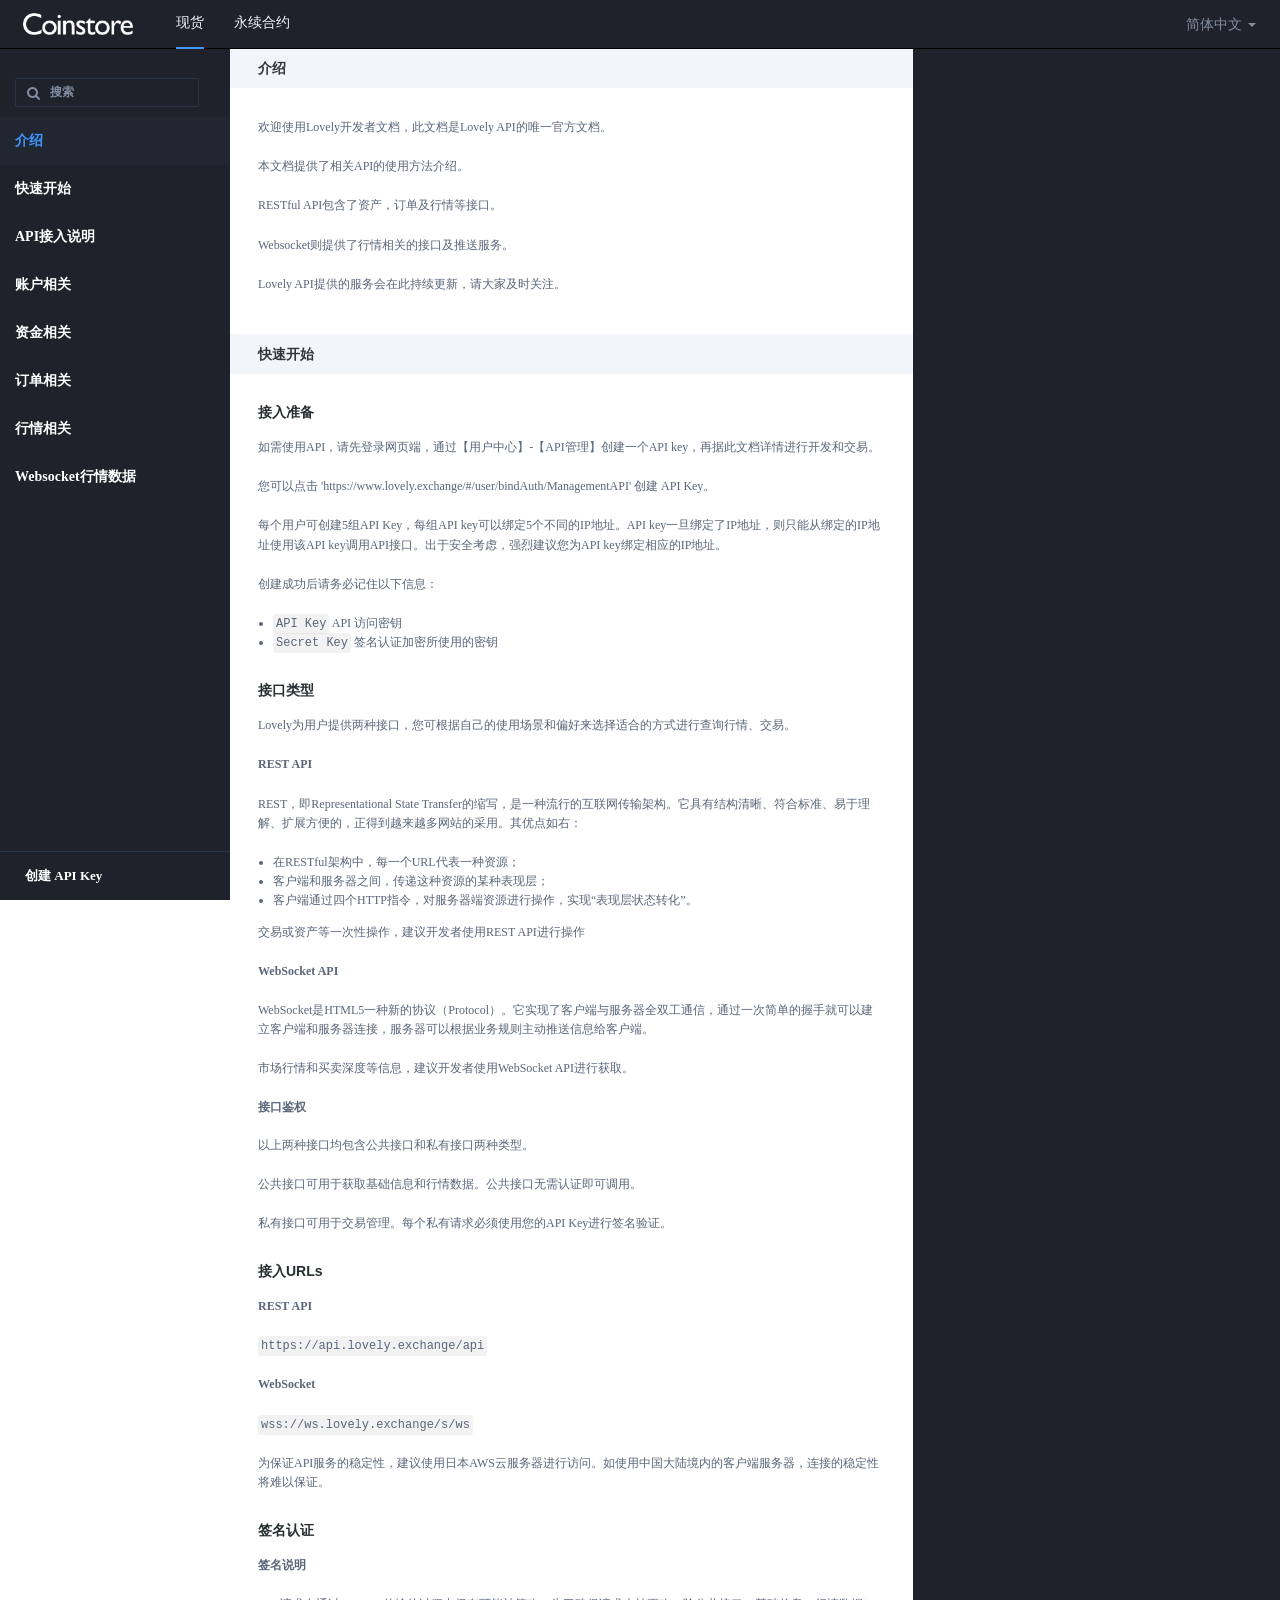
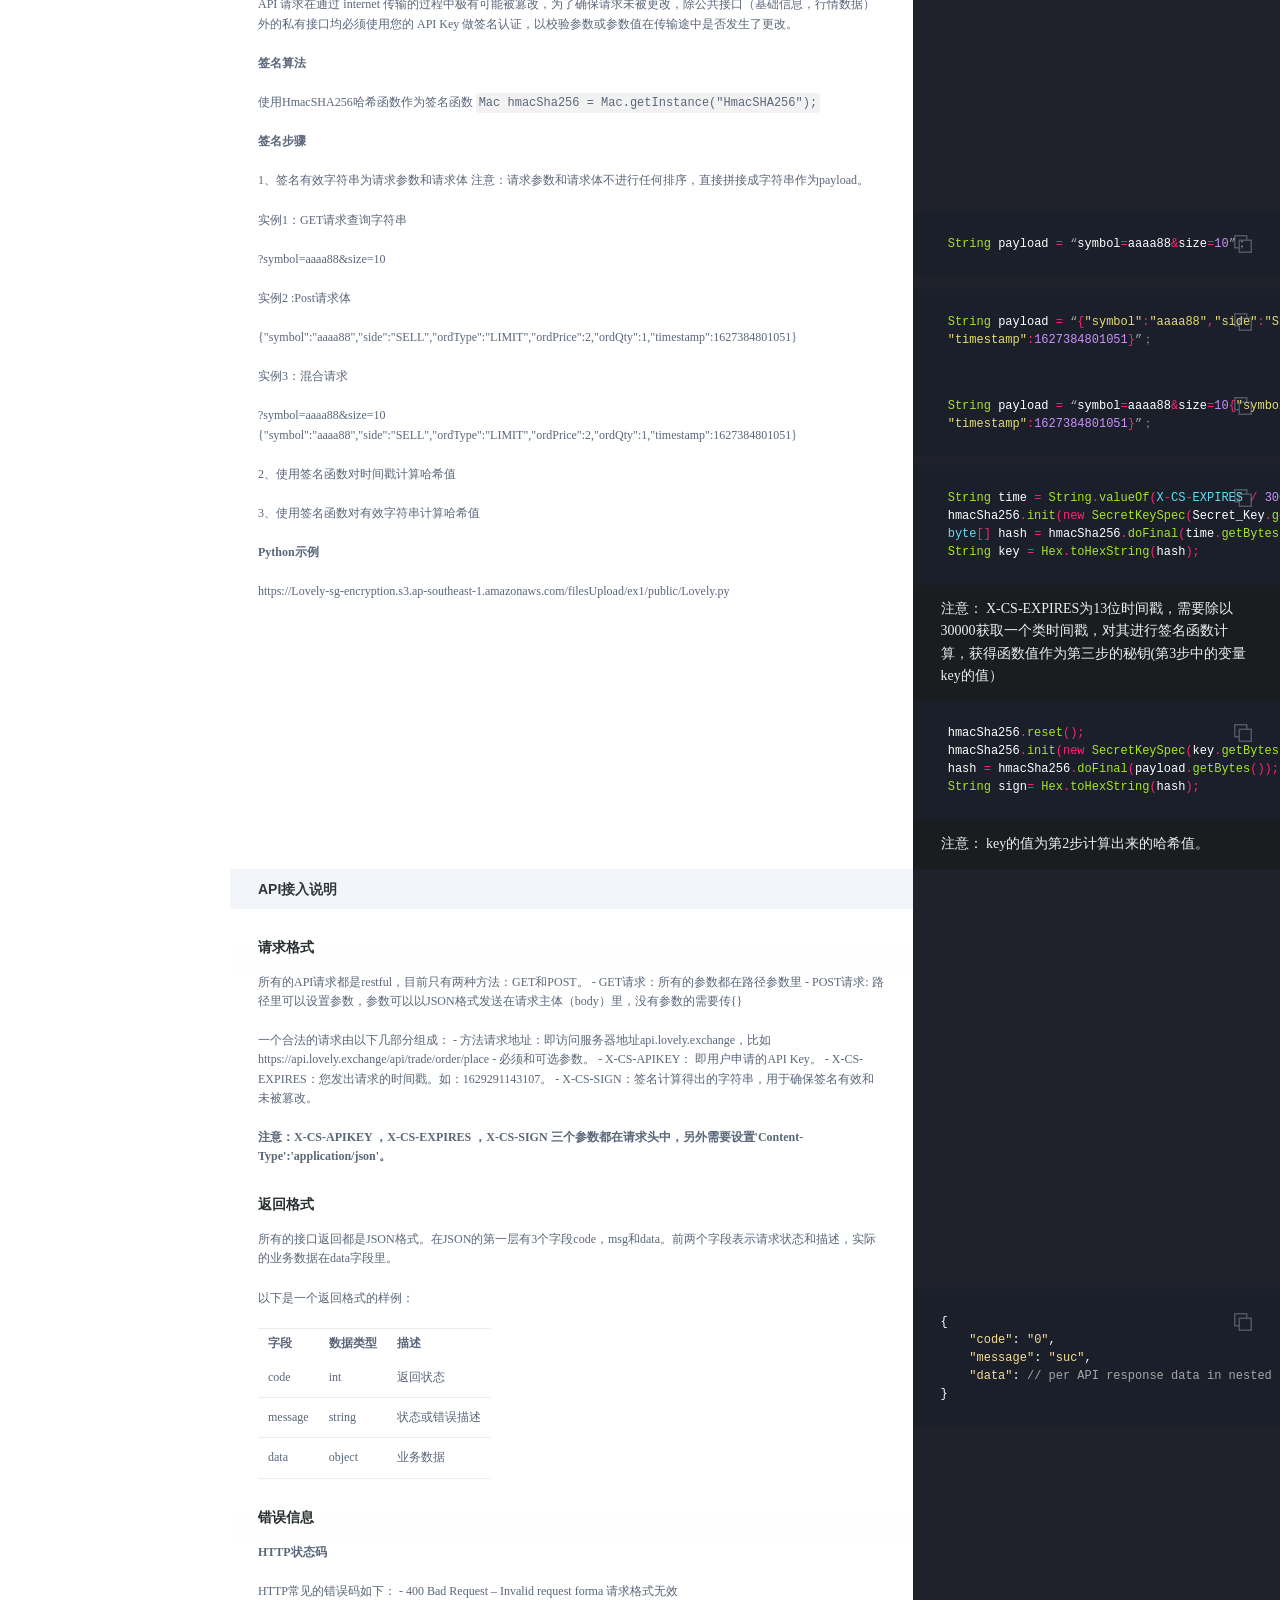
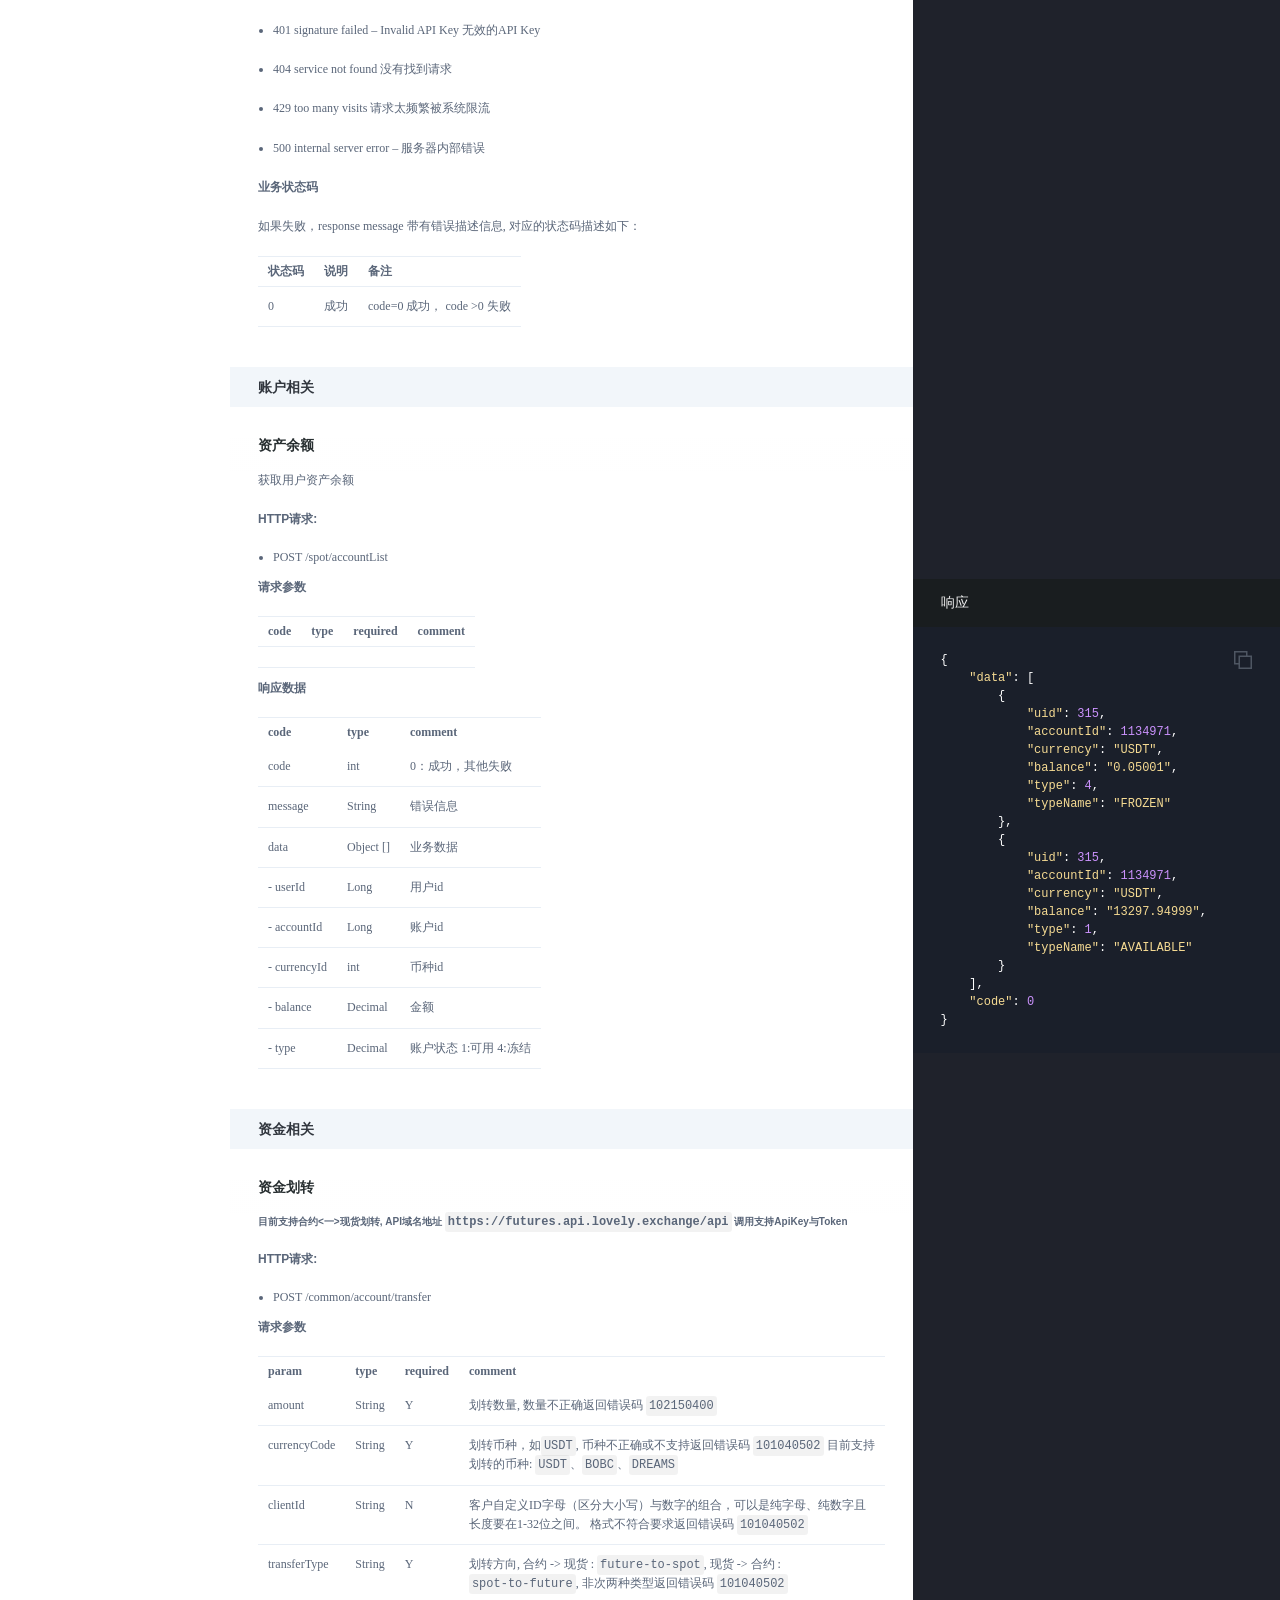
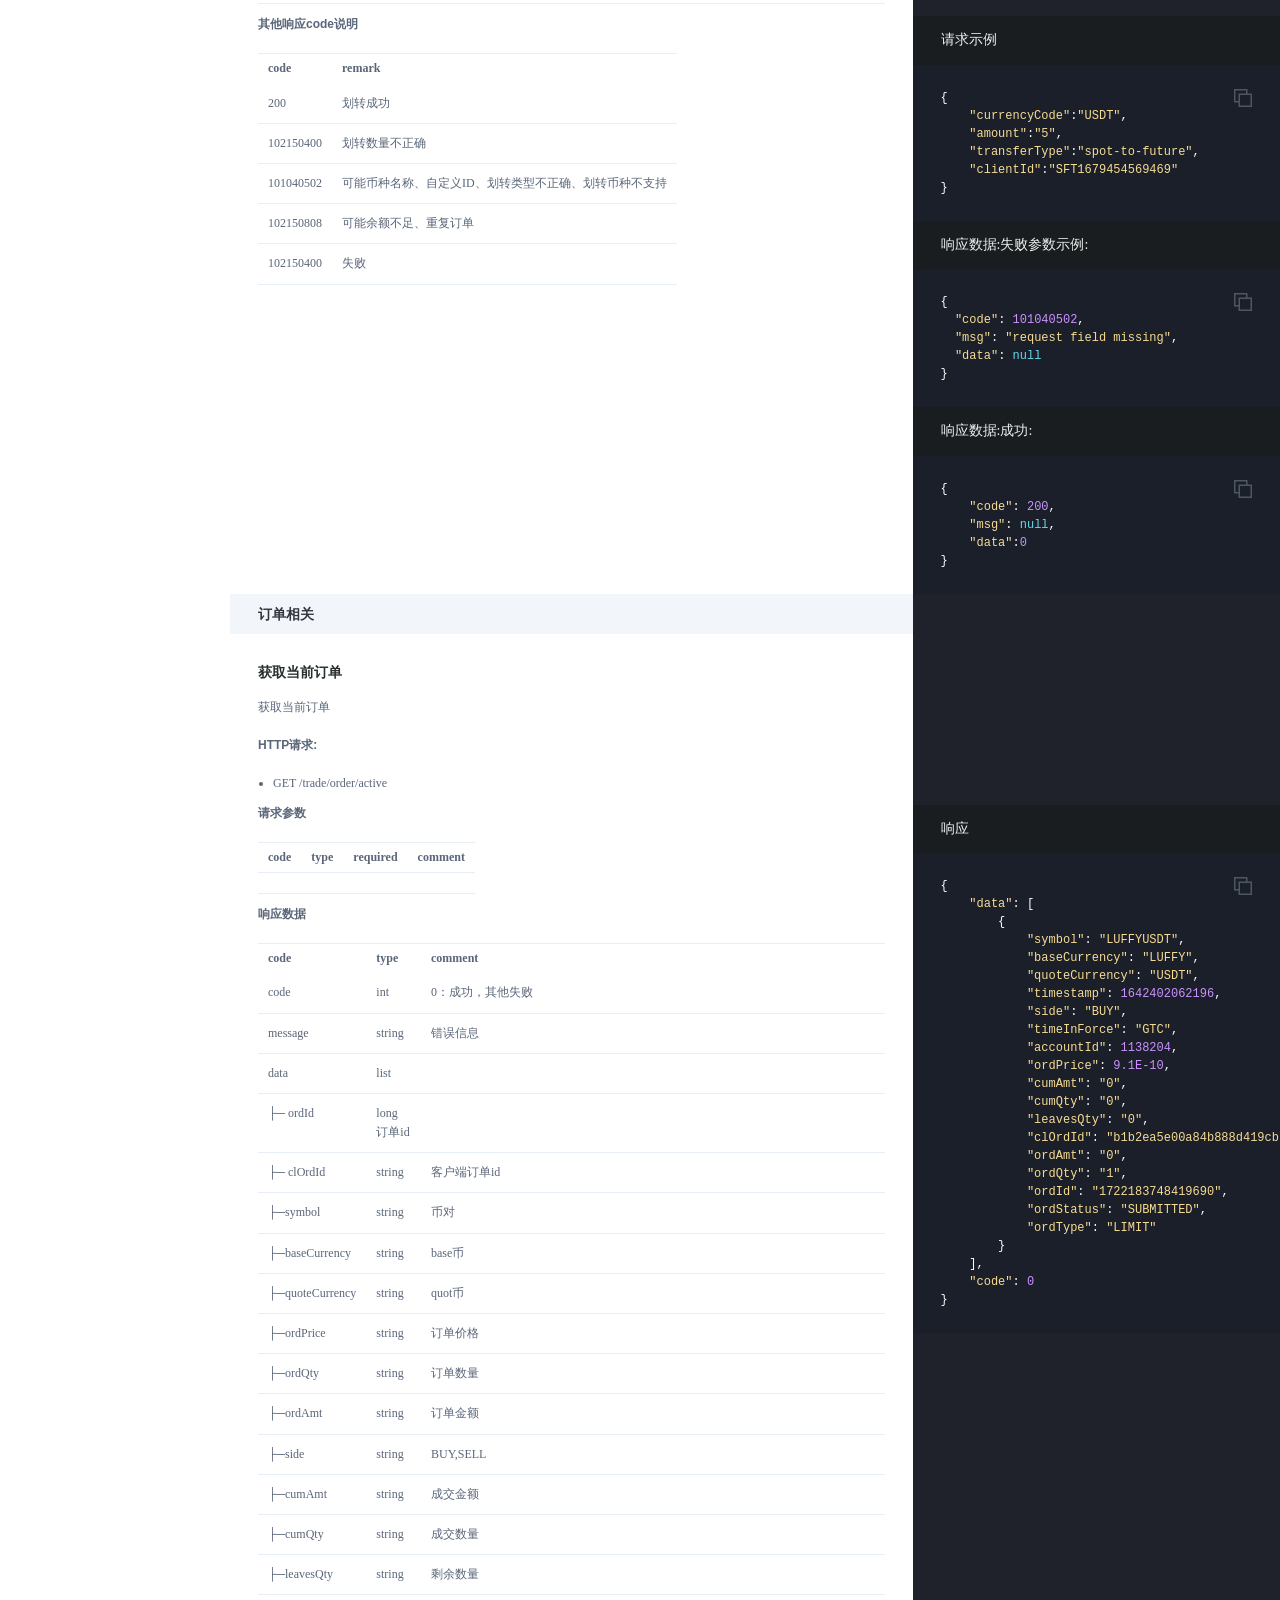
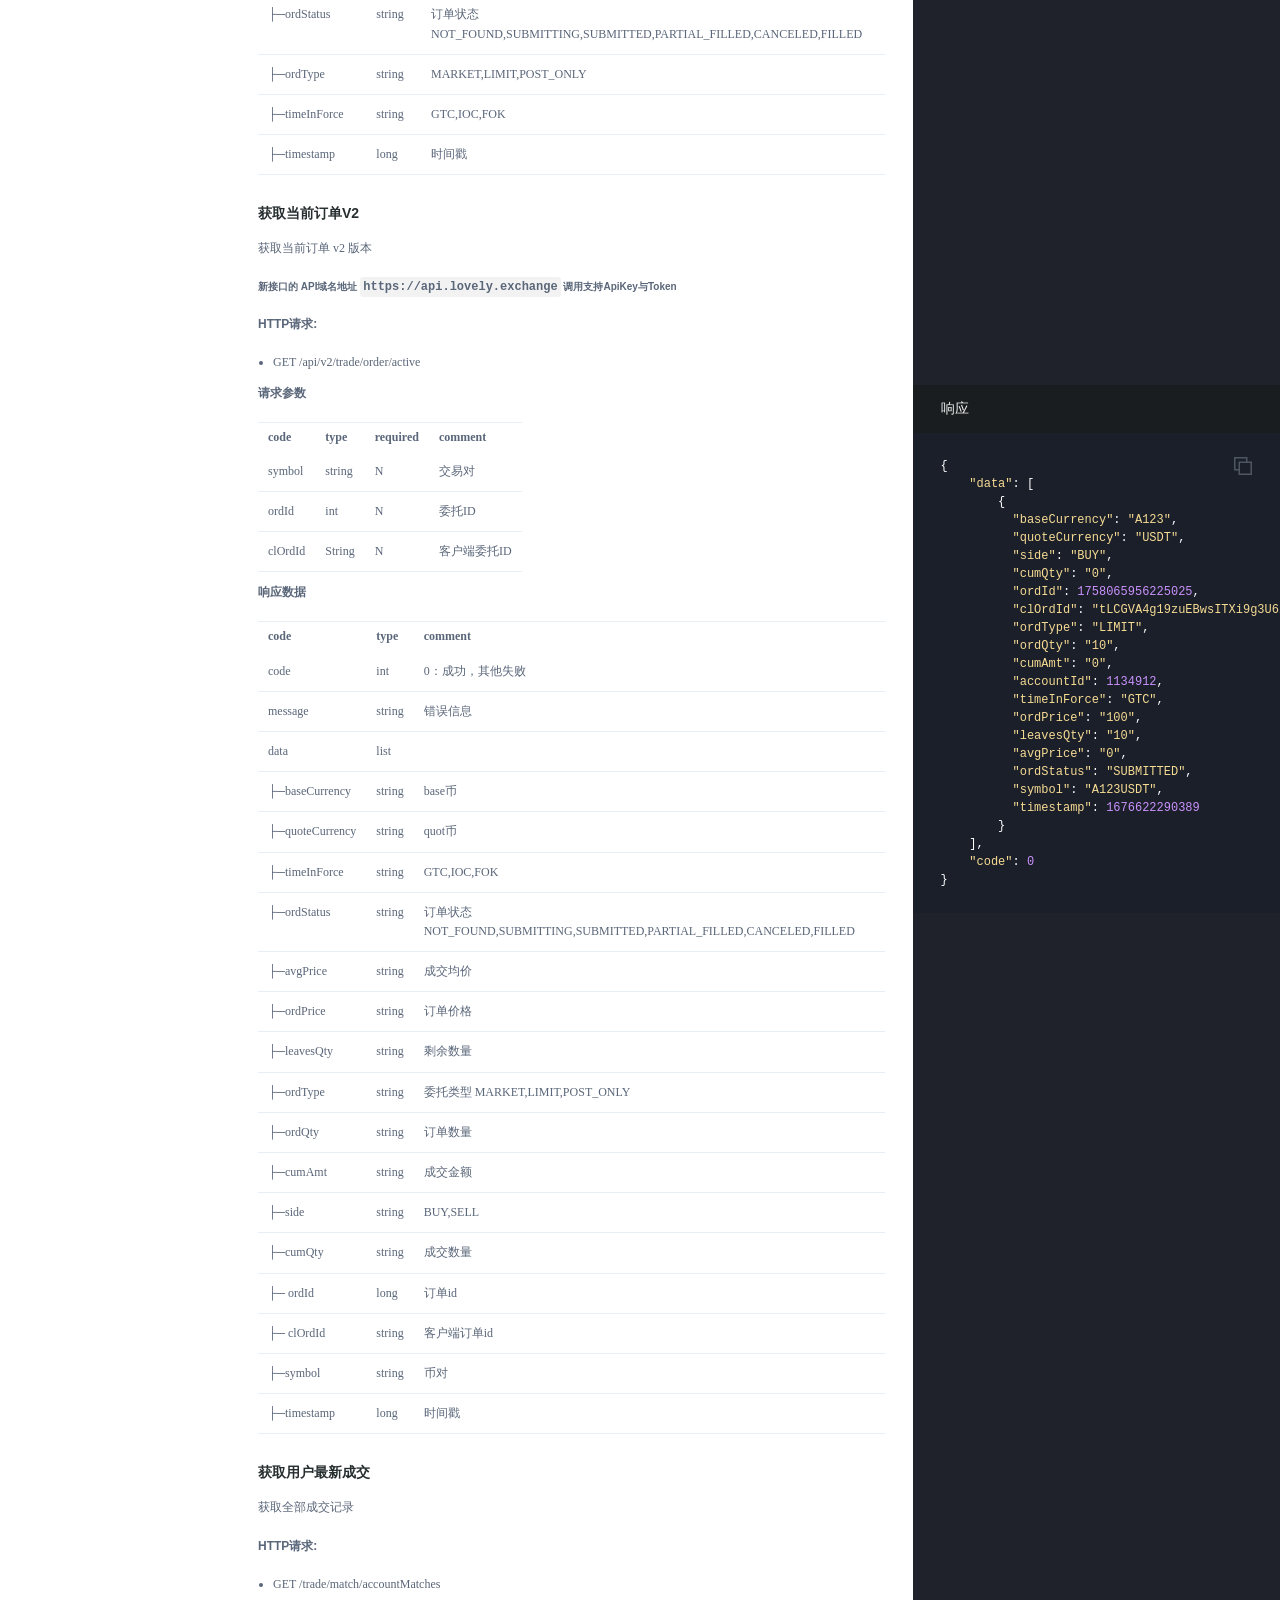
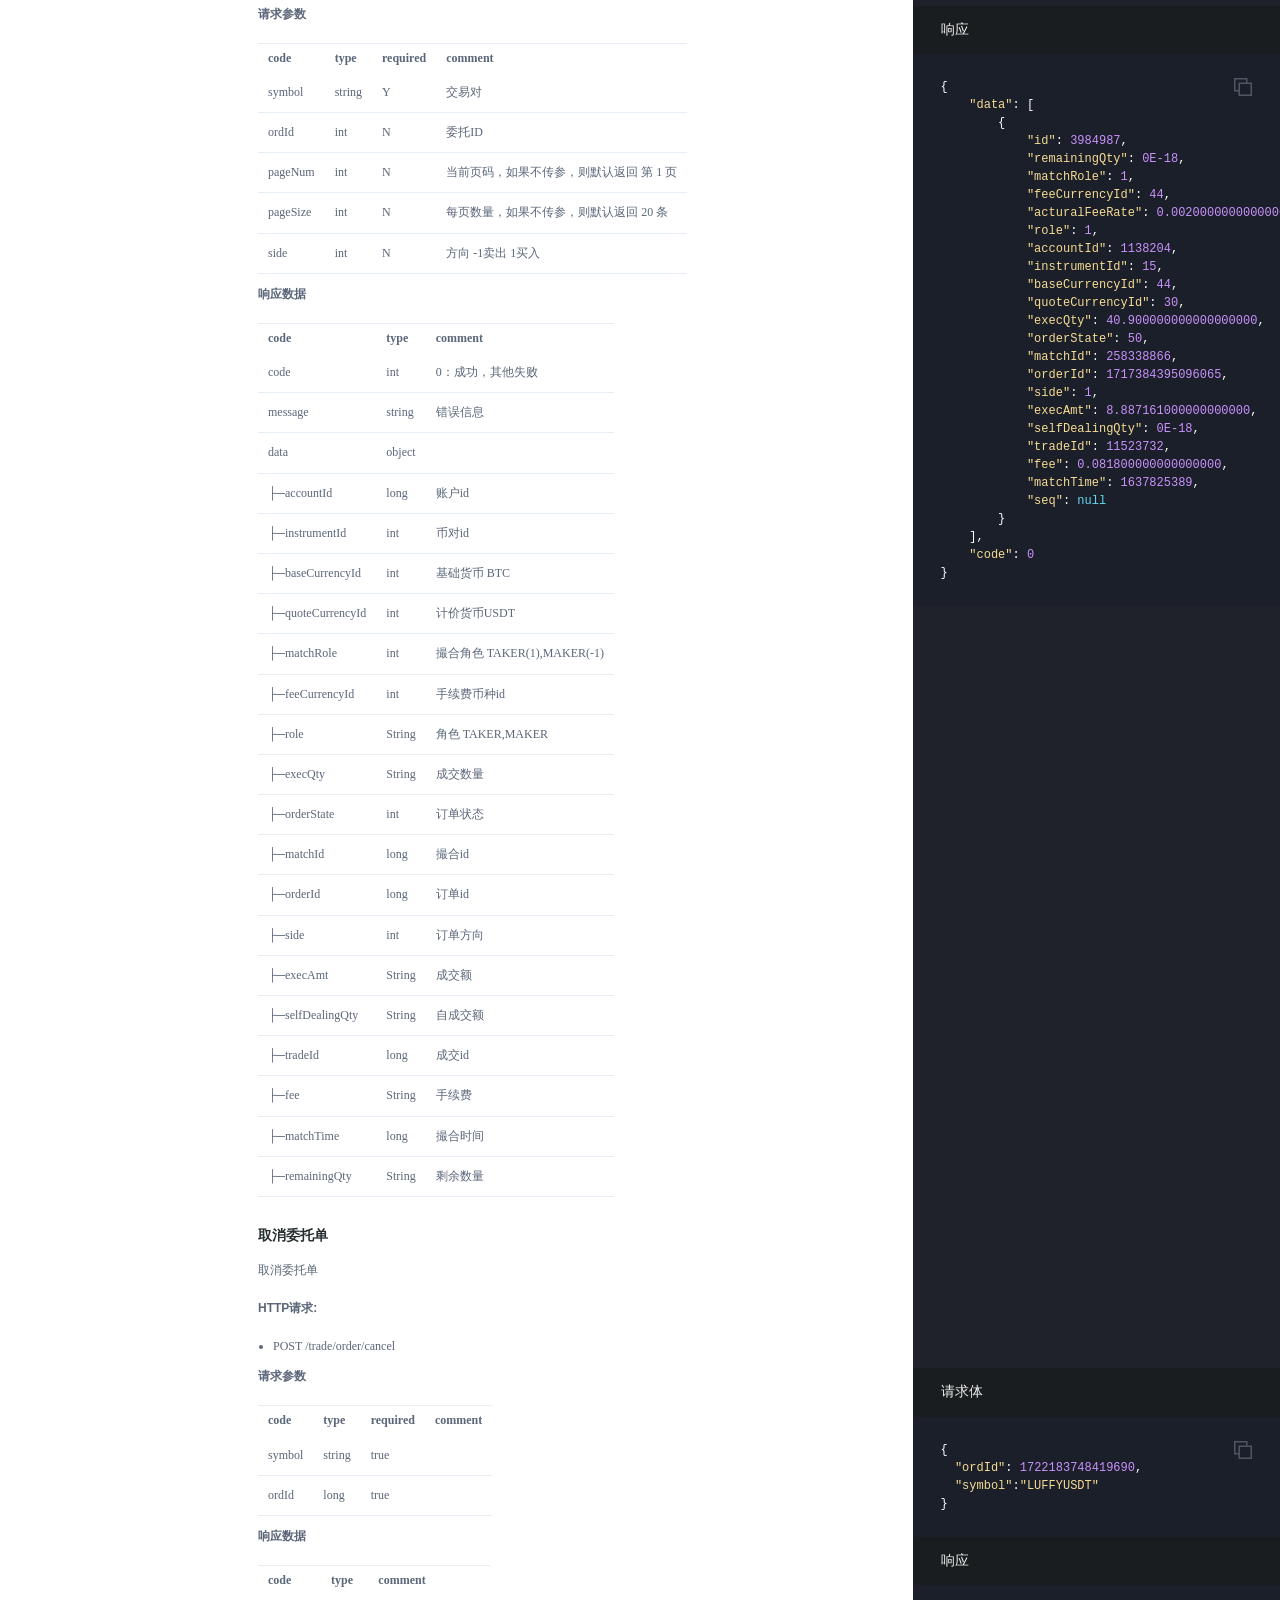
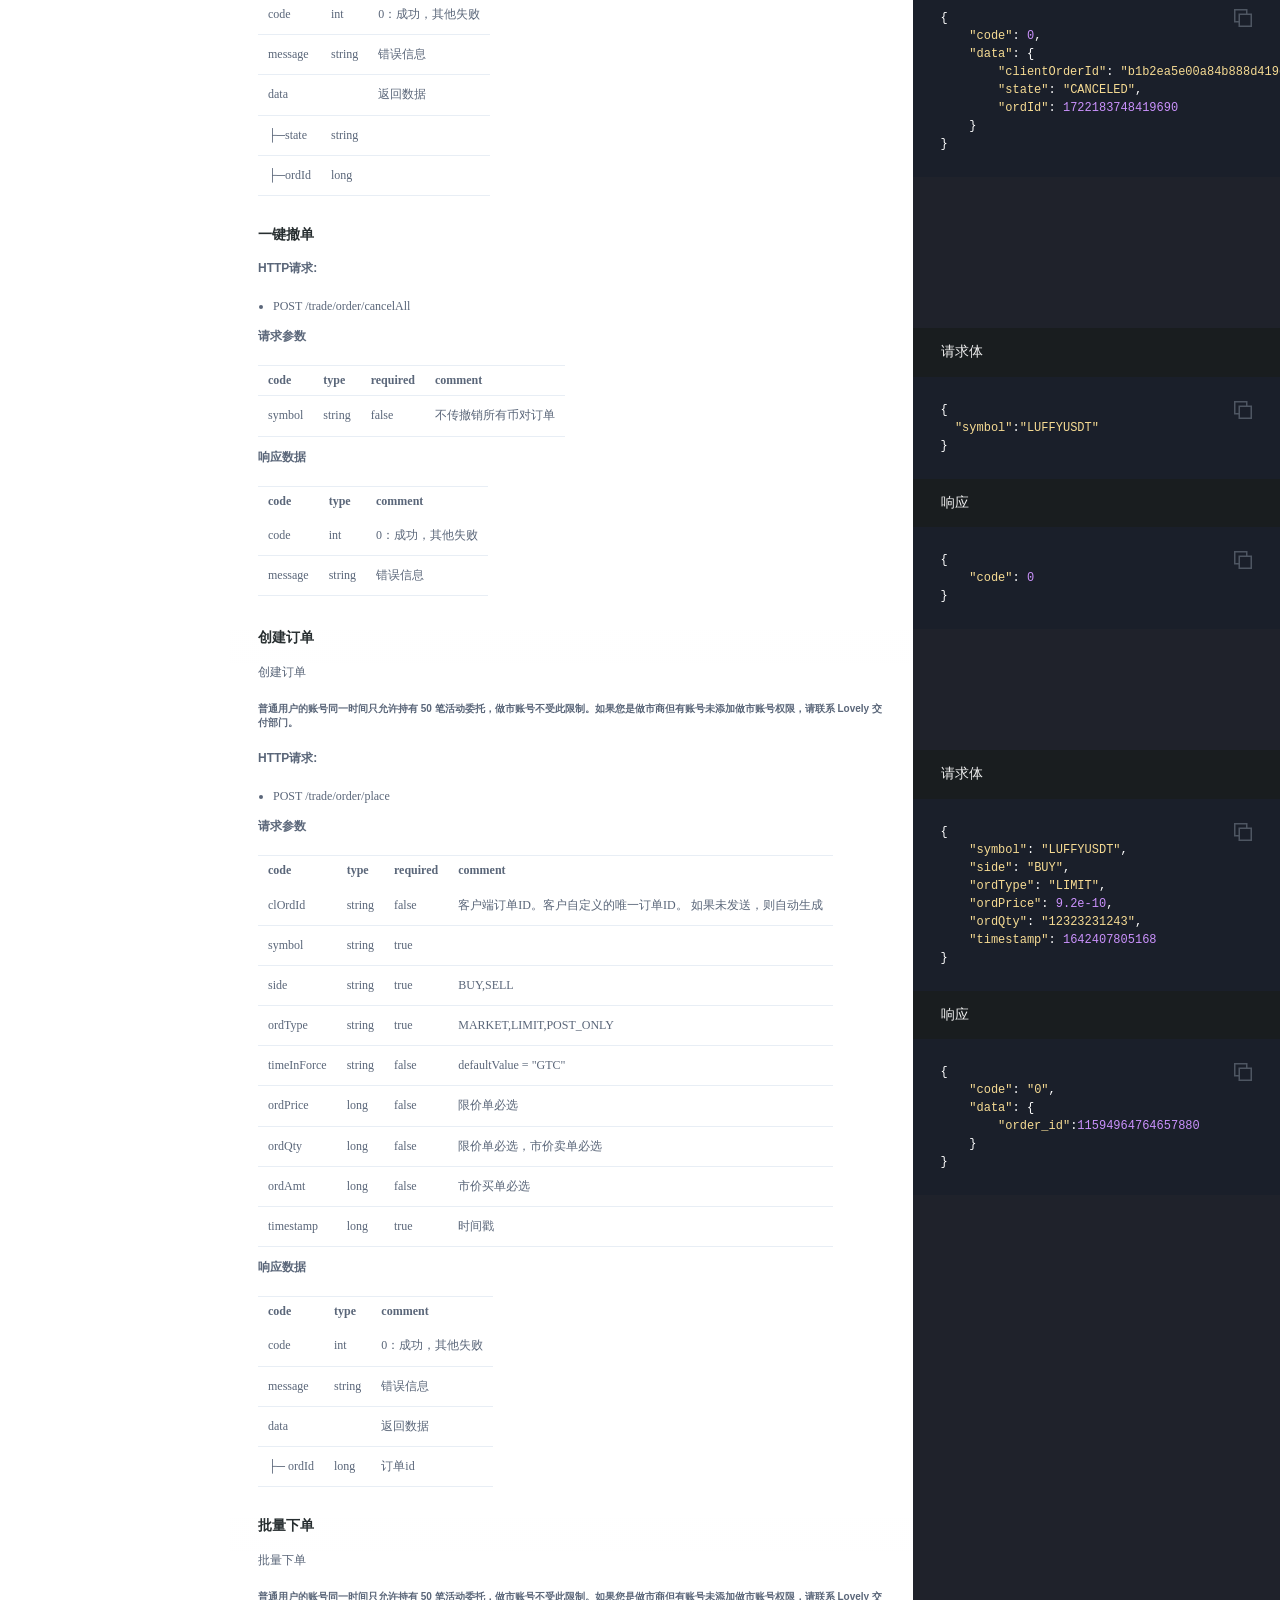
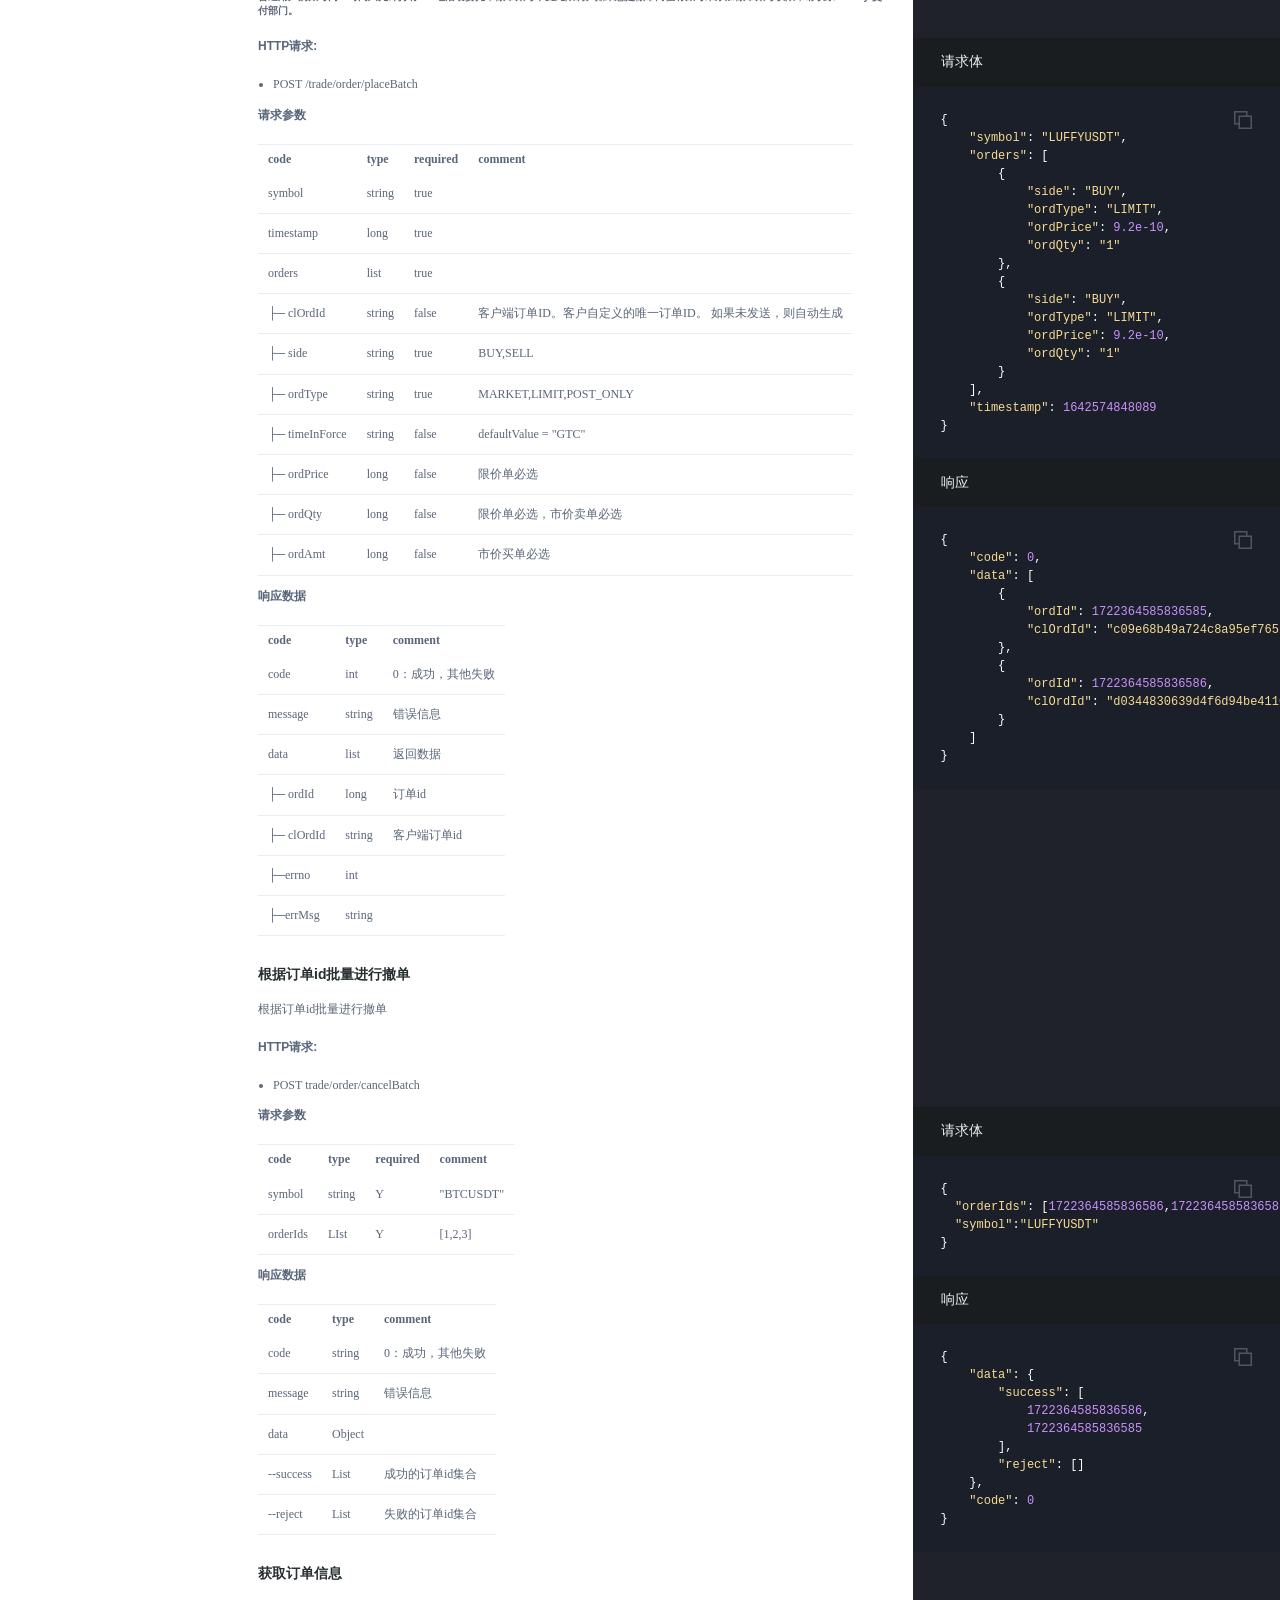
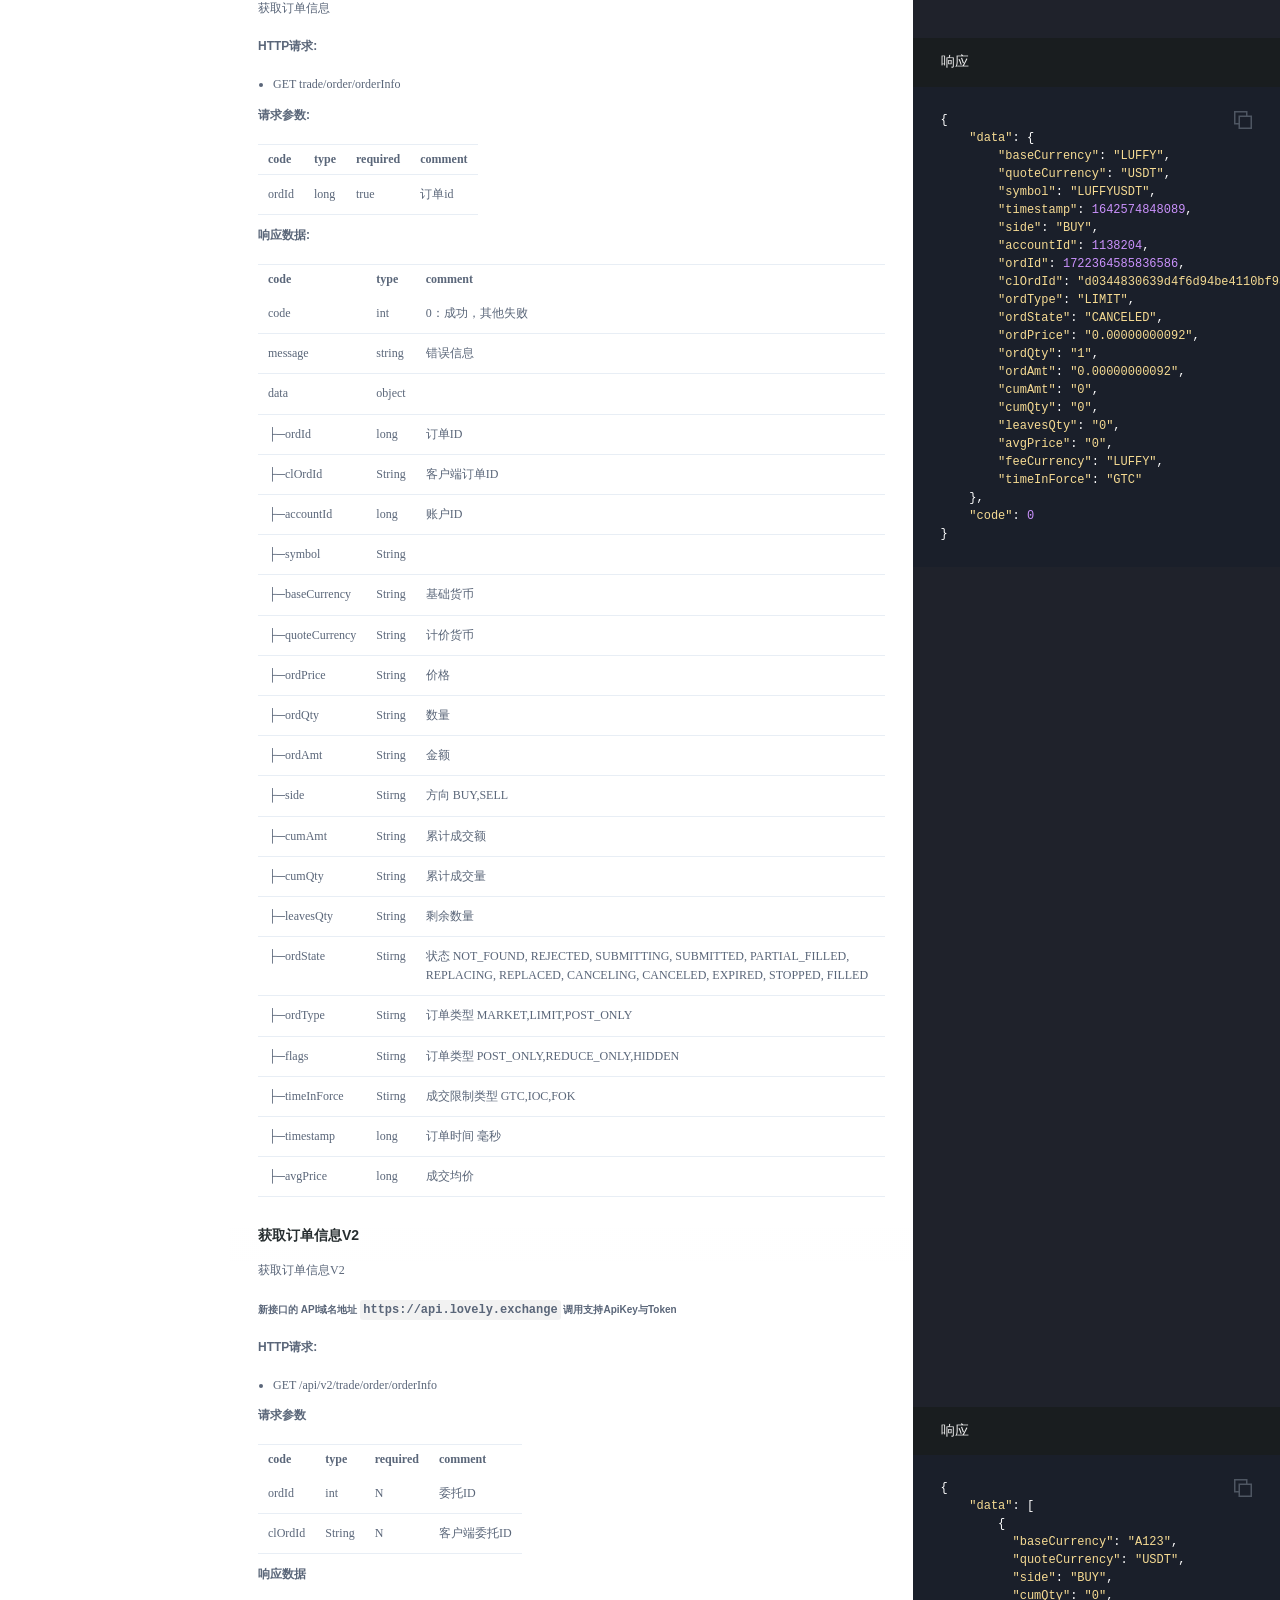
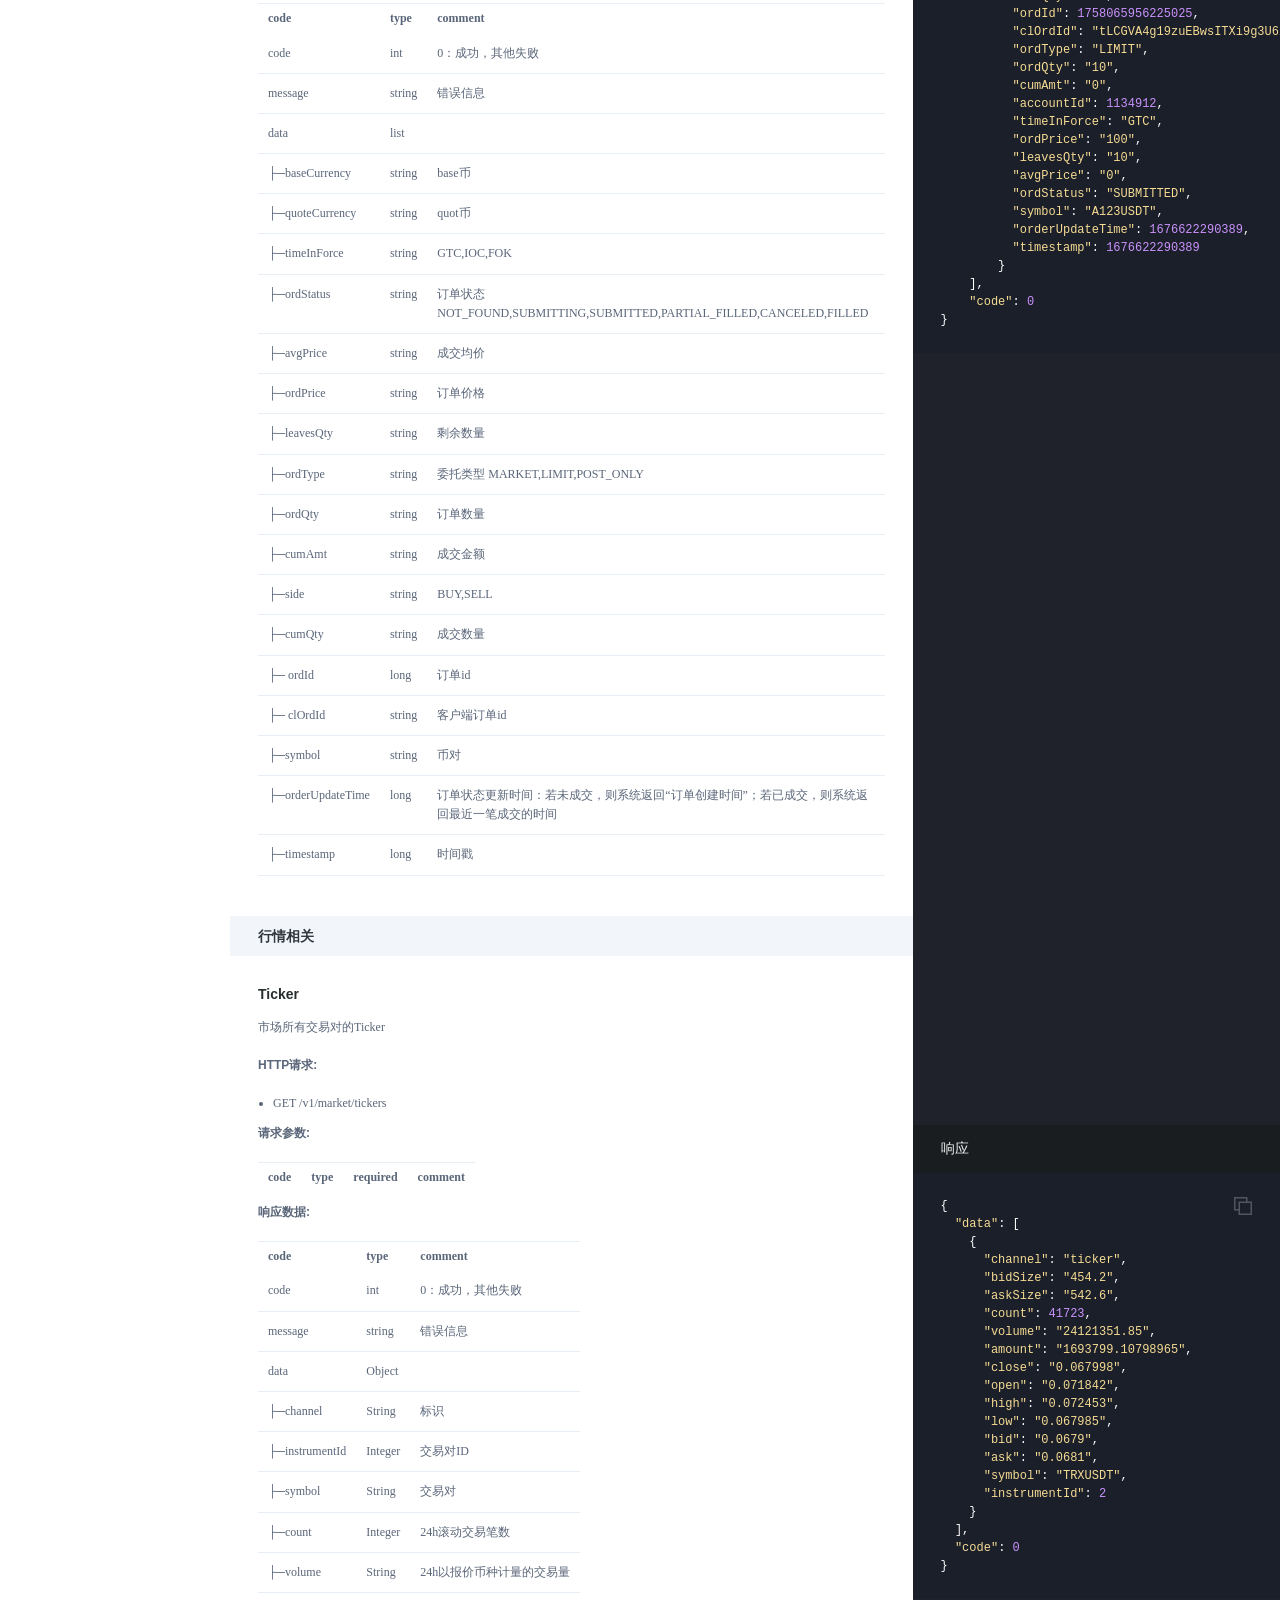
<file: cn/index.html>
<!doctype html>
<html>
  <head>
    <meta charset="utf-8">
    <meta content="IE=edge,chrome=1" http-equiv="X-UA-Compatible">
    <meta name="viewport" content="width=device-width, initial-scale=1, maximum-scale=1">
    <title>Lovely官方API文档</title>
    <link href="../images/favicon-lovely.ico" rel="icon" type="image/ico">
    <style media="screen">
      .highlight table td { padding: 5px; }
.highlight table pre { margin: 0; }
.highlight .gh {
  color: #999999;
}
.highlight .sr {
  color: #f6aa11;
}
.highlight .go {
  color: #888888;
}
.highlight .gp {
  color: #555555;
}
.highlight .gs {
}
.highlight .gu {
  color: #aaaaaa;
}
.highlight .nb {
  color: #f6aa11;
}
.highlight .cm {
  color: #75715e;
}
.highlight .cp {
  color: #75715e;
}
.highlight .c1 {
  color: #75715e;
}
.highlight .cs {
  color: #75715e;
}
.highlight .c, .highlight .ch, .highlight .cd, .highlight .cpf {
  color: #75715e;
}
.highlight .err {
  color: #960050;
}
.highlight .gr {
  color: #960050;
}
.highlight .gt {
  color: #960050;
}
.highlight .gd {
  color: #49483e;
}
.highlight .gi {
  color: #49483e;
}
.highlight .ge {
  color: #49483e;
}
.highlight .kc {
  color: #66d9ef;
}
.highlight .kd {
  color: #66d9ef;
}
.highlight .kr {
  color: #66d9ef;
}
.highlight .no {
  color: #66d9ef;
}
.highlight .kt {
  color: #66d9ef;
}
.highlight .mf {
  color: #ae81ff;
}
.highlight .mh {
  color: #ae81ff;
}
.highlight .il {
  color: #ae81ff;
}
.highlight .mi {
  color: #ae81ff;
}
.highlight .mo {
  color: #ae81ff;
}
.highlight .m, .highlight .mb, .highlight .mx {
  color: #ae81ff;
}
.highlight .sc {
  color: #ae81ff;
}
.highlight .se {
  color: #ae81ff;
}
.highlight .ss {
  color: #ae81ff;
}
.highlight .sd {
  color: #e6db74;
}
.highlight .s2 {
  color: #e6db74;
}
.highlight .sb {
  color: #e6db74;
}
.highlight .sh {
  color: #e6db74;
}
.highlight .si {
  color: #e6db74;
}
.highlight .sx {
  color: #e6db74;
}
.highlight .s1 {
  color: #e6db74;
}
.highlight .s, .highlight .sa, .highlight .dl {
  color: #e6db74;
}
.highlight .na {
  color: #a6e22e;
}
.highlight .nc {
  color: #a6e22e;
}
.highlight .nd {
  color: #a6e22e;
}
.highlight .ne {
  color: #a6e22e;
}
.highlight .nf, .highlight .fm {
  color: #a6e22e;
}
.highlight .vc {
  color: #ffffff;
}
.highlight .nn {
  color: #ffffff;
}
.highlight .ni {
  color: #ffffff;
}
.highlight .bp {
  color: #ffffff;
}
.highlight .vg {
  color: #ffffff;
}
.highlight .vi {
  color: #ffffff;
}
.highlight .nv, .highlight .vm {
  color: #ffffff;
}
.highlight .w {
  color: #ffffff;
}
.highlight {
  color: #ffffff;
}
.highlight .n, .highlight .py, .highlight .nx {
  color: #ffffff;
}
.highlight .nl {
  color: #f92672;
}
.highlight .ow {
  color: #f92672;
}
.highlight .nt {
  color: #f92672;
}
.highlight .k, .highlight .kv {
  color: #f92672;
}
.highlight .kn {
  color: #f92672;
}
.highlight .kp {
  color: #f92672;
}
.highlight .o {
  color: #f92672;
}
    </style>
    <style media="print">
      * {
        -webkit-transition:none!important;
        transition:none!important;
      }
      .highlight table td { padding: 5px; }
.highlight table pre { margin: 0; }
.highlight, .highlight .w {
  color: #586e75;
}
.highlight .err {
  color: #002b36;
  background-color: #dc322f;
}
.highlight .c, .highlight .ch, .highlight .cd, .highlight .cm, .highlight .cpf, .highlight .c1, .highlight .cs {
  color: #657b83;
}
.highlight .cp {
  color: #b58900;
}
.highlight .nt {
  color: #b58900;
}
.highlight .o, .highlight .ow {
  color: #93a1a1;
}
.highlight .p, .highlight .pi {
  color: #93a1a1;
}
.highlight .gi {
  color: #859900;
}
.highlight .gd {
  color: #dc322f;
}
.highlight .gh {
  color: #268bd2;
  background-color: #002b36;
  font-weight: bold;
}
.highlight .k, .highlight .kn, .highlight .kp, .highlight .kr, .highlight .kv {
  color: #6c71c4;
}
.highlight .kc {
  color: #cb4b16;
}
.highlight .kt {
  color: #cb4b16;
}
.highlight .kd {
  color: #cb4b16;
}
.highlight .s, .highlight .sa, .highlight .sb, .highlight .sc, .highlight .dl, .highlight .sd, .highlight .s2, .highlight .sh, .highlight .sx, .highlight .s1 {
  color: #859900;
}
.highlight .sr {
  color: #2aa198;
}
.highlight .si {
  color: #d33682;
}
.highlight .se {
  color: #d33682;
}
.highlight .nn {
  color: #b58900;
}
.highlight .nc {
  color: #b58900;
}
.highlight .no {
  color: #b58900;
}
.highlight .na {
  color: #268bd2;
}
.highlight .m, .highlight .mb, .highlight .mf, .highlight .mh, .highlight .mi, .highlight .il, .highlight .mo, .highlight .mx {
  color: #859900;
}
.highlight .ss {
  color: #859900;
}
    </style>
    <link href="../stylesheets/screen-297dc653.css" rel="stylesheet" media="screen" />
    <link href="../stylesheets/print-62a209d5.css" rel="stylesheet" media="print" />
      <script src="../javascripts/all-1decc47a.js"></script>

    <script>
      $(function() { setupCodeCopy(); });
    </script>
  </head>

  <body class="cn cn_index" data-languages="[]">
    <div class="header">
      <img src="../images/logo-b34a5437.png" class="logo" alt="" />
      <div class="tabs">
        <ul>
          <li class="active">
              <a href="index.html">
                现货
              </a>
          </li>
          <li class="">
            <a href="futures.html">
              永续合约
            </a>
          </li>
        </ul>
      </div>
      <div class="lang">
        <span>简体中文</span>
        <img src="../images/down-c11a96e5.png" class="down" alt="" />
        <ul class="lang-list">
         <li class="active">
            <a href="/cn">
              简体中文
            </a>
         </li>
         <li class="">
            <a href="/en">
              English
            </a>
         </li>
        </ul>
      </div>
    </div>
    <a href="#" id="nav-button">
      <span>
        <img src="../images/navbar-cad8cdcb.png" alt="" />
      </span>
    </a>
    <div class="toc-wrapper">
        <div class="search">
          <input type="text" class="search" id="input-search" placeholder="搜索">
        </div>
        <ul class="search-results"></ul>
      <ul id="toc" class="toc-list-h1">
          <li>
            <a href="#45fa4e00db" class="toc-h1 toc-link" data-title="介绍">介绍</a>
          </li>
          <li>
            <a href="#9e033de16f" class="toc-h1 toc-link" data-title="快速开始">快速开始</a>
              <ul class="toc-list-h2">
                  <li>
                    <a href="#c1ae0a8486" class="toc-h2 toc-link" data-title="接入准备">接入准备</a>
                  </li>
                  <li>
                    <a href="#5076603a3e" class="toc-h2 toc-link" data-title="接口类型">接口类型</a>
                  </li>
                  <li>
                    <a href="#urls" class="toc-h2 toc-link" data-title="接入URLs">接入URLs</a>
                  </li>
                  <li>
                    <a href="#586f3bcbf4" class="toc-h2 toc-link" data-title="签名认证"><span id="a4">签名认证</span></a>
                  </li>
              </ul>
          </li>
          <li>
            <a href="#api" class="toc-h1 toc-link" data-title="API接入说明">API接入说明</a>
              <ul class="toc-list-h2">
                  <li>
                    <a href="#5b7654a66a" class="toc-h2 toc-link" data-title="请求格式"><span id="a3">请求格式</span></a>
                  </li>
                  <li>
                    <a href="#3ee119c599" class="toc-h2 toc-link" data-title="返回格式"><span id="a3">返回格式</span></a>
                  </li>
                  <li>
                    <a href="#a38a81c9d5" class="toc-h2 toc-link" data-title="错误信息">错误信息</a>
                  </li>
              </ul>
          </li>
          <li>
            <a href="#2a0d0be224" class="toc-h1 toc-link" data-title="账户相关">账户相关</a>
              <ul class="toc-list-h2">
                  <li>
                    <a href="#7c2f2901d7" class="toc-h2 toc-link" data-title="资产余额"><span id="1">资产余额</span></a>
                  </li>
              </ul>
          </li>
          <li>
            <a href="#6631e26181" class="toc-h1 toc-link" data-title="资金相关">资金相关</a>
              <ul class="toc-list-h2">
                  <li>
                    <a href="#05cec30dc0" class="toc-h2 toc-link" data-title="资金划转"><span id="2">资金划转</span></a>
                  </li>
              </ul>
          </li>
          <li>
            <a href="#96a5882bf8" class="toc-h1 toc-link" data-title="订单相关">订单相关</a>
              <ul class="toc-list-h2">
                  <li>
                    <a href="#2152241f96" class="toc-h2 toc-link" data-title="获取当前订单"><span id="2">获取当前订单</span></a>
                  </li>
                  <li>
                    <a href="#v2" class="toc-h2 toc-link" data-title="获取当前订单V2"><span id="3">获取当前订单V2</span></a>
                  </li>
                  <li>
                    <a href="#8b3c19df49" class="toc-h2 toc-link" data-title="获取用户最新成交"><span id="3">获取用户最新成交</span></a>
                  </li>
                  <li>
                    <a href="#debd6c0464" class="toc-h2 toc-link" data-title="取消委托单"><span id="4">取消委托单</span></a>
                  </li>
                  <li>
                    <a href="#caef340d80" class="toc-h2 toc-link" data-title="一键撤单"><span id="5">一键撤单</span></a>
                  </li>
                  <li>
                    <a href="#df83685cc8" class="toc-h2 toc-link" data-title="创建订单"><span id="6">创建订单</span></a>
                  </li>
                  <li>
                    <a href="#77aaf08979" class="toc-h2 toc-link" data-title="批量下单"><span id="13">批量下单</span></a>
                  </li>
                  <li>
                    <a href="#id" class="toc-h2 toc-link" data-title="根据订单id批量进行撤单"><span id="27">根据订单id批量进行撤单</span></a>
                  </li>
                  <li>
                    <a href="#8b5706bd64" class="toc-h2 toc-link" data-title="获取订单信息"><span id="14">获取订单信息</span></a>
                  </li>
                  <li>
                    <a href="#v2-2" class="toc-h2 toc-link" data-title="获取订单信息V2"><span id="15">获取订单信息V2</span></a>
                  </li>
              </ul>
          </li>
          <li>
            <a href="#43ee760de5" class="toc-h1 toc-link" data-title="行情相关">行情相关</a>
              <ul class="toc-list-h2">
                  <li>
                    <a href="#ticker" class="toc-h2 toc-link" data-title="Ticker"><span id="7">Ticker</span></a>
                  </li>
                  <li>
                    <a href="#cf51bf082d" class="toc-h2 toc-link" data-title="获取深度"><span id="7">获取深度</span></a>
                  </li>
                  <li>
                    <a href="#k" class="toc-h2 toc-link" data-title="获取K线"><span id="7">获取K线</span></a>
                  </li>
                  <li>
                    <a href="#586cd0d257" class="toc-h2 toc-link" data-title="最新成交"><span id="7">最新成交</span></a>
                  </li>
                  <li>
                    <a href="#1a3223149b" class="toc-h2 toc-link" data-title="获取所有交易对最新价格"><span id="7">获取所有交易对最新价格</span></a>
                  </li>
              </ul>
          </li>
          <li>
            <a href="#websocket" class="toc-h1 toc-link" data-title="Websocket行情数据">Websocket行情数据</a>
              <ul class="toc-list-h2">
                  <li>
                    <a href="#36d1a17821" class="toc-h2 toc-link" data-title="简介"><strong>简介</strong></a>
                  </li>
                  <li>
                    <a href="#61d816b5c6" class="toc-h2 toc-link" data-title="实时订阅/取消数据流"><strong>实时订阅/取消数据流</strong></a>
                  </li>
                  <li>
                    <a href="#04e6f7872c" class="toc-h2 toc-link" data-title="逐笔交易"><strong>逐笔交易</strong></a>
                  </li>
                  <li>
                    <a href="#k-streams" class="toc-h2 toc-link" data-title="K线 Streams"><strong>K线 Streams</strong></a>
                  </li>
                  <li>
                    <a href="#k-request" class="toc-h2 toc-link" data-title="K线 Request"><strong>K线 Request</strong></a>
                  </li>
                  <li>
                    <a href="#symbol-ticker" class="toc-h2 toc-link" data-title="按 Symbol 的 Ticker信息"><strong>按 Symbol 的 Ticker信息</strong></a>
                  </li>
                  <li>
                    <a href="#b98f66bf84" class="toc-h2 toc-link" data-title="深度信息"><strong>深度信息</strong></a>
                  </li>
                  <li>
                    <a href="#0de2270bc5" class="toc-h2 toc-link" data-title="登陆"><strong>登陆</strong></a>
                  </li>
                  <li>
                    <a href="#2f616316f3" class="toc-h2 toc-link" data-title="账户"><strong>账户</strong></a>
                  </li>
                  <li>
                    <a href="#500beb389a" class="toc-h2 toc-link" data-title="成交订单"><strong>成交订单</strong></a>
                  </li>
                  <li>
                    <a href="#42702c21cd" class="toc-h2 toc-link" data-title="字典"><strong>字典</strong></a>
                  </li>
              </ul>
          </li>
        <li class="create_api"><a target="_blank" href="https://www.lovely.exchange/#/user/bindAuth/ManagementAPI">创建 API Key</a></li>
      </ul>
    </div>
    <div class="page-wrapper">
      <div class="dark-box"></div>
      <div class="content">
        <h1 id='45fa4e00db'>介绍</h1>
<p>欢迎使用Lovely开发者文档，此文档是Lovely API的唯一官方文档。</p>

<p>本文档提供了相关API的使用方法介绍。</p>

<p>RESTful API包含了资产，订单及行情等接口。</p>

<p>Websocket则提供了行情相关的接口及推送服务。</p>

<p>Lovely API提供的服务会在此持续更新，请大家及时关注。</p>
<h1 id='9e033de16f'>快速开始</h1><h2 id='c1ae0a8486'>接入准备</h2>
<p>如需使用API，请先登录网页端，通过【用户中心】-【API管理】创建一个API key，再据此文档详情进行开发和交易。</p>

<p>您可以点击 &#39;https://www.lovely.exchange/#/user/bindAuth/ManagementAPI&#39; 创建 API Key。</p>

<p>每个用户可创建5组API Key，每组API key可以绑定5个不同的IP地址。API key一旦绑定了IP地址，则只能从绑定的IP地址使用该API key调用API接口。出于安全考虑，强烈建议您为API key绑定相应的IP地址。</p>

<p>创建成功后请务必记住以下信息：</p>

<ul>
<li><code>API Key</code>  API 访问密钥</li>
<li><code>Secret Key</code> 签名认证加密所使用的密钥</li>
</ul>
<h2 id='5076603a3e'>接口类型</h2>
<p>Lovely为用户提供两种接口，您可根据自己的使用场景和偏好来选择适合的方式进行查询行情、交易。</p>

<p><strong>REST API</strong></p>

<p>REST，即Representational State Transfer的缩写，是一种流行的互联网传输架构。它具有结构清晰、符合标准、易于理解、扩展方便的，正得到越来越多网站的采用。其优点如右：</p>

<ul>
<li>在RESTful架构中，每一个URL代表一种资源；</li>
<li>客户端和服务器之间，传递这种资源的某种表现层；</li>
<li>客户端通过四个HTTP指令，对服务器端资源进行操作，实现“表现层状态转化”。 </li>
</ul>

<p>交易或资产等一次性操作，建议开发者使用REST API进行操作</p>

<p><strong>WebSocket API</strong></p>

<p>WebSocket是HTML5一种新的协议（Protocol）。它实现了客户端与服务器全双工通信，通过一次简单的握手就可以建立客户端和服务器连接，服务器可以根据业务规则主动推送信息给客户端。</p>

<p>市场行情和买卖深度等信息，建议开发者使用WebSocket API进行获取。</p>
<h3 id='2ac5e3c5f6'>接口鉴权</h3>
<p>以上两种接口均包含公共接口和私有接口两种类型。</p>

<p>公共接口可用于获取基础信息和行情数据。公共接口无需认证即可调用。</p>

<p>私有接口可用于交易管理。每个私有请求必须使用您的API Key进行签名验证。</p>
<h2 id='urls'>接入URLs</h2>
<p><strong>REST API</strong></p>

<p><code>https://api.lovely.exchange/api</code></p>

<p><strong>WebSocket</strong></p>

<p><code>wss://ws.lovely.exchange/s/ws</code></p>

<p>为保证API服务的稳定性，建议使用日本AWS云服务器进行访问。如使用中国大陆境内的客户端服务器，连接的稳定性将难以保证。</p>
<h2 id='586f3bcbf4'><span id="a4">签名认证</span></h2>
<p><strong>签名说明</strong></p>

<p>API 请求在通过 internet 传输的过程中极有可能被篡改，为了确保请求未被更改，除公共接口（基础信息，行情数据）外的私有接口均必须使用您的 API Key 做签名认证，以校验参数或参数值在传输途中是否发生了更改。</p>

<p><strong>签名算法</strong></p>

<p>使用HmacSHA256哈希函数作为签名函数
<code>
Mac hmacSha256 = Mac.getInstance(&quot;HmacSHA256&quot;);
</code></p>

<p><strong>签名步骤</strong></p>

<p>1、签名有效字符串为请求参数和请求体
注意：请求参数和请求体不进行任何排序，直接拼接成字符串作为payload。</p>
<div class="highlight"><pre class="highlight java tab-java"><code> <span class="nc">String</span> <span class="n">payload</span> <span class="o">=</span> <span class="err">“</span><span class="n">symbol</span><span class="o">=</span><span class="n">aaaa88</span><span class="o">&amp;</span><span class="n">size</span><span class="o">=</span><span class="mi">10</span><span class="err">”；</span>
</code></pre></div>
<p>实例1：GET请求查询字符串</p>

<p>?symbol=aaaa88&amp;size=10</p>
<div class="highlight"><pre class="highlight java tab-java"><code> <span class="nc">String</span> <span class="n">payload</span> <span class="o">=</span> <span class="err">“</span><span class="o">{</span><span class="s">"symbol"</span><span class="o">:</span><span class="s">"aaaa88"</span><span class="o">,</span><span class="s">"side"</span><span class="o">:</span><span class="s">"SELL"</span><span class="o">,</span><span class="s">"ordType"</span><span class="o">:</span><span class="s">"LIMIT"</span><span class="o">,</span><span class="s">"ordPrice"</span><span class="o">:</span><span class="mi">2</span><span class="o">,</span><span class="s">"ordQty"</span><span class="o">:</span><span class="mi">1</span><span class="o">,</span>
 <span class="s">"timestamp"</span><span class="o">:</span><span class="mi">1627384801051</span><span class="o">}</span><span class="err">”；</span>
</code></pre></div>
<p>实例2 :Post请求体</p>

<p>{&quot;symbol&quot;:&quot;aaaa88&quot;,&quot;side&quot;:&quot;SELL&quot;,&quot;ordType&quot;:&quot;LIMIT&quot;,&quot;ordPrice&quot;:2,&quot;ordQty&quot;:1,&quot;timestamp&quot;:1627384801051}</p>
<div class="highlight"><pre class="highlight java tab-java"><code> <span class="nc">String</span> <span class="n">payload</span> <span class="o">=</span> <span class="err">“</span><span class="n">symbol</span><span class="o">=</span><span class="n">aaaa88</span><span class="o">&amp;</span><span class="n">size</span><span class="o">=</span><span class="mi">10</span><span class="o">{</span><span class="s">"symbol"</span><span class="o">:</span><span class="s">"aaaa88"</span><span class="o">,</span><span class="s">"side"</span><span class="o">:</span><span class="s">"SELL"</span><span class="o">,</span><span class="s">"ordType"</span><span class="o">:</span><span class="s">"LIMIT"</span><span class="o">,</span><span class="s">"ordPrice"</span><span class="o">:</span><span class="mi">2</span><span class="o">,</span><span class="s">"ordQty"</span><span class="o">:</span><span class="mi">1</span><span class="o">,</span>
 <span class="s">"timestamp"</span><span class="o">:</span><span class="mi">1627384801051</span><span class="o">}</span><span class="err">”；</span>
</code></pre></div>
<p>实例3：混合请求</p>

<p>?symbol=aaaa88&amp;size=10
 {&quot;symbol&quot;:&quot;aaaa88&quot;,&quot;side&quot;:&quot;SELL&quot;,&quot;ordType&quot;:&quot;LIMIT&quot;,&quot;ordPrice&quot;:2,&quot;ordQty&quot;:1,&quot;timestamp&quot;:1627384801051}</p>
<div class="highlight"><pre class="highlight java tab-java"><code> <span class="nc">String</span> <span class="n">time</span> <span class="o">=</span> <span class="nc">String</span><span class="o">.</span><span class="na">valueOf</span><span class="o">(</span><span class="no">X</span><span class="o">-</span><span class="no">CS</span><span class="o">-</span><span class="no">EXPIRES</span> <span class="o">/</span> <span class="mi">30000</span><span class="o">);</span>
 <span class="n">hmacSha256</span><span class="o">.</span><span class="na">init</span><span class="o">(</span><span class="k">new</span> <span class="nc">SecretKeySpec</span><span class="o">(</span><span class="n">Secret_Key</span><span class="o">.</span><span class="na">getBytes</span><span class="o">(),</span> <span class="s">"HmacSHA256"</span><span class="o">));</span>
 <span class="kt">byte</span><span class="o">[]</span> <span class="n">hash</span> <span class="o">=</span> <span class="n">hmacSha256</span><span class="o">.</span><span class="na">doFinal</span><span class="o">(</span><span class="n">time</span><span class="o">.</span><span class="na">getBytes</span><span class="o">());</span>
 <span class="nc">String</span> <span class="n">key</span> <span class="o">=</span> <span class="nc">Hex</span><span class="o">.</span><span class="na">toHexString</span><span class="o">(</span><span class="n">hash</span><span class="o">);</span>
</code></pre></div>
<p>2、使用签名函数对时间戳计算哈希值</p>

<blockquote>
<p>注意： X-CS-EXPIRES为13位时间戳，需要除以30000获取一个类时间戳，对其进行签名函数计算，获得函数值作为第三步的秘钥(第3步中的变量key的值）</p>
</blockquote>
<div class="highlight"><pre class="highlight java tab-java"><code> <span class="n">hmacSha256</span><span class="o">.</span><span class="na">reset</span><span class="o">();</span>
 <span class="n">hmacSha256</span><span class="o">.</span><span class="na">init</span><span class="o">(</span><span class="k">new</span> <span class="nc">SecretKeySpec</span><span class="o">(</span><span class="n">key</span><span class="o">.</span><span class="na">getBytes</span><span class="o">(),</span> <span class="s">"HmacSHA256"</span><span class="o">));</span>
 <span class="n">hash</span> <span class="o">=</span> <span class="n">hmacSha256</span><span class="o">.</span><span class="na">doFinal</span><span class="o">(</span><span class="n">payload</span><span class="o">.</span><span class="na">getBytes</span><span class="o">());</span>
 <span class="nc">String</span> <span class="n">sign</span><span class="o">=</span> <span class="nc">Hex</span><span class="o">.</span><span class="na">toHexString</span><span class="o">(</span><span class="n">hash</span><span class="o">);</span>
</code></pre></div>
<p>3、使用签名函数对有效字符串计算哈希值</p>

<blockquote>
<p>注意： key的值为第2步计算出来的哈希值。</p>
</blockquote>

<p><strong>Python示例</strong></p>

<p>https://Lovely-sg-encryption.s3.ap-southeast-1.amazonaws.com/filesUpload/ex1/public/Lovely.py</p>
<h1 id='api'>API接入说明</h1><h2 id='5b7654a66a'><span id="a3">请求格式</span></h2>
<p>所有的API请求都是restful，目前只有两种方法：GET和POST。
- GET请求：所有的参数都在路径参数里
- POST请求: 路径里可以设置参数，参数可以以JSON格式发送在请求主体（body）里，没有参数的需要传{}</p>

<p>一个合法的请求由以下几部分组成：
- 方法请求地址：即访问服务器地址api.lovely.exchange，比如https://api.lovely.exchange/api/trade/order/place
- 必须和可选参数。
- X-CS-APIKEY： 即用户申请的API Key。
- X-CS-EXPIRES：您发出请求的时间戳。如：1629291143107。
- X-CS-SIGN：签名计算得出的字符串，用于确保签名有效和未被篡改。</p>

<p><strong>注意：X-CS-APIKEY ，X-CS-EXPIRES ，X-CS-SIGN 三个参数都在请求头中，另外需要设置&#39;Content-Type&#39;:&#39;application/json&#39;。</strong></p>
<h2 id='3ee119c599'><span id="a3">返回格式</span></h2>
<p>所有的接口返回都是JSON格式。在JSON的第一层有3个字段code，msg和data。前两个字段表示请求状态和描述，实际的业务数据在data字段里。</p>
<div class="highlight"><pre class="highlight json tab-json"><code><span class="p">{</span><span class="w">
    </span><span class="nl">"code"</span><span class="p">:</span><span class="w"> </span><span class="s2">"0"</span><span class="p">,</span><span class="w">
    </span><span class="nl">"message"</span><span class="p">:</span><span class="w"> </span><span class="s2">"suc"</span><span class="p">,</span><span class="w">
    </span><span class="nl">"data"</span><span class="p">:</span><span class="w"> </span><span class="err">//</span><span class="w"> </span><span class="err">per</span><span class="w"> </span><span class="err">API</span><span class="w"> </span><span class="err">response</span><span class="w"> </span><span class="err">data</span><span class="w"> </span><span class="err">in</span><span class="w"> </span><span class="err">nested</span><span class="w"> </span><span class="err">JSON</span><span class="w"> </span><span class="err">object</span><span class="w">
</span><span class="p">}</span><span class="w">
</span></code></pre></div>
<p>以下是一个返回格式的样例：</p>

<table><thead>
<tr>
<th>字段</th>
<th>数据类型</th>
<th>描述</th>
</tr>
</thead><tbody>
<tr>
<td>code</td>
<td>int</td>
<td>返回状态</td>
</tr>
<tr>
<td>message</td>
<td>string</td>
<td>状态或错误描述</td>
</tr>
<tr>
<td>data</td>
<td>object</td>
<td>业务数据</td>
</tr>
</tbody></table>
<h2 id='a38a81c9d5'>错误信息</h2>
<p><strong>HTTP状态码</strong></p>

<p>HTTP常见的错误码如下：
- 400 Bad Request – Invalid request forma 请求格式无效</p>

<ul>
<li><p>401 signature failed – Invalid API Key 无效的API Key</p></li>
<li><p>404 service not found 没有找到请求</p></li>
<li><p>429 too many visits 请求太频繁被系统限流</p></li>
<li><p>500 internal server error – 服务器内部错误</p></li>
</ul>

<p><strong>业务状态码</strong></p>

<p>如果失败，response message 带有错误描述信息, 对应的状态码描述如下：</p>

<table><thead>
<tr>
<th>状态码</th>
<th>说明</th>
<th>备注</th>
</tr>
</thead><tbody>
<tr>
<td>0</td>
<td>成功</td>
<td>code=0 成功， code &gt;0 失败</td>
</tr>
</tbody></table>
<h1 id='2a0d0be224'>账户相关</h1><h2 id='7c2f2901d7'><span id="1">资产余额</span></h2>
<p>获取用户资产余额</p>
<h3 id='http'>HTTP请求:</h3>
<ul>
<li>POST /spot/accountList</li>
</ul>

<blockquote>
<p>响应 </p>
</blockquote>
<div class="highlight"><pre class="highlight json tab-json"><code><span class="p">{</span><span class="w">
    </span><span class="nl">"data"</span><span class="p">:</span><span class="w"> </span><span class="p">[</span><span class="w">
        </span><span class="p">{</span><span class="w">
            </span><span class="nl">"uid"</span><span class="p">:</span><span class="w"> </span><span class="mi">315</span><span class="p">,</span><span class="w">
            </span><span class="nl">"accountId"</span><span class="p">:</span><span class="w"> </span><span class="mi">1134971</span><span class="p">,</span><span class="w">
            </span><span class="nl">"currency"</span><span class="p">:</span><span class="w"> </span><span class="s2">"USDT"</span><span class="p">,</span><span class="w">
            </span><span class="nl">"balance"</span><span class="p">:</span><span class="w"> </span><span class="s2">"0.05001"</span><span class="p">,</span><span class="w">
            </span><span class="nl">"type"</span><span class="p">:</span><span class="w"> </span><span class="mi">4</span><span class="p">,</span><span class="w">
            </span><span class="nl">"typeName"</span><span class="p">:</span><span class="w"> </span><span class="s2">"FROZEN"</span><span class="w">
        </span><span class="p">},</span><span class="w">
        </span><span class="p">{</span><span class="w">
            </span><span class="nl">"uid"</span><span class="p">:</span><span class="w"> </span><span class="mi">315</span><span class="p">,</span><span class="w">
            </span><span class="nl">"accountId"</span><span class="p">:</span><span class="w"> </span><span class="mi">1134971</span><span class="p">,</span><span class="w">
            </span><span class="nl">"currency"</span><span class="p">:</span><span class="w"> </span><span class="s2">"USDT"</span><span class="p">,</span><span class="w">
            </span><span class="nl">"balance"</span><span class="p">:</span><span class="w"> </span><span class="s2">"13297.94999"</span><span class="p">,</span><span class="w">
            </span><span class="nl">"type"</span><span class="p">:</span><span class="w"> </span><span class="mi">1</span><span class="p">,</span><span class="w">
            </span><span class="nl">"typeName"</span><span class="p">:</span><span class="w"> </span><span class="s2">"AVAILABLE"</span><span class="w">
        </span><span class="p">}</span><span class="w">
    </span><span class="p">],</span><span class="w">
    </span><span class="nl">"code"</span><span class="p">:</span><span class="w"> </span><span class="mi">0</span><span class="w">
</span><span class="p">}</span><span class="w">
</span></code></pre></div><h3 id='1f9ac54b15'>请求参数</h3>
<table><thead>
<tr>
<th>code</th>
<th>type</th>
<th>required</th>
<th>comment</th>
</tr>
</thead><tbody>
<tr>
<td></td>
<td></td>
<td></td>
<td></td>
</tr>
</tbody></table>
<h3 id='2213f4c32f'>响应数据</h3>
<table><thead>
<tr>
<th>code</th>
<th>type</th>
<th>comment</th>
</tr>
</thead><tbody>
<tr>
<td>code</td>
<td>int</td>
<td>0：成功，其他失败</td>
</tr>
<tr>
<td>message</td>
<td>String</td>
<td>错误信息</td>
</tr>
<tr>
<td>data</td>
<td>Object []</td>
<td>业务数据</td>
</tr>
<tr>
<td>- userId</td>
<td>Long</td>
<td>用户id</td>
</tr>
<tr>
<td>- accountId</td>
<td>Long</td>
<td>账户id</td>
</tr>
<tr>
<td>- currencyId</td>
<td>int</td>
<td>币种id</td>
</tr>
<tr>
<td>- balance</td>
<td>Decimal</td>
<td>金额</td>
</tr>
<tr>
<td>- type</td>
<td>Decimal</td>
<td>账户状态 1:可用 4:冻结</td>
</tr>
</tbody></table>
<h1 id='6631e26181'>资金相关</h1><h2 id='05cec30dc0'><span id="2">资金划转</span></h2><h4 id='lt-gt-api-https-futures-api-Lovely-com-api-apikey-token'>目前支持合约&lt;一&gt;现货划转, API域名地址 <code>https://futures.api.lovely.exchange/api</code>  调用支持ApiKey与Token</h4><h3 id='http-2'>HTTP请求:</h3>
<ul>
<li>POST /common/account/transfer</li>
</ul>
<h3 id='1f9ac54b15-2'>请求参数</h3>
<table><thead>
<tr>
<th>param</th>
<th>type</th>
<th>required</th>
<th>comment</th>
</tr>
</thead><tbody>
<tr>
<td>amount</td>
<td>String</td>
<td>Y</td>
<td>划转数量, 数量不正确返回错误码 <code>102150400</code></td>
</tr>
<tr>
<td>currencyCode</td>
<td>String</td>
<td>Y</td>
<td>划转币种，如<code>USDT</code>, 币种不正确或不支持返回错误码 <code>101040502</code> 目前支持划转的币种: <code>USDT</code>、<code>BOBC</code>、<code>DREAMS</code></td>
</tr>
<tr>
<td>clientId</td>
<td>String</td>
<td>N</td>
<td>客户自定义ID字母（区分大小写）与数字的组合，可以是纯字母、纯数字且长度要在1-32位之间。 格式不符合要求返回错误码 <code>101040502</code></td>
</tr>
<tr>
<td>transferType</td>
<td>String</td>
<td>Y</td>
<td>划转方向, 合约 -&gt; 现货 : <code>future-to-spot</code>, 现货 -&gt; 合约 : <code>spot-to-future</code>, 非次两种类型返回错误码 <code>101040502</code></td>
</tr>
</tbody></table>

<blockquote>
<p>请求示例</p>
</blockquote>
<div class="highlight"><pre class="highlight json tab-json"><code><span class="p">{</span><span class="w">
    </span><span class="nl">"currencyCode"</span><span class="p">:</span><span class="s2">"USDT"</span><span class="p">,</span><span class="w">
    </span><span class="nl">"amount"</span><span class="p">:</span><span class="s2">"5"</span><span class="p">,</span><span class="w">
    </span><span class="nl">"transferType"</span><span class="p">:</span><span class="s2">"spot-to-future"</span><span class="p">,</span><span class="w">
    </span><span class="nl">"clientId"</span><span class="p">:</span><span class="s2">"SFT1679454569469"</span><span class="w">
</span><span class="p">}</span><span class="w">
</span></code></pre></div>
<blockquote>
<p>响应数据:失败参数示例:</p>
</blockquote>
<div class="highlight"><pre class="highlight json tab-json"><code><span class="p">{</span><span class="w">
  </span><span class="nl">"code"</span><span class="p">:</span><span class="w"> </span><span class="mi">101040502</span><span class="p">,</span><span class="w">
  </span><span class="nl">"msg"</span><span class="p">:</span><span class="w"> </span><span class="s2">"request field missing"</span><span class="p">,</span><span class="w">
  </span><span class="nl">"data"</span><span class="p">:</span><span class="w"> </span><span class="kc">null</span><span class="w">
</span><span class="p">}</span><span class="w">
</span></code></pre></div>
<blockquote>
<p>响应数据:成功:</p>
</blockquote>
<div class="highlight"><pre class="highlight json tab-json"><code><span class="p">{</span><span class="w">
    </span><span class="nl">"code"</span><span class="p">:</span><span class="w"> </span><span class="mi">200</span><span class="p">,</span><span class="w">
    </span><span class="nl">"msg"</span><span class="p">:</span><span class="w"> </span><span class="kc">null</span><span class="p">,</span><span class="w">
    </span><span class="nl">"data"</span><span class="p">:</span><span class="mi">0</span><span class="w">
</span><span class="p">}</span><span class="w">
</span></code></pre></div><h3 id='code'>其他响应code说明</h3>
<table><thead>
<tr>
<th>code</th>
<th>remark</th>
</tr>
</thead><tbody>
<tr>
<td>200</td>
<td>划转成功</td>
</tr>
<tr>
<td>102150400</td>
<td>划转数量不正确</td>
</tr>
<tr>
<td>101040502</td>
<td>可能币种名称、自定义ID、划转类型不正确、划转币种不支持</td>
</tr>
<tr>
<td>102150808</td>
<td>可能余额不足、重复订单</td>
</tr>
<tr>
<td>102150400</td>
<td>失败</td>
</tr>
</tbody></table>
<h1 id='96a5882bf8'>订单相关</h1><h2 id='2152241f96'><span id="2">获取当前订单</span></h2>
<p>获取当前订单</p>
<h3 id='http-3'>HTTP请求:</h3>
<ul>
<li>GET /trade/order/active</li>
</ul>

<blockquote>
<p>响应</p>
</blockquote>
<div class="highlight"><pre class="highlight json tab-json"><code><span class="p">{</span><span class="w">
    </span><span class="nl">"data"</span><span class="p">:</span><span class="w"> </span><span class="p">[</span><span class="w">
        </span><span class="p">{</span><span class="w">
            </span><span class="nl">"symbol"</span><span class="p">:</span><span class="w"> </span><span class="s2">"LUFFYUSDT"</span><span class="p">,</span><span class="w">
            </span><span class="nl">"baseCurrency"</span><span class="p">:</span><span class="w"> </span><span class="s2">"LUFFY"</span><span class="p">,</span><span class="w">
            </span><span class="nl">"quoteCurrency"</span><span class="p">:</span><span class="w"> </span><span class="s2">"USDT"</span><span class="p">,</span><span class="w">
            </span><span class="nl">"timestamp"</span><span class="p">:</span><span class="w"> </span><span class="mi">1642402062196</span><span class="p">,</span><span class="w">
            </span><span class="nl">"side"</span><span class="p">:</span><span class="w"> </span><span class="s2">"BUY"</span><span class="p">,</span><span class="w">
            </span><span class="nl">"timeInForce"</span><span class="p">:</span><span class="w"> </span><span class="s2">"GTC"</span><span class="p">,</span><span class="w">
            </span><span class="nl">"accountId"</span><span class="p">:</span><span class="w"> </span><span class="mi">1138204</span><span class="p">,</span><span class="w">
            </span><span class="nl">"ordPrice"</span><span class="p">:</span><span class="w"> </span><span class="mf">9.1E-10</span><span class="p">,</span><span class="w">
            </span><span class="nl">"cumAmt"</span><span class="p">:</span><span class="w"> </span><span class="s2">"0"</span><span class="p">,</span><span class="w">
            </span><span class="nl">"cumQty"</span><span class="p">:</span><span class="w"> </span><span class="s2">"0"</span><span class="p">,</span><span class="w">
            </span><span class="nl">"leavesQty"</span><span class="p">:</span><span class="w"> </span><span class="s2">"0"</span><span class="p">,</span><span class="w">
            </span><span class="nl">"clOrdId"</span><span class="p">:</span><span class="w"> </span><span class="s2">"b1b2ea5e00a84b888d419cb73f8eb203"</span><span class="p">,</span><span class="w">
            </span><span class="nl">"ordAmt"</span><span class="p">:</span><span class="w"> </span><span class="s2">"0"</span><span class="p">,</span><span class="w">
            </span><span class="nl">"ordQty"</span><span class="p">:</span><span class="w"> </span><span class="s2">"1"</span><span class="p">,</span><span class="w">
            </span><span class="nl">"ordId"</span><span class="p">:</span><span class="w"> </span><span class="s2">"1722183748419690"</span><span class="p">,</span><span class="w">
            </span><span class="nl">"ordStatus"</span><span class="p">:</span><span class="w"> </span><span class="s2">"SUBMITTED"</span><span class="p">,</span><span class="w">
            </span><span class="nl">"ordType"</span><span class="p">:</span><span class="w"> </span><span class="s2">"LIMIT"</span><span class="w">
        </span><span class="p">}</span><span class="w">
    </span><span class="p">],</span><span class="w">
    </span><span class="nl">"code"</span><span class="p">:</span><span class="w"> </span><span class="mi">0</span><span class="w">
</span><span class="p">}</span><span class="w">
</span></code></pre></div><h3 id='1f9ac54b15-3'>请求参数</h3>
<table><thead>
<tr>
<th>code</th>
<th>type</th>
<th>required</th>
<th>comment</th>
</tr>
</thead><tbody>
<tr>
<td></td>
<td></td>
<td></td>
<td></td>
</tr>
</tbody></table>
<h3 id='2213f4c32f-2'>响应数据</h3>
<table><thead>
<tr>
<th>code</th>
<th>type</th>
<th>comment</th>
</tr>
</thead><tbody>
<tr>
<td>code</td>
<td>int</td>
<td>0：成功，其他失败</td>
</tr>
<tr>
<td>message</td>
<td>string</td>
<td>错误信息</td>
</tr>
<tr>
<td>data</td>
<td>list</td>
<td></td>
</tr>
<tr>
<td>├─ ordId</td>
<td>long      订单id</td>
<td></td>
</tr>
<tr>
<td>├─ clOrdId</td>
<td>string</td>
<td>客户端订单id</td>
</tr>
<tr>
<td>├─symbol</td>
<td>string</td>
<td>币对</td>
</tr>
<tr>
<td>├─baseCurrency</td>
<td>string</td>
<td>base币</td>
</tr>
<tr>
<td>├─quoteCurrency</td>
<td>string</td>
<td>quot币</td>
</tr>
<tr>
<td>├─ordPrice</td>
<td>string</td>
<td>订单价格</td>
</tr>
<tr>
<td>├─ordQty</td>
<td>string</td>
<td>订单数量</td>
</tr>
<tr>
<td>├─ordAmt</td>
<td>string</td>
<td>订单金额</td>
</tr>
<tr>
<td>├─side</td>
<td>string</td>
<td>BUY,SELL</td>
</tr>
<tr>
<td>├─cumAmt</td>
<td>string</td>
<td>成交金额</td>
</tr>
<tr>
<td>├─cumQty</td>
<td>string</td>
<td>成交数量</td>
</tr>
<tr>
<td>├─leavesQty</td>
<td>string</td>
<td>剩余数量</td>
</tr>
<tr>
<td>├─ordStatus</td>
<td>string</td>
<td>订单状态 NOT_FOUND,SUBMITTING,SUBMITTED,PARTIAL_FILLED,CANCELED,FILLED</td>
</tr>
<tr>
<td>├─ordType</td>
<td>string</td>
<td>MARKET,LIMIT,POST_ONLY</td>
</tr>
<tr>
<td>├─timeInForce</td>
<td>string</td>
<td>GTC,IOC,FOK</td>
</tr>
<tr>
<td>├─timestamp</td>
<td>long</td>
<td>时间戳</td>
</tr>
</tbody></table>
<h2 id='v2'><span id="3">获取当前订单V2</span></h2>
<p>获取当前订单 v2 版本</p>
<h4 id='api-https-api-Lovely-com-apikey-token'>新接口的 API域名地址 <code>https://api.lovely.exchange</code>  调用支持ApiKey与Token</h4><h3 id='http-4'>HTTP请求:</h3>
<ul>
<li>GET /api/v2/trade/order/active</li>
</ul>

<blockquote>
<p>响应</p>
</blockquote>
<div class="highlight"><pre class="highlight json tab-json"><code><span class="p">{</span><span class="w">
    </span><span class="nl">"data"</span><span class="p">:</span><span class="w"> </span><span class="p">[</span><span class="w">
        </span><span class="p">{</span><span class="w">
          </span><span class="nl">"baseCurrency"</span><span class="p">:</span><span class="w"> </span><span class="s2">"A123"</span><span class="p">,</span><span class="w">
          </span><span class="nl">"quoteCurrency"</span><span class="p">:</span><span class="w"> </span><span class="s2">"USDT"</span><span class="p">,</span><span class="w">
          </span><span class="nl">"side"</span><span class="p">:</span><span class="w"> </span><span class="s2">"BUY"</span><span class="p">,</span><span class="w">
          </span><span class="nl">"cumQty"</span><span class="p">:</span><span class="w"> </span><span class="s2">"0"</span><span class="p">,</span><span class="w">
          </span><span class="nl">"ordId"</span><span class="p">:</span><span class="w"> </span><span class="mi">1758065956225025</span><span class="p">,</span><span class="w">
          </span><span class="nl">"clOrdId"</span><span class="p">:</span><span class="w"> </span><span class="s2">"tLCGVA4g19zuEBwsITXi9g3U624Al0Bw"</span><span class="p">,</span><span class="w">
          </span><span class="nl">"ordType"</span><span class="p">:</span><span class="w"> </span><span class="s2">"LIMIT"</span><span class="p">,</span><span class="w">
          </span><span class="nl">"ordQty"</span><span class="p">:</span><span class="w"> </span><span class="s2">"10"</span><span class="p">,</span><span class="w">
          </span><span class="nl">"cumAmt"</span><span class="p">:</span><span class="w"> </span><span class="s2">"0"</span><span class="p">,</span><span class="w">
          </span><span class="nl">"accountId"</span><span class="p">:</span><span class="w"> </span><span class="mi">1134912</span><span class="p">,</span><span class="w">
          </span><span class="nl">"timeInForce"</span><span class="p">:</span><span class="w"> </span><span class="s2">"GTC"</span><span class="p">,</span><span class="w">
          </span><span class="nl">"ordPrice"</span><span class="p">:</span><span class="w"> </span><span class="s2">"100"</span><span class="p">,</span><span class="w">
          </span><span class="nl">"leavesQty"</span><span class="p">:</span><span class="w"> </span><span class="s2">"10"</span><span class="p">,</span><span class="w">
          </span><span class="nl">"avgPrice"</span><span class="p">:</span><span class="w"> </span><span class="s2">"0"</span><span class="p">,</span><span class="w">
          </span><span class="nl">"ordStatus"</span><span class="p">:</span><span class="w"> </span><span class="s2">"SUBMITTED"</span><span class="p">,</span><span class="w">
          </span><span class="nl">"symbol"</span><span class="p">:</span><span class="w"> </span><span class="s2">"A123USDT"</span><span class="p">,</span><span class="w">
          </span><span class="nl">"timestamp"</span><span class="p">:</span><span class="w"> </span><span class="mi">1676622290389</span><span class="w">
        </span><span class="p">}</span><span class="w">
    </span><span class="p">],</span><span class="w">
    </span><span class="nl">"code"</span><span class="p">:</span><span class="w"> </span><span class="mi">0</span><span class="w">
</span><span class="p">}</span><span class="w">
</span></code></pre></div><h3 id='1f9ac54b15-4'>请求参数</h3>
<table><thead>
<tr>
<th>code</th>
<th>type</th>
<th>required</th>
<th>comment</th>
</tr>
</thead><tbody>
<tr>
<td>symbol</td>
<td>string</td>
<td>N</td>
<td>交易对</td>
</tr>
<tr>
<td>ordId</td>
<td>int</td>
<td>N</td>
<td>委托ID</td>
</tr>
<tr>
<td>clOrdId</td>
<td>String</td>
<td>N</td>
<td>客户端委托ID</td>
</tr>
</tbody></table>
<h3 id='2213f4c32f-3'>响应数据</h3>
<table><thead>
<tr>
<th>code</th>
<th>type</th>
<th>comment</th>
</tr>
</thead><tbody>
<tr>
<td>code</td>
<td>int</td>
<td>0：成功，其他失败</td>
</tr>
<tr>
<td>message</td>
<td>string</td>
<td>错误信息</td>
</tr>
<tr>
<td>data</td>
<td>list</td>
<td></td>
</tr>
<tr>
<td>├─baseCurrency</td>
<td>string</td>
<td>base币</td>
</tr>
<tr>
<td>├─quoteCurrency</td>
<td>string</td>
<td>quot币</td>
</tr>
<tr>
<td>├─timeInForce</td>
<td>string</td>
<td>GTC,IOC,FOK</td>
</tr>
<tr>
<td>├─ordStatus</td>
<td>string</td>
<td>订单状态 NOT_FOUND,SUBMITTING,SUBMITTED,PARTIAL_FILLED,CANCELED,FILLED</td>
</tr>
<tr>
<td>├─avgPrice</td>
<td>string</td>
<td>成交均价</td>
</tr>
<tr>
<td>├─ordPrice</td>
<td>string</td>
<td>订单价格</td>
</tr>
<tr>
<td>├─leavesQty</td>
<td>string</td>
<td>剩余数量</td>
</tr>
<tr>
<td>├─ordType</td>
<td>string</td>
<td>委托类型 MARKET,LIMIT,POST_ONLY</td>
</tr>
<tr>
<td>├─ordQty</td>
<td>string</td>
<td>订单数量</td>
</tr>
<tr>
<td>├─cumAmt</td>
<td>string</td>
<td>成交金额</td>
</tr>
<tr>
<td>├─side</td>
<td>string</td>
<td>BUY,SELL</td>
</tr>
<tr>
<td>├─cumQty</td>
<td>string</td>
<td>成交数量</td>
</tr>
<tr>
<td>├─ ordId</td>
<td>long</td>
<td>订单id</td>
</tr>
<tr>
<td>├─ clOrdId</td>
<td>string</td>
<td>客户端订单id</td>
</tr>
<tr>
<td>├─symbol</td>
<td>string</td>
<td>币对</td>
</tr>
<tr>
<td>├─timestamp</td>
<td>long</td>
<td>时间戳</td>
</tr>
</tbody></table>
<h2 id='8b3c19df49'><span id="3">获取用户最新成交</span></h2>
<p>获取全部成交记录</p>
<h3 id='http-5'>HTTP请求:</h3>
<ul>
<li>GET /trade/match/accountMatches</li>
</ul>

<blockquote>
<p>响应</p>
</blockquote>
<div class="highlight"><pre class="highlight json tab-json"><code><span class="p">{</span><span class="w">
    </span><span class="nl">"data"</span><span class="p">:</span><span class="w"> </span><span class="p">[</span><span class="w">
        </span><span class="p">{</span><span class="w">
            </span><span class="nl">"id"</span><span class="p">:</span><span class="w"> </span><span class="mi">3984987</span><span class="p">,</span><span class="w">
            </span><span class="nl">"remainingQty"</span><span class="p">:</span><span class="w"> </span><span class="mi">0E-18</span><span class="p">,</span><span class="w">
            </span><span class="nl">"matchRole"</span><span class="p">:</span><span class="w"> </span><span class="mi">1</span><span class="p">,</span><span class="w">
            </span><span class="nl">"feeCurrencyId"</span><span class="p">:</span><span class="w"> </span><span class="mi">44</span><span class="p">,</span><span class="w">
            </span><span class="nl">"acturalFeeRate"</span><span class="p">:</span><span class="w"> </span><span class="mf">0.002000000000000000</span><span class="p">,</span><span class="w">
            </span><span class="nl">"role"</span><span class="p">:</span><span class="w"> </span><span class="mi">1</span><span class="p">,</span><span class="w">
            </span><span class="nl">"accountId"</span><span class="p">:</span><span class="w"> </span><span class="mi">1138204</span><span class="p">,</span><span class="w">
            </span><span class="nl">"instrumentId"</span><span class="p">:</span><span class="w"> </span><span class="mi">15</span><span class="p">,</span><span class="w">
            </span><span class="nl">"baseCurrencyId"</span><span class="p">:</span><span class="w"> </span><span class="mi">44</span><span class="p">,</span><span class="w">
            </span><span class="nl">"quoteCurrencyId"</span><span class="p">:</span><span class="w"> </span><span class="mi">30</span><span class="p">,</span><span class="w">
            </span><span class="nl">"execQty"</span><span class="p">:</span><span class="w"> </span><span class="mf">40.900000000000000000</span><span class="p">,</span><span class="w">
            </span><span class="nl">"orderState"</span><span class="p">:</span><span class="w"> </span><span class="mi">50</span><span class="p">,</span><span class="w">
            </span><span class="nl">"matchId"</span><span class="p">:</span><span class="w"> </span><span class="mi">258338866</span><span class="p">,</span><span class="w">
            </span><span class="nl">"orderId"</span><span class="p">:</span><span class="w"> </span><span class="mi">1717384395096065</span><span class="p">,</span><span class="w">
            </span><span class="nl">"side"</span><span class="p">:</span><span class="w"> </span><span class="mi">1</span><span class="p">,</span><span class="w">
            </span><span class="nl">"execAmt"</span><span class="p">:</span><span class="w"> </span><span class="mf">8.887161000000000000</span><span class="p">,</span><span class="w">
            </span><span class="nl">"selfDealingQty"</span><span class="p">:</span><span class="w"> </span><span class="mi">0E-18</span><span class="p">,</span><span class="w">
            </span><span class="nl">"tradeId"</span><span class="p">:</span><span class="w"> </span><span class="mi">11523732</span><span class="p">,</span><span class="w">
            </span><span class="nl">"fee"</span><span class="p">:</span><span class="w"> </span><span class="mf">0.081800000000000000</span><span class="p">,</span><span class="w">
            </span><span class="nl">"matchTime"</span><span class="p">:</span><span class="w"> </span><span class="mi">1637825389</span><span class="p">,</span><span class="w">
            </span><span class="nl">"seq"</span><span class="p">:</span><span class="w"> </span><span class="kc">null</span><span class="w">
        </span><span class="p">}</span><span class="w">
    </span><span class="p">],</span><span class="w">
    </span><span class="nl">"code"</span><span class="p">:</span><span class="w"> </span><span class="mi">0</span><span class="w">
</span><span class="p">}</span><span class="w">
</span></code></pre></div><h3 id='1f9ac54b15-5'>请求参数</h3>
<table><thead>
<tr>
<th>code</th>
<th>type</th>
<th>required</th>
<th>comment</th>
</tr>
</thead><tbody>
<tr>
<td>symbol</td>
<td>string</td>
<td>Y</td>
<td>交易对</td>
</tr>
<tr>
<td>ordId</td>
<td>int</td>
<td>N</td>
<td>委托ID</td>
</tr>
<tr>
<td>pageNum</td>
<td>int</td>
<td>N</td>
<td>当前页码，如果不传参，则默认返回 第 1 页</td>
</tr>
<tr>
<td>pageSize</td>
<td>int</td>
<td>N</td>
<td>每页数量，如果不传参，则默认返回 20 条</td>
</tr>
<tr>
<td>side</td>
<td>int</td>
<td>N</td>
<td>方向 -1卖出 1买入</td>
</tr>
</tbody></table>
<h3 id='2213f4c32f-4'>响应数据</h3>
<table><thead>
<tr>
<th>code</th>
<th>type</th>
<th>comment</th>
</tr>
</thead><tbody>
<tr>
<td>code</td>
<td>int</td>
<td>0：成功，其他失败</td>
</tr>
<tr>
<td>message</td>
<td>string</td>
<td>错误信息</td>
</tr>
<tr>
<td>data</td>
<td>object</td>
<td></td>
</tr>
<tr>
<td>├─accountId</td>
<td>long</td>
<td>账户id</td>
</tr>
<tr>
<td>├─instrumentId</td>
<td>int</td>
<td>币对id</td>
</tr>
<tr>
<td>├─baseCurrencyId</td>
<td>int</td>
<td>基础货币 BTC</td>
</tr>
<tr>
<td>├─quoteCurrencyId</td>
<td>int</td>
<td>计价货币USDT</td>
</tr>
<tr>
<td>├─matchRole</td>
<td>int</td>
<td>撮合角色 TAKER(1),MAKER(-1)</td>
</tr>
<tr>
<td>├─feeCurrencyId</td>
<td>int</td>
<td>手续费币种id</td>
</tr>
<tr>
<td>├─role</td>
<td>String</td>
<td>角色 TAKER,MAKER</td>
</tr>
<tr>
<td>├─execQty</td>
<td>String</td>
<td>成交数量</td>
</tr>
<tr>
<td>├─orderState</td>
<td>int</td>
<td>订单状态</td>
</tr>
<tr>
<td>├─matchId</td>
<td>long</td>
<td>撮合id</td>
</tr>
<tr>
<td>├─orderId</td>
<td>long</td>
<td>订单id</td>
</tr>
<tr>
<td>├─side</td>
<td>int</td>
<td>订单方向</td>
</tr>
<tr>
<td>├─execAmt</td>
<td>String</td>
<td>成交额</td>
</tr>
<tr>
<td>├─selfDealingQty</td>
<td>String</td>
<td>自成交额</td>
</tr>
<tr>
<td>├─tradeId</td>
<td>long</td>
<td>成交id</td>
</tr>
<tr>
<td>├─fee</td>
<td>String</td>
<td>手续费</td>
</tr>
<tr>
<td>├─matchTime</td>
<td>long</td>
<td>撮合时间</td>
</tr>
<tr>
<td>├─remainingQty</td>
<td>String</td>
<td>剩余数量</td>
</tr>
</tbody></table>
<h2 id='debd6c0464'><span id="4">取消委托单</span></h2>
<p>取消委托单</p>
<h3 id='http-6'>HTTP请求:</h3>
<ul>
<li>POST /trade/order/cancel</li>
</ul>

<blockquote>
<p>请求体</p>
</blockquote>
<div class="highlight"><pre class="highlight json tab-json"><code><span class="p">{</span><span class="w">
  </span><span class="nl">"ordId"</span><span class="p">:</span><span class="w"> </span><span class="mi">1722183748419690</span><span class="p">,</span><span class="w">
  </span><span class="nl">"symbol"</span><span class="p">:</span><span class="s2">"LUFFYUSDT"</span><span class="w">
</span><span class="p">}</span><span class="w">
</span></code></pre></div>
<blockquote>
<p>响应</p>
</blockquote>
<div class="highlight"><pre class="highlight json tab-json"><code><span class="p">{</span><span class="w">
    </span><span class="nl">"code"</span><span class="p">:</span><span class="w"> </span><span class="mi">0</span><span class="p">,</span><span class="w">
    </span><span class="nl">"data"</span><span class="p">:</span><span class="w"> </span><span class="p">{</span><span class="w">
        </span><span class="nl">"clientOrderId"</span><span class="p">:</span><span class="w"> </span><span class="s2">"b1b2ea5e00a84b888d419cb73f8eb203"</span><span class="p">,</span><span class="w">
        </span><span class="nl">"state"</span><span class="p">:</span><span class="w"> </span><span class="s2">"CANCELED"</span><span class="p">,</span><span class="w">
        </span><span class="nl">"ordId"</span><span class="p">:</span><span class="w"> </span><span class="mi">1722183748419690</span><span class="w">
    </span><span class="p">}</span><span class="w">
</span><span class="p">}</span><span class="w">
</span></code></pre></div><h3 id='1f9ac54b15-6'>请求参数</h3>
<table><thead>
<tr>
<th>code</th>
<th>type</th>
<th>required</th>
<th>comment</th>
</tr>
</thead><tbody>
<tr>
<td>symbol</td>
<td>string</td>
<td>true</td>
<td></td>
</tr>
<tr>
<td>ordId</td>
<td>long</td>
<td>true</td>
<td></td>
</tr>
</tbody></table>
<h3 id='2213f4c32f-5'>响应数据</h3>
<table><thead>
<tr>
<th>code</th>
<th>type</th>
<th>comment</th>
</tr>
</thead><tbody>
<tr>
<td>code</td>
<td>int</td>
<td>0：成功，其他失败</td>
</tr>
<tr>
<td>message</td>
<td>string</td>
<td>错误信息</td>
</tr>
<tr>
<td>data</td>
<td></td>
<td>返回数据</td>
</tr>
<tr>
<td>├─state</td>
<td>string</td>
<td></td>
</tr>
<tr>
<td>├─ordId</td>
<td>long</td>
<td></td>
</tr>
</tbody></table>
<h2 id='caef340d80'><span id="5">一键撤单</span></h2><h3 id='http-7'>HTTP请求:</h3>
<ul>
<li>POST /trade/order/cancelAll</li>
</ul>

<blockquote>
<p>请求体</p>
</blockquote>
<div class="highlight"><pre class="highlight json tab-json"><code><span class="p">{</span><span class="w">
  </span><span class="nl">"symbol"</span><span class="p">:</span><span class="s2">"LUFFYUSDT"</span><span class="w">
</span><span class="p">}</span><span class="w">
</span></code></pre></div>
<blockquote>
<p>响应</p>
</blockquote>
<div class="highlight"><pre class="highlight json tab-json"><code><span class="p">{</span><span class="w">
    </span><span class="nl">"code"</span><span class="p">:</span><span class="w"> </span><span class="mi">0</span><span class="w">
</span><span class="p">}</span><span class="w">
</span></code></pre></div><h3 id='1f9ac54b15-7'>请求参数</h3>
<table><thead>
<tr>
<th>code</th>
<th>type</th>
<th>required</th>
<th>comment</th>
</tr>
</thead><tbody>
<tr>
<td>symbol</td>
<td>string</td>
<td>false</td>
<td>不传撤销所有币对订单</td>
</tr>
</tbody></table>
<h3 id='2213f4c32f-6'>响应数据</h3>
<table><thead>
<tr>
<th>code</th>
<th>type</th>
<th>comment</th>
</tr>
</thead><tbody>
<tr>
<td>code</td>
<td>int</td>
<td>0：成功，其他失败</td>
</tr>
<tr>
<td>message</td>
<td>string</td>
<td>错误信息</td>
</tr>
</tbody></table>
<h2 id='df83685cc8'><span id="6">创建订单</span></h2>
<p>创建订单</p>
<h4 id='50-Lovely'>普通用户的账号同一时间只允许持有 50 笔活动委托，做市账号不受此限制。如果您是做市商但有账号未添加做市账号权限，请联系 Lovely 交付部门。</h4>
<blockquote>
<p>请求体</p>
</blockquote>
<div class="highlight"><pre class="highlight json tab-json"><code><span class="p">{</span><span class="w">
    </span><span class="nl">"symbol"</span><span class="p">:</span><span class="w"> </span><span class="s2">"LUFFYUSDT"</span><span class="p">,</span><span class="w">
    </span><span class="nl">"side"</span><span class="p">:</span><span class="w"> </span><span class="s2">"BUY"</span><span class="p">,</span><span class="w">
    </span><span class="nl">"ordType"</span><span class="p">:</span><span class="w"> </span><span class="s2">"LIMIT"</span><span class="p">,</span><span class="w">
    </span><span class="nl">"ordPrice"</span><span class="p">:</span><span class="w"> </span><span class="mf">9.2e-10</span><span class="p">,</span><span class="w">
    </span><span class="nl">"ordQty"</span><span class="p">:</span><span class="w"> </span><span class="s2">"12323231243"</span><span class="p">,</span><span class="w">
    </span><span class="nl">"timestamp"</span><span class="p">:</span><span class="w"> </span><span class="mi">1642407805168</span><span class="w">
</span><span class="p">}</span><span class="w">
</span></code></pre></div>
<blockquote>
<p>响应</p>
</blockquote>
<div class="highlight"><pre class="highlight json tab-json"><code><span class="p">{</span><span class="w">
    </span><span class="nl">"code"</span><span class="p">:</span><span class="w"> </span><span class="s2">"0"</span><span class="p">,</span><span class="w">
    </span><span class="nl">"data"</span><span class="p">:</span><span class="w"> </span><span class="p">{</span><span class="w">
        </span><span class="nl">"order_id"</span><span class="p">:</span><span class="mi">11594964764657880</span><span class="w">
    </span><span class="p">}</span><span class="w">
</span><span class="p">}</span><span class="w">
</span></code></pre></div><h3 id='http-8'>HTTP请求:</h3>
<ul>
<li>POST /trade/order/place</li>
</ul>
<h3 id='1f9ac54b15-8'>请求参数</h3>
<table><thead>
<tr>
<th>code</th>
<th>type</th>
<th>required</th>
<th>comment</th>
</tr>
</thead><tbody>
<tr>
<td>clOrdId</td>
<td>string</td>
<td>false</td>
<td>客户端订单ID。客户自定义的唯一订单ID。 如果未发送，则自动生成</td>
</tr>
<tr>
<td>symbol</td>
<td>string</td>
<td>true</td>
<td></td>
</tr>
<tr>
<td>side</td>
<td>string</td>
<td>true</td>
<td>BUY,SELL</td>
</tr>
<tr>
<td>ordType</td>
<td>string</td>
<td>true</td>
<td>MARKET,LIMIT,POST_ONLY</td>
</tr>
<tr>
<td>timeInForce</td>
<td>string</td>
<td>false</td>
<td>defaultValue = &quot;GTC&quot;</td>
</tr>
<tr>
<td>ordPrice</td>
<td>long</td>
<td>false</td>
<td>限价单必选</td>
</tr>
<tr>
<td>ordQty</td>
<td>long</td>
<td>false</td>
<td>限价单必选，市价卖单必选</td>
</tr>
<tr>
<td>ordAmt</td>
<td>long</td>
<td>false</td>
<td>市价买单必选</td>
</tr>
<tr>
<td>timestamp</td>
<td>long</td>
<td>true</td>
<td>时间戳</td>
</tr>
</tbody></table>
<h3 id='2213f4c32f-7'>响应数据</h3>
<table><thead>
<tr>
<th>code</th>
<th>type</th>
<th>comment</th>
</tr>
</thead><tbody>
<tr>
<td>code</td>
<td>int</td>
<td>0：成功，其他失败</td>
</tr>
<tr>
<td>message</td>
<td>string</td>
<td>错误信息</td>
</tr>
<tr>
<td>data</td>
<td></td>
<td>返回数据</td>
</tr>
<tr>
<td>├─ ordId</td>
<td>long</td>
<td>订单id</td>
</tr>
</tbody></table>
<h2 id='77aaf08979'><span id="13">批量下单</span></h2>
<p>批量下单</p>
<h4 id='50-Lovely-2'>普通用户的账号同一时间只允许持有 50 笔活动委托，做市账号不受此限制。如果您是做市商但有账号未添加做市账号权限，请联系 Lovely 交付部门。</h4>
<blockquote>
<p>请求体</p>
</blockquote>
<div class="highlight"><pre class="highlight json tab-json"><code><span class="p">{</span><span class="w">
    </span><span class="nl">"symbol"</span><span class="p">:</span><span class="w"> </span><span class="s2">"LUFFYUSDT"</span><span class="p">,</span><span class="w">
    </span><span class="nl">"orders"</span><span class="p">:</span><span class="w"> </span><span class="p">[</span><span class="w">
        </span><span class="p">{</span><span class="w">
            </span><span class="nl">"side"</span><span class="p">:</span><span class="w"> </span><span class="s2">"BUY"</span><span class="p">,</span><span class="w">
            </span><span class="nl">"ordType"</span><span class="p">:</span><span class="w"> </span><span class="s2">"LIMIT"</span><span class="p">,</span><span class="w">
            </span><span class="nl">"ordPrice"</span><span class="p">:</span><span class="w"> </span><span class="mf">9.2e-10</span><span class="p">,</span><span class="w">
            </span><span class="nl">"ordQty"</span><span class="p">:</span><span class="w"> </span><span class="s2">"1"</span><span class="w">
        </span><span class="p">},</span><span class="w">
        </span><span class="p">{</span><span class="w">
            </span><span class="nl">"side"</span><span class="p">:</span><span class="w"> </span><span class="s2">"BUY"</span><span class="p">,</span><span class="w">
            </span><span class="nl">"ordType"</span><span class="p">:</span><span class="w"> </span><span class="s2">"LIMIT"</span><span class="p">,</span><span class="w">
            </span><span class="nl">"ordPrice"</span><span class="p">:</span><span class="w"> </span><span class="mf">9.2e-10</span><span class="p">,</span><span class="w">
            </span><span class="nl">"ordQty"</span><span class="p">:</span><span class="w"> </span><span class="s2">"1"</span><span class="w">
        </span><span class="p">}</span><span class="w">
    </span><span class="p">],</span><span class="w">
    </span><span class="nl">"timestamp"</span><span class="p">:</span><span class="w"> </span><span class="mi">1642574848089</span><span class="w">
</span><span class="p">}</span><span class="w">
</span></code></pre></div>
<blockquote>
<p>响应</p>
</blockquote>
<div class="highlight"><pre class="highlight json tab-json"><code><span class="p">{</span><span class="w">
    </span><span class="nl">"code"</span><span class="p">:</span><span class="w"> </span><span class="mi">0</span><span class="p">,</span><span class="w">
    </span><span class="nl">"data"</span><span class="p">:</span><span class="w"> </span><span class="p">[</span><span class="w">
        </span><span class="p">{</span><span class="w">
            </span><span class="nl">"ordId"</span><span class="p">:</span><span class="w"> </span><span class="mi">1722364585836585</span><span class="p">,</span><span class="w">
            </span><span class="nl">"clOrdId"</span><span class="p">:</span><span class="w"> </span><span class="s2">"c09e68b49a724c8a95ef76526bf6bc05"</span><span class="w">
        </span><span class="p">},</span><span class="w">
        </span><span class="p">{</span><span class="w">
            </span><span class="nl">"ordId"</span><span class="p">:</span><span class="w"> </span><span class="mi">1722364585836586</span><span class="p">,</span><span class="w">
            </span><span class="nl">"clOrdId"</span><span class="p">:</span><span class="w"> </span><span class="s2">"d0344830639d4f6d94be4110bf98c759"</span><span class="w">
        </span><span class="p">}</span><span class="w">
    </span><span class="p">]</span><span class="w">
</span><span class="p">}</span><span class="w">
</span></code></pre></div><h3 id='http-9'>HTTP请求:</h3>
<ul>
<li>POST /trade/order/placeBatch</li>
</ul>
<h3 id='1f9ac54b15-9'>请求参数</h3>
<table><thead>
<tr>
<th>code</th>
<th>type</th>
<th>required</th>
<th>comment</th>
</tr>
</thead><tbody>
<tr>
<td>symbol</td>
<td>string</td>
<td>true</td>
<td></td>
</tr>
<tr>
<td>timestamp</td>
<td>long</td>
<td>true</td>
<td></td>
</tr>
<tr>
<td>orders</td>
<td>list</td>
<td>true</td>
<td></td>
</tr>
<tr>
<td>├─ clOrdId</td>
<td>string</td>
<td>false</td>
<td>客户端订单ID。客户自定义的唯一订单ID。 如果未发送，则自动生成</td>
</tr>
<tr>
<td>├─ side</td>
<td>string</td>
<td>true</td>
<td>BUY,SELL</td>
</tr>
<tr>
<td>├─ ordType</td>
<td>string</td>
<td>true</td>
<td>MARKET,LIMIT,POST_ONLY</td>
</tr>
<tr>
<td>├─ timeInForce</td>
<td>string</td>
<td>false</td>
<td>defaultValue = &quot;GTC&quot;</td>
</tr>
<tr>
<td>├─ ordPrice</td>
<td>long</td>
<td>false</td>
<td>限价单必选</td>
</tr>
<tr>
<td>├─ ordQty</td>
<td>long</td>
<td>false</td>
<td>限价单必选，市价卖单必选</td>
</tr>
<tr>
<td>├─ ordAmt</td>
<td>long</td>
<td>false</td>
<td>市价买单必选</td>
</tr>
</tbody></table>
<h3 id='2213f4c32f-8'>响应数据</h3>
<table><thead>
<tr>
<th>code</th>
<th>type</th>
<th>comment</th>
</tr>
</thead><tbody>
<tr>
<td>code</td>
<td>int</td>
<td>0：成功，其他失败</td>
</tr>
<tr>
<td>message</td>
<td>string</td>
<td>错误信息</td>
</tr>
<tr>
<td>data</td>
<td>list</td>
<td>返回数据</td>
</tr>
<tr>
<td>├─ ordId</td>
<td>long</td>
<td>订单id</td>
</tr>
<tr>
<td>├─ clOrdId</td>
<td>string</td>
<td>客户端订单id</td>
</tr>
<tr>
<td>├─errno</td>
<td>int</td>
<td></td>
</tr>
<tr>
<td>├─errMsg</td>
<td>string</td>
<td></td>
</tr>
</tbody></table>
<h2 id='id'><span id="27">根据订单id批量进行撤单</span></h2>
<p>根据订单id批量进行撤单</p>
<h3 id='http-10'>HTTP请求:</h3>
<ul>
<li>POST trade/order/cancelBatch</li>
</ul>

<blockquote>
<p>请求体</p>
</blockquote>
<div class="highlight"><pre class="highlight json tab-json"><code><span class="p">{</span><span class="w">
  </span><span class="nl">"orderIds"</span><span class="p">:</span><span class="w"> </span><span class="p">[</span><span class="mi">1722364585836586</span><span class="p">,</span><span class="mi">1722364585836585</span><span class="p">],</span><span class="w">
  </span><span class="nl">"symbol"</span><span class="p">:</span><span class="s2">"LUFFYUSDT"</span><span class="w">
</span><span class="p">}</span><span class="w">
</span></code></pre></div>
<blockquote>
<p>响应</p>
</blockquote>
<div class="highlight"><pre class="highlight json tab-json"><code><span class="p">{</span><span class="w">
    </span><span class="nl">"data"</span><span class="p">:</span><span class="w"> </span><span class="p">{</span><span class="w">
        </span><span class="nl">"success"</span><span class="p">:</span><span class="w"> </span><span class="p">[</span><span class="w">
            </span><span class="mi">1722364585836586</span><span class="p">,</span><span class="w">
            </span><span class="mi">1722364585836585</span><span class="w">
        </span><span class="p">],</span><span class="w">
        </span><span class="nl">"reject"</span><span class="p">:</span><span class="w"> </span><span class="p">[]</span><span class="w">
    </span><span class="p">},</span><span class="w">
    </span><span class="nl">"code"</span><span class="p">:</span><span class="w"> </span><span class="mi">0</span><span class="w">
</span><span class="p">}</span><span class="w">
</span></code></pre></div><h3 id='1f9ac54b15-10'>请求参数</h3>
<table><thead>
<tr>
<th>code</th>
<th>type</th>
<th>required</th>
<th>comment</th>
</tr>
</thead><tbody>
<tr>
<td>symbol</td>
<td>string</td>
<td>Y</td>
<td>&quot;BTCUSDT&quot;</td>
</tr>
<tr>
<td>orderIds</td>
<td>LIst</td>
<td>Y</td>
<td>[1,2,3]</td>
</tr>
</tbody></table>
<h3 id='2213f4c32f-9'>响应数据</h3>
<table><thead>
<tr>
<th>code</th>
<th>type</th>
<th>comment</th>
</tr>
</thead><tbody>
<tr>
<td>code</td>
<td>string</td>
<td>0：成功，其他失败</td>
</tr>
<tr>
<td>message</td>
<td>string</td>
<td>错误信息</td>
</tr>
<tr>
<td>data</td>
<td>Object</td>
<td></td>
</tr>
<tr>
<td>--success</td>
<td>List</td>
<td>成功的订单id集合</td>
</tr>
<tr>
<td>--reject</td>
<td>List</td>
<td>失败的订单id集合</td>
</tr>
</tbody></table>
<h2 id='8b5706bd64'><span id="14">获取订单信息</span></h2>
<p>获取订单信息</p>

<blockquote>
<p>响应</p>
</blockquote>
<div class="highlight"><pre class="highlight json tab-json"><code><span class="p">{</span><span class="w">
    </span><span class="nl">"data"</span><span class="p">:</span><span class="w"> </span><span class="p">{</span><span class="w">
        </span><span class="nl">"baseCurrency"</span><span class="p">:</span><span class="w"> </span><span class="s2">"LUFFY"</span><span class="p">,</span><span class="w">
        </span><span class="nl">"quoteCurrency"</span><span class="p">:</span><span class="w"> </span><span class="s2">"USDT"</span><span class="p">,</span><span class="w">
        </span><span class="nl">"symbol"</span><span class="p">:</span><span class="w"> </span><span class="s2">"LUFFYUSDT"</span><span class="p">,</span><span class="w">
        </span><span class="nl">"timestamp"</span><span class="p">:</span><span class="w"> </span><span class="mi">1642574848089</span><span class="p">,</span><span class="w">
        </span><span class="nl">"side"</span><span class="p">:</span><span class="w"> </span><span class="s2">"BUY"</span><span class="p">,</span><span class="w">
        </span><span class="nl">"accountId"</span><span class="p">:</span><span class="w"> </span><span class="mi">1138204</span><span class="p">,</span><span class="w">
        </span><span class="nl">"ordId"</span><span class="p">:</span><span class="w"> </span><span class="mi">1722364585836586</span><span class="p">,</span><span class="w">
        </span><span class="nl">"clOrdId"</span><span class="p">:</span><span class="w"> </span><span class="s2">"d0344830639d4f6d94be4110bf98c759"</span><span class="p">,</span><span class="w">
        </span><span class="nl">"ordType"</span><span class="p">:</span><span class="w"> </span><span class="s2">"LIMIT"</span><span class="p">,</span><span class="w">
        </span><span class="nl">"ordState"</span><span class="p">:</span><span class="w"> </span><span class="s2">"CANCELED"</span><span class="p">,</span><span class="w">
        </span><span class="nl">"ordPrice"</span><span class="p">:</span><span class="w"> </span><span class="s2">"0.00000000092"</span><span class="p">,</span><span class="w">
        </span><span class="nl">"ordQty"</span><span class="p">:</span><span class="w"> </span><span class="s2">"1"</span><span class="p">,</span><span class="w">
        </span><span class="nl">"ordAmt"</span><span class="p">:</span><span class="w"> </span><span class="s2">"0.00000000092"</span><span class="p">,</span><span class="w">
        </span><span class="nl">"cumAmt"</span><span class="p">:</span><span class="w"> </span><span class="s2">"0"</span><span class="p">,</span><span class="w">
        </span><span class="nl">"cumQty"</span><span class="p">:</span><span class="w"> </span><span class="s2">"0"</span><span class="p">,</span><span class="w">
        </span><span class="nl">"leavesQty"</span><span class="p">:</span><span class="w"> </span><span class="s2">"0"</span><span class="p">,</span><span class="w">
        </span><span class="nl">"avgPrice"</span><span class="p">:</span><span class="w"> </span><span class="s2">"0"</span><span class="p">,</span><span class="w">
        </span><span class="nl">"feeCurrency"</span><span class="p">:</span><span class="w"> </span><span class="s2">"LUFFY"</span><span class="p">,</span><span class="w">
        </span><span class="nl">"timeInForce"</span><span class="p">:</span><span class="w"> </span><span class="s2">"GTC"</span><span class="w">
    </span><span class="p">},</span><span class="w">
    </span><span class="nl">"code"</span><span class="p">:</span><span class="w"> </span><span class="mi">0</span><span class="w">
</span><span class="p">}</span><span class="w">
</span></code></pre></div><h3 id='http-11'>HTTP请求:</h3>
<ul>
<li>GET trade/order/orderInfo</li>
</ul>
<h3 id='2eb6f47757'>请求参数:</h3>
<table><thead>
<tr>
<th>code</th>
<th>type</th>
<th>required</th>
<th>comment</th>
</tr>
</thead><tbody>
<tr>
<td>ordId</td>
<td>long</td>
<td>true</td>
<td>订单id</td>
</tr>
</tbody></table>
<h3 id='f3324f4e0c'>响应数据:</h3>
<table><thead>
<tr>
<th>code</th>
<th>type</th>
<th>comment</th>
</tr>
</thead><tbody>
<tr>
<td>code</td>
<td>int</td>
<td>0：成功，其他失败</td>
</tr>
<tr>
<td>message</td>
<td>string</td>
<td>错误信息</td>
</tr>
<tr>
<td>data</td>
<td>object</td>
<td></td>
</tr>
<tr>
<td>├─ordId</td>
<td>long</td>
<td>订单ID</td>
</tr>
<tr>
<td>├─clOrdId</td>
<td>String</td>
<td>客户端订单ID</td>
</tr>
<tr>
<td>├─accountId</td>
<td>long</td>
<td>账户ID</td>
</tr>
<tr>
<td>├─symbol</td>
<td>String</td>
<td></td>
</tr>
<tr>
<td>├─baseCurrency</td>
<td>String</td>
<td>基础货币</td>
</tr>
<tr>
<td>├─quoteCurrency</td>
<td>String</td>
<td>计价货币</td>
</tr>
<tr>
<td>├─ordPrice</td>
<td>String</td>
<td>价格</td>
</tr>
<tr>
<td>├─ordQty</td>
<td>String</td>
<td>数量</td>
</tr>
<tr>
<td>├─ordAmt</td>
<td>String</td>
<td>金额</td>
</tr>
<tr>
<td>├─side</td>
<td>Stirng</td>
<td>方向 BUY,SELL</td>
</tr>
<tr>
<td>├─cumAmt</td>
<td>String</td>
<td>累计成交额</td>
</tr>
<tr>
<td>├─cumQty</td>
<td>String</td>
<td>累计成交量</td>
</tr>
<tr>
<td>├─leavesQty</td>
<td>String</td>
<td>剩余数量</td>
</tr>
<tr>
<td>├─ordState</td>
<td>Stirng</td>
<td>状态 NOT_FOUND, REJECTED, SUBMITTING, SUBMITTED, PARTIAL_FILLED, REPLACING, REPLACED, CANCELING, CANCELED, EXPIRED, STOPPED, FILLED</td>
</tr>
<tr>
<td>├─ordType</td>
<td>Stirng</td>
<td>订单类型 MARKET,LIMIT,POST_ONLY</td>
</tr>
<tr>
<td>├─flags</td>
<td>Stirng</td>
<td>订单类型 POST_ONLY,REDUCE_ONLY,HIDDEN</td>
</tr>
<tr>
<td>├─timeInForce</td>
<td>Stirng</td>
<td>成交限制类型 GTC,IOC,FOK</td>
</tr>
<tr>
<td>├─timestamp</td>
<td>long</td>
<td>订单时间 毫秒</td>
</tr>
<tr>
<td>├─avgPrice</td>
<td>long</td>
<td>成交均价</td>
</tr>
</tbody></table>
<h2 id='v2-2'><span id="15">获取订单信息V2</span></h2>
<p>获取订单信息V2</p>
<h4 id='api-https-api-Lovely-com-apikey-token-2'>新接口的 API域名地址 <code>https://api.lovely.exchange</code>  调用支持ApiKey与Token</h4><h3 id='http-12'>HTTP请求:</h3>
<ul>
<li>GET /api/v2/trade/order/orderInfo</li>
</ul>

<blockquote>
<p>响应</p>
</blockquote>
<div class="highlight"><pre class="highlight json tab-json"><code><span class="p">{</span><span class="w">
    </span><span class="nl">"data"</span><span class="p">:</span><span class="w"> </span><span class="p">[</span><span class="w">
        </span><span class="p">{</span><span class="w">
          </span><span class="nl">"baseCurrency"</span><span class="p">:</span><span class="w"> </span><span class="s2">"A123"</span><span class="p">,</span><span class="w">
          </span><span class="nl">"quoteCurrency"</span><span class="p">:</span><span class="w"> </span><span class="s2">"USDT"</span><span class="p">,</span><span class="w">
          </span><span class="nl">"side"</span><span class="p">:</span><span class="w"> </span><span class="s2">"BUY"</span><span class="p">,</span><span class="w">
          </span><span class="nl">"cumQty"</span><span class="p">:</span><span class="w"> </span><span class="s2">"0"</span><span class="p">,</span><span class="w">
          </span><span class="nl">"ordId"</span><span class="p">:</span><span class="w"> </span><span class="mi">1758065956225025</span><span class="p">,</span><span class="w">
          </span><span class="nl">"clOrdId"</span><span class="p">:</span><span class="w"> </span><span class="s2">"tLCGVA4g19zuEBwsITXi9g3U624Al0Bw"</span><span class="p">,</span><span class="w">
          </span><span class="nl">"ordType"</span><span class="p">:</span><span class="w"> </span><span class="s2">"LIMIT"</span><span class="p">,</span><span class="w">
          </span><span class="nl">"ordQty"</span><span class="p">:</span><span class="w"> </span><span class="s2">"10"</span><span class="p">,</span><span class="w">
          </span><span class="nl">"cumAmt"</span><span class="p">:</span><span class="w"> </span><span class="s2">"0"</span><span class="p">,</span><span class="w">
          </span><span class="nl">"accountId"</span><span class="p">:</span><span class="w"> </span><span class="mi">1134912</span><span class="p">,</span><span class="w">
          </span><span class="nl">"timeInForce"</span><span class="p">:</span><span class="w"> </span><span class="s2">"GTC"</span><span class="p">,</span><span class="w">
          </span><span class="nl">"ordPrice"</span><span class="p">:</span><span class="w"> </span><span class="s2">"100"</span><span class="p">,</span><span class="w">
          </span><span class="nl">"leavesQty"</span><span class="p">:</span><span class="w"> </span><span class="s2">"10"</span><span class="p">,</span><span class="w">
          </span><span class="nl">"avgPrice"</span><span class="p">:</span><span class="w"> </span><span class="s2">"0"</span><span class="p">,</span><span class="w">
          </span><span class="nl">"ordStatus"</span><span class="p">:</span><span class="w"> </span><span class="s2">"SUBMITTED"</span><span class="p">,</span><span class="w">
          </span><span class="nl">"symbol"</span><span class="p">:</span><span class="w"> </span><span class="s2">"A123USDT"</span><span class="p">,</span><span class="w">
          </span><span class="nl">"orderUpdateTime"</span><span class="p">:</span><span class="w"> </span><span class="mi">1676622290389</span><span class="p">,</span><span class="w">
          </span><span class="nl">"timestamp"</span><span class="p">:</span><span class="w"> </span><span class="mi">1676622290389</span><span class="w">
        </span><span class="p">}</span><span class="w">
    </span><span class="p">],</span><span class="w">
    </span><span class="nl">"code"</span><span class="p">:</span><span class="w"> </span><span class="mi">0</span><span class="w">
</span><span class="p">}</span><span class="w">
</span></code></pre></div><h3 id='1f9ac54b15-11'>请求参数</h3>
<table><thead>
<tr>
<th>code</th>
<th>type</th>
<th>required</th>
<th>comment</th>
</tr>
</thead><tbody>
<tr>
<td>ordId</td>
<td>int</td>
<td>N</td>
<td>委托ID</td>
</tr>
<tr>
<td>clOrdId</td>
<td>String</td>
<td>N</td>
<td>客户端委托ID</td>
</tr>
</tbody></table>
<h3 id='2213f4c32f-10'>响应数据</h3>
<table><thead>
<tr>
<th>code</th>
<th>type</th>
<th>comment</th>
</tr>
</thead><tbody>
<tr>
<td>code</td>
<td>int</td>
<td>0：成功，其他失败</td>
</tr>
<tr>
<td>message</td>
<td>string</td>
<td>错误信息</td>
</tr>
<tr>
<td>data</td>
<td>list</td>
<td></td>
</tr>
<tr>
<td>├─baseCurrency</td>
<td>string</td>
<td>base币</td>
</tr>
<tr>
<td>├─quoteCurrency</td>
<td>string</td>
<td>quot币</td>
</tr>
<tr>
<td>├─timeInForce</td>
<td>string</td>
<td>GTC,IOC,FOK</td>
</tr>
<tr>
<td>├─ordStatus</td>
<td>string</td>
<td>订单状态 NOT_FOUND,SUBMITTING,SUBMITTED,PARTIAL_FILLED,CANCELED,FILLED</td>
</tr>
<tr>
<td>├─avgPrice</td>
<td>string</td>
<td>成交均价</td>
</tr>
<tr>
<td>├─ordPrice</td>
<td>string</td>
<td>订单价格</td>
</tr>
<tr>
<td>├─leavesQty</td>
<td>string</td>
<td>剩余数量</td>
</tr>
<tr>
<td>├─ordType</td>
<td>string</td>
<td>委托类型 MARKET,LIMIT,POST_ONLY</td>
</tr>
<tr>
<td>├─ordQty</td>
<td>string</td>
<td>订单数量</td>
</tr>
<tr>
<td>├─cumAmt</td>
<td>string</td>
<td>成交金额</td>
</tr>
<tr>
<td>├─side</td>
<td>string</td>
<td>BUY,SELL</td>
</tr>
<tr>
<td>├─cumQty</td>
<td>string</td>
<td>成交数量</td>
</tr>
<tr>
<td>├─ ordId</td>
<td>long</td>
<td>订单id</td>
</tr>
<tr>
<td>├─ clOrdId</td>
<td>string</td>
<td>客户端订单id</td>
</tr>
<tr>
<td>├─symbol</td>
<td>string</td>
<td>币对</td>
</tr>
<tr>
<td>├─orderUpdateTime</td>
<td>long</td>
<td>订单状态更新时间：若未成交，则系统返回“订单创建时间”；若已成交，则系统返回最近一笔成交的时间</td>
</tr>
<tr>
<td>├─timestamp</td>
<td>long</td>
<td>时间戳</td>
</tr>
</tbody></table>
<h1 id='43ee760de5'>行情相关</h1><h2 id='ticker'><span id="7">Ticker</span></h2>
<p>市场所有交易对的Ticker</p>
<h3 id='http-13'>HTTP请求:</h3>
<ul>
<li>GET /v1/market/tickers</li>
</ul>

<blockquote>
<p>响应</p>
</blockquote>
<div class="highlight"><pre class="highlight json tab-json"><code><span class="p">{</span><span class="w">
  </span><span class="nl">"data"</span><span class="p">:</span><span class="w"> </span><span class="p">[</span><span class="w">
    </span><span class="p">{</span><span class="w">
      </span><span class="nl">"channel"</span><span class="p">:</span><span class="w"> </span><span class="s2">"ticker"</span><span class="p">,</span><span class="w">
      </span><span class="nl">"bidSize"</span><span class="p">:</span><span class="w"> </span><span class="s2">"454.2"</span><span class="p">,</span><span class="w">
      </span><span class="nl">"askSize"</span><span class="p">:</span><span class="w"> </span><span class="s2">"542.6"</span><span class="p">,</span><span class="w">
      </span><span class="nl">"count"</span><span class="p">:</span><span class="w"> </span><span class="mi">41723</span><span class="p">,</span><span class="w">
      </span><span class="nl">"volume"</span><span class="p">:</span><span class="w"> </span><span class="s2">"24121351.85"</span><span class="p">,</span><span class="w">
      </span><span class="nl">"amount"</span><span class="p">:</span><span class="w"> </span><span class="s2">"1693799.10798965"</span><span class="p">,</span><span class="w">
      </span><span class="nl">"close"</span><span class="p">:</span><span class="w"> </span><span class="s2">"0.067998"</span><span class="p">,</span><span class="w">
      </span><span class="nl">"open"</span><span class="p">:</span><span class="w"> </span><span class="s2">"0.071842"</span><span class="p">,</span><span class="w">
      </span><span class="nl">"high"</span><span class="p">:</span><span class="w"> </span><span class="s2">"0.072453"</span><span class="p">,</span><span class="w">
      </span><span class="nl">"low"</span><span class="p">:</span><span class="w"> </span><span class="s2">"0.067985"</span><span class="p">,</span><span class="w">
      </span><span class="nl">"bid"</span><span class="p">:</span><span class="w"> </span><span class="s2">"0.0679"</span><span class="p">,</span><span class="w">
      </span><span class="nl">"ask"</span><span class="p">:</span><span class="w"> </span><span class="s2">"0.0681"</span><span class="p">,</span><span class="w">
      </span><span class="nl">"symbol"</span><span class="p">:</span><span class="w"> </span><span class="s2">"TRXUSDT"</span><span class="p">,</span><span class="w">
      </span><span class="nl">"instrumentId"</span><span class="p">:</span><span class="w"> </span><span class="mi">2</span><span class="w">
    </span><span class="p">}</span><span class="w">
  </span><span class="p">],</span><span class="w">
  </span><span class="nl">"code"</span><span class="p">:</span><span class="w"> </span><span class="mi">0</span><span class="w">
</span><span class="p">}</span><span class="w">
</span></code></pre></div><h3 id='2eb6f47757-2'>请求参数:</h3>
<table><thead>
<tr>
<th>code</th>
<th>type</th>
<th>required</th>
<th>comment</th>
</tr>
</thead><tbody>
</tbody></table>
<h3 id='f3324f4e0c-2'>响应数据:</h3>
<table><thead>
<tr>
<th>code</th>
<th>type</th>
<th>comment</th>
</tr>
</thead><tbody>
<tr>
<td>code</td>
<td>int</td>
<td>0：成功，其他失败</td>
</tr>
<tr>
<td>message</td>
<td>string</td>
<td>错误信息</td>
</tr>
<tr>
<td>data</td>
<td>Object</td>
<td></td>
</tr>
<tr>
<td>├─channel</td>
<td>String</td>
<td>标识</td>
</tr>
<tr>
<td>├─instrumentId</td>
<td>Integer</td>
<td>交易对ID</td>
</tr>
<tr>
<td>├─symbol</td>
<td>String</td>
<td>交易对</td>
</tr>
<tr>
<td>├─count</td>
<td>Integer</td>
<td>24h滚动交易笔数</td>
</tr>
<tr>
<td>├─volume</td>
<td>String</td>
<td>24h以报价币种计量的交易量</td>
</tr>
<tr>
<td>├─amount</td>
<td>String</td>
<td>24h以基础币种计量的交易量</td>
</tr>
<tr>
<td>├─close</td>
<td>String</td>
<td>末一笔成交价</td>
</tr>
<tr>
<td>├─open</td>
<td>String</td>
<td>第一笔成交价</td>
</tr>
<tr>
<td>├─high</td>
<td>String</td>
<td>最高一笔成交价</td>
</tr>
<tr>
<td>├─low</td>
<td>String</td>
<td>最低一笔成交价</td>
</tr>
<tr>
<td>├─bid</td>
<td>String</td>
<td>买一价</td>
</tr>
<tr>
<td>├─bidSize</td>
<td>String</td>
<td>买一量</td>
</tr>
<tr>
<td>├─ask</td>
<td>String</td>
<td>卖一价</td>
</tr>
<tr>
<td>├─askSize</td>
<td>String</td>
<td>卖一量</td>
</tr>
</tbody></table>
<h2 id='cf51bf082d'><span id="7">获取深度</span></h2>
<p>获取深度数据</p>

<blockquote>
<p>响应</p>
</blockquote>
<div class="highlight"><pre class="highlight json tab-json"><code><span class="p">{</span><span class="w">
    </span><span class="nl">"data"</span><span class="p">:</span><span class="w"> </span><span class="p">{</span><span class="w">
        </span><span class="nl">"channel"</span><span class="p">:</span><span class="w"> </span><span class="s2">"4@depth@5"</span><span class="p">,</span><span class="w">
        </span><span class="nl">"level"</span><span class="p">:</span><span class="w"> </span><span class="mi">5</span><span class="p">,</span><span class="w">
        </span><span class="nl">"a"</span><span class="p">:</span><span class="w"> </span><span class="p">[</span><span class="w">
            </span><span class="p">[</span><span class="w">
                </span><span class="s2">"41995"</span><span class="p">,</span><span class="w">
                </span><span class="s2">"0.018144"</span><span class="p">,</span><span class="w">
                </span><span class="mi">-1</span><span class="w">
            </span><span class="p">],</span><span class="w">
            </span><span class="p">[</span><span class="w">
                </span><span class="s2">"41995.5"</span><span class="p">,</span><span class="w">
                </span><span class="s2">"0.008279"</span><span class="p">,</span><span class="w">
                </span><span class="mi">-1</span><span class="w">
            </span><span class="p">]</span><span class="w">
        </span><span class="p">],</span><span class="w">
        </span><span class="nl">"b"</span><span class="p">:</span><span class="w"> </span><span class="p">[</span><span class="w">
            </span><span class="p">[</span><span class="w">
                </span><span class="s2">"41991.5"</span><span class="p">,</span><span class="w">
                </span><span class="s2">"0.548567"</span><span class="p">,</span><span class="w">
                </span><span class="mi">1</span><span class="w">
            </span><span class="p">],</span><span class="w">
            </span><span class="p">[</span><span class="w">
                </span><span class="s2">"41991"</span><span class="p">,</span><span class="w">
                </span><span class="s2">"0.013168"</span><span class="p">,</span><span class="w">
                </span><span class="mi">1</span><span class="w">
            </span><span class="p">]</span><span class="w">
        </span><span class="p">],</span><span class="w">
        </span><span class="nl">"symbol"</span><span class="p">:</span><span class="w"> </span><span class="s2">"BTCUSDT"</span><span class="p">,</span><span class="w">
        </span><span class="nl">"instrumentId"</span><span class="p">:</span><span class="w"> </span><span class="mi">4</span><span class="w">
    </span><span class="p">},</span><span class="w">
    </span><span class="nl">"code"</span><span class="p">:</span><span class="w"> </span><span class="mi">0</span><span class="w">
</span><span class="p">}</span><span class="w">
</span></code></pre></div><h3 id='http-14'>HTTP请求:</h3>
<ul>
<li>GET /v1/market/depth/{symbol}</li>
</ul>
<h3 id='2eb6f47757-3'>请求参数:</h3>
<table><thead>
<tr>
<th>code</th>
<th>type</th>
<th>required</th>
<th>comment</th>
</tr>
</thead><tbody>
<tr>
<td>symbol</td>
<td>string</td>
<td>true</td>
<td>交易对，如“BTCUSDT”</td>
</tr>
<tr>
<td>depth</td>
<td>int</td>
<td>false</td>
<td>深度的数量，如“5, 10, 20, 50, 100”,默认20</td>
</tr>
</tbody></table>
<h3 id='f3324f4e0c-3'>响应数据:</h3>
<table><thead>
<tr>
<th>code</th>
<th>type</th>
<th>comment</th>
</tr>
</thead><tbody>
<tr>
<td>code</td>
<td>int</td>
<td>0：成功，其他失败</td>
</tr>
<tr>
<td>message</td>
<td>string</td>
<td>错误信息</td>
</tr>
<tr>
<td>data</td>
<td>Object</td>
<td></td>
</tr>
<tr>
<td>├─channel</td>
<td>String</td>
<td>标识</td>
</tr>
<tr>
<td>├─level</td>
<td>Integer</td>
<td>数量</td>
</tr>
<tr>
<td>├─instrumentId</td>
<td>Integer</td>
<td>交易对ID</td>
</tr>
<tr>
<td>├─symbol</td>
<td>string</td>
<td>交易对</td>
</tr>
<tr>
<td>├─a</td>
<td>List</td>
<td>卖盘，[${价格}, ${数量}, ${方向}] ]</td>
</tr>
<tr>
<td>├─b</td>
<td>List</td>
<td>买盘，[${价格}, ${数量}, ${方向}] ]</td>
</tr>
</tbody></table>
<h2 id='k'><span id="7">获取K线</span></h2>
<p>获取交易K线</p>

<blockquote>
<p>响应</p>
</blockquote>
<div class="highlight"><pre class="highlight json tab-json"><code><span class="p">{</span><span class="w">
    </span><span class="nl">"data"</span><span class="p">:</span><span class="w"> </span><span class="p">{</span><span class="w">
        </span><span class="nl">"channel"</span><span class="p">:</span><span class="w"> </span><span class="s2">"4@kline@week_1"</span><span class="p">,</span><span class="w">
        </span><span class="nl">"item"</span><span class="p">:</span><span class="w"> </span><span class="p">[</span><span class="w">
            </span><span class="p">{</span><span class="w">
                </span><span class="nl">"endTime"</span><span class="p">:</span><span class="w"> </span><span class="mi">1641744059</span><span class="p">,</span><span class="w">
                </span><span class="nl">"amount"</span><span class="p">:</span><span class="w"> </span><span class="s2">"98630624.103511453"</span><span class="p">,</span><span class="w">
                </span><span class="nl">"interval"</span><span class="p">:</span><span class="w"> </span><span class="s2">"week_1"</span><span class="p">,</span><span class="w">
                </span><span class="nl">"startTime"</span><span class="p">:</span><span class="w"> </span><span class="mi">1641744000</span><span class="p">,</span><span class="w">
                </span><span class="nl">"firstTradeId"</span><span class="p">:</span><span class="w"> </span><span class="mi">14547884</span><span class="p">,</span><span class="w">
                </span><span class="nl">"lastTradeId"</span><span class="p">:</span><span class="w"> </span><span class="mi">14799534</span><span class="p">,</span><span class="w">
                </span><span class="nl">"volume"</span><span class="p">:</span><span class="w"> </span><span class="s2">"2307.742209"</span><span class="p">,</span><span class="w">
                </span><span class="nl">"close"</span><span class="p">:</span><span class="w"> </span><span class="s2">"43196.0002"</span><span class="p">,</span><span class="w">
                </span><span class="nl">"open"</span><span class="p">:</span><span class="w"> </span><span class="s2">"41628.2582"</span><span class="p">,</span><span class="w">
                </span><span class="nl">"high"</span><span class="p">:</span><span class="w"> </span><span class="s2">"52250.3884"</span><span class="p">,</span><span class="w">
                </span><span class="nl">"low"</span><span class="p">:</span><span class="w"> </span><span class="s2">"39654.039"</span><span class="w">
            </span><span class="p">}</span><span class="w">
        </span><span class="p">],</span><span class="w">
        </span><span class="nl">"symbol"</span><span class="p">:</span><span class="w"> </span><span class="s2">"BTCUSDT"</span><span class="p">,</span><span class="w">
        </span><span class="nl">"instrumentId"</span><span class="p">:</span><span class="w"> </span><span class="mi">4</span><span class="w">
    </span><span class="p">},</span><span class="w">
    </span><span class="nl">"code"</span><span class="p">:</span><span class="w"> </span><span class="mi">0</span><span class="w">
</span><span class="p">}</span><span class="w">
</span></code></pre></div><h3 id='http-15'>HTTP请求:</h3>
<ul>
<li>GET /v1/market/kline/{symbol}</li>
</ul>
<h3 id='2eb6f47757-4'>请求参数:</h3>
<table><thead>
<tr>
<th>code</th>
<th>type</th>
<th>required</th>
<th>comment</th>
</tr>
</thead><tbody>
<tr>
<td>symbol</td>
<td>string</td>
<td>true</td>
<td>交易对，如“BTCUSDT”</td>
</tr>
<tr>
<td>period</td>
<td>String</td>
<td>false</td>
<td>数据粒度，如“1min, 5min, 15min, 30min, 60min, 4hour,12hour, 1day, 1week”,默认20</td>
</tr>
<tr>
<td>size</td>
<td>Integer</td>
<td>false</td>
<td>数据条数，[1,2000]</td>
</tr>
</tbody></table>
<h3 id='f3324f4e0c-4'>响应数据:</h3>
<table><thead>
<tr>
<th>code</th>
<th>type</th>
<th>comment</th>
</tr>
</thead><tbody>
<tr>
<td>code</td>
<td>int</td>
<td>0：成功，其他失败</td>
</tr>
<tr>
<td>message</td>
<td>string</td>
<td>错误信息</td>
</tr>
<tr>
<td>data</td>
<td>Object</td>
<td></td>
</tr>
<tr>
<td>├─channel</td>
<td>String</td>
<td>标识</td>
</tr>
<tr>
<td>├─instrumentId</td>
<td>Integer</td>
<td>交易对ID</td>
</tr>
<tr>
<td>├─symbol</td>
<td>String</td>
<td>交易对</td>
</tr>
<tr>
<td>├─item</td>
<td>List</td>
<td>K 线集合</td>
</tr>
<tr>
<td>├─├─interval</td>
<td>String</td>
<td>K线间隔</td>
</tr>
<tr>
<td>├─├─endTime</td>
<td>Long</td>
<td>结束时间，单位 s</td>
</tr>
<tr>
<td>├─├─amount</td>
<td>String</td>
<td>成交额</td>
</tr>
<tr>
<td>├─├─startTime</td>
<td>Long</td>
<td>开始时间，单位 s</td>
</tr>
<tr>
<td>├─├─firstTradeId</td>
<td>Long</td>
<td>第一笔成交ID</td>
</tr>
<tr>
<td>├─├─lastTradeId</td>
<td>Long</td>
<td>末一笔成交ID</td>
</tr>
<tr>
<td>├─├─volume</td>
<td>String</td>
<td>成交量</td>
</tr>
<tr>
<td>├─├─close</td>
<td>String</td>
<td>末一笔成交价</td>
</tr>
<tr>
<td>├─├─open</td>
<td>String</td>
<td>第一笔成交价</td>
</tr>
<tr>
<td>├─├─high</td>
<td>String</td>
<td>最高成交价</td>
</tr>
<tr>
<td>├─├─low</td>
<td>String</td>
<td>最低成交价</td>
</tr>
</tbody></table>
<h2 id='586cd0d257'><span id="7">最新成交</span></h2>
<p>获取最新成交记录</p>
<h3 id='http-16'>HTTP请求:</h3>
<ul>
<li>GET /v1/market/trade/{symbol}</li>
</ul>

<blockquote>
<p>响应</p>
</blockquote>
<div class="highlight"><pre class="highlight json tab-json"><code><span class="w"> </span><span class="p">{</span><span class="w">
    </span><span class="nl">"data"</span><span class="p">:</span><span class="w"> </span><span class="p">[</span><span class="w">
        </span><span class="p">{</span><span class="w">
            </span><span class="nl">"channel"</span><span class="p">:</span><span class="w"> </span><span class="s2">"4@trade"</span><span class="p">,</span><span class="w">
            </span><span class="nl">"time"</span><span class="p">:</span><span class="w"> </span><span class="mi">1642495112</span><span class="p">,</span><span class="w">
            </span><span class="nl">"volume"</span><span class="p">:</span><span class="w"> </span><span class="s2">"0.011102"</span><span class="p">,</span><span class="w">
            </span><span class="nl">"price"</span><span class="p">:</span><span class="w"> </span><span class="s2">"41732.3305"</span><span class="p">,</span><span class="w">
            </span><span class="nl">"tradeId"</span><span class="p">:</span><span class="w"> </span><span class="mi">14867136</span><span class="p">,</span><span class="w">
            </span><span class="nl">"takerSide"</span><span class="p">:</span><span class="w"> </span><span class="s2">"BUY"</span><span class="p">,</span><span class="w">
            </span><span class="nl">"seq"</span><span class="p">:</span><span class="w"> </span><span class="mi">14867136</span><span class="p">,</span><span class="w">
            </span><span class="nl">"ts"</span><span class="p">:</span><span class="w"> </span><span class="mi">1642495112000</span><span class="p">,</span><span class="w">
            </span><span class="nl">"symbol"</span><span class="p">:</span><span class="w"> </span><span class="s2">"BTCUSDT"</span><span class="p">,</span><span class="w">
            </span><span class="nl">"instrumentId"</span><span class="p">:</span><span class="w"> </span><span class="mi">4</span><span class="w">
        </span><span class="p">}</span><span class="w">
    </span><span class="p">],</span><span class="w">
    </span><span class="nl">"code"</span><span class="p">:</span><span class="w"> </span><span class="mi">0</span><span class="w">
 </span><span class="p">}</span><span class="w">
</span></code></pre></div><h3 id='2eb6f47757-5'>请求参数:</h3>
<table><thead>
<tr>
<th>code</th>
<th>type</th>
<th>required</th>
<th>comment</th>
</tr>
</thead><tbody>
<tr>
<td>symbol</td>
<td>string</td>
<td>true</td>
<td>交易对，如“BTCUSDT”</td>
</tr>
<tr>
<td>size</td>
<td>Integer</td>
<td>false</td>
<td>数据条数，[1,100]</td>
</tr>
</tbody></table>
<h3 id='f3324f4e0c-5'>响应数据:</h3>
<table><thead>
<tr>
<th>code</th>
<th>type</th>
<th>comment</th>
</tr>
</thead><tbody>
<tr>
<td>code</td>
<td>int</td>
<td>0：成功，其他失败</td>
</tr>
<tr>
<td>message</td>
<td>string</td>
<td>错误信息</td>
</tr>
<tr>
<td>data</td>
<td>Object</td>
<td></td>
</tr>
<tr>
<td>├─channel</td>
<td>String</td>
<td>标识</td>
</tr>
<tr>
<td>├─instrumentId</td>
<td>Integer</td>
<td>交易对ID</td>
</tr>
<tr>
<td>├─symbol</td>
<td>String</td>
<td>交易对</td>
</tr>
<tr>
<td>├─interval</td>
<td>String</td>
<td>K线间隔</td>
</tr>
<tr>
<td>├─time</td>
<td>Long</td>
<td>时间，单位 s</td>
</tr>
<tr>
<td>├─ts</td>
<td>Long</td>
<td>时间，单位 ms</td>
</tr>
<tr>
<td>├─tradeId</td>
<td>Long</td>
<td>第一笔成交ID</td>
</tr>
<tr>
<td>├─takerSide</td>
<td>String</td>
<td>方向 &quot;BUY&quot;，&quot;SELL&quot;</td>
</tr>
<tr>
<td>├─volume</td>
<td>String</td>
<td>成交量</td>
</tr>
<tr>
<td>├─price</td>
<td>String</td>
<td>末一笔成交价</td>
</tr>
</tbody></table>
<h2 id='1a3223149b'><span id="7">获取所有交易对最新价格</span></h2>
<p>获取所有交易对最新价格</p>

<blockquote>
<p>响应</p>
</blockquote>
<div class="highlight"><pre class="highlight json tab-json"><code><span class="p">{</span><span class="w">
  </span><span class="nl">"code"</span><span class="p">:</span><span class="w"> </span><span class="mi">0</span><span class="p">,</span><span class="w">
  </span><span class="nl">"message"</span><span class="p">:</span><span class="w"> </span><span class="s2">""</span><span class="p">,</span><span class="w">
  </span><span class="nl">"data"</span><span class="p">:</span><span class="w"> </span><span class="p">[</span><span class="w">
    </span><span class="p">{</span><span class="w">
      </span><span class="nl">"id"</span><span class="p">:</span><span class="w"> </span><span class="mi">1</span><span class="p">,</span><span class="w">
      </span><span class="nl">"symbol"</span><span class="p">:</span><span class="w"> </span><span class="s2">"BTCUSDT"</span><span class="p">,</span><span class="w">
      </span><span class="nl">"price"</span><span class="p">:</span><span class="w"> </span><span class="s2">"400"</span><span class="w">
    </span><span class="p">},</span><span class="w">
    </span><span class="p">{</span><span class="w">
      </span><span class="nl">"id"</span><span class="p">:</span><span class="w"> </span><span class="mi">4</span><span class="p">,</span><span class="w">
      </span><span class="nl">"symbol"</span><span class="p">:</span><span class="w"> </span><span class="s2">"AUTUSDT"</span><span class="p">,</span><span class="w">
      </span><span class="nl">"price"</span><span class="p">:</span><span class="w"> </span><span class="s2">"1"</span><span class="w">
    </span><span class="p">}</span><span class="w">
  </span><span class="p">]</span><span class="w">
</span><span class="p">}</span><span class="w">
</span></code></pre></div><h3 id='http-17'>HTTP请求:</h3>
<ul>
<li>GET /v1/ticker/price</li>
</ul>
<h3 id='2eb6f47757-6'>请求参数:</h3>
<table><thead>
<tr>
<th>code</th>
<th>type</th>
<th>required</th>
<th>comment</th>
</tr>
</thead><tbody>
<tr>
<td>symbol</td>
<td>string</td>
<td>true</td>
<td>交易对，区分大小写，逗号分割</td>
</tr>
</tbody></table>

<p><strong>默认：查询所有交易对</strong>
<strong>查询指定交易对: /v1/ticker/price;symbol=BTCUSDT,EOSUSDT,AUTUSDT</strong></p>
<h3 id='f3324f4e0c-6'>响应数据:</h3>
<table><thead>
<tr>
<th>code</th>
<th>type</th>
<th>comment</th>
</tr>
</thead><tbody>
<tr>
<td>code</td>
<td>int</td>
<td>0：成功，其他失败</td>
</tr>
<tr>
<td>message</td>
<td>string</td>
<td>错误信息</td>
</tr>
<tr>
<td>data</td>
<td>List[]</td>
<td></td>
</tr>
<tr>
<td>├─id</td>
<td>long</td>
<td></td>
</tr>
<tr>
<td>├─symbol</td>
<td>string</td>
<td>交易对</td>
</tr>
<tr>
<td>├─price</td>
<td>string</td>
<td>价格</td>
</tr>
</tbody></table>
<h1 id='websocket'>Websocket行情数据</h1><h2 id='36d1a17821'><strong>简介</strong></h2><h3 id='url'>接入URL</h3>
<p>wss://ws.lovely.exchange/s/ws</p>

<ol>
<li><p>所有wss接口的 baseurl为: wss://<a href="host:port">host:port</a>/s/ws</p></li>
<li><p>stream名称中所有交易对均为 小写</p></li>
<li><p>每个链接有效期不超过24小时，请妥善处理断线重连。</p></li>
<li><p>每3分钟，服务端会发送ping帧，客户端应当在10分钟内回复pong帧，否则服务端会主动断开链接。允许客户端发送不成对的pong帧(即客户端可以以高于10分钟每次的频率发送pong帧保持链接)。</p></li>
</ol>
<h3 id='e3b4b1b9ec'>服务端推送数据类型说明</h3>
<blockquote>
<p>Format Schema</p>
</blockquote>
<div class="highlight"><pre class="highlight plaintext"><code>{
    "S": 1, // session 级别的 response 消息序号，session 重连后重置，可用来判断是否漏消息
    "T": "echo|resp", // 响应类型，详见 `Types` 部分
    "C": 200,  // code
    "M": "sub.channel.success",  // meaning of this code
    "sid": "3ae985ff-cadd-9c96-7a42-4ed29e77f83b",
    "echo": {},  // client request command
    "payload": "external msg"
}
</code></pre></div><h4 id='types'>Types</h4><h5 id='request-response'>request-response 类型的消息</h5>
<ul>
<li><code>echo</code>: 服务器接受到到每一个消息都会以该种形式返回一个message，确认消息已经被接收</li>
<li><code>resp</code>: 服务器接受到到每一个消息都会以该种形式返回一个处理结果的message，标记消息处理，返回信息中包含处理结果信息</li>
</ul>
<h5 id='subscribe'>subscribe 消息类型</h5>
<p>以下类型的消息，从执行对应 channel 的 <code>SUB</code> 命令开始，到执行 <code>UNSUB</code> 结束，如果服务器端数据发生变化则推送，最小推送间隔 100ms
<code>lang=json
{
    &quot;S&quot;: 1,
    &quot;T&quot;: &quot;kline|ticker|depth|trade|account&quot;,
    ...:  // 详细见下面到每种数据订阅格式 
}
</code>
* <code>kline</code></p>

<ul>
<li><p><code>ticker</code></p></li>
<li><p><code>depth</code></p></li>
<li><p><code>trade</code></p></li>
<li><p><code>account</code></p></li>
<li><p><code>order</code></p></li>
</ul>
<h3 id='pong'>Pong</h3>
<p>服务器端支持 websocket pong frame 和 pong message 两种形式端 pong 响应</p>

<blockquote>
<p>Pong message format</p>
</blockquote>
<div class="highlight"><pre class="highlight plaintext"><code>{
  "op": "pong",
  "epochMillis": 1604040975
}
</code></pre></div><h4 id='websocket-pong-frame'>Websocket Pong frame</h4>
<ol>
<li><p>https://tools.ietf.org/html/rfc6455#section-5.5.3 </p></li>
<li><p>https://developer.mozilla.org/zh-CN/docs/Web/API/WebSockets_API/Writing_WebSocket_servers#Pings%E5%92%8CPongs%EF%BC%9AWebSockets%E7%9A%84%E5%BF%83%E8%B7%B3 </p></li>
</ol>

<blockquote>
<p>Example</p>
</blockquote>
<div class="highlight"><pre class="highlight plaintext"><code>$&gt;wscat -c 'ws://127.0.0.1:8080/s/ws'
&lt; {"S":1,"T":"resp","sid":"3ae985ff-cadd-9c96-7a42-4ed29e77f83b","C":200,"M":"established"}
&gt; {"op":"SUB","channel":["80004@trade"],"id":1}
&lt; {"S":2,"T":"echo","sid":"3ae985ff-cadd-9c96-7a42-4ed29e77f83b","C":200,"M":"command.received","echo":{"op":"SUB","channel":[{"name":"80004@trade","type":{"name":"trade","auth":"PUB"},"instrumentId":"80004","lifeStartTime":1604040964,"msgCount":0,"pub":true}],"id":1}}
&lt; {"S":3,"T":"resp","sid":"3ae985ff-cadd-9c96-7a42-4ed29e77f83b","C":200,"M":"sub.channel.success"}
&lt; {"S":4,"T":"trade","channel":"80004@trade","time":1604040975,"price":"9811.7494086","takerSide":"SELL","tradeId":26461,"volume":"7.505","symbol":"EOSUSD","instrumentId":80004}
</code></pre></div><h2 id='61d816b5c6'><strong>实时订阅/取消数据流</strong></h2>
<blockquote>
<p>订阅一个信息流</p>
</blockquote>
<div class="highlight"><pre class="highlight plaintext"><code>{
    "op": "SUB",
    "channel": [
        "btcusdt@ticker",
        "btcusdt@depth"
    ],
    "id": 1
}
</code></pre></div>
<blockquote>
<p>取消订阅一个信息流</p>
</blockquote>
<div class="highlight"><pre class="highlight plaintext"><code>{
    "op": "UNSUB",
    "channel": [
        "btcusdt@depth"
    ],
    "id": 312
}
</code></pre></div>
<blockquote>
<p>已订阅信息流</p>
</blockquote>
<div class="highlight"><pre class="highlight plaintext"><code>{
    "op": "LIST",
    "channel":[],
    "id": 3
}
</code></pre></div>
<ul>
<li>以下数据可以通过websocket发送以实现订阅或取消订阅数据流。示例如下。</li>
<li>响应内容中的id是无符号整数，作为往来信息的唯一标识。</li>
<li>如果相应内容中的 result 为 null，表示请求发送成功。</li>
</ul>
<h3 id='client-op-types'>Client <code>op</code> Types</h3>
<ol>
<li><code>SUB</code></li>
<li><code>UNSUB</code></li>
<li><code>LOGIN</code></li>
<li><code>REQ</code></li>
<li><code>LIST</code></li>
</ol>

<blockquote>
<p>Respon</p>
</blockquote>
<div class="highlight"><pre class="highlight plaintext"><code>{
    "S": 12,
    "T": "resp",
    "subs": [
        {
            "name": "80004@trade",
            "type": {
                "name": "trade",
                "auth": "PUB"
            },
            "instrumentId": "80004",
            "lifeStartTime": 1604043594,
            "msgCount": 212
        }
    ],
    "sid": "b1beeb73-7c84-862f-3d03-619de1e1a5dc"
}
</code></pre></div>
<blockquote>
<p>NOTE: <code>&lt;symbol&gt;</code> 参数暂时请使用 交易对的id，后续支持使用交易对的名称</p>

<p>IMPORTANT:  请优先使用  <code>symbol</code> 字段，<code>instrumentId</code> 标记为 <code>Deprecated</code></p>

<p>NOTE:  所有返回数据的时间，单位都是 <code>秒</code></p>
</blockquote>
<h2 id='04e6f7872c'><strong>逐笔交易</strong></h2>
<blockquote>
<p>Send</p>
</blockquote>
<div class="highlight"><pre class="highlight plaintext"><code> {
    "op": "SUB",
    "channel": [
        "28@trade"
    ],
    "param": {
        "size": 2
    },
    "id": 1
 }
</code></pre></div>
<blockquote>
<p>Receive全量数据：</p>
</blockquote>
<div class="highlight"><pre class="highlight plaintext"><code> {
   "S": 15,
   "T": "trade",
   "data": [
     {
       "channel": "28@trade",
       "price": "384.32",
       "tradeId": 21704,
       "seq": 10157,
       "ts": 1612685697087,
       "takerSide": "BULL",
       "time": 1612685697,
       "volume": "2",
       "symbol": "BTCJJ",
       "instrumentId": 28
     },
     {
       "channel": "28@trade",
       "price": "644.96",
       "tradeId": 21705,
       "seq": 10158,
       "ts": 1612685698157,
       "takerSide": "SELL",
       "time": 1612685698,
       "volume": "1.1932988",
       "symbol": "BTCJJ",
       "instrumentId": 28
     }
   ]
 }
</code></pre></div>
<blockquote>
<p>Receive增量数据：</p>
</blockquote>
<div class="highlight"><pre class="highlight plaintext"><code>{
  "instrumentId": 88066,
  "symbol": "USDTBTC",    // 交易对
  "tradeId": 12345,       // 交易ID
  "takerSide": "BUY",    // taker side
  "price": "0.001",     // 成交价格
  "volume": "100",       // 成交数量
  "time": 123456785,   // 成交时间 单位 s
  "ts": 1612685313400, // 单位 ms
  "seq": 9935         // 唯一自增序号
}
</code></pre></div><h3 id='stream-name'>Stream Name</h3>
<p><code>&lt;symbol&gt;@trade</code></p>

<p>eg: <code>88066@trade</code></p>
<h3 id='param'>param</h3>
<p><code>param&quot;:{&quot;size&quot;:2}</code></p>
<h2 id='k-streams'><strong>K线 Streams</strong></h2>
<p>K线stream逐秒推送所请求的K线种类(最新一根K线)的更新。</p>

<blockquote>
<p>Send</p>
</blockquote>
<div class="highlight"><pre class="highlight plaintext"><code> {"op":"SUB","channel":["4@kline@min_1"],"id":1}
</code></pre></div>
<blockquote>
<p>Receive</p>
</blockquote>
<div class="highlight"><pre class="highlight plaintext"><code>{
   "instrumentId": 88066, 
   "startTime": 1603732500,  // 这根 k线的开始时间，单位 s
    "endTime": 1603732559,  // 这根 k线的开始时间，单位 s
    "symbol": "USDTBTC",  // 交易对
    "interval": "1m",      // K线间隔
    "firstTradeId": 100,       // 这根K线期间第一笔成交ID
    "lastTradeId": 200,       // 这根K线期间末一笔成交ID
    "open": "0.0010",  // 这根K线期间第一笔成交价
    "close": "0.0020",  // 这根K线期间末一笔成交价
    "high": "0.0025",  // 这根K线期间最高成交价
    "low": "0.0015",  // 这根K线期间最低成交价
    "volume": "1000",    // 这根K线期间成交量
    "amount": "1.0000",  // 这根K线期间成交额
}
</code></pre></div><h3 id='stream-name-2'>Stream Name</h3>
<p><code>&lt;symbol&gt;@kline@&lt;interval&gt;</code></p>

<p>eg: <code>88066@kline@min_1</code></p>
<h3 id='interval'>interval 可选值</h3>
<ul>
<li>min_1</li>
<li>min_5</li>
<li>min_15</li>
<li>min_30</li>
<li>hour_1</li>
<li>hour_4</li>
<li>hour_12</li>
<li>day_1</li>
<li>week_1</li>
</ul>
<h2 id='k-request'><strong>K线 Request</strong></h2>
<p>请求历史k线</p>

<blockquote>
<p>Send</p>
</blockquote>
<div class="highlight"><pre class="highlight plaintext"><code> {
    "op": "REQ",
    "param": {
        "channel": "4@kline@min_1",
        "endTime": null,
        "limit": 200
    },
    "id": 1
 }
</code></pre></div>
<blockquote>
<p>Receive</p>
</blockquote>
<div class="highlight"><pre class="highlight plaintext"><code>{
    "channel": "88066@kline@min_1",
    "symbol": "USDTBTC",
    "instrumentId": 88066,
    "item": [
        {
            "interval": "min_1",
            "startTime": 1603766280,
            "endTime": 1603766339,
            "lastTradeId": 4739656,
            "firstTradeId": 4739656,
            "close": "4.91",
            "open": "4.91",
            "high": "4.91",
            "low": "4.91",
            "volume": "8.488",
            "amount": "41.67608"
        },
        ...
    ]
}
</code></pre></div><h3 id='param-2'>param</h3>
<ul>
<li><code>channel</code>: <code>&lt;symbol&gt;@kline@&lt;interval&gt;</code> ,eg:88066@kline@min_1</li>
<li><code>limit</code>: 最大不超过 200</li>
<li><code>endTime</code>: 可选，exclusive</li>
</ul>
<h2 id='symbol-ticker'><strong>按 Symbol 的 Ticker信息</strong></h2>
<p>按Symbol刷新的最近24小时精简 ticker 信息</p>

<blockquote>
<p>Send</p>
</blockquote>
<div class="highlight"><pre class="highlight plaintext"><code> {"op":"SUB","channel":["4@ticker"],"id":1}
</code></pre></div>
<blockquote>
<p>Receive</p>
</blockquote>
<div class="highlight"><pre class="highlight plaintext"><code>{
  "instrumentId": 88066,
  "symbol": "USDTBTC",      // 交易对
  "open": "0.0010",      // 整整24小时前，向后数的第一次成交价格
  "high": "0.0025",      // 24小时内最高成交价
  "low": "0.0010",      // 24小时内最低成交加
  "close": "0.0025",      // 最新成交价格
  "volume": "10000",       // 24小时内成交量
  "amount": "18"          // 24小时内成交额
}
</code></pre></div><h3 id='stream'>Stream 名称</h3>
<p><code>&lt;symbol&gt;@ticker</code>, eg:  <code>88066@ticker</code></p>
<h2 id='b98f66bf84'><strong>深度信息</strong></h2>
<p>每秒或每100毫秒推送有限档深度信息。</p>

<blockquote>
<p>Send</p>
</blockquote>
<div class="highlight"><pre class="highlight plaintext"><code> {"op":"SUB","channel":["4@depth@20"],"id":1}
</code></pre></div>
<blockquote>
<p>Receive</p>
</blockquote>
<div class="highlight"><pre class="highlight plaintext"><code>{
  "level": 5,
  "instrumentId": 88066,
  "symbol": "BTCUSDT"
  "b": [             // Bids to be updated
    [
      "0.0024",         // Price level to be updated
      "10"              // Quantity
    ]
  ],
  "a": [             // Asks to be updated
    [
      "0.0026",         // Price level to be updated
      "100"            // Quantity
    ]
  ]
}
</code></pre></div><h3 id='stream-names'>Stream Names</h3>
<p><code>&lt;symbol&gt;@depth@&lt;levels&gt;</code> </p>

<p>eg:  <code>88066@depth@50</code></p>
<h3 id='levels'>levels 可选值</h3>
<p>levels表示几档买卖单信息, 可选 5/10/20/50/100档</p>
<h2 id='0de2270bc5'><strong>登陆</strong></h2>
<p>登陆时可以同时指定订阅数据</p>
<div class="highlight"><pre class="highlight plaintext"><code>{
    "op": "LOGIN",
    "channel": [
        "7@account",
        "80002@order"
    ],
    "auth": {
        "user-id":4930,     // 用户登陆账号的 user id 或者子账号的 user id
        "token": "eb737c84862f3d"  // 登陆之后的 token； 端上登陆用户使用登陆后的token， api 用户填写  api-key
        "type": "token"      // 可选值范围：token | api , 默认为 token， api 用户填写 api
    }
    "id": 2
}
</code></pre></div><h2 id='2f616316f3'><strong>账户</strong></h2>
<p>Stream Name: <code>&lt;currency&gt;@account</code>, or <code>!@account</code> all currency</p>
<div class="highlight"><pre class="highlight plaintext"><code>{
    "accountId": 12,
    "currency": "BTC",
    "frozen": "21.03",
    "available": "3128.29",
    "timestamp": 1602493840  // 单位 s
}

</code></pre></div><h2 id='500beb389a'><strong>成交订单</strong></h2>
<p>Stream Name: <code>&lt;symbol&gt;@order</code>, or <code>!@order</code> all symbol&#39;s</p>
<div class="highlight"><pre class="highlight plaintext"><code>{
    // increment

    "version": 12,

    // order base info, never change

    "accountId": 1,
    "ordId": 12,
    "symbol": "BTCUSDT",
    "side": "BUY",
    "ordType": "LIMIT",
    "timeInForce": "GTC",
    "ordPrice": "128.21",
    "ordQty": "11.21",
    "ordAmt": "231.2",

    // order state
    "ordState": "PARTIAL_FILLED",

    // sum every trade time

    "execQty": "12.2",
    "execAmt": "312.12",
    "remainingQty": "1.2",

    // current trade info,  present meaning values when `matchQty` is bigger than 0

    "matchId": 12,
    "tradeId": 123,
    "matchRole": "TAKER",
    "matchQty": "1.9",
    "matchAmt": "390.29",
    "selfDealingQty": "1.9",
    "actualFeeRate": "0.002",
    "feeCurrencyId": 12,
    "fee": 0.21,

    "timestamp": 1602493840 // 单位 s
}
</code></pre></div><h2 id='42702c21cd'><strong>字典</strong></h2><h3 id='orderstate'>OrderState</h3>
<ul>
<li>REJECTED</li>
<li>SUBMITTING</li>
<li>SUBMITTED</li>
<li>PARTIAL_FILLED</li>
<li>CANCELING</li>
<li>CANCELED</li>
<li>EXPIRED</li>
<li>STOPPED</li>
<li>FILLED</li>
</ul>
<h3 id='ordertype'>OrderType</h3>
<ul>
<li>MARKET </li>
<li>LIMIT </li>
<li>POST_ONLY</li>
</ul>
<h3 id='timeinforce'>TimeInForce</h3>
<ul>
<li>IOC</li>
<li>GTC</li>
</ul>
<h3 id='matchrole'>MatchRole</h3>
<ul>
<li>TAKER</li>
<li>MAKER</li>
</ul>
<h3 id='side'>Side</h3>
<ul>
<li>BUY</li>
<li>SELL</li>
</ul>

      </div>
      <div class="dark-box">
      </div>
    </div>
  </body>
</html>
</file>
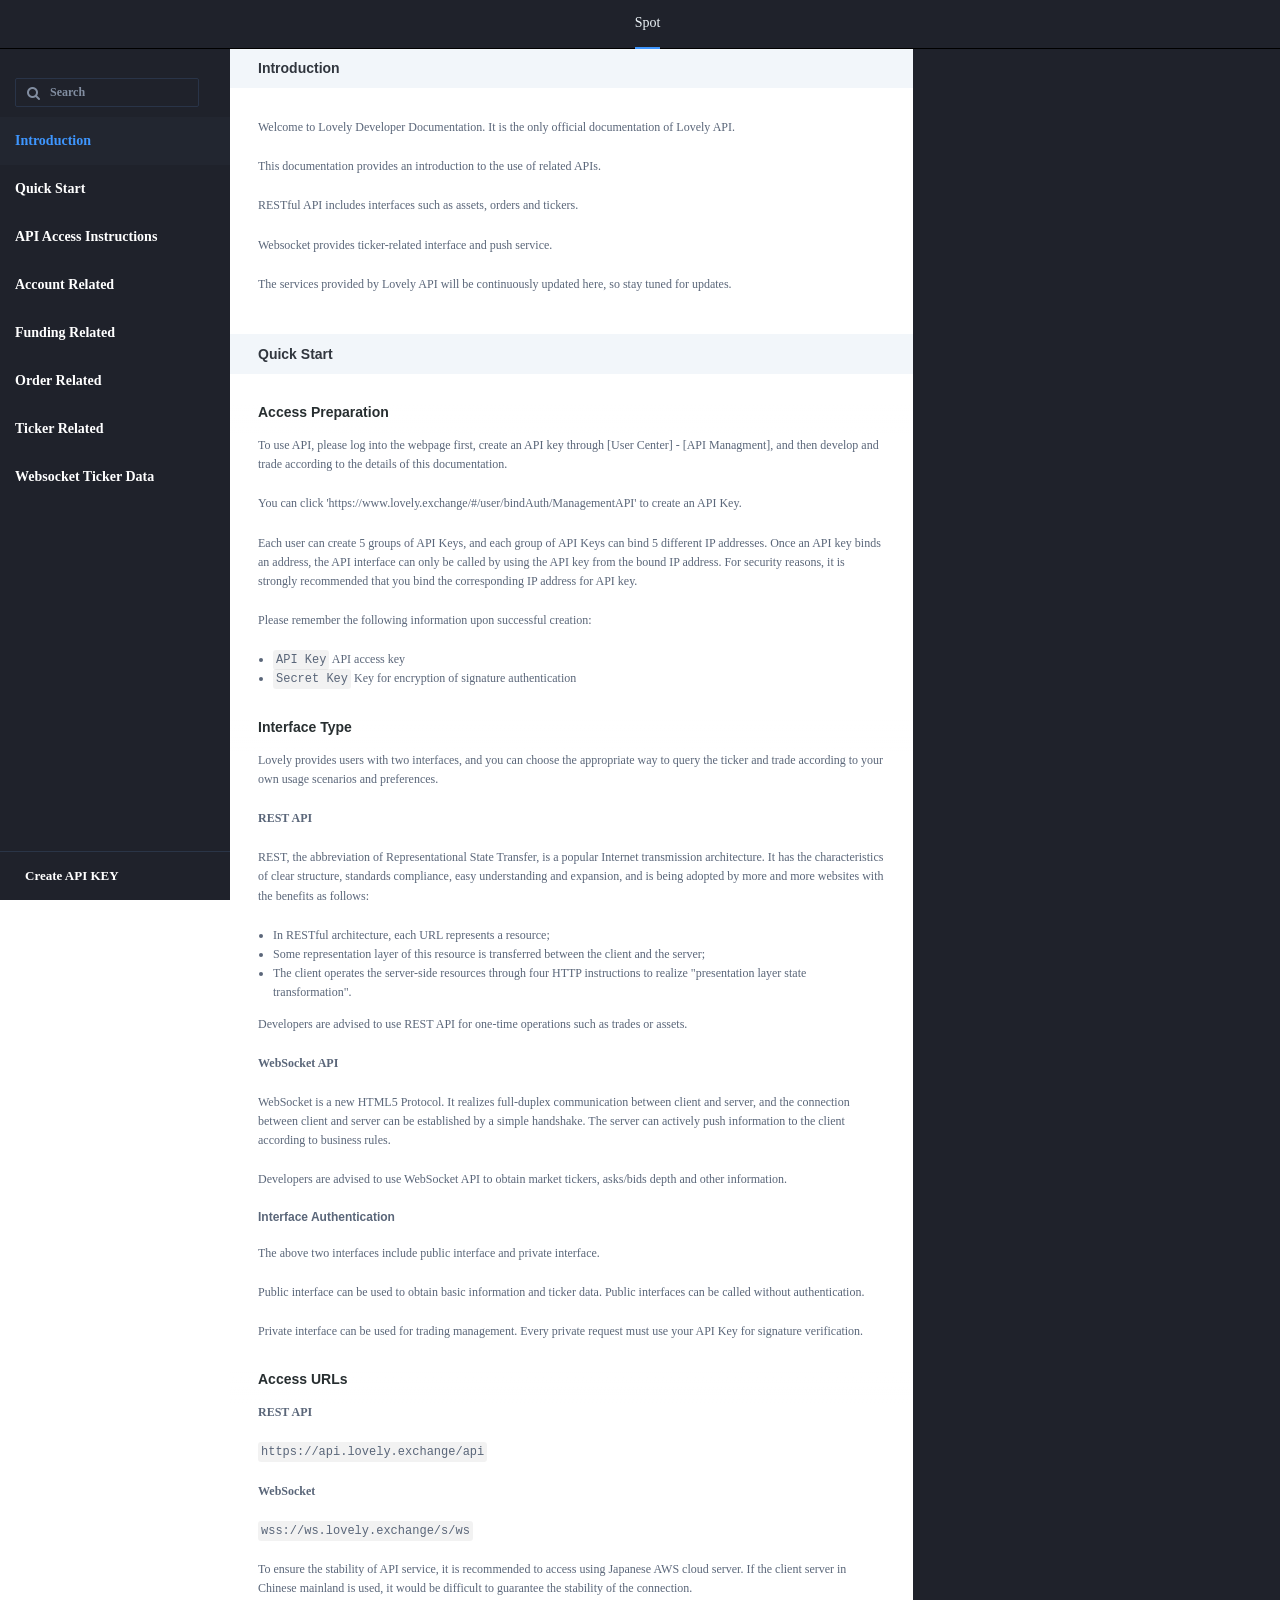
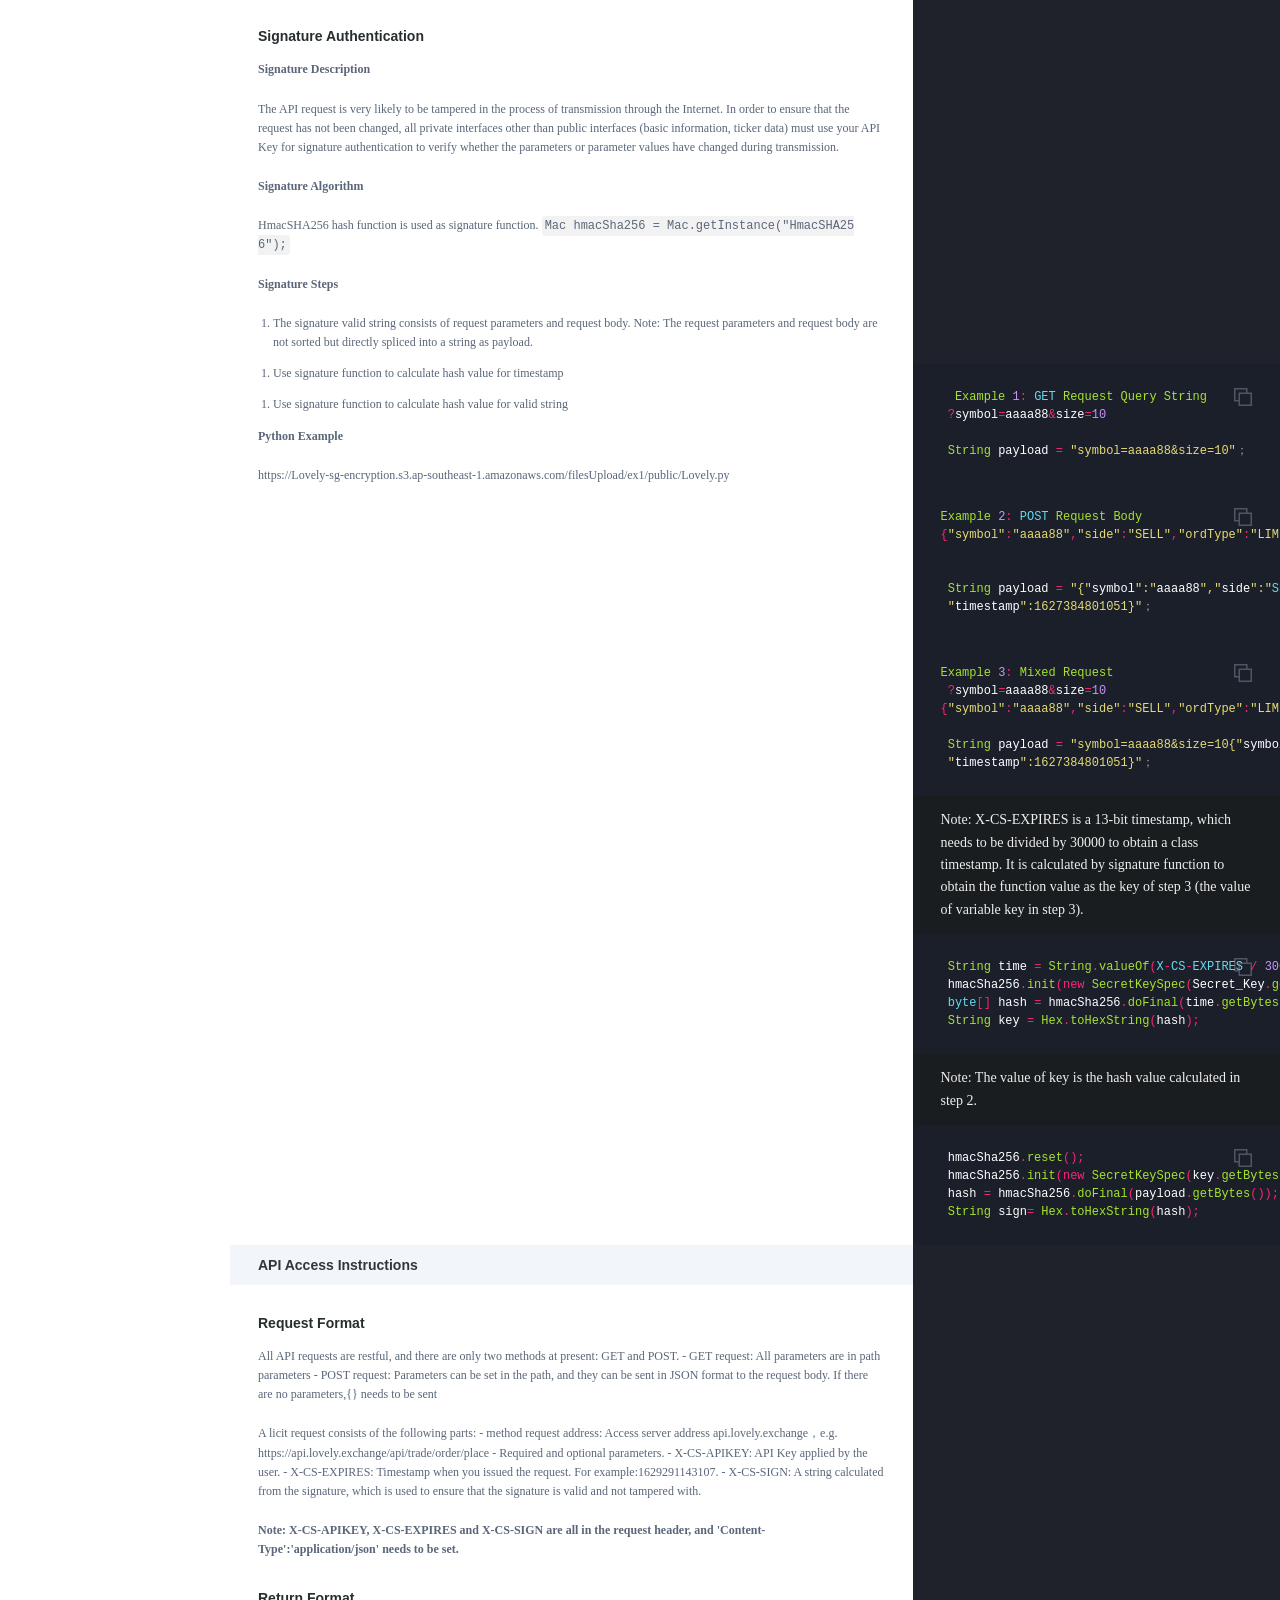
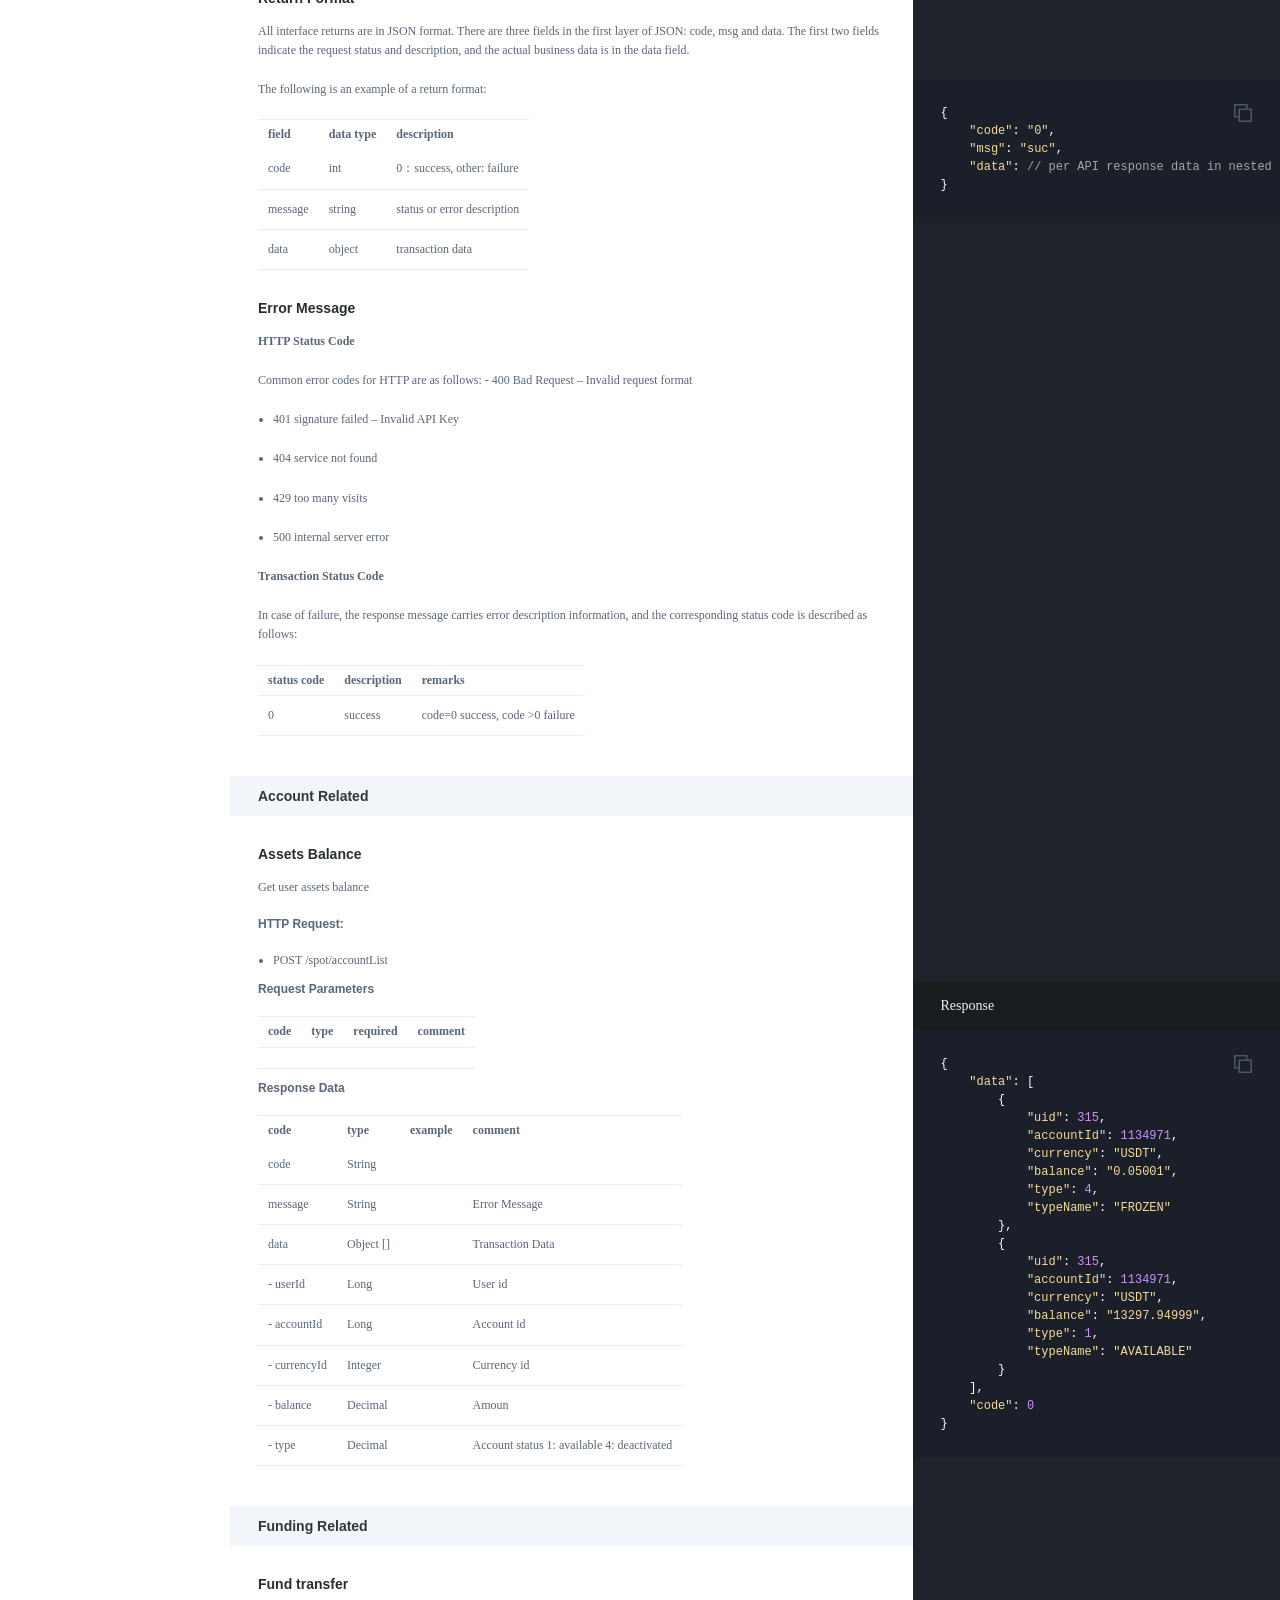
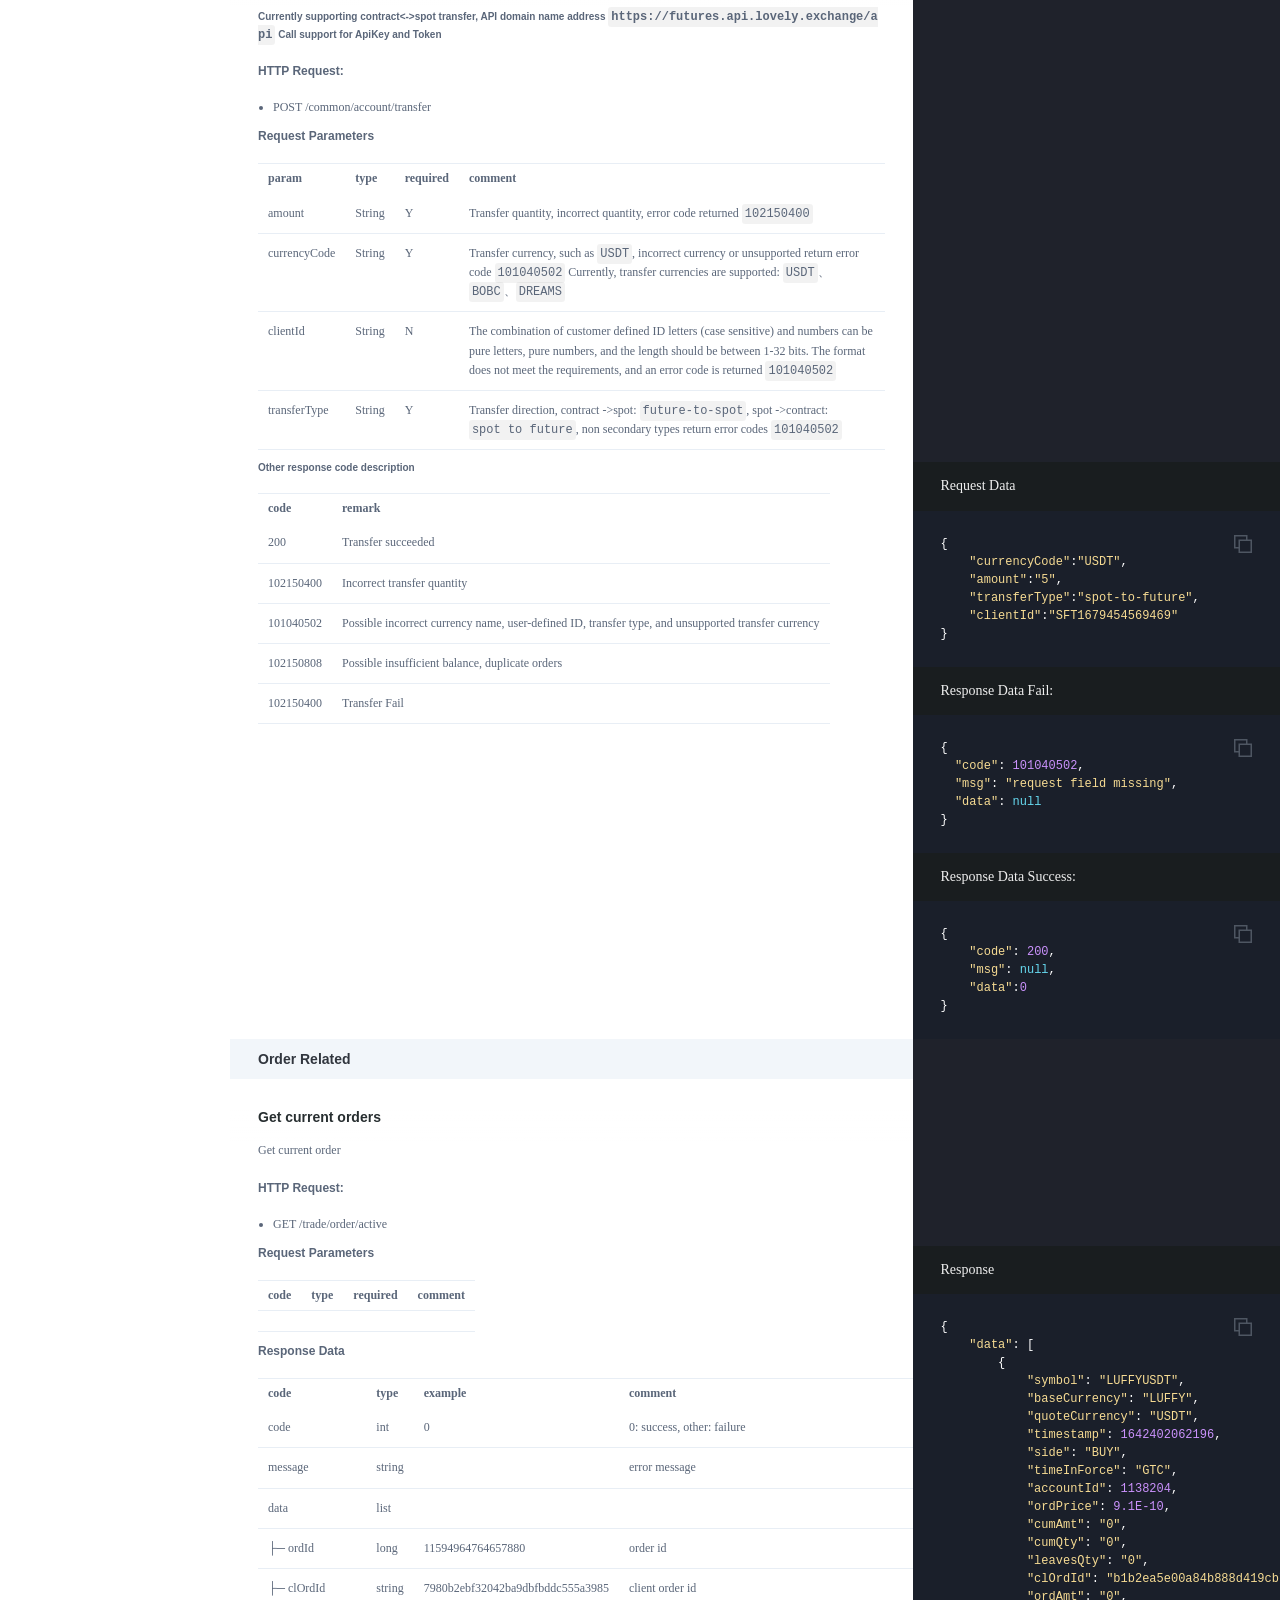
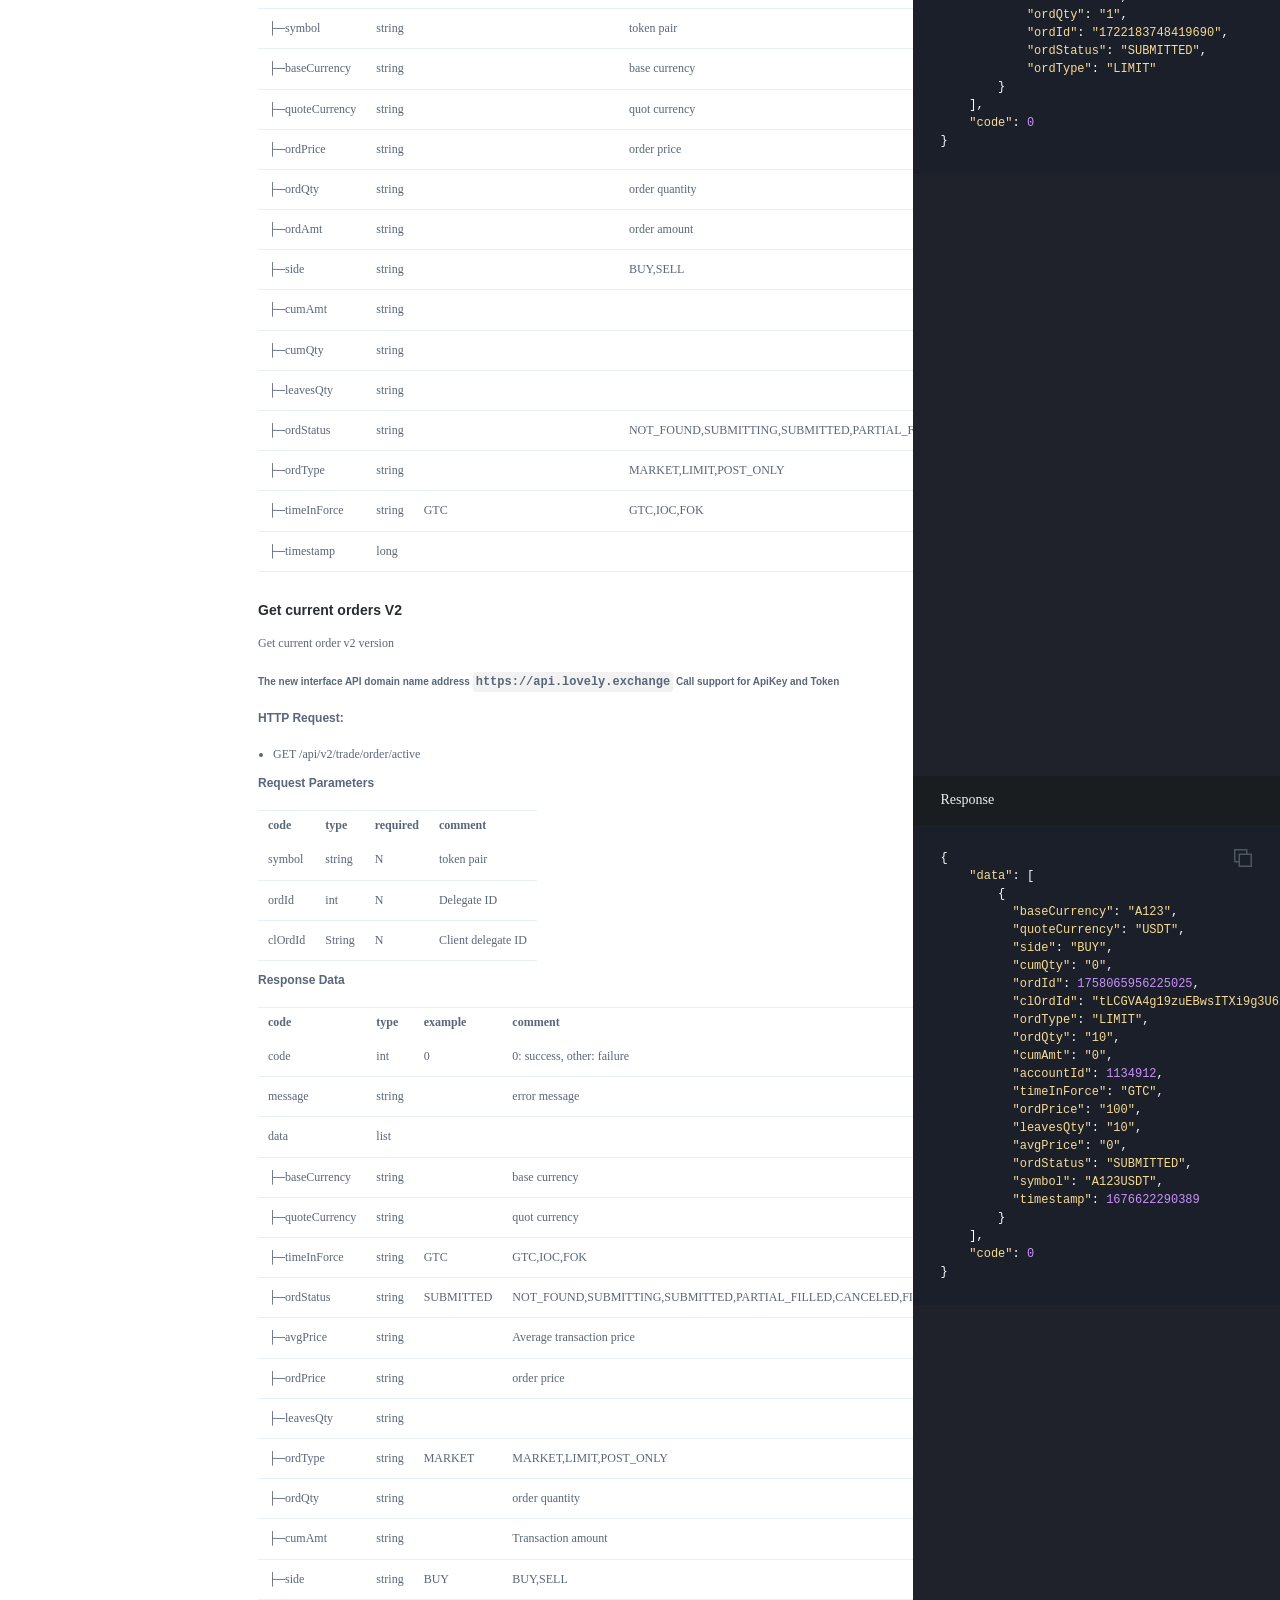
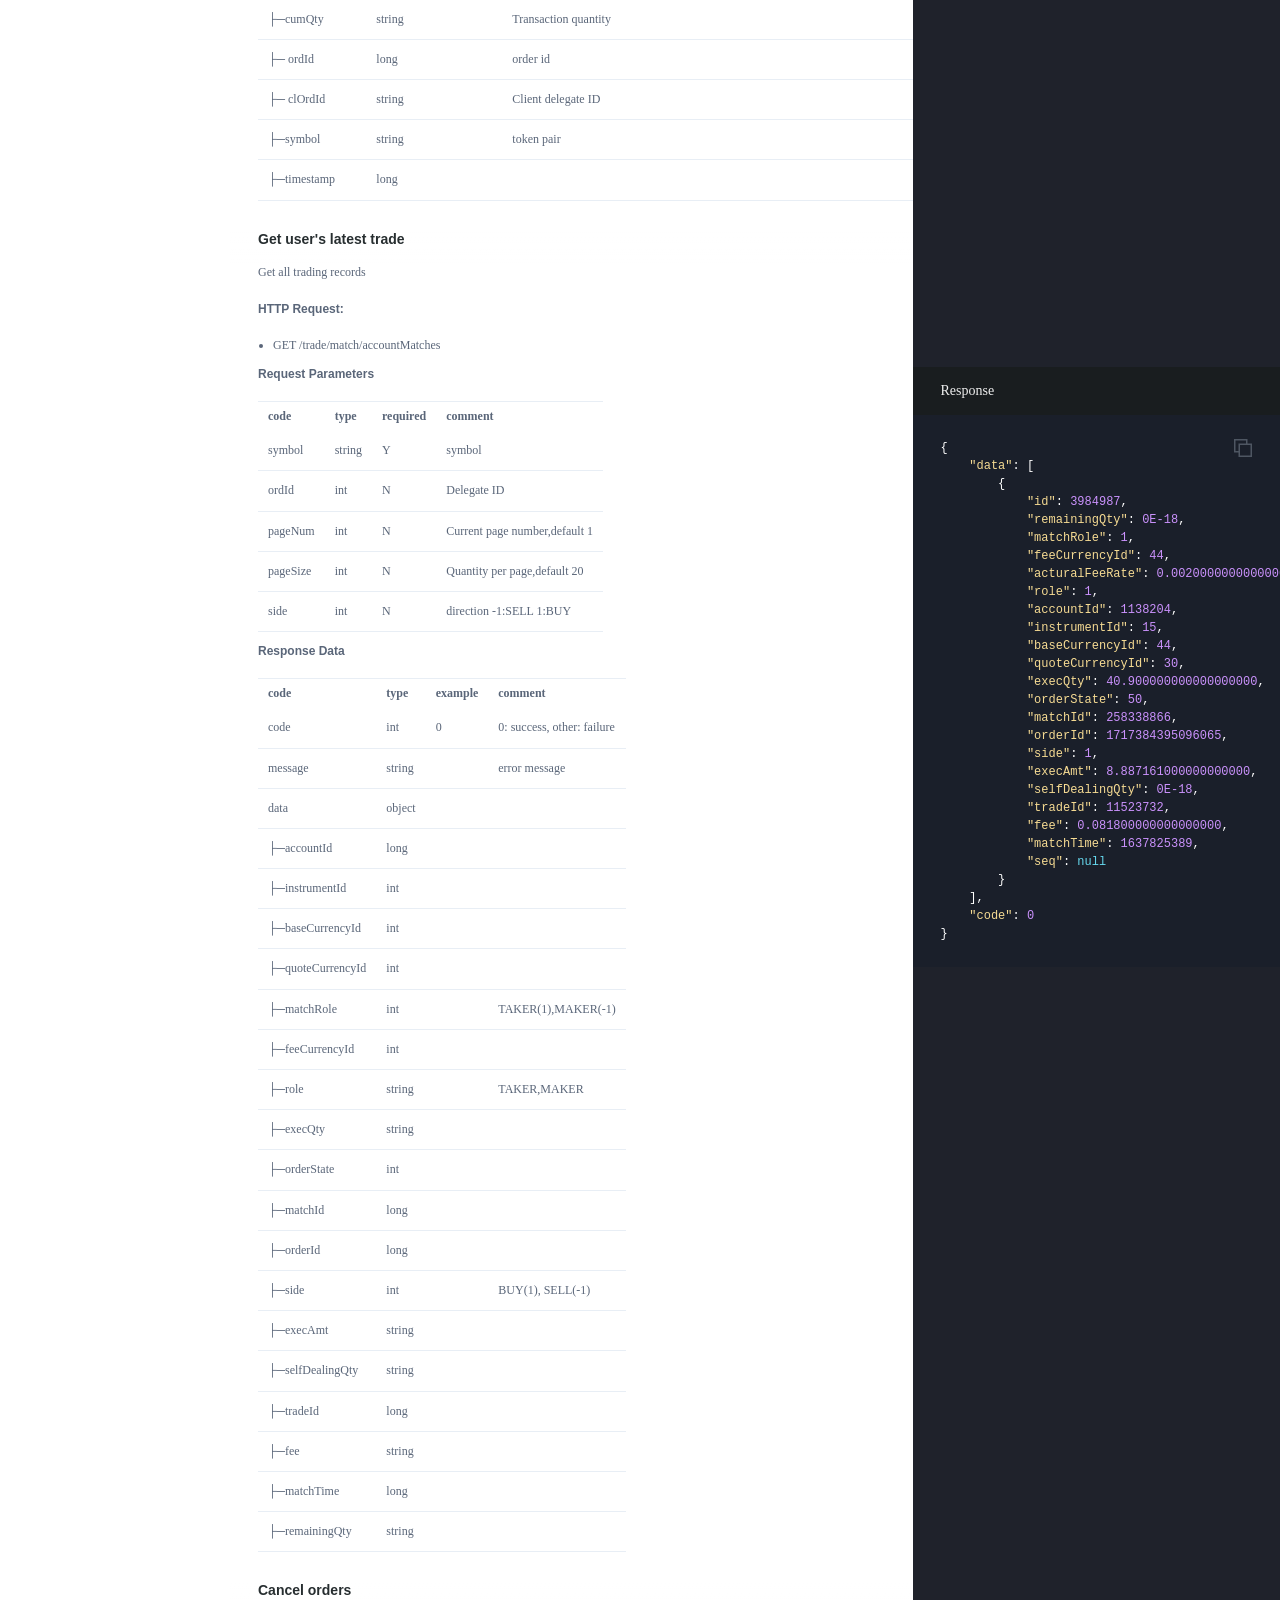
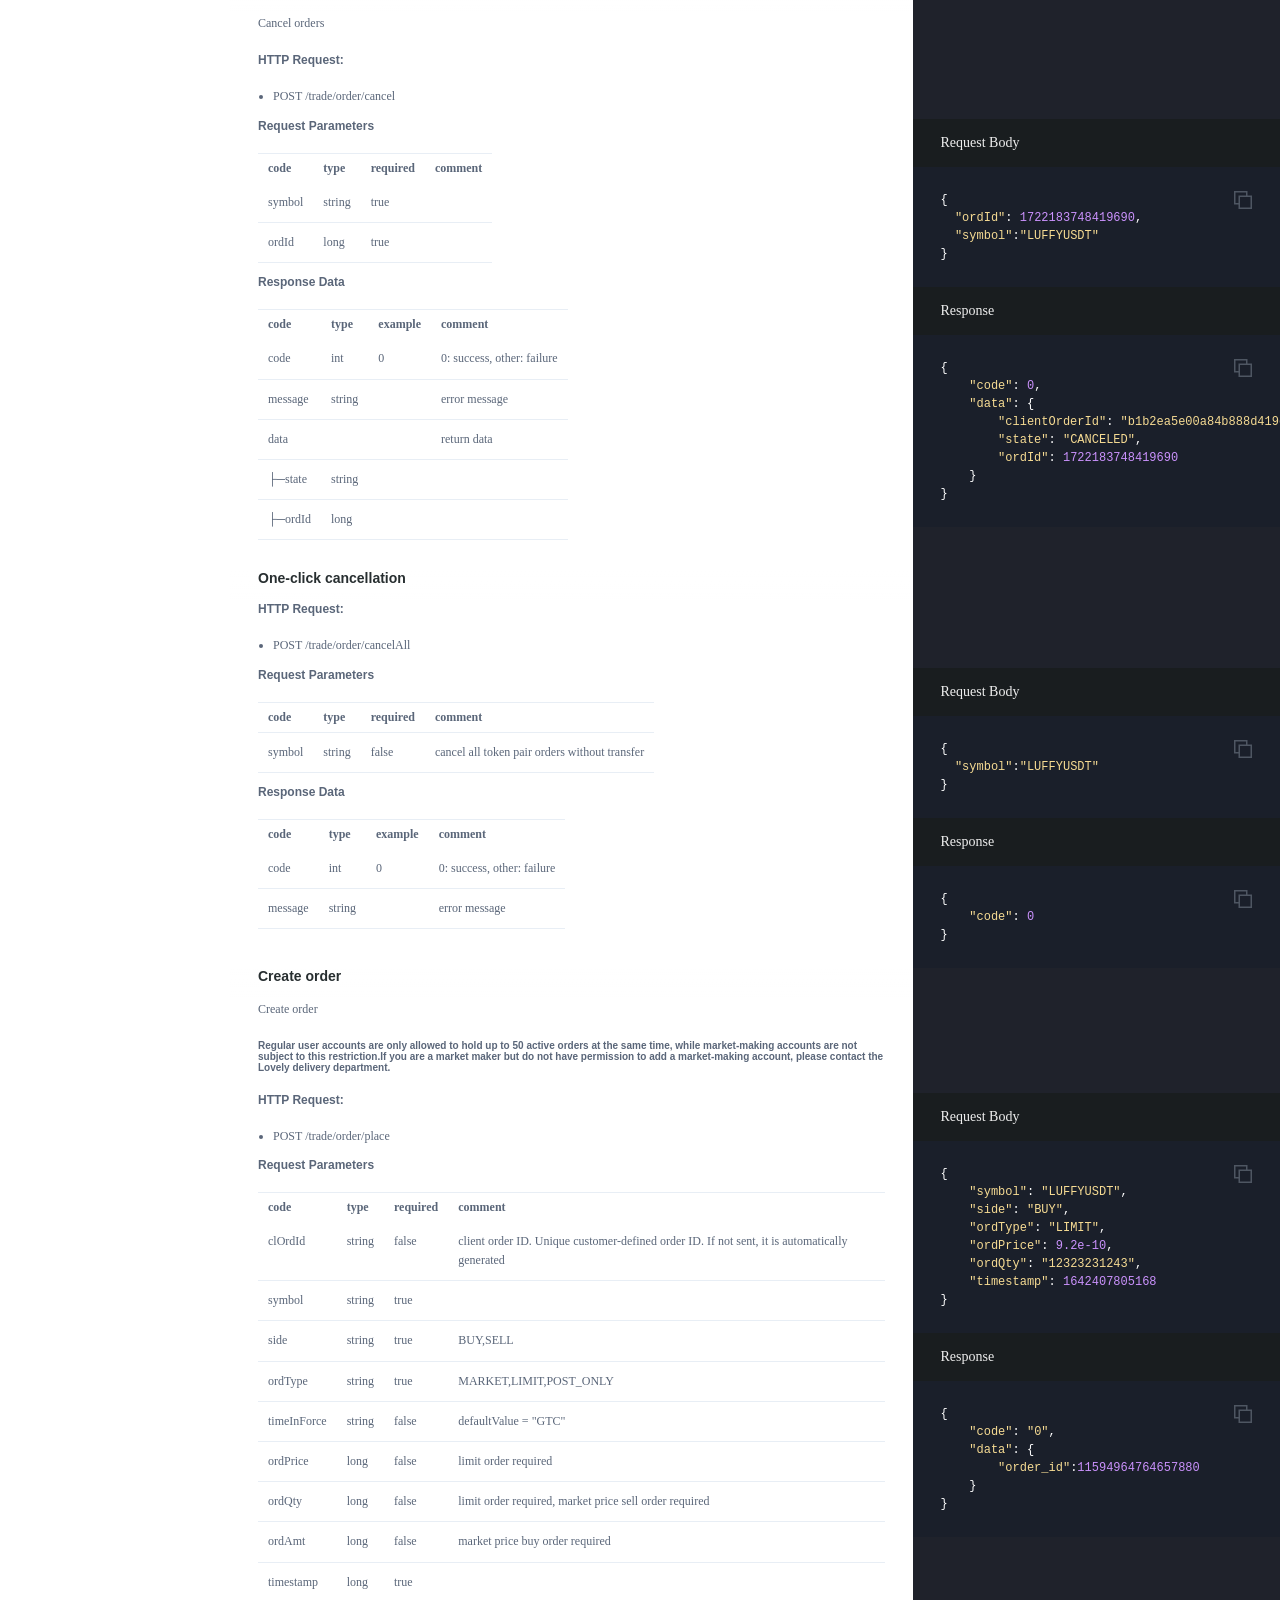
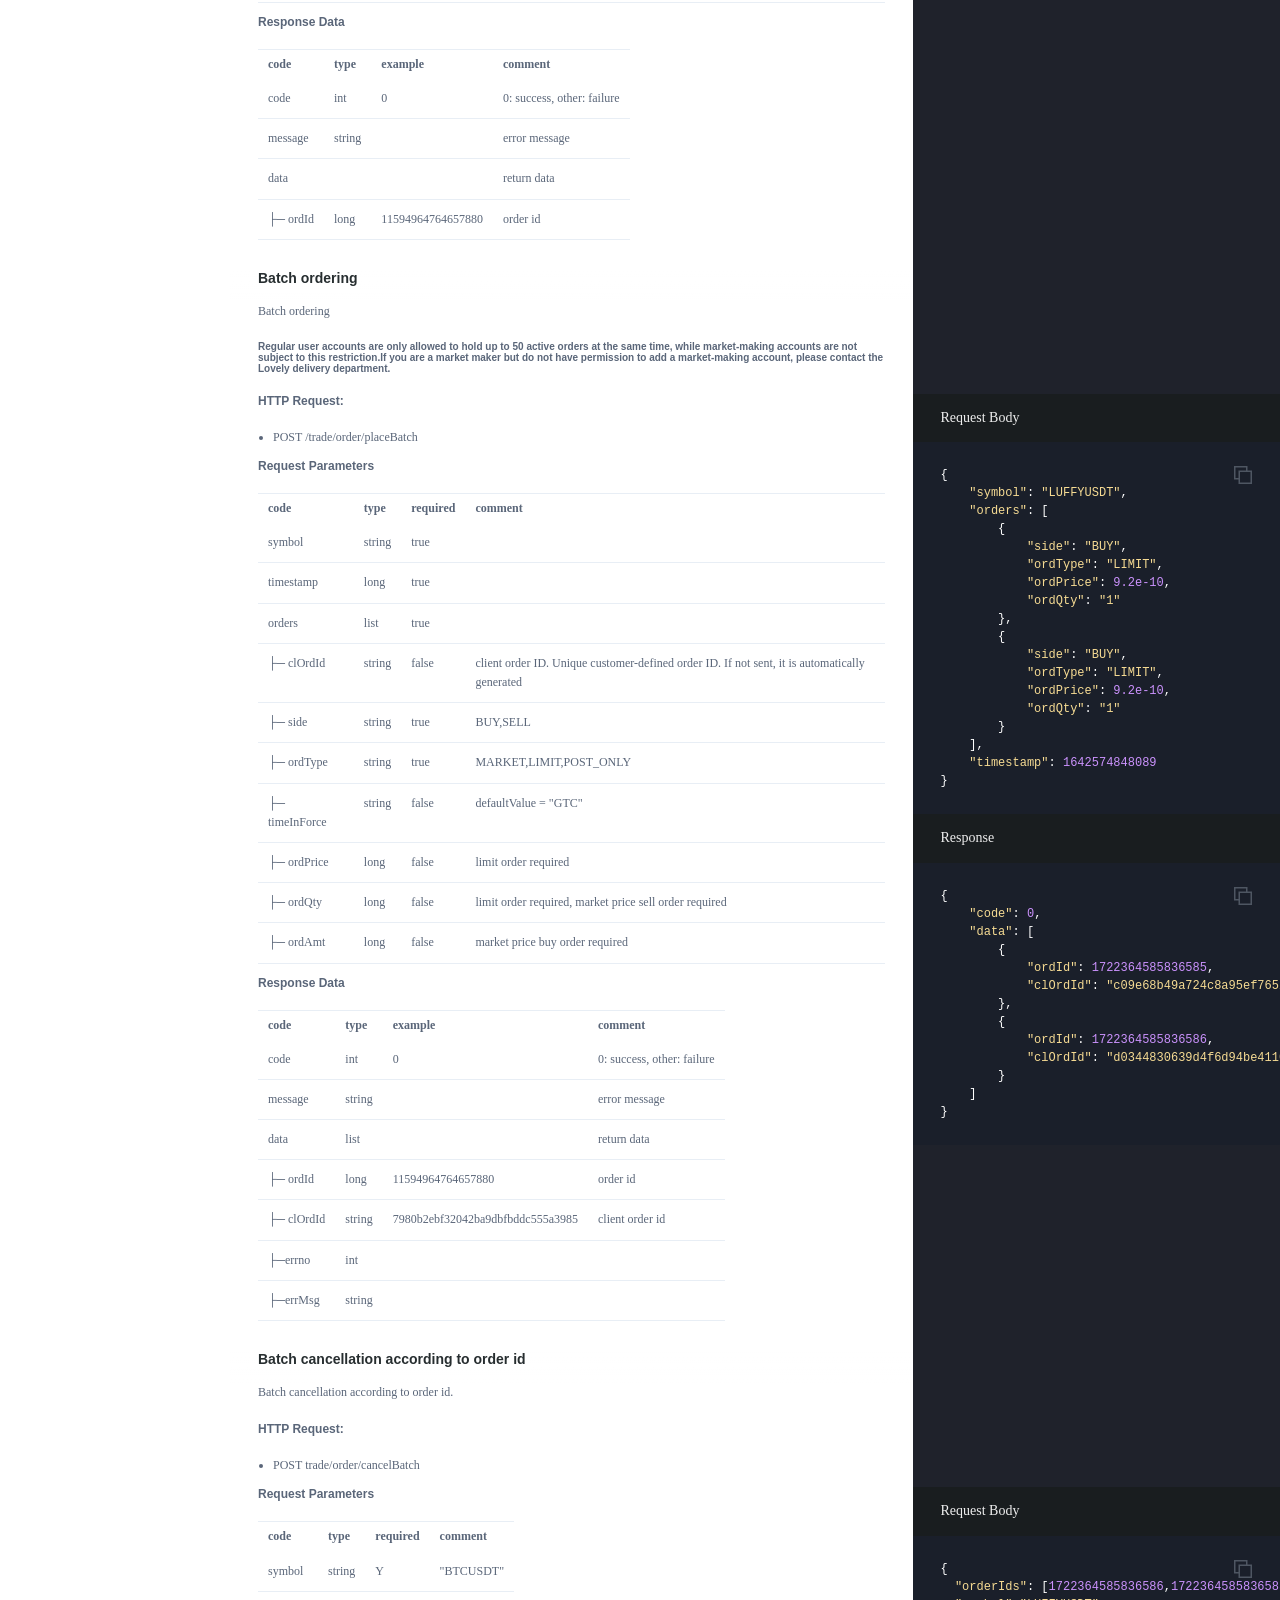
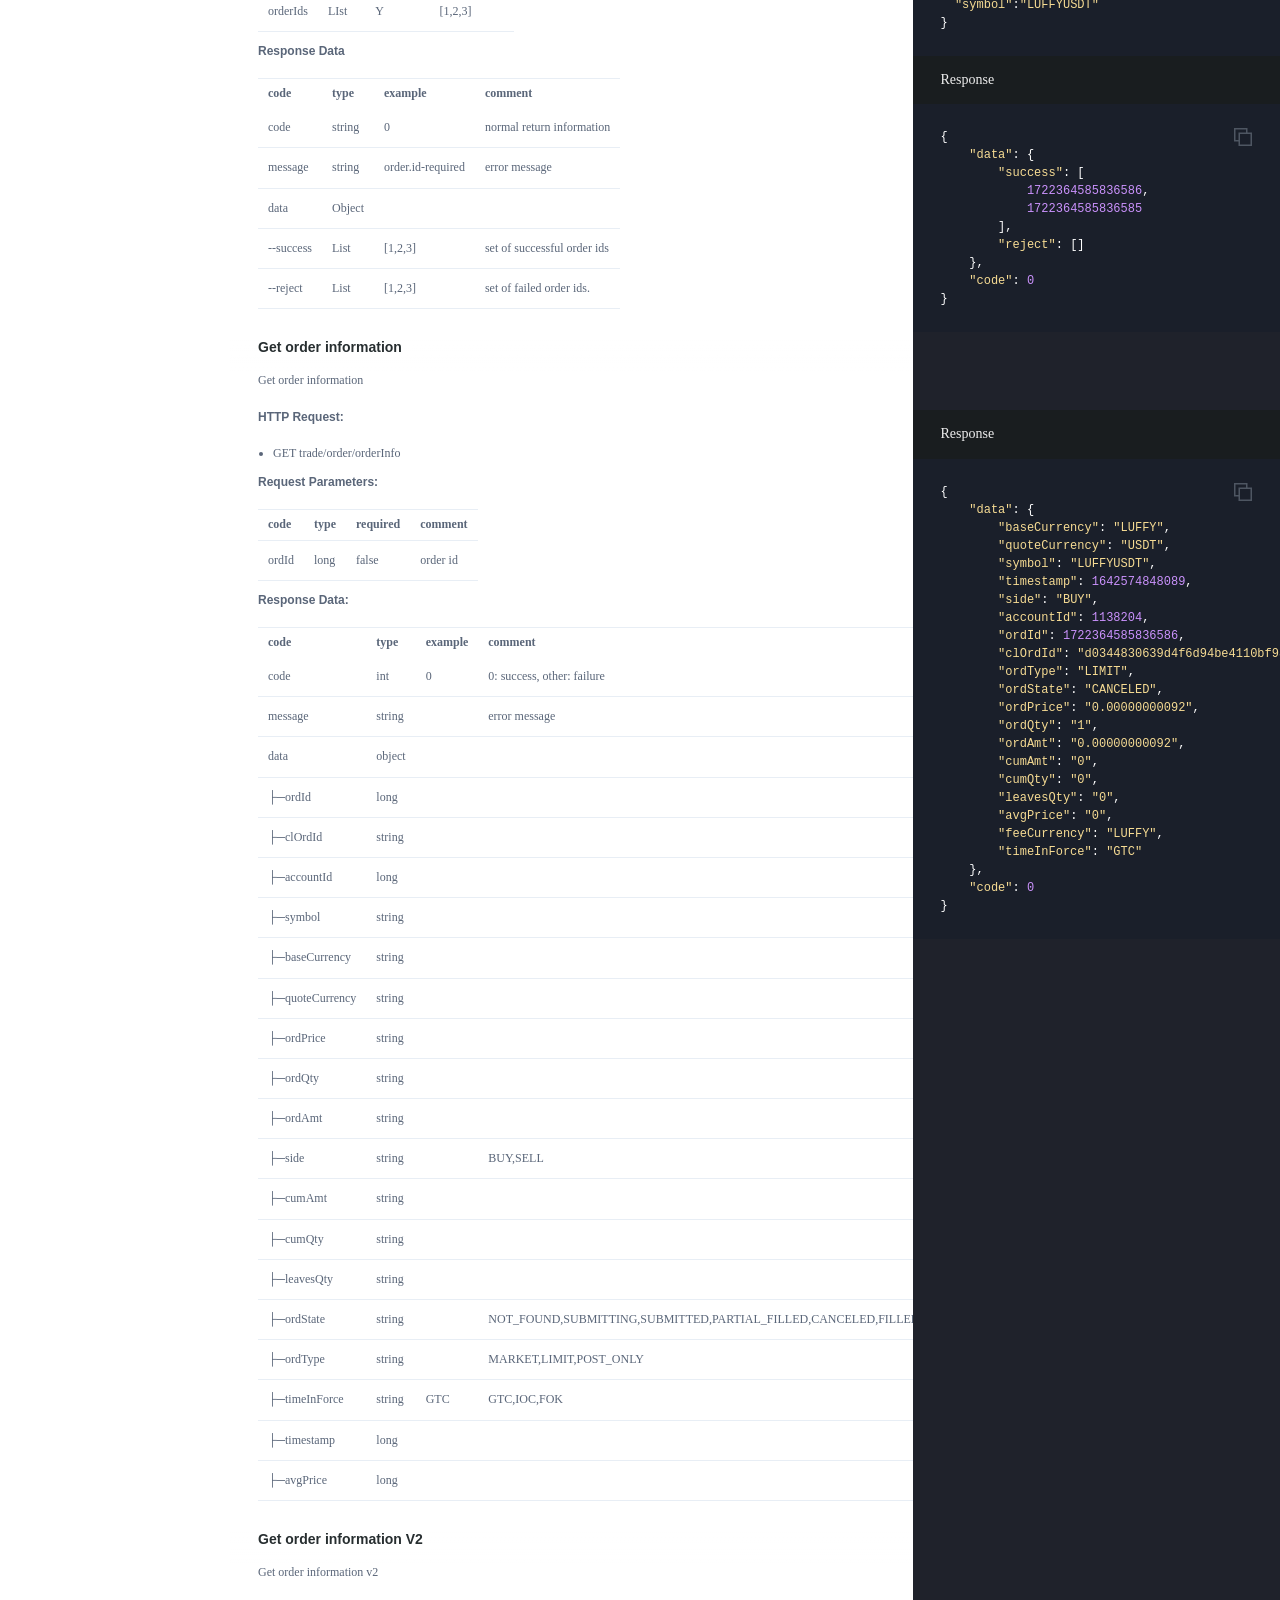
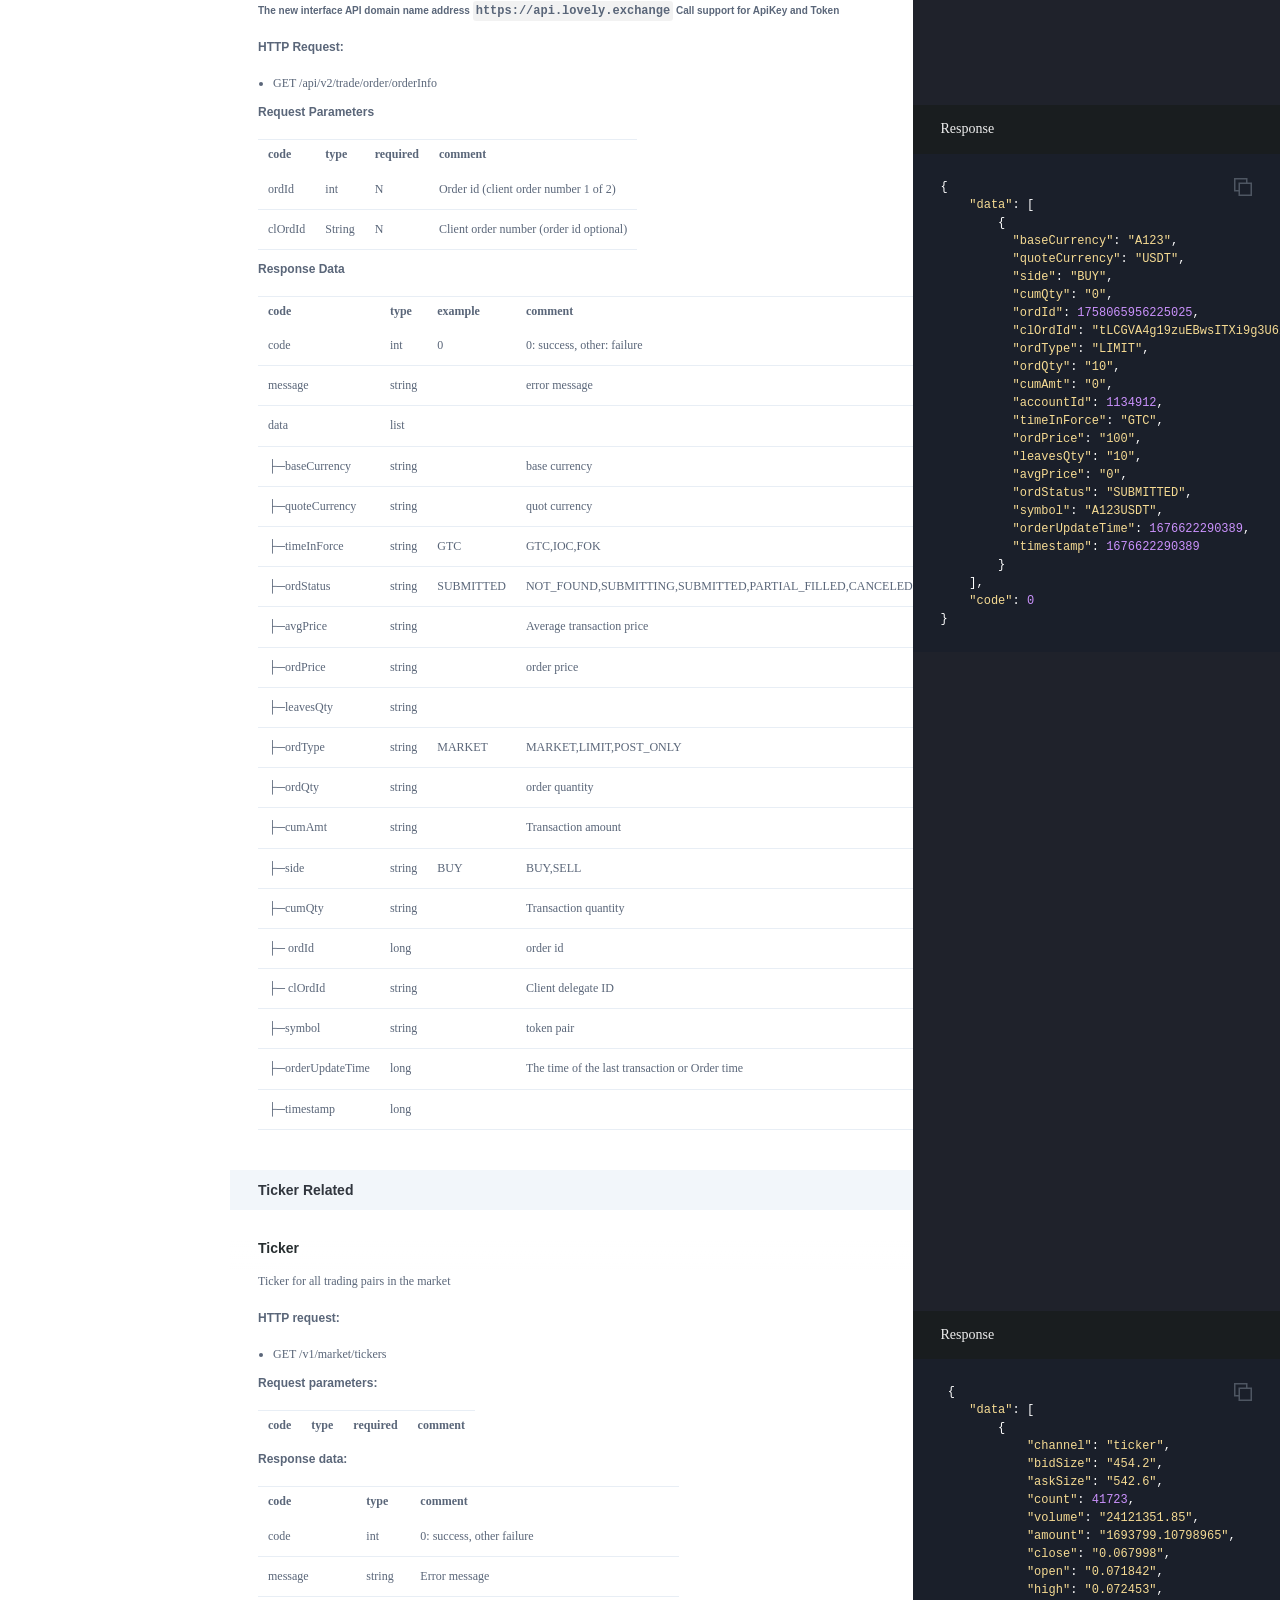
<file: en/index.html>
<!doctype html>
<html>
  <head>
    <meta charset="utf-8">
    <meta content="IE=edge,chrome=1" http-equiv="X-UA-Compatible">
    <meta name="viewport" content="width=device-width, initial-scale=1, maximum-scale=1">
    <title>Official API Document Of Lovely</title>
    <link href="../images/favicon-lovely.ico" rel="icon" type="image/ico">
    <style media="screen">
      .highlight table td { padding: 5px; }
.highlight table pre { margin: 0; }
.highlight .gh {
  color: #999999;
}
.highlight .sr {
  color: #f6aa11;
}
.highlight .go {
  color: #888888;
}
.highlight .gp {
  color: #555555;
}
.highlight .gs {
}
.highlight .gu {
  color: #aaaaaa;
}
.highlight .nb {
  color: #f6aa11;
}
.highlight .cm {
  color: #75715e;
}
.highlight .cp {
  color: #75715e;
}
.highlight .c1 {
  color: #75715e;
}
.highlight .cs {
  color: #75715e;
}
.highlight .c, .highlight .ch, .highlight .cd, .highlight .cpf {
  color: #75715e;
}
.highlight .err {
  color: #960050;
}
.highlight .gr {
  color: #960050;
}
.highlight .gt {
  color: #960050;
}
.highlight .gd {
  color: #49483e;
}
.highlight .gi {
  color: #49483e;
}
.highlight .ge {
  color: #49483e;
}
.highlight .kc {
  color: #66d9ef;
}
.highlight .kd {
  color: #66d9ef;
}
.highlight .kr {
  color: #66d9ef;
}
.highlight .no {
  color: #66d9ef;
}
.highlight .kt {
  color: #66d9ef;
}
.highlight .mf {
  color: #ae81ff;
}
.highlight .mh {
  color: #ae81ff;
}
.highlight .il {
  color: #ae81ff;
}
.highlight .mi {
  color: #ae81ff;
}
.highlight .mo {
  color: #ae81ff;
}
.highlight .m, .highlight .mb, .highlight .mx {
  color: #ae81ff;
}
.highlight .sc {
  color: #ae81ff;
}
.highlight .se {
  color: #ae81ff;
}
.highlight .ss {
  color: #ae81ff;
}
.highlight .sd {
  color: #e6db74;
}
.highlight .s2 {
  color: #e6db74;
}
.highlight .sb {
  color: #e6db74;
}
.highlight .sh {
  color: #e6db74;
}
.highlight .si {
  color: #e6db74;
}
.highlight .sx {
  color: #e6db74;
}
.highlight .s1 {
  color: #e6db74;
}
.highlight .s, .highlight .sa, .highlight .dl {
  color: #e6db74;
}
.highlight .na {
  color: #a6e22e;
}
.highlight .nc {
  color: #a6e22e;
}
.highlight .nd {
  color: #a6e22e;
}
.highlight .ne {
  color: #a6e22e;
}
.highlight .nf, .highlight .fm {
  color: #a6e22e;
}
.highlight .vc {
  color: #ffffff;
}
.highlight .nn {
  color: #ffffff;
}
.highlight .ni {
  color: #ffffff;
}
.highlight .bp {
  color: #ffffff;
}
.highlight .vg {
  color: #ffffff;
}
.highlight .vi {
  color: #ffffff;
}
.highlight .nv, .highlight .vm {
  color: #ffffff;
}
.highlight .w {
  color: #ffffff;
}
.highlight {
  color: #ffffff;
}
.highlight .n, .highlight .py, .highlight .nx {
  color: #ffffff;
}
.highlight .nl {
  color: #f92672;
}
.highlight .ow {
  color: #f92672;
}
.highlight .nt {
  color: #f92672;
}
.highlight .k, .highlight .kv {
  color: #f92672;
}
.highlight .kn {
  color: #f92672;
}
.highlight .kp {
  color: #f92672;
}
.highlight .o {
  color: #f92672;
}
    </style>
    <style media="print">
      * {
        -webkit-transition:none!important;
        transition:none!important;
      }
      .highlight table td { padding: 5px; }
.highlight table pre { margin: 0; }
.highlight, .highlight .w {
  color: #586e75;
}
.highlight .err {
  color: #002b36;
  background-color: #dc322f;
}
.highlight .c, .highlight .ch, .highlight .cd, .highlight .cm, .highlight .cpf, .highlight .c1, .highlight .cs {
  color: #657b83;
}
.highlight .cp {
  color: #b58900;
}
.highlight .nt {
  color: #b58900;
}
.highlight .o, .highlight .ow {
  color: #93a1a1;
}
.highlight .p, .highlight .pi {
  color: #93a1a1;
}
.highlight .gi {
  color: #859900;
}
.highlight .gd {
  color: #dc322f;
}
.highlight .gh {
  color: #268bd2;
  background-color: #002b36;
  font-weight: bold;
}
.highlight .k, .highlight .kn, .highlight .kp, .highlight .kr, .highlight .kv {
  color: #6c71c4;
}
.highlight .kc {
  color: #cb4b16;
}
.highlight .kt {
  color: #cb4b16;
}
.highlight .kd {
  color: #cb4b16;
}
.highlight .s, .highlight .sa, .highlight .sb, .highlight .sc, .highlight .dl, .highlight .sd, .highlight .s2, .highlight .sh, .highlight .sx, .highlight .s1 {
  color: #859900;
}
.highlight .sr {
  color: #2aa198;
}
.highlight .si {
  color: #d33682;
}
.highlight .se {
  color: #d33682;
}
.highlight .nn {
  color: #b58900;
}
.highlight .nc {
  color: #b58900;
}
.highlight .no {
  color: #b58900;
}
.highlight .na {
  color: #268bd2;
}
.highlight .m, .highlight .mb, .highlight .mf, .highlight .mh, .highlight .mi, .highlight .il, .highlight .mo, .highlight .mx {
  color: #859900;
}
.highlight .ss {
  color: #859900;
}
    </style>
    <link href="../stylesheets/screen-297dc653.css" rel="stylesheet" media="screen" />
    <link href="../stylesheets/print-62a209d5.css" rel="stylesheet" media="print" />
      <script src="../javascripts/all-1decc47a.js"></script>

    <script>
      $(function() { setupCodeCopy(); });
    </script>
  </head>

  <body class="en en_index" data-languages="[]">
    <div class="header">
      <!--<img src="../images/logo-b34a5437.png" class="logo" alt="" />-->
      <div class="tabs">
        <ul>
          <li class="active">
              <a href="index.html">
                Spot
              </a>
          </li>
<!--          <li class="">-->
<!--            <a href="futures.html">-->
<!--              Perpetual Swap-->
<!--            </a>-->
<!--          </li>-->
        </ul>
      </div>
<!--      <div class="lang">-->
<!--        <span>English</span>-->
<!--        <img src="../images/down-c11a96e5.png" class="down" alt="" />-->
<!--        <ul class="lang-list">-->
<!--         <li class="active">-->
<!--            <a href="/en">-->
<!--              English-->
<!--            </a>-->
<!--         </li>-->
<!--         <li class="">-->
<!--            <a href="/cn">-->
<!--              简体中文-->
<!--            </a>-->
<!--         </li>-->
<!--        </ul>-->
<!--      </div>-->
    </div>
    <a href="#" id="nav-button">
      <span>
        <img src="../images/navbar-cad8cdcb.png" alt="" />
      </span>
    </a>
    <div class="toc-wrapper">
        <div class="search">
          <input type="text" class="search" id="input-search" placeholder="Search">
        </div>
        <ul class="search-results"></ul>
      <ul id="toc" class="toc-list-h1">
          <li>
            <a href="#introduction" class="toc-h1 toc-link" data-title="Introduction">Introduction</a>
          </li>
          <li>
            <a href="#quick-start" class="toc-h1 toc-link" data-title="Quick Start">Quick Start</a>
              <ul class="toc-list-h2">
                  <li>
                    <a href="#access-preparation" class="toc-h2 toc-link" data-title="Access Preparation">Access Preparation</a>
                  </li>
                  <li>
                    <a href="#interface-type" class="toc-h2 toc-link" data-title="Interface Type">Interface Type</a>
                  </li>
                  <li>
                    <a href="#access-urls" class="toc-h2 toc-link" data-title="Access URLs">Access URLs</a>
                  </li>
                  <li>
                    <a href="#signature-authentication" class="toc-h2 toc-link" data-title=" Signature Authentication "><span id="a4"> Signature Authentication </span></a>
                  </li>
              </ul>
          </li>
          <li>
            <a href="#api-access-instructions" class="toc-h1 toc-link" data-title="API Access Instructions">API Access Instructions</a>
              <ul class="toc-list-h2">
                  <li>
                    <a href="#request-format" class="toc-h2 toc-link" data-title=" Request Format "><span id="a3"> Request Format </span></a>
                  </li>
                  <li>
                    <a href="#return-format" class="toc-h2 toc-link" data-title="Return Format"><span id="a3">Return Format</span></a>
                  </li>
                  <li>
                    <a href="#error-message" class="toc-h2 toc-link" data-title="Error Message">Error Message</a>
                  </li>
              </ul>
          </li>
          <li>
            <a href="#account-related" class="toc-h1 toc-link" data-title="Account Related">Account Related</a>
              <ul class="toc-list-h2">
                  <li>
                    <a href="#assets-balance" class="toc-h2 toc-link" data-title=" Assets Balance "><span id="1"> Assets Balance </span></a>
                  </li>
              </ul>
          </li>
          <li>
            <a href="#funding-related" class="toc-h1 toc-link" data-title="Funding Related">Funding Related</a>
              <ul class="toc-list-h2">
                  <li>
                    <a href="#fund-transfer" class="toc-h2 toc-link" data-title="Fund transfer"><span id="2">Fund transfer</span></a>
                  </li>
              </ul>
          </li>
          <li>
            <a href="#order-related" class="toc-h1 toc-link" data-title="Order Related">Order Related</a>
              <ul class="toc-list-h2">
                  <li>
                    <a href="#get-current-orders" class="toc-h2 toc-link" data-title=" Get current orders "><span id="2"> Get current orders </span></a>
                  </li>
                  <li>
                    <a href="#get-current-orders-v2" class="toc-h2 toc-link" data-title=" Get current orders V2 "><span id="2"> Get current orders V2 </span></a>
                  </li>
                  <li>
                    <a href="#get-user-39-s-latest-trade" class="toc-h2 toc-link" data-title=" Get user's latest trade "><span id="3"> Get user's latest trade </span></a>
                  </li>
                  <li>
                    <a href="#cancel-orders" class="toc-h2 toc-link" data-title=" Cancel orders "><span id="4"> Cancel orders </span></a>
                  </li>
                  <li>
                    <a href="#one-click-cancellation" class="toc-h2 toc-link" data-title=" One-click cancellation "><span id="5"> One-click cancellation </span></a>
                  </li>
                  <li>
                    <a href="#create-order" class="toc-h2 toc-link" data-title=" Create order "><span id="6"> Create order </span></a>
                  </li>
                  <li>
                    <a href="#batch-ordering" class="toc-h2 toc-link" data-title=" Batch ordering "><span id="13"> Batch ordering </span></a>
                  </li>
                  <li>
                    <a href="#batch-cancellation-according-to-order-id" class="toc-h2 toc-link" data-title=" Batch cancellation according to order id "><span id="27"> Batch cancellation according to order id </span></a>
                  </li>
                  <li>
                    <a href="#get-order-information" class="toc-h2 toc-link" data-title="Get order information "><span id="14">Get order information </span></a>
                  </li>
                  <li>
                    <a href="#get-order-information-v2" class="toc-h2 toc-link" data-title="Get order information V2 "><span id="14">Get order information V2 </span></a>
                  </li>
              </ul>
          </li>
          <li>
            <a href="#ticker-related" class="toc-h1 toc-link" data-title="Ticker Related">Ticker Related</a>
              <ul class="toc-list-h2">
                  <li>
                    <a href="#ticker" class="toc-h2 toc-link" data-title="Ticker"><span id="7">Ticker</span></a>
                  </li>
                  <li>
                    <a href="#get-depth" class="toc-h2 toc-link" data-title="Get depth"><span id="7">Get depth</span></a>
                  </li>
                  <li>
                    <a href="#get-k-line" class="toc-h2 toc-link" data-title="Get K line"><span id="7">Get K line</span></a>
                  </li>
                  <li>
                    <a href="#latest-trades" class="toc-h2 toc-link" data-title="Latest trades"><span id="7">Latest trades</span></a>
                  </li>
                  <li>
                    <a href="#get-the-latest-price-of-all-symbols" class="toc-h2 toc-link" data-title=" Get the latest price of all symbols "><span id="7"> Get the latest price of all symbols </span></a>
                  </li>
              </ul>
          </li>
          <li>
            <a href="#websocket-ticker-data" class="toc-h1 toc-link" data-title="Websocket Ticker Data">Websocket Ticker Data</a>
              <ul class="toc-list-h2">
                  <li>
                    <a href="#introduction-2" class="toc-h2 toc-link" data-title="Introduction"><strong>Introduction</strong></a>
                  </li>
                  <li>
                    <a href="#subscribe-unsubscribe-data-stream-in-real-time" class="toc-h2 toc-link" data-title="Subscribe/unsubscribe data stream in real time"><strong>Subscribe/unsubscribe data stream in real time</strong></a>
                  </li>
                  <li>
                    <a href="#trade-by-trade" class="toc-h2 toc-link" data-title="Trade by Trade"><strong>Trade by Trade</strong></a>
                  </li>
                  <li>
                    <a href="#k-line-streams" class="toc-h2 toc-link" data-title="K-line Streams"><strong>K-line Streams</strong></a>
                  </li>
                  <li>
                    <a href="#k-line-request" class="toc-h2 toc-link" data-title="K-line Request"><strong>K-line Request</strong></a>
                  </li>
                  <li>
                    <a href="#ticker-information-by-symbol" class="toc-h2 toc-link" data-title="Ticker Information by Symbol"><strong>Ticker Information by Symbol</strong></a>
                  </li>
                  <li>
                    <a href="#ticker-information-of-all-symbols-in-the-whole-market" class="toc-h2 toc-link" data-title="Ticker information of all symbols in the whole market"><strong>Ticker information of all symbols in the whole market</strong></a>
                  </li>
                  <li>
                    <a href="#depth-information" class="toc-h2 toc-link" data-title="Depth information"><strong>Depth information</strong></a>
                  </li>
                  <li>
                    <a href="#login" class="toc-h2 toc-link" data-title="Login"><strong>Login</strong></a>
                  </li>
                  <li>
                    <a href="#account" class="toc-h2 toc-link" data-title="Account"><strong>Account</strong></a>
                  </li>
                  <li>
                    <a href="#closing-order" class="toc-h2 toc-link" data-title="Closing order"><strong>Closing order</strong></a>
                  </li>
                  <li>
                    <a href="#dictionary" class="toc-h2 toc-link" data-title="Dictionary"><strong>Dictionary</strong></a>
                  </li>
              </ul>
          </li>
        <li class="create_api"><a target="_blank" href="https://www.lovely.exchange/#/user/bindAuth/ManagementAPI">Create API KEY</a></li>
      </ul>
    </div>
    <div class="page-wrapper">
      <div class="dark-box"></div>
      <div class="content">
        <h1 id='introduction'>Introduction</h1>
<p>Welcome to Lovely Developer Documentation. It is the only official documentation of Lovely API.</p>

<p>This documentation provides an introduction to the use of related APIs.</p>

<p>RESTful API includes interfaces such as assets, orders and tickers.</p>

<p>Websocket provides ticker-related interface and push service.</p>

<p>The services provided by Lovely API will be continuously updated here, so stay tuned for updates.</p>
<h1 id='quick-start'>Quick Start</h1><h2 id='access-preparation'>Access Preparation</h2>
<p>To use API, please log into the webpage first, create an API key through [User Center] - [API Managment], and then develop and trade according to the details of this documentation.</p>

<p>You can click &#39;https://www.lovely.exchange/#/user/bindAuth/ManagementAPI&#39; to create an API Key.</p>

<p>Each user can create 5 groups of API Keys, and each group of API Keys can bind 5 different IP addresses. Once an API key binds an address, the API interface can only be called by using the API key from the bound IP address. For security reasons, it is strongly recommended that you bind the corresponding IP address for API key.</p>

<p>Please remember the following information upon successful creation:</p>

<ul>
<li><code>API Key</code>  API access key</li>
<li><code>Secret Key</code> Key for encryption of signature authentication</li>
</ul>
<h2 id='interface-type'>Interface Type</h2>
<p>Lovely provides users with two interfaces, and you can choose the appropriate way to query the ticker and trade according to your own usage scenarios and preferences.</p>

<p><strong>REST API</strong></p>

<p>REST, the abbreviation of Representational State Transfer, is a popular Internet transmission architecture. It has the characteristics of clear structure, standards compliance, easy understanding and expansion, and is being adopted by more and more websites with the benefits as follows:</p>

<ul>
<li>In RESTful architecture, each URL represents a resource;</li>
<li>Some representation layer of this resource is transferred between the client and the server;</li>
<li>The client operates the server-side resources through four HTTP instructions to realize &quot;presentation layer state transformation&quot;. </li>
</ul>

<p>Developers are advised to use REST API for one-time operations such as trades or assets.</p>

<p><strong>WebSocket API</strong></p>

<p>WebSocket is a new HTML5 Protocol. It realizes full-duplex communication between client and server, and the connection between client and server can be established by a simple handshake. The server can actively push information to the client according to business rules.</p>

<p>Developers are advised to use WebSocket API to obtain market tickers, asks/bids depth and other information.</p>
<h3 id='interface-authentication'>Interface Authentication</h3>
<p>The above two interfaces include public interface and private interface.</p>

<p>Public interface can be used to obtain basic information and ticker data. Public interfaces can be called without authentication.</p>

<p>Private interface can be used for trading management. Every private request must use your API Key for signature verification.</p>
<h2 id='access-urls'>Access URLs</h2>
<p><strong>REST API</strong></p>

<p><code>https://api.lovely.exchange/api</code></p>

<p><strong>WebSocket</strong></p>

<p><code>wss://ws.lovely.exchange/s/ws</code></p>

<p>To ensure the stability of API service, it is recommended to access using Japanese AWS cloud server. If the client server in Chinese mainland is used, it would be difficult to guarantee the stability of the connection.</p>
<h2 id='signature-authentication'><span id="a4"> Signature Authentication </span></h2>
<p><strong>Signature Description</strong></p>

<p>The API request is very likely to be tampered in the process of transmission through the Internet. In order to ensure that the request has not been changed, all private interfaces other than public interfaces (basic information, ticker data) must use your API Key for signature authentication to verify whether the parameters or parameter values have changed during transmission.</p>

<p><strong>Signature Algorithm</strong></p>

<p>HmacSHA256 hash function is used as signature function.
<code>
Mac hmacSha256 = Mac.getInstance(&quot;HmacSHA256&quot;);
</code></p>

<p><strong>Signature Steps</strong></p>

<ol>
<li>The signature valid string consists of request parameters and request body.
Note: The request parameters and request body are not sorted but directly spliced into a string as payload.</li>
</ol>
<div class="highlight"><pre class="highlight java tab-java"><code>  <span class="nc">Example</span> <span class="mi">1</span><span class="o">:</span> <span class="no">GET</span> <span class="nc">Request</span> <span class="nc">Query</span> <span class="nc">String</span>
 <span class="o">?</span><span class="n">symbol</span><span class="o">=</span><span class="n">aaaa88</span><span class="o">&amp;</span><span class="n">size</span><span class="o">=</span><span class="mi">10</span>

 <span class="nc">String</span> <span class="n">payload</span> <span class="o">=</span> <span class="s">"symbol=aaaa88&amp;size=10"</span><span class="err">；</span>
</code></pre></div><div class="highlight"><pre class="highlight java tab-java"><code><span class="nc">Example</span> <span class="mi">2</span><span class="o">:</span> <span class="no">POST</span> <span class="nc">Request</span> <span class="nc">Body</span>
<span class="o">{</span><span class="s">"symbol"</span><span class="o">:</span><span class="s">"aaaa88"</span><span class="o">,</span><span class="s">"side"</span><span class="o">:</span><span class="s">"SELL"</span><span class="o">,</span><span class="s">"ordType"</span><span class="o">:</span><span class="s">"LIMIT"</span><span class="o">,</span><span class="s">"ordPrice"</span><span class="o">:</span><span class="mi">2</span><span class="o">,</span><span class="s">"ordQty"</span><span class="o">:</span><span class="mi">1</span><span class="o">,</span><span class="s">"timestamp"</span><span class="o">:</span><span class="mi">1627384801051</span><span class="o">}</span>


 <span class="nc">String</span> <span class="n">payload</span> <span class="o">=</span> <span class="s">"{"</span><span class="n">symbol</span><span class="s">":"</span><span class="n">aaaa88</span><span class="s">","</span><span class="n">side</span><span class="s">":"</span><span class="no">SELL</span><span class="s">","</span><span class="n">ordType</span><span class="s">":"</span><span class="no">LIMIT</span><span class="s">","</span><span class="n">ordPrice</span><span class="s">":2,"</span><span class="n">ordQty</span><span class="s">":1,
 "</span><span class="n">timestamp</span><span class="s">":1627384801051}"</span><span class="err">；</span>
</code></pre></div><div class="highlight"><pre class="highlight java tab-java"><code><span class="nc">Example</span> <span class="mi">3</span><span class="o">:</span> <span class="nc">Mixed</span> <span class="nc">Request</span>
 <span class="o">?</span><span class="n">symbol</span><span class="o">=</span><span class="n">aaaa88</span><span class="o">&amp;</span><span class="n">size</span><span class="o">=</span><span class="mi">10</span>
<span class="o">{</span><span class="s">"symbol"</span><span class="o">:</span><span class="s">"aaaa88"</span><span class="o">,</span><span class="s">"side"</span><span class="o">:</span><span class="s">"SELL"</span><span class="o">,</span><span class="s">"ordType"</span><span class="o">:</span><span class="s">"LIMIT"</span><span class="o">,</span><span class="s">"ordPrice"</span><span class="o">:</span><span class="mi">2</span><span class="o">,</span><span class="s">"ordQty"</span><span class="o">:</span><span class="mi">1</span><span class="o">,</span><span class="s">"timestamp"</span><span class="o">:</span><span class="mi">1627384801051</span><span class="o">}</span>

 <span class="nc">String</span> <span class="n">payload</span> <span class="o">=</span> <span class="s">"symbol=aaaa88&amp;size=10{"</span><span class="n">symbol</span><span class="s">":"</span> <span class="n">aaaa88</span><span class="s">","</span><span class="n">side</span><span class="s">":"</span> <span class="no">SELL</span><span class="s">","</span><span class="n">ordType</span><span class="s">":"</span> <span class="no">LIMIT</span><span class="s">","</span><span class="n">ordPrice</span><span class="s">":2,"</span><span class="n">ordQty</span><span class="s">":1,
 "</span><span class="n">timestamp</span><span class="s">":1627384801051}"</span><span class="err">；</span>
</code></pre></div>
<ol>
<li>Use signature function to calculate hash value for timestamp</li>
</ol>

<blockquote>
<p>Note: X-CS-EXPIRES is a 13-bit timestamp, which needs to be divided by 30000 to obtain a class timestamp. It is calculated by signature function to obtain the function value as the key of step 3 (the value of variable key in step 3).</p>
</blockquote>
<div class="highlight"><pre class="highlight java tab-java"><code> <span class="nc">String</span> <span class="n">time</span> <span class="o">=</span> <span class="nc">String</span><span class="o">.</span><span class="na">valueOf</span><span class="o">(</span><span class="no">X</span><span class="o">-</span><span class="no">CS</span><span class="o">-</span><span class="no">EXPIRES</span> <span class="o">/</span> <span class="mi">30000</span><span class="o">);</span>
 <span class="n">hmacSha256</span><span class="o">.</span><span class="na">init</span><span class="o">(</span><span class="k">new</span> <span class="nc">SecretKeySpec</span><span class="o">(</span><span class="n">Secret_Key</span><span class="o">.</span><span class="na">getBytes</span><span class="o">(),</span> <span class="s">"HmacSHA256"</span><span class="o">));</span>
 <span class="kt">byte</span><span class="o">[]</span> <span class="n">hash</span> <span class="o">=</span> <span class="n">hmacSha256</span><span class="o">.</span><span class="na">doFinal</span><span class="o">(</span><span class="n">time</span><span class="o">.</span><span class="na">getBytes</span><span class="o">());</span>
 <span class="nc">String</span> <span class="n">key</span> <span class="o">=</span> <span class="nc">Hex</span><span class="o">.</span><span class="na">toHexString</span><span class="o">(</span><span class="n">hash</span><span class="o">);</span>
</code></pre></div>
<ol>
<li>Use signature function to calculate hash value for valid string</li>
</ol>

<blockquote>
<p>Note: The value of key is the hash value calculated in step 2.</p>
</blockquote>
<div class="highlight"><pre class="highlight java tab-java"><code> <span class="n">hmacSha256</span><span class="o">.</span><span class="na">reset</span><span class="o">();</span>
 <span class="n">hmacSha256</span><span class="o">.</span><span class="na">init</span><span class="o">(</span><span class="k">new</span> <span class="nc">SecretKeySpec</span><span class="o">(</span><span class="n">key</span><span class="o">.</span><span class="na">getBytes</span><span class="o">(),</span> <span class="s">"HmacSHA256"</span><span class="o">));</span>
 <span class="n">hash</span> <span class="o">=</span> <span class="n">hmacSha256</span><span class="o">.</span><span class="na">doFinal</span><span class="o">(</span><span class="n">payload</span><span class="o">.</span><span class="na">getBytes</span><span class="o">());</span>
 <span class="nc">String</span> <span class="n">sign</span><span class="o">=</span> <span class="nc">Hex</span><span class="o">.</span><span class="na">toHexString</span><span class="o">(</span><span class="n">hash</span><span class="o">);</span>
</code></pre></div>
<p><strong>Python Example</strong></p>

<p>https://Lovely-sg-encryption.s3.ap-southeast-1.amazonaws.com/filesUpload/ex1/public/Lovely.py</p>
<h1 id='api-access-instructions'>API Access Instructions</h1><h2 id='request-format'><span id="a3"> Request Format </span></h2>
<p>All API requests are restful, and there are only two methods at present: GET and POST.
- GET request: All parameters are in path parameters
- POST request: Parameters can be set in the path, and they can be sent in JSON format to the request body. If there are no parameters,{} needs to be sent</p>

<p>A licit request consists of the following parts:
- method request address: Access server address api.lovely.exchange，e.g. https://api.lovely.exchange/api/trade/order/place
- Required and optional parameters.
- X-CS-APIKEY: API Key applied by the user.
- X-CS-EXPIRES: Timestamp when you issued the request. For example:1629291143107.
- X-CS-SIGN: A string calculated from the signature, which is used to ensure that the signature is valid and not tampered with.</p>

<p><strong>Note: X-CS-APIKEY, X-CS-EXPIRES and X-CS-SIGN are all in the request header, and &#39;Content-Type&#39;:&#39;application/json&#39; 
needs to be set.</strong></p>
<h2 id='return-format'><span id="a3">Return Format</span></h2>
<p>All interface returns are in JSON format. There are three fields in the first layer of JSON: code, msg and data. The first two fields indicate the request status and description, and the actual business data is in the data field.</p>
<div class="highlight"><pre class="highlight json tab-json"><code><span class="p">{</span><span class="w">
    </span><span class="nl">"code"</span><span class="p">:</span><span class="w"> </span><span class="s2">"0"</span><span class="p">,</span><span class="w">
    </span><span class="nl">"msg"</span><span class="p">:</span><span class="w"> </span><span class="s2">"suc"</span><span class="p">,</span><span class="w">
    </span><span class="nl">"data"</span><span class="p">:</span><span class="w"> </span><span class="err">//</span><span class="w"> </span><span class="err">per</span><span class="w"> </span><span class="err">API</span><span class="w"> </span><span class="err">response</span><span class="w"> </span><span class="err">data</span><span class="w"> </span><span class="err">in</span><span class="w"> </span><span class="err">nested</span><span class="w"> </span><span class="err">JSON</span><span class="w"> </span><span class="err">object</span><span class="w">
</span><span class="p">}</span><span class="w">
</span></code></pre></div>
<p>The following is an example of a return format:</p>

<table><thead>
<tr>
<th>field</th>
<th>data type</th>
<th>description</th>
</tr>
</thead><tbody>
<tr>
<td>code</td>
<td>int</td>
<td>0：success, other: failure</td>
</tr>
<tr>
<td>message</td>
<td>string</td>
<td>status or error description</td>
</tr>
<tr>
<td>data</td>
<td>object</td>
<td>transaction data</td>
</tr>
</tbody></table>
<h2 id='error-message'>Error Message</h2>
<p><strong>HTTP Status Code</strong></p>

<p>Common error codes for HTTP are as follows:
- 400 Bad Request – Invalid request format</p>

<ul>
<li><p>401 signature failed – Invalid API Key</p></li>
<li><p>404 service not found</p></li>
<li><p>429 too many visits</p></li>
<li><p>500 internal server error</p></li>
</ul>

<p><strong>Transaction Status Code</strong></p>

<p>In case of failure, the response message carries error description information, and the corresponding status code is described as follows:</p>

<table><thead>
<tr>
<th>status code</th>
<th>description</th>
<th>remarks</th>
</tr>
</thead><tbody>
<tr>
<td>0</td>
<td>success</td>
<td>code=0 success, code &gt;0 failure</td>
</tr>
</tbody></table>
<h1 id='account-related'>Account Related</h1><h2 id='assets-balance'><span id="1"> Assets Balance </span></h2>
<p>Get user assets balance</p>
<h3 id='http-request'>HTTP Request:</h3>
<ul>
<li>POST /spot/accountList</li>
</ul>

<blockquote>
<p>Response </p>
</blockquote>
<div class="highlight"><pre class="highlight json tab-json"><code><span class="p">{</span><span class="w">
    </span><span class="nl">"data"</span><span class="p">:</span><span class="w"> </span><span class="p">[</span><span class="w">
        </span><span class="p">{</span><span class="w">
            </span><span class="nl">"uid"</span><span class="p">:</span><span class="w"> </span><span class="mi">315</span><span class="p">,</span><span class="w">
            </span><span class="nl">"accountId"</span><span class="p">:</span><span class="w"> </span><span class="mi">1134971</span><span class="p">,</span><span class="w">
            </span><span class="nl">"currency"</span><span class="p">:</span><span class="w"> </span><span class="s2">"USDT"</span><span class="p">,</span><span class="w">
            </span><span class="nl">"balance"</span><span class="p">:</span><span class="w"> </span><span class="s2">"0.05001"</span><span class="p">,</span><span class="w">
            </span><span class="nl">"type"</span><span class="p">:</span><span class="w"> </span><span class="mi">4</span><span class="p">,</span><span class="w">
            </span><span class="nl">"typeName"</span><span class="p">:</span><span class="w"> </span><span class="s2">"FROZEN"</span><span class="w">
        </span><span class="p">},</span><span class="w">
        </span><span class="p">{</span><span class="w">
            </span><span class="nl">"uid"</span><span class="p">:</span><span class="w"> </span><span class="mi">315</span><span class="p">,</span><span class="w">
            </span><span class="nl">"accountId"</span><span class="p">:</span><span class="w"> </span><span class="mi">1134971</span><span class="p">,</span><span class="w">
            </span><span class="nl">"currency"</span><span class="p">:</span><span class="w"> </span><span class="s2">"USDT"</span><span class="p">,</span><span class="w">
            </span><span class="nl">"balance"</span><span class="p">:</span><span class="w"> </span><span class="s2">"13297.94999"</span><span class="p">,</span><span class="w">
            </span><span class="nl">"type"</span><span class="p">:</span><span class="w"> </span><span class="mi">1</span><span class="p">,</span><span class="w">
            </span><span class="nl">"typeName"</span><span class="p">:</span><span class="w"> </span><span class="s2">"AVAILABLE"</span><span class="w">
        </span><span class="p">}</span><span class="w">
    </span><span class="p">],</span><span class="w">
    </span><span class="nl">"code"</span><span class="p">:</span><span class="w"> </span><span class="mi">0</span><span class="w">
</span><span class="p">}</span><span class="w">
</span></code></pre></div><h3 id='request-parameters'>Request Parameters</h3>
<table><thead>
<tr>
<th>code</th>
<th>type</th>
<th>required</th>
<th>comment</th>
</tr>
</thead><tbody>
<tr>
<td></td>
<td></td>
<td></td>
<td></td>
</tr>
</tbody></table>
<h3 id='response-data'>Response Data</h3>
<table><thead>
<tr>
<th>code</th>
<th>type</th>
<th>example</th>
<th>comment</th>
</tr>
</thead><tbody>
<tr>
<td>code</td>
<td>String</td>
<td></td>
<td></td>
</tr>
<tr>
<td>message</td>
<td>String</td>
<td></td>
<td>Error Message</td>
</tr>
<tr>
<td>data</td>
<td>Object []</td>
<td></td>
<td>Transaction Data</td>
</tr>
<tr>
<td>- userId</td>
<td>Long</td>
<td></td>
<td>User id</td>
</tr>
<tr>
<td>- accountId</td>
<td>Long</td>
<td></td>
<td>Account id</td>
</tr>
<tr>
<td>- currencyId</td>
<td>Integer</td>
<td></td>
<td>Currency id</td>
</tr>
<tr>
<td>- balance</td>
<td>Decimal</td>
<td></td>
<td>Amoun</td>
</tr>
<tr>
<td>- type</td>
<td>Decimal</td>
<td></td>
<td>Account status 1: available 4: deactivated</td>
</tr>
</tbody></table>
<h1 id='funding-related'>Funding Related</h1><h2 id='fund-transfer'><span id="2">Fund transfer</span></h2><h4 id='currently-supporting-contract-lt-gt-spot-transfer-api-domain-name-address-https-futures-api-Lovely-com-api-call-support-for-apikey-and-token'>Currently supporting contract&lt;-&gt;spot transfer, API domain name address <code>https://futures.api.lovely.exchange/api</code>  Call support for ApiKey and Token</h4><h3 id='http-request-2'>HTTP Request:</h3>
<ul>
<li>POST /common/account/transfer</li>
</ul>
<h3 id='request-parameters-2'>Request Parameters</h3>
<table><thead>
<tr>
<th>param</th>
<th>type</th>
<th>required</th>
<th>comment</th>
</tr>
</thead><tbody>
<tr>
<td>amount</td>
<td>String</td>
<td>Y</td>
<td>Transfer quantity, incorrect quantity, error code returned <code>102150400</code></td>
</tr>
<tr>
<td>currencyCode</td>
<td>String</td>
<td>Y</td>
<td>Transfer currency, such as <code>USDT</code>, incorrect currency or unsupported return error code <code>101040502</code> Currently, transfer currencies are supported: <code>USDT</code>、<code>BOBC</code>、<code>DREAMS</code></td>
</tr>
<tr>
<td>clientId</td>
<td>String</td>
<td>N</td>
<td>The combination of customer defined ID letters (case sensitive) and numbers can be pure letters, pure numbers, and the length should be between 1-32 bits. The format does not meet the requirements, and an error code is returned <code>101040502</code></td>
</tr>
<tr>
<td>transferType</td>
<td>String</td>
<td>Y</td>
<td>Transfer direction, contract -&gt;spot: <code>future-to-spot</code>, spot -&gt;contract: <code>spot to future</code>, non secondary types return error codes <code>101040502</code></td>
</tr>
</tbody></table>

<blockquote>
<p>Request Data</p>
</blockquote>
<div class="highlight"><pre class="highlight json tab-json"><code><span class="p">{</span><span class="w">
    </span><span class="nl">"currencyCode"</span><span class="p">:</span><span class="s2">"USDT"</span><span class="p">,</span><span class="w">
    </span><span class="nl">"amount"</span><span class="p">:</span><span class="s2">"5"</span><span class="p">,</span><span class="w">
    </span><span class="nl">"transferType"</span><span class="p">:</span><span class="s2">"spot-to-future"</span><span class="p">,</span><span class="w">
    </span><span class="nl">"clientId"</span><span class="p">:</span><span class="s2">"SFT1679454569469"</span><span class="w">
</span><span class="p">}</span><span class="w">
</span></code></pre></div>
<blockquote>
<p>Response Data Fail:</p>
</blockquote>
<div class="highlight"><pre class="highlight json tab-json"><code><span class="p">{</span><span class="w">
  </span><span class="nl">"code"</span><span class="p">:</span><span class="w"> </span><span class="mi">101040502</span><span class="p">,</span><span class="w">
  </span><span class="nl">"msg"</span><span class="p">:</span><span class="w"> </span><span class="s2">"request field missing"</span><span class="p">,</span><span class="w">
  </span><span class="nl">"data"</span><span class="p">:</span><span class="w"> </span><span class="kc">null</span><span class="w">
</span><span class="p">}</span><span class="w">
</span></code></pre></div>
<blockquote>
<p>Response Data Success:</p>
</blockquote>
<div class="highlight"><pre class="highlight json tab-json"><code><span class="p">{</span><span class="w">
    </span><span class="nl">"code"</span><span class="p">:</span><span class="w"> </span><span class="mi">200</span><span class="p">,</span><span class="w">
    </span><span class="nl">"msg"</span><span class="p">:</span><span class="w"> </span><span class="kc">null</span><span class="p">,</span><span class="w">
    </span><span class="nl">"data"</span><span class="p">:</span><span class="mi">0</span><span class="w">
</span><span class="p">}</span><span class="w">
</span></code></pre></div><h4 id='other-response-code-description'>Other response code description</h4>
<table><thead>
<tr>
<th>code</th>
<th>remark</th>
</tr>
</thead><tbody>
<tr>
<td>200</td>
<td>Transfer succeeded</td>
</tr>
<tr>
<td>102150400</td>
<td>Incorrect transfer quantity</td>
</tr>
<tr>
<td>101040502</td>
<td>Possible incorrect currency name, user-defined ID, transfer type, and unsupported transfer currency</td>
</tr>
<tr>
<td>102150808</td>
<td>Possible insufficient balance, duplicate orders</td>
</tr>
<tr>
<td>102150400</td>
<td>Transfer Fail</td>
</tr>
</tbody></table>
<h1 id='order-related'>Order Related</h1><h2 id='get-current-orders'><span id="2"> Get current orders </span></h2>
<p>Get current order</p>
<h3 id='http-request-3'>HTTP Request:</h3>
<ul>
<li>GET /trade/order/active</li>
</ul>

<blockquote>
<p>Response</p>
</blockquote>
<div class="highlight"><pre class="highlight json tab-json"><code><span class="p">{</span><span class="w">
    </span><span class="nl">"data"</span><span class="p">:</span><span class="w"> </span><span class="p">[</span><span class="w">
        </span><span class="p">{</span><span class="w">
            </span><span class="nl">"symbol"</span><span class="p">:</span><span class="w"> </span><span class="s2">"LUFFYUSDT"</span><span class="p">,</span><span class="w">
            </span><span class="nl">"baseCurrency"</span><span class="p">:</span><span class="w"> </span><span class="s2">"LUFFY"</span><span class="p">,</span><span class="w">
            </span><span class="nl">"quoteCurrency"</span><span class="p">:</span><span class="w"> </span><span class="s2">"USDT"</span><span class="p">,</span><span class="w">
            </span><span class="nl">"timestamp"</span><span class="p">:</span><span class="w"> </span><span class="mi">1642402062196</span><span class="p">,</span><span class="w">
            </span><span class="nl">"side"</span><span class="p">:</span><span class="w"> </span><span class="s2">"BUY"</span><span class="p">,</span><span class="w">
            </span><span class="nl">"timeInForce"</span><span class="p">:</span><span class="w"> </span><span class="s2">"GTC"</span><span class="p">,</span><span class="w">
            </span><span class="nl">"accountId"</span><span class="p">:</span><span class="w"> </span><span class="mi">1138204</span><span class="p">,</span><span class="w">
            </span><span class="nl">"ordPrice"</span><span class="p">:</span><span class="w"> </span><span class="mf">9.1E-10</span><span class="p">,</span><span class="w">
            </span><span class="nl">"cumAmt"</span><span class="p">:</span><span class="w"> </span><span class="s2">"0"</span><span class="p">,</span><span class="w">
            </span><span class="nl">"cumQty"</span><span class="p">:</span><span class="w"> </span><span class="s2">"0"</span><span class="p">,</span><span class="w">
            </span><span class="nl">"leavesQty"</span><span class="p">:</span><span class="w"> </span><span class="s2">"0"</span><span class="p">,</span><span class="w">
            </span><span class="nl">"clOrdId"</span><span class="p">:</span><span class="w"> </span><span class="s2">"b1b2ea5e00a84b888d419cb73f8eb203"</span><span class="p">,</span><span class="w">
            </span><span class="nl">"ordAmt"</span><span class="p">:</span><span class="w"> </span><span class="s2">"0"</span><span class="p">,</span><span class="w">
            </span><span class="nl">"ordQty"</span><span class="p">:</span><span class="w"> </span><span class="s2">"1"</span><span class="p">,</span><span class="w">
            </span><span class="nl">"ordId"</span><span class="p">:</span><span class="w"> </span><span class="s2">"1722183748419690"</span><span class="p">,</span><span class="w">
            </span><span class="nl">"ordStatus"</span><span class="p">:</span><span class="w"> </span><span class="s2">"SUBMITTED"</span><span class="p">,</span><span class="w">
            </span><span class="nl">"ordType"</span><span class="p">:</span><span class="w"> </span><span class="s2">"LIMIT"</span><span class="w">
        </span><span class="p">}</span><span class="w">
    </span><span class="p">],</span><span class="w">
    </span><span class="nl">"code"</span><span class="p">:</span><span class="w"> </span><span class="mi">0</span><span class="w">
</span><span class="p">}</span><span class="w">
</span></code></pre></div><h3 id='request-parameters-3'>Request Parameters</h3>
<table><thead>
<tr>
<th>code</th>
<th>type</th>
<th>required</th>
<th>comment</th>
</tr>
</thead><tbody>
<tr>
<td></td>
<td></td>
<td></td>
<td></td>
</tr>
</tbody></table>
<h3 id='response-data-2'>Response Data</h3>
<table><thead>
<tr>
<th>code</th>
<th>type</th>
<th>example</th>
<th>comment</th>
</tr>
</thead><tbody>
<tr>
<td>code</td>
<td>int</td>
<td>0</td>
<td>0: success, other: failure</td>
</tr>
<tr>
<td>message</td>
<td>string</td>
<td></td>
<td>error message</td>
</tr>
<tr>
<td>data</td>
<td>list</td>
<td></td>
<td></td>
</tr>
<tr>
<td>├─ ordId</td>
<td>long</td>
<td>11594964764657880</td>
<td>order id</td>
</tr>
<tr>
<td>├─ clOrdId</td>
<td>string</td>
<td>7980b2ebf32042ba9dbfbddc555a3985</td>
<td>client order id</td>
</tr>
<tr>
<td>├─symbol</td>
<td>string</td>
<td></td>
<td>token pair</td>
</tr>
<tr>
<td>├─baseCurrency</td>
<td>string</td>
<td></td>
<td>base currency</td>
</tr>
<tr>
<td>├─quoteCurrency</td>
<td>string</td>
<td></td>
<td>quot currency</td>
</tr>
<tr>
<td>├─ordPrice</td>
<td>string</td>
<td></td>
<td>order price</td>
</tr>
<tr>
<td>├─ordQty</td>
<td>string</td>
<td></td>
<td>order quantity</td>
</tr>
<tr>
<td>├─ordAmt</td>
<td>string</td>
<td></td>
<td>order amount</td>
</tr>
<tr>
<td>├─side</td>
<td>string</td>
<td></td>
<td>BUY,SELL</td>
</tr>
<tr>
<td>├─cumAmt</td>
<td>string</td>
<td></td>
<td></td>
</tr>
<tr>
<td>├─cumQty</td>
<td>string</td>
<td></td>
<td></td>
</tr>
<tr>
<td>├─leavesQty</td>
<td>string</td>
<td></td>
<td></td>
</tr>
<tr>
<td>├─ordStatus</td>
<td>string</td>
<td></td>
<td>NOT_FOUND,SUBMITTING,SUBMITTED,PARTIAL_FILLED,CANCELED,FILLED</td>
</tr>
<tr>
<td>├─ordType</td>
<td>string</td>
<td></td>
<td>MARKET,LIMIT,POST_ONLY</td>
</tr>
<tr>
<td>├─timeInForce</td>
<td>string</td>
<td>GTC</td>
<td>GTC,IOC,FOK</td>
</tr>
<tr>
<td>├─timestamp</td>
<td>long</td>
<td></td>
<td></td>
</tr>
</tbody></table>
<h2 id='get-current-orders-v2'><span id="2"> Get current orders V2 </span></h2>
<p>Get current order v2 version</p>
<h4 id='the-new-interface-api-domain-name-address-https-api-Lovely-com-call-support-for-apikey-and-token'>The new interface API domain name address <code>https://api.lovely.exchange</code>  Call support for ApiKey and Token</h4><h3 id='http-request-4'>HTTP Request:</h3>
<ul>
<li>GET /api/v2/trade/order/active</li>
</ul>

<blockquote>
<p>Response</p>
</blockquote>
<div class="highlight"><pre class="highlight json tab-json"><code><span class="p">{</span><span class="w">
    </span><span class="nl">"data"</span><span class="p">:</span><span class="w"> </span><span class="p">[</span><span class="w">
        </span><span class="p">{</span><span class="w">
          </span><span class="nl">"baseCurrency"</span><span class="p">:</span><span class="w"> </span><span class="s2">"A123"</span><span class="p">,</span><span class="w">
          </span><span class="nl">"quoteCurrency"</span><span class="p">:</span><span class="w"> </span><span class="s2">"USDT"</span><span class="p">,</span><span class="w">
          </span><span class="nl">"side"</span><span class="p">:</span><span class="w"> </span><span class="s2">"BUY"</span><span class="p">,</span><span class="w">
          </span><span class="nl">"cumQty"</span><span class="p">:</span><span class="w"> </span><span class="s2">"0"</span><span class="p">,</span><span class="w">
          </span><span class="nl">"ordId"</span><span class="p">:</span><span class="w"> </span><span class="mi">1758065956225025</span><span class="p">,</span><span class="w">
          </span><span class="nl">"clOrdId"</span><span class="p">:</span><span class="w"> </span><span class="s2">"tLCGVA4g19zuEBwsITXi9g3U624Al0Bw"</span><span class="p">,</span><span class="w">
          </span><span class="nl">"ordType"</span><span class="p">:</span><span class="w"> </span><span class="s2">"LIMIT"</span><span class="p">,</span><span class="w">
          </span><span class="nl">"ordQty"</span><span class="p">:</span><span class="w"> </span><span class="s2">"10"</span><span class="p">,</span><span class="w">
          </span><span class="nl">"cumAmt"</span><span class="p">:</span><span class="w"> </span><span class="s2">"0"</span><span class="p">,</span><span class="w">
          </span><span class="nl">"accountId"</span><span class="p">:</span><span class="w"> </span><span class="mi">1134912</span><span class="p">,</span><span class="w">
          </span><span class="nl">"timeInForce"</span><span class="p">:</span><span class="w"> </span><span class="s2">"GTC"</span><span class="p">,</span><span class="w">
          </span><span class="nl">"ordPrice"</span><span class="p">:</span><span class="w"> </span><span class="s2">"100"</span><span class="p">,</span><span class="w">
          </span><span class="nl">"leavesQty"</span><span class="p">:</span><span class="w"> </span><span class="s2">"10"</span><span class="p">,</span><span class="w">
          </span><span class="nl">"avgPrice"</span><span class="p">:</span><span class="w"> </span><span class="s2">"0"</span><span class="p">,</span><span class="w">
          </span><span class="nl">"ordStatus"</span><span class="p">:</span><span class="w"> </span><span class="s2">"SUBMITTED"</span><span class="p">,</span><span class="w">
          </span><span class="nl">"symbol"</span><span class="p">:</span><span class="w"> </span><span class="s2">"A123USDT"</span><span class="p">,</span><span class="w">
          </span><span class="nl">"timestamp"</span><span class="p">:</span><span class="w"> </span><span class="mi">1676622290389</span><span class="w">
        </span><span class="p">}</span><span class="w">
    </span><span class="p">],</span><span class="w">
    </span><span class="nl">"code"</span><span class="p">:</span><span class="w"> </span><span class="mi">0</span><span class="w">
</span><span class="p">}</span><span class="w">
</span></code></pre></div><h3 id='request-parameters-4'>Request Parameters</h3>
<table><thead>
<tr>
<th>code</th>
<th>type</th>
<th>required</th>
<th>comment</th>
</tr>
</thead><tbody>
<tr>
<td>symbol</td>
<td>string</td>
<td>N</td>
<td>token pair</td>
</tr>
<tr>
<td>ordId</td>
<td>int</td>
<td>N</td>
<td>Delegate ID</td>
</tr>
<tr>
<td>clOrdId</td>
<td>String</td>
<td>N</td>
<td>Client delegate ID</td>
</tr>
</tbody></table>
<h3 id='response-data-3'>Response Data</h3>
<table><thead>
<tr>
<th>code</th>
<th>type</th>
<th>example</th>
<th>comment</th>
</tr>
</thead><tbody>
<tr>
<td>code</td>
<td>int</td>
<td>0</td>
<td>0: success, other: failure</td>
</tr>
<tr>
<td>message</td>
<td>string</td>
<td></td>
<td>error message</td>
</tr>
<tr>
<td>data</td>
<td>list</td>
<td></td>
<td></td>
</tr>
<tr>
<td>├─baseCurrency</td>
<td>string</td>
<td></td>
<td>base currency</td>
</tr>
<tr>
<td>├─quoteCurrency</td>
<td>string</td>
<td></td>
<td>quot currency</td>
</tr>
<tr>
<td>├─timeInForce</td>
<td>string</td>
<td>GTC</td>
<td>GTC,IOC,FOK</td>
</tr>
<tr>
<td>├─ordStatus</td>
<td>string</td>
<td>SUBMITTED</td>
<td>NOT_FOUND,SUBMITTING,SUBMITTED,PARTIAL_FILLED,CANCELED,FILLED</td>
</tr>
<tr>
<td>├─avgPrice</td>
<td>string</td>
<td></td>
<td>Average transaction price</td>
</tr>
<tr>
<td>├─ordPrice</td>
<td>string</td>
<td></td>
<td>order price</td>
</tr>
<tr>
<td>├─leavesQty</td>
<td>string</td>
<td></td>
<td></td>
</tr>
<tr>
<td>├─ordType</td>
<td>string</td>
<td>MARKET</td>
<td>MARKET,LIMIT,POST_ONLY</td>
</tr>
<tr>
<td>├─ordQty</td>
<td>string</td>
<td></td>
<td>order quantity</td>
</tr>
<tr>
<td>├─cumAmt</td>
<td>string</td>
<td></td>
<td>Transaction amount</td>
</tr>
<tr>
<td>├─side</td>
<td>string</td>
<td>BUY</td>
<td>BUY,SELL</td>
</tr>
<tr>
<td>├─cumQty</td>
<td>string</td>
<td></td>
<td>Transaction quantity</td>
</tr>
<tr>
<td>├─ ordId</td>
<td>long</td>
<td></td>
<td>order id</td>
</tr>
<tr>
<td>├─ clOrdId</td>
<td>string</td>
<td></td>
<td>Client delegate ID</td>
</tr>
<tr>
<td>├─symbol</td>
<td>string</td>
<td></td>
<td>token pair</td>
</tr>
<tr>
<td>├─timestamp</td>
<td>long</td>
<td></td>
<td></td>
</tr>
</tbody></table>
<h2 id='get-user-39-s-latest-trade'><span id="3"> Get user&#39;s latest trade </span></h2>
<p>Get all trading records</p>
<h3 id='http-request-5'>HTTP Request:</h3>
<ul>
<li>GET /trade/match/accountMatches</li>
</ul>

<blockquote>
<p>Response</p>
</blockquote>
<div class="highlight"><pre class="highlight json tab-json"><code><span class="p">{</span><span class="w">
    </span><span class="nl">"data"</span><span class="p">:</span><span class="w"> </span><span class="p">[</span><span class="w">
        </span><span class="p">{</span><span class="w">
            </span><span class="nl">"id"</span><span class="p">:</span><span class="w"> </span><span class="mi">3984987</span><span class="p">,</span><span class="w">
            </span><span class="nl">"remainingQty"</span><span class="p">:</span><span class="w"> </span><span class="mi">0E-18</span><span class="p">,</span><span class="w">
            </span><span class="nl">"matchRole"</span><span class="p">:</span><span class="w"> </span><span class="mi">1</span><span class="p">,</span><span class="w">
            </span><span class="nl">"feeCurrencyId"</span><span class="p">:</span><span class="w"> </span><span class="mi">44</span><span class="p">,</span><span class="w">
            </span><span class="nl">"acturalFeeRate"</span><span class="p">:</span><span class="w"> </span><span class="mf">0.002000000000000000</span><span class="p">,</span><span class="w">
            </span><span class="nl">"role"</span><span class="p">:</span><span class="w"> </span><span class="mi">1</span><span class="p">,</span><span class="w">
            </span><span class="nl">"accountId"</span><span class="p">:</span><span class="w"> </span><span class="mi">1138204</span><span class="p">,</span><span class="w">
            </span><span class="nl">"instrumentId"</span><span class="p">:</span><span class="w"> </span><span class="mi">15</span><span class="p">,</span><span class="w">
            </span><span class="nl">"baseCurrencyId"</span><span class="p">:</span><span class="w"> </span><span class="mi">44</span><span class="p">,</span><span class="w">
            </span><span class="nl">"quoteCurrencyId"</span><span class="p">:</span><span class="w"> </span><span class="mi">30</span><span class="p">,</span><span class="w">
            </span><span class="nl">"execQty"</span><span class="p">:</span><span class="w"> </span><span class="mf">40.900000000000000000</span><span class="p">,</span><span class="w">
            </span><span class="nl">"orderState"</span><span class="p">:</span><span class="w"> </span><span class="mi">50</span><span class="p">,</span><span class="w">
            </span><span class="nl">"matchId"</span><span class="p">:</span><span class="w"> </span><span class="mi">258338866</span><span class="p">,</span><span class="w">
            </span><span class="nl">"orderId"</span><span class="p">:</span><span class="w"> </span><span class="mi">1717384395096065</span><span class="p">,</span><span class="w">
            </span><span class="nl">"side"</span><span class="p">:</span><span class="w"> </span><span class="mi">1</span><span class="p">,</span><span class="w">
            </span><span class="nl">"execAmt"</span><span class="p">:</span><span class="w"> </span><span class="mf">8.887161000000000000</span><span class="p">,</span><span class="w">
            </span><span class="nl">"selfDealingQty"</span><span class="p">:</span><span class="w"> </span><span class="mi">0E-18</span><span class="p">,</span><span class="w">
            </span><span class="nl">"tradeId"</span><span class="p">:</span><span class="w"> </span><span class="mi">11523732</span><span class="p">,</span><span class="w">
            </span><span class="nl">"fee"</span><span class="p">:</span><span class="w"> </span><span class="mf">0.081800000000000000</span><span class="p">,</span><span class="w">
            </span><span class="nl">"matchTime"</span><span class="p">:</span><span class="w"> </span><span class="mi">1637825389</span><span class="p">,</span><span class="w">
            </span><span class="nl">"seq"</span><span class="p">:</span><span class="w"> </span><span class="kc">null</span><span class="w">
        </span><span class="p">}</span><span class="w">
    </span><span class="p">],</span><span class="w">
    </span><span class="nl">"code"</span><span class="p">:</span><span class="w"> </span><span class="mi">0</span><span class="w">
</span><span class="p">}</span><span class="w">
</span></code></pre></div><h3 id='request-parameters-5'>Request Parameters</h3>
<table><thead>
<tr>
<th>code</th>
<th>type</th>
<th>required</th>
<th>comment</th>
</tr>
</thead><tbody>
<tr>
<td>symbol</td>
<td>string</td>
<td>Y</td>
<td>symbol</td>
</tr>
<tr>
<td>ordId</td>
<td>int</td>
<td>N</td>
<td>Delegate ID</td>
</tr>
<tr>
<td>pageNum</td>
<td>int</td>
<td>N</td>
<td>Current page number,default 1</td>
</tr>
<tr>
<td>pageSize</td>
<td>int</td>
<td>N</td>
<td>Quantity per page,default  20</td>
</tr>
<tr>
<td>side</td>
<td>int</td>
<td>N</td>
<td>direction -1:SELL 1:BUY</td>
</tr>
</tbody></table>
<h3 id='response-data-4'>Response Data</h3>
<table><thead>
<tr>
<th>code</th>
<th>type</th>
<th>example</th>
<th>comment</th>
</tr>
</thead><tbody>
<tr>
<td>code</td>
<td>int</td>
<td>0</td>
<td>0: success, other: failure</td>
</tr>
<tr>
<td>message</td>
<td>string</td>
<td></td>
<td>error message</td>
</tr>
<tr>
<td>data</td>
<td>object</td>
<td></td>
<td></td>
</tr>
<tr>
<td>├─accountId</td>
<td>long</td>
<td></td>
<td></td>
</tr>
<tr>
<td>├─instrumentId</td>
<td>int</td>
<td></td>
<td></td>
</tr>
<tr>
<td>├─baseCurrencyId</td>
<td>int</td>
<td></td>
<td></td>
</tr>
<tr>
<td>├─quoteCurrencyId</td>
<td>int</td>
<td></td>
<td></td>
</tr>
<tr>
<td>├─matchRole</td>
<td>int</td>
<td></td>
<td>TAKER(1),MAKER(-1)</td>
</tr>
<tr>
<td>├─feeCurrencyId</td>
<td>int</td>
<td></td>
<td></td>
</tr>
<tr>
<td>├─role</td>
<td>string</td>
<td></td>
<td>TAKER,MAKER</td>
</tr>
<tr>
<td>├─execQty</td>
<td>string</td>
<td></td>
<td></td>
</tr>
<tr>
<td>├─orderState</td>
<td>int</td>
<td></td>
<td></td>
</tr>
<tr>
<td>├─matchId</td>
<td>long</td>
<td></td>
<td></td>
</tr>
<tr>
<td>├─orderId</td>
<td>long</td>
<td></td>
<td></td>
</tr>
<tr>
<td>├─side</td>
<td>int</td>
<td></td>
<td>BUY(1), SELL(-1)</td>
</tr>
<tr>
<td>├─execAmt</td>
<td>string</td>
<td></td>
<td></td>
</tr>
<tr>
<td>├─selfDealingQty</td>
<td>string</td>
<td></td>
<td></td>
</tr>
<tr>
<td>├─tradeId</td>
<td>long</td>
<td></td>
<td></td>
</tr>
<tr>
<td>├─fee</td>
<td>string</td>
<td></td>
<td></td>
</tr>
<tr>
<td>├─matchTime</td>
<td>long</td>
<td></td>
<td></td>
</tr>
<tr>
<td>├─remainingQty</td>
<td>string</td>
<td></td>
<td></td>
</tr>
</tbody></table>
<h2 id='cancel-orders'><span id="4"> Cancel orders </span></h2>
<p>Cancel orders</p>
<h3 id='http-request-6'>HTTP Request:</h3>
<ul>
<li>POST /trade/order/cancel</li>
</ul>

<blockquote>
<p>Request Body</p>
</blockquote>
<div class="highlight"><pre class="highlight json tab-json"><code><span class="p">{</span><span class="w">
  </span><span class="nl">"ordId"</span><span class="p">:</span><span class="w"> </span><span class="mi">1722183748419690</span><span class="p">,</span><span class="w">
  </span><span class="nl">"symbol"</span><span class="p">:</span><span class="s2">"LUFFYUSDT"</span><span class="w">
</span><span class="p">}</span><span class="w">
</span></code></pre></div>
<blockquote>
<p>Response</p>
</blockquote>
<div class="highlight"><pre class="highlight json tab-json"><code><span class="p">{</span><span class="w">
    </span><span class="nl">"code"</span><span class="p">:</span><span class="w"> </span><span class="mi">0</span><span class="p">,</span><span class="w">
    </span><span class="nl">"data"</span><span class="p">:</span><span class="w"> </span><span class="p">{</span><span class="w">
        </span><span class="nl">"clientOrderId"</span><span class="p">:</span><span class="w"> </span><span class="s2">"b1b2ea5e00a84b888d419cb73f8eb203"</span><span class="p">,</span><span class="w">
        </span><span class="nl">"state"</span><span class="p">:</span><span class="w"> </span><span class="s2">"CANCELED"</span><span class="p">,</span><span class="w">
        </span><span class="nl">"ordId"</span><span class="p">:</span><span class="w"> </span><span class="mi">1722183748419690</span><span class="w">
    </span><span class="p">}</span><span class="w">
</span><span class="p">}</span><span class="w">
</span></code></pre></div><h3 id='request-parameters-6'>Request Parameters</h3>
<table><thead>
<tr>
<th>code</th>
<th>type</th>
<th>required</th>
<th>comment</th>
</tr>
</thead><tbody>
<tr>
<td>symbol</td>
<td>string</td>
<td>true</td>
<td></td>
</tr>
<tr>
<td>ordId</td>
<td>long</td>
<td>true</td>
<td></td>
</tr>
</tbody></table>
<h3 id='response-data-5'>Response Data</h3>
<table><thead>
<tr>
<th>code</th>
<th>type</th>
<th>example</th>
<th>comment</th>
</tr>
</thead><tbody>
<tr>
<td>code</td>
<td>int</td>
<td>0</td>
<td>0: success, other: failure</td>
</tr>
<tr>
<td>message</td>
<td>string</td>
<td></td>
<td>error message</td>
</tr>
<tr>
<td>data</td>
<td></td>
<td></td>
<td>return data</td>
</tr>
<tr>
<td>├─state</td>
<td>string</td>
<td></td>
<td></td>
</tr>
<tr>
<td>├─ordId</td>
<td>long</td>
<td></td>
<td></td>
</tr>
</tbody></table>
<h2 id='one-click-cancellation'><span id="5"> One-click cancellation </span></h2><h3 id='http-request-7'>HTTP Request:</h3>
<ul>
<li>POST /trade/order/cancelAll</li>
</ul>

<blockquote>
<p>Request Body</p>
</blockquote>
<div class="highlight"><pre class="highlight json tab-json"><code><span class="p">{</span><span class="w">
  </span><span class="nl">"symbol"</span><span class="p">:</span><span class="s2">"LUFFYUSDT"</span><span class="w">
</span><span class="p">}</span><span class="w">
</span></code></pre></div>
<blockquote>
<p>Response</p>
</blockquote>
<div class="highlight"><pre class="highlight json tab-json"><code><span class="p">{</span><span class="w">
    </span><span class="nl">"code"</span><span class="p">:</span><span class="w"> </span><span class="mi">0</span><span class="w">
</span><span class="p">}</span><span class="w">
</span></code></pre></div><h3 id='request-parameters-7'>Request Parameters</h3>
<table><thead>
<tr>
<th>code</th>
<th>type</th>
<th>required</th>
<th>comment</th>
</tr>
</thead><tbody>
<tr>
<td>symbol</td>
<td>string</td>
<td>false</td>
<td>cancel all token pair orders without transfer</td>
</tr>
</tbody></table>
<h3 id='response-data-6'>Response Data</h3>
<table><thead>
<tr>
<th>code</th>
<th>type</th>
<th>example</th>
<th>comment</th>
</tr>
</thead><tbody>
<tr>
<td>code</td>
<td>int</td>
<td>0</td>
<td>0: success, other: failure</td>
</tr>
<tr>
<td>message</td>
<td>string</td>
<td></td>
<td>error message</td>
</tr>
</tbody></table>
<h2 id='create-order'><span id="6"> Create order </span></h2>
<p>Create order</p>
<h4 id='[base64]'>Regular user accounts are only allowed to hold up to 50 active orders at the same time, while market-making accounts are not subject to this restriction.If you are a market maker but do not have permission to add a market-making account, please contact the Lovely delivery department.</h4>
<blockquote>
<p>Request Body</p>
</blockquote>
<div class="highlight"><pre class="highlight json tab-json"><code><span class="p">{</span><span class="w">
    </span><span class="nl">"symbol"</span><span class="p">:</span><span class="w"> </span><span class="s2">"LUFFYUSDT"</span><span class="p">,</span><span class="w">
    </span><span class="nl">"side"</span><span class="p">:</span><span class="w"> </span><span class="s2">"BUY"</span><span class="p">,</span><span class="w">
    </span><span class="nl">"ordType"</span><span class="p">:</span><span class="w"> </span><span class="s2">"LIMIT"</span><span class="p">,</span><span class="w">
    </span><span class="nl">"ordPrice"</span><span class="p">:</span><span class="w"> </span><span class="mf">9.2e-10</span><span class="p">,</span><span class="w">
    </span><span class="nl">"ordQty"</span><span class="p">:</span><span class="w"> </span><span class="s2">"12323231243"</span><span class="p">,</span><span class="w">
    </span><span class="nl">"timestamp"</span><span class="p">:</span><span class="w"> </span><span class="mi">1642407805168</span><span class="w">
</span><span class="p">}</span><span class="w">
</span></code></pre></div>
<blockquote>
<p>Response</p>
</blockquote>
<div class="highlight"><pre class="highlight json tab-json"><code><span class="p">{</span><span class="w">
    </span><span class="nl">"code"</span><span class="p">:</span><span class="w"> </span><span class="s2">"0"</span><span class="p">,</span><span class="w">
    </span><span class="nl">"data"</span><span class="p">:</span><span class="w"> </span><span class="p">{</span><span class="w">
        </span><span class="nl">"order_id"</span><span class="p">:</span><span class="mi">11594964764657880</span><span class="w">
    </span><span class="p">}</span><span class="w">
</span><span class="p">}</span><span class="w">
</span></code></pre></div><h3 id='http-request-8'>HTTP Request:</h3>
<ul>
<li>POST /trade/order/place</li>
</ul>
<h3 id='request-parameters-8'>Request Parameters</h3>
<table><thead>
<tr>
<th>code</th>
<th>type</th>
<th>required</th>
<th>comment</th>
</tr>
</thead><tbody>
<tr>
<td>clOrdId</td>
<td>string</td>
<td>false</td>
<td>client order ID. Unique customer-defined order ID. If not sent, it is automatically generated</td>
</tr>
<tr>
<td>symbol</td>
<td>string</td>
<td>true</td>
<td></td>
</tr>
<tr>
<td>side</td>
<td>string</td>
<td>true</td>
<td>BUY,SELL</td>
</tr>
<tr>
<td>ordType</td>
<td>string</td>
<td>true</td>
<td>MARKET,LIMIT,POST_ONLY</td>
</tr>
<tr>
<td>timeInForce</td>
<td>string</td>
<td>false</td>
<td>defaultValue = &quot;GTC&quot;</td>
</tr>
<tr>
<td>ordPrice</td>
<td>long</td>
<td>false</td>
<td>limit order required</td>
</tr>
<tr>
<td>ordQty</td>
<td>long</td>
<td>false</td>
<td>limit order required, market price sell order required</td>
</tr>
<tr>
<td>ordAmt</td>
<td>long</td>
<td>false</td>
<td>market price buy order required</td>
</tr>
<tr>
<td>timestamp</td>
<td>long</td>
<td>true</td>
<td></td>
</tr>
</tbody></table>
<h3 id='response-data-7'>Response Data</h3>
<table><thead>
<tr>
<th>code</th>
<th>type</th>
<th>example</th>
<th>comment</th>
</tr>
</thead><tbody>
<tr>
<td>code</td>
<td>int</td>
<td>0</td>
<td>0: success, other: failure</td>
</tr>
<tr>
<td>message</td>
<td>string</td>
<td></td>
<td>error message</td>
</tr>
<tr>
<td>data</td>
<td></td>
<td></td>
<td>return data</td>
</tr>
<tr>
<td>├─ ordId</td>
<td>long</td>
<td>11594964764657880</td>
<td>order id</td>
</tr>
</tbody></table>
<h2 id='batch-ordering'><span id="13"> Batch ordering </span></h2>
<p>Batch ordering</p>
<h4 id='[base64]'>Regular user accounts are only allowed to hold up to 50 active orders at the same time, while market-making accounts are not subject to this restriction.If you are a market maker but do not have permission to add a market-making account, please contact the Lovely delivery department.</h4>
<blockquote>
<p>Request Body</p>
</blockquote>
<div class="highlight"><pre class="highlight json tab-json"><code><span class="p">{</span><span class="w">
    </span><span class="nl">"symbol"</span><span class="p">:</span><span class="w"> </span><span class="s2">"LUFFYUSDT"</span><span class="p">,</span><span class="w">
    </span><span class="nl">"orders"</span><span class="p">:</span><span class="w"> </span><span class="p">[</span><span class="w">
        </span><span class="p">{</span><span class="w">
            </span><span class="nl">"side"</span><span class="p">:</span><span class="w"> </span><span class="s2">"BUY"</span><span class="p">,</span><span class="w">
            </span><span class="nl">"ordType"</span><span class="p">:</span><span class="w"> </span><span class="s2">"LIMIT"</span><span class="p">,</span><span class="w">
            </span><span class="nl">"ordPrice"</span><span class="p">:</span><span class="w"> </span><span class="mf">9.2e-10</span><span class="p">,</span><span class="w">
            </span><span class="nl">"ordQty"</span><span class="p">:</span><span class="w"> </span><span class="s2">"1"</span><span class="w">
        </span><span class="p">},</span><span class="w">
        </span><span class="p">{</span><span class="w">
            </span><span class="nl">"side"</span><span class="p">:</span><span class="w"> </span><span class="s2">"BUY"</span><span class="p">,</span><span class="w">
            </span><span class="nl">"ordType"</span><span class="p">:</span><span class="w"> </span><span class="s2">"LIMIT"</span><span class="p">,</span><span class="w">
            </span><span class="nl">"ordPrice"</span><span class="p">:</span><span class="w"> </span><span class="mf">9.2e-10</span><span class="p">,</span><span class="w">
            </span><span class="nl">"ordQty"</span><span class="p">:</span><span class="w"> </span><span class="s2">"1"</span><span class="w">
        </span><span class="p">}</span><span class="w">
    </span><span class="p">],</span><span class="w">
    </span><span class="nl">"timestamp"</span><span class="p">:</span><span class="w"> </span><span class="mi">1642574848089</span><span class="w">
</span><span class="p">}</span><span class="w">
</span></code></pre></div>
<blockquote>
<p>Response</p>
</blockquote>
<div class="highlight"><pre class="highlight json tab-json"><code><span class="p">{</span><span class="w">
    </span><span class="nl">"code"</span><span class="p">:</span><span class="w"> </span><span class="mi">0</span><span class="p">,</span><span class="w">
    </span><span class="nl">"data"</span><span class="p">:</span><span class="w"> </span><span class="p">[</span><span class="w">
        </span><span class="p">{</span><span class="w">
            </span><span class="nl">"ordId"</span><span class="p">:</span><span class="w"> </span><span class="mi">1722364585836585</span><span class="p">,</span><span class="w">
            </span><span class="nl">"clOrdId"</span><span class="p">:</span><span class="w"> </span><span class="s2">"c09e68b49a724c8a95ef76526bf6bc05"</span><span class="w">
        </span><span class="p">},</span><span class="w">
        </span><span class="p">{</span><span class="w">
            </span><span class="nl">"ordId"</span><span class="p">:</span><span class="w"> </span><span class="mi">1722364585836586</span><span class="p">,</span><span class="w">
            </span><span class="nl">"clOrdId"</span><span class="p">:</span><span class="w"> </span><span class="s2">"d0344830639d4f6d94be4110bf98c759"</span><span class="w">
        </span><span class="p">}</span><span class="w">
    </span><span class="p">]</span><span class="w">
</span><span class="p">}</span><span class="w">
</span></code></pre></div><h3 id='http-request-9'>HTTP Request:</h3>
<ul>
<li>POST /trade/order/placeBatch</li>
</ul>
<h3 id='request-parameters-9'>Request Parameters</h3>
<table><thead>
<tr>
<th>code</th>
<th>type</th>
<th>required</th>
<th>comment</th>
</tr>
</thead><tbody>
<tr>
<td>symbol</td>
<td>string</td>
<td>true</td>
<td></td>
</tr>
<tr>
<td>timestamp</td>
<td>long</td>
<td>true</td>
<td></td>
</tr>
<tr>
<td>orders</td>
<td>list</td>
<td>true</td>
<td></td>
</tr>
<tr>
<td>├─ clOrdId</td>
<td>string</td>
<td>false</td>
<td>client order ID. Unique customer-defined order ID. If not sent, it is automatically generated</td>
</tr>
<tr>
<td>├─ side</td>
<td>string</td>
<td>true</td>
<td>BUY,SELL</td>
</tr>
<tr>
<td>├─ ordType</td>
<td>string</td>
<td>true</td>
<td>MARKET,LIMIT,POST_ONLY</td>
</tr>
<tr>
<td>├─ timeInForce</td>
<td>string</td>
<td>false</td>
<td>defaultValue = &quot;GTC&quot;</td>
</tr>
<tr>
<td>├─ ordPrice</td>
<td>long</td>
<td>false</td>
<td>limit order required</td>
</tr>
<tr>
<td>├─ ordQty</td>
<td>long</td>
<td>false</td>
<td>limit order required, market price sell order required</td>
</tr>
<tr>
<td>├─ ordAmt</td>
<td>long</td>
<td>false</td>
<td>market price buy order required</td>
</tr>
</tbody></table>
<h3 id='response-data-8'>Response Data</h3>
<table><thead>
<tr>
<th>code</th>
<th>type</th>
<th>example</th>
<th>comment</th>
</tr>
</thead><tbody>
<tr>
<td>code</td>
<td>int</td>
<td>0</td>
<td>0: success, other: failure</td>
</tr>
<tr>
<td>message</td>
<td>string</td>
<td></td>
<td>error message</td>
</tr>
<tr>
<td>data</td>
<td>list</td>
<td></td>
<td>return data</td>
</tr>
<tr>
<td>├─ ordId</td>
<td>long</td>
<td>11594964764657880</td>
<td>order id</td>
</tr>
<tr>
<td>├─ clOrdId</td>
<td>string</td>
<td>7980b2ebf32042ba9dbfbddc555a3985</td>
<td>client order id</td>
</tr>
<tr>
<td>├─errno</td>
<td>int</td>
<td></td>
<td></td>
</tr>
<tr>
<td>├─errMsg</td>
<td>string</td>
<td></td>
<td></td>
</tr>
</tbody></table>
<h2 id='batch-cancellation-according-to-order-id'><span id="27"> Batch cancellation according to order id </span></h2>
<p>Batch cancellation according to order id.</p>
<h3 id='http-request-10'>HTTP Request:</h3>
<ul>
<li>POST trade/order/cancelBatch</li>
</ul>

<blockquote>
<p>Request Body</p>
</blockquote>
<div class="highlight"><pre class="highlight json tab-json"><code><span class="p">{</span><span class="w">
  </span><span class="nl">"orderIds"</span><span class="p">:</span><span class="w"> </span><span class="p">[</span><span class="mi">1722364585836586</span><span class="p">,</span><span class="mi">1722364585836585</span><span class="p">],</span><span class="w">
  </span><span class="nl">"symbol"</span><span class="p">:</span><span class="s2">"LUFFYUSDT"</span><span class="w">
</span><span class="p">}</span><span class="w">
</span></code></pre></div>
<blockquote>
<p>Response</p>
</blockquote>
<div class="highlight"><pre class="highlight json tab-json"><code><span class="p">{</span><span class="w">
    </span><span class="nl">"data"</span><span class="p">:</span><span class="w"> </span><span class="p">{</span><span class="w">
        </span><span class="nl">"success"</span><span class="p">:</span><span class="w"> </span><span class="p">[</span><span class="w">
            </span><span class="mi">1722364585836586</span><span class="p">,</span><span class="w">
            </span><span class="mi">1722364585836585</span><span class="w">
        </span><span class="p">],</span><span class="w">
        </span><span class="nl">"reject"</span><span class="p">:</span><span class="w"> </span><span class="p">[]</span><span class="w">
    </span><span class="p">},</span><span class="w">
    </span><span class="nl">"code"</span><span class="p">:</span><span class="w"> </span><span class="mi">0</span><span class="w">
</span><span class="p">}</span><span class="w">
</span></code></pre></div><h3 id='request-parameters-10'>Request Parameters</h3>
<table><thead>
<tr>
<th>code</th>
<th>type</th>
<th>required</th>
<th>comment</th>
</tr>
</thead><tbody>
<tr>
<td>symbol</td>
<td>string</td>
<td>Y</td>
<td>&quot;BTCUSDT&quot;</td>
</tr>
<tr>
<td>orderIds</td>
<td>LIst</td>
<td>Y</td>
<td>[1,2,3]</td>
</tr>
</tbody></table>
<h3 id='response-data-9'>Response Data</h3>
<table><thead>
<tr>
<th>code</th>
<th>type</th>
<th>example</th>
<th>comment</th>
</tr>
</thead><tbody>
<tr>
<td>code</td>
<td>string</td>
<td>0</td>
<td>normal return information</td>
</tr>
<tr>
<td>message</td>
<td>string</td>
<td>order.id-required</td>
<td>error message</td>
</tr>
<tr>
<td>data</td>
<td>Object</td>
<td></td>
<td></td>
</tr>
<tr>
<td>--success</td>
<td>List</td>
<td>[1,2,3]</td>
<td>set of successful order ids</td>
</tr>
<tr>
<td>--reject</td>
<td>List</td>
<td>[1,2,3]</td>
<td>set of failed order ids.</td>
</tr>
</tbody></table>
<h2 id='get-order-information'><span id="14">Get order information </span></h2>
<p>Get order information</p>

<blockquote>
<p>Response</p>
</blockquote>
<div class="highlight"><pre class="highlight json tab-json"><code><span class="p">{</span><span class="w">
    </span><span class="nl">"data"</span><span class="p">:</span><span class="w"> </span><span class="p">{</span><span class="w">
        </span><span class="nl">"baseCurrency"</span><span class="p">:</span><span class="w"> </span><span class="s2">"LUFFY"</span><span class="p">,</span><span class="w">
        </span><span class="nl">"quoteCurrency"</span><span class="p">:</span><span class="w"> </span><span class="s2">"USDT"</span><span class="p">,</span><span class="w">
        </span><span class="nl">"symbol"</span><span class="p">:</span><span class="w"> </span><span class="s2">"LUFFYUSDT"</span><span class="p">,</span><span class="w">
        </span><span class="nl">"timestamp"</span><span class="p">:</span><span class="w"> </span><span class="mi">1642574848089</span><span class="p">,</span><span class="w">
        </span><span class="nl">"side"</span><span class="p">:</span><span class="w"> </span><span class="s2">"BUY"</span><span class="p">,</span><span class="w">
        </span><span class="nl">"accountId"</span><span class="p">:</span><span class="w"> </span><span class="mi">1138204</span><span class="p">,</span><span class="w">
        </span><span class="nl">"ordId"</span><span class="p">:</span><span class="w"> </span><span class="mi">1722364585836586</span><span class="p">,</span><span class="w">
        </span><span class="nl">"clOrdId"</span><span class="p">:</span><span class="w"> </span><span class="s2">"d0344830639d4f6d94be4110bf98c759"</span><span class="p">,</span><span class="w">
        </span><span class="nl">"ordType"</span><span class="p">:</span><span class="w"> </span><span class="s2">"LIMIT"</span><span class="p">,</span><span class="w">
        </span><span class="nl">"ordState"</span><span class="p">:</span><span class="w"> </span><span class="s2">"CANCELED"</span><span class="p">,</span><span class="w">
        </span><span class="nl">"ordPrice"</span><span class="p">:</span><span class="w"> </span><span class="s2">"0.00000000092"</span><span class="p">,</span><span class="w">
        </span><span class="nl">"ordQty"</span><span class="p">:</span><span class="w"> </span><span class="s2">"1"</span><span class="p">,</span><span class="w">
        </span><span class="nl">"ordAmt"</span><span class="p">:</span><span class="w"> </span><span class="s2">"0.00000000092"</span><span class="p">,</span><span class="w">
        </span><span class="nl">"cumAmt"</span><span class="p">:</span><span class="w"> </span><span class="s2">"0"</span><span class="p">,</span><span class="w">
        </span><span class="nl">"cumQty"</span><span class="p">:</span><span class="w"> </span><span class="s2">"0"</span><span class="p">,</span><span class="w">
        </span><span class="nl">"leavesQty"</span><span class="p">:</span><span class="w"> </span><span class="s2">"0"</span><span class="p">,</span><span class="w">
        </span><span class="nl">"avgPrice"</span><span class="p">:</span><span class="w"> </span><span class="s2">"0"</span><span class="p">,</span><span class="w">
        </span><span class="nl">"feeCurrency"</span><span class="p">:</span><span class="w"> </span><span class="s2">"LUFFY"</span><span class="p">,</span><span class="w">
        </span><span class="nl">"timeInForce"</span><span class="p">:</span><span class="w"> </span><span class="s2">"GTC"</span><span class="w">
    </span><span class="p">},</span><span class="w">
    </span><span class="nl">"code"</span><span class="p">:</span><span class="w"> </span><span class="mi">0</span><span class="w">
</span><span class="p">}</span><span class="w">
</span></code></pre></div><h3 id='http-request-11'>HTTP Request:</h3>
<ul>
<li>GET trade/order/orderInfo</li>
</ul>
<h3 id='request-parameters-11'>Request Parameters:</h3>
<table><thead>
<tr>
<th>code</th>
<th>type</th>
<th>required</th>
<th>comment</th>
</tr>
</thead><tbody>
<tr>
<td>ordId</td>
<td>long</td>
<td>false</td>
<td>order id</td>
</tr>
</tbody></table>
<h3 id='response-data-10'>Response Data:</h3>
<table><thead>
<tr>
<th>code</th>
<th>type</th>
<th>example</th>
<th>comment</th>
</tr>
</thead><tbody>
<tr>
<td>code</td>
<td>int</td>
<td>0</td>
<td>0: success, other: failure</td>
</tr>
<tr>
<td>message</td>
<td>string</td>
<td></td>
<td>error message</td>
</tr>
<tr>
<td>data</td>
<td>object</td>
<td></td>
<td></td>
</tr>
<tr>
<td>├─ordId</td>
<td>long</td>
<td></td>
<td></td>
</tr>
<tr>
<td>├─clOrdId</td>
<td>string</td>
<td></td>
<td></td>
</tr>
<tr>
<td>├─accountId</td>
<td>long</td>
<td></td>
<td></td>
</tr>
<tr>
<td>├─symbol</td>
<td>string</td>
<td></td>
<td></td>
</tr>
<tr>
<td>├─baseCurrency</td>
<td>string</td>
<td></td>
<td></td>
</tr>
<tr>
<td>├─quoteCurrency</td>
<td>string</td>
<td></td>
<td></td>
</tr>
<tr>
<td>├─ordPrice</td>
<td>string</td>
<td></td>
<td></td>
</tr>
<tr>
<td>├─ordQty</td>
<td>string</td>
<td></td>
<td></td>
</tr>
<tr>
<td>├─ordAmt</td>
<td>string</td>
<td></td>
<td></td>
</tr>
<tr>
<td>├─side</td>
<td>string</td>
<td></td>
<td>BUY,SELL</td>
</tr>
<tr>
<td>├─cumAmt</td>
<td>string</td>
<td></td>
<td></td>
</tr>
<tr>
<td>├─cumQty</td>
<td>string</td>
<td></td>
<td></td>
</tr>
<tr>
<td>├─leavesQty</td>
<td>string</td>
<td></td>
<td></td>
</tr>
<tr>
<td>├─ordState</td>
<td>string</td>
<td></td>
<td>NOT_FOUND,SUBMITTING,SUBMITTED,PARTIAL_FILLED,CANCELED,FILLED</td>
</tr>
<tr>
<td>├─ordType</td>
<td>string</td>
<td></td>
<td>MARKET,LIMIT,POST_ONLY</td>
</tr>
<tr>
<td>├─timeInForce</td>
<td>string</td>
<td>GTC</td>
<td>GTC,IOC,FOK</td>
</tr>
<tr>
<td>├─timestamp</td>
<td>long</td>
<td></td>
<td></td>
</tr>
<tr>
<td>├─avgPrice</td>
<td>long</td>
<td></td>
<td></td>
</tr>
</tbody></table>
<h2 id='get-order-information-v2'><span id="14">Get order information V2 </span></h2>
<p>Get order information v2</p>
<h4 id='the-new-interface-api-domain-name-address-https-api-Lovely-com-call-support-for-apikey-and-token-2'>The new interface API domain name address <code>https://api.lovely.exchange</code>  Call support for ApiKey and Token</h4><h3 id='http-request-12'>HTTP Request:</h3>
<ul>
<li>GET /api/v2/trade/order/orderInfo</li>
</ul>

<blockquote>
<p>Response</p>
</blockquote>
<div class="highlight"><pre class="highlight json tab-json"><code><span class="p">{</span><span class="w">
    </span><span class="nl">"data"</span><span class="p">:</span><span class="w"> </span><span class="p">[</span><span class="w">
        </span><span class="p">{</span><span class="w">
          </span><span class="nl">"baseCurrency"</span><span class="p">:</span><span class="w"> </span><span class="s2">"A123"</span><span class="p">,</span><span class="w">
          </span><span class="nl">"quoteCurrency"</span><span class="p">:</span><span class="w"> </span><span class="s2">"USDT"</span><span class="p">,</span><span class="w">
          </span><span class="nl">"side"</span><span class="p">:</span><span class="w"> </span><span class="s2">"BUY"</span><span class="p">,</span><span class="w">
          </span><span class="nl">"cumQty"</span><span class="p">:</span><span class="w"> </span><span class="s2">"0"</span><span class="p">,</span><span class="w">
          </span><span class="nl">"ordId"</span><span class="p">:</span><span class="w"> </span><span class="mi">1758065956225025</span><span class="p">,</span><span class="w">
          </span><span class="nl">"clOrdId"</span><span class="p">:</span><span class="w"> </span><span class="s2">"tLCGVA4g19zuEBwsITXi9g3U624Al0Bw"</span><span class="p">,</span><span class="w">
          </span><span class="nl">"ordType"</span><span class="p">:</span><span class="w"> </span><span class="s2">"LIMIT"</span><span class="p">,</span><span class="w">
          </span><span class="nl">"ordQty"</span><span class="p">:</span><span class="w"> </span><span class="s2">"10"</span><span class="p">,</span><span class="w">
          </span><span class="nl">"cumAmt"</span><span class="p">:</span><span class="w"> </span><span class="s2">"0"</span><span class="p">,</span><span class="w">
          </span><span class="nl">"accountId"</span><span class="p">:</span><span class="w"> </span><span class="mi">1134912</span><span class="p">,</span><span class="w">
          </span><span class="nl">"timeInForce"</span><span class="p">:</span><span class="w"> </span><span class="s2">"GTC"</span><span class="p">,</span><span class="w">
          </span><span class="nl">"ordPrice"</span><span class="p">:</span><span class="w"> </span><span class="s2">"100"</span><span class="p">,</span><span class="w">
          </span><span class="nl">"leavesQty"</span><span class="p">:</span><span class="w"> </span><span class="s2">"10"</span><span class="p">,</span><span class="w">
          </span><span class="nl">"avgPrice"</span><span class="p">:</span><span class="w"> </span><span class="s2">"0"</span><span class="p">,</span><span class="w">
          </span><span class="nl">"ordStatus"</span><span class="p">:</span><span class="w"> </span><span class="s2">"SUBMITTED"</span><span class="p">,</span><span class="w">
          </span><span class="nl">"symbol"</span><span class="p">:</span><span class="w"> </span><span class="s2">"A123USDT"</span><span class="p">,</span><span class="w">
          </span><span class="nl">"orderUpdateTime"</span><span class="p">:</span><span class="w"> </span><span class="mi">1676622290389</span><span class="p">,</span><span class="w">
          </span><span class="nl">"timestamp"</span><span class="p">:</span><span class="w"> </span><span class="mi">1676622290389</span><span class="w">
        </span><span class="p">}</span><span class="w">
    </span><span class="p">],</span><span class="w">
    </span><span class="nl">"code"</span><span class="p">:</span><span class="w"> </span><span class="mi">0</span><span class="w">
</span><span class="p">}</span><span class="w">
</span></code></pre></div><h3 id='request-parameters-12'>Request Parameters</h3>
<table><thead>
<tr>
<th>code</th>
<th>type</th>
<th>required</th>
<th>comment</th>
</tr>
</thead><tbody>
<tr>
<td>ordId</td>
<td>int</td>
<td>N</td>
<td>Order id (client order number 1 of 2)</td>
</tr>
<tr>
<td>clOrdId</td>
<td>String</td>
<td>N</td>
<td>Client order number (order id optional)</td>
</tr>
</tbody></table>
<h3 id='response-data-11'>Response Data</h3>
<table><thead>
<tr>
<th>code</th>
<th>type</th>
<th>example</th>
<th>comment</th>
</tr>
</thead><tbody>
<tr>
<td>code</td>
<td>int</td>
<td>0</td>
<td>0: success, other: failure</td>
</tr>
<tr>
<td>message</td>
<td>string</td>
<td></td>
<td>error message</td>
</tr>
<tr>
<td>data</td>
<td>list</td>
<td></td>
<td></td>
</tr>
<tr>
<td>├─baseCurrency</td>
<td>string</td>
<td></td>
<td>base currency</td>
</tr>
<tr>
<td>├─quoteCurrency</td>
<td>string</td>
<td></td>
<td>quot currency</td>
</tr>
<tr>
<td>├─timeInForce</td>
<td>string</td>
<td>GTC</td>
<td>GTC,IOC,FOK</td>
</tr>
<tr>
<td>├─ordStatus</td>
<td>string</td>
<td>SUBMITTED</td>
<td>NOT_FOUND,SUBMITTING,SUBMITTED,PARTIAL_FILLED,CANCELED,FILLED</td>
</tr>
<tr>
<td>├─avgPrice</td>
<td>string</td>
<td></td>
<td>Average transaction price</td>
</tr>
<tr>
<td>├─ordPrice</td>
<td>string</td>
<td></td>
<td>order price</td>
</tr>
<tr>
<td>├─leavesQty</td>
<td>string</td>
<td></td>
<td></td>
</tr>
<tr>
<td>├─ordType</td>
<td>string</td>
<td>MARKET</td>
<td>MARKET,LIMIT,POST_ONLY</td>
</tr>
<tr>
<td>├─ordQty</td>
<td>string</td>
<td></td>
<td>order quantity</td>
</tr>
<tr>
<td>├─cumAmt</td>
<td>string</td>
<td></td>
<td>Transaction amount</td>
</tr>
<tr>
<td>├─side</td>
<td>string</td>
<td>BUY</td>
<td>BUY,SELL</td>
</tr>
<tr>
<td>├─cumQty</td>
<td>string</td>
<td></td>
<td>Transaction quantity</td>
</tr>
<tr>
<td>├─ ordId</td>
<td>long</td>
<td></td>
<td>order id</td>
</tr>
<tr>
<td>├─ clOrdId</td>
<td>string</td>
<td></td>
<td>Client delegate ID</td>
</tr>
<tr>
<td>├─symbol</td>
<td>string</td>
<td></td>
<td>token pair</td>
</tr>
<tr>
<td>├─orderUpdateTime</td>
<td>long</td>
<td></td>
<td>The time of the last transaction or Order time</td>
</tr>
<tr>
<td>├─timestamp</td>
<td>long</td>
<td></td>
<td></td>
</tr>
</tbody></table>
<h1 id='ticker-related'>Ticker Related</h1><h2 id='ticker'><span id="7">Ticker</span></h2>
<p>Ticker for all trading pairs in the market</p>

<blockquote>
<p>Response</p>
</blockquote>
<div class="highlight"><pre class="highlight json tab-json"><code><span class="w"> </span><span class="p">{</span><span class="w">
    </span><span class="nl">"data"</span><span class="p">:</span><span class="w"> </span><span class="p">[</span><span class="w">
        </span><span class="p">{</span><span class="w">
            </span><span class="nl">"channel"</span><span class="p">:</span><span class="w"> </span><span class="s2">"ticker"</span><span class="p">,</span><span class="w">
            </span><span class="nl">"bidSize"</span><span class="p">:</span><span class="w"> </span><span class="s2">"454.2"</span><span class="p">,</span><span class="w">
            </span><span class="nl">"askSize"</span><span class="p">:</span><span class="w"> </span><span class="s2">"542.6"</span><span class="p">,</span><span class="w">
            </span><span class="nl">"count"</span><span class="p">:</span><span class="w"> </span><span class="mi">41723</span><span class="p">,</span><span class="w">
            </span><span class="nl">"volume"</span><span class="p">:</span><span class="w"> </span><span class="s2">"24121351.85"</span><span class="p">,</span><span class="w">
            </span><span class="nl">"amount"</span><span class="p">:</span><span class="w"> </span><span class="s2">"1693799.10798965"</span><span class="p">,</span><span class="w">
            </span><span class="nl">"close"</span><span class="p">:</span><span class="w"> </span><span class="s2">"0.067998"</span><span class="p">,</span><span class="w">
            </span><span class="nl">"open"</span><span class="p">:</span><span class="w"> </span><span class="s2">"0.071842"</span><span class="p">,</span><span class="w">
            </span><span class="nl">"high"</span><span class="p">:</span><span class="w"> </span><span class="s2">"0.072453"</span><span class="p">,</span><span class="w">
            </span><span class="nl">"low"</span><span class="p">:</span><span class="w"> </span><span class="s2">"0.067985"</span><span class="p">,</span><span class="w">
            </span><span class="nl">"bid"</span><span class="p">:</span><span class="w"> </span><span class="s2">"0.0679"</span><span class="p">,</span><span class="w">
            </span><span class="nl">"ask"</span><span class="p">:</span><span class="w"> </span><span class="s2">"0.0681"</span><span class="p">,</span><span class="w">
            </span><span class="nl">"symbol"</span><span class="p">:</span><span class="w"> </span><span class="s2">"TRXUSDT"</span><span class="p">,</span><span class="w">
            </span><span class="nl">"instrumentId"</span><span class="p">:</span><span class="w"> </span><span class="mi">2</span><span class="w">
        </span><span class="p">}</span><span class="w">
    </span><span class="p">],</span><span class="w">
    </span><span class="nl">"code"</span><span class="p">:</span><span class="w"> </span><span class="mi">0</span><span class="w">
 </span><span class="p">}</span><span class="w">
</span></code></pre></div><h3 id='http-request-13'>HTTP request:</h3>
<ul>
<li>GET /v1/market/tickers</li>
</ul>
<h3 id='request-parameters-13'>Request parameters:</h3>
<table><thead>
<tr>
<th>code</th>
<th>type</th>
<th>required</th>
<th>comment</th>
</tr>
</thead><tbody>
</tbody></table>
<h3 id='response-data-12'>Response data:</h3>
<table><thead>
<tr>
<th>code</th>
<th>type</th>
<th>comment</th>
</tr>
</thead><tbody>
<tr>
<td>code</td>
<td>int</td>
<td>0: success, other failure</td>
</tr>
<tr>
<td>message</td>
<td>string</td>
<td>Error message</td>
</tr>
<tr>
<td>data</td>
<td>Object</td>
<td></td>
</tr>
<tr>
<td>├─channel</td>
<td>String</td>
<td>Identifier</td>
</tr>
<tr>
<td>├─instrumentId</td>
<td>Integer</td>
<td>Pair ID</td>
</tr>
<tr>
<td>├─symbol</td>
<td>String</td>
<td>Trading pair</td>
</tr>
<tr>
<td>├─count</td>
<td>Integer</td>
<td>24h rolling transaction count</td>
</tr>
<tr>
<td>├─volume</td>
<td>String</td>
<td>24h transaction volume measured in quote currency</td>
</tr>
<tr>
<td>├─amount</td>
<td>String</td>
<td>24h transaction volume measured in base currency</td>
</tr>
<tr>
<td>├─close</td>
<td>String</td>
<td>Last transaction price</td>
</tr>
<tr>
<td>├─open</td>
<td>String</td>
<td>First transaction price</td>
</tr>
<tr>
<td>├─high</td>
<td>String</td>
<td>The highest transaction price</td>
</tr>
<tr>
<td>├─low</td>
<td>String</td>
<td>The lowest transaction price</td>
</tr>
<tr>
<td>├─bid</td>
<td>String</td>
<td>Buy one price</td>
</tr>
<tr>
<td>├─bidSize</td>
<td>String</td>
<td>Buy a quantity</td>
</tr>
<tr>
<td>├─ask</td>
<td>String</td>
<td>Sell one price</td>
</tr>
<tr>
<td>├─askSize</td>
<td>String</td>
<td>Amount to sell</td>
</tr>
</tbody></table>
<h2 id='get-depth'><span id="7">Get depth</span></h2>
<p>Get depth data</p>

<blockquote>
<p>Response</p>
</blockquote>
<div class="highlight"><pre class="highlight json tab-json"><code><span class="p">{</span><span class="w">
    </span><span class="nl">"data"</span><span class="p">:</span><span class="w"> </span><span class="p">{</span><span class="w">
        </span><span class="nl">"channel"</span><span class="p">:</span><span class="w"> </span><span class="s2">"4@depth@5"</span><span class="p">,</span><span class="w">
        </span><span class="nl">"level"</span><span class="p">:</span><span class="w"> </span><span class="mi">5</span><span class="p">,</span><span class="w">
        </span><span class="nl">"a"</span><span class="p">:</span><span class="w"> </span><span class="p">[</span><span class="w">
            </span><span class="p">[</span><span class="w">
                </span><span class="s2">"41995"</span><span class="p">,</span><span class="w">
                </span><span class="s2">"0.018144"</span><span class="p">,</span><span class="w">
                </span><span class="mi">-1</span><span class="w">
            </span><span class="p">],</span><span class="w">
            </span><span class="p">[</span><span class="w">
                </span><span class="s2">"41995.5"</span><span class="p">,</span><span class="w">
                </span><span class="s2">"0.008279"</span><span class="p">,</span><span class="w">
                </span><span class="mi">-1</span><span class="w">
            </span><span class="p">]</span><span class="w">
        </span><span class="p">],</span><span class="w">
        </span><span class="nl">"b"</span><span class="p">:</span><span class="w"> </span><span class="p">[</span><span class="w">
            </span><span class="p">[</span><span class="w">
                </span><span class="s2">"41991.5"</span><span class="p">,</span><span class="w">
                </span><span class="s2">"0.548567"</span><span class="p">,</span><span class="w">
                </span><span class="mi">1</span><span class="w">
            </span><span class="p">],</span><span class="w">
            </span><span class="p">[</span><span class="w">
                </span><span class="s2">"41991"</span><span class="p">,</span><span class="w">
                </span><span class="s2">"0.013168"</span><span class="p">,</span><span class="w">
                </span><span class="mi">1</span><span class="w">
            </span><span class="p">]</span><span class="w">
        </span><span class="p">],</span><span class="w">
        </span><span class="nl">"symbol"</span><span class="p">:</span><span class="w"> </span><span class="s2">"BTCUSDT"</span><span class="p">,</span><span class="w">
        </span><span class="nl">"instrumentId"</span><span class="p">:</span><span class="w"> </span><span class="mi">4</span><span class="w">
    </span><span class="p">},</span><span class="w">
    </span><span class="nl">"code"</span><span class="p">:</span><span class="w"> </span><span class="mi">0</span><span class="w">
</span><span class="p">}</span><span class="w">
</span></code></pre></div><h3 id='http-request-14'>HTTP request:</h3>
<ul>
<li>GET /v1/market/depth/{symbol}</li>
</ul>
<h3 id='request-parameters-14'>Request parameters:</h3>
<table><thead>
<tr>
<th>code</th>
<th>type</th>
<th>required</th>
<th>comment</th>
</tr>
</thead><tbody>
<tr>
<td>symbol</td>
<td>string</td>
<td>true</td>
<td>trading pair, such as &quot;BTCUSDT&quot;</td>
</tr>
<tr>
<td>depth</td>
<td>int</td>
<td>false</td>
<td>The number of depths, such as &quot;5, 10, 20, 50, 100&quot;, default 20</td>
</tr>
</tbody></table>
<h3 id='response-data-13'>Response data:</h3>
<table><thead>
<tr>
<th>code</th>
<th>type</th>
<th>comment</th>
</tr>
</thead><tbody>
<tr>
<td>code</td>
<td>int</td>
<td>0: success, other failure</td>
</tr>
<tr>
<td>message</td>
<td>string</td>
<td>Error message</td>
</tr>
<tr>
<td>data</td>
<td>Object</td>
<td></td>
</tr>
<tr>
<td>├─channel</td>
<td>String</td>
<td>Identifier</td>
</tr>
<tr>
<td>├─level</td>
<td>Integer</td>
<td>Quantity</td>
</tr>
<tr>
<td>├─instrumentId</td>
<td>Integer</td>
<td>Pair ID</td>
</tr>
<tr>
<td>├─symbol</td>
<td>string</td>
<td>Trading pair</td>
</tr>
<tr>
<td>├─a</td>
<td>List</td>
<td>Sell order, [${price}, ${quantity}, ${direction}] ]</td>
</tr>
<tr>
<td>├─b</td>
<td>List</td>
<td>Buy order, [${price}, ${quantity}, ${direction}] ]</td>
</tr>
</tbody></table>
<h2 id='get-k-line'><span id="7">Get K line</span></h2>
<p>Get trading K line</p>

<blockquote>
<p>Response</p>
</blockquote>
<div class="highlight"><pre class="highlight json tab-json"><code><span class="p">{</span><span class="w">
    </span><span class="nl">"data"</span><span class="p">:</span><span class="w"> </span><span class="p">{</span><span class="w">
        </span><span class="nl">"channel"</span><span class="p">:</span><span class="w"> </span><span class="s2">"4@kline@week_1"</span><span class="p">,</span><span class="w">
        </span><span class="nl">"item"</span><span class="p">:</span><span class="w"> </span><span class="p">[</span><span class="w">
            </span><span class="p">{</span><span class="w">
                </span><span class="nl">"endTime"</span><span class="p">:</span><span class="w"> </span><span class="mi">1641744059</span><span class="p">,</span><span class="w">
                </span><span class="nl">"amount"</span><span class="p">:</span><span class="w"> </span><span class="s2">"98630624.103511453"</span><span class="p">,</span><span class="w">
                </span><span class="nl">"interval"</span><span class="p">:</span><span class="w"> </span><span class="s2">"week_1"</span><span class="p">,</span><span class="w">
                </span><span class="nl">"startTime"</span><span class="p">:</span><span class="w"> </span><span class="mi">1641744000</span><span class="p">,</span><span class="w">
                </span><span class="nl">"firstTradeId"</span><span class="p">:</span><span class="w"> </span><span class="mi">14547884</span><span class="p">,</span><span class="w">
                </span><span class="nl">"lastTradeId"</span><span class="p">:</span><span class="w"> </span><span class="mi">14799534</span><span class="p">,</span><span class="w">
                </span><span class="nl">"volume"</span><span class="p">:</span><span class="w"> </span><span class="s2">"2307.742209"</span><span class="p">,</span><span class="w">
                </span><span class="nl">"close"</span><span class="p">:</span><span class="w"> </span><span class="s2">"43196.0002"</span><span class="p">,</span><span class="w">
                </span><span class="nl">"open"</span><span class="p">:</span><span class="w"> </span><span class="s2">"41628.2582"</span><span class="p">,</span><span class="w">
                </span><span class="nl">"high"</span><span class="p">:</span><span class="w"> </span><span class="s2">"52250.3884"</span><span class="p">,</span><span class="w">
                </span><span class="nl">"low"</span><span class="p">:</span><span class="w"> </span><span class="s2">"39654.039"</span><span class="w">
            </span><span class="p">}</span><span class="w">
        </span><span class="p">],</span><span class="w">
        </span><span class="nl">"symbol"</span><span class="p">:</span><span class="w"> </span><span class="s2">"BTCUSDT"</span><span class="p">,</span><span class="w">
        </span><span class="nl">"instrumentId"</span><span class="p">:</span><span class="w"> </span><span class="mi">4</span><span class="w">
    </span><span class="p">},</span><span class="w">
    </span><span class="nl">"code"</span><span class="p">:</span><span class="w"> </span><span class="mi">0</span><span class="w">
</span><span class="p">}</span><span class="w">
</span></code></pre></div><h3 id='http-request-15'>HTTP request:</h3>
<ul>
<li>GET /v1/market/kline/{symbol}</li>
</ul>
<h3 id='request-parameters-15'>Request parameters:</h3>
<table><thead>
<tr>
<th>code</th>
<th>type</th>
<th>required</th>
<th>comment</th>
</tr>
</thead><tbody>
<tr>
<td>symbol</td>
<td>string</td>
<td>true</td>
<td>trading pair, such as &quot;BTCUSDT&quot;</td>
</tr>
<tr>
<td>period</td>
<td>String</td>
<td>false</td>
<td>Data granularity, such as &quot;1min, 5min, 15min, 30min, 60min, 4hour, 12hour, 1day, 1week&quot;, the default is 20</td>
</tr>
<tr>
<td>size</td>
<td>Integer</td>
<td>false</td>
<td>Number of data bars, [1,2000]</td>
</tr>
</tbody></table>
<h3 id='response-data-14'>Response data:</h3>
<table><thead>
<tr>
<th>code</th>
<th>type</th>
<th>comment</th>
</tr>
</thead><tbody>
<tr>
<td>code</td>
<td>int</td>
<td>0: success, other failure</td>
</tr>
<tr>
<td>message</td>
<td>string</td>
<td>Error message</td>
</tr>
<tr>
<td>data</td>
<td>Object</td>
<td></td>
</tr>
<tr>
<td>├─channel</td>
<td>String</td>
<td>Identifier</td>
</tr>
<tr>
<td>├─instrumentId</td>
<td>Integer</td>
<td>Pair ID</td>
</tr>
<tr>
<td>├─symbol</td>
<td>String</td>
<td>Trading pair</td>
</tr>
<tr>
<td>├─item</td>
<td>List</td>
<td>K-line collection</td>
</tr>
<tr>
<td>├─├─interval</td>
<td>String</td>
<td>K line interval</td>
</tr>
<tr>
<td>├─├─endTime</td>
<td>Long</td>
<td>End time, unit s</td>
</tr>
<tr>
<td>├─├─amount</td>
<td>String</td>
<td>Amount</td>
</tr>
<tr>
<td>├─├─startTime</td>
<td>Long</td>
<td>Start time, unit s</td>
</tr>
<tr>
<td>├─├─firstTradeId</td>
<td>Long</td>
<td>First Trade ID</td>
</tr>
<tr>
<td>├─├─lastTradeId</td>
<td>Long</td>
<td>Last Trade ID</td>
</tr>
<tr>
<td>├─├─volume</td>
<td>String</td>
<td>Volume</td>
</tr>
<tr>
<td>├─├─close</td>
<td>String</td>
<td>Last transaction price</td>
</tr>
<tr>
<td>├─├─open</td>
<td>String</td>
<td>First transaction price</td>
</tr>
<tr>
<td>├─├─high</td>
<td>String</td>
<td>Highest transaction price</td>
</tr>
<tr>
<td>├─├─low</td>
<td>String</td>
<td>Lowest transaction price</td>
</tr>
</tbody></table>
<h2 id='latest-trades'><span id="7">Latest trades</span></h2>
<p>Get the latest trades record</p>

<blockquote>
<p>Response</p>
</blockquote>
<div class="highlight"><pre class="highlight json tab-json"><code><span class="w"> </span><span class="p">{</span><span class="w">
    </span><span class="nl">"data"</span><span class="p">:</span><span class="w"> </span><span class="p">[</span><span class="w">
        </span><span class="p">{</span><span class="w">
            </span><span class="nl">"channel"</span><span class="p">:</span><span class="w"> </span><span class="s2">"4@trade"</span><span class="p">,</span><span class="w">
            </span><span class="nl">"time"</span><span class="p">:</span><span class="w"> </span><span class="mi">1642495112</span><span class="p">,</span><span class="w">
            </span><span class="nl">"volume"</span><span class="p">:</span><span class="w"> </span><span class="s2">"0.011102"</span><span class="p">,</span><span class="w">
            </span><span class="nl">"price"</span><span class="p">:</span><span class="w"> </span><span class="s2">"41732.3305"</span><span class="p">,</span><span class="w">
            </span><span class="nl">"tradeId"</span><span class="p">:</span><span class="w"> </span><span class="mi">14867136</span><span class="p">,</span><span class="w">
            </span><span class="nl">"takerSide"</span><span class="p">:</span><span class="w"> </span><span class="s2">"BUY"</span><span class="p">,</span><span class="w">
            </span><span class="nl">"seq"</span><span class="p">:</span><span class="w"> </span><span class="mi">14867136</span><span class="p">,</span><span class="w">
            </span><span class="nl">"ts"</span><span class="p">:</span><span class="w"> </span><span class="mi">1642495112000</span><span class="p">,</span><span class="w">
            </span><span class="nl">"symbol"</span><span class="p">:</span><span class="w"> </span><span class="s2">"BTCUSDT"</span><span class="p">,</span><span class="w">
            </span><span class="nl">"instrumentId"</span><span class="p">:</span><span class="w"> </span><span class="mi">4</span><span class="w">
        </span><span class="p">}</span><span class="w">
    </span><span class="p">],</span><span class="w">
    </span><span class="nl">"code"</span><span class="p">:</span><span class="w"> </span><span class="mi">0</span><span class="w">
 </span><span class="p">}</span><span class="w">
</span></code></pre></div><h3 id='http-request-16'>HTTP request:</h3>
<ul>
<li>GET /v1/market/trade/{symbol}</li>
</ul>
<h3 id='request-parameters-16'>Request parameters:</h3>
<table><thead>
<tr>
<th>code</th>
<th>type</th>
<th>required</th>
<th>comment</th>
</tr>
</thead><tbody>
<tr>
<td>symbol</td>
<td>string</td>
<td>true</td>
<td>trading pair, such as &quot;BTCUSDT&quot;</td>
</tr>
<tr>
<td>size</td>
<td>Integer</td>
<td>false</td>
<td>Number of data bars, [1,100]</td>
</tr>
</tbody></table>
<h3 id='response-data-15'>Response data:</h3>
<table><thead>
<tr>
<th>code</th>
<th>type</th>
<th>comment</th>
</tr>
</thead><tbody>
<tr>
<td>code</td>
<td>int</td>
<td>0: success, other failure</td>
</tr>
<tr>
<td>message</td>
<td>string</td>
<td>Error message</td>
</tr>
<tr>
<td>data</td>
<td>Object</td>
<td></td>
</tr>
<tr>
<td>├─channel</td>
<td>String</td>
<td>Identifier</td>
</tr>
<tr>
<td>├─instrumentId</td>
<td>Integer</td>
<td>Pair ID</td>
</tr>
<tr>
<td>├─symbol</td>
<td>String</td>
<td>Trading pair</td>
</tr>
<tr>
<td>├─interval</td>
<td>String</td>
<td>K line interval</td>
</tr>
<tr>
<td>├─time</td>
<td>Long</td>
<td>Time, unit s</td>
</tr>
<tr>
<td>├─ts</td>
<td>Long</td>
<td>Time, unit ms</td>
</tr>
<tr>
<td>├─tradeId</td>
<td>Long</td>
<td>The ID of the first transaction</td>
</tr>
<tr>
<td>├─takerSide</td>
<td>String</td>
<td>Direction &quot;BUY&quot;, &quot;SELL&quot;</td>
</tr>
<tr>
<td>├─volume</td>
<td>String</td>
<td>Volume</td>
</tr>
<tr>
<td>├─price</td>
<td>String</td>
<td>Last transaction price</td>
</tr>
</tbody></table>
<h2 id='get-the-latest-price-of-all-symbols'><span id="7"> Get the latest price of all symbols </span></h2>
<p>Get the latest price of all symbols</p>
<h3 id='http-request-17'>HTTP Request:</h3>
<ul>
<li>GET /v1/ticker/price</li>
</ul>

<blockquote>
<p>Response</p>
</blockquote>
<div class="highlight"><pre class="highlight json tab-json"><code><span class="p">{</span><span class="w">
  </span><span class="nl">"code"</span><span class="p">:</span><span class="w"> </span><span class="mi">0</span><span class="p">,</span><span class="w">
  </span><span class="nl">"message"</span><span class="p">:</span><span class="w"> </span><span class="s2">""</span><span class="p">,</span><span class="w">
  </span><span class="nl">"data"</span><span class="p">:</span><span class="w"> </span><span class="p">[</span><span class="w">
    </span><span class="p">{</span><span class="w">
      </span><span class="nl">"id"</span><span class="p">:</span><span class="w"> </span><span class="mi">1</span><span class="p">,</span><span class="w">
      </span><span class="nl">"symbol"</span><span class="p">:</span><span class="w"> </span><span class="s2">"btcusdt"</span><span class="p">,</span><span class="w">
      </span><span class="nl">"price"</span><span class="p">:</span><span class="w"> </span><span class="s2">"400"</span><span class="w">
    </span><span class="p">},</span><span class="w">
    </span><span class="p">{</span><span class="w">
      </span><span class="nl">"id"</span><span class="p">:</span><span class="w"> </span><span class="mi">4</span><span class="p">,</span><span class="w">
      </span><span class="nl">"symbol"</span><span class="p">:</span><span class="w"> </span><span class="s2">"autusdt"</span><span class="p">,</span><span class="w">
      </span><span class="nl">"price"</span><span class="p">:</span><span class="w"> </span><span class="s2">"1"</span><span class="w">
    </span><span class="p">}</span><span class="w">
  </span><span class="p">]</span><span class="w">
</span><span class="p">}</span><span class="w">
</span></code></pre></div><h3 id='request-parameters-17'>Request Parameters:</h3>
<table><thead>
<tr>
<th>code</th>
<th>type</th>
<th>required</th>
<th>comment</th>
</tr>
</thead><tbody>
<tr>
<td>symbol</td>
<td>string</td>
<td>true</td>
<td>Trading pairs, case-sensitive, comma-separated</td>
</tr>
</tbody></table>

<p><strong>default: Query all symbols</strong></p>

<p><strong>query the specified symbol: /v1/ticker/price;symbol=btcusdt,eosusdt,autusdt</strong></p>
<h3 id='response-data-16'>Response Data:</h3>
<table><thead>
<tr>
<th>code</th>
<th>type</th>
<th>example</th>
<th>comment</th>
</tr>
</thead><tbody>
<tr>
<td>code</td>
<td>int</td>
<td>0</td>
<td>0: success, other: failure</td>
</tr>
<tr>
<td>message</td>
<td>string</td>
<td></td>
<td>error message</td>
</tr>
<tr>
<td>data</td>
<td>List[]</td>
<td></td>
<td></td>
</tr>
<tr>
<td>├─id</td>
<td>long</td>
<td></td>
<td></td>
</tr>
<tr>
<td>├─symbol</td>
<td>string</td>
<td></td>
<td>symbol</td>
</tr>
<tr>
<td>├─price</td>
<td>string</td>
<td></td>
<td>price</td>
</tr>
</tbody></table>
<h1 id='websocket-ticker-data'>Websocket Ticker Data</h1><h2 id='introduction-2'><strong>Introduction</strong></h2><h3 id='access-url'>Access URL</h3>
<p>wss://ws.lovely.exchange/s/ws</p>

<ol>
<li><p>The baseurl of all wss interfaces is: wss://<a href="host:port">host:port</a>/s/ws</p></li>
<li><p>All symbols in stream name are lowercase</p></li>
<li><p>Each link is valid for no more than 24 hours. Please handle the disconnection and reconnection properly.</p></li>
<li><p>The server will send a ping frame every 3 minutes, and the clients should reply to the pong frame within 10 minutes, otherwise, the server will actively disconnect the link. Clients are allowed to send unpaired pong frames (that is, clients can send pong frames at a frequency higher than 10 minutes each time to maintain the link).</p></li>
</ol>
<h3 id='description-of-server-push-data-type'>Description of Server Push Data Type</h3>
<blockquote>
<p>Format Schema</p>
</blockquote>
<div class="highlight"><pre class="highlight plaintext"><code>{
    "S": 1, // session 级别的 response 消息序号，session 重连后重置，可用来判断是否漏消息
    "T": "echo|resp", // 响应类型，详见 `Types` 部分
    "C": 200,  // code
    "M": "sub.channel.success",  // meaning of this code
    "sid": "3ae985ff-cadd-9c96-7a42-4ed29e77f83b",
    "echo": {},  // client request command
    "payload": "external msg"
}
</code></pre></div><h4 id='types'>Types</h4><h5 id='request-response-message-type'>Request-response message type</h5>
<ul>
<li><code>echo</code>: The server will return a message for each message received in the same form to confirm that the message has been received.</li>
<li><code>resp</code>: The server will return a message of processing result for each message received in the same form, marking the message processing. The return message includes the processing result.</li>
</ul>
<h5 id='subscribe-message-type'>subscribe message type</h5>
<p>the following types of messages start from executing the <code>SUB</code> command of the corresponding channel and end with executing the <code>UNSUB</code> command, and the messages are pushed if the data on the server side changes, with a minimum push interval of 100ms.
<code>lang=json
{
    &quot;S&quot;: 1,
    &quot;T&quot;: &quot;kline|ticker|depth|trade|account&quot;,
    ...:  // see below for details on each data subscription format 
}
</code>
* <code>kline</code></p>

<ul>
<li><p><code>ticker</code></p></li>
<li><p><code>depth</code></p></li>
<li><p><code>trade</code></p></li>
<li><p><code>account</code></p></li>
<li><p><code>order</code></p></li>
</ul>
<h3 id='pong'>Pong</h3>
<p>the server supports two forms of end pong response, namely websocket pong frame and pong message.</p>

<blockquote>
<p>Pong message format</p>
</blockquote>
<div class="highlight"><pre class="highlight plaintext"><code>{
  "op": "pong",
  "epochMillis": 1604040975
}
</code></pre></div><h4 id='websocket-pong-frame'>Websocket Pong frame</h4>
<ol>
<li><p>https://tools.ietf.org/html/rfc6455#section-5.5.3 </p></li>
<li><p>https://developer.mozilla.org/zh-CN/docs/Web/API/WebSockets_API/Writing_WebSocket_servers#Pings%E5%92%8CPongs%EF%BC%9AWebSockets%E7%9A%84%E5%BF%83%E8%B7%B3 </p></li>
</ol>

<blockquote>
<p>Example</p>
</blockquote>
<div class="highlight"><pre class="highlight plaintext"><code>$&gt;wscat -c 'ws://127.0.0.1:8080/s/ws'
&lt; {"S":1,"T":"resp","sid":"3ae985ff-cadd-9c96-7a42-4ed29e77f83b","C":200,"M":"established"}
&gt; {"op":"SUB","channel":["80004@trade"],"id":1}
&lt; {"S":2,"T":"echo","sid":"3ae985ff-cadd-9c96-7a42-4ed29e77f83b","C":200,"M":"command.received","echo":{"op":"SUB","channel":[{"name":"80004@trade","type":{"name":"trade","auth":"PUB"},"instrumentId":"80004","lifeStartTime":1604040964,"msgCount":0,"pub":true}],"id":1}}
&lt; {"S":3,"T":"resp","sid":"3ae985ff-cadd-9c96-7a42-4ed29e77f83b","C":200,"M":"sub.channel.success"}
&lt; {"S":4,"T":"trade","channel":"80004@trade","time":1604040975,"price":"9811.7494086","takerSide":"SELL","tradeId":26461,"volume":"7.505","symbol":"EOSUSD","instrumentId":80004}
</code></pre></div><h2 id='subscribe-unsubscribe-data-stream-in-real-time'><strong>Subscribe/unsubscribe data stream in real time</strong></h2>
<blockquote>
<p>Subscribe an information stream</p>
</blockquote>
<div class="highlight"><pre class="highlight plaintext"><code>{
    "op": "SUB",
    "channel": [
        "btcusdt@ticker",
        "btcusdt@depth"
    ],
    "id": 1
}
</code></pre></div>
<blockquote>
<p>Unsubscribe an information stream</p>
</blockquote>
<div class="highlight"><pre class="highlight plaintext"><code>{
    "op": "UNSUB",
    "channel": [
        "btcusdt@depth"
    ],
    "id": 312
}
</code></pre></div>
<blockquote>
<p>Subscribed information stream</p>
</blockquote>
<div class="highlight"><pre class="highlight plaintext"><code>{
    "op": "LIST",
    "channel": [],
    "id": 3
}
</code></pre></div>
<ul>
<li>The following data can be sent via websocket to subscribe or unsubscribe the data stream. Examples are as follows.</li>
<li>The id in the response content is an unsigned integer, which is the unique identifier of the current information.</li>
<li>If the result in the corresponding content is null, it means that the request was sent successfully.</li>
</ul>
<h3 id='client-op-types'>Client <code>op</code> Types</h3>
<ol>
<li><code>SUB</code></li>
<li><code>UNSUB</code></li>
<li><code>LOGIN</code></li>
<li><code>REQ</code></li>
<li><code>LIST</code></li>
</ol>

<blockquote>
<p>Respon</p>
</blockquote>
<div class="highlight"><pre class="highlight plaintext"><code>{
    "S": 12,
    "T": "resp",
    "subs": [
        {
            "name": "80004@trade",
            "type": {
                "name": "trade",
                "auth": "PUB"
            },
            "instrumentId": "80004",
            "lifeStartTime": 1604043594,
            "msgCount": 212
        }
    ],
    "sid": "b1beeb73-7c84-862f-3d03-619de1e1a5dc"
}
</code></pre></div>
<blockquote>
<p>NOTE: <code>&lt;symbol&gt;</code> Please use the id of the symbol for the parameter temporarily, and the name of the symbol can be used later.</p>

<p>IMPORTANT:  Please use the symbol&#39; field first, and the instrumentId&#39; is marked as Deprecated&#39;.</p>

<p>NOTE:  All the time to return data is in `seconds&#39;.</p>
</blockquote>
<h2 id='trade-by-trade'><strong>Trade by Trade</strong></h2>
<blockquote>
<p>Send</p>
</blockquote>
<div class="highlight"><pre class="highlight plaintext"><code> {
    "op": "SUB",
    "channel": [
        "28@trade"
    ],
    "param": {
        "size": 2
    },
    "id": 1
 }
</code></pre></div>
<blockquote>
<p>full-volume data:</p>
</blockquote>
<div class="highlight"><pre class="highlight plaintext"><code> {
   "S": 15,
   "T": "trade",
   "data": [
     {
       "channel": "28@trade",
       "price": "384.32",
       "tradeId": 21704,
       "seq": 10157,
       "ts": 1612685697087,
       "takerSide": "BULL",
       "time": 1612685697,
       "volume": "2",
       "symbol": "BTCJJ",
       "instrumentId": 28
     },
     {
       "channel": "28@trade",
       "price": "644.96",
       "tradeId": 21705,
       "seq": 10158,
       "ts": 1612685698157,
       "takerSide": "SELL",
       "time": 1612685698,
       "volume": "1.1932988",
       "symbol": "BTCJJ",
       "instrumentId": 28
     }
   ]
 }
</code></pre></div>
<blockquote>
<p>incremental data:</p>
</blockquote>
<div class="highlight"><pre class="highlight plaintext"><code>{
  "instrumentId": 88066,
  "symbol": "USDTBTC",    // symbol
  "tradeId": 12345,       // trading ID
  "takerSide": "BUY",    // taker side
  "price": "0.001",     // strike price
  "volume": "100",       // trading volume
  "time": 123456785,   // trading time unit: s
  "ts": 1612685313400, // unit: ms
  "seq": 9935         // unique auto-increment serial number
}
</code></pre></div><h3 id='stream-name'>Stream Name</h3>
<p><code>&lt;symbol&gt;@trade</code></p>

<p>eg: <code>88066@trade</code></p>
<h3 id='param'>param</h3>
<p><code>param&quot;: {&quot;size&quot;:2}</code></p>
<h2 id='k-line-streams'><strong>K-line Streams</strong></h2>
<p>K-line stream pushes the requested k-line type (the latest k-line) every second.</p>

<blockquote>
<p>Send</p>
</blockquote>
<div class="highlight"><pre class="highlight plaintext"><code> {"op":"SUB","channel":["4@kline@min_1"],"id":1}
</code></pre></div>
<blockquote>
<p>Receive</p>
</blockquote>
<div class="highlight"><pre class="highlight plaintext"><code>{
   "instrumentId": 88066, 
   "startTime": 1603732500,  // start time of this k-line, unit: s
    "endTime": 1603732559,  // start time of this k-line, unit: s
    "symbol": "USDTBTC",  // symbol
    "interval": "1m",      // K-line interval
    "firstTradeId": 100,       // first trade ID during this k-line period
    "lastTradeId": 200,       // last trade ID during this k-line period
    "open": "0.0010",  // first strike price during this k-line period
    "close": "0.0020",  // last strike price during this K-line period
    "high": "0.0025",  // highest strike price during this K line period
    "low": "0.0015",  // lowest strike price during this K line period
    "volume": "1000",    // trading volume during this K line period
    "amount": "1.0000",  // trading amount during this k-line period
}
</code></pre></div><h3 id='stream-name-2'>Stream Name</h3>
<p><code>&lt;symbol&gt;@kline@&lt;interval&gt;</code></p>

<p>eg: <code>88066@kline@min_1</code></p>
<h3 id='interval-optional-values'>interval optional values</h3>
<ul>
<li>min_1</li>
<li>min_5</li>
<li>min_15</li>
<li>min_30</li>
<li>hour_1</li>
<li>hour_4</li>
<li>hour_12</li>
<li>day_1</li>
<li>week_1</li>
<li>mon_1</li>
</ul>
<h2 id='k-line-request'><strong>K-line Request</strong></h2>
<p>request historical k-line</p>

<blockquote>
<p>Send</p>
</blockquote>
<div class="highlight"><pre class="highlight plaintext"><code> {
    "op": "REQ",
    "param": {
        "channel": "4@kline@min_1",
        "endTime": null,
        "limit": 200
    },
    "id": 1
 }
</code></pre></div>
<blockquote>
<p>Receive</p>
</blockquote>
<div class="highlight"><pre class="highlight plaintext"><code>{
    "channel": "88066@kline@min_1",
    "symbol": "USDTBTC",
    "instrumentId": 88066,
    "item": [
        {
            "interval": "min_1",
            "startTime": 1603766280,
            "endTime": 1603766339,
            "lastTradeId": 4739656,
            "firstTradeId": 4739656,
            "close": "4.91",
            "open": "4.91",
            "high": "4.91",
            "low": "4.91",
            "volume": "8.488",
            "amount": "41.67608"
        },
        ...
    ]
}
</code></pre></div><h3 id='param-2'>param</h3>
<ul>
<li><code>channel</code>: <code>&lt;symbol&gt;@kline@&lt;interval&gt;</code> ,eg:88066@kline@min_1</li>
<li><code>limit</code>: No more than 200</li>
<li><code>endTime</code>: Optional, exclusive</li>
</ul>
<h2 id='ticker-information-by-symbol'><strong>Ticker Information by Symbol</strong></h2>
<p>Streamlined ticker information in the last 24 hours refreshed by Symbol</p>

<blockquote>
<p>Send</p>
</blockquote>
<div class="highlight"><pre class="highlight plaintext"><code> {"op":"SUB","channel":["4@ticker"],"id":1}
</code></pre></div>
<blockquote>
<p>Receive</p>
</blockquote>
<div class="highlight"><pre class="highlight plaintext"><code>{
  "instrumentId": 88066,
  "symbol": "USDTBTC",      // symbol
  "open": "0.0010",      // first strike price counted backwards 24 hours ago
  "high": "0.0025",      // highest strike price within 24 hours
  "low": "0.0010",      // lowest strike price within 24 hours
  "close": "0.0025",      // latest strike price
  "volume": "10000",       // trading volume within 24 hours
  "amount": "18"          // trading amount within 24 hours
}
</code></pre></div><h3 id='stream-name-3'>Stream Name</h3>
<p><code>&lt;symbol&gt;@ticker</code>, eg:  <code>88066@ticker</code></p>
<h2 id='ticker-information-of-all-symbols-in-the-whole-market'><strong>Ticker information of all symbols in the whole market</strong></h2>
<p>Streamlined ticker information in the last 24 hours refreshed by Symbol</p>
<h3 id='stream-name-4'>Stream Name</h3>
<p><code>!@ticker</code></p>

<blockquote>
<p>Send</p>
</blockquote>
<div class="highlight"><pre class="highlight plaintext"><code> {"op":"SUB","channel":["!@ticker"],"id":1}
</code></pre></div>
<blockquote>
<p>Receive</p>
</blockquote>
<div class="highlight"><pre class="highlight plaintext"><code>{
    "data": [
        {
            "channel": "80002@ticker",
            "open": "9996.24",
            "high": "10048.6601",
            "low": "9768.90178",
            "close": "9833.12538",
            "volume": "3362.405",
            "amount": "33212664.57170620732",
            "symbol": "BTCUSD", 
            "instrumentId": 80002
        },
        {
            "channel": "80001@ticker",
            "open": "10001.57",
            "high": "10053.9441",
            "low": "9816.23078",
            "close": "9832.91038",
            "volume": "3138.93361771",
            "amount": "31040843.0757471861414",
            "symbol": "ETHUSD",
            "instrumentId": 80001
        },
        ...
    ]
}
</code></pre></div><h2 id='depth-information'><strong>Depth information</strong></h2>
<p>Push limited level depth information every second or every 100ms. </p>

<blockquote>
<p>Send</p>
</blockquote>
<div class="highlight"><pre class="highlight plaintext"><code> {"op":"SUB","channel":["4@depth@20"],"id":1}
</code></pre></div>
<blockquote>
<p>Receive</p>
</blockquote>
<div class="highlight"><pre class="highlight plaintext"><code>{
  "level": 5,
  "instrumentId": 88066,
  "symbol": "BTCUSDT"
  "b": [             // Bids to be updated
    [
      "0.0024",         // Price level to be updated
      "10"              // Quantity
    ]
  ],
  "a": [             // Asks to be updated
    [
      "0.0026",         // Price level to be updated
      "100"            // Quantity
    ]
  ]
}
</code></pre></div><h3 id='stream-names'>Stream Names</h3>
<p><code>&lt;symbol&gt;@depth@&lt;levels&gt;</code></p>

<p>eg:  <code>88066@depth@50</code></p>
<h3 id='levels-optional-values'>levels optional values</h3>
<p>Levels indicates the levels of the buy or sell orders, and 5/10/20/50/100 level can be selected.</p>
<h2 id='login'><strong>Login</strong></h2>
<p>Specify subscription data when logging in</p>
<div class="highlight"><pre class="highlight plaintext"><code>{
    "op": "LOGIN",
    "channel": [
        "7@account",
        "80002@order"
    ],
    "auth": {
        "user-id":4930,     // user id of user login account or user id of sub-account
        "token": "eb737c84862f3d"  // token after login; the client user uses the token after login, and the api user fills in the api-key
        "type": "token"      // optional values: token | api; default value is token; api users fill in api
    }
    "id": 2
}
</code></pre></div><h2 id='account'><strong>Account</strong></h2>
<p>Stream Name: <code>&lt;currency&gt;@account</code>, or <code>!@account</code> all currency</p>
<div class="highlight"><pre class="highlight plaintext"><code>{
    "accountId": 12,
    "currency": "BTC",
    "frozen": "21.03",
    "available": "3128.29",
    "timestamp": 1602493840  // unit: s
}

</code></pre></div><h2 id='closing-order'><strong>Closing order</strong></h2>
<p>Stream Name: <code>&lt;symbol&gt;@order</code>, or <code>!@order</code> all symbol&#39;s</p>
<div class="highlight"><pre class="highlight plaintext"><code>{
    // increment

    "version": 12,

    // order base info, never change

    "accountId": 1,
    "ordId": 12,
    "symbol": "BTCUSDT",
    "side": "BUY",
    "ordType": "LIMIT",
    "timeInForce": "GTC",
    "ordPrice": "128.21",
    "ordQty": "11.21",
    "ordAmt": "231.2",

    // order state
    "ordState": "PARTIAL_FILLED",

    // sum every trade time

    "execQty": "12.2",
    "execAmt": "312.12",
    "remainingQty": "1.2",

    // current trade info,  present meaning values when `matchQty` is bigger than 0

    "matchId": 12,
    "tradeId": 123,
    "matchRole": "TAKER",
    "matchQty": "1.9",
    "matchAmt": "390.29",
    "selfDealingQty": "1.9",
    "actualFeeRate": "0.002",
    "feeCurrencyId": 12,
    "fee": 0.21,

    "timestamp": 1602493840 // unit: s
}
</code></pre></div><h2 id='dictionary'><strong>Dictionary</strong></h2><h3 id='orderstate'>OrderState</h3>
<ul>
<li>REJECTED</li>
<li>SUBMITTING</li>
<li>SUBMITTED</li>
<li>PARTIAL_FILLED</li>
<li>CANCELING</li>
<li>CANCELED</li>
<li>EXPIRED</li>
<li>STOPPED</li>
<li>FILLED</li>
</ul>
<h3 id='ordertype'>OrderType</h3>
<ul>
<li>MARKET </li>
<li>LIMIT </li>
<li>POST_ONLY</li>
</ul>
<h3 id='timeinforce'>TimeInForce</h3>
<ul>
<li>IOC</li>
<li>GTC</li>
</ul>
<h3 id='matchrole'>MatchRole</h3>
<ul>
<li>TAKER</li>
<li>MAKER</li>
</ul>
<h3 id='side'>Side</h3>
<ul>
<li>BUY</li>
<li>SELL</li>
</ul>

      </div>
      <div class="dark-box">
      </div>
    </div>
  </body>
</html>
</file>
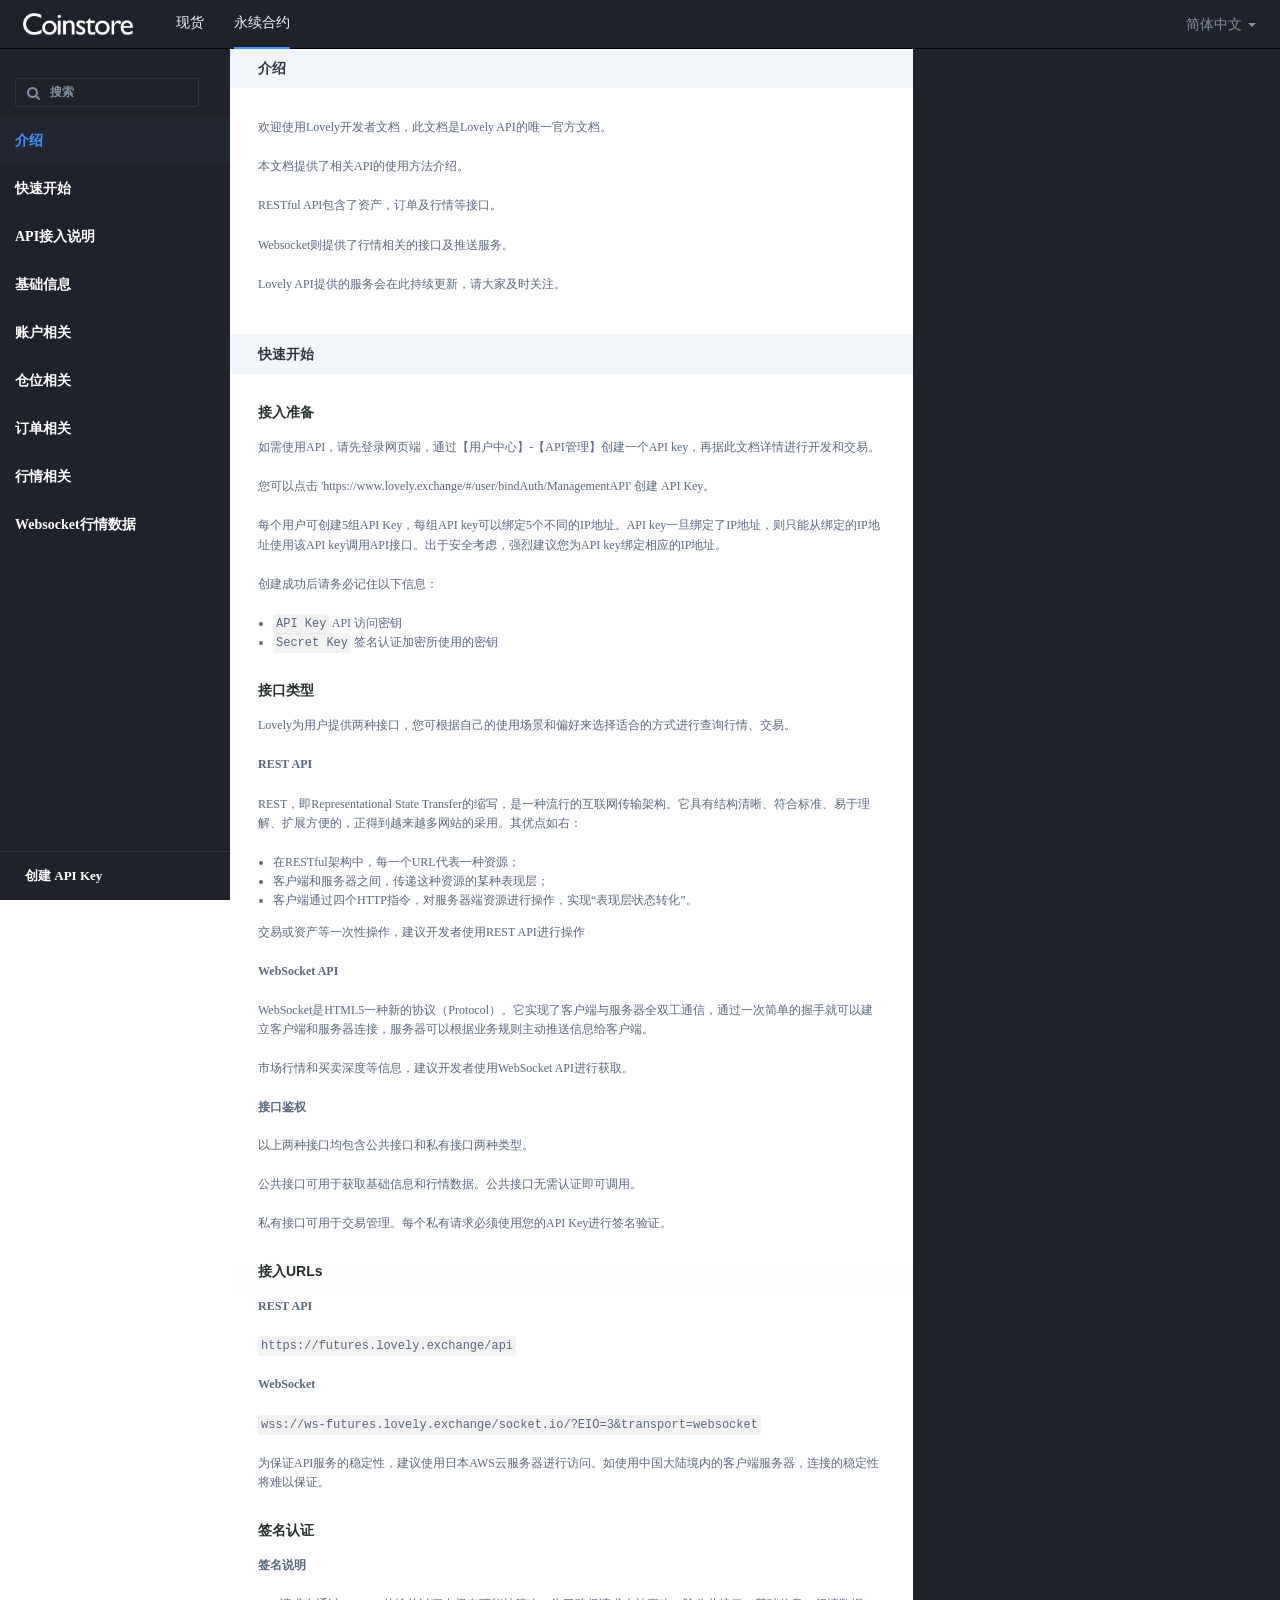
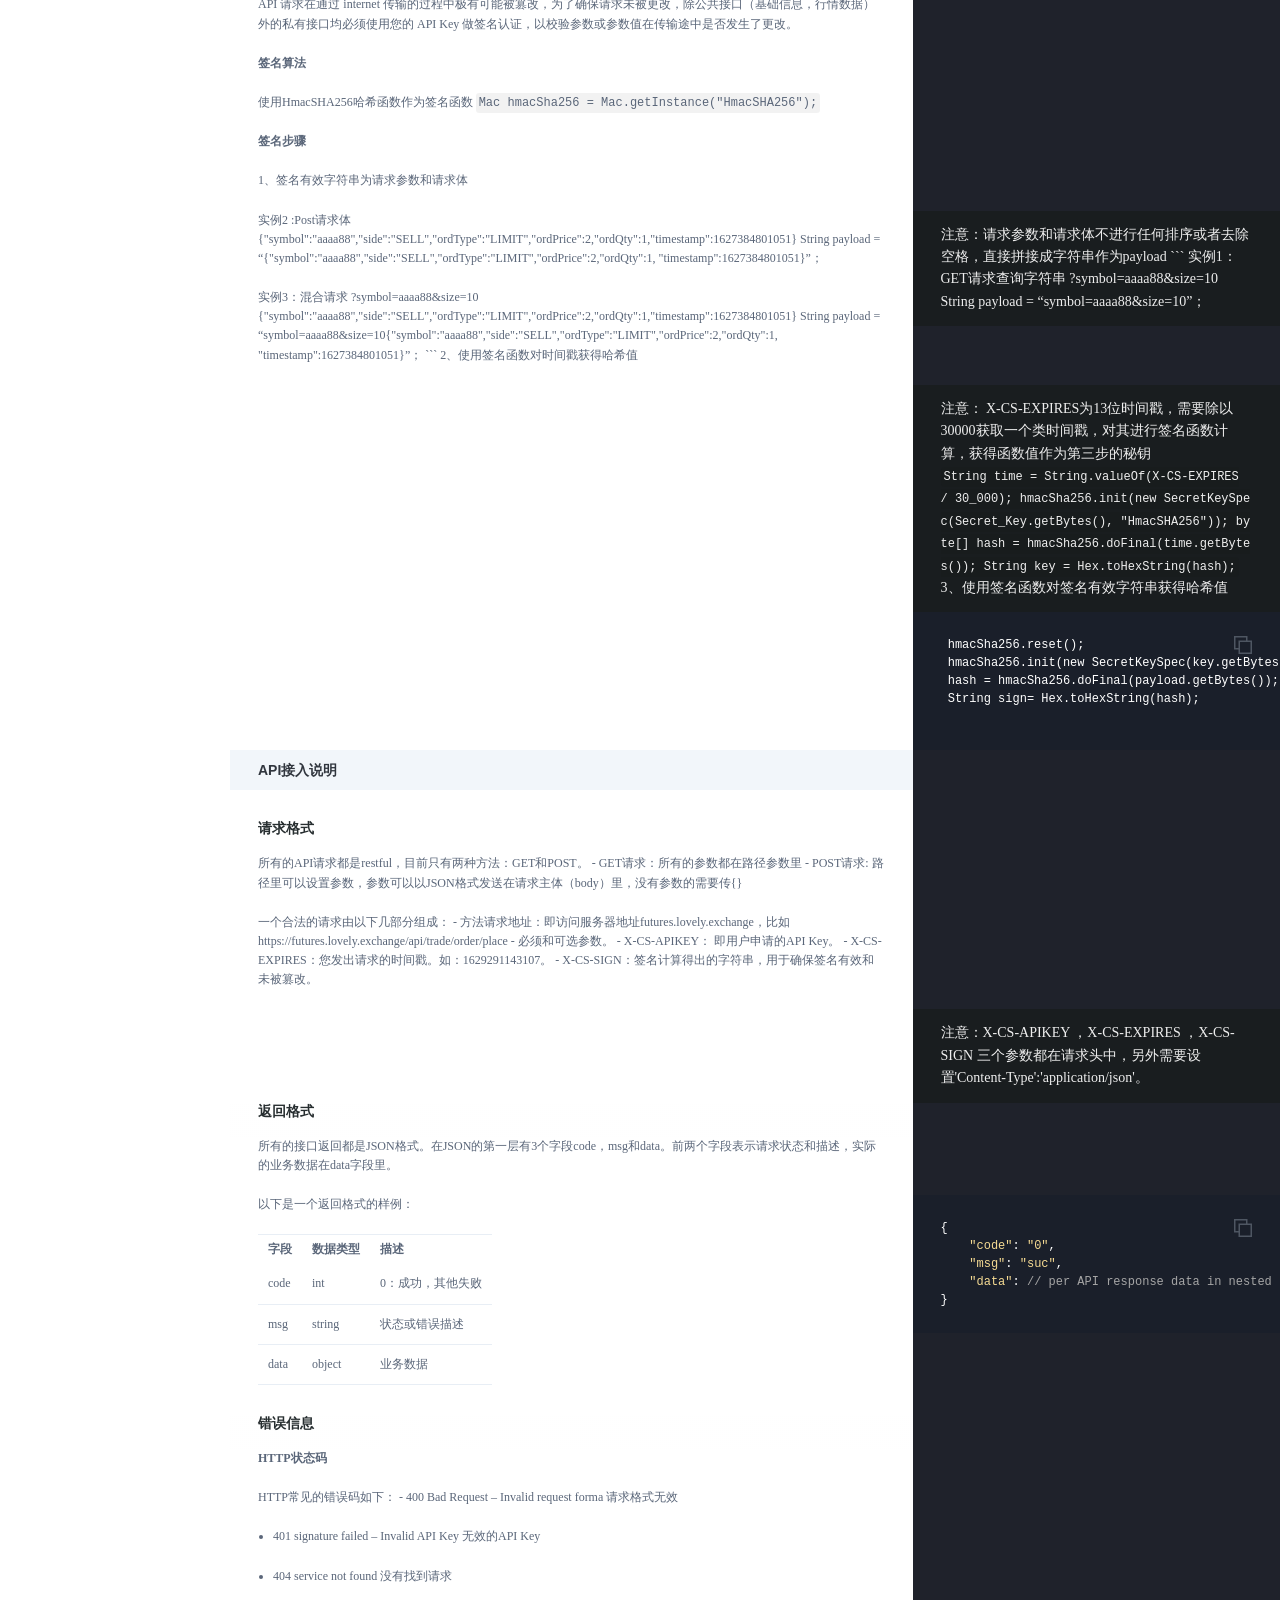
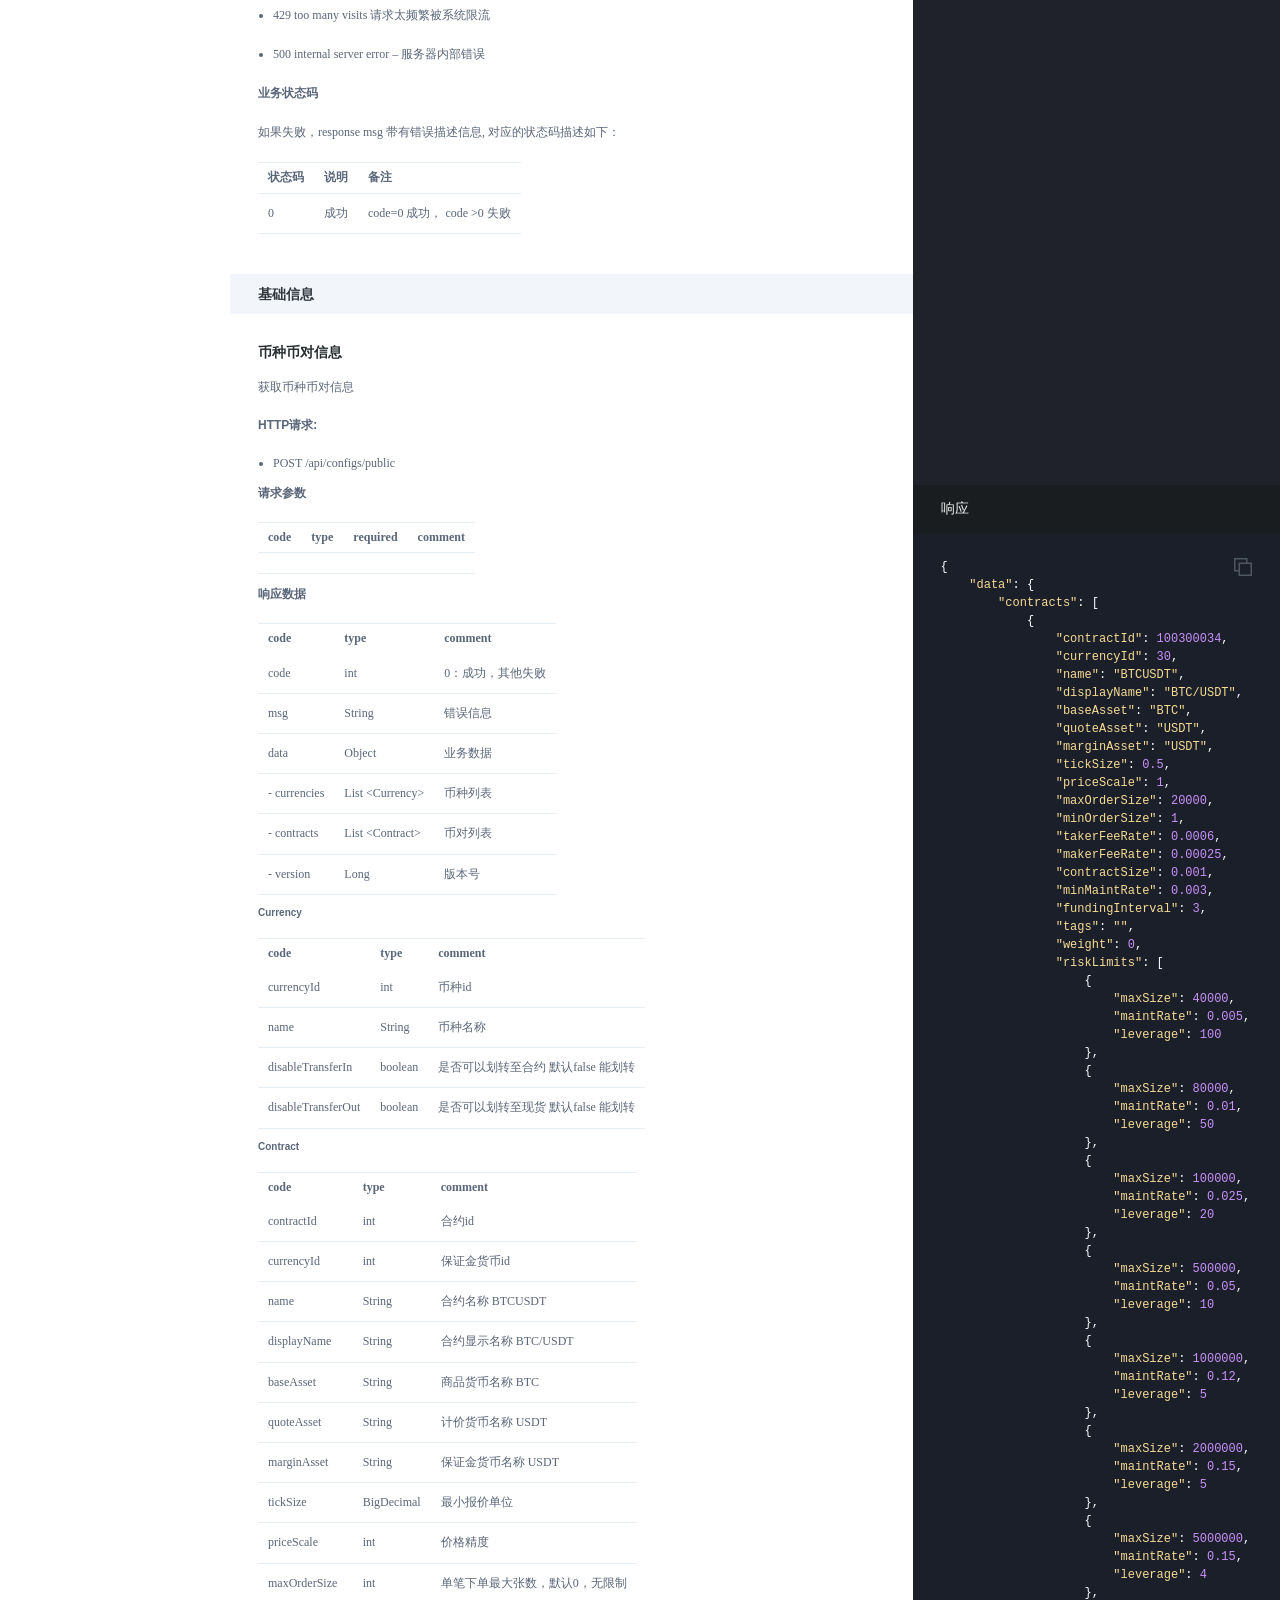
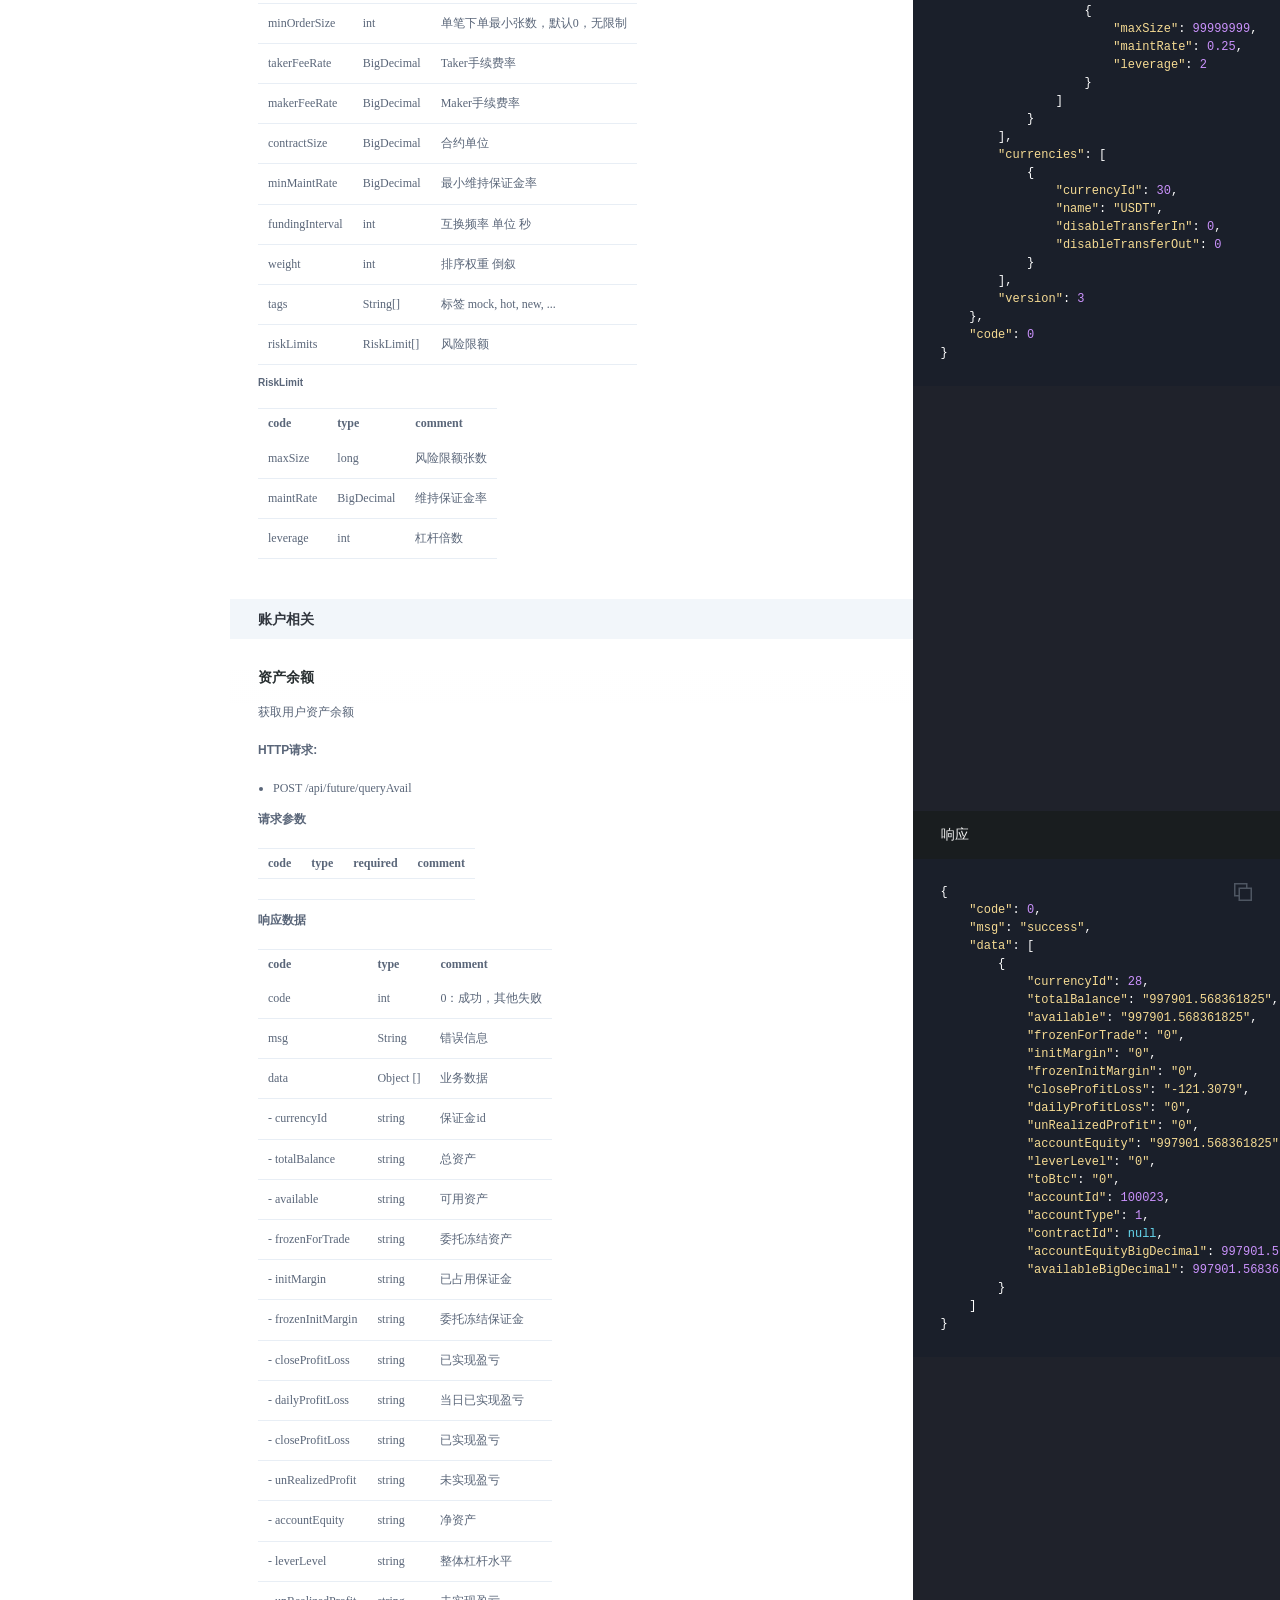
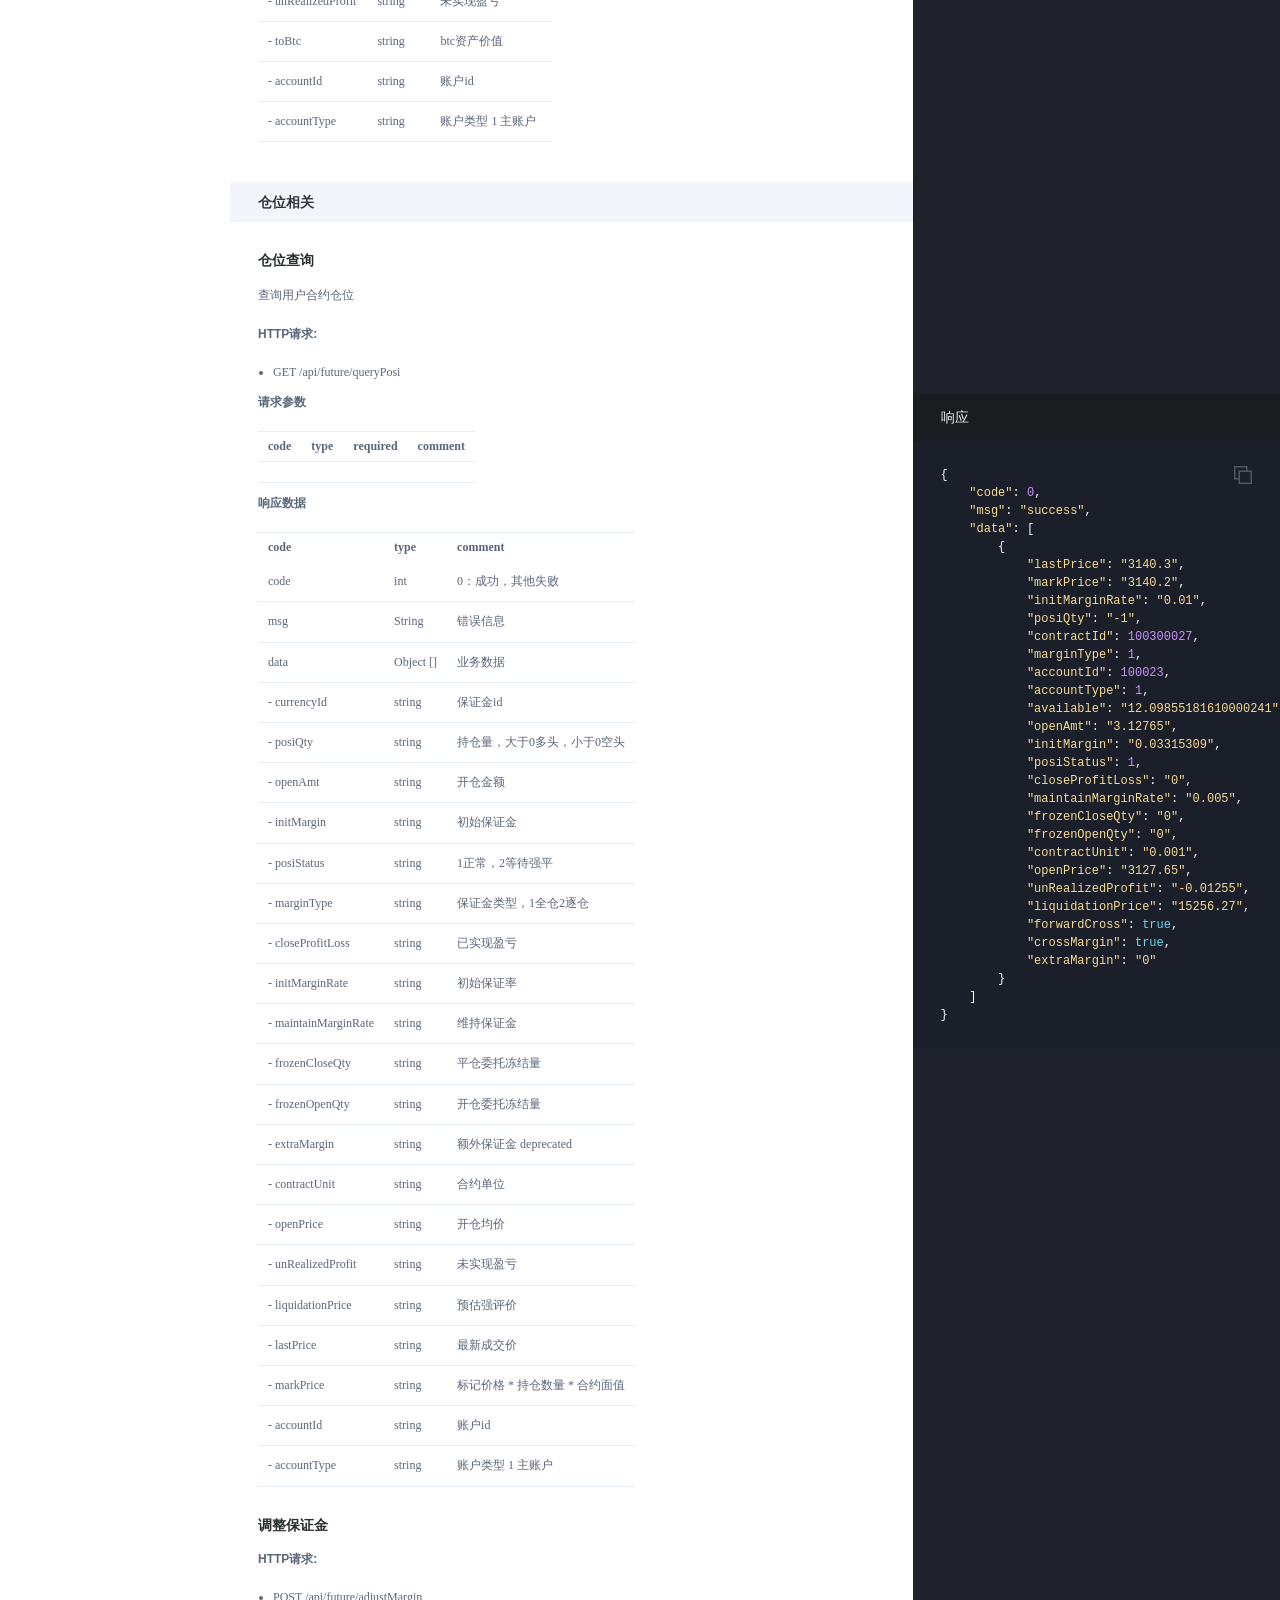
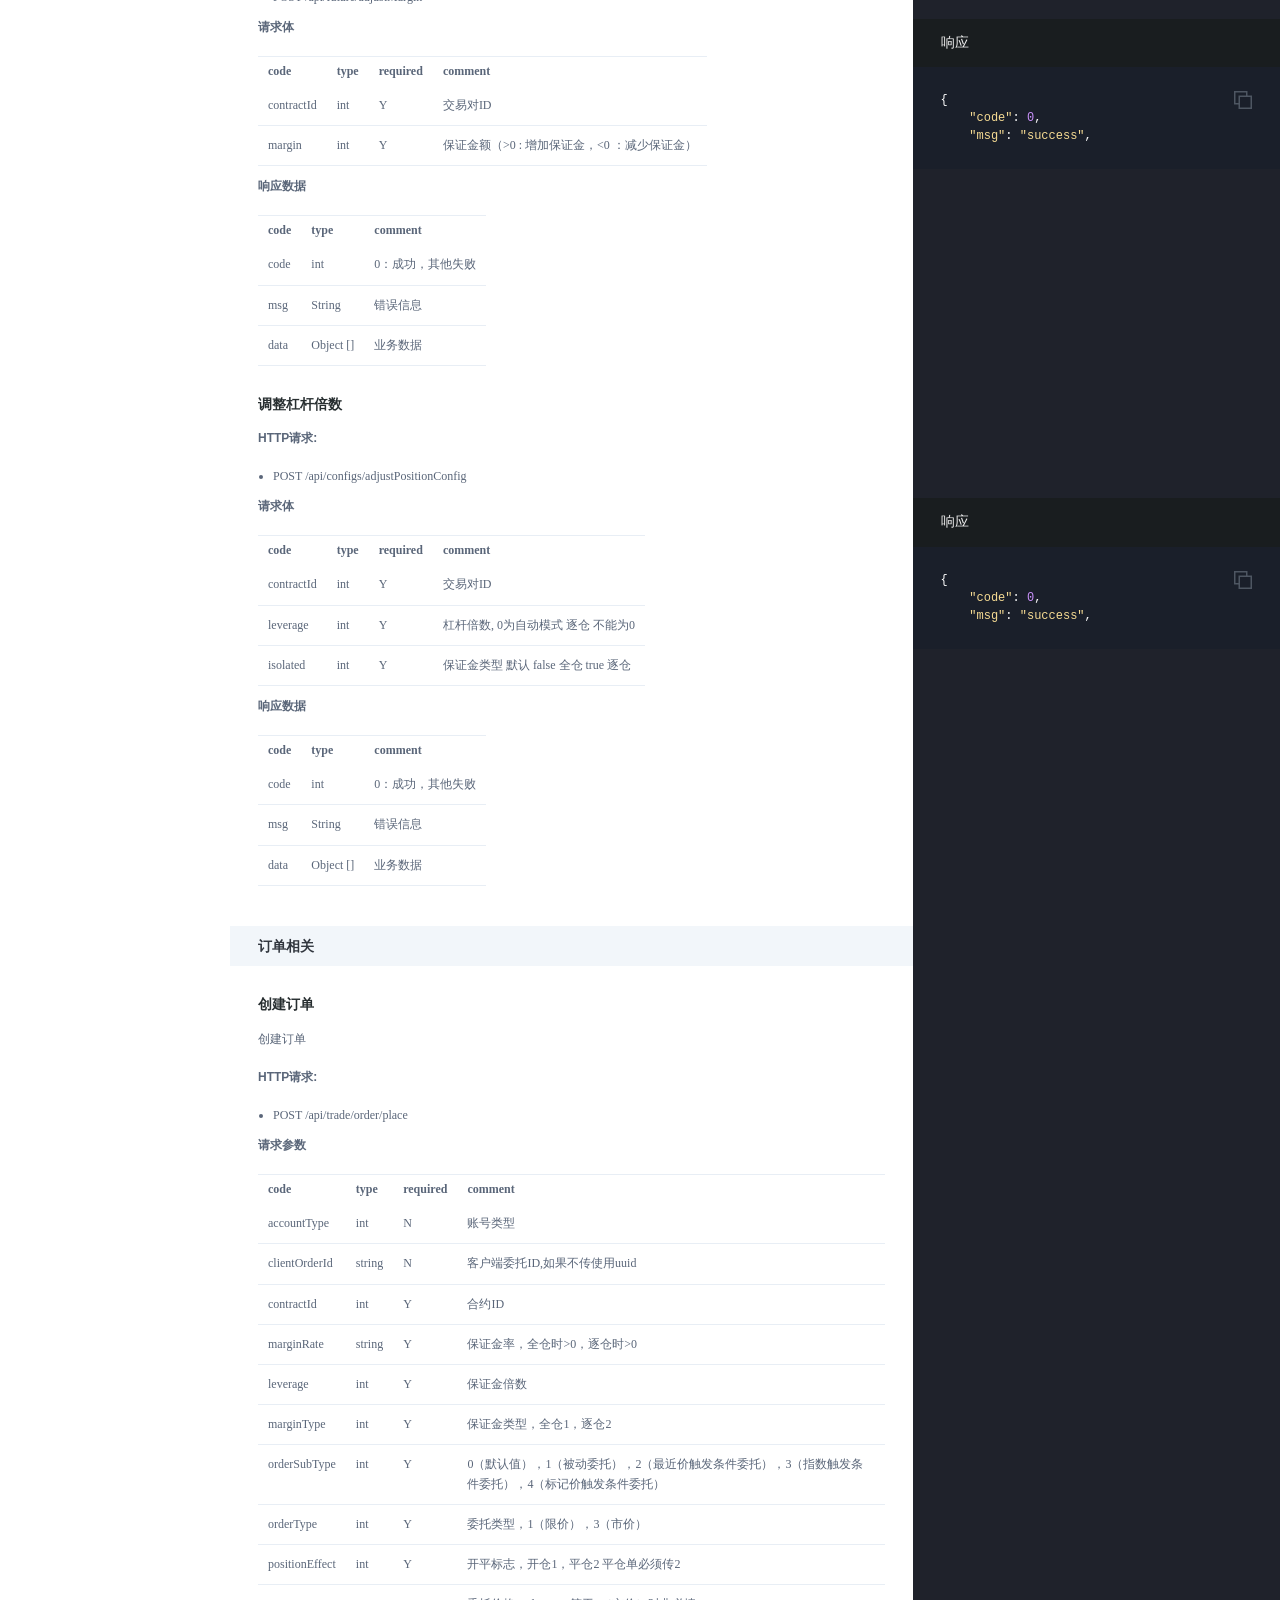
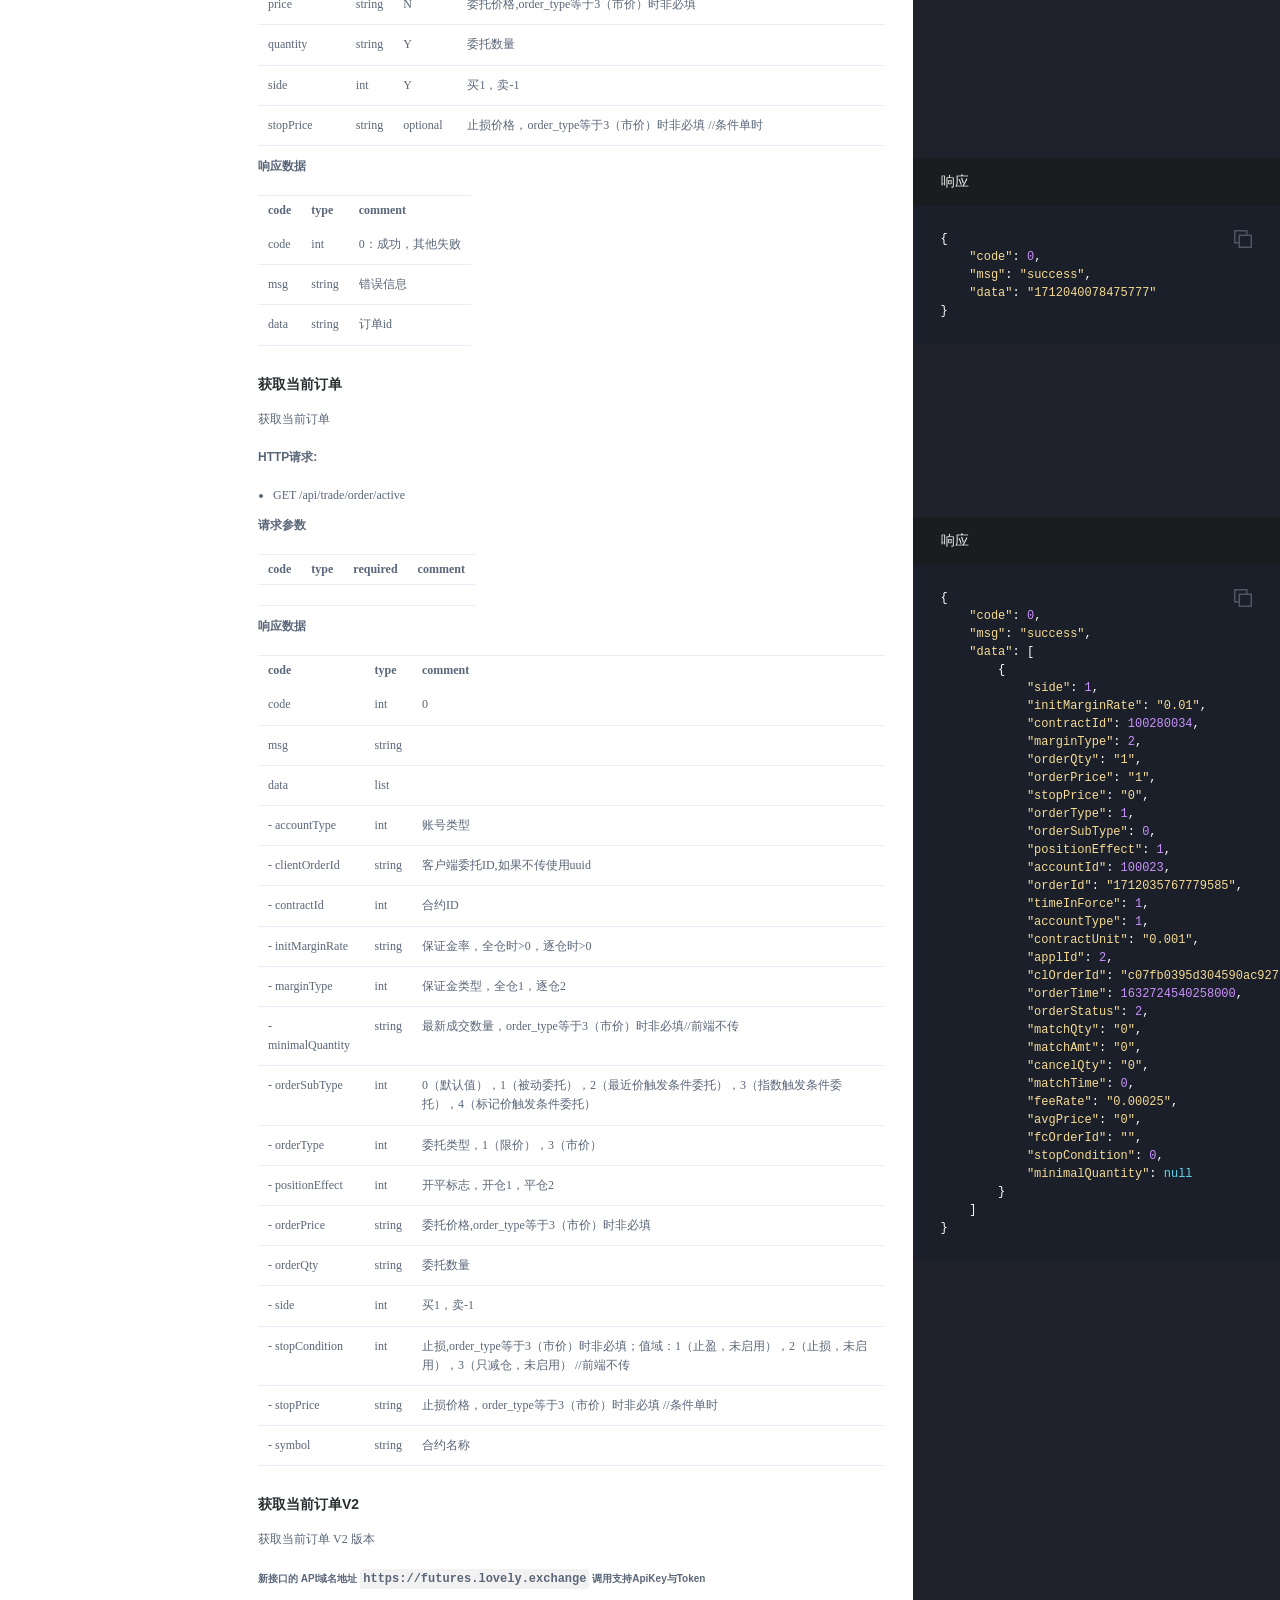
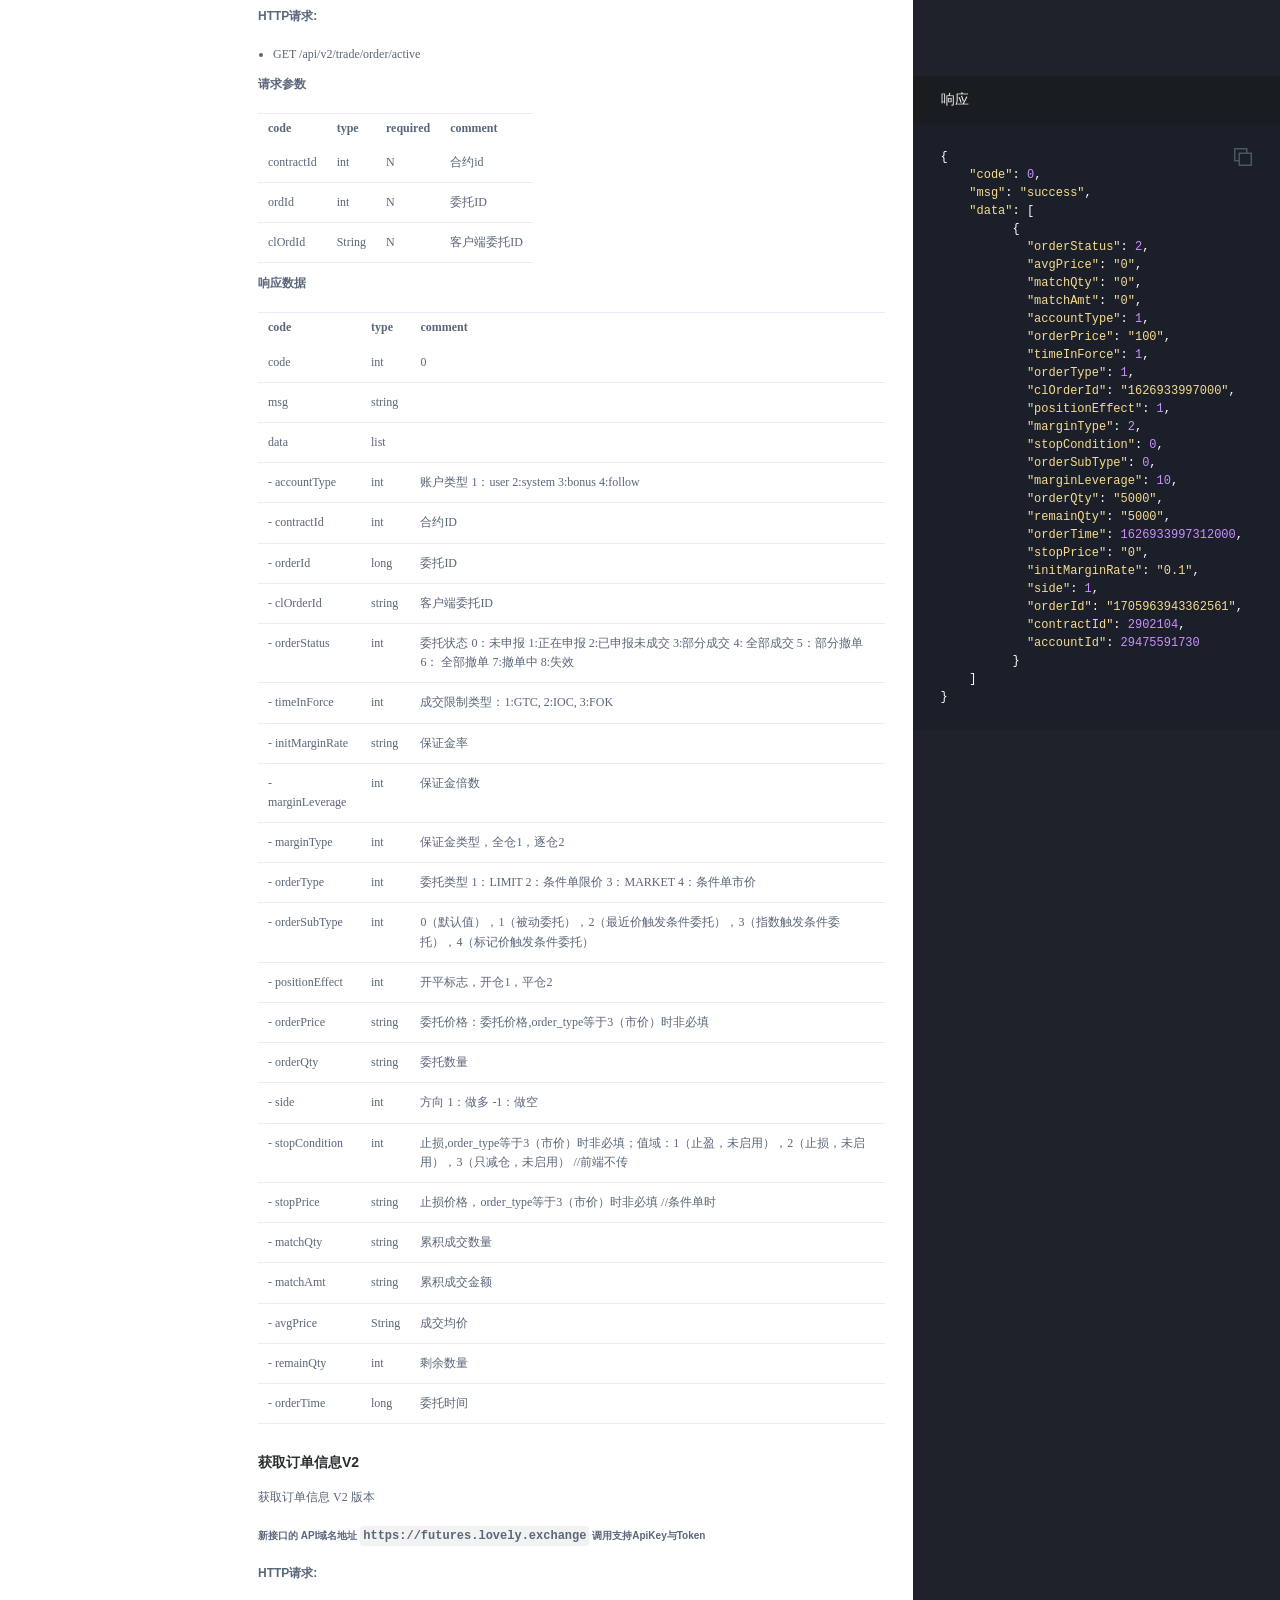
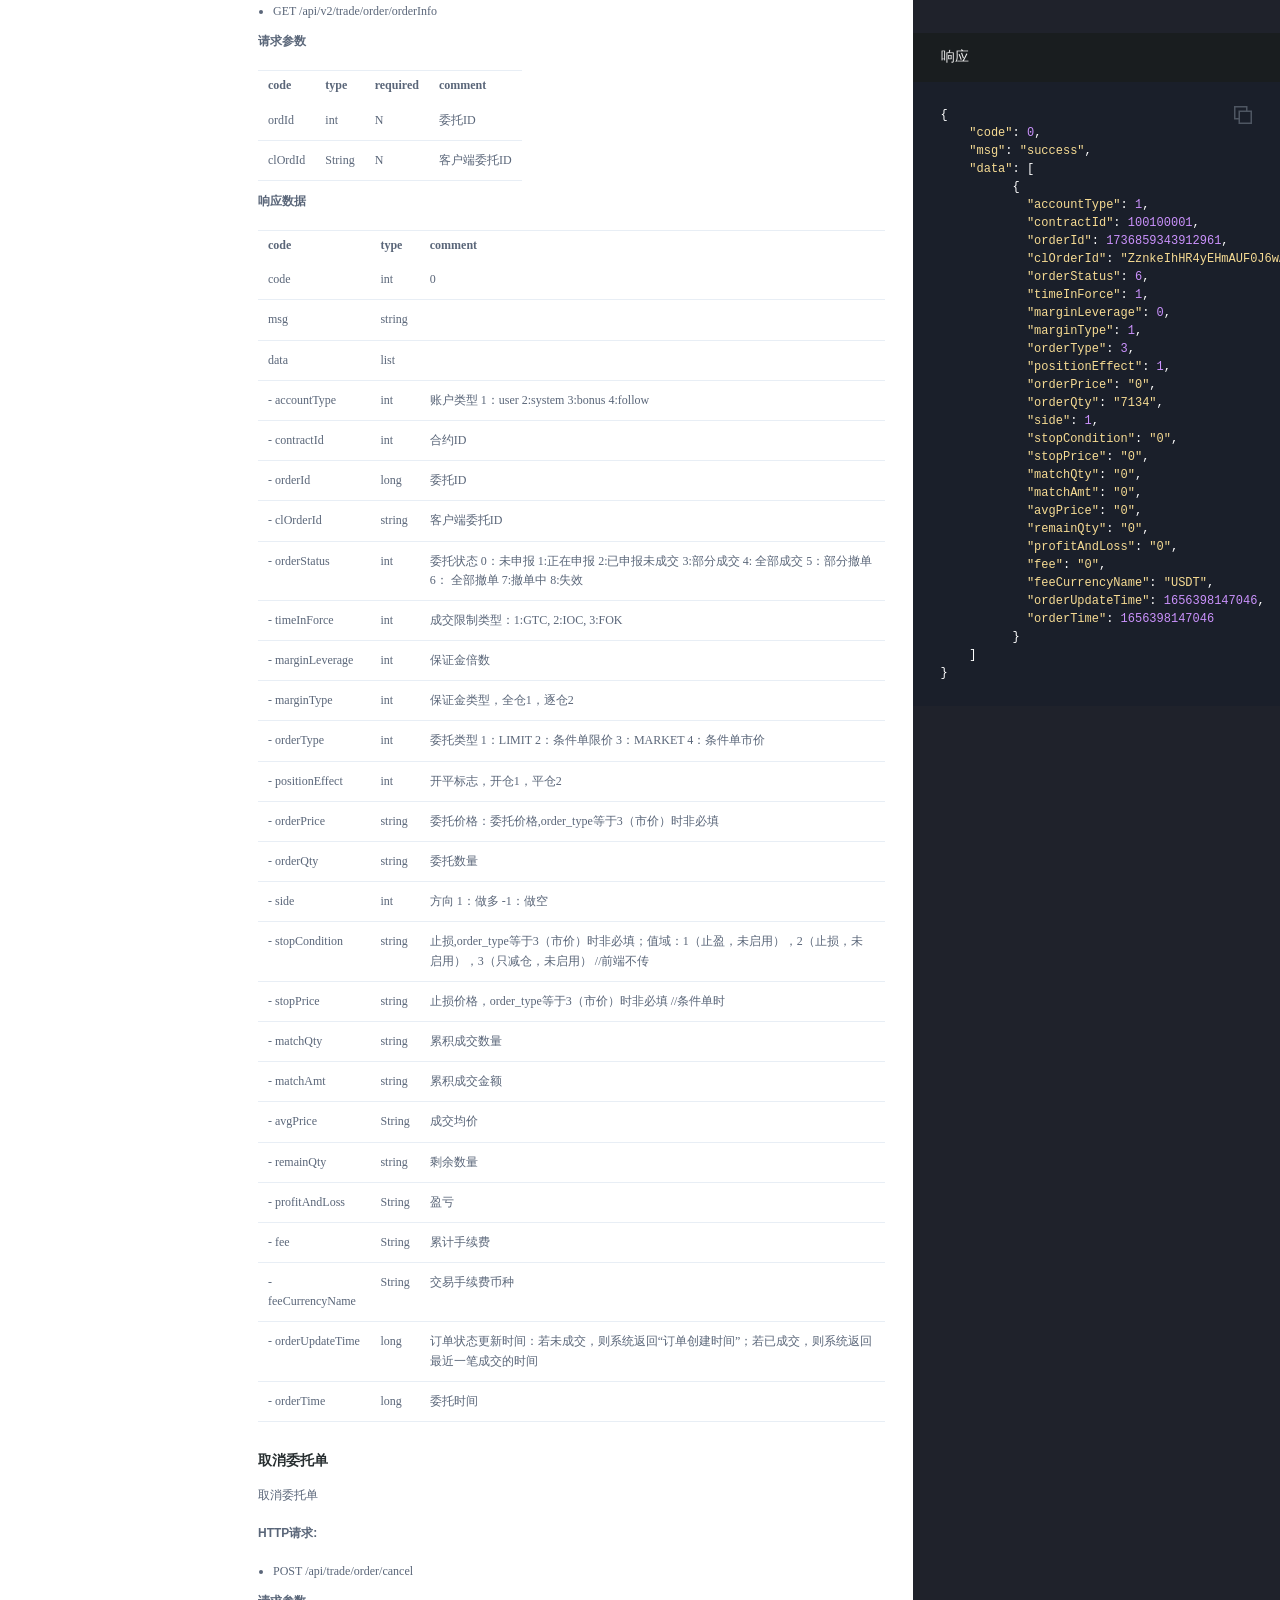
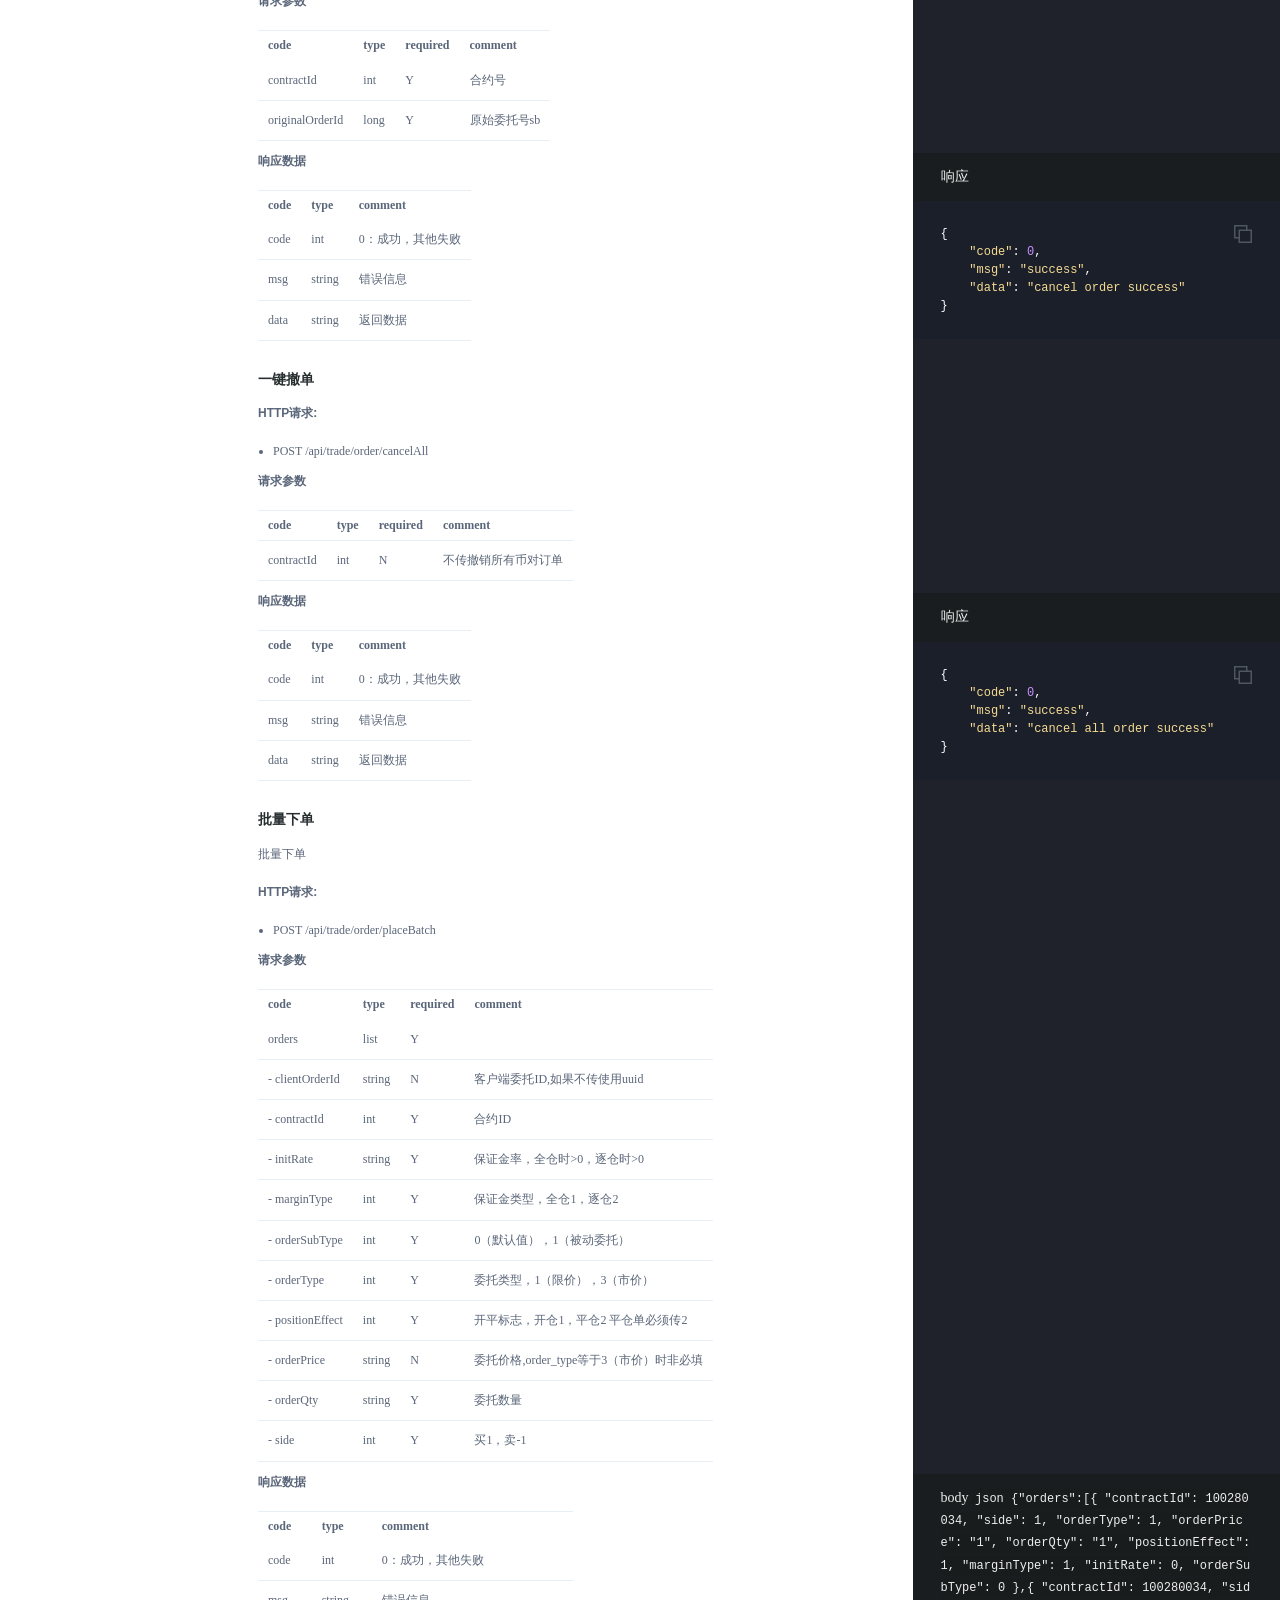
<file: cn/futures.html>
<!doctype html>
<html>
  <head>
    <meta charset="utf-8">
    <meta content="IE=edge,chrome=1" http-equiv="X-UA-Compatible">
    <meta name="viewport" content="width=device-width, initial-scale=1, maximum-scale=1">
    <title>Lovely官方API文档</title>
    <link href="../images/favicon-lovely.ico" rel="icon" type="image/ico">
    <style media="screen">
      .highlight table td { padding: 5px; }
.highlight table pre { margin: 0; }
.highlight .gh {
  color: #999999;
}
.highlight .sr {
  color: #f6aa11;
}
.highlight .go {
  color: #888888;
}
.highlight .gp {
  color: #555555;
}
.highlight .gs {
}
.highlight .gu {
  color: #aaaaaa;
}
.highlight .nb {
  color: #f6aa11;
}
.highlight .cm {
  color: #75715e;
}
.highlight .cp {
  color: #75715e;
}
.highlight .c1 {
  color: #75715e;
}
.highlight .cs {
  color: #75715e;
}
.highlight .c, .highlight .ch, .highlight .cd, .highlight .cpf {
  color: #75715e;
}
.highlight .err {
  color: #960050;
}
.highlight .gr {
  color: #960050;
}
.highlight .gt {
  color: #960050;
}
.highlight .gd {
  color: #49483e;
}
.highlight .gi {
  color: #49483e;
}
.highlight .ge {
  color: #49483e;
}
.highlight .kc {
  color: #66d9ef;
}
.highlight .kd {
  color: #66d9ef;
}
.highlight .kr {
  color: #66d9ef;
}
.highlight .no {
  color: #66d9ef;
}
.highlight .kt {
  color: #66d9ef;
}
.highlight .mf {
  color: #ae81ff;
}
.highlight .mh {
  color: #ae81ff;
}
.highlight .il {
  color: #ae81ff;
}
.highlight .mi {
  color: #ae81ff;
}
.highlight .mo {
  color: #ae81ff;
}
.highlight .m, .highlight .mb, .highlight .mx {
  color: #ae81ff;
}
.highlight .sc {
  color: #ae81ff;
}
.highlight .se {
  color: #ae81ff;
}
.highlight .ss {
  color: #ae81ff;
}
.highlight .sd {
  color: #e6db74;
}
.highlight .s2 {
  color: #e6db74;
}
.highlight .sb {
  color: #e6db74;
}
.highlight .sh {
  color: #e6db74;
}
.highlight .si {
  color: #e6db74;
}
.highlight .sx {
  color: #e6db74;
}
.highlight .s1 {
  color: #e6db74;
}
.highlight .s, .highlight .sa, .highlight .dl {
  color: #e6db74;
}
.highlight .na {
  color: #a6e22e;
}
.highlight .nc {
  color: #a6e22e;
}
.highlight .nd {
  color: #a6e22e;
}
.highlight .ne {
  color: #a6e22e;
}
.highlight .nf, .highlight .fm {
  color: #a6e22e;
}
.highlight .vc {
  color: #ffffff;
}
.highlight .nn {
  color: #ffffff;
}
.highlight .ni {
  color: #ffffff;
}
.highlight .bp {
  color: #ffffff;
}
.highlight .vg {
  color: #ffffff;
}
.highlight .vi {
  color: #ffffff;
}
.highlight .nv, .highlight .vm {
  color: #ffffff;
}
.highlight .w {
  color: #ffffff;
}
.highlight {
  color: #ffffff;
}
.highlight .n, .highlight .py, .highlight .nx {
  color: #ffffff;
}
.highlight .nl {
  color: #f92672;
}
.highlight .ow {
  color: #f92672;
}
.highlight .nt {
  color: #f92672;
}
.highlight .k, .highlight .kv {
  color: #f92672;
}
.highlight .kn {
  color: #f92672;
}
.highlight .kp {
  color: #f92672;
}
.highlight .o {
  color: #f92672;
}
    </style>
    <style media="print">
      * {
        -webkit-transition:none!important;
        transition:none!important;
      }
      .highlight table td { padding: 5px; }
.highlight table pre { margin: 0; }
.highlight, .highlight .w {
  color: #586e75;
}
.highlight .err {
  color: #002b36;
  background-color: #dc322f;
}
.highlight .c, .highlight .ch, .highlight .cd, .highlight .cm, .highlight .cpf, .highlight .c1, .highlight .cs {
  color: #657b83;
}
.highlight .cp {
  color: #b58900;
}
.highlight .nt {
  color: #b58900;
}
.highlight .o, .highlight .ow {
  color: #93a1a1;
}
.highlight .p, .highlight .pi {
  color: #93a1a1;
}
.highlight .gi {
  color: #859900;
}
.highlight .gd {
  color: #dc322f;
}
.highlight .gh {
  color: #268bd2;
  background-color: #002b36;
  font-weight: bold;
}
.highlight .k, .highlight .kn, .highlight .kp, .highlight .kr, .highlight .kv {
  color: #6c71c4;
}
.highlight .kc {
  color: #cb4b16;
}
.highlight .kt {
  color: #cb4b16;
}
.highlight .kd {
  color: #cb4b16;
}
.highlight .s, .highlight .sa, .highlight .sb, .highlight .sc, .highlight .dl, .highlight .sd, .highlight .s2, .highlight .sh, .highlight .sx, .highlight .s1 {
  color: #859900;
}
.highlight .sr {
  color: #2aa198;
}
.highlight .si {
  color: #d33682;
}
.highlight .se {
  color: #d33682;
}
.highlight .nn {
  color: #b58900;
}
.highlight .nc {
  color: #b58900;
}
.highlight .no {
  color: #b58900;
}
.highlight .na {
  color: #268bd2;
}
.highlight .m, .highlight .mb, .highlight .mf, .highlight .mh, .highlight .mi, .highlight .il, .highlight .mo, .highlight .mx {
  color: #859900;
}
.highlight .ss {
  color: #859900;
}
    </style>
    <link href="../stylesheets/screen-297dc653.css" rel="stylesheet" media="screen" />
    <link href="../stylesheets/print-62a209d5.css" rel="stylesheet" media="print" />
      <script src="../javascripts/all-1decc47a.js"></script>

    <script>
      $(function() { setupCodeCopy(); });
    </script>
  </head>

  <body class="cn cn_futures" data-languages="[]">
    <div class="header">
      <img src="../images/logo-b34a5437.png" class="logo" alt="" />
      <div class="tabs">
        <ul>
          <li class="">
              <a href="index.html">
                现货
              </a>
          </li>
          <li class="active">
            <a href="futures.html">
              永续合约
            </a>
          </li>
        </ul>
      </div>
      <div class="lang">
        <span>简体中文</span>
        <img src="../images/down-c11a96e5.png" class="down" alt="" />
        <ul class="lang-list">
         <li class="active">
            <a href="/cn">
              简体中文
            </a>
         </li>
         <li class="">
            <a href="/en">
              English
            </a>
         </li>
        </ul>
      </div>
    </div>
    <a href="#" id="nav-button">
      <span>
        <img src="../images/navbar-cad8cdcb.png" alt="" />
      </span>
    </a>
    <div class="toc-wrapper">
        <div class="search">
          <input type="text" class="search" id="input-search" placeholder="搜索">
        </div>
        <ul class="search-results"></ul>
      <ul id="toc" class="toc-list-h1">
          <li>
            <a href="#45fa4e00db" class="toc-h1 toc-link" data-title="介绍">介绍</a>
          </li>
          <li>
            <a href="#9e033de16f" class="toc-h1 toc-link" data-title="快速开始">快速开始</a>
              <ul class="toc-list-h2">
                  <li>
                    <a href="#c1ae0a8486" class="toc-h2 toc-link" data-title="接入准备">接入准备</a>
                  </li>
                  <li>
                    <a href="#5076603a3e" class="toc-h2 toc-link" data-title="接口类型">接口类型</a>
                  </li>
                  <li>
                    <a href="#urls" class="toc-h2 toc-link" data-title="接入URLs">接入URLs</a>
                  </li>
                  <li>
                    <a href="#586f3bcbf4" class="toc-h2 toc-link" data-title="签名认证"><span id="a4">签名认证</span></a>
                  </li>
              </ul>
          </li>
          <li>
            <a href="#api" class="toc-h1 toc-link" data-title="API接入说明">API接入说明</a>
              <ul class="toc-list-h2">
                  <li>
                    <a href="#5b7654a66a" class="toc-h2 toc-link" data-title="请求格式"><span id="a3">请求格式</span></a>
                  </li>
                  <li>
                    <a href="#3ee119c599" class="toc-h2 toc-link" data-title="返回格式"><span id="a3">返回格式</span></a>
                  </li>
                  <li>
                    <a href="#a38a81c9d5" class="toc-h2 toc-link" data-title="错误信息">错误信息</a>
                  </li>
              </ul>
          </li>
          <li>
            <a href="#41654e0268" class="toc-h1 toc-link" data-title="基础信息">基础信息</a>
              <ul class="toc-list-h2">
                  <li>
                    <a href="#f7ef3ab8ca" class="toc-h2 toc-link" data-title="币种币对信息"><span id="1">币种币对信息</span></a>
                  </li>
              </ul>
          </li>
          <li>
            <a href="#2a0d0be224" class="toc-h1 toc-link" data-title="账户相关">账户相关</a>
              <ul class="toc-list-h2">
                  <li>
                    <a href="#7c2f2901d7" class="toc-h2 toc-link" data-title="资产余额"><span id="1">资产余额</span></a>
                  </li>
              </ul>
          </li>
          <li>
            <a href="#7985d3eb44" class="toc-h1 toc-link" data-title="仓位相关">仓位相关</a>
              <ul class="toc-list-h2">
                  <li>
                    <a href="#716dfaa4eb" class="toc-h2 toc-link" data-title="仓位查询"><span id="1">仓位查询</span></a>
                  </li>
                  <li>
                    <a href="#b773f9957e" class="toc-h2 toc-link" data-title="调整保证金"><span id="1">调整保证金</span></a>
                  </li>
                  <li>
                    <a href="#2e01aa3e57" class="toc-h2 toc-link" data-title="调整杠杆倍数"><span id="1">调整杠杆倍数</span></a>
                  </li>
              </ul>
          </li>
          <li>
            <a href="#96a5882bf8" class="toc-h1 toc-link" data-title="订单相关">订单相关</a>
              <ul class="toc-list-h2">
                  <li>
                    <a href="#d92f5192e4" class="toc-h2 toc-link" data-title="创建订单"><span id="1">创建订单</span></a>
                  </li>
                  <li>
                    <a href="#2152241f96" class="toc-h2 toc-link" data-title="获取当前订单"><span id="2">获取当前订单</span></a>
                  </li>
                  <li>
                    <a href="#v2" class="toc-h2 toc-link" data-title="获取当前订单V2"><span id="2">获取当前订单V2</span></a>
                  </li>
                  <li>
                    <a href="#v2-2" class="toc-h2 toc-link" data-title="获取订单信息V2"><span id="2">获取订单信息V2</span></a>
                  </li>
                  <li>
                    <a href="#08819af8ba" class="toc-h2 toc-link" data-title="取消委托单"><span id="3">取消委托单</span></a>
                  </li>
                  <li>
                    <a href="#caef340d80" class="toc-h2 toc-link" data-title="一键撤单"><span id="5">一键撤单</span></a>
                  </li>
                  <li>
                    <a href="#77aaf08979" class="toc-h2 toc-link" data-title="批量下单"><span id="13">批量下单</span></a>
                  </li>
                  <li>
                    <a href="#id" class="toc-h2 toc-link" data-title="根据订单id批量进行撤单"><span id="27">根据订单id批量进行撤单</span></a>
                  </li>
                  <li>
                    <a href="#a14949562d" class="toc-h2 toc-link" data-title="获取用户全部成交"><span id="3">获取用户全部成交</span></a>
                  </li>
                  <li>
                    <a href="#v2-3" class="toc-h2 toc-link" data-title="获取用户全部成交V2"><span id="4">获取用户全部成交V2</span></a>
                  </li>
                  <li>
                    <a href="#274ba04bb9" class="toc-h2 toc-link" data-title="用户强减记录"><span id="3">用户强减记录</span></a>
                  </li>
                  <li>
                    <a href="#db55aab9f9" class="toc-h2 toc-link" data-title="用户强平记录"><span id="3">用户强平记录</span></a>
                  </li>
              </ul>
          </li>
          <li>
            <a href="#43ee760de5" class="toc-h1 toc-link" data-title="行情相关">行情相关</a>
              <ul class="toc-list-h2">
                  <li>
                    <a href="#k" class="toc-h2 toc-link" data-title="获取历史K线"><span id="7">获取历史K线</span></a>
                  </li>
                  <li>
                    <a href="#0a8d744c83" class="toc-h2 toc-link" data-title="查询行情快照"><span id="7">查询行情快照</span></a>
                  </li>
                  <li>
                    <a href="#1690314e40" class="toc-h2 toc-link" data-title="获取最新成交"><span id="7">获取最新成交</span></a>
                  </li>
              </ul>
          </li>
          <li>
            <a href="#websocket" class="toc-h1 toc-link" data-title="Websocket行情数据">Websocket行情数据</a>
              <ul class="toc-list-h2">
                  <li>
                    <a href="#5ea2e0cde2" class="toc-h2 toc-link" data-title="简介">简介</a>
                  </li>
                  <li>
                    <a href="#k-2" class="toc-h2 toc-link" data-title="获取K线">获取K线</a>
                  </li>
                  <li>
                    <a href="#d07a7e664f" class="toc-h2 toc-link" data-title="获取逐笔成交">获取逐笔成交</a>
                  </li>
                  <li>
                    <a href="#707972a6ed" class="toc-h2 toc-link" data-title="获取行情快照买卖档位">获取行情快照买卖档位</a>
                  </li>
                  <li>
                    <a href="#e601062c77" class="toc-h2 toc-link" data-title="获取行情快照基础数据">获取行情快照基础数据</a>
                  </li>
                  <li>
                    <a href="#8340d3206e" class="toc-h2 toc-link" data-title="获取私有数据">获取私有数据</a>
                  </li>
              </ul>
          </li>
        <li class="create_api"><a target="_blank" href="https://www.lovely.exchange/#/user/bindAuth/ManagementAPI">创建 API Key</a></li>
      </ul>
    </div>
    <div class="page-wrapper">
      <div class="dark-box"></div>
      <div class="content">
        <h1 id='45fa4e00db'>介绍</h1>
<p>欢迎使用Lovely开发者文档，此文档是Lovely API的唯一官方文档。</p>

<p>本文档提供了相关API的使用方法介绍。</p>

<p>RESTful API包含了资产，订单及行情等接口。</p>

<p>Websocket则提供了行情相关的接口及推送服务。</p>

<p>Lovely API提供的服务会在此持续更新，请大家及时关注。</p>
<h1 id='9e033de16f'>快速开始</h1><h2 id='c1ae0a8486'>接入准备</h2>
<p>如需使用API，请先登录网页端，通过【用户中心】-【API管理】创建一个API key，再据此文档详情进行开发和交易。</p>

<p>您可以点击 &#39;https://www.lovely.exchange/#/user/bindAuth/ManagementAPI&#39; 创建 API Key。</p>

<p>每个用户可创建5组API Key，每组API key可以绑定5个不同的IP地址。API key一旦绑定了IP地址，则只能从绑定的IP地址使用该API key调用API接口。出于安全考虑，强烈建议您为API key绑定相应的IP地址。</p>

<p>创建成功后请务必记住以下信息：</p>

<ul>
<li><code>API Key</code>  API 访问密钥</li>
<li><code>Secret Key</code> 签名认证加密所使用的密钥</li>
</ul>
<h2 id='5076603a3e'>接口类型</h2>
<p>Lovely为用户提供两种接口，您可根据自己的使用场景和偏好来选择适合的方式进行查询行情、交易。</p>

<p><strong>REST API</strong></p>

<p>REST，即Representational State Transfer的缩写，是一种流行的互联网传输架构。它具有结构清晰、符合标准、易于理解、扩展方便的，正得到越来越多网站的采用。其优点如右：</p>

<ul>
<li>在RESTful架构中，每一个URL代表一种资源；</li>
<li>客户端和服务器之间，传递这种资源的某种表现层；</li>
<li>客户端通过四个HTTP指令，对服务器端资源进行操作，实现“表现层状态转化”。 </li>
</ul>

<p>交易或资产等一次性操作，建议开发者使用REST API进行操作</p>

<p><strong>WebSocket API</strong></p>

<p>WebSocket是HTML5一种新的协议（Protocol）。它实现了客户端与服务器全双工通信，通过一次简单的握手就可以建立客户端和服务器连接，服务器可以根据业务规则主动推送信息给客户端。</p>

<p>市场行情和买卖深度等信息，建议开发者使用WebSocket API进行获取。</p>
<h3 id='2ac5e3c5f6'>接口鉴权</h3>
<p>以上两种接口均包含公共接口和私有接口两种类型。</p>

<p>公共接口可用于获取基础信息和行情数据。公共接口无需认证即可调用。</p>

<p>私有接口可用于交易管理。每个私有请求必须使用您的API Key进行签名验证。</p>
<h2 id='urls'>接入URLs</h2>
<p><strong>REST API</strong></p>

<p><code>https://futures.lovely.exchange/api</code></p>

<p><strong>WebSocket</strong></p>

<p><code>wss://ws-futures.lovely.exchange/socket.io/?EIO=3&amp;transport=websocket</code></p>

<p>为保证API服务的稳定性，建议使用日本AWS云服务器进行访问。如使用中国大陆境内的客户端服务器，连接的稳定性将难以保证。</p>
<h2 id='586f3bcbf4'><span id="a4">签名认证</span></h2>
<p><strong>签名说明</strong></p>

<p>API 请求在通过 internet 传输的过程中极有可能被篡改，为了确保请求未被更改，除公共接口（基础信息，行情数据）外的私有接口均必须使用您的 API Key 做签名认证，以校验参数或参数值在传输途中是否发生了更改。</p>

<p><strong>签名算法</strong></p>

<p>使用HmacSHA256哈希函数作为签名函数
<code>
Mac hmacSha256 = Mac.getInstance(&quot;HmacSHA256&quot;);
</code></p>

<p><strong>签名步骤</strong></p>

<p>1、签名有效字符串为请求参数和请求体</p>

<blockquote>
<p>注意：请求参数和请求体不进行任何排序或者去除空格，直接拼接成字符串作为payload
```
实例1：GET请求查询字符串
 ?symbol=aaaa88&amp;size=10
 String payload = “symbol=aaaa88&amp;size=10”；</p>
</blockquote>

<p>实例2 :Post请求体
 {&quot;symbol&quot;:&quot;aaaa88&quot;,&quot;side&quot;:&quot;SELL&quot;,&quot;ordType&quot;:&quot;LIMIT&quot;,&quot;ordPrice&quot;:2,&quot;ordQty&quot;:1,&quot;timestamp&quot;:1627384801051}
 String payload = “{&quot;symbol&quot;:&quot;aaaa88&quot;,&quot;side&quot;:&quot;SELL&quot;,&quot;ordType&quot;:&quot;LIMIT&quot;,&quot;ordPrice&quot;:2,&quot;ordQty&quot;:1,
 &quot;timestamp&quot;:1627384801051}”；</p>

<p>实例3：混合请求
 ?symbol=aaaa88&amp;size=10
 {&quot;symbol&quot;:&quot;aaaa88&quot;,&quot;side&quot;:&quot;SELL&quot;,&quot;ordType&quot;:&quot;LIMIT&quot;,&quot;ordPrice&quot;:2,&quot;ordQty&quot;:1,&quot;timestamp&quot;:1627384801051}
 String payload = “symbol=aaaa88&amp;size=10{&quot;symbol&quot;:&quot;aaaa88&quot;,&quot;side&quot;:&quot;SELL&quot;,&quot;ordType&quot;:&quot;LIMIT&quot;,&quot;ordPrice&quot;:2,&quot;ordQty&quot;:1,
 &quot;timestamp&quot;:1627384801051}”；
```
2、使用签名函数对时间戳获得哈希值</p>

<blockquote>
<p>注意： X-CS-EXPIRES为13位时间戳，需要除以30000获取一个类时间戳，对其进行签名函数计算，获得函数值作为第三步的秘钥<br>
<code>
 String time = String.valueOf(X-CS-EXPIRES / 30_000);
 hmacSha256.init(new SecretKeySpec(Secret_Key.getBytes(), &quot;HmacSHA256&quot;));
 byte[] hash = hmacSha256.doFinal(time.getBytes());
 String key = Hex.toHexString(hash);
</code>
3、使用签名函数对签名有效字符串获得哈希值</p>
</blockquote>
<div class="highlight"><pre class="highlight plaintext"><code> hmacSha256.reset();
 hmacSha256.init(new SecretKeySpec(key.getBytes(), "HmacSHA256"));
 hash = hmacSha256.doFinal(payload.getBytes());
 String sign= Hex.toHexString(hash);

</code></pre></div><h1 id='api'>API接入说明</h1><h2 id='5b7654a66a'><span id="a3">请求格式</span></h2>
<p>所有的API请求都是restful，目前只有两种方法：GET和POST。
- GET请求：所有的参数都在路径参数里
- POST请求: 路径里可以设置参数，参数可以以JSON格式发送在请求主体（body）里，没有参数的需要传{}</p>

<p>一个合法的请求由以下几部分组成：
- 方法请求地址：即访问服务器地址futures.lovely.exchange，比如https://futures.lovely.exchange/api/trade/order/place
- 必须和可选参数。
- X-CS-APIKEY： 即用户申请的API Key。
- X-CS-EXPIRES：您发出请求的时间戳。如：1629291143107。
- X-CS-SIGN：签名计算得出的字符串，用于确保签名有效和未被篡改。</p>

<blockquote>
<p>注意：X-CS-APIKEY ，X-CS-EXPIRES ，X-CS-SIGN 三个参数都在请求头中，另外需要设置&#39;Content-Type&#39;:&#39;application/json&#39;。</p>
</blockquote>
<h2 id='3ee119c599'><span id="a3">返回格式</span></h2>
<p>所有的接口返回都是JSON格式。在JSON的第一层有3个字段code，msg和data。前两个字段表示请求状态和描述，实际的业务数据在data字段里。</p>
<div class="highlight"><pre class="highlight json tab-json"><code><span class="p">{</span><span class="w">
    </span><span class="nl">"code"</span><span class="p">:</span><span class="w"> </span><span class="s2">"0"</span><span class="p">,</span><span class="w">
    </span><span class="nl">"msg"</span><span class="p">:</span><span class="w"> </span><span class="s2">"suc"</span><span class="p">,</span><span class="w">
    </span><span class="nl">"data"</span><span class="p">:</span><span class="w"> </span><span class="err">//</span><span class="w"> </span><span class="err">per</span><span class="w"> </span><span class="err">API</span><span class="w"> </span><span class="err">response</span><span class="w"> </span><span class="err">data</span><span class="w"> </span><span class="err">in</span><span class="w"> </span><span class="err">nested</span><span class="w"> </span><span class="err">JSON</span><span class="w"> </span><span class="err">object</span><span class="w">
</span><span class="p">}</span><span class="w">
</span></code></pre></div>
<p>以下是一个返回格式的样例：</p>

<table><thead>
<tr>
<th>字段</th>
<th>数据类型</th>
<th>描述</th>
</tr>
</thead><tbody>
<tr>
<td>code</td>
<td>int</td>
<td>0：成功，其他失败</td>
</tr>
<tr>
<td>msg</td>
<td>string</td>
<td>状态或错误描述</td>
</tr>
<tr>
<td>data</td>
<td>object</td>
<td>业务数据</td>
</tr>
</tbody></table>
<h2 id='a38a81c9d5'>错误信息</h2>
<p><strong>HTTP状态码</strong></p>

<p>HTTP常见的错误码如下：
- 400 Bad Request – Invalid request forma 请求格式无效</p>

<ul>
<li><p>401 signature failed – Invalid API Key 无效的API Key</p></li>
<li><p>404 service not found 没有找到请求</p></li>
<li><p>429 too many visits 请求太频繁被系统限流</p></li>
<li><p>500 internal server error – 服务器内部错误</p></li>
</ul>

<p><strong>业务状态码</strong></p>

<p>如果失败，response msg 带有错误描述信息, 对应的状态码描述如下：</p>

<table><thead>
<tr>
<th>状态码</th>
<th>说明</th>
<th>备注</th>
</tr>
</thead><tbody>
<tr>
<td>0</td>
<td>成功</td>
<td>code=0 成功， code &gt;0 失败</td>
</tr>
</tbody></table>
<h1 id='41654e0268'>基础信息</h1><h2 id='f7ef3ab8ca'><span id="1">币种币对信息</span></h2>
<p>获取币种币对信息</p>
<h3 id='http'>HTTP请求:</h3>
<ul>
<li>POST  /api/configs/public</li>
</ul>

<blockquote>
<p>响应 </p>
</blockquote>
<div class="highlight"><pre class="highlight json tab-json"><code><span class="p">{</span><span class="w">
    </span><span class="nl">"data"</span><span class="p">:</span><span class="w"> </span><span class="p">{</span><span class="w">
        </span><span class="nl">"contracts"</span><span class="p">:</span><span class="w"> </span><span class="p">[</span><span class="w">
            </span><span class="p">{</span><span class="w">
                </span><span class="nl">"contractId"</span><span class="p">:</span><span class="w"> </span><span class="mi">100300034</span><span class="p">,</span><span class="w">
                </span><span class="nl">"currencyId"</span><span class="p">:</span><span class="w"> </span><span class="mi">30</span><span class="p">,</span><span class="w">
                </span><span class="nl">"name"</span><span class="p">:</span><span class="w"> </span><span class="s2">"BTCUSDT"</span><span class="p">,</span><span class="w">
                </span><span class="nl">"displayName"</span><span class="p">:</span><span class="w"> </span><span class="s2">"BTC/USDT"</span><span class="p">,</span><span class="w">
                </span><span class="nl">"baseAsset"</span><span class="p">:</span><span class="w"> </span><span class="s2">"BTC"</span><span class="p">,</span><span class="w">
                </span><span class="nl">"quoteAsset"</span><span class="p">:</span><span class="w"> </span><span class="s2">"USDT"</span><span class="p">,</span><span class="w">
                </span><span class="nl">"marginAsset"</span><span class="p">:</span><span class="w"> </span><span class="s2">"USDT"</span><span class="p">,</span><span class="w">
                </span><span class="nl">"tickSize"</span><span class="p">:</span><span class="w"> </span><span class="mf">0.5</span><span class="p">,</span><span class="w">
                </span><span class="nl">"priceScale"</span><span class="p">:</span><span class="w"> </span><span class="mi">1</span><span class="p">,</span><span class="w">
                </span><span class="nl">"maxOrderSize"</span><span class="p">:</span><span class="w"> </span><span class="mi">20000</span><span class="p">,</span><span class="w">
                </span><span class="nl">"minOrderSize"</span><span class="p">:</span><span class="w"> </span><span class="mi">1</span><span class="p">,</span><span class="w">
                </span><span class="nl">"takerFeeRate"</span><span class="p">:</span><span class="w"> </span><span class="mf">0.0006</span><span class="p">,</span><span class="w">
                </span><span class="nl">"makerFeeRate"</span><span class="p">:</span><span class="w"> </span><span class="mf">0.00025</span><span class="p">,</span><span class="w">
                </span><span class="nl">"contractSize"</span><span class="p">:</span><span class="w"> </span><span class="mf">0.001</span><span class="p">,</span><span class="w">
                </span><span class="nl">"minMaintRate"</span><span class="p">:</span><span class="w"> </span><span class="mf">0.003</span><span class="p">,</span><span class="w">
                </span><span class="nl">"fundingInterval"</span><span class="p">:</span><span class="w"> </span><span class="mi">3</span><span class="p">,</span><span class="w">
                </span><span class="nl">"tags"</span><span class="p">:</span><span class="w"> </span><span class="s2">""</span><span class="p">,</span><span class="w">
                </span><span class="nl">"weight"</span><span class="p">:</span><span class="w"> </span><span class="mi">0</span><span class="p">,</span><span class="w">
                </span><span class="nl">"riskLimits"</span><span class="p">:</span><span class="w"> </span><span class="p">[</span><span class="w">
                    </span><span class="p">{</span><span class="w">
                        </span><span class="nl">"maxSize"</span><span class="p">:</span><span class="w"> </span><span class="mi">40000</span><span class="p">,</span><span class="w">
                        </span><span class="nl">"maintRate"</span><span class="p">:</span><span class="w"> </span><span class="mf">0.005</span><span class="p">,</span><span class="w">
                        </span><span class="nl">"leverage"</span><span class="p">:</span><span class="w"> </span><span class="mi">100</span><span class="w">
                    </span><span class="p">},</span><span class="w">
                    </span><span class="p">{</span><span class="w">
                        </span><span class="nl">"maxSize"</span><span class="p">:</span><span class="w"> </span><span class="mi">80000</span><span class="p">,</span><span class="w">
                        </span><span class="nl">"maintRate"</span><span class="p">:</span><span class="w"> </span><span class="mf">0.01</span><span class="p">,</span><span class="w">
                        </span><span class="nl">"leverage"</span><span class="p">:</span><span class="w"> </span><span class="mi">50</span><span class="w">
                    </span><span class="p">},</span><span class="w">
                    </span><span class="p">{</span><span class="w">
                        </span><span class="nl">"maxSize"</span><span class="p">:</span><span class="w"> </span><span class="mi">100000</span><span class="p">,</span><span class="w">
                        </span><span class="nl">"maintRate"</span><span class="p">:</span><span class="w"> </span><span class="mf">0.025</span><span class="p">,</span><span class="w">
                        </span><span class="nl">"leverage"</span><span class="p">:</span><span class="w"> </span><span class="mi">20</span><span class="w">
                    </span><span class="p">},</span><span class="w">
                    </span><span class="p">{</span><span class="w">
                        </span><span class="nl">"maxSize"</span><span class="p">:</span><span class="w"> </span><span class="mi">500000</span><span class="p">,</span><span class="w">
                        </span><span class="nl">"maintRate"</span><span class="p">:</span><span class="w"> </span><span class="mf">0.05</span><span class="p">,</span><span class="w">
                        </span><span class="nl">"leverage"</span><span class="p">:</span><span class="w"> </span><span class="mi">10</span><span class="w">
                    </span><span class="p">},</span><span class="w">
                    </span><span class="p">{</span><span class="w">
                        </span><span class="nl">"maxSize"</span><span class="p">:</span><span class="w"> </span><span class="mi">1000000</span><span class="p">,</span><span class="w">
                        </span><span class="nl">"maintRate"</span><span class="p">:</span><span class="w"> </span><span class="mf">0.12</span><span class="p">,</span><span class="w">
                        </span><span class="nl">"leverage"</span><span class="p">:</span><span class="w"> </span><span class="mi">5</span><span class="w">
                    </span><span class="p">},</span><span class="w">
                    </span><span class="p">{</span><span class="w">
                        </span><span class="nl">"maxSize"</span><span class="p">:</span><span class="w"> </span><span class="mi">2000000</span><span class="p">,</span><span class="w">
                        </span><span class="nl">"maintRate"</span><span class="p">:</span><span class="w"> </span><span class="mf">0.15</span><span class="p">,</span><span class="w">
                        </span><span class="nl">"leverage"</span><span class="p">:</span><span class="w"> </span><span class="mi">5</span><span class="w">
                    </span><span class="p">},</span><span class="w">
                    </span><span class="p">{</span><span class="w">
                        </span><span class="nl">"maxSize"</span><span class="p">:</span><span class="w"> </span><span class="mi">5000000</span><span class="p">,</span><span class="w">
                        </span><span class="nl">"maintRate"</span><span class="p">:</span><span class="w"> </span><span class="mf">0.15</span><span class="p">,</span><span class="w">
                        </span><span class="nl">"leverage"</span><span class="p">:</span><span class="w"> </span><span class="mi">4</span><span class="w">
                    </span><span class="p">},</span><span class="w">
                    </span><span class="p">{</span><span class="w">
                        </span><span class="nl">"maxSize"</span><span class="p">:</span><span class="w"> </span><span class="mi">99999999</span><span class="p">,</span><span class="w">
                        </span><span class="nl">"maintRate"</span><span class="p">:</span><span class="w"> </span><span class="mf">0.25</span><span class="p">,</span><span class="w">
                        </span><span class="nl">"leverage"</span><span class="p">:</span><span class="w"> </span><span class="mi">2</span><span class="w">
                    </span><span class="p">}</span><span class="w">
                </span><span class="p">]</span><span class="w">
            </span><span class="p">}</span><span class="w">
        </span><span class="p">],</span><span class="w">
        </span><span class="nl">"currencies"</span><span class="p">:</span><span class="w"> </span><span class="p">[</span><span class="w">
            </span><span class="p">{</span><span class="w">
                </span><span class="nl">"currencyId"</span><span class="p">:</span><span class="w"> </span><span class="mi">30</span><span class="p">,</span><span class="w">
                </span><span class="nl">"name"</span><span class="p">:</span><span class="w"> </span><span class="s2">"USDT"</span><span class="p">,</span><span class="w">
                </span><span class="nl">"disableTransferIn"</span><span class="p">:</span><span class="w"> </span><span class="mi">0</span><span class="p">,</span><span class="w">
                </span><span class="nl">"disableTransferOut"</span><span class="p">:</span><span class="w"> </span><span class="mi">0</span><span class="w">
            </span><span class="p">}</span><span class="w">
        </span><span class="p">],</span><span class="w">
        </span><span class="nl">"version"</span><span class="p">:</span><span class="w"> </span><span class="mi">3</span><span class="w">
    </span><span class="p">},</span><span class="w">
    </span><span class="nl">"code"</span><span class="p">:</span><span class="w"> </span><span class="mi">0</span><span class="w">
</span><span class="p">}</span><span class="w">
</span></code></pre></div><h3 id='1f9ac54b15'>请求参数</h3>
<table><thead>
<tr>
<th>code</th>
<th>type</th>
<th>required</th>
<th>comment</th>
</tr>
</thead><tbody>
<tr>
<td></td>
<td></td>
<td></td>
<td></td>
</tr>
</tbody></table>
<h3 id='2213f4c32f'>响应数据</h3>
<table><thead>
<tr>
<th>code</th>
<th>type</th>
<th>comment</th>
</tr>
</thead><tbody>
<tr>
<td>code</td>
<td>int</td>
<td>0：成功，其他失败</td>
</tr>
<tr>
<td>msg</td>
<td>String</td>
<td>错误信息</td>
</tr>
<tr>
<td>data</td>
<td>Object</td>
<td>业务数据</td>
</tr>
<tr>
<td>- currencies</td>
<td>List &lt;Currency&gt;</td>
<td>币种列表</td>
</tr>
<tr>
<td>- contracts</td>
<td>List &lt;Contract&gt;</td>
<td>币对列表</td>
</tr>
<tr>
<td>- version</td>
<td>Long</td>
<td>版本号</td>
</tr>
</tbody></table>
<h4 id='currency'>Currency</h4>
<table><thead>
<tr>
<th>code</th>
<th>type</th>
<th>comment</th>
</tr>
</thead><tbody>
<tr>
<td>currencyId</td>
<td>int</td>
<td>币种id</td>
</tr>
<tr>
<td>name</td>
<td>String</td>
<td>币种名称</td>
</tr>
<tr>
<td>disableTransferIn</td>
<td>boolean</td>
<td>是否可以划转至合约  默认false 能划转</td>
</tr>
<tr>
<td>disableTransferOut</td>
<td>boolean</td>
<td>是否可以划转至现货  默认false 能划转</td>
</tr>
</tbody></table>
<h4 id='contract'>Contract</h4>
<table><thead>
<tr>
<th>code</th>
<th>type</th>
<th>comment</th>
</tr>
</thead><tbody>
<tr>
<td>contractId</td>
<td>int</td>
<td>合约id</td>
</tr>
<tr>
<td>currencyId</td>
<td>int</td>
<td>保证金货币id</td>
</tr>
<tr>
<td>name</td>
<td>String</td>
<td>合约名称 BTCUSDT</td>
</tr>
<tr>
<td>displayName</td>
<td>String</td>
<td>合约显示名称 BTC/USDT</td>
</tr>
<tr>
<td>baseAsset</td>
<td>String</td>
<td>商品货币名称 BTC</td>
</tr>
<tr>
<td>quoteAsset</td>
<td>String</td>
<td>计价货币名称 USDT</td>
</tr>
<tr>
<td>marginAsset</td>
<td>String</td>
<td>保证金货币名称 USDT</td>
</tr>
<tr>
<td>tickSize</td>
<td>BigDecimal</td>
<td>最小报价单位</td>
</tr>
<tr>
<td>priceScale</td>
<td>int</td>
<td>价格精度</td>
</tr>
<tr>
<td>maxOrderSize</td>
<td>int</td>
<td>单笔下单最大张数，默认0，无限制</td>
</tr>
<tr>
<td>minOrderSize</td>
<td>int</td>
<td>单笔下单最小张数，默认0，无限制</td>
</tr>
<tr>
<td>takerFeeRate</td>
<td>BigDecimal</td>
<td>Taker手续费率</td>
</tr>
<tr>
<td>makerFeeRate</td>
<td>BigDecimal</td>
<td>Maker手续费率</td>
</tr>
<tr>
<td>contractSize</td>
<td>BigDecimal</td>
<td>合约单位</td>
</tr>
<tr>
<td>minMaintRate</td>
<td>BigDecimal</td>
<td>最小维持保证金率</td>
</tr>
<tr>
<td>fundingInterval</td>
<td>int</td>
<td>互换频率 单位 秒</td>
</tr>
<tr>
<td>weight</td>
<td>int</td>
<td>排序权重  倒叙</td>
</tr>
<tr>
<td>tags</td>
<td>String[]</td>
<td>标签    mock, hot, new, ...</td>
</tr>
<tr>
<td>riskLimits</td>
<td>RiskLimit[]</td>
<td>风险限额</td>
</tr>
</tbody></table>
<h4 id='risklimit'>RiskLimit</h4>
<table><thead>
<tr>
<th>code</th>
<th>type</th>
<th>comment</th>
</tr>
</thead><tbody>
<tr>
<td>maxSize</td>
<td>long</td>
<td>风险限额张数</td>
</tr>
<tr>
<td>maintRate</td>
<td>BigDecimal</td>
<td>维持保证金率</td>
</tr>
<tr>
<td>leverage</td>
<td>int</td>
<td>杠杆倍数</td>
</tr>
</tbody></table>
<h1 id='2a0d0be224'>账户相关</h1><h2 id='7c2f2901d7'><span id="1">资产余额</span></h2>
<p>获取用户资产余额</p>
<h3 id='http-2'>HTTP请求:</h3>
<ul>
<li>POST  /api/future/queryAvail</li>
</ul>

<blockquote>
<p>响应 </p>
</blockquote>
<div class="highlight"><pre class="highlight json tab-json"><code><span class="p">{</span><span class="w">
    </span><span class="nl">"code"</span><span class="p">:</span><span class="w"> </span><span class="mi">0</span><span class="p">,</span><span class="w">
    </span><span class="nl">"msg"</span><span class="p">:</span><span class="w"> </span><span class="s2">"success"</span><span class="p">,</span><span class="w">
    </span><span class="nl">"data"</span><span class="p">:</span><span class="w"> </span><span class="p">[</span><span class="w">
        </span><span class="p">{</span><span class="w">
            </span><span class="nl">"currencyId"</span><span class="p">:</span><span class="w"> </span><span class="mi">28</span><span class="p">,</span><span class="w">
            </span><span class="nl">"totalBalance"</span><span class="p">:</span><span class="w"> </span><span class="s2">"997901.568361825"</span><span class="p">,</span><span class="w">
            </span><span class="nl">"available"</span><span class="p">:</span><span class="w"> </span><span class="s2">"997901.568361825"</span><span class="p">,</span><span class="w">
            </span><span class="nl">"frozenForTrade"</span><span class="p">:</span><span class="w"> </span><span class="s2">"0"</span><span class="p">,</span><span class="w">
            </span><span class="nl">"initMargin"</span><span class="p">:</span><span class="w"> </span><span class="s2">"0"</span><span class="p">,</span><span class="w">
            </span><span class="nl">"frozenInitMargin"</span><span class="p">:</span><span class="w"> </span><span class="s2">"0"</span><span class="p">,</span><span class="w">
            </span><span class="nl">"closeProfitLoss"</span><span class="p">:</span><span class="w"> </span><span class="s2">"-121.3079"</span><span class="p">,</span><span class="w">
            </span><span class="nl">"dailyProfitLoss"</span><span class="p">:</span><span class="w"> </span><span class="s2">"0"</span><span class="p">,</span><span class="w">
            </span><span class="nl">"unRealizedProfit"</span><span class="p">:</span><span class="w"> </span><span class="s2">"0"</span><span class="p">,</span><span class="w">
            </span><span class="nl">"accountEquity"</span><span class="p">:</span><span class="w"> </span><span class="s2">"997901.568361825"</span><span class="p">,</span><span class="w">
            </span><span class="nl">"leverLevel"</span><span class="p">:</span><span class="w"> </span><span class="s2">"0"</span><span class="p">,</span><span class="w">
            </span><span class="nl">"toBtc"</span><span class="p">:</span><span class="w"> </span><span class="s2">"0"</span><span class="p">,</span><span class="w">
            </span><span class="nl">"accountId"</span><span class="p">:</span><span class="w"> </span><span class="mi">100023</span><span class="p">,</span><span class="w">
            </span><span class="nl">"accountType"</span><span class="p">:</span><span class="w"> </span><span class="mi">1</span><span class="p">,</span><span class="w">
            </span><span class="nl">"contractId"</span><span class="p">:</span><span class="w"> </span><span class="kc">null</span><span class="p">,</span><span class="w">
            </span><span class="nl">"accountEquityBigDecimal"</span><span class="p">:</span><span class="w"> </span><span class="mf">997901.568361825</span><span class="p">,</span><span class="w">
            </span><span class="nl">"availableBigDecimal"</span><span class="p">:</span><span class="w"> </span><span class="mf">997901.568361825</span><span class="w">
        </span><span class="p">}</span><span class="w">
    </span><span class="p">]</span><span class="w">
</span><span class="p">}</span><span class="w">
</span></code></pre></div><h3 id='1f9ac54b15-2'>请求参数</h3>
<table><thead>
<tr>
<th>code</th>
<th>type</th>
<th>required</th>
<th>comment</th>
</tr>
</thead><tbody>
<tr>
<td></td>
<td></td>
<td></td>
<td></td>
</tr>
</tbody></table>
<h3 id='2213f4c32f-2'>响应数据</h3>
<table><thead>
<tr>
<th>code</th>
<th>type</th>
<th>comment</th>
</tr>
</thead><tbody>
<tr>
<td>code</td>
<td>int</td>
<td>0：成功，其他失败</td>
</tr>
<tr>
<td>msg</td>
<td>String</td>
<td>错误信息</td>
</tr>
<tr>
<td>data</td>
<td>Object []</td>
<td>业务数据</td>
</tr>
<tr>
<td>- currencyId</td>
<td>string</td>
<td>保证金id</td>
</tr>
<tr>
<td>- totalBalance</td>
<td>string</td>
<td>总资产</td>
</tr>
<tr>
<td>- available</td>
<td>string</td>
<td>可用资产</td>
</tr>
<tr>
<td>- frozenForTrade</td>
<td>string</td>
<td>委托冻结资产</td>
</tr>
<tr>
<td>- initMargin</td>
<td>string</td>
<td>已占用保证金</td>
</tr>
<tr>
<td>- frozenInitMargin</td>
<td>string</td>
<td>委托冻结保证金</td>
</tr>
<tr>
<td>- closeProfitLoss</td>
<td>string</td>
<td>已实现盈亏</td>
</tr>
<tr>
<td>- dailyProfitLoss</td>
<td>string</td>
<td>当日已实现盈亏</td>
</tr>
<tr>
<td>- closeProfitLoss</td>
<td>string</td>
<td>已实现盈亏</td>
</tr>
<tr>
<td>- unRealizedProfit</td>
<td>string</td>
<td>未实现盈亏</td>
</tr>
<tr>
<td>- accountEquity</td>
<td>string</td>
<td>净资产</td>
</tr>
<tr>
<td>- leverLevel</td>
<td>string</td>
<td>整体杠杆水平</td>
</tr>
<tr>
<td>- unRealizedProfit</td>
<td>string</td>
<td>未实现盈亏</td>
</tr>
<tr>
<td>- toBtc</td>
<td>string</td>
<td>btc资产价值</td>
</tr>
<tr>
<td>- accountId</td>
<td>string</td>
<td>账户id</td>
</tr>
<tr>
<td>- accountType</td>
<td>string</td>
<td>账户类型  1  主账户</td>
</tr>
</tbody></table>
<h1 id='7985d3eb44'>仓位相关</h1><h2 id='716dfaa4eb'><span id="1">仓位查询</span></h2>
<p>查询用户合约仓位</p>
<h3 id='http-3'>HTTP请求:</h3>
<ul>
<li>GET  /api/future/queryPosi</li>
</ul>

<blockquote>
<p>响应 </p>
</blockquote>
<div class="highlight"><pre class="highlight json tab-json"><code><span class="p">{</span><span class="w">
    </span><span class="nl">"code"</span><span class="p">:</span><span class="w"> </span><span class="mi">0</span><span class="p">,</span><span class="w">
    </span><span class="nl">"msg"</span><span class="p">:</span><span class="w"> </span><span class="s2">"success"</span><span class="p">,</span><span class="w">
    </span><span class="nl">"data"</span><span class="p">:</span><span class="w"> </span><span class="p">[</span><span class="w">
        </span><span class="p">{</span><span class="w">
            </span><span class="nl">"lastPrice"</span><span class="p">:</span><span class="w"> </span><span class="s2">"3140.3"</span><span class="p">,</span><span class="w">
            </span><span class="nl">"markPrice"</span><span class="p">:</span><span class="w"> </span><span class="s2">"3140.2"</span><span class="p">,</span><span class="w">
            </span><span class="nl">"initMarginRate"</span><span class="p">:</span><span class="w"> </span><span class="s2">"0.01"</span><span class="p">,</span><span class="w">
            </span><span class="nl">"posiQty"</span><span class="p">:</span><span class="w"> </span><span class="s2">"-1"</span><span class="p">,</span><span class="w">
            </span><span class="nl">"contractId"</span><span class="p">:</span><span class="w"> </span><span class="mi">100300027</span><span class="p">,</span><span class="w">
            </span><span class="nl">"marginType"</span><span class="p">:</span><span class="w"> </span><span class="mi">1</span><span class="p">,</span><span class="w">
            </span><span class="nl">"accountId"</span><span class="p">:</span><span class="w"> </span><span class="mi">100023</span><span class="p">,</span><span class="w">
            </span><span class="nl">"accountType"</span><span class="p">:</span><span class="w"> </span><span class="mi">1</span><span class="p">,</span><span class="w">
            </span><span class="nl">"available"</span><span class="p">:</span><span class="w"> </span><span class="s2">"12.09855181610000241"</span><span class="p">,</span><span class="w">
            </span><span class="nl">"openAmt"</span><span class="p">:</span><span class="w"> </span><span class="s2">"3.12765"</span><span class="p">,</span><span class="w">
            </span><span class="nl">"initMargin"</span><span class="p">:</span><span class="w"> </span><span class="s2">"0.03315309"</span><span class="p">,</span><span class="w">
            </span><span class="nl">"posiStatus"</span><span class="p">:</span><span class="w"> </span><span class="mi">1</span><span class="p">,</span><span class="w">
            </span><span class="nl">"closeProfitLoss"</span><span class="p">:</span><span class="w"> </span><span class="s2">"0"</span><span class="p">,</span><span class="w">
            </span><span class="nl">"maintainMarginRate"</span><span class="p">:</span><span class="w"> </span><span class="s2">"0.005"</span><span class="p">,</span><span class="w">
            </span><span class="nl">"frozenCloseQty"</span><span class="p">:</span><span class="w"> </span><span class="s2">"0"</span><span class="p">,</span><span class="w">
            </span><span class="nl">"frozenOpenQty"</span><span class="p">:</span><span class="w"> </span><span class="s2">"0"</span><span class="p">,</span><span class="w">
            </span><span class="nl">"contractUnit"</span><span class="p">:</span><span class="w"> </span><span class="s2">"0.001"</span><span class="p">,</span><span class="w">
            </span><span class="nl">"openPrice"</span><span class="p">:</span><span class="w"> </span><span class="s2">"3127.65"</span><span class="p">,</span><span class="w">
            </span><span class="nl">"unRealizedProfit"</span><span class="p">:</span><span class="w"> </span><span class="s2">"-0.01255"</span><span class="p">,</span><span class="w">
            </span><span class="nl">"liquidationPrice"</span><span class="p">:</span><span class="w"> </span><span class="s2">"15256.27"</span><span class="p">,</span><span class="w">
            </span><span class="nl">"forwardCross"</span><span class="p">:</span><span class="w"> </span><span class="kc">true</span><span class="p">,</span><span class="w">
            </span><span class="nl">"crossMargin"</span><span class="p">:</span><span class="w"> </span><span class="kc">true</span><span class="p">,</span><span class="w">
            </span><span class="nl">"extraMargin"</span><span class="p">:</span><span class="w"> </span><span class="s2">"0"</span><span class="w">
        </span><span class="p">}</span><span class="w">
    </span><span class="p">]</span><span class="w">
</span><span class="p">}</span><span class="w">
</span></code></pre></div><h3 id='1f9ac54b15-3'>请求参数</h3>
<table><thead>
<tr>
<th>code</th>
<th>type</th>
<th>required</th>
<th>comment</th>
</tr>
</thead><tbody>
<tr>
<td></td>
<td></td>
<td></td>
<td></td>
</tr>
</tbody></table>
<h3 id='2213f4c32f-3'>响应数据</h3>
<table><thead>
<tr>
<th>code</th>
<th>type</th>
<th>comment</th>
</tr>
</thead><tbody>
<tr>
<td>code</td>
<td>int</td>
<td>0：成功，其他失败</td>
</tr>
<tr>
<td>msg</td>
<td>String</td>
<td>错误信息</td>
</tr>
<tr>
<td>data</td>
<td>Object []</td>
<td>业务数据</td>
</tr>
<tr>
<td>- currencyId</td>
<td>string</td>
<td>保证金id</td>
</tr>
<tr>
<td>- posiQty</td>
<td>string</td>
<td>持仓量，大于0多头，小于0空头</td>
</tr>
<tr>
<td>- openAmt</td>
<td>string</td>
<td>开仓金额</td>
</tr>
<tr>
<td>- initMargin</td>
<td>string</td>
<td>初始保证金</td>
</tr>
<tr>
<td>- posiStatus</td>
<td>string</td>
<td>1正常，2等待强平</td>
</tr>
<tr>
<td>- marginType</td>
<td>string</td>
<td>保证金类型，1全仓2逐仓</td>
</tr>
<tr>
<td>- closeProfitLoss</td>
<td>string</td>
<td>已实现盈亏</td>
</tr>
<tr>
<td>- initMarginRate</td>
<td>string</td>
<td>初始保证率</td>
</tr>
<tr>
<td>- maintainMarginRate</td>
<td>string</td>
<td>维持保证金</td>
</tr>
<tr>
<td>- frozenCloseQty</td>
<td>string</td>
<td>平仓委托冻结量</td>
</tr>
<tr>
<td>- frozenOpenQty</td>
<td>string</td>
<td>开仓委托冻结量</td>
</tr>
<tr>
<td>- extraMargin</td>
<td>string</td>
<td>额外保证金   deprecated</td>
</tr>
<tr>
<td>- contractUnit</td>
<td>string</td>
<td>合约单位</td>
</tr>
<tr>
<td>- openPrice</td>
<td>string</td>
<td>开仓均价</td>
</tr>
<tr>
<td>- unRealizedProfit</td>
<td>string</td>
<td>未实现盈亏</td>
</tr>
<tr>
<td>- liquidationPrice</td>
<td>string</td>
<td>预估强评价</td>
</tr>
<tr>
<td>- lastPrice</td>
<td>string</td>
<td>最新成交价</td>
</tr>
<tr>
<td>- markPrice</td>
<td>string</td>
<td>标记价格 * 持仓数量 * 合约面值</td>
</tr>
<tr>
<td>- accountId</td>
<td>string</td>
<td>账户id</td>
</tr>
<tr>
<td>- accountType</td>
<td>string</td>
<td>账户类型  1  主账户</td>
</tr>
</tbody></table>
<h2 id='b773f9957e'><span id="1">调整保证金</span></h2><h3 id='http-4'>HTTP请求:</h3>
<ul>
<li>POST  /api/future/adjustMargin</li>
</ul>

<blockquote>
<p>响应 </p>
</blockquote>
<div class="highlight"><pre class="highlight json tab-json"><code><span class="p">{</span><span class="w">
    </span><span class="nl">"code"</span><span class="p">:</span><span class="w"> </span><span class="mi">0</span><span class="p">,</span><span class="w">
    </span><span class="nl">"msg"</span><span class="p">:</span><span class="w"> </span><span class="s2">"success"</span><span class="p">,</span><span class="w">
</span></code></pre></div><h3 id='a526db39fb'>请求体</h3>
<table><thead>
<tr>
<th>code</th>
<th>type</th>
<th>required</th>
<th>comment</th>
</tr>
</thead><tbody>
<tr>
<td>contractId</td>
<td>int</td>
<td>Y</td>
<td>交易对ID</td>
</tr>
<tr>
<td>margin</td>
<td>int</td>
<td>Y</td>
<td>保证金额（&gt;0 : 增加保证金，&lt;0 ：减少保证金）</td>
</tr>
</tbody></table>
<h3 id='2213f4c32f-4'>响应数据</h3>
<table><thead>
<tr>
<th>code</th>
<th>type</th>
<th>comment</th>
</tr>
</thead><tbody>
<tr>
<td>code</td>
<td>int</td>
<td>0：成功，其他失败</td>
</tr>
<tr>
<td>msg</td>
<td>String</td>
<td>错误信息</td>
</tr>
<tr>
<td>data</td>
<td>Object []</td>
<td>业务数据</td>
</tr>
</tbody></table>
<h2 id='2e01aa3e57'><span id="1">调整杠杆倍数</span></h2><h3 id='http-5'>HTTP请求:</h3>
<ul>
<li>POST  /api/configs/adjustPositionConfig</li>
</ul>

<blockquote>
<p>响应 </p>
</blockquote>
<div class="highlight"><pre class="highlight json tab-json"><code><span class="p">{</span><span class="w">
    </span><span class="nl">"code"</span><span class="p">:</span><span class="w"> </span><span class="mi">0</span><span class="p">,</span><span class="w">
    </span><span class="nl">"msg"</span><span class="p">:</span><span class="w"> </span><span class="s2">"success"</span><span class="p">,</span><span class="w">
</span></code></pre></div><h3 id='a526db39fb-2'>请求体</h3>
<table><thead>
<tr>
<th>code</th>
<th>type</th>
<th>required</th>
<th>comment</th>
</tr>
</thead><tbody>
<tr>
<td>contractId</td>
<td>int</td>
<td>Y</td>
<td>交易对ID</td>
</tr>
<tr>
<td>leverage</td>
<td>int</td>
<td>Y</td>
<td>杠杆倍数, 0为自动模式  逐仓 不能为0</td>
</tr>
<tr>
<td>isolated</td>
<td>int</td>
<td>Y</td>
<td>保证金类型 默认 false 全仓  true 逐仓</td>
</tr>
</tbody></table>
<h3 id='2213f4c32f-5'>响应数据</h3>
<table><thead>
<tr>
<th>code</th>
<th>type</th>
<th>comment</th>
</tr>
</thead><tbody>
<tr>
<td>code</td>
<td>int</td>
<td>0：成功，其他失败</td>
</tr>
<tr>
<td>msg</td>
<td>String</td>
<td>错误信息</td>
</tr>
<tr>
<td>data</td>
<td>Object []</td>
<td>业务数据</td>
</tr>
</tbody></table>
<h1 id='96a5882bf8'>订单相关</h1><h2 id='d92f5192e4'><span id="1">创建订单</span></h2>
<p>创建订单</p>
<h3 id='http-6'>HTTP请求:</h3>
<ul>
<li>POST /api/trade/order/place</li>
</ul>
<h3 id='1f9ac54b15-4'>请求参数</h3>
<table><thead>
<tr>
<th>code</th>
<th>type</th>
<th>required</th>
<th>comment</th>
</tr>
</thead><tbody>
<tr>
<td>accountType</td>
<td>int</td>
<td>N</td>
<td>账号类型</td>
</tr>
<tr>
<td>clientOrderId</td>
<td>string</td>
<td>N</td>
<td>客户端委托ID,如果不传使用uuid</td>
</tr>
<tr>
<td>contractId</td>
<td>int</td>
<td>Y</td>
<td>合约ID</td>
</tr>
<tr>
<td>marginRate</td>
<td>string</td>
<td>Y</td>
<td>保证金率，全仓时&gt;0，逐仓时&gt;0</td>
</tr>
<tr>
<td>leverage</td>
<td>int</td>
<td>Y</td>
<td>保证金倍数</td>
</tr>
<tr>
<td>marginType</td>
<td>int</td>
<td>Y</td>
<td>保证金类型，全仓1，逐仓2</td>
</tr>
<tr>
<td>orderSubType</td>
<td>int</td>
<td>Y</td>
<td>0（默认值），1（被动委托），2（最近价触发条件委托），3（指数触发条件委托），4（标记价触发条件委托）</td>
</tr>
<tr>
<td>orderType</td>
<td>int</td>
<td>Y</td>
<td>委托类型，1（限价），3（市价）</td>
</tr>
<tr>
<td>positionEffect</td>
<td>int</td>
<td>Y</td>
<td>开平标志，开仓1，平仓2  平仓单必须传2</td>
</tr>
<tr>
<td>price</td>
<td>string</td>
<td>N</td>
<td>委托价格,order_type等于3（市价）时非必填</td>
</tr>
<tr>
<td>quantity</td>
<td>string</td>
<td>Y</td>
<td>委托数量</td>
</tr>
<tr>
<td>side</td>
<td>int</td>
<td>Y</td>
<td>买1，卖-1</td>
</tr>
<tr>
<td>stopPrice</td>
<td>string</td>
<td>optional</td>
<td>止损价格，order_type等于3（市价）时非必填 //条件单时</td>
</tr>
</tbody></table>

<blockquote>
<p>响应</p>
</blockquote>
<div class="highlight"><pre class="highlight json tab-json"><code><span class="p">{</span><span class="w">
    </span><span class="nl">"code"</span><span class="p">:</span><span class="w"> </span><span class="mi">0</span><span class="p">,</span><span class="w">
    </span><span class="nl">"msg"</span><span class="p">:</span><span class="w"> </span><span class="s2">"success"</span><span class="p">,</span><span class="w">
    </span><span class="nl">"data"</span><span class="p">:</span><span class="w"> </span><span class="s2">"1712040078475777"</span><span class="w">
</span><span class="p">}</span><span class="w">
</span></code></pre></div><h3 id='2213f4c32f-6'>响应数据</h3>
<table><thead>
<tr>
<th>code</th>
<th>type</th>
<th>comment</th>
</tr>
</thead><tbody>
<tr>
<td>code</td>
<td>int</td>
<td>0：成功，其他失败</td>
</tr>
<tr>
<td>msg</td>
<td>string</td>
<td>错误信息</td>
</tr>
<tr>
<td>data</td>
<td>string</td>
<td>订单id</td>
</tr>
</tbody></table>
<h2 id='2152241f96'><span id="2">获取当前订单</span></h2>
<p>获取当前订单</p>
<h3 id='http-7'>HTTP请求:</h3>
<ul>
<li>GET /api/trade/order/active</li>
</ul>

<blockquote>
<p>响应</p>
</blockquote>
<div class="highlight"><pre class="highlight json tab-json"><code><span class="p">{</span><span class="w">
    </span><span class="nl">"code"</span><span class="p">:</span><span class="w"> </span><span class="mi">0</span><span class="p">,</span><span class="w">
    </span><span class="nl">"msg"</span><span class="p">:</span><span class="w"> </span><span class="s2">"success"</span><span class="p">,</span><span class="w">
    </span><span class="nl">"data"</span><span class="p">:</span><span class="w"> </span><span class="p">[</span><span class="w">
        </span><span class="p">{</span><span class="w">
            </span><span class="nl">"side"</span><span class="p">:</span><span class="w"> </span><span class="mi">1</span><span class="p">,</span><span class="w">
            </span><span class="nl">"initMarginRate"</span><span class="p">:</span><span class="w"> </span><span class="s2">"0.01"</span><span class="p">,</span><span class="w">
            </span><span class="nl">"contractId"</span><span class="p">:</span><span class="w"> </span><span class="mi">100280034</span><span class="p">,</span><span class="w">
            </span><span class="nl">"marginType"</span><span class="p">:</span><span class="w"> </span><span class="mi">2</span><span class="p">,</span><span class="w">
            </span><span class="nl">"orderQty"</span><span class="p">:</span><span class="w"> </span><span class="s2">"1"</span><span class="p">,</span><span class="w">
            </span><span class="nl">"orderPrice"</span><span class="p">:</span><span class="w"> </span><span class="s2">"1"</span><span class="p">,</span><span class="w">
            </span><span class="nl">"stopPrice"</span><span class="p">:</span><span class="w"> </span><span class="s2">"0"</span><span class="p">,</span><span class="w">
            </span><span class="nl">"orderType"</span><span class="p">:</span><span class="w"> </span><span class="mi">1</span><span class="p">,</span><span class="w">
            </span><span class="nl">"orderSubType"</span><span class="p">:</span><span class="w"> </span><span class="mi">0</span><span class="p">,</span><span class="w">
            </span><span class="nl">"positionEffect"</span><span class="p">:</span><span class="w"> </span><span class="mi">1</span><span class="p">,</span><span class="w">
            </span><span class="nl">"accountId"</span><span class="p">:</span><span class="w"> </span><span class="mi">100023</span><span class="p">,</span><span class="w">
            </span><span class="nl">"orderId"</span><span class="p">:</span><span class="w"> </span><span class="s2">"1712035767779585"</span><span class="p">,</span><span class="w">
            </span><span class="nl">"timeInForce"</span><span class="p">:</span><span class="w"> </span><span class="mi">1</span><span class="p">,</span><span class="w">
            </span><span class="nl">"accountType"</span><span class="p">:</span><span class="w"> </span><span class="mi">1</span><span class="p">,</span><span class="w">
            </span><span class="nl">"contractUnit"</span><span class="p">:</span><span class="w"> </span><span class="s2">"0.001"</span><span class="p">,</span><span class="w">
            </span><span class="nl">"applId"</span><span class="p">:</span><span class="w"> </span><span class="mi">2</span><span class="p">,</span><span class="w">
            </span><span class="nl">"clOrderId"</span><span class="p">:</span><span class="w"> </span><span class="s2">"c07fb0395d304590ac9277b71741aeaf"</span><span class="p">,</span><span class="w">
            </span><span class="nl">"orderTime"</span><span class="p">:</span><span class="w"> </span><span class="mi">1632724540258000</span><span class="p">,</span><span class="w">
            </span><span class="nl">"orderStatus"</span><span class="p">:</span><span class="w"> </span><span class="mi">2</span><span class="p">,</span><span class="w">
            </span><span class="nl">"matchQty"</span><span class="p">:</span><span class="w"> </span><span class="s2">"0"</span><span class="p">,</span><span class="w">
            </span><span class="nl">"matchAmt"</span><span class="p">:</span><span class="w"> </span><span class="s2">"0"</span><span class="p">,</span><span class="w">
            </span><span class="nl">"cancelQty"</span><span class="p">:</span><span class="w"> </span><span class="s2">"0"</span><span class="p">,</span><span class="w">
            </span><span class="nl">"matchTime"</span><span class="p">:</span><span class="w"> </span><span class="mi">0</span><span class="p">,</span><span class="w">
            </span><span class="nl">"feeRate"</span><span class="p">:</span><span class="w"> </span><span class="s2">"0.00025"</span><span class="p">,</span><span class="w">
            </span><span class="nl">"avgPrice"</span><span class="p">:</span><span class="w"> </span><span class="s2">"0"</span><span class="p">,</span><span class="w">
            </span><span class="nl">"fcOrderId"</span><span class="p">:</span><span class="w"> </span><span class="s2">""</span><span class="p">,</span><span class="w">
            </span><span class="nl">"stopCondition"</span><span class="p">:</span><span class="w"> </span><span class="mi">0</span><span class="p">,</span><span class="w">
            </span><span class="nl">"minimalQuantity"</span><span class="p">:</span><span class="w"> </span><span class="kc">null</span><span class="w">
        </span><span class="p">}</span><span class="w">
    </span><span class="p">]</span><span class="w">
</span><span class="p">}</span><span class="w">
</span></code></pre></div><h3 id='1f9ac54b15-5'>请求参数</h3>
<table><thead>
<tr>
<th>code</th>
<th>type</th>
<th>required</th>
<th>comment</th>
</tr>
</thead><tbody>
<tr>
<td></td>
<td></td>
<td></td>
<td></td>
</tr>
</tbody></table>
<h3 id='2213f4c32f-7'>响应数据</h3>
<table><thead>
<tr>
<th>code</th>
<th>type</th>
<th>comment</th>
</tr>
</thead><tbody>
<tr>
<td>code</td>
<td>int</td>
<td>0</td>
</tr>
<tr>
<td>msg</td>
<td>string</td>
<td></td>
</tr>
<tr>
<td>data</td>
<td>list</td>
<td></td>
</tr>
<tr>
<td>- accountType</td>
<td>int</td>
<td>账号类型</td>
</tr>
<tr>
<td>- clientOrderId</td>
<td>string</td>
<td>客户端委托ID,如果不传使用uuid</td>
</tr>
<tr>
<td>- contractId</td>
<td>int</td>
<td>合约ID</td>
</tr>
<tr>
<td>- initMarginRate</td>
<td>string</td>
<td>保证金率，全仓时&gt;0，逐仓时&gt;0</td>
</tr>
<tr>
<td>- marginType</td>
<td>int</td>
<td>保证金类型，全仓1，逐仓2</td>
</tr>
<tr>
<td>- minimalQuantity</td>
<td>string</td>
<td>最新成交数量，order_type等于3（市价）时非必填//前端不传</td>
</tr>
<tr>
<td>- orderSubType</td>
<td>int</td>
<td>0（默认值），1（被动委托），2（最近价触发条件委托），3（指数触发条件委托），4（标记价触发条件委托）</td>
</tr>
<tr>
<td>- orderType</td>
<td>int</td>
<td>委托类型，1（限价），3（市价）</td>
</tr>
<tr>
<td>- positionEffect</td>
<td>int</td>
<td>开平标志，开仓1，平仓2</td>
</tr>
<tr>
<td>- orderPrice</td>
<td>string</td>
<td>委托价格,order_type等于3（市价）时非必填</td>
</tr>
<tr>
<td>- orderQty</td>
<td>string</td>
<td>委托数量</td>
</tr>
<tr>
<td>- side</td>
<td>int</td>
<td>买1，卖-1</td>
</tr>
<tr>
<td>- stopCondition</td>
<td>int</td>
<td>止损,order_type等于3（市价）时非必填；值域：1（止盈，未启用），2（止损，未启用），3（只减仓，未启用） //前端不传</td>
</tr>
<tr>
<td>- stopPrice</td>
<td>string</td>
<td>止损价格，order_type等于3（市价）时非必填 //条件单时</td>
</tr>
<tr>
<td>- symbol</td>
<td>string</td>
<td>合约名称</td>
</tr>
</tbody></table>
<h2 id='v2'><span id="2">获取当前订单V2</span></h2>
<p>获取当前订单 V2 版本</p>
<h4 id='api-https-futures-Lovely-com-apikey-token'>新接口的 API域名地址 <code>https://futures.lovely.exchange</code>  调用支持ApiKey与Token</h4><h3 id='http-8'>HTTP请求:</h3>
<ul>
<li>GET /api/v2/trade/order/active</li>
</ul>

<blockquote>
<p>响应</p>
</blockquote>
<div class="highlight"><pre class="highlight json tab-json"><code><span class="p">{</span><span class="w">
    </span><span class="nl">"code"</span><span class="p">:</span><span class="w"> </span><span class="mi">0</span><span class="p">,</span><span class="w">
    </span><span class="nl">"msg"</span><span class="p">:</span><span class="w"> </span><span class="s2">"success"</span><span class="p">,</span><span class="w">
    </span><span class="nl">"data"</span><span class="p">:</span><span class="w"> </span><span class="p">[</span><span class="w">
          </span><span class="p">{</span><span class="w">
            </span><span class="nl">"orderStatus"</span><span class="p">:</span><span class="w"> </span><span class="mi">2</span><span class="p">,</span><span class="w">
            </span><span class="nl">"avgPrice"</span><span class="p">:</span><span class="w"> </span><span class="s2">"0"</span><span class="p">,</span><span class="w">
            </span><span class="nl">"matchQty"</span><span class="p">:</span><span class="w"> </span><span class="s2">"0"</span><span class="p">,</span><span class="w">
            </span><span class="nl">"matchAmt"</span><span class="p">:</span><span class="w"> </span><span class="s2">"0"</span><span class="p">,</span><span class="w">
            </span><span class="nl">"accountType"</span><span class="p">:</span><span class="w"> </span><span class="mi">1</span><span class="p">,</span><span class="w">
            </span><span class="nl">"orderPrice"</span><span class="p">:</span><span class="w"> </span><span class="s2">"100"</span><span class="p">,</span><span class="w">
            </span><span class="nl">"timeInForce"</span><span class="p">:</span><span class="w"> </span><span class="mi">1</span><span class="p">,</span><span class="w">
            </span><span class="nl">"orderType"</span><span class="p">:</span><span class="w"> </span><span class="mi">1</span><span class="p">,</span><span class="w">
            </span><span class="nl">"clOrderId"</span><span class="p">:</span><span class="w"> </span><span class="s2">"1626933997000"</span><span class="p">,</span><span class="w">
            </span><span class="nl">"positionEffect"</span><span class="p">:</span><span class="w"> </span><span class="mi">1</span><span class="p">,</span><span class="w">
            </span><span class="nl">"marginType"</span><span class="p">:</span><span class="w"> </span><span class="mi">2</span><span class="p">,</span><span class="w">
            </span><span class="nl">"stopCondition"</span><span class="p">:</span><span class="w"> </span><span class="mi">0</span><span class="p">,</span><span class="w">
            </span><span class="nl">"orderSubType"</span><span class="p">:</span><span class="w"> </span><span class="mi">0</span><span class="p">,</span><span class="w">
            </span><span class="nl">"marginLeverage"</span><span class="p">:</span><span class="w"> </span><span class="mi">10</span><span class="p">,</span><span class="w">
            </span><span class="nl">"orderQty"</span><span class="p">:</span><span class="w"> </span><span class="s2">"5000"</span><span class="p">,</span><span class="w">
            </span><span class="nl">"remainQty"</span><span class="p">:</span><span class="w"> </span><span class="s2">"5000"</span><span class="p">,</span><span class="w">
            </span><span class="nl">"orderTime"</span><span class="p">:</span><span class="w"> </span><span class="mi">1626933997312000</span><span class="p">,</span><span class="w">
            </span><span class="nl">"stopPrice"</span><span class="p">:</span><span class="w"> </span><span class="s2">"0"</span><span class="p">,</span><span class="w">
            </span><span class="nl">"initMarginRate"</span><span class="p">:</span><span class="w"> </span><span class="s2">"0.1"</span><span class="p">,</span><span class="w">
            </span><span class="nl">"side"</span><span class="p">:</span><span class="w"> </span><span class="mi">1</span><span class="p">,</span><span class="w">
            </span><span class="nl">"orderId"</span><span class="p">:</span><span class="w"> </span><span class="s2">"1705963943362561"</span><span class="p">,</span><span class="w">
            </span><span class="nl">"contractId"</span><span class="p">:</span><span class="w"> </span><span class="mi">2902104</span><span class="p">,</span><span class="w">
            </span><span class="nl">"accountId"</span><span class="p">:</span><span class="w"> </span><span class="mi">29475591730</span><span class="w">
          </span><span class="p">}</span><span class="w">
    </span><span class="p">]</span><span class="w">
</span><span class="p">}</span><span class="w">
</span></code></pre></div><h3 id='1f9ac54b15-6'>请求参数</h3>
<table><thead>
<tr>
<th>code</th>
<th>type</th>
<th>required</th>
<th>comment</th>
</tr>
</thead><tbody>
<tr>
<td>contractId</td>
<td>int</td>
<td>N</td>
<td>合约id</td>
</tr>
<tr>
<td>ordId</td>
<td>int</td>
<td>N</td>
<td>委托ID</td>
</tr>
<tr>
<td>clOrdId</td>
<td>String</td>
<td>N</td>
<td>客户端委托ID</td>
</tr>
</tbody></table>
<h3 id='2213f4c32f-8'>响应数据</h3>
<table><thead>
<tr>
<th>code</th>
<th>type</th>
<th>comment</th>
</tr>
</thead><tbody>
<tr>
<td>code</td>
<td>int</td>
<td>0</td>
</tr>
<tr>
<td>msg</td>
<td>string</td>
<td></td>
</tr>
<tr>
<td>data</td>
<td>list</td>
<td></td>
</tr>
<tr>
<td>- accountType</td>
<td>int</td>
<td>账户类型 1：user 2:system 3:bonus  4:follow</td>
</tr>
<tr>
<td>- contractId</td>
<td>int</td>
<td>合约ID</td>
</tr>
<tr>
<td>- orderId</td>
<td>long</td>
<td>委托ID</td>
</tr>
<tr>
<td>- clOrderId</td>
<td>string</td>
<td>客户端委托ID</td>
</tr>
<tr>
<td>- orderStatus</td>
<td>int</td>
<td>委托状态 0：未申报 1:正在申报 2:已申报未成交 3:部分成交 4: 全部成交 5：部分撤单 6： 全部撤单 7:撤单中 8:失效</td>
</tr>
<tr>
<td>- timeInForce</td>
<td>int</td>
<td>成交限制类型：1:GTC, 2:IOC, 3:FOK</td>
</tr>
<tr>
<td>- initMarginRate</td>
<td>string</td>
<td>保证金率</td>
</tr>
<tr>
<td>- marginLeverage</td>
<td>int</td>
<td>保证金倍数</td>
</tr>
<tr>
<td>- marginType</td>
<td>int</td>
<td>保证金类型，全仓1，逐仓2</td>
</tr>
<tr>
<td>- orderType</td>
<td>int</td>
<td>委托类型 1：LIMIT  2：条件单限价  3：MARKET  4：条件单市价</td>
</tr>
<tr>
<td>- orderSubType</td>
<td>int</td>
<td>0（默认值），1（被动委托），2（最近价触发条件委托），3（指数触发条件委托），4（标记价触发条件委托）</td>
</tr>
<tr>
<td>- positionEffect</td>
<td>int</td>
<td>开平标志，开仓1，平仓2</td>
</tr>
<tr>
<td>- orderPrice</td>
<td>string</td>
<td>委托价格：委托价格,order_type等于3（市价）时非必填</td>
</tr>
<tr>
<td>- orderQty</td>
<td>string</td>
<td>委托数量</td>
</tr>
<tr>
<td>- side</td>
<td>int</td>
<td>方向 1：做多  -1：做空</td>
</tr>
<tr>
<td>- stopCondition</td>
<td>int</td>
<td>止损,order_type等于3（市价）时非必填；值域：1（止盈，未启用），2（止损，未启用），3（只减仓，未启用） //前端不传</td>
</tr>
<tr>
<td>- stopPrice</td>
<td>string</td>
<td>止损价格，order_type等于3（市价）时非必填 //条件单时</td>
</tr>
<tr>
<td>- matchQty</td>
<td>string</td>
<td>累积成交数量</td>
</tr>
<tr>
<td>- matchAmt</td>
<td>string</td>
<td>累积成交金额</td>
</tr>
<tr>
<td>- avgPrice</td>
<td>String</td>
<td>成交均价</td>
</tr>
<tr>
<td>- remainQty</td>
<td>int</td>
<td>剩余数量</td>
</tr>
<tr>
<td>- orderTime</td>
<td>long</td>
<td>委托时间</td>
</tr>
</tbody></table>
<h2 id='v2-2'><span id="2">获取订单信息V2</span></h2>
<p>获取订单信息 V2 版本</p>
<h4 id='api-https-futures-Lovely-com-apikey-token-2'>新接口的 API域名地址 <code>https://futures.lovely.exchange</code>  调用支持ApiKey与Token</h4><h3 id='http-9'>HTTP请求:</h3>
<ul>
<li>GET /api/v2/trade/order/orderInfo</li>
</ul>

<blockquote>
<p>响应</p>
</blockquote>
<div class="highlight"><pre class="highlight json tab-json"><code><span class="p">{</span><span class="w">
    </span><span class="nl">"code"</span><span class="p">:</span><span class="w"> </span><span class="mi">0</span><span class="p">,</span><span class="w">
    </span><span class="nl">"msg"</span><span class="p">:</span><span class="w"> </span><span class="s2">"success"</span><span class="p">,</span><span class="w">
    </span><span class="nl">"data"</span><span class="p">:</span><span class="w"> </span><span class="p">[</span><span class="w">
          </span><span class="p">{</span><span class="w">
            </span><span class="nl">"accountType"</span><span class="p">:</span><span class="w"> </span><span class="mi">1</span><span class="p">,</span><span class="w">
            </span><span class="nl">"contractId"</span><span class="p">:</span><span class="w"> </span><span class="mi">100100001</span><span class="p">,</span><span class="w">
            </span><span class="nl">"orderId"</span><span class="p">:</span><span class="w"> </span><span class="mi">1736859343912961</span><span class="p">,</span><span class="w">
            </span><span class="nl">"clOrderId"</span><span class="p">:</span><span class="w"> </span><span class="s2">"ZznkeIhHR4yEHmAUF0J6wA#1018"</span><span class="p">,</span><span class="w">
            </span><span class="nl">"orderStatus"</span><span class="p">:</span><span class="w"> </span><span class="mi">6</span><span class="p">,</span><span class="w">
            </span><span class="nl">"timeInForce"</span><span class="p">:</span><span class="w"> </span><span class="mi">1</span><span class="p">,</span><span class="w">
            </span><span class="nl">"marginLeverage"</span><span class="p">:</span><span class="w"> </span><span class="mi">0</span><span class="p">,</span><span class="w">
            </span><span class="nl">"marginType"</span><span class="p">:</span><span class="w"> </span><span class="mi">1</span><span class="p">,</span><span class="w">
            </span><span class="nl">"orderType"</span><span class="p">:</span><span class="w"> </span><span class="mi">3</span><span class="p">,</span><span class="w">
            </span><span class="nl">"positionEffect"</span><span class="p">:</span><span class="w"> </span><span class="mi">1</span><span class="p">,</span><span class="w">
            </span><span class="nl">"orderPrice"</span><span class="p">:</span><span class="w"> </span><span class="s2">"0"</span><span class="p">,</span><span class="w">
            </span><span class="nl">"orderQty"</span><span class="p">:</span><span class="w"> </span><span class="s2">"7134"</span><span class="p">,</span><span class="w">
            </span><span class="nl">"side"</span><span class="p">:</span><span class="w"> </span><span class="mi">1</span><span class="p">,</span><span class="w">
            </span><span class="nl">"stopCondition"</span><span class="p">:</span><span class="w"> </span><span class="s2">"0"</span><span class="p">,</span><span class="w">
            </span><span class="nl">"stopPrice"</span><span class="p">:</span><span class="w"> </span><span class="s2">"0"</span><span class="p">,</span><span class="w">
            </span><span class="nl">"matchQty"</span><span class="p">:</span><span class="w"> </span><span class="s2">"0"</span><span class="p">,</span><span class="w">
            </span><span class="nl">"matchAmt"</span><span class="p">:</span><span class="w"> </span><span class="s2">"0"</span><span class="p">,</span><span class="w">
            </span><span class="nl">"avgPrice"</span><span class="p">:</span><span class="w"> </span><span class="s2">"0"</span><span class="p">,</span><span class="w">
            </span><span class="nl">"remainQty"</span><span class="p">:</span><span class="w"> </span><span class="s2">"0"</span><span class="p">,</span><span class="w">
            </span><span class="nl">"profitAndLoss"</span><span class="p">:</span><span class="w"> </span><span class="s2">"0"</span><span class="p">,</span><span class="w">
            </span><span class="nl">"fee"</span><span class="p">:</span><span class="w"> </span><span class="s2">"0"</span><span class="p">,</span><span class="w">
            </span><span class="nl">"feeCurrencyName"</span><span class="p">:</span><span class="w"> </span><span class="s2">"USDT"</span><span class="p">,</span><span class="w">
            </span><span class="nl">"orderUpdateTime"</span><span class="p">:</span><span class="w"> </span><span class="mi">1656398147046</span><span class="p">,</span><span class="w">
            </span><span class="nl">"orderTime"</span><span class="p">:</span><span class="w"> </span><span class="mi">1656398147046</span><span class="w">
          </span><span class="p">}</span><span class="w">
    </span><span class="p">]</span><span class="w">
</span><span class="p">}</span><span class="w">
</span></code></pre></div><h3 id='1f9ac54b15-7'>请求参数</h3>
<table><thead>
<tr>
<th>code</th>
<th>type</th>
<th>required</th>
<th>comment</th>
</tr>
</thead><tbody>
<tr>
<td>ordId</td>
<td>int</td>
<td>N</td>
<td>委托ID</td>
</tr>
<tr>
<td>clOrdId</td>
<td>String</td>
<td>N</td>
<td>客户端委托ID</td>
</tr>
</tbody></table>
<h3 id='2213f4c32f-9'>响应数据</h3>
<table><thead>
<tr>
<th>code</th>
<th>type</th>
<th>comment</th>
</tr>
</thead><tbody>
<tr>
<td>code</td>
<td>int</td>
<td>0</td>
</tr>
<tr>
<td>msg</td>
<td>string</td>
<td></td>
</tr>
<tr>
<td>data</td>
<td>list</td>
<td></td>
</tr>
<tr>
<td>- accountType</td>
<td>int</td>
<td>账户类型 1：user 2:system 3:bonus  4:follow</td>
</tr>
<tr>
<td>- contractId</td>
<td>int</td>
<td>合约ID</td>
</tr>
<tr>
<td>- orderId</td>
<td>long</td>
<td>委托ID</td>
</tr>
<tr>
<td>- clOrderId</td>
<td>string</td>
<td>客户端委托ID</td>
</tr>
<tr>
<td>- orderStatus</td>
<td>int</td>
<td>委托状态 0：未申报 1:正在申报 2:已申报未成交 3:部分成交 4: 全部成交 5：部分撤单 6： 全部撤单 7:撤单中 8:失效</td>
</tr>
<tr>
<td>- timeInForce</td>
<td>int</td>
<td>成交限制类型：1:GTC, 2:IOC, 3:FOK</td>
</tr>
<tr>
<td>- marginLeverage</td>
<td>int</td>
<td>保证金倍数</td>
</tr>
<tr>
<td>- marginType</td>
<td>int</td>
<td>保证金类型，全仓1，逐仓2</td>
</tr>
<tr>
<td>- orderType</td>
<td>int</td>
<td>委托类型 1：LIMIT  2：条件单限价  3：MARKET  4：条件单市价</td>
</tr>
<tr>
<td>- positionEffect</td>
<td>int</td>
<td>开平标志，开仓1，平仓2</td>
</tr>
<tr>
<td>- orderPrice</td>
<td>string</td>
<td>委托价格：委托价格,order_type等于3（市价）时非必填</td>
</tr>
<tr>
<td>- orderQty</td>
<td>string</td>
<td>委托数量</td>
</tr>
<tr>
<td>- side</td>
<td>int</td>
<td>方向 1：做多  -1：做空</td>
</tr>
<tr>
<td>- stopCondition</td>
<td>string</td>
<td>止损,order_type等于3（市价）时非必填；值域：1（止盈，未启用），2（止损，未启用），3（只减仓，未启用） //前端不传</td>
</tr>
<tr>
<td>- stopPrice</td>
<td>string</td>
<td>止损价格，order_type等于3（市价）时非必填 //条件单时</td>
</tr>
<tr>
<td>- matchQty</td>
<td>string</td>
<td>累积成交数量</td>
</tr>
<tr>
<td>- matchAmt</td>
<td>string</td>
<td>累积成交金额</td>
</tr>
<tr>
<td>- avgPrice</td>
<td>String</td>
<td>成交均价</td>
</tr>
<tr>
<td>- remainQty</td>
<td>string</td>
<td>剩余数量</td>
</tr>
<tr>
<td>- profitAndLoss</td>
<td>String</td>
<td>盈亏</td>
</tr>
<tr>
<td>- fee</td>
<td>String</td>
<td>累计手续费</td>
</tr>
<tr>
<td>- feeCurrencyName</td>
<td>String</td>
<td>交易手续费币种</td>
</tr>
<tr>
<td>- orderUpdateTime</td>
<td>long</td>
<td>订单状态更新时间：若未成交，则系统返回“订单创建时间”；若已成交，则系统返回最近一笔成交的时间</td>
</tr>
<tr>
<td>- orderTime</td>
<td>long</td>
<td>委托时间</td>
</tr>
</tbody></table>
<h2 id='08819af8ba'><span id="3">取消委托单</span></h2>
<p>取消委托单</p>
<h3 id='http-10'>HTTP请求:</h3>
<ul>
<li>POST /api/trade/order/cancel</li>
</ul>
<h3 id='1f9ac54b15-8'>请求参数</h3>
<table><thead>
<tr>
<th>code</th>
<th>type</th>
<th>required</th>
<th>comment</th>
</tr>
</thead><tbody>
<tr>
<td>contractId</td>
<td>int</td>
<td>Y</td>
<td>合约号</td>
</tr>
<tr>
<td>originalOrderId</td>
<td>long</td>
<td>Y</td>
<td>原始委托号sb</td>
</tr>
</tbody></table>

<blockquote>
<p>响应</p>
</blockquote>
<div class="highlight"><pre class="highlight json tab-json"><code><span class="p">{</span><span class="w">
    </span><span class="nl">"code"</span><span class="p">:</span><span class="w"> </span><span class="mi">0</span><span class="p">,</span><span class="w">
    </span><span class="nl">"msg"</span><span class="p">:</span><span class="w"> </span><span class="s2">"success"</span><span class="p">,</span><span class="w">
    </span><span class="nl">"data"</span><span class="p">:</span><span class="w"> </span><span class="s2">"cancel order success"</span><span class="w">
</span><span class="p">}</span><span class="w">
</span></code></pre></div><h3 id='2213f4c32f-10'>响应数据</h3>
<table><thead>
<tr>
<th>code</th>
<th>type</th>
<th>comment</th>
</tr>
</thead><tbody>
<tr>
<td>code</td>
<td>int</td>
<td>0：成功，其他失败</td>
</tr>
<tr>
<td>msg</td>
<td>string</td>
<td>错误信息</td>
</tr>
<tr>
<td>data</td>
<td>string</td>
<td>返回数据</td>
</tr>
</tbody></table>
<h2 id='caef340d80'><span id="5">一键撤单</span></h2><h3 id='http-11'>HTTP请求:</h3>
<ul>
<li>POST /api/trade/order/cancelAll</li>
</ul>
<h3 id='1f9ac54b15-9'>请求参数</h3>
<table><thead>
<tr>
<th>code</th>
<th>type</th>
<th>required</th>
<th>comment</th>
</tr>
</thead><tbody>
<tr>
<td>contractId</td>
<td>int</td>
<td>N</td>
<td>不传撤销所有币对订单</td>
</tr>
</tbody></table>

<blockquote>
<p>响应</p>
</blockquote>
<div class="highlight"><pre class="highlight json tab-json"><code><span class="p">{</span><span class="w">
    </span><span class="nl">"code"</span><span class="p">:</span><span class="w"> </span><span class="mi">0</span><span class="p">,</span><span class="w">
    </span><span class="nl">"msg"</span><span class="p">:</span><span class="w"> </span><span class="s2">"success"</span><span class="p">,</span><span class="w">
    </span><span class="nl">"data"</span><span class="p">:</span><span class="w"> </span><span class="s2">"cancel all order success"</span><span class="w">
</span><span class="p">}</span><span class="w">
</span></code></pre></div><h3 id='2213f4c32f-11'>响应数据</h3>
<table><thead>
<tr>
<th>code</th>
<th>type</th>
<th>comment</th>
</tr>
</thead><tbody>
<tr>
<td>code</td>
<td>int</td>
<td>0：成功，其他失败</td>
</tr>
<tr>
<td>msg</td>
<td>string</td>
<td>错误信息</td>
</tr>
<tr>
<td>data</td>
<td>string</td>
<td>返回数据</td>
</tr>
</tbody></table>
<h2 id='77aaf08979'><span id="13">批量下单</span></h2>
<p>批量下单</p>
<h3 id='http-12'>HTTP请求:</h3>
<ul>
<li>POST /api/trade/order/placeBatch</li>
</ul>
<h3 id='1f9ac54b15-10'>请求参数</h3>
<table><thead>
<tr>
<th>code</th>
<th>type</th>
<th>required</th>
<th>comment</th>
</tr>
</thead><tbody>
<tr>
<td>orders</td>
<td>list</td>
<td>Y</td>
<td></td>
</tr>
<tr>
<td>- clientOrderId</td>
<td>string</td>
<td>N</td>
<td>客户端委托ID,如果不传使用uuid</td>
</tr>
<tr>
<td>- contractId</td>
<td>int</td>
<td>Y</td>
<td>合约ID</td>
</tr>
<tr>
<td>- initRate</td>
<td>string</td>
<td>Y</td>
<td>保证金率，全仓时&gt;0，逐仓时&gt;0</td>
</tr>
<tr>
<td>- marginType</td>
<td>int</td>
<td>Y</td>
<td>保证金类型，全仓1，逐仓2</td>
</tr>
<tr>
<td>- orderSubType</td>
<td>int</td>
<td>Y</td>
<td>0（默认值），1（被动委托）</td>
</tr>
<tr>
<td>- orderType</td>
<td>int</td>
<td>Y</td>
<td>委托类型，1（限价），3（市价）</td>
</tr>
<tr>
<td>- positionEffect</td>
<td>int</td>
<td>Y</td>
<td>开平标志，开仓1，平仓2  平仓单必须传2</td>
</tr>
<tr>
<td>- orderPrice</td>
<td>string</td>
<td>N</td>
<td>委托价格,order_type等于3（市价）时非必填</td>
</tr>
<tr>
<td>- orderQty</td>
<td>string</td>
<td>Y</td>
<td>委托数量</td>
</tr>
<tr>
<td>- side</td>
<td>int</td>
<td>Y</td>
<td>买1，卖-1</td>
</tr>
</tbody></table>

<blockquote>
<p>body
<code>json
{&quot;orders&quot;:[{
  &quot;contractId&quot;: 100280034,
  &quot;side&quot;: 1,
  &quot;orderType&quot;: 1,
  &quot;orderPrice&quot;: &quot;1&quot;,
  &quot;orderQty&quot;: &quot;1&quot;,
  &quot;positionEffect&quot;: 1,
  &quot;marginType&quot;: 1,
  &quot;initRate&quot;: 0,
  &quot;orderSubType&quot;: 0
},{
  &quot;contractId&quot;: 100280034,
  &quot;side&quot;: 1,
  &quot;orderType&quot;: 1,
  &quot;orderPrice&quot;: &quot;1&quot;,
  &quot;orderQty&quot;: &quot;1&quot;,
  &quot;positionEffect&quot;: 1,
  &quot;marginType&quot;: 1,
  &quot;initRate&quot;: 0,
  &quot;orderSubType&quot;: 0
}]}
</code></p>

<p>响应</p>
</blockquote>
<div class="highlight"><pre class="highlight json tab-json"><code><span class="p">{</span><span class="w">
    </span><span class="nl">"code"</span><span class="p">:</span><span class="w"> </span><span class="mi">0</span><span class="p">,</span><span class="w">
    </span><span class="nl">"msg"</span><span class="p">:</span><span class="w"> </span><span class="s2">"success"</span><span class="p">,</span><span class="w">
    </span><span class="nl">"data"</span><span class="p">:</span><span class="w"> </span><span class="p">{</span><span class="w">
        </span><span class="nl">"reject"</span><span class="p">:</span><span class="w"> </span><span class="p">[],</span><span class="w">
        </span><span class="nl">"succ"</span><span class="p">:</span><span class="w"> </span><span class="p">[</span><span class="w">
            </span><span class="p">[</span><span class="w">
                </span><span class="s2">"91642986-bccd-4980-9946-326c509f9715"</span><span class="p">,</span><span class="w">
                </span><span class="s2">"1712125158883589"</span><span class="w">
            </span><span class="p">],</span><span class="w">
            </span><span class="p">[</span><span class="w">
                </span><span class="s2">"eb83d3b4-dd6a-4699-be1c-8a5403a8a884"</span><span class="p">,</span><span class="w">
                </span><span class="s2">"1712125158883590"</span><span class="w">
            </span><span class="p">]</span><span class="w">
        </span><span class="p">]</span><span class="w">
    </span><span class="p">}</span><span class="w">
</span><span class="p">}</span><span class="w">

</span></code></pre></div><h3 id='2213f4c32f-12'>响应数据</h3>
<table><thead>
<tr>
<th>code</th>
<th>type</th>
<th>comment</th>
</tr>
</thead><tbody>
<tr>
<td>code</td>
<td>int</td>
<td>0：成功，其他失败</td>
</tr>
<tr>
<td>msg</td>
<td>string</td>
<td>错误信息</td>
</tr>
<tr>
<td>data</td>
<td>Object</td>
<td>返回数据</td>
</tr>
<tr>
<td>- reject</td>
<td>Object[]</td>
<td>失败订单  [客户端委托ID,错误code]</td>
</tr>
<tr>
<td>- succ</td>
<td>Object[]</td>
<td>成功订单     [客户端委托ID,订单id]</td>
</tr>
</tbody></table>
<h2 id='id'><span id="27">根据订单id批量进行撤单</span></h2>
<p>根据订单id批量进行撤单</p>
<h3 id='http-13'>HTTP请求:</h3>
<ul>
<li>POST /api/trade/orders/del</li>
</ul>
<h3 id='1f9ac54b15-11'>请求参数</h3>
<table><thead>
<tr>
<th>code</th>
<th>type</th>
<th>required</th>
<th>comment</th>
</tr>
</thead><tbody>
<tr>
<td>cancels</td>
<td>list</td>
<td>Y</td>
<td></td>
</tr>
<tr>
<td>- originalOrderId</td>
<td>string</td>
<td>Y</td>
<td>客户端委托ID,如果不传使用uuid</td>
</tr>
<tr>
<td>- contractId</td>
<td>int</td>
<td>Y</td>
<td>合约ID</td>
</tr>
</tbody></table>

<blockquote>
<p>body
<code>json
{&quot;cancels&quot;:[{
  &quot;contractId&quot;: 100280034,
  &quot;originalOrderId&quot;: 1712125303587721
},{
  &quot;contractId&quot;: 100280034,
  &quot;originalOrderId&quot;: 1712125303587722
}
]}
</code></p>

<p>响应</p>
</blockquote>
<div class="highlight"><pre class="highlight json tab-json"><code><span class="p">{</span><span class="w">
    </span><span class="nl">"code"</span><span class="p">:</span><span class="w"> </span><span class="mi">0</span><span class="p">,</span><span class="w">
    </span><span class="nl">"msg"</span><span class="p">:</span><span class="w"> </span><span class="s2">"success"</span><span class="p">,</span><span class="w">
    </span><span class="nl">"data"</span><span class="p">:</span><span class="w"> </span><span class="p">{</span><span class="w">
        </span><span class="nl">"reject"</span><span class="p">:</span><span class="w"> </span><span class="p">[</span><span class="w">
                    </span><span class="p">[</span><span class="w">
                        </span><span class="s2">""</span><span class="p">,</span><span class="w">
                        </span><span class="s2">"1019"</span><span class="p">,</span><span class="w">
                        </span><span class="s2">"1712125303587721"</span><span class="w">
                    </span><span class="p">],</span><span class="w">
                    </span><span class="p">[</span><span class="w">
                        </span><span class="s2">""</span><span class="p">,</span><span class="w">
                        </span><span class="s2">"1019"</span><span class="p">,</span><span class="w">
                        </span><span class="s2">"1712125303587722"</span><span class="w">
                    </span><span class="p">]</span><span class="w">
                </span><span class="p">],</span><span class="w">
        </span><span class="nl">"succ"</span><span class="p">:</span><span class="w"> </span><span class="p">[</span><span class="w">
            </span><span class="p">[</span><span class="w">
                </span><span class="s2">""</span><span class="p">,</span><span class="w">
                </span><span class="s2">"1712125303587722"</span><span class="w">
            </span><span class="p">],</span><span class="w">
            </span><span class="p">[</span><span class="w">
                </span><span class="s2">""</span><span class="p">,</span><span class="w">
                </span><span class="s2">"1712125303587721"</span><span class="w">
            </span><span class="p">]</span><span class="w">
        </span><span class="p">]</span><span class="w">
    </span><span class="p">}</span><span class="w">
</span><span class="p">}</span><span class="w">
</span></code></pre></div><h3 id='2213f4c32f-13'>响应数据</h3>
<table><thead>
<tr>
<th>code</th>
<th>type</th>
<th>comment</th>
</tr>
</thead><tbody>
<tr>
<td>code</td>
<td>string</td>
<td>正常返回信息</td>
</tr>
<tr>
<td>msg</td>
<td>string</td>
<td>错误信息</td>
</tr>
<tr>
<td>data</td>
<td>Object</td>
<td></td>
</tr>
<tr>
<td>-succ</td>
<td>Object[]</td>
<td>成功的订单id集合         [客户端委托ID,订单id]</td>
</tr>
<tr>
<td>-reject</td>
<td>Object[]</td>
<td>失败的订单id集合        [客户端委托ID,错误code,订单id]</td>
</tr>
</tbody></table>
<h2 id='a14949562d'><span id="3">获取用户全部成交</span></h2>
<p>获取全部成交记录</p>
<h3 id='http-14'>HTTP请求:</h3>
<ul>
<li>GET /api/future/queryHisMatch</li>
</ul>

<blockquote>
<p>响应</p>
</blockquote>
<div class="highlight"><pre class="highlight json tab-json"><code><span class="p">{</span><span class="w">
  </span><span class="nl">"code"</span><span class="w"> </span><span class="p">:</span><span class="w"> </span><span class="mi">0</span><span class="p">,</span><span class="w">
  </span><span class="nl">"data"</span><span class="w"> </span><span class="p">:</span><span class="w"> </span><span class="p">[</span><span class="w"> </span><span class="p">{</span><span class="w">
    </span><span class="nl">"applId"</span><span class="w"> </span><span class="p">:</span><span class="w"> </span><span class="mi">0</span><span class="p">,</span><span class="w">
    </span><span class="nl">"askFee"</span><span class="w"> </span><span class="p">:</span><span class="w"> </span><span class="s2">"string"</span><span class="p">,</span><span class="w">
    </span><span class="nl">"askInitRate"</span><span class="w"> </span><span class="p">:</span><span class="w"> </span><span class="s2">"string"</span><span class="p">,</span><span class="w">
    </span><span class="nl">"askMarginType"</span><span class="w"> </span><span class="p">:</span><span class="w"> </span><span class="mi">0</span><span class="p">,</span><span class="w">
    </span><span class="nl">"askMatchType"</span><span class="w"> </span><span class="p">:</span><span class="w"> </span><span class="mi">0</span><span class="p">,</span><span class="w">
    </span><span class="nl">"askOrderId"</span><span class="w"> </span><span class="p">:</span><span class="w"> </span><span class="s2">"string"</span><span class="p">,</span><span class="w">
    </span><span class="nl">"askPnl"</span><span class="w"> </span><span class="p">:</span><span class="w"> </span><span class="s2">"string"</span><span class="p">,</span><span class="w">
    </span><span class="nl">"askPnlType"</span><span class="w"> </span><span class="p">:</span><span class="w"> </span><span class="mi">0</span><span class="p">,</span><span class="w">
    </span><span class="nl">"askPositionEffect"</span><span class="w"> </span><span class="p">:</span><span class="w"> </span><span class="mi">0</span><span class="p">,</span><span class="w">
    </span><span class="nl">"askUserId"</span><span class="w"> </span><span class="p">:</span><span class="w"> </span><span class="mi">0</span><span class="p">,</span><span class="w">
    </span><span class="nl">"bidFee"</span><span class="w"> </span><span class="p">:</span><span class="w"> </span><span class="s2">"string"</span><span class="p">,</span><span class="w">
    </span><span class="nl">"bidInitRate"</span><span class="w"> </span><span class="p">:</span><span class="w"> </span><span class="s2">"string"</span><span class="p">,</span><span class="w">
    </span><span class="nl">"bidMarginType"</span><span class="w"> </span><span class="p">:</span><span class="w"> </span><span class="mi">0</span><span class="p">,</span><span class="w">
    </span><span class="nl">"bidMatchType"</span><span class="w"> </span><span class="p">:</span><span class="w"> </span><span class="mi">0</span><span class="p">,</span><span class="w">
    </span><span class="nl">"bidOrderId"</span><span class="w"> </span><span class="p">:</span><span class="w"> </span><span class="s2">"string"</span><span class="p">,</span><span class="w">
    </span><span class="nl">"bidPnl"</span><span class="w"> </span><span class="p">:</span><span class="w"> </span><span class="s2">"string"</span><span class="p">,</span><span class="w">
    </span><span class="nl">"bidPnlType"</span><span class="w"> </span><span class="p">:</span><span class="w"> </span><span class="mi">0</span><span class="p">,</span><span class="w">
    </span><span class="nl">"bidPositionEffect"</span><span class="w"> </span><span class="p">:</span><span class="w"> </span><span class="mi">0</span><span class="p">,</span><span class="w">
    </span><span class="nl">"bidUserId"</span><span class="w"> </span><span class="p">:</span><span class="w"> </span><span class="mi">0</span><span class="p">,</span><span class="w">
    </span><span class="nl">"bonusAccountType"</span><span class="w"> </span><span class="p">:</span><span class="w"> </span><span class="mi">0</span><span class="p">,</span><span class="w">
    </span><span class="nl">"contractId"</span><span class="w"> </span><span class="p">:</span><span class="w"> </span><span class="mi">0</span><span class="p">,</span><span class="w">
    </span><span class="nl">"execId"</span><span class="w"> </span><span class="p">:</span><span class="w"> </span><span class="s2">"string"</span><span class="p">,</span><span class="w">
    </span><span class="nl">"matchAmt"</span><span class="w"> </span><span class="p">:</span><span class="w"> </span><span class="s2">"string"</span><span class="p">,</span><span class="w">
    </span><span class="nl">"matchPrice"</span><span class="w"> </span><span class="p">:</span><span class="w"> </span><span class="s2">"string"</span><span class="p">,</span><span class="w">
    </span><span class="nl">"matchQty"</span><span class="w"> </span><span class="p">:</span><span class="w"> </span><span class="s2">"string"</span><span class="p">,</span><span class="w">
    </span><span class="nl">"matchTime"</span><span class="w"> </span><span class="p">:</span><span class="w"> </span><span class="mi">0</span><span class="p">,</span><span class="w">
    </span><span class="nl">"side"</span><span class="w"> </span><span class="p">:</span><span class="w"> </span><span class="mi">0</span><span class="p">,</span><span class="w">
    </span><span class="nl">"takerSide"</span><span class="w"> </span><span class="p">:</span><span class="w"> </span><span class="mi">0</span><span class="p">,</span><span class="w">
    </span><span class="nl">"updateTime"</span><span class="w"> </span><span class="p">:</span><span class="w"> </span><span class="mi">0</span><span class="w">
  </span><span class="p">}</span><span class="w"> </span><span class="p">],</span><span class="w">
  </span><span class="nl">"msg"</span><span class="w"> </span><span class="p">:</span><span class="w"> </span><span class="s2">"string"</span><span class="w">
</span><span class="p">}</span><span class="w">
</span></code></pre></div><h3 id='1f9ac54b15-12'>请求参数</h3>
<table><thead>
<tr>
<th>code</th>
<th>type</th>
<th>required</th>
<th>comment</th>
</tr>
</thead><tbody>
<tr>
<td>contractId</td>
<td>int</td>
<td>N</td>
<td>合约id</td>
</tr>
<tr>
<td>endTime</td>
<td>string</td>
<td>N</td>
<td>结束时间</td>
</tr>
<tr>
<td>startTime</td>
<td>string</td>
<td>N</td>
<td>开始时间</td>
</tr>
<tr>
<td>pageNum</td>
<td>string</td>
<td>N</td>
<td>页数</td>
</tr>
<tr>
<td>pageSize</td>
<td>string</td>
<td>N</td>
<td>每页数量</td>
</tr>
<tr>
<td>side</td>
<td>string</td>
<td>N</td>
<td>方向 -1上一页 1下一页</td>
</tr>
</tbody></table>
<h3 id='2213f4c32f-14'>响应数据</h3>
<table><thead>
<tr>
<th>code</th>
<th>type</th>
<th>comment</th>
</tr>
</thead><tbody>
<tr>
<td>code</td>
<td>int</td>
<td>0</td>
</tr>
<tr>
<td>msg</td>
<td>string</td>
<td></td>
</tr>
<tr>
<td>data</td>
<td>object</td>
<td></td>
</tr>
<tr>
<td>- applId</td>
<td>int</td>
<td>期货ID,2</td>
</tr>
<tr>
<td>- matchTime</td>
<td>Long</td>
<td>成交时间</td>
</tr>
<tr>
<td>- contractId</td>
<td>Long</td>
<td>交易对ID、合约号</td>
</tr>
<tr>
<td>- execId</td>
<td>Long</td>
<td>成交编号</td>
</tr>
<tr>
<td>- bidUserId</td>
<td>Long</td>
<td>买方账号ID</td>
</tr>
<tr>
<td>- askUserId</td>
<td>Long</td>
<td>卖方账号ID</td>
</tr>
<tr>
<td>- bidOrderId</td>
<td>Long</td>
<td>买方委托号</td>
</tr>
<tr>
<td>- askOrderId</td>
<td>Long</td>
<td>卖方委托号</td>
</tr>
<tr>
<td>- matchPrice</td>
<td>Double</td>
<td>成交价</td>
</tr>
<tr>
<td>- matchQty</td>
<td>int</td>
<td>成交数量</td>
</tr>
<tr>
<td>- matchAmt</td>
<td>Double</td>
<td>成交金额</td>
</tr>
<tr>
<td>- bidFee</td>
<td>Double</td>
<td>买方手续费</td>
</tr>
<tr>
<td>- askFee</td>
<td>Double</td>
<td>卖方手续费</td>
</tr>
<tr>
<td>- takerSide</td>
<td>int</td>
<td>Taker方向,1: 买方吃单，-1：卖方吃单</td>
</tr>
<tr>
<td>- side</td>
<td>int</td>
<td>买卖方向</td>
</tr>
<tr>
<td>- updateTime</td>
<td>Long</td>
<td>最近更新时间</td>
</tr>
<tr>
<td>- bidPositionEffect</td>
<td>int</td>
<td>买方开平标志</td>
</tr>
<tr>
<td>- askPositionEffect</td>
<td>int</td>
<td>卖方开平标志</td>
</tr>
<tr>
<td>- bidMarginType</td>
<td>int</td>
<td>买方保证金类型</td>
</tr>
<tr>
<td>- askMarginType</td>
<td>int</td>
<td>卖方保证金类型</td>
</tr>
<tr>
<td>- bidInitRate</td>
<td>Double</td>
<td>买方初始保证金率</td>
</tr>
<tr>
<td>- askInitRate</td>
<td>Double</td>
<td>卖方初始保证金率</td>
</tr>
<tr>
<td>- bidMatchType</td>
<td>int</td>
<td>买方成交类型：0普通成交1强平成交2强减成交（破产方）3强减</td>
</tr>
<tr>
<td>- askMatchType</td>
<td>int</td>
<td>卖方成交类型：0普通成交1强平成交2强减成交（破产方）3强减</td>
</tr>
<tr>
<td>- bidPnlType</td>
<td>int</td>
<td>买方盈亏类型：0正常成交1正常平仓2强平3强减</td>
</tr>
<tr>
<td>- bidPnl</td>
<td>Double</td>
<td>买方平仓盈亏</td>
</tr>
<tr>
<td>- askPnlType</td>
<td>int</td>
<td>卖方盈亏类型：0正常成交1正常平仓2强平3强减</td>
</tr>
<tr>
<td>- askPnl</td>
<td>Double</td>
<td>卖方平仓盈亏</td>
</tr>
</tbody></table>
<h2 id='v2-3'><span id="4">获取用户全部成交V2</span></h2>
<p>获取全部成交记录 V2 版本</p>
<h4 id='api-https-futures-Lovely-com-apikey-token-3'>新接口的 API域名地址 <code>https://futures.lovely.exchange</code>  调用支持ApiKey与Token</h4><h3 id='http-15'>HTTP请求:</h3>
<ul>
<li>GET /api/v2/trade/order/queryHisMatch</li>
</ul>

<blockquote>
<p>响应</p>
</blockquote>
<div class="highlight"><pre class="highlight json tab-json"><code><span class="p">{</span><span class="w">
  </span><span class="nl">"code"</span><span class="w"> </span><span class="p">:</span><span class="w"> </span><span class="mi">0</span><span class="p">,</span><span class="w">
  </span><span class="nl">"data"</span><span class="w"> </span><span class="p">:</span><span class="w"> </span><span class="p">[</span><span class="w"> </span><span class="p">{</span><span class="w">
      </span><span class="nl">"accountId"</span><span class="p">:</span><span class="w"> </span><span class="mi">3431</span><span class="p">,</span><span class="w">
      </span><span class="nl">"contractId"</span><span class="p">:</span><span class="w"> </span><span class="mi">100300144</span><span class="p">,</span><span class="w">
      </span><span class="nl">"orderId"</span><span class="p">:</span><span class="w"> </span><span class="mi">1762426675003393</span><span class="p">,</span><span class="w">
      </span><span class="nl">"clOrdId"</span><span class="p">:</span><span class="w"> </span><span class="s2">"c819f4d2282f486d9ed4711327d6381e"</span><span class="p">,</span><span class="w">
      </span><span class="nl">"matchId"</span><span class="p">:</span><span class="w"> </span><span class="mi">10763</span><span class="p">,</span><span class="w">
      </span><span class="nl">"tradeId"</span><span class="p">:</span><span class="w"> </span><span class="mi">2177</span><span class="p">,</span><span class="w">
      </span><span class="nl">"execSize"</span><span class="p">:</span><span class="w"> </span><span class="mi">6</span><span class="p">,</span><span class="w">
      </span><span class="nl">"matchAmt"</span><span class="p">:</span><span class="w"> </span><span class="mf">-0.672000000000000000</span><span class="p">,</span><span class="w">
      </span><span class="nl">"avgPrice"</span><span class="p">:</span><span class="w"> </span><span class="mf">112.000000000000000000</span><span class="p">,</span><span class="w">
      </span><span class="nl">"orderStatus"</span><span class="p">:</span><span class="w"> </span><span class="mi">4</span><span class="p">,</span><span class="w">
      </span><span class="nl">"orderRole"</span><span class="p">:</span><span class="w"> </span><span class="s2">"MAKER"</span><span class="p">,</span><span class="w">
      </span><span class="nl">"remainingSize"</span><span class="p">:</span><span class="w"> </span><span class="mi">0</span><span class="p">,</span><span class="w">
      </span><span class="nl">"pnl"</span><span class="p">:</span><span class="w"> </span><span class="mf">0.0</span><span class="p">,</span><span class="w">
      </span><span class="nl">"fee"</span><span class="p">:</span><span class="w"> </span><span class="mf">0.000168</span><span class="p">,</span><span class="w">
      </span><span class="nl">"matchTime"</span><span class="p">:</span><span class="w"> </span><span class="mi">1680781089260</span><span class="w">
  </span><span class="p">}</span><span class="w"> </span><span class="p">],</span><span class="w">
  </span><span class="nl">"msg"</span><span class="w"> </span><span class="p">:</span><span class="w"> </span><span class="s2">"string"</span><span class="w">
</span><span class="p">}</span><span class="w">
</span></code></pre></div><h3 id='1f9ac54b15-13'>请求参数</h3>
<table><thead>
<tr>
<th>code</th>
<th>type</th>
<th>required</th>
<th>comment</th>
</tr>
</thead><tbody>
<tr>
<td>contractId</td>
<td>int</td>
<td>N</td>
<td>合约id</td>
</tr>
<tr>
<td>ordId</td>
<td>int</td>
<td>N</td>
<td>委托ID</td>
</tr>
<tr>
<td>pageNum</td>
<td>string</td>
<td>N</td>
<td>页数，如果不传参，则默认返回 1 页</td>
</tr>
<tr>
<td>pageSize</td>
<td>string</td>
<td>N</td>
<td>每页数量，默认20</td>
</tr>
<tr>
<td>side</td>
<td>string</td>
<td>N</td>
<td>方向 -1做空 1做多</td>
</tr>
</tbody></table>
<h3 id='2213f4c32f-15'>响应数据</h3>
<table><thead>
<tr>
<th>code</th>
<th>type</th>
<th>comment</th>
</tr>
</thead><tbody>
<tr>
<td>code</td>
<td>int</td>
<td>0</td>
</tr>
<tr>
<td>msg</td>
<td>string</td>
<td></td>
</tr>
<tr>
<td>data</td>
<td>object</td>
<td></td>
</tr>
<tr>
<td>- accountId</td>
<td>int</td>
<td>账户id</td>
</tr>
<tr>
<td>- contractId</td>
<td>long</td>
<td>交易对ID、合约号</td>
</tr>
<tr>
<td>- orderId</td>
<td>Long</td>
<td>委托ID</td>
</tr>
<tr>
<td>- clOrdId</td>
<td>string</td>
<td>客户端委托ID</td>
</tr>
<tr>
<td>- matchId</td>
<td>Long</td>
<td>撮合ID</td>
</tr>
<tr>
<td>- tradeId</td>
<td>Long</td>
<td>成交ID</td>
</tr>
<tr>
<td>- execSize</td>
<td>int</td>
<td>成交数量</td>
</tr>
<tr>
<td>- matchAmt</td>
<td>Double</td>
<td>成交金额</td>
</tr>
<tr>
<td>- avgPrice</td>
<td>Double</td>
<td>成交均价</td>
</tr>
<tr>
<td>- orderStatus</td>
<td>int</td>
<td>委托状态 0：未申报 1:正在申报 2:已申报未成交 3:部分成交 4: 全部成交 5：部分撤单 6： 全部撤单 7:撤单中 8:失效</td>
</tr>
<tr>
<td>- orderRole</td>
<td>string</td>
<td>角色：Taker,Maker</td>
</tr>
<tr>
<td>- remainingSize</td>
<td>int</td>
<td>剩余数量</td>
</tr>
<tr>
<td>- pnl</td>
<td>Double</td>
<td>盈亏</td>
</tr>
<tr>
<td>- fee</td>
<td>Double</td>
<td>累积手续费</td>
</tr>
<tr>
<td>- matchTime</td>
<td>Long</td>
<td>成交时间</td>
</tr>
</tbody></table>
<h2 id='274ba04bb9'><span id="3">用户强减记录</span></h2>
<p>获取全部成交记录</p>
<h3 id='http-16'>HTTP请求:</h3>
<ul>
<li>GET /api/future/queryFlOrders</li>
</ul>

<blockquote>
<p>响应</p>
</blockquote>
<div class="highlight"><pre class="highlight json tab-json"><code><span class="p">{</span><span class="w">
    </span><span class="nl">"data"</span><span class="p">:</span><span class="w"> </span><span class="p">{</span><span class="w">
        </span><span class="nl">"list"</span><span class="p">:</span><span class="w"> </span><span class="p">[</span><span class="w">
            </span><span class="p">{</span><span class="w">
                </span><span class="nl">"timestamp"</span><span class="p">:</span><span class="w"> </span><span class="mi">1624882627001000</span><span class="p">,</span><span class="w">
                </span><span class="nl">"accountType"</span><span class="p">:</span><span class="w"> </span><span class="mi">1</span><span class="p">,</span><span class="w">
                </span><span class="nl">"userId"</span><span class="p">:</span><span class="w"> </span><span class="mi">100023</span><span class="p">,</span><span class="w">
                </span><span class="nl">"contractId"</span><span class="p">:</span><span class="w"> </span><span class="mi">100280034</span><span class="p">,</span><span class="w">
                </span><span class="nl">"uuid"</span><span class="p">:</span><span class="w"> </span><span class="s2">"1703812925489153"</span><span class="p">,</span><span class="w">
                </span><span class="nl">"applId"</span><span class="p">:</span><span class="w"> </span><span class="mi">2</span><span class="p">,</span><span class="w">
                </span><span class="nl">"side"</span><span class="p">:</span><span class="w"> </span><span class="mi">-1</span><span class="p">,</span><span class="w">
                </span><span class="nl">"bankruptcyPrice"</span><span class="p">:</span><span class="w"> </span><span class="mi">0</span><span class="p">,</span><span class="w">
                </span><span class="nl">"closeQty"</span><span class="p">:</span><span class="w"> </span><span class="mi">799</span><span class="p">,</span><span class="w">
                </span><span class="nl">"filledCurrency"</span><span class="p">:</span><span class="w"> </span><span class="mf">27509.410200000000000000</span><span class="p">,</span><span class="w">
                </span><span class="nl">"filledQuantity"</span><span class="p">:</span><span class="w"> </span><span class="mi">799</span><span class="p">,</span><span class="w">
                </span><span class="nl">"canceledQuantity"</span><span class="p">:</span><span class="w"> </span><span class="mi">0</span><span class="p">,</span><span class="w">
                </span><span class="nl">"orderStatus"</span><span class="p">:</span><span class="w"> </span><span class="mi">4</span><span class="p">,</span><span class="w">
                </span><span class="nl">"feeRatio"</span><span class="p">:</span><span class="w"> </span><span class="kc">null</span><span class="p">,</span><span class="w">
                </span><span class="nl">"marginType"</span><span class="p">:</span><span class="w"> </span><span class="mi">1</span><span class="p">,</span><span class="w">
                </span><span class="nl">"bonusAccountType"</span><span class="p">:</span><span class="w"> </span><span class="kc">null</span><span class="p">,</span><span class="w">
                </span><span class="nl">"lossUserId"</span><span class="p">:</span><span class="w"> </span><span class="mi">100023</span><span class="p">,</span><span class="w">
                </span><span class="nl">"profitUserId"</span><span class="p">:</span><span class="w"> </span><span class="kc">null</span><span class="p">,</span><span class="w">
                </span><span class="nl">"execId"</span><span class="p">:</span><span class="w"> </span><span class="kc">null</span><span class="p">,</span><span class="w">
                </span><span class="nl">"lossMarginType"</span><span class="p">:</span><span class="w"> </span><span class="mi">1</span><span class="p">,</span><span class="w">
                </span><span class="nl">"profitMarginType"</span><span class="p">:</span><span class="w"> </span><span class="kc">null</span><span class="p">,</span><span class="w">
                </span><span class="nl">"closePrice"</span><span class="p">:</span><span class="w"> </span><span class="mf">34429.800000000000000000</span><span class="p">,</span><span class="w">
                </span><span class="nl">"closeAmt"</span><span class="p">:</span><span class="w"> </span><span class="mf">34429.800000000000000000</span><span class="p">,</span><span class="w">
                </span><span class="nl">"lossSubsidy"</span><span class="p">:</span><span class="w"> </span><span class="kc">null</span><span class="p">,</span><span class="w">
                </span><span class="nl">"profitSubsidy"</span><span class="p">:</span><span class="w"> </span><span class="kc">null</span><span class="p">,</span><span class="w">
                </span><span class="nl">"takerSide"</span><span class="p">:</span><span class="w"> </span><span class="mi">-1</span><span class="w">
            </span><span class="p">}</span><span class="w">
        </span><span class="p">]</span><span class="w">
    </span><span class="p">},</span><span class="w">
    </span><span class="nl">"code"</span><span class="p">:</span><span class="w"> </span><span class="mi">0</span><span class="w">
</span><span class="p">}</span><span class="w">
</span></code></pre></div><h3 id='1f9ac54b15-14'>请求参数</h3>
<table><thead>
<tr>
<th>code</th>
<th>type</th>
<th>required</th>
<th>comment</th>
</tr>
</thead><tbody>
<tr>
<td>contractId</td>
<td>int</td>
<td>N</td>
<td>合约id</td>
</tr>
<tr>
<td>endTime</td>
<td>string</td>
<td>N</td>
<td>结束时间</td>
</tr>
<tr>
<td>startTime</td>
<td>string</td>
<td>N</td>
<td>开始时间</td>
</tr>
<tr>
<td>pageNum</td>
<td>string</td>
<td>N</td>
<td>页数</td>
</tr>
<tr>
<td>pageSize</td>
<td>string</td>
<td>N</td>
<td>每页数量</td>
</tr>
<tr>
<td>side</td>
<td>string</td>
<td>N</td>
<td>方向 -1上一页 1下一页</td>
</tr>
</tbody></table>
<h3 id='2213f4c32f-16'>响应数据</h3>
<table><thead>
<tr>
<th>code</th>
<th>type</th>
<th>comment</th>
</tr>
</thead><tbody>
<tr>
<td>code</td>
<td>int</td>
<td>0</td>
</tr>
<tr>
<td>msg</td>
<td>string</td>
<td></td>
</tr>
<tr>
<td>data</td>
<td>object</td>
<td></td>
</tr>
<tr>
<td>- applId</td>
<td>int</td>
<td>期货ID,2</td>
</tr>
<tr>
<td>- timestamp</td>
<td>Long</td>
<td>委托时间</td>
</tr>
<tr>
<td>- contractId</td>
<td>Long</td>
<td>交易对ID、合约号</td>
</tr>
<tr>
<td>- userId</td>
<td>Long</td>
<td>用户ID</td>
</tr>
<tr>
<td>- uuid</td>
<td>String</td>
<td>委托编号</td>
</tr>
<tr>
<td>- side</td>
<td>int</td>
<td>买卖方向</td>
</tr>
<tr>
<td>- closeQty</td>
<td>int</td>
<td>委托量</td>
</tr>
<tr>
<td>- closePrice</td>
<td>Double</td>
<td>委托量</td>
</tr>
<tr>
<td>- closeAmt</td>
<td>Double</td>
<td>委托量</td>
</tr>
<tr>
<td>- filledCurrency</td>
<td>Double</td>
<td>成交金额</td>
</tr>
<tr>
<td>- filledQuantity</td>
<td>int</td>
<td>成交量</td>
</tr>
<tr>
<td>- canceledQuantity</td>
<td>int</td>
<td>撤单数量</td>
</tr>
<tr>
<td>- orderStatus</td>
<td>int</td>
<td>委托状态 4 成交</td>
</tr>
<tr>
<td>- feeRatio</td>
<td>Double</td>
<td>手续费</td>
</tr>
<tr>
<td>- marginType</td>
<td>int</td>
<td>保证金类型</td>
</tr>
<tr>
<td>- lossUserId</td>
<td>int</td>
<td>强减用户（亏损方）</td>
</tr>
<tr>
<td>- profitUserId</td>
<td>int</td>
<td>被强减用户（盈利方）</td>
</tr>
<tr>
<td>- execId</td>
<td>int</td>
<td>成交编号</td>
</tr>
<tr>
<td>- lossMarginType</td>
<td>int</td>
<td>强减用户（亏损方）保证金类型</td>
</tr>
<tr>
<td>- profitMarginType</td>
<td>int</td>
<td>被强减用户（盈利方）保证金类型</td>
</tr>
</tbody></table>
<h2 id='db55aab9f9'><span id="3">用户强平记录</span></h2>
<p>获取全部成交记录</p>
<h3 id='http-17'>HTTP请求:</h3>
<ul>
<li>GET /api/future/queryFcOrders</li>
</ul>

<blockquote>
<p>响应</p>
</blockquote>
<div class="highlight"><pre class="highlight json tab-json"><code><span class="p">{</span><span class="w">
    </span><span class="nl">"data"</span><span class="p">:</span><span class="w"> </span><span class="p">{</span><span class="w">
        </span><span class="nl">"list"</span><span class="p">:</span><span class="w"> </span><span class="p">[</span><span class="w">
            </span><span class="p">{</span><span class="w">
                </span><span class="nl">"timestamp"</span><span class="p">:</span><span class="w"> </span><span class="mi">1625043178024000</span><span class="p">,</span><span class="w">
                </span><span class="nl">"accountType"</span><span class="p">:</span><span class="w"> </span><span class="mi">1</span><span class="p">,</span><span class="w">
                </span><span class="nl">"userId"</span><span class="p">:</span><span class="w"> </span><span class="mi">100023</span><span class="p">,</span><span class="w">
                </span><span class="nl">"contractId"</span><span class="p">:</span><span class="w"> </span><span class="mi">100280034</span><span class="p">,</span><span class="w">
                </span><span class="nl">"uuid"</span><span class="p">:</span><span class="w"> </span><span class="s2">"1703981275414529"</span><span class="p">,</span><span class="w">
                </span><span class="nl">"applId"</span><span class="p">:</span><span class="w"> </span><span class="mi">2</span><span class="p">,</span><span class="w">
                </span><span class="nl">"side"</span><span class="p">:</span><span class="w"> </span><span class="mi">-1</span><span class="p">,</span><span class="w">
                </span><span class="nl">"bankruptcyPrice"</span><span class="p">:</span><span class="w"> </span><span class="mi">0</span><span class="p">,</span><span class="w">
                </span><span class="nl">"closeQty"</span><span class="p">:</span><span class="w"> </span><span class="mi">1</span><span class="p">,</span><span class="w">
                </span><span class="nl">"filledCurrency"</span><span class="p">:</span><span class="w"> </span><span class="mf">35.108000000000000000</span><span class="p">,</span><span class="w">
                </span><span class="nl">"filledQuantity"</span><span class="p">:</span><span class="w"> </span><span class="mi">1</span><span class="p">,</span><span class="w">
                </span><span class="nl">"canceledQuantity"</span><span class="p">:</span><span class="w"> </span><span class="mi">0</span><span class="p">,</span><span class="w">
                </span><span class="nl">"orderStatus"</span><span class="p">:</span><span class="w"> </span><span class="mi">4</span><span class="p">,</span><span class="w">
                </span><span class="nl">"feeRatio"</span><span class="p">:</span><span class="w"> </span><span class="kc">null</span><span class="p">,</span><span class="w">
                </span><span class="nl">"marginType"</span><span class="p">:</span><span class="w"> </span><span class="mi">2</span><span class="p">,</span><span class="w">
                </span><span class="nl">"bonusAccountType"</span><span class="p">:</span><span class="w"> </span><span class="kc">null</span><span class="p">,</span><span class="w">
                </span><span class="nl">"lossUserId"</span><span class="p">:</span><span class="w"> </span><span class="mi">100023</span><span class="p">,</span><span class="w">
                </span><span class="nl">"profitUserId"</span><span class="p">:</span><span class="w"> </span><span class="kc">null</span><span class="p">,</span><span class="w">
                </span><span class="nl">"execId"</span><span class="p">:</span><span class="w"> </span><span class="kc">null</span><span class="p">,</span><span class="w">
                </span><span class="nl">"lossMarginType"</span><span class="p">:</span><span class="w"> </span><span class="mi">2</span><span class="p">,</span><span class="w">
                </span><span class="nl">"profitMarginType"</span><span class="p">:</span><span class="w"> </span><span class="kc">null</span><span class="p">,</span><span class="w">
                </span><span class="nl">"closePrice"</span><span class="p">:</span><span class="w"> </span><span class="mf">34789.200000000000000000</span><span class="p">,</span><span class="w">
                </span><span class="nl">"closeAmt"</span><span class="p">:</span><span class="w"> </span><span class="mf">34789.200000000000000000</span><span class="p">,</span><span class="w">
                </span><span class="nl">"lossSubsidy"</span><span class="p">:</span><span class="w"> </span><span class="kc">null</span><span class="p">,</span><span class="w">
                </span><span class="nl">"profitSubsidy"</span><span class="p">:</span><span class="w"> </span><span class="kc">null</span><span class="p">,</span><span class="w">
                </span><span class="nl">"takerSide"</span><span class="p">:</span><span class="w"> </span><span class="mi">-1</span><span class="w">
            </span><span class="p">}</span><span class="w">
        </span><span class="p">]</span><span class="w">
    </span><span class="p">},</span><span class="w">
    </span><span class="nl">"code"</span><span class="p">:</span><span class="w"> </span><span class="mi">0</span><span class="w">
</span><span class="p">}</span><span class="w">
</span></code></pre></div><h3 id='1f9ac54b15-15'>请求参数</h3>
<table><thead>
<tr>
<th>code</th>
<th>type</th>
<th>required</th>
<th>comment</th>
</tr>
</thead><tbody>
<tr>
<td>contractId</td>
<td>int</td>
<td>N</td>
<td>合约id</td>
</tr>
<tr>
<td>endTime</td>
<td>string</td>
<td>N</td>
<td>结束时间</td>
</tr>
<tr>
<td>startTime</td>
<td>string</td>
<td>N</td>
<td>开始时间</td>
</tr>
<tr>
<td>pageNum</td>
<td>string</td>
<td>N</td>
<td>页数</td>
</tr>
<tr>
<td>pageSize</td>
<td>string</td>
<td>N</td>
<td>每页数量</td>
</tr>
<tr>
<td>side</td>
<td>string</td>
<td>N</td>
<td>方向 -1上一页 1下一页</td>
</tr>
</tbody></table>
<h3 id='2213f4c32f-17'>响应数据</h3>
<table><thead>
<tr>
<th>code</th>
<th>type</th>
<th>comment</th>
</tr>
</thead><tbody>
<tr>
<td>code</td>
<td>int</td>
<td>0</td>
</tr>
<tr>
<td>msg</td>
<td>string</td>
<td></td>
</tr>
<tr>
<td>data</td>
<td>object</td>
<td></td>
</tr>
<tr>
<td>- applId</td>
<td>int</td>
<td>期货ID,2</td>
</tr>
<tr>
<td>- timestamp</td>
<td>Long</td>
<td>委托时间</td>
</tr>
<tr>
<td>- contractId</td>
<td>Long</td>
<td>交易对ID、合约号</td>
</tr>
<tr>
<td>- userId</td>
<td>Long</td>
<td>用户ID</td>
</tr>
<tr>
<td>- uuid</td>
<td>String</td>
<td>委托编号</td>
</tr>
<tr>
<td>- side</td>
<td>int</td>
<td>买卖方向</td>
</tr>
<tr>
<td>- closeQty</td>
<td>int</td>
<td>委托量</td>
</tr>
<tr>
<td>- closePrice</td>
<td>Double</td>
<td>委托量</td>
</tr>
<tr>
<td>- closeAmt</td>
<td>Double</td>
<td>委托量</td>
</tr>
<tr>
<td>- filledCurrency</td>
<td>Double</td>
<td>成交金额</td>
</tr>
<tr>
<td>- filledQuantity</td>
<td>int</td>
<td>成交量</td>
</tr>
<tr>
<td>- canceledQuantity</td>
<td>int</td>
<td>撤单数量</td>
</tr>
<tr>
<td>- orderStatus</td>
<td>int</td>
<td>委托状态 4 成交</td>
</tr>
<tr>
<td>- feeRatio</td>
<td>Double</td>
<td>手续费</td>
</tr>
<tr>
<td>- marginType</td>
<td>int</td>
<td>保证金类型</td>
</tr>
<tr>
<td>- lossUserId</td>
<td>int</td>
<td>强减用户（亏损方）</td>
</tr>
<tr>
<td>- profitUserId</td>
<td>int</td>
<td>被强减用户（盈利方）</td>
</tr>
<tr>
<td>- execId</td>
<td>int</td>
<td>成交编号</td>
</tr>
<tr>
<td>- lossMarginType</td>
<td>int</td>
<td>强减用户（亏损方）保证金类型</td>
</tr>
<tr>
<td>- profitMarginType</td>
<td>int</td>
<td>被强减用户（盈利方）保证金类型</td>
</tr>
</tbody></table>
<h1 id='43ee760de5'>行情相关</h1><h2 id='k'><span id="7">获取历史K线</span></h2><h3 id='http-18'>HTTP请求:</h3>
<ul>
<li>GET /v1/futureQuot/queryCandlestick</li>
</ul>

<blockquote>
<p>注意：返回结果是按时间正序</p>

<p>响应</p>
</blockquote>
<div class="highlight"><pre class="highlight json tab-json"><code><span class="p">{</span><span class="w">
    </span><span class="nl">"success"</span><span class="p">:</span><span class="w"> </span><span class="kc">true</span><span class="p">,</span><span class="w">
    </span><span class="nl">"data"</span><span class="p">:</span><span class="w"> </span><span class="p">{</span><span class="w">
        </span><span class="nl">"lines"</span><span class="p">:</span><span class="w"> </span><span class="p">[</span><span class="w">
            </span><span class="p">[</span><span class="w">
                </span><span class="mi">1632794100000</span><span class="p">,</span><span class="w">
                </span><span class="s2">"43762"</span><span class="p">,</span><span class="w">
                </span><span class="s2">"43762"</span><span class="p">,</span><span class="w">
                </span><span class="s2">"43762"</span><span class="p">,</span><span class="w">
                </span><span class="s2">"43762"</span><span class="p">,</span><span class="w">
                </span><span class="s2">"0"</span><span class="w">
            </span><span class="p">]</span><span class="w">
        </span><span class="p">],</span><span class="w">
        </span><span class="nl">"contractId"</span><span class="p">:</span><span class="w"> </span><span class="mi">100280034</span><span class="w">
    </span><span class="p">}</span><span class="w">
</span><span class="p">}</span><span class="w">
</span></code></pre></div><h3 id='1f9ac54b15-16'>请求参数</h3>
<table><thead>
<tr>
<th>code</th>
<th>type</th>
<th>required</th>
<th>comment</th>
</tr>
</thead><tbody>
<tr>
<td>contractId</td>
<td>int</td>
<td>Y</td>
<td>合约id</td>
</tr>
<tr>
<td>range</td>
<td>string</td>
<td>Y</td>
<td>K线类型      1Min : 60000  3Min : 180000  5Min : 300000  15Min : 900000  30Min : 1800000  1Hour : 3600000  2Hour : 7200000  4Hour : 14400000  6Hour : 21600000  12Hour : 43200000  1Day : 86400000  1Week : 604800000</td>
</tr>
<tr>
<td>end</td>
<td>string</td>
<td>N</td>
<td>截止时间 默认当前时间，传第一条记录的时间，可以实现滚动翻页</td>
</tr>
<tr>
<td>limit</td>
<td>string</td>
<td>N</td>
<td>查询记录条数  默认 1440</td>
</tr>
</tbody></table>
<h3 id='f3324f4e0c'>响应数据:</h3>
<table><thead>
<tr>
<th>code</th>
<th>type</th>
<th>comment</th>
</tr>
</thead><tbody>
<tr>
<td>code</td>
<td>int</td>
<td>0：成功，其他失败</td>
</tr>
<tr>
<td>msg</td>
<td>string</td>
<td>错误信息</td>
</tr>
<tr>
<td>data</td>
<td>object</td>
<td></td>
</tr>
<tr>
<td>├─lines</td>
<td>List[]</td>
<td>[时间戳，开仓价，最高价格，最低价格，收盘价，成交张数]</td>
</tr>
</tbody></table>
<h2 id='0a8d744c83'><span id="7">查询行情快照</span></h2><h3 id='http-19'>HTTP请求:</h3>
<ul>
<li>GET /v1/futureQuot/querySnapshot</li>
</ul>

<blockquote>
<p>响应</p>
</blockquote>
<div class="highlight"><pre class="highlight json tab-json"><code><span class="p">{</span><span class="w">
    </span><span class="nl">"contractId"</span><span class="p">:</span><span class="w"> </span><span class="mi">100100000</span><span class="p">,</span><span class="w">
    </span><span class="nl">"result"</span><span class="p">:</span><span class="w"> </span><span class="p">{</span><span class="w">
        </span><span class="nl">"bids"</span><span class="p">:</span><span class="w"> </span><span class="p">[</span><span class="w">
            </span><span class="p">[</span><span class="w">
                </span><span class="s2">"50999"</span><span class="p">,</span><span class="w">
                </span><span class="s2">"112"</span><span class="w">
            </span><span class="p">]</span><span class="w">
        </span><span class="p">],</span><span class="w">
        </span><span class="nl">"asks"</span><span class="p">:</span><span class="w"> </span><span class="p">[</span><span class="w">
            </span><span class="p">[</span><span class="w">
                </span><span class="s2">"51001"</span><span class="p">,</span><span class="w">
                </span><span class="s2">"67"</span><span class="w">
            </span><span class="p">]</span><span class="w">
        </span><span class="p">],</span><span class="w">
        </span><span class="nl">"fr"</span><span class="p">:</span><span class="w"> </span><span class="s2">"0.000033"</span><span class="p">,</span><span class="w">
        </span><span class="nl">"mp"</span><span class="p">:</span><span class="w"> </span><span class="s2">"56673.9"</span><span class="p">,</span><span class="w">
        </span><span class="nl">"cid"</span><span class="p">:</span><span class="w"> </span><span class="mi">100100000</span><span class="p">,</span><span class="w">
        </span><span class="nl">"pv"</span><span class="p">:</span><span class="w"> </span><span class="mi">2158</span><span class="p">,</span><span class="w">
        </span><span class="nl">"ph"</span><span class="p">:</span><span class="w"> </span><span class="s2">"51001"</span><span class="p">,</span><span class="w">
        </span><span class="nl">"tv"</span><span class="p">:</span><span class="w"> </span><span class="s2">"116"</span><span class="p">,</span><span class="w">
        </span><span class="nl">"tt"</span><span class="p">:</span><span class="w"> </span><span class="s2">"5916.096"</span><span class="p">,</span><span class="w">
        </span><span class="nl">"pl"</span><span class="p">:</span><span class="w"> </span><span class="s2">"50999"</span><span class="p">,</span><span class="w">
        </span><span class="nl">"ip"</span><span class="p">:</span><span class="w"> </span><span class="s2">"56673.8"</span><span class="p">,</span><span class="w">
        </span><span class="nl">"pfr"</span><span class="p">:</span><span class="w"> </span><span class="s2">"0.000033"</span><span class="p">,</span><span class="w">
        </span><span class="nl">"pcr"</span><span class="p">:</span><span class="w"> </span><span class="s2">"0.00003922"</span><span class="p">,</span><span class="w">
        </span><span class="nl">"lp"</span><span class="p">:</span><span class="w"> </span><span class="s2">"51001"</span><span class="w">
    </span><span class="p">}</span><span class="w">
</span><span class="p">}</span><span class="w">
</span></code></pre></div><h3 id='1f9ac54b15-17'>请求参数</h3>
<table><thead>
<tr>
<th>code</th>
<th>type</th>
<th>required</th>
<th>comment</th>
</tr>
</thead><tbody>
<tr>
<td>contractId</td>
<td>int</td>
<td>Y</td>
<td>合约id</td>
</tr>
</tbody></table>
<h3 id='f3324f4e0c-2'>响应数据:</h3>
<table><thead>
<tr>
<th>code</th>
<th>type</th>
<th>comment</th>
</tr>
</thead><tbody>
<tr>
<td>code</td>
<td>int</td>
<td>0：成功，其他失败</td>
</tr>
<tr>
<td>msg</td>
<td>string</td>
<td>错误信息</td>
</tr>
<tr>
<td>data</td>
<td>object</td>
<td></td>
</tr>
<tr>
<td>├─cid</td>
<td>Long</td>
<td>交易对id</td>
</tr>
<tr>
<td>├─ip</td>
<td>Double</td>
<td>指数价</td>
</tr>
<tr>
<td>├─mp</td>
<td>Double</td>
<td>标记价</td>
</tr>
<tr>
<td>├─lp</td>
<td>Double</td>
<td>最新价</td>
</tr>
<tr>
<td>├─pv</td>
<td>Long</td>
<td>持仓量</td>
</tr>
<tr>
<td>├─tv</td>
<td>Long</td>
<td>24小时成交量</td>
</tr>
<tr>
<td>├─tt</td>
<td>Long</td>
<td>24小时成交额</td>
</tr>
<tr>
<td>├─ph</td>
<td>Double</td>
<td>24小时最高价</td>
</tr>
<tr>
<td>├─pl</td>
<td>Double</td>
<td>24小时最低价</td>
</tr>
<tr>
<td>├─pcr</td>
<td>Double</td>
<td>24小时涨跌幅率</td>
</tr>
<tr>
<td>├─fr</td>
<td>Double</td>
<td>资金费率</td>
</tr>
<tr>
<td>├─pfr</td>
<td>Double</td>
<td>预测资金费率</td>
</tr>
<tr>
<td>├─bids</td>
<td>List</td>
<td>买盘 [价格，张数]</td>
</tr>
<tr>
<td>├─asks</td>
<td>List</td>
<td>买盘 [价格，张数]</td>
</tr>
</tbody></table>
<h2 id='1690314e40'><span id="7">获取最新成交</span></h2><h3 id='http-20'>HTTP请求:</h3>
<ul>
<li>GET /v1/futureQuot/queryTickTrade</li>
</ul>

<blockquote>
<p>注意：返回结果是按时间正序</p>

<p>响应</p>
</blockquote>
<div class="highlight"><pre class="highlight json tab-json"><code><span class="p">{</span><span class="w">
    </span><span class="nl">"success"</span><span class="p">:</span><span class="w"> </span><span class="kc">true</span><span class="p">,</span><span class="w">
    </span><span class="nl">"data"</span><span class="p">:</span><span class="w"> </span><span class="p">{</span><span class="w">
        </span><span class="nl">"trades"</span><span class="p">:</span><span class="w"> </span><span class="p">[</span><span class="w">
            </span><span class="p">[</span><span class="w">
                </span><span class="mi">1631779278982000</span><span class="p">,</span><span class="w">
                </span><span class="s2">"51000"</span><span class="p">,</span><span class="w">
                </span><span class="s2">"1"</span><span class="p">,</span><span class="w">
                </span><span class="mi">1</span><span class="w">
            </span><span class="p">],</span><span class="w">
            </span><span class="p">[</span><span class="w">
                </span><span class="mi">1631779329355000</span><span class="p">,</span><span class="w">
                </span><span class="s2">"50000"</span><span class="p">,</span><span class="w">
                </span><span class="s2">"1"</span><span class="p">,</span><span class="w">
                </span><span class="mi">-1</span><span class="w">
            </span><span class="p">]</span><span class="w">
        </span><span class="p">]</span><span class="w">
    </span><span class="p">}</span><span class="w">
</span><span class="p">}</span><span class="w">
</span></code></pre></div><h3 id='1f9ac54b15-18'>请求参数</h3>
<table><thead>
<tr>
<th>code</th>
<th>type</th>
<th>required</th>
<th>comment</th>
</tr>
</thead><tbody>
<tr>
<td>contractId</td>
<td>int</td>
<td>Y</td>
<td>合约id</td>
</tr>
</tbody></table>
<h3 id='f3324f4e0c-3'>响应数据:</h3>
<table><thead>
<tr>
<th>code</th>
<th>type</th>
<th>comment</th>
</tr>
</thead><tbody>
<tr>
<td>code</td>
<td>int</td>
<td>0：成功，其他失败</td>
</tr>
<tr>
<td>msg</td>
<td>string</td>
<td>错误信息</td>
</tr>
<tr>
<td>data</td>
<td>object</td>
<td></td>
</tr>
<tr>
<td>├─trades</td>
<td>List[]</td>
<td>[时间戳，成交价，成交张数，成交方向（1多 -1空）]</td>
</tr>
</tbody></table>
<h1 id='websocket'>Websocket行情数据</h1><h2 id='5ea2e0cde2'>简介</h2><h3 id='url'>接入URL</h3>
<p><code>
wss://ws-futures.lovely.exchange/socket.io/?EIO=3&amp;transport=websocket
</code></p>
<h3 id='1da6708ecc'>鉴权</h3>
<p>注：signature: 签名方式同restful</p>
<div class="highlight"><pre class="highlight plaintext"><code>[
    "auth",
    {
        "header": {
            "type": 1001
        },
        "body": {
            "apiKey": "AccessKey",
            "expires": "expires",
            "signature": "signature"
        }
    }
]
</code></pre></div><h3 id='5319af762d'>订阅</h3>
<p>根据是否需要鉴权之后来进行业务topic的订阅，下面式是订阅的标准格式，在相关ws接口说明里有详细的说明</p>
<div class="highlight"><pre class="highlight plaintext"><code>[
    "subscribe",
    {
        "header": {
            "type": 1003
        },
        "body": {
            "topics": [
                {
                    "topic": "indicator",
                    "params": {
                        "symbols": [
                            {
                                "symbol": 0
                            }
                        ]
                    }
                },
                {
                    "topic": "future_snapshot_depth",
                    "params": {
                        "symbols": [
                            {
                                "symbol": 0
                            }
                        ]
                    }
                },
                {
                    "topic": "future_tick",
                    "params": {
                        "symbols": [
                            {
                                "symbol": 0
                            }
                        ]
                    }
                },
                {
                    "topic": "match"
                },
                {
                    "topic": "future_kline",
                    "params": {
                        "symbols": [
                            {
                                "symbol": 0,
                                "ranges": [
                                    "60000"
                                ]
                            }
                        ]
                    }
                }
            ]
        }
    }
]
</code></pre></div><h3 id='topic'>订阅 Topic 列表</h3>
<table><thead>
<tr>
<th>topic</th>
<th>类型</th>
<th>描述</th>
<th>需要验签</th>
</tr>
</thead><tbody>
<tr>
<td>future_tick</td>
<td>SUB</td>
<td>获取逐笔成交</td>
<td>否</td>
</tr>
<tr>
<td>future_kline</td>
<td>SUB</td>
<td>获取K线</td>
<td>否</td>
</tr>
<tr>
<td>future_snapshot_depth</td>
<td>SUB</td>
<td>获取行情快照买卖档位</td>
<td>否</td>
</tr>
<tr>
<td>indicator</td>
<td>SUB</td>
<td>获取行情数据</td>
<td>否</td>
</tr>
<tr>
<td>match</td>
<td>SUB</td>
<td>获取当前委托、持仓、资产</td>
<td>是</td>
</tr>
</tbody></table>
<h2 id='k-2'>获取K线</h2><h3 id='topic-future_kline'>订阅topic: future_kline</h3>
<p>数据格式中的symbol值为：合约ID</p>
<h3 id='ranges'>ranges的取值范围：</h3>
<ul>
<li>1Min = 60000</li>
<li>5Min = 300000</li>
<li>15Min = 900000</li>
<li>30Min = 1800000</li>
<li>1Hour = 3600000</li>
<li>4Hour = 14400000</li>
<li>12Hour = 43200000</li>
<li>1Day = 86400000</li>
<li>1Week = 604800000</li>
</ul>

<blockquote>
<p>消息订阅格式如下所示：</p>
</blockquote>
<div class="highlight"><pre class="highlight plaintext"><code>{
    "header": {
        "type": 1003
    },
    "body": {
        "topics": [
            {
                "topic": "future_kline",
                "params": {
                    "symbols": [
                        {
                            "symbol": 100,
                            "ranges": [
                                "60000"
                            ]
                        }
                    ]
                }
            }
        ]
    }
}
</code></pre></div><h3 id='4ea192405d'>返回结构</h3>
<table><thead>
<tr>
<th>code</th>
<th>type</th>
<th>comment</th>
</tr>
</thead><tbody>
<tr>
<td>contractId</td>
<td>long</td>
<td>合约ID</td>
</tr>
<tr>
<td>range</td>
<td>String</td>
<td>范围</td>
</tr>
<tr>
<td>lines</td>
<td>object []</td>
<td>[ [${时间戳}, ${开市价格}, ${最高价格}, ${最低价格}, ${闭市价格}, ${成交量}] ]</td>
</tr>
</tbody></table>
<h2 id='d07a7e664f'>获取逐笔成交</h2><h4 id='topic-future_tick'>订阅topic: future_tick</h4>
<p>数据格式中的symbol值为：合约ID</p>

<blockquote>
<p>消息订阅格式如下所示：</p>
</blockquote>
<div class="highlight"><pre class="highlight plaintext"><code>{
    "header": {
        "type": 1003
    },
    "body": {
        "topics": [
            {
                "topic": "future_tick",
                "params": {
                    "symbols": [
                        {
                            "symbol": 100
                        }
                    ]
                }
            }
        ]
    }
}
</code></pre></div><h3 id='4ea192405d-2'>返回结构</h3>
<table><thead>
<tr>
<th>code</th>
<th>type</th>
<th>comment</th>
</tr>
</thead><tbody>
<tr>
<td>contractId</td>
<td>long</td>
<td>合约ID</td>
</tr>
<tr>
<td>trades</td>
<td>object []</td>
<td>[ [${时间戳}, ${成交价格}, ${成交数量}, ${方向(1 多； 2 空)}] ] ]</td>
</tr>
</tbody></table>
<h2 id='707972a6ed'>获取行情快照买卖档位</h2><h3 id='topic-future_snapshot_depth'>订阅topic: future_snapshot_depth</h3>
<p>数据格式中的symbol值为：合约ID</p>

<blockquote>
<p>消息订阅格式如下所示：</p>
</blockquote>
<div class="highlight"><pre class="highlight plaintext"><code>{
    "header": {
        "type": 1003
    },
    "body": {
        "topics": [
            {
                "topic": "future_snapshot_depth",
                "params": {
                    "symbols": [
                        {
                            "symbol": 100
                        }
                    ]
                }
            }
        ]
    }
}
</code></pre></div><h3 id='4ea192405d-3'>返回结构</h3>
<table><thead>
<tr>
<th>code</th>
<th>type</th>
<th>comment</th>
</tr>
</thead><tbody>
<tr>
<td>contractId</td>
<td>long</td>
<td>合约ID</td>
</tr>
<tr>
<td>bids</td>
<td>object []</td>
<td>买档位数据列表   [ [${价格}, ${数量}] ] ]</td>
</tr>
<tr>
<td>asks</td>
<td>object []</td>
<td>卖档位数据列表  [ [${价格}, ${数量}] ] ]</td>
</tr>
</tbody></table>
<h2 id='e601062c77'>获取行情快照基础数据</h2><h3 id='topic-indicator'>订阅topic: indicator</h3>
<p>数据格式中的symbol值为：合约ID</p>

<blockquote>
<p>消息订阅格式如下所示：</p>
</blockquote>
<div class="highlight"><pre class="highlight plaintext"><code>{
    "header": {
        "type": 1003
    },
    "body": {
        "topics": [
            {
                "topic": "indicator",
                 "params": {
                       "symbols": [
                           {
                               "symbol": 100
                            }
                        ]
                 }
            }
        ]
    }
}
</code></pre></div><h3 id='4ea192405d-4'>返回结构</h3>
<table><thead>
<tr>
<th>code</th>
<th>type</th>
<th>comment</th>
</tr>
</thead><tbody>
<tr>
<td>indicators</td>
<td>List<Indicator></td>
<td>交易对行情</td>
</tr>
<tr>
<td>markets</td>
<td>List<Market></td>
<td>行情概况</td>
</tr>
<tr>
<td>account</td>
<td>List<Account></td>
<td>私有数据</td>
</tr>
</tbody></table>

<p><strong>注意：未登录时 accounts为null</strong>
<strong>注意：订阅时 params.symbols 为空，则 indicators 为 null</strong>
<strong>注意：topic默认频率 1s, markets 默认频率 3s，即每3秒有2次推送消息 markets 为null</strong></p>
<h4 id='indicator'>Indicator</h4>
<table><thead>
<tr>
<th>code</th>
<th>type</th>
<th>comment</th>
</tr>
</thead><tbody>
<tr>
<td>cid</td>
<td>Long</td>
<td>交易对id</td>
</tr>
<tr>
<td>ip</td>
<td>BigDecimal</td>
<td>指数价</td>
</tr>
<tr>
<td>mp</td>
<td>BigDecimal</td>
<td>标记价</td>
</tr>
<tr>
<td>lp</td>
<td>BigDecimal</td>
<td>最新价</td>
</tr>
<tr>
<td>pv</td>
<td>Long</td>
<td>持仓量</td>
</tr>
<tr>
<td>tv</td>
<td>Long</td>
<td>24小时成交量</td>
</tr>
<tr>
<td>tt</td>
<td>Long</td>
<td>24小时成交额</td>
</tr>
<tr>
<td>ph</td>
<td>BigDecimal</td>
<td>24小时最高价</td>
</tr>
<tr>
<td>pl</td>
<td>BigDecimal</td>
<td>24小时最低价</td>
</tr>
<tr>
<td>pcr</td>
<td>BigDecimal</td>
<td>24小时涨跌幅率</td>
</tr>
<tr>
<td>fr</td>
<td>BigDecimal</td>
<td>资金费率</td>
</tr>
<tr>
<td>pfr</td>
<td>BigDecimal</td>
<td>预测资金费率</td>
</tr>
</tbody></table>
<h4 id='market'>Market</h4>
<table><thead>
<tr>
<th>code</th>
<th>type</th>
<th>comment</th>
</tr>
</thead><tbody>
<tr>
<td>cid</td>
<td>Long</td>
<td>交易对id</td>
</tr>
<tr>
<td>lp</td>
<td>BigDecimal</td>
<td>最新价</td>
</tr>
<tr>
<td>pcr</td>
<td>BigDecimal</td>
<td>24小时涨跌幅率</td>
</tr>
<tr>
<td>tv</td>
<td>Long</td>
<td>24小时成交量</td>
</tr>
<tr>
<td>tt</td>
<td>Long</td>
<td>24小时成交额</td>
</tr>
</tbody></table>
<h4 id='account'>Account</h4>
<table><thead>
<tr>
<th>code</th>
<th>type</th>
<th>comment</th>
</tr>
</thead><tbody>
<tr>
<td>aid</td>
<td>Long</td>
<td>账号id 主账号或者子账号</td>
</tr>
<tr>
<td>at</td>
<td>int</td>
<td>账号类型  1 主账号  10 体验金账号</td>
</tr>
<tr>
<td>assets</td>
<td>List<Asset></td>
<td>资产信息</td>
</tr>
<tr>
<td>posis</td>
<td>List<Posi></td>
<td>仓位信息</td>
</tr>
</tbody></table>
<h4 id='asset'>Asset</h4>
<table><thead>
<tr>
<th>code</th>
<th>type</th>
<th>comment</th>
</tr>
</thead><tbody>
<tr>
<td>cid</td>
<td>Long</td>
<td>币种ID</td>
</tr>
<tr>
<td>avail</td>
<td>BigDecimal</td>
<td>可用余额</td>
</tr>
<tr>
<td>upnl</td>
<td>BigDecimal</td>
<td>全仓未实现盈亏</td>
</tr>
</tbody></table>
<h4 id='posi'>Posi</h4>
<table><thead>
<tr>
<th>code</th>
<th>type</th>
<th>comment</th>
</tr>
</thead><tbody>
<tr>
<td>pid</td>
<td>Long</td>
<td>仓位ID</td>
</tr>
<tr>
<td>flp</td>
<td>BigDecimal</td>
<td>强平价格</td>
</tr>
<tr>
<td>upnl</td>
<td>BigDecimal</td>
<td>未实现盈亏</td>
</tr>
<tr>
<td>adl</td>
<td>int</td>
<td>ADL等级</td>
</tr>
<tr>
<td>mp</td>
<td>BigDecimal</td>
<td>标记价</td>
</tr>
</tbody></table>

<p><strong>注意：pid为 3012推送仓位的id</strong></p>
<h2 id='8340d3206e'>获取私有数据</h2><h3 id='topic-match'>订阅topic: match</h3>
<blockquote>
<p>消息订阅格式如下所示：</p>
</blockquote>
<div class="highlight"><pre class="highlight plaintext"><code>{
    "header": {
        "type": 1003
    },
    "body": {
        "topics": [
            {
                "topic": "match"
            }
        ]
    }
}
</code></pre></div><h3 id='4ea192405d-5'>返回结构</h3><h4 id='713fd96fb2'>资产</h4>
<table><thead>
<tr>
<th>code</th>
<th>type</th>
<th>comment</th>
</tr>
</thead><tbody>
<tr>
<td>messageType</td>
<td>int</td>
<td>消息类型 3002</td>
</tr>
<tr>
<td>accountId</td>
<td>long</td>
<td>用户ID</td>
</tr>
<tr>
<td>currencyId</td>
<td>long</td>
<td>币种ID</td>
</tr>
<tr>
<td>totalBalance</td>
<td>double</td>
<td>总资产</td>
</tr>
<tr>
<td>available</td>
<td>double</td>
<td>可用资产</td>
</tr>
<tr>
<td>frozenInitMargin</td>
<td>double</td>
<td>委托冻结保证金</td>
</tr>
<tr>
<td>initMargin</td>
<td>double</td>
<td>已占用保证金</td>
</tr>
<tr>
<td>closeProfitLoss</td>
<td>double</td>
<td>已实现盈亏</td>
</tr>
</tbody></table>
<h4 id='c4b496308a'>持仓</h4>
<table><thead>
<tr>
<th>code</th>
<th>type</th>
<th>comment</th>
</tr>
</thead><tbody>
<tr>
<td>messageType</td>
<td>int</td>
<td>消息类型 3012</td>
</tr>
<tr>
<td>accountId</td>
<td>long</td>
<td>用户ID</td>
</tr>
<tr>
<td>posis</td>
<td>object[]</td>
<td>持仓列表</td>
</tr>
<tr>
<td>├─contractId</td>
<td>long</td>
<td>合约ID</td>
</tr>
<tr>
<td>├─marginType</td>
<td>int</td>
<td>保证金类型，1全仓2逐仓</td>
</tr>
<tr>
<td>├─initMarginRate</td>
<td>String</td>
<td>初始保证率</td>
</tr>
<tr>
<td>├─maintainMarginRate</td>
<td>String</td>
<td>维持保证金</td>
</tr>
<tr>
<td>├─initMargin</td>
<td>String</td>
<td>初始保证金</td>
</tr>
<tr>
<td>├─extraMargin</td>
<td>String</td>
<td>额外保证金</td>
</tr>
<tr>
<td>├─openAmt</td>
<td>String</td>
<td>开仓金额</td>
</tr>
<tr>
<td>├─openPrice</td>
<td>String</td>
<td>开仓均价</td>
</tr>
<tr>
<td>├─posiQty</td>
<td>String</td>
<td>持仓量，大于0多头，小于0空头</td>
</tr>
<tr>
<td>├─contractUnit</td>
<td>String</td>
<td>合约单位</td>
</tr>
<tr>
<td>├─closeProfitLoss</td>
<td>String</td>
<td>已实现盈亏</td>
</tr>
<tr>
<td>├─liquidationPrice</td>
<td>double</td>
<td>预估强平价</td>
</tr>
<tr>
<td>├─unRealizedProfit</td>
<td>double</td>
<td>未实现盈亏</td>
</tr>
</tbody></table>
<h4 id='7f435f378c'>持仓配置</h4>
<table><thead>
<tr>
<th>code</th>
<th>type</th>
<th>comment</th>
</tr>
</thead><tbody>
<tr>
<td>messageType</td>
<td>int</td>
<td>消息类型 3022</td>
</tr>
<tr>
<td>accountId</td>
<td>long</td>
<td>用户ID</td>
</tr>
<tr>
<td>positionConfgs</td>
<td>object[]</td>
<td>持仓配置列表</td>
</tr>
<tr>
<td>├─contractId</td>
<td>long</td>
<td>合约ID</td>
</tr>
<tr>
<td>├─leverage</td>
<td>int</td>
<td>杠杆倍数, 0为自动模式</td>
</tr>
<tr>
<td>├─isolated</td>
<td>boolean</td>
<td>保证金类型 默认 false 全仓</td>
</tr>
</tbody></table>
<h4 id='7454c3387f'>当前委托</h4>
<table><thead>
<tr>
<th>code</th>
<th>type</th>
<th>comment</th>
</tr>
</thead><tbody>
<tr>
<td>messageType</td>
<td>int</td>
<td>消息类型 3004</td>
</tr>
<tr>
<td>accountId</td>
<td>long</td>
<td>用户ID</td>
</tr>
<tr>
<td>contractId</td>
<td>long</td>
<td>合约ID</td>
</tr>
<tr>
<td>orderId</td>
<td>string</td>
<td>委托号</td>
</tr>
<tr>
<td>clientOrderId</td>
<td>string</td>
<td>客户订单编号</td>
</tr>
<tr>
<td>price</td>
<td>string</td>
<td>委托价格</td>
</tr>
<tr>
<td>quantity</td>
<td>string</td>
<td>委托数量</td>
</tr>
<tr>
<td>leftQuantity</td>
<td>string</td>
<td>剩余数量</td>
</tr>
<tr>
<td>side</td>
<td>number</td>
<td>买卖方向（1：买，-1：卖）</td>
</tr>
<tr>
<td>placeTimestamp</td>
<td>number</td>
<td>委托时间</td>
</tr>
<tr>
<td>matchAmt</td>
<td>string</td>
<td>成交金额</td>
</tr>
<tr>
<td>matchQty</td>
<td>string</td>
<td>成交张数</td>
</tr>
<tr>
<td>orderType</td>
<td>number</td>
<td>合约委托类型（1：限价，3：市价）</td>
</tr>
<tr>
<td>positionEffect</td>
<td>number</td>
<td>开平标志（1：开仓，2：平仓）</td>
</tr>
<tr>
<td>marginType</td>
<td>number</td>
<td>保证金类型（1、全仓，2：逐仓）</td>
</tr>
<tr>
<td>initMarginRate</td>
<td>string</td>
<td>初始保证金率</td>
</tr>
<tr>
<td>fcOrderId</td>
<td>string</td>
<td>强平委托号，空时为强平委托</td>
</tr>
<tr>
<td>markPrice</td>
<td>string</td>
<td>标记价格</td>
</tr>
<tr>
<td>feeRate</td>
<td>string</td>
<td>手续费率</td>
</tr>
<tr>
<td>contractUnit</td>
<td>string</td>
<td>合约单位</td>
</tr>
<tr>
<td>orderStatus</td>
<td>int</td>
<td>委托状态 0-未申报,1-正在申报,2-已申报未成交,3-部分成交,4-全部成交,5-部分撤单,6-全部撤单,7-撤单中,8-失效,11-缓存高于条件的委托,12-缓存低于条件的委托</td>
</tr>
</tbody></table>

      </div>
      <div class="dark-box">
      </div>
    </div>
  </body>
</html>
</file>
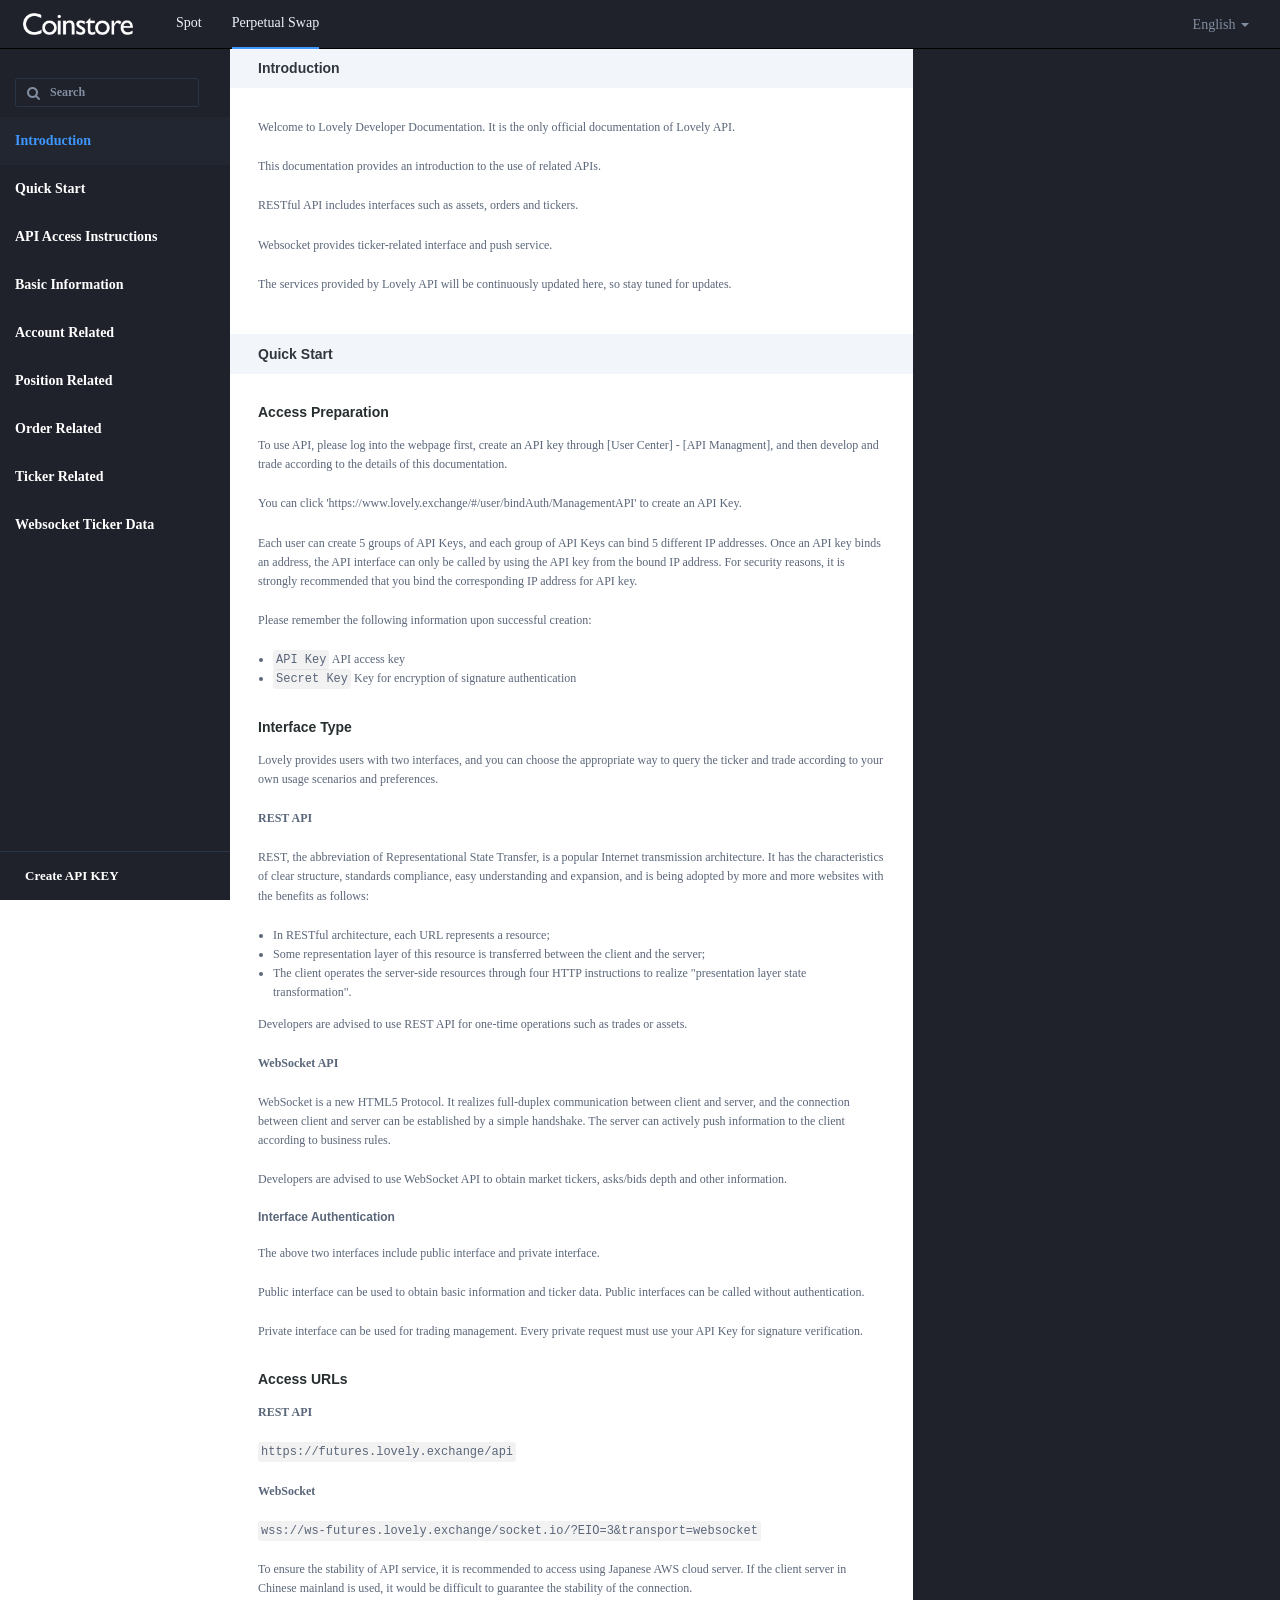
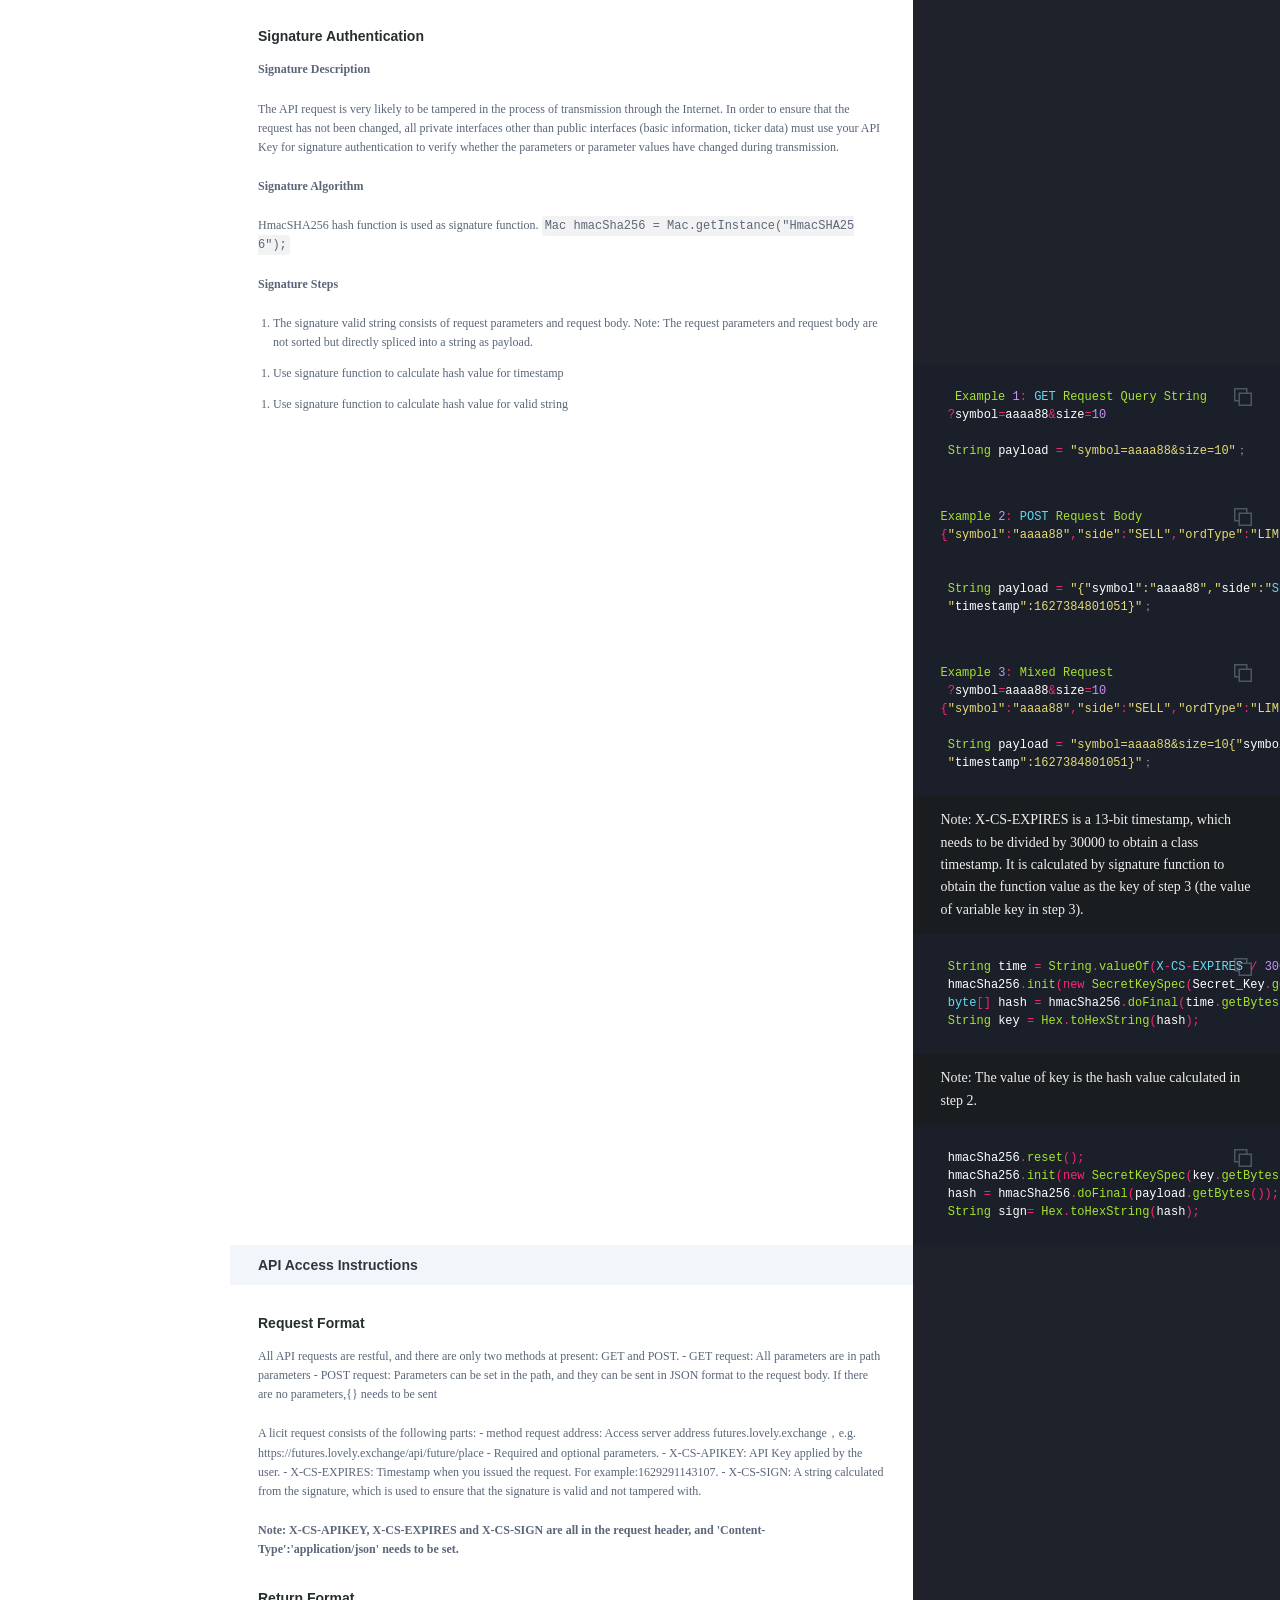
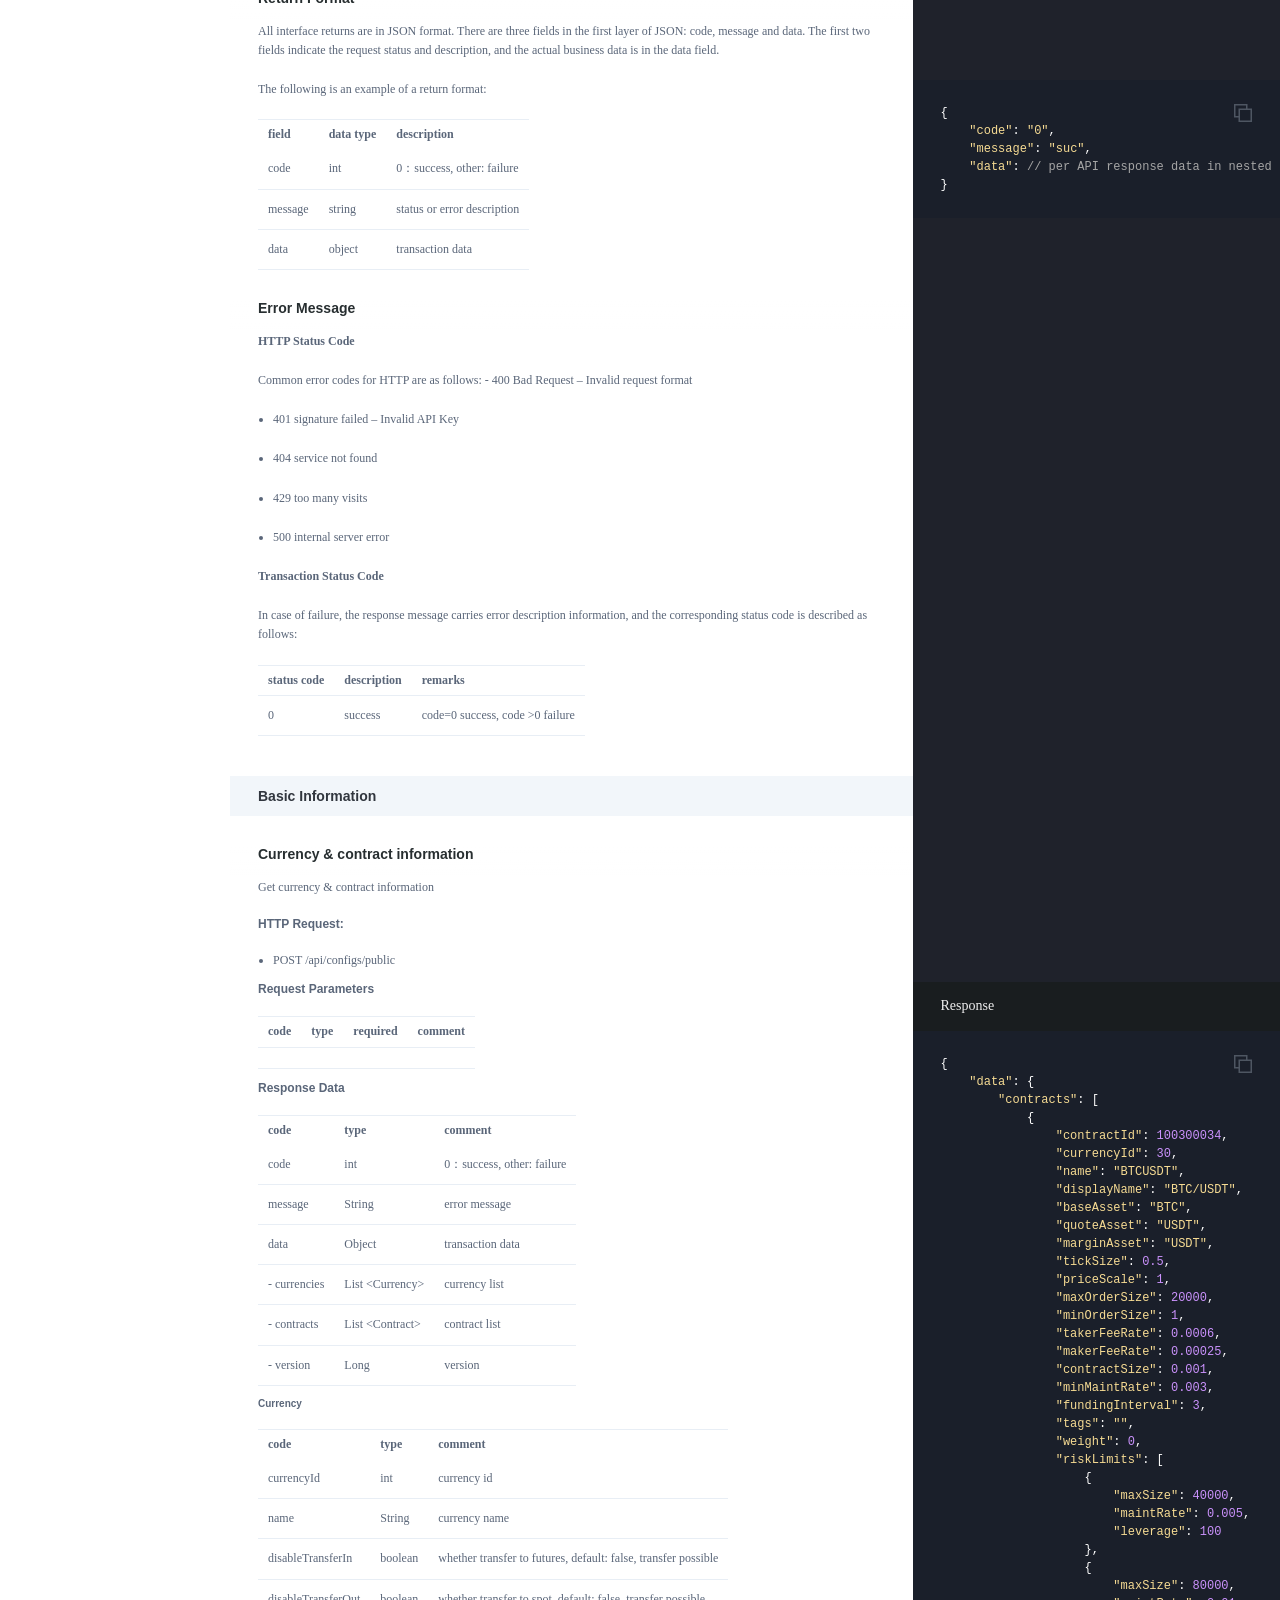
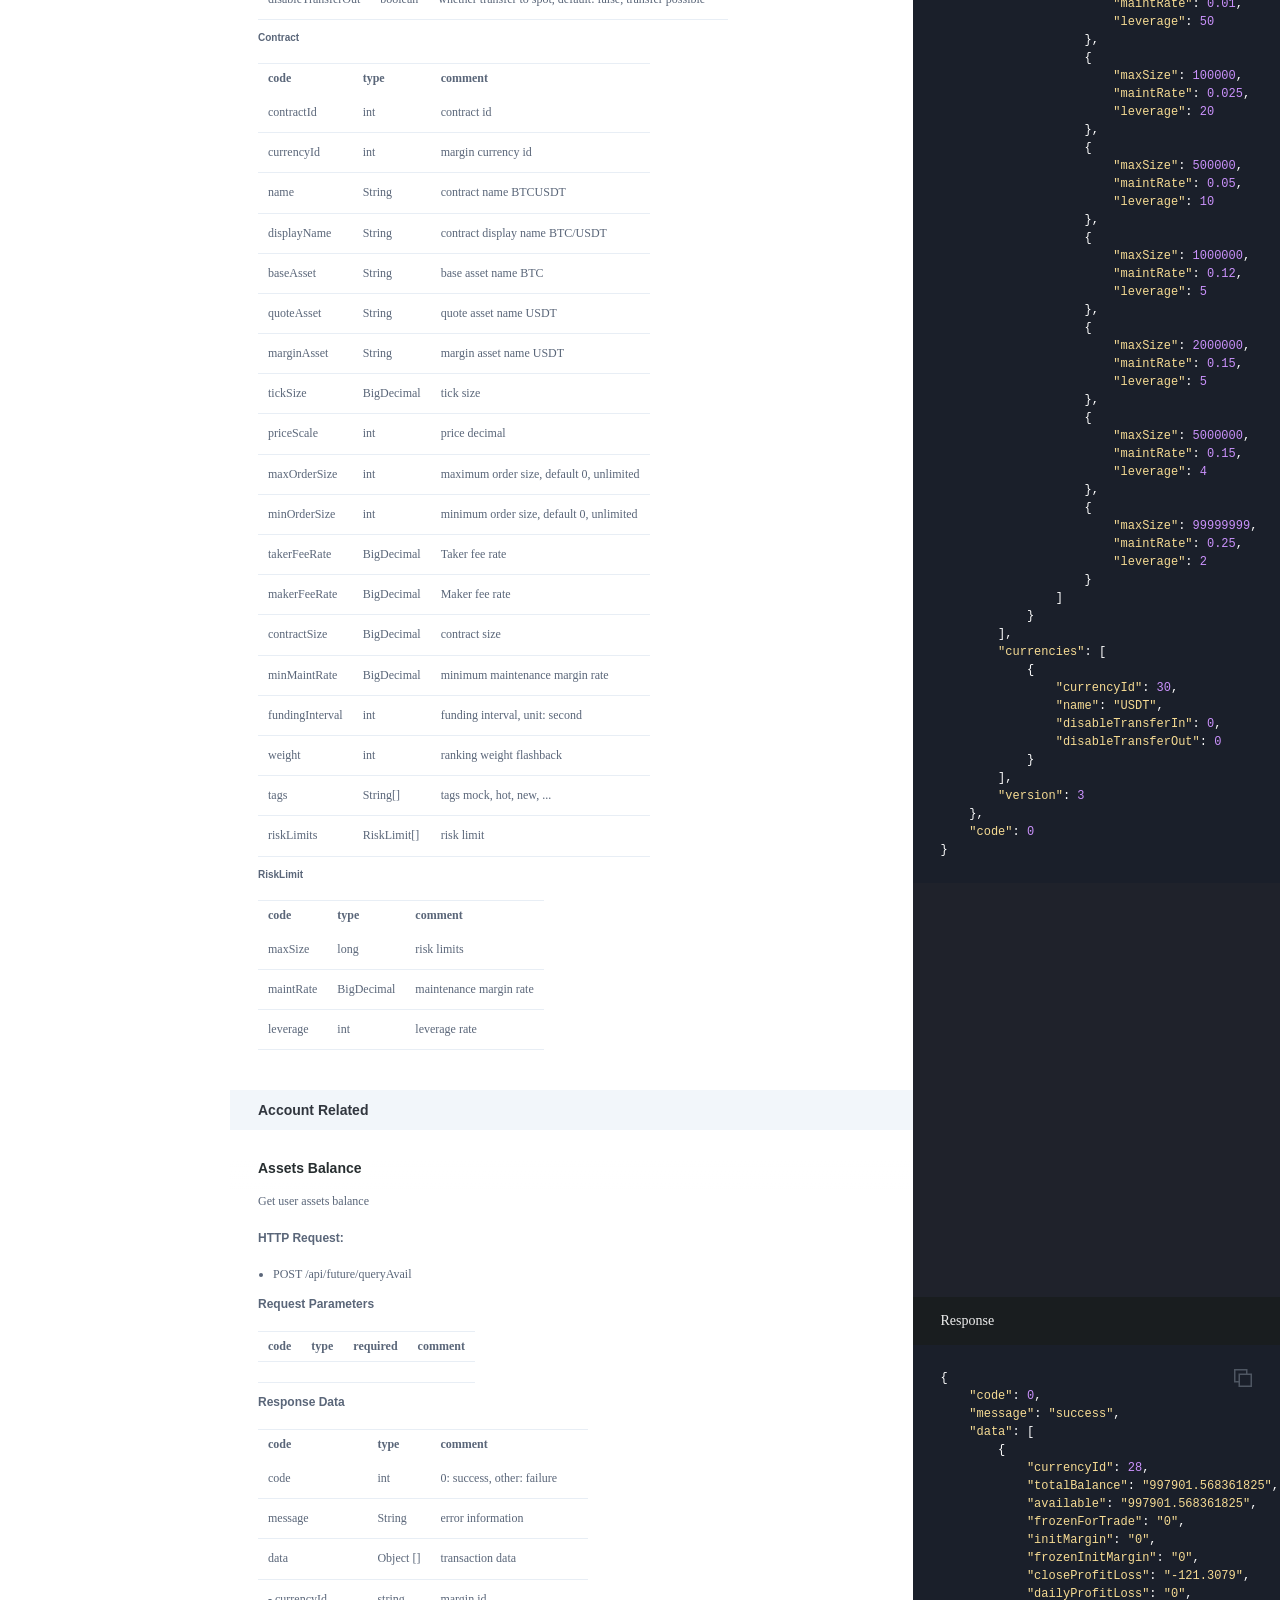
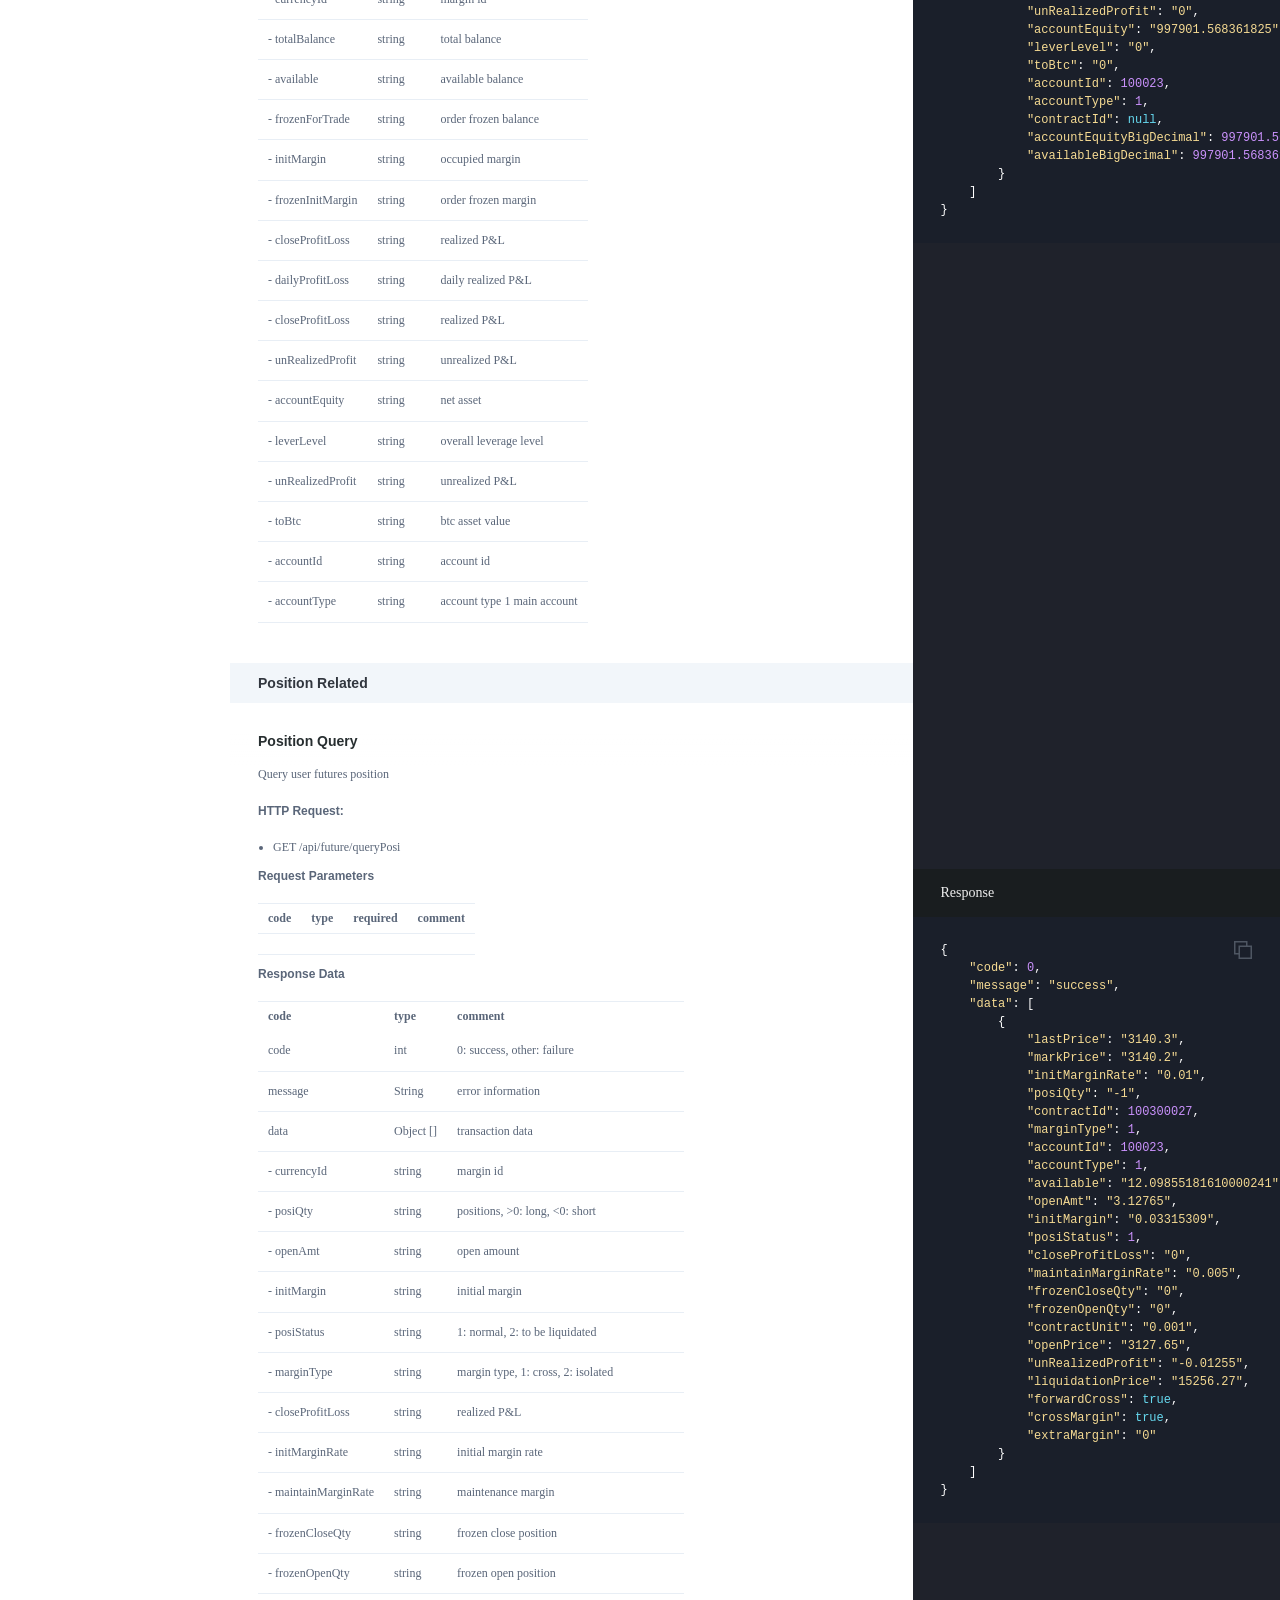
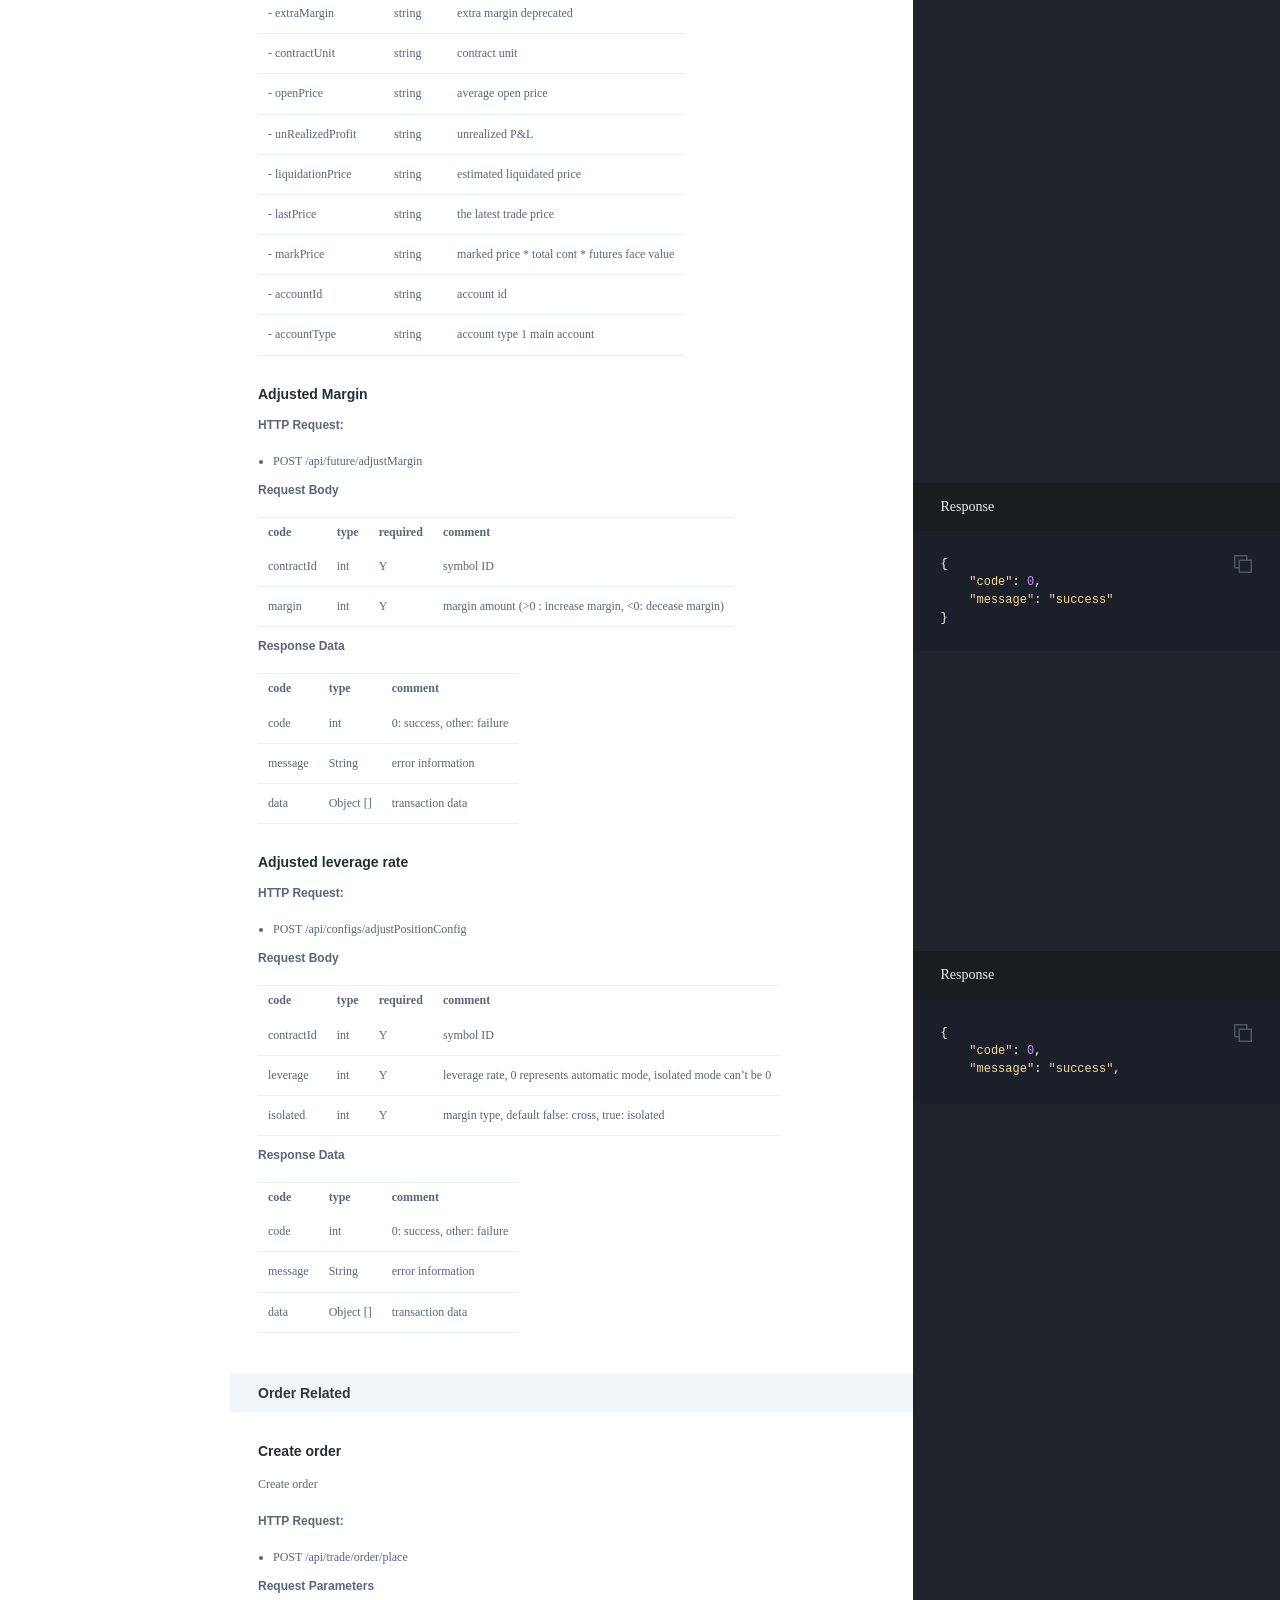
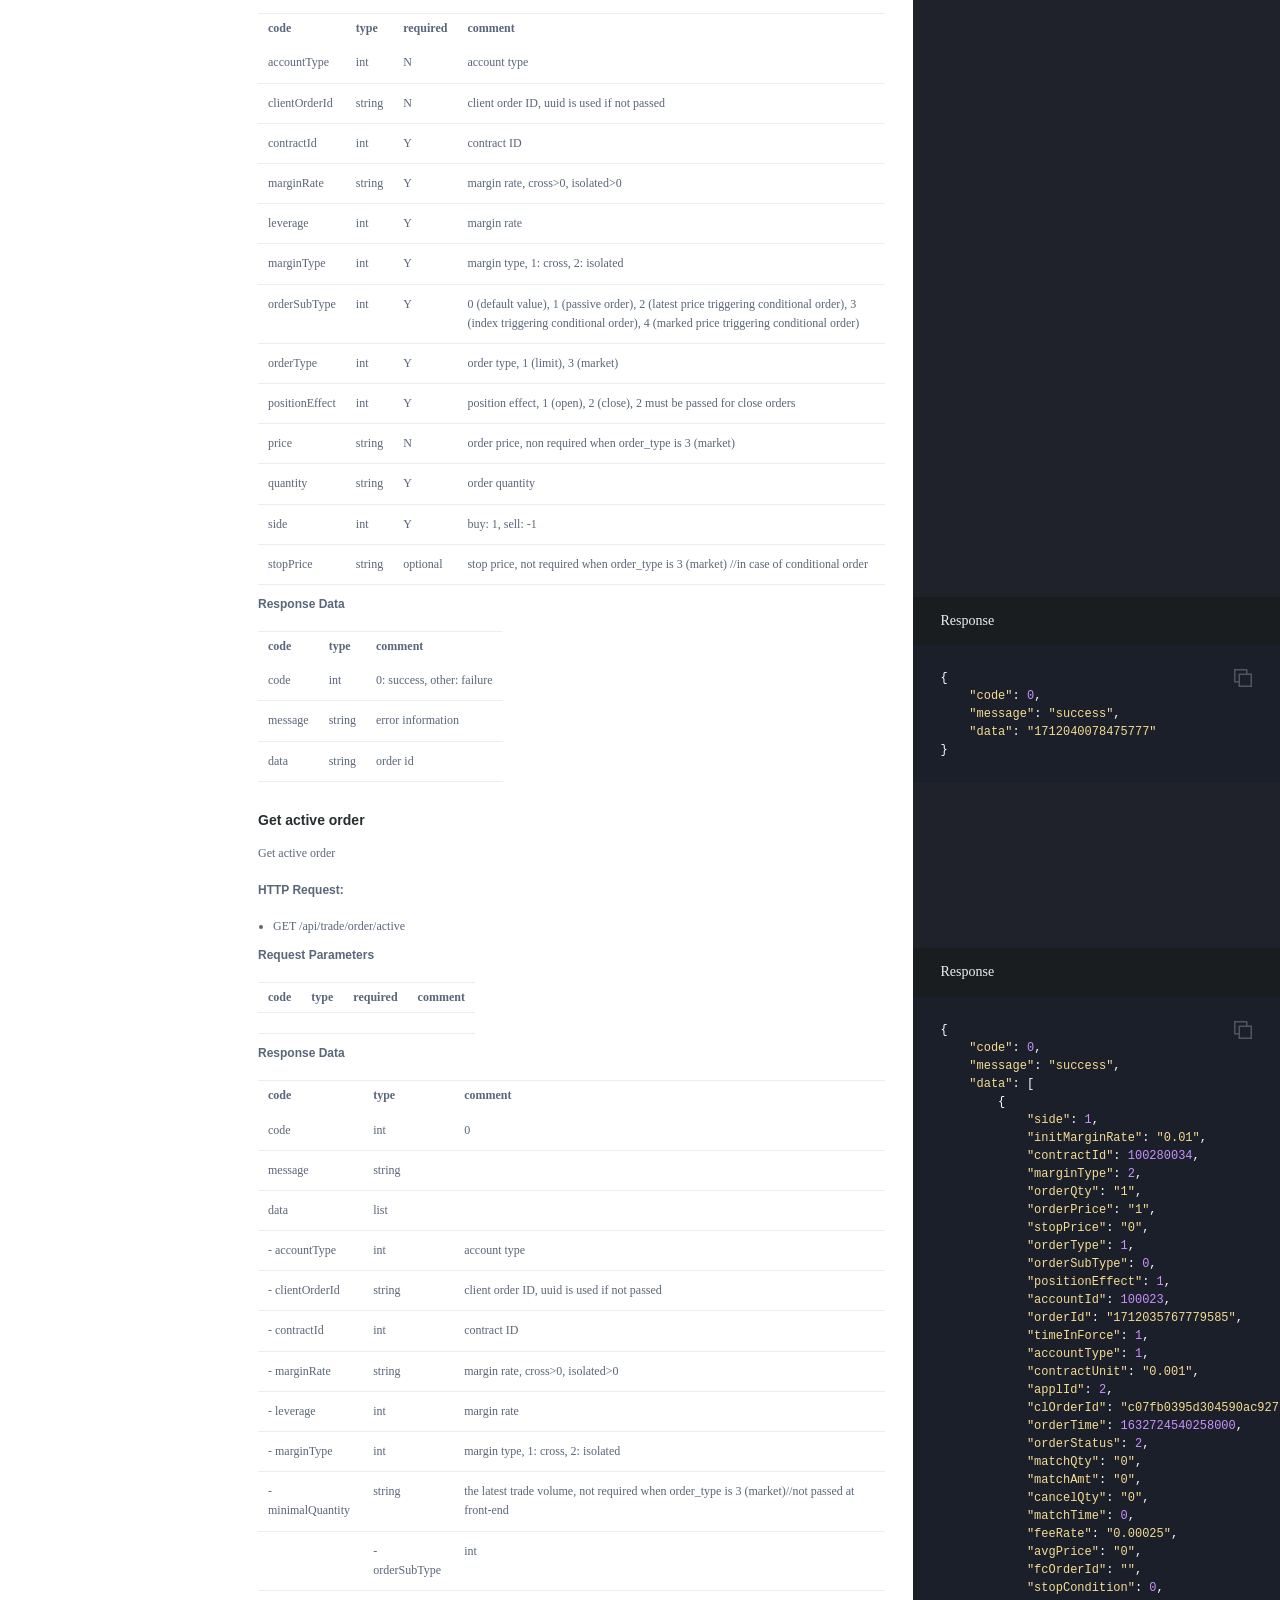
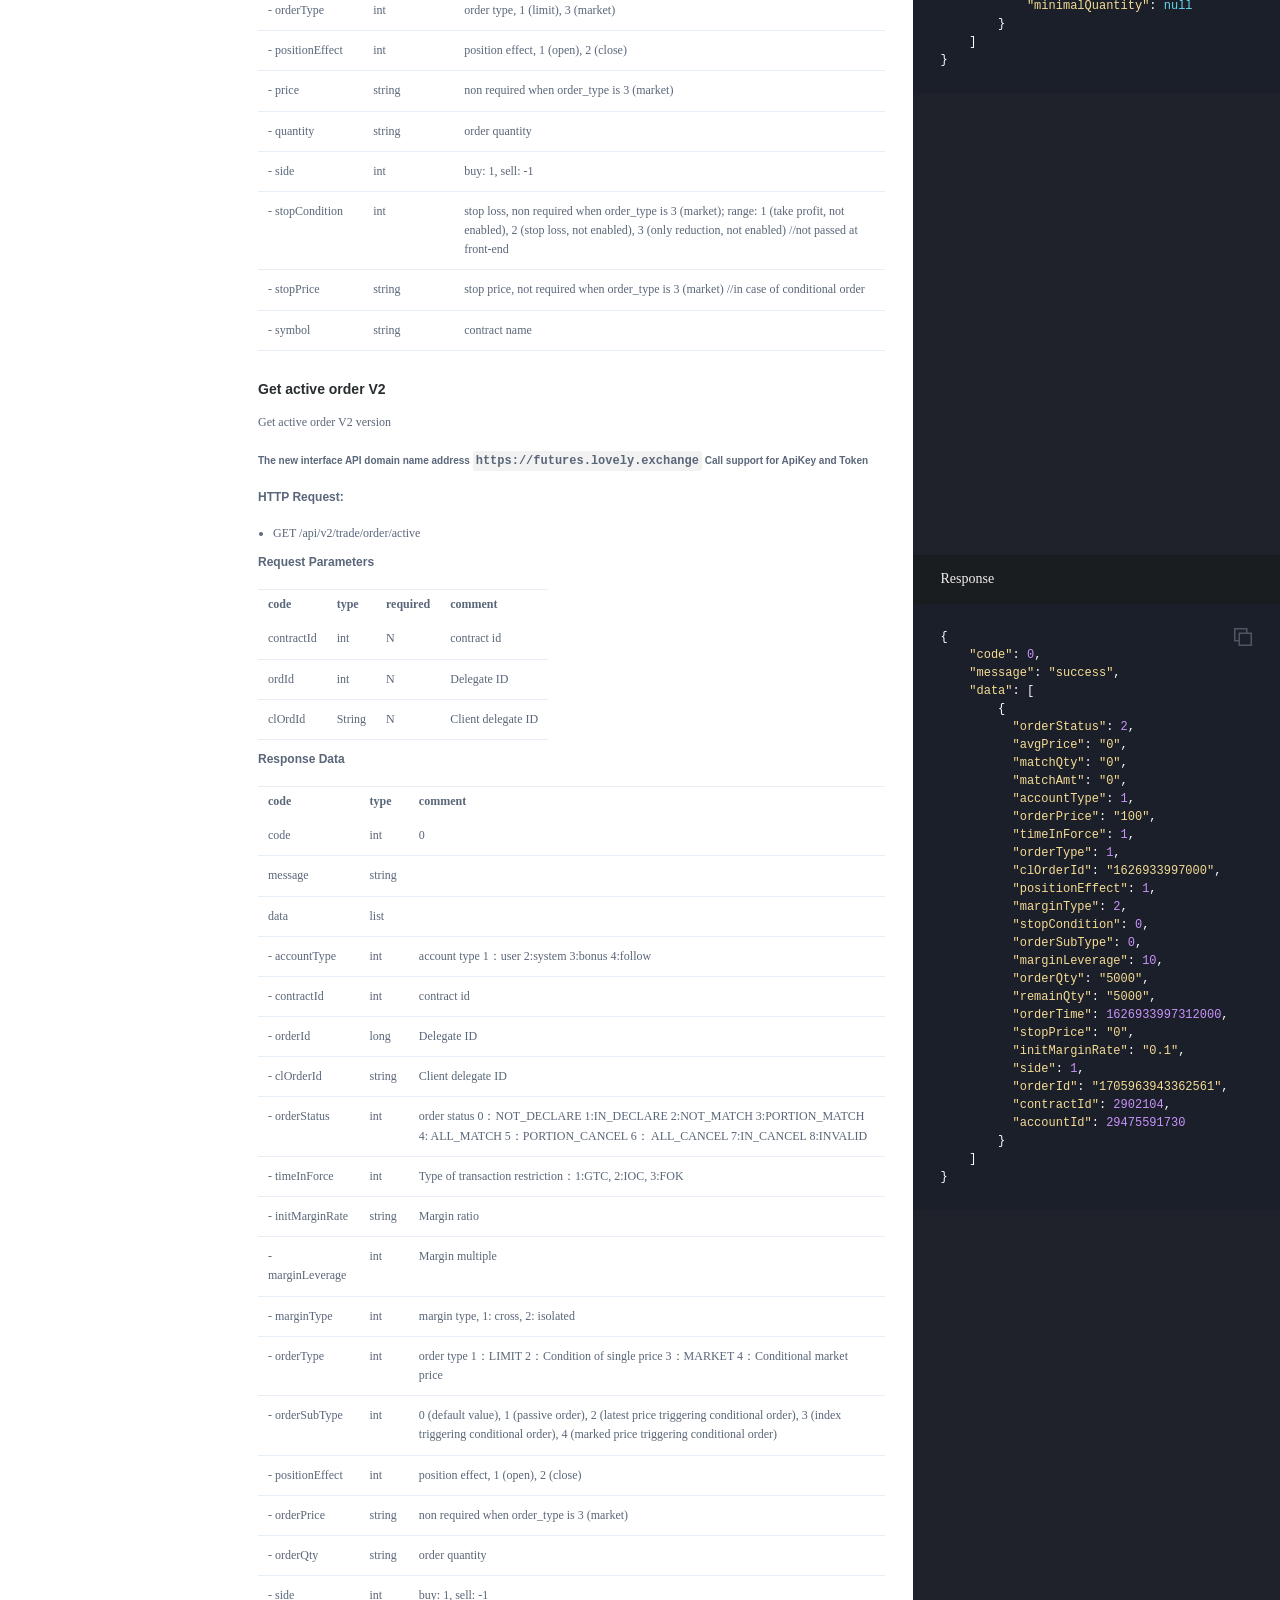
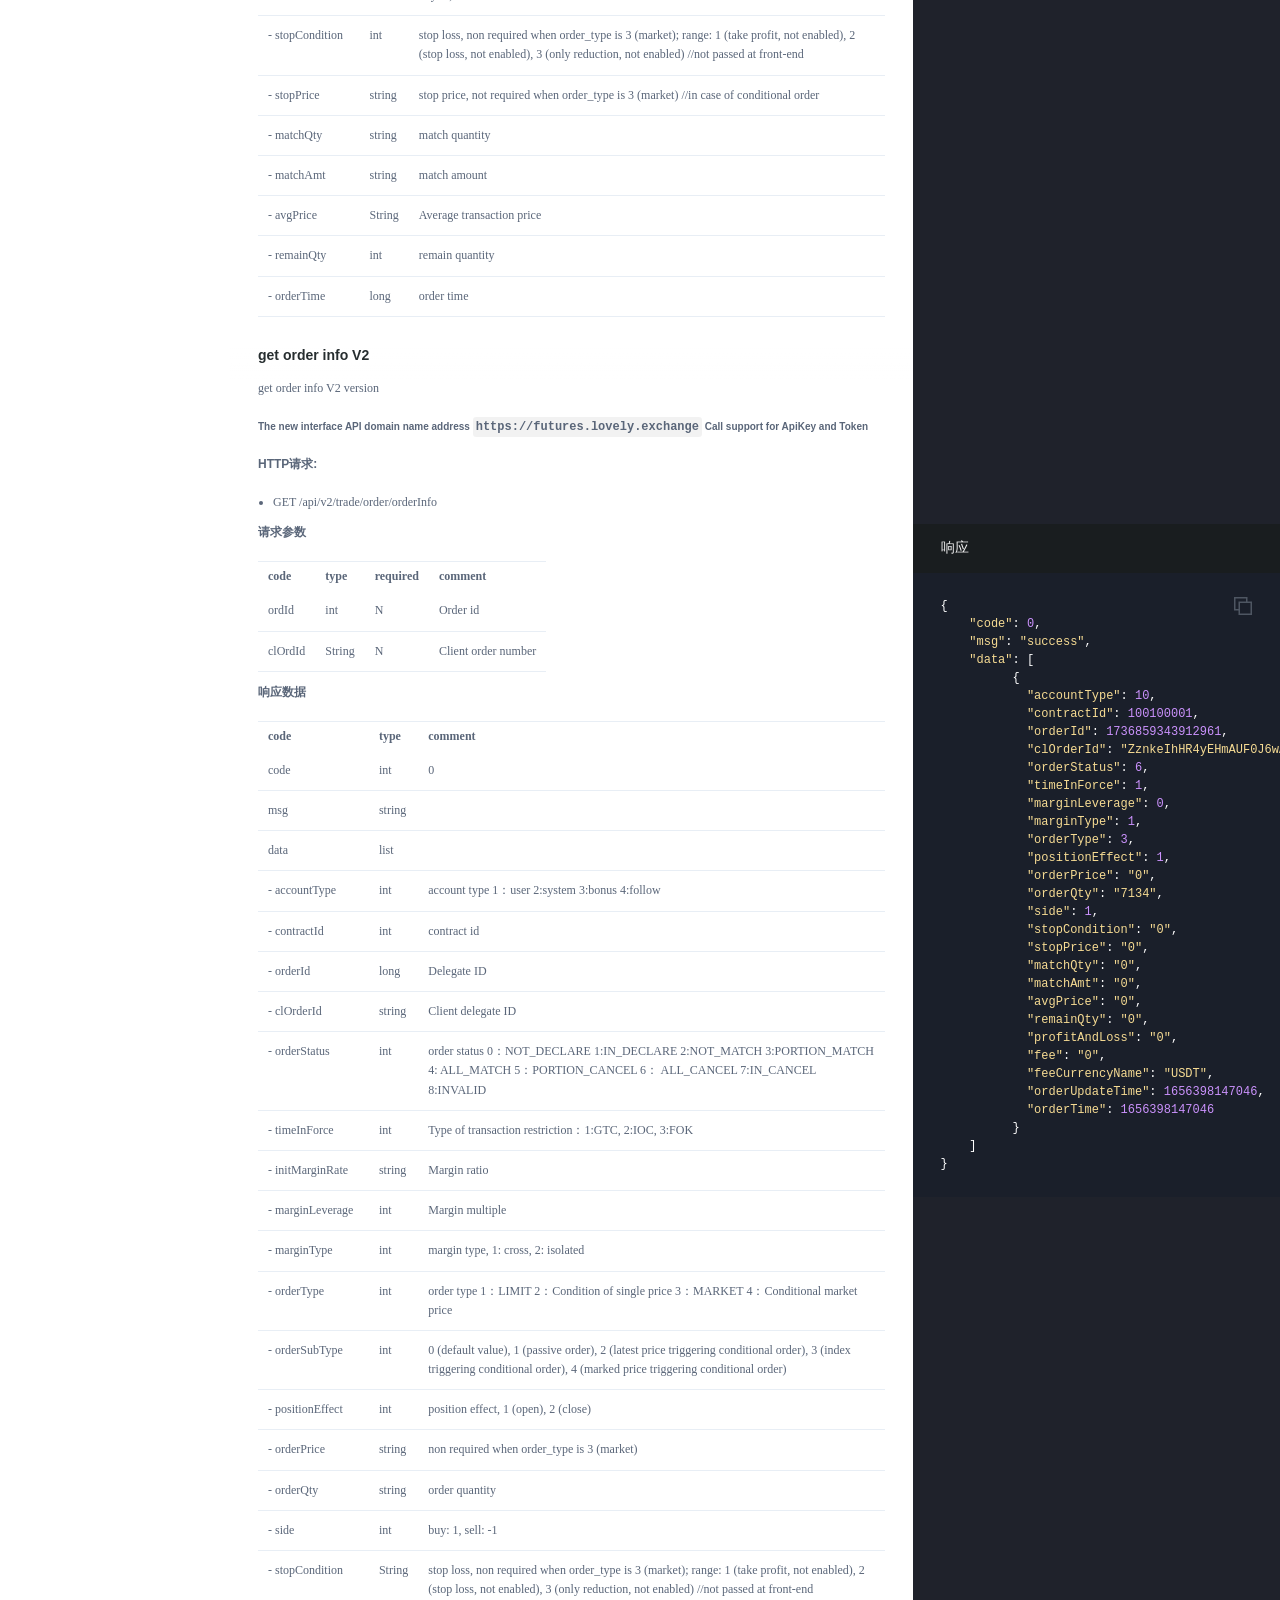
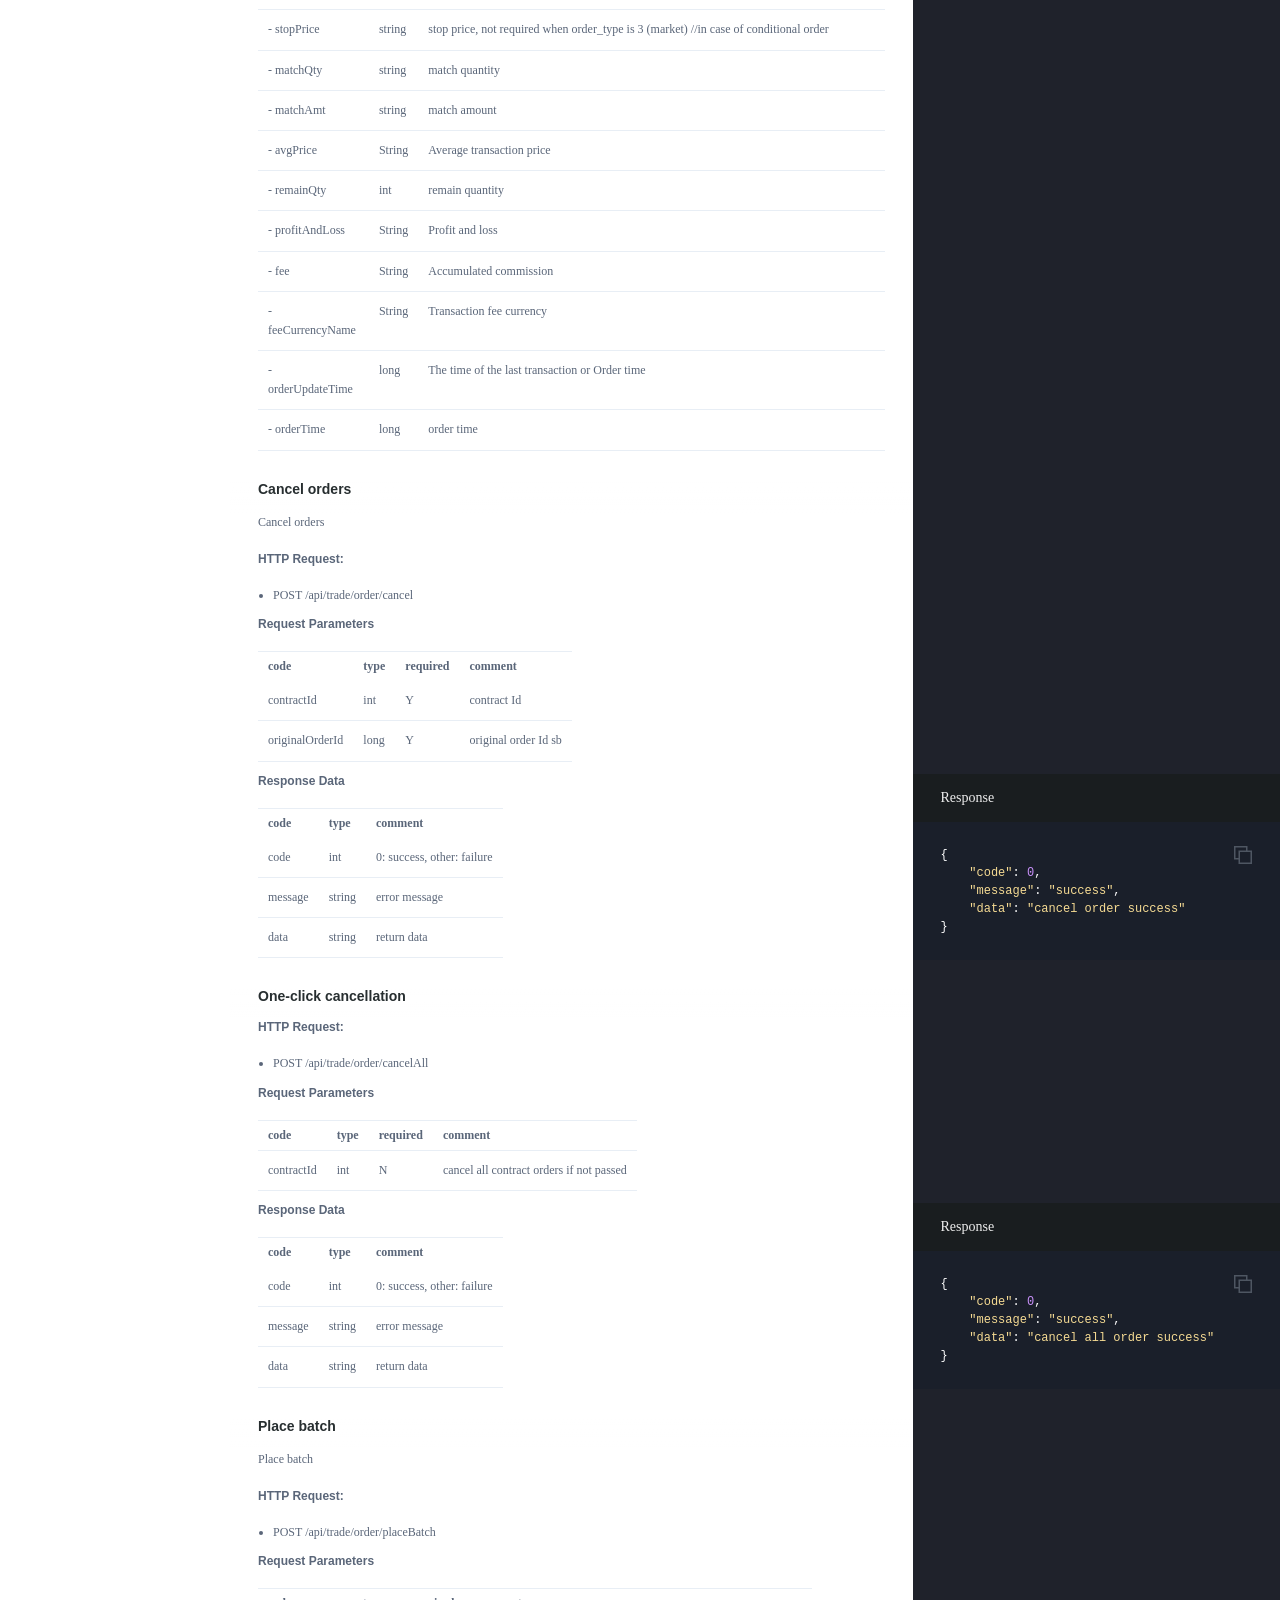
<file: en/futures.html>
<!doctype html>
<html>
  <head>
    <meta charset="utf-8">
    <meta content="IE=edge,chrome=1" http-equiv="X-UA-Compatible">
    <meta name="viewport" content="width=device-width, initial-scale=1, maximum-scale=1">
    <title>Lovely official API document</title>
    <link href="../images/favicon-lovely.ico" rel="icon" type="image/ico">
    <style media="screen">
      .highlight table td { padding: 5px; }
.highlight table pre { margin: 0; }
.highlight .gh {
  color: #999999;
}
.highlight .sr {
  color: #f6aa11;
}
.highlight .go {
  color: #888888;
}
.highlight .gp {
  color: #555555;
}
.highlight .gs {
}
.highlight .gu {
  color: #aaaaaa;
}
.highlight .nb {
  color: #f6aa11;
}
.highlight .cm {
  color: #75715e;
}
.highlight .cp {
  color: #75715e;
}
.highlight .c1 {
  color: #75715e;
}
.highlight .cs {
  color: #75715e;
}
.highlight .c, .highlight .ch, .highlight .cd, .highlight .cpf {
  color: #75715e;
}
.highlight .err {
  color: #960050;
}
.highlight .gr {
  color: #960050;
}
.highlight .gt {
  color: #960050;
}
.highlight .gd {
  color: #49483e;
}
.highlight .gi {
  color: #49483e;
}
.highlight .ge {
  color: #49483e;
}
.highlight .kc {
  color: #66d9ef;
}
.highlight .kd {
  color: #66d9ef;
}
.highlight .kr {
  color: #66d9ef;
}
.highlight .no {
  color: #66d9ef;
}
.highlight .kt {
  color: #66d9ef;
}
.highlight .mf {
  color: #ae81ff;
}
.highlight .mh {
  color: #ae81ff;
}
.highlight .il {
  color: #ae81ff;
}
.highlight .mi {
  color: #ae81ff;
}
.highlight .mo {
  color: #ae81ff;
}
.highlight .m, .highlight .mb, .highlight .mx {
  color: #ae81ff;
}
.highlight .sc {
  color: #ae81ff;
}
.highlight .se {
  color: #ae81ff;
}
.highlight .ss {
  color: #ae81ff;
}
.highlight .sd {
  color: #e6db74;
}
.highlight .s2 {
  color: #e6db74;
}
.highlight .sb {
  color: #e6db74;
}
.highlight .sh {
  color: #e6db74;
}
.highlight .si {
  color: #e6db74;
}
.highlight .sx {
  color: #e6db74;
}
.highlight .s1 {
  color: #e6db74;
}
.highlight .s, .highlight .sa, .highlight .dl {
  color: #e6db74;
}
.highlight .na {
  color: #a6e22e;
}
.highlight .nc {
  color: #a6e22e;
}
.highlight .nd {
  color: #a6e22e;
}
.highlight .ne {
  color: #a6e22e;
}
.highlight .nf, .highlight .fm {
  color: #a6e22e;
}
.highlight .vc {
  color: #ffffff;
}
.highlight .nn {
  color: #ffffff;
}
.highlight .ni {
  color: #ffffff;
}
.highlight .bp {
  color: #ffffff;
}
.highlight .vg {
  color: #ffffff;
}
.highlight .vi {
  color: #ffffff;
}
.highlight .nv, .highlight .vm {
  color: #ffffff;
}
.highlight .w {
  color: #ffffff;
}
.highlight {
  color: #ffffff;
}
.highlight .n, .highlight .py, .highlight .nx {
  color: #ffffff;
}
.highlight .nl {
  color: #f92672;
}
.highlight .ow {
  color: #f92672;
}
.highlight .nt {
  color: #f92672;
}
.highlight .k, .highlight .kv {
  color: #f92672;
}
.highlight .kn {
  color: #f92672;
}
.highlight .kp {
  color: #f92672;
}
.highlight .o {
  color: #f92672;
}
    </style>
    <style media="print">
      * {
        -webkit-transition:none!important;
        transition:none!important;
      }
      .highlight table td { padding: 5px; }
.highlight table pre { margin: 0; }
.highlight, .highlight .w {
  color: #586e75;
}
.highlight .err {
  color: #002b36;
  background-color: #dc322f;
}
.highlight .c, .highlight .ch, .highlight .cd, .highlight .cm, .highlight .cpf, .highlight .c1, .highlight .cs {
  color: #657b83;
}
.highlight .cp {
  color: #b58900;
}
.highlight .nt {
  color: #b58900;
}
.highlight .o, .highlight .ow {
  color: #93a1a1;
}
.highlight .p, .highlight .pi {
  color: #93a1a1;
}
.highlight .gi {
  color: #859900;
}
.highlight .gd {
  color: #dc322f;
}
.highlight .gh {
  color: #268bd2;
  background-color: #002b36;
  font-weight: bold;
}
.highlight .k, .highlight .kn, .highlight .kp, .highlight .kr, .highlight .kv {
  color: #6c71c4;
}
.highlight .kc {
  color: #cb4b16;
}
.highlight .kt {
  color: #cb4b16;
}
.highlight .kd {
  color: #cb4b16;
}
.highlight .s, .highlight .sa, .highlight .sb, .highlight .sc, .highlight .dl, .highlight .sd, .highlight .s2, .highlight .sh, .highlight .sx, .highlight .s1 {
  color: #859900;
}
.highlight .sr {
  color: #2aa198;
}
.highlight .si {
  color: #d33682;
}
.highlight .se {
  color: #d33682;
}
.highlight .nn {
  color: #b58900;
}
.highlight .nc {
  color: #b58900;
}
.highlight .no {
  color: #b58900;
}
.highlight .na {
  color: #268bd2;
}
.highlight .m, .highlight .mb, .highlight .mf, .highlight .mh, .highlight .mi, .highlight .il, .highlight .mo, .highlight .mx {
  color: #859900;
}
.highlight .ss {
  color: #859900;
}
    </style>
    <link href="../stylesheets/screen-297dc653.css" rel="stylesheet" media="screen" />
    <link href="../stylesheets/print-62a209d5.css" rel="stylesheet" media="print" />
      <script src="../javascripts/all-1decc47a.js"></script>

    <script>
      $(function() { setupCodeCopy(); });
    </script>
  </head>

  <body class="en en_futures" data-languages="[]">
    <div class="header">
      <img src="../images/logo-b34a5437.png" class="logo" alt="" />
      <div class="tabs">
        <ul>
          <li class="">
              <a href="index.html">
                Spot
              </a>
          </li>
          <li class="active">
            <a href="futures.html">
              Perpetual Swap
            </a>
          </li>
        </ul>
      </div>
      <div class="lang">
        <span>English</span>
        <img src="../images/down-c11a96e5.png" class="down" alt="" />
        <ul class="lang-list">
         <li class="active">
            <a href="/en">
              English
            </a>
         </li>
         <li class="">
            <a href="/cn">
              简体中文
            </a>
         </li>
        </ul>
      </div>
    </div>
    <a href="#" id="nav-button">
      <span>
        <img src="../images/navbar-cad8cdcb.png" alt="" />
      </span>
    </a>
    <div class="toc-wrapper">
        <div class="search">
          <input type="text" class="search" id="input-search" placeholder="Search">
        </div>
        <ul class="search-results"></ul>
      <ul id="toc" class="toc-list-h1">
          <li>
            <a href="#introduction" class="toc-h1 toc-link" data-title="Introduction">Introduction</a>
          </li>
          <li>
            <a href="#quick-start" class="toc-h1 toc-link" data-title="Quick Start">Quick Start</a>
              <ul class="toc-list-h2">
                  <li>
                    <a href="#access-preparation" class="toc-h2 toc-link" data-title="Access Preparation">Access Preparation</a>
                  </li>
                  <li>
                    <a href="#interface-type" class="toc-h2 toc-link" data-title="Interface Type">Interface Type</a>
                  </li>
                  <li>
                    <a href="#access-urls" class="toc-h2 toc-link" data-title="Access URLs">Access URLs</a>
                  </li>
                  <li>
                    <a href="#signature-authentication" class="toc-h2 toc-link" data-title=" Signature Authentication "><span id="a4"> Signature Authentication </span></a>
                  </li>
              </ul>
          </li>
          <li>
            <a href="#api-access-instructions" class="toc-h1 toc-link" data-title="API Access Instructions">API Access Instructions</a>
              <ul class="toc-list-h2">
                  <li>
                    <a href="#request-format" class="toc-h2 toc-link" data-title=" Request Format "><span id="a3"> Request Format </span></a>
                  </li>
                  <li>
                    <a href="#return-format" class="toc-h2 toc-link" data-title="Return Format"><span id="a3">Return Format</span></a>
                  </li>
                  <li>
                    <a href="#error-message" class="toc-h2 toc-link" data-title="Error Message">Error Message</a>
                  </li>
              </ul>
          </li>
          <li>
            <a href="#basic-information" class="toc-h1 toc-link" data-title="Basic Information">Basic Information</a>
              <ul class="toc-list-h2">
                  <li>
                    <a href="#currency-amp-contract-information" class="toc-h2 toc-link" data-title="Currency &amp; contract information"><span id="1">Currency &amp; contract information</span></a>
                  </li>
              </ul>
          </li>
          <li>
            <a href="#account-related" class="toc-h1 toc-link" data-title="Account Related">Account Related</a>
              <ul class="toc-list-h2">
                  <li>
                    <a href="#assets-balance" class="toc-h2 toc-link" data-title="Assets Balance"><span id="1">Assets Balance</span></a>
                  </li>
              </ul>
          </li>
          <li>
            <a href="#position-related" class="toc-h1 toc-link" data-title="Position Related">Position Related</a>
              <ul class="toc-list-h2">
                  <li>
                    <a href="#position-query" class="toc-h2 toc-link" data-title="Position Query"><span id="1">Position Query</span></a>
                  </li>
                  <li>
                    <a href="#adjusted-margin" class="toc-h2 toc-link" data-title="Adjusted Margin"><span id="1">Adjusted Margin</span></a>
                  </li>
                  <li>
                    <a href="#adjusted-leverage-rate" class="toc-h2 toc-link" data-title="Adjusted leverage rate"><span id="1">Adjusted leverage rate</span></a>
                  </li>
              </ul>
          </li>
          <li>
            <a href="#order-related" class="toc-h1 toc-link" data-title="Order Related">Order Related</a>
              <ul class="toc-list-h2">
                  <li>
                    <a href="#create-order" class="toc-h2 toc-link" data-title="Create order"><span id="1">Create order</span></a>
                  </li>
                  <li>
                    <a href="#get-active-order" class="toc-h2 toc-link" data-title="Get active order"><span id="2">Get active order</span></a>
                  </li>
                  <li>
                    <a href="#get-active-order-v2" class="toc-h2 toc-link" data-title="Get active order V2"><span id="2">Get active order V2</span></a>
                  </li>
                  <li>
                    <a href="#get-order-info-v2" class="toc-h2 toc-link" data-title="get order info V2"><span id="2">get order info V2</span></a>
                  </li>
                  <li>
                    <a href="#cancel-orders" class="toc-h2 toc-link" data-title="Cancel orders"><span id="3">Cancel orders</span></a>
                  </li>
                  <li>
                    <a href="#one-click-cancellation" class="toc-h2 toc-link" data-title="One-click cancellation"><span id="5">One-click cancellation</span></a>
                  </li>
                  <li>
                    <a href="#place-batch" class="toc-h2 toc-link" data-title="Place batch"><span id="13">Place batch</span></a>
                  </li>
                  <li>
                    <a href="#batch-cancellation-according-to-order-id" class="toc-h2 toc-link" data-title="Batch cancellation according to order id"><span id="27">Batch cancellation according to order id</span></a>
                  </li>
                  <li>
                    <a href="#get-user-39-s-all-trade-records" class="toc-h2 toc-link" data-title="Get user's all trade records"><span id="3">Get user's all trade records</span></a>
                  </li>
                  <li>
                    <a href="#get-user-39-s-all-trade-records-v2" class="toc-h2 toc-link" data-title="Get user's all trade records V2"><span id="3">Get user's all trade records V2</span></a>
                  </li>
                  <li>
                    <a href="#user-forced-reduction" class="toc-h2 toc-link" data-title="User forced reduction"><span id="3">User forced reduction</span></a>
                  </li>
                  <li>
                    <a href="#user-liquidation-record" class="toc-h2 toc-link" data-title="User liquidation record"><span id="3">User liquidation record</span></a>
                  </li>
              </ul>
          </li>
          <li>
            <a href="#ticker-related" class="toc-h1 toc-link" data-title="Ticker Related">Ticker Related</a>
              <ul class="toc-list-h2">
                  <li>
                    <a href="#get-historical-k-line" class="toc-h2 toc-link" data-title="Get historical K-line"><span id="7">Get historical K-line</span></a>
                  </li>
                  <li>
                    <a href="#query-ticker-snapshot" class="toc-h2 toc-link" data-title="Query ticker snapshot"><span id="7">Query ticker snapshot</span></a>
                  </li>
                  <li>
                    <a href="#get-latest-trade" class="toc-h2 toc-link" data-title="Get latest trade"><span id="7">Get latest trade</span></a>
                  </li>
              </ul>
          </li>
          <li>
            <a href="#websocket-ticker-data" class="toc-h1 toc-link" data-title="Websocket Ticker Data">Websocket Ticker Data</a>
              <ul class="toc-list-h2">
                  <li>
                    <a href="#introduction-2" class="toc-h2 toc-link" data-title="Introduction">Introduction</a>
                  </li>
                  <li>
                    <a href="#get-k-line" class="toc-h2 toc-link" data-title="Get K-line">Get K-line</a>
                  </li>
                  <li>
                    <a href="#get-trade-data-by-transaction" class="toc-h2 toc-link" data-title="Get trade data by transaction">Get trade data by transaction</a>
                  </li>
                  <li>
                    <a href="#get-ticker-snapshot-and-bid-ask-level" class="toc-h2 toc-link" data-title="Get ticker snapshot and bid/ask level">Get ticker snapshot and bid/ask level</a>
                  </li>
                  <li>
                    <a href="#get-basic-data-of-ticker-snapshot" class="toc-h2 toc-link" data-title="Get basic data of ticker snapshot">Get basic data of ticker snapshot</a>
                  </li>
                  <li>
                    <a href="#get-private-data" class="toc-h2 toc-link" data-title="Get private data">Get private data</a>
                  </li>
              </ul>
          </li>
        <li class="create_api"><a target="_blank" href="https://www.lovely.exchange/#/user/bindAuth/ManagementAPI">Create API KEY</a></li>
      </ul>
    </div>
    <div class="page-wrapper">
      <div class="dark-box"></div>
      <div class="content">
        <h1 id='introduction'>Introduction</h1>
<p>Welcome to Lovely Developer Documentation. It is the only official documentation of Lovely API.</p>

<p>This documentation provides an introduction to the use of related APIs.</p>

<p>RESTful API includes interfaces such as assets, orders and tickers.</p>

<p>Websocket provides ticker-related interface and push service.</p>

<p>The services provided by Lovely API will be continuously updated here, so stay tuned for updates.</p>
<h1 id='quick-start'>Quick Start</h1><h2 id='access-preparation'>Access Preparation</h2>
<p>To use API, please log into the webpage first, create an API key through [User Center] - [API Managment], and then develop and trade according to the details of this documentation.</p>

<p>You can click &#39;https://www.lovely.exchange/#/user/bindAuth/ManagementAPI&#39; to create an API Key.</p>

<p>Each user can create 5 groups of API Keys, and each group of API Keys can bind 5 different IP addresses. Once an API key binds an address, the API interface can only be called by using the API key from the bound IP address. For security reasons, it is strongly recommended that you bind the corresponding IP address for API key.</p>

<p>Please remember the following information upon successful creation:</p>

<ul>
<li><code>API Key</code>  API access key</li>
<li><code>Secret Key</code> Key for encryption of signature authentication</li>
</ul>
<h2 id='interface-type'>Interface Type</h2>
<p>Lovely provides users with two interfaces, and you can choose the appropriate way to query the ticker and trade according to your own usage scenarios and preferences.</p>

<p><strong>REST API</strong></p>

<p>REST, the abbreviation of Representational State Transfer, is a popular Internet transmission architecture. It has the characteristics of clear structure, standards compliance, easy understanding and expansion, and is being adopted by more and more websites with the benefits as follows:</p>

<ul>
<li>In RESTful architecture, each URL represents a resource;</li>
<li>Some representation layer of this resource is transferred between the client and the server;</li>
<li>The client operates the server-side resources through four HTTP instructions to realize &quot;presentation layer state transformation&quot;. </li>
</ul>

<p>Developers are advised to use REST API for one-time operations such as trades or assets.</p>

<p><strong>WebSocket API</strong></p>

<p>WebSocket is a new HTML5 Protocol. It realizes full-duplex communication between client and server, and the connection between client and server can be established by a simple handshake. The server can actively push information to the client according to business rules.</p>

<p>Developers are advised to use WebSocket API to obtain market tickers, asks/bids depth and other information.</p>
<h3 id='interface-authentication'>Interface Authentication</h3>
<p>The above two interfaces include public interface and private interface.</p>

<p>Public interface can be used to obtain basic information and ticker data. Public interfaces can be called without authentication.</p>

<p>Private interface can be used for trading management. Every private request must use your API Key for signature verification.</p>
<h2 id='access-urls'>Access URLs</h2>
<p><strong>REST API</strong></p>

<p><code>https://futures.lovely.exchange/api</code></p>

<p><strong>WebSocket</strong></p>

<p><code>wss://ws-futures.lovely.exchange/socket.io/?EIO=3&amp;transport=websocket</code></p>

<p>To ensure the stability of API service, it is recommended to access using Japanese AWS cloud server. If the client server in Chinese mainland is used, it would be difficult to guarantee the stability of the connection.</p>
<h2 id='signature-authentication'><span id="a4"> Signature Authentication </span></h2>
<p><strong>Signature Description</strong></p>

<p>The API request is very likely to be tampered in the process of transmission through the Internet. In order to ensure that the request has not been changed, all private interfaces other than public interfaces (basic information, ticker data) must use your API Key for signature authentication to verify whether the parameters or parameter values have changed during transmission.</p>

<p><strong>Signature Algorithm</strong></p>

<p>HmacSHA256 hash function is used as signature function.
<code>
Mac hmacSha256 = Mac.getInstance(&quot;HmacSHA256&quot;);
</code></p>

<p><strong>Signature Steps</strong></p>

<ol>
<li>The signature valid string consists of request parameters and request body.
Note: The request parameters and request body are not sorted but directly spliced into a string as payload.</li>
</ol>
<div class="highlight"><pre class="highlight java tab-java"><code>  <span class="nc">Example</span> <span class="mi">1</span><span class="o">:</span> <span class="no">GET</span> <span class="nc">Request</span> <span class="nc">Query</span> <span class="nc">String</span>
 <span class="o">?</span><span class="n">symbol</span><span class="o">=</span><span class="n">aaaa88</span><span class="o">&amp;</span><span class="n">size</span><span class="o">=</span><span class="mi">10</span>

 <span class="nc">String</span> <span class="n">payload</span> <span class="o">=</span> <span class="s">"symbol=aaaa88&amp;size=10"</span><span class="err">；</span>
</code></pre></div><div class="highlight"><pre class="highlight java tab-java"><code><span class="nc">Example</span> <span class="mi">2</span><span class="o">:</span> <span class="no">POST</span> <span class="nc">Request</span> <span class="nc">Body</span>
<span class="o">{</span><span class="s">"symbol"</span><span class="o">:</span><span class="s">"aaaa88"</span><span class="o">,</span><span class="s">"side"</span><span class="o">:</span><span class="s">"SELL"</span><span class="o">,</span><span class="s">"ordType"</span><span class="o">:</span><span class="s">"LIMIT"</span><span class="o">,</span><span class="s">"ordPrice"</span><span class="o">:</span><span class="mi">2</span><span class="o">,</span><span class="s">"ordQty"</span><span class="o">:</span><span class="mi">1</span><span class="o">,</span><span class="s">"timestamp"</span><span class="o">:</span><span class="mi">1627384801051</span><span class="o">}</span>


 <span class="nc">String</span> <span class="n">payload</span> <span class="o">=</span> <span class="s">"{"</span><span class="n">symbol</span><span class="s">":"</span><span class="n">aaaa88</span><span class="s">","</span><span class="n">side</span><span class="s">":"</span><span class="no">SELL</span><span class="s">","</span><span class="n">ordType</span><span class="s">":"</span><span class="no">LIMIT</span><span class="s">","</span><span class="n">ordPrice</span><span class="s">":2,"</span><span class="n">ordQty</span><span class="s">":1,
 "</span><span class="n">timestamp</span><span class="s">":1627384801051}"</span><span class="err">；</span>
</code></pre></div><div class="highlight"><pre class="highlight java tab-java"><code><span class="nc">Example</span> <span class="mi">3</span><span class="o">:</span> <span class="nc">Mixed</span> <span class="nc">Request</span>
 <span class="o">?</span><span class="n">symbol</span><span class="o">=</span><span class="n">aaaa88</span><span class="o">&amp;</span><span class="n">size</span><span class="o">=</span><span class="mi">10</span>
<span class="o">{</span><span class="s">"symbol"</span><span class="o">:</span><span class="s">"aaaa88"</span><span class="o">,</span><span class="s">"side"</span><span class="o">:</span><span class="s">"SELL"</span><span class="o">,</span><span class="s">"ordType"</span><span class="o">:</span><span class="s">"LIMIT"</span><span class="o">,</span><span class="s">"ordPrice"</span><span class="o">:</span><span class="mi">2</span><span class="o">,</span><span class="s">"ordQty"</span><span class="o">:</span><span class="mi">1</span><span class="o">,</span><span class="s">"timestamp"</span><span class="o">:</span><span class="mi">1627384801051</span><span class="o">}</span>

 <span class="nc">String</span> <span class="n">payload</span> <span class="o">=</span> <span class="s">"symbol=aaaa88&amp;size=10{"</span><span class="n">symbol</span><span class="s">":"</span> <span class="n">aaaa88</span><span class="s">","</span><span class="n">side</span><span class="s">":"</span> <span class="no">SELL</span><span class="s">","</span><span class="n">ordType</span><span class="s">":"</span> <span class="no">LIMIT</span><span class="s">","</span><span class="n">ordPrice</span><span class="s">":2,"</span><span class="n">ordQty</span><span class="s">":1,
 "</span><span class="n">timestamp</span><span class="s">":1627384801051}"</span><span class="err">；</span>
</code></pre></div>
<ol>
<li>Use signature function to calculate hash value for timestamp</li>
</ol>

<blockquote>
<p>Note: X-CS-EXPIRES is a 13-bit timestamp, which needs to be divided by 30000 to obtain a class timestamp. It is calculated by signature function to obtain the function value as the key of step 3 (the value of variable key in step 3).</p>
</blockquote>
<div class="highlight"><pre class="highlight java tab-java"><code> <span class="nc">String</span> <span class="n">time</span> <span class="o">=</span> <span class="nc">String</span><span class="o">.</span><span class="na">valueOf</span><span class="o">(</span><span class="no">X</span><span class="o">-</span><span class="no">CS</span><span class="o">-</span><span class="no">EXPIRES</span> <span class="o">/</span> <span class="mi">30000</span><span class="o">);</span>
 <span class="n">hmacSha256</span><span class="o">.</span><span class="na">init</span><span class="o">(</span><span class="k">new</span> <span class="nc">SecretKeySpec</span><span class="o">(</span><span class="n">Secret_Key</span><span class="o">.</span><span class="na">getBytes</span><span class="o">(),</span> <span class="s">"HmacSHA256"</span><span class="o">));</span>
 <span class="kt">byte</span><span class="o">[]</span> <span class="n">hash</span> <span class="o">=</span> <span class="n">hmacSha256</span><span class="o">.</span><span class="na">doFinal</span><span class="o">(</span><span class="n">time</span><span class="o">.</span><span class="na">getBytes</span><span class="o">());</span>
 <span class="nc">String</span> <span class="n">key</span> <span class="o">=</span> <span class="nc">Hex</span><span class="o">.</span><span class="na">toHexString</span><span class="o">(</span><span class="n">hash</span><span class="o">);</span>
</code></pre></div>
<ol>
<li>Use signature function to calculate hash value for valid string</li>
</ol>

<blockquote>
<p>Note: The value of key is the hash value calculated in step 2.</p>
</blockquote>
<div class="highlight"><pre class="highlight java tab-java"><code> <span class="n">hmacSha256</span><span class="o">.</span><span class="na">reset</span><span class="o">();</span>
 <span class="n">hmacSha256</span><span class="o">.</span><span class="na">init</span><span class="o">(</span><span class="k">new</span> <span class="nc">SecretKeySpec</span><span class="o">(</span><span class="n">key</span><span class="o">.</span><span class="na">getBytes</span><span class="o">(),</span> <span class="s">"HmacSHA256"</span><span class="o">));</span>
 <span class="n">hash</span> <span class="o">=</span> <span class="n">hmacSha256</span><span class="o">.</span><span class="na">doFinal</span><span class="o">(</span><span class="n">payload</span><span class="o">.</span><span class="na">getBytes</span><span class="o">());</span>
 <span class="nc">String</span> <span class="n">sign</span><span class="o">=</span> <span class="nc">Hex</span><span class="o">.</span><span class="na">toHexString</span><span class="o">(</span><span class="n">hash</span><span class="o">);</span>
</code></pre></div><h1 id='api-access-instructions'>API Access Instructions</h1><h2 id='request-format'><span id="a3"> Request Format </span></h2>
<p>All API requests are restful, and there are only two methods at present: GET and POST.
- GET request: All parameters are in path parameters
- POST request: Parameters can be set in the path, and they can be sent in JSON format to the request body. If there are no parameters,{} needs to be sent</p>

<p>A licit request consists of the following parts:
- method request address: Access server address futures.lovely.exchange，e.g. https://futures.lovely.exchange/api/future/place
- Required and optional parameters.
- X-CS-APIKEY: API Key applied by the user.
- X-CS-EXPIRES: Timestamp when you issued the request. For example:1629291143107.
- X-CS-SIGN: A string calculated from the signature, which is used to ensure that the signature is valid and not tampered with.</p>

<p><strong>Note: X-CS-APIKEY, X-CS-EXPIRES and X-CS-SIGN are all in the request header, and &#39;Content-Type&#39;:&#39;application/json&#39; 
needs to be set.</strong></p>
<h2 id='return-format'><span id="a3">Return Format</span></h2>
<p>All interface returns are in JSON format. There are three fields in the first layer of JSON: code, message and data. The first two fields indicate the request status and description, and the actual business data is in the data field.</p>
<div class="highlight"><pre class="highlight json tab-json"><code><span class="p">{</span><span class="w">
    </span><span class="nl">"code"</span><span class="p">:</span><span class="w"> </span><span class="s2">"0"</span><span class="p">,</span><span class="w">
    </span><span class="nl">"message"</span><span class="p">:</span><span class="w"> </span><span class="s2">"suc"</span><span class="p">,</span><span class="w">
    </span><span class="nl">"data"</span><span class="p">:</span><span class="w"> </span><span class="err">//</span><span class="w"> </span><span class="err">per</span><span class="w"> </span><span class="err">API</span><span class="w"> </span><span class="err">response</span><span class="w"> </span><span class="err">data</span><span class="w"> </span><span class="err">in</span><span class="w"> </span><span class="err">nested</span><span class="w"> </span><span class="err">JSON</span><span class="w"> </span><span class="err">object</span><span class="w">
</span><span class="p">}</span><span class="w">
</span></code></pre></div>
<p>The following is an example of a return format:</p>

<table><thead>
<tr>
<th>field</th>
<th>data type</th>
<th>description</th>
</tr>
</thead><tbody>
<tr>
<td>code</td>
<td>int</td>
<td>0：success, other: failure</td>
</tr>
<tr>
<td>message</td>
<td>string</td>
<td>status or error description</td>
</tr>
<tr>
<td>data</td>
<td>object</td>
<td>transaction data</td>
</tr>
</tbody></table>
<h2 id='error-message'>Error Message</h2>
<p><strong>HTTP Status Code</strong></p>

<p>Common error codes for HTTP are as follows:
- 400 Bad Request – Invalid request format</p>

<ul>
<li><p>401 signature failed – Invalid API Key</p></li>
<li><p>404 service not found</p></li>
<li><p>429 too many visits</p></li>
<li><p>500 internal server error</p></li>
</ul>

<p><strong>Transaction Status Code</strong></p>

<p>In case of failure, the response message carries error description information, and the corresponding status code is described as follows:</p>

<table><thead>
<tr>
<th>status code</th>
<th>description</th>
<th>remarks</th>
</tr>
</thead><tbody>
<tr>
<td>0</td>
<td>success</td>
<td>code=0 success, code &gt;0 failure</td>
</tr>
</tbody></table>
<h1 id='basic-information'>Basic Information</h1><h2 id='currency-amp-contract-information'><span id="1">Currency &amp; contract information</span></h2>
<p>Get currency &amp; contract information</p>
<h3 id='http-request'>HTTP Request:</h3>
<ul>
<li>POST  /api/configs/public</li>
</ul>

<blockquote>
<p>Response </p>
</blockquote>
<div class="highlight"><pre class="highlight json tab-json"><code><span class="p">{</span><span class="w">
    </span><span class="nl">"data"</span><span class="p">:</span><span class="w"> </span><span class="p">{</span><span class="w">
        </span><span class="nl">"contracts"</span><span class="p">:</span><span class="w"> </span><span class="p">[</span><span class="w">
            </span><span class="p">{</span><span class="w">
                </span><span class="nl">"contractId"</span><span class="p">:</span><span class="w"> </span><span class="mi">100300034</span><span class="p">,</span><span class="w">
                </span><span class="nl">"currencyId"</span><span class="p">:</span><span class="w"> </span><span class="mi">30</span><span class="p">,</span><span class="w">
                </span><span class="nl">"name"</span><span class="p">:</span><span class="w"> </span><span class="s2">"BTCUSDT"</span><span class="p">,</span><span class="w">
                </span><span class="nl">"displayName"</span><span class="p">:</span><span class="w"> </span><span class="s2">"BTC/USDT"</span><span class="p">,</span><span class="w">
                </span><span class="nl">"baseAsset"</span><span class="p">:</span><span class="w"> </span><span class="s2">"BTC"</span><span class="p">,</span><span class="w">
                </span><span class="nl">"quoteAsset"</span><span class="p">:</span><span class="w"> </span><span class="s2">"USDT"</span><span class="p">,</span><span class="w">
                </span><span class="nl">"marginAsset"</span><span class="p">:</span><span class="w"> </span><span class="s2">"USDT"</span><span class="p">,</span><span class="w">
                </span><span class="nl">"tickSize"</span><span class="p">:</span><span class="w"> </span><span class="mf">0.5</span><span class="p">,</span><span class="w">
                </span><span class="nl">"priceScale"</span><span class="p">:</span><span class="w"> </span><span class="mi">1</span><span class="p">,</span><span class="w">
                </span><span class="nl">"maxOrderSize"</span><span class="p">:</span><span class="w"> </span><span class="mi">20000</span><span class="p">,</span><span class="w">
                </span><span class="nl">"minOrderSize"</span><span class="p">:</span><span class="w"> </span><span class="mi">1</span><span class="p">,</span><span class="w">
                </span><span class="nl">"takerFeeRate"</span><span class="p">:</span><span class="w"> </span><span class="mf">0.0006</span><span class="p">,</span><span class="w">
                </span><span class="nl">"makerFeeRate"</span><span class="p">:</span><span class="w"> </span><span class="mf">0.00025</span><span class="p">,</span><span class="w">
                </span><span class="nl">"contractSize"</span><span class="p">:</span><span class="w"> </span><span class="mf">0.001</span><span class="p">,</span><span class="w">
                </span><span class="nl">"minMaintRate"</span><span class="p">:</span><span class="w"> </span><span class="mf">0.003</span><span class="p">,</span><span class="w">
                </span><span class="nl">"fundingInterval"</span><span class="p">:</span><span class="w"> </span><span class="mi">3</span><span class="p">,</span><span class="w">
                </span><span class="nl">"tags"</span><span class="p">:</span><span class="w"> </span><span class="s2">""</span><span class="p">,</span><span class="w">
                </span><span class="nl">"weight"</span><span class="p">:</span><span class="w"> </span><span class="mi">0</span><span class="p">,</span><span class="w">
                </span><span class="nl">"riskLimits"</span><span class="p">:</span><span class="w"> </span><span class="p">[</span><span class="w">
                    </span><span class="p">{</span><span class="w">
                        </span><span class="nl">"maxSize"</span><span class="p">:</span><span class="w"> </span><span class="mi">40000</span><span class="p">,</span><span class="w">
                        </span><span class="nl">"maintRate"</span><span class="p">:</span><span class="w"> </span><span class="mf">0.005</span><span class="p">,</span><span class="w">
                        </span><span class="nl">"leverage"</span><span class="p">:</span><span class="w"> </span><span class="mi">100</span><span class="w">
                    </span><span class="p">},</span><span class="w">
                    </span><span class="p">{</span><span class="w">
                        </span><span class="nl">"maxSize"</span><span class="p">:</span><span class="w"> </span><span class="mi">80000</span><span class="p">,</span><span class="w">
                        </span><span class="nl">"maintRate"</span><span class="p">:</span><span class="w"> </span><span class="mf">0.01</span><span class="p">,</span><span class="w">
                        </span><span class="nl">"leverage"</span><span class="p">:</span><span class="w"> </span><span class="mi">50</span><span class="w">
                    </span><span class="p">},</span><span class="w">
                    </span><span class="p">{</span><span class="w">
                        </span><span class="nl">"maxSize"</span><span class="p">:</span><span class="w"> </span><span class="mi">100000</span><span class="p">,</span><span class="w">
                        </span><span class="nl">"maintRate"</span><span class="p">:</span><span class="w"> </span><span class="mf">0.025</span><span class="p">,</span><span class="w">
                        </span><span class="nl">"leverage"</span><span class="p">:</span><span class="w"> </span><span class="mi">20</span><span class="w">
                    </span><span class="p">},</span><span class="w">
                    </span><span class="p">{</span><span class="w">
                        </span><span class="nl">"maxSize"</span><span class="p">:</span><span class="w"> </span><span class="mi">500000</span><span class="p">,</span><span class="w">
                        </span><span class="nl">"maintRate"</span><span class="p">:</span><span class="w"> </span><span class="mf">0.05</span><span class="p">,</span><span class="w">
                        </span><span class="nl">"leverage"</span><span class="p">:</span><span class="w"> </span><span class="mi">10</span><span class="w">
                    </span><span class="p">},</span><span class="w">
                    </span><span class="p">{</span><span class="w">
                        </span><span class="nl">"maxSize"</span><span class="p">:</span><span class="w"> </span><span class="mi">1000000</span><span class="p">,</span><span class="w">
                        </span><span class="nl">"maintRate"</span><span class="p">:</span><span class="w"> </span><span class="mf">0.12</span><span class="p">,</span><span class="w">
                        </span><span class="nl">"leverage"</span><span class="p">:</span><span class="w"> </span><span class="mi">5</span><span class="w">
                    </span><span class="p">},</span><span class="w">
                    </span><span class="p">{</span><span class="w">
                        </span><span class="nl">"maxSize"</span><span class="p">:</span><span class="w"> </span><span class="mi">2000000</span><span class="p">,</span><span class="w">
                        </span><span class="nl">"maintRate"</span><span class="p">:</span><span class="w"> </span><span class="mf">0.15</span><span class="p">,</span><span class="w">
                        </span><span class="nl">"leverage"</span><span class="p">:</span><span class="w"> </span><span class="mi">5</span><span class="w">
                    </span><span class="p">},</span><span class="w">
                    </span><span class="p">{</span><span class="w">
                        </span><span class="nl">"maxSize"</span><span class="p">:</span><span class="w"> </span><span class="mi">5000000</span><span class="p">,</span><span class="w">
                        </span><span class="nl">"maintRate"</span><span class="p">:</span><span class="w"> </span><span class="mf">0.15</span><span class="p">,</span><span class="w">
                        </span><span class="nl">"leverage"</span><span class="p">:</span><span class="w"> </span><span class="mi">4</span><span class="w">
                    </span><span class="p">},</span><span class="w">
                    </span><span class="p">{</span><span class="w">
                        </span><span class="nl">"maxSize"</span><span class="p">:</span><span class="w"> </span><span class="mi">99999999</span><span class="p">,</span><span class="w">
                        </span><span class="nl">"maintRate"</span><span class="p">:</span><span class="w"> </span><span class="mf">0.25</span><span class="p">,</span><span class="w">
                        </span><span class="nl">"leverage"</span><span class="p">:</span><span class="w"> </span><span class="mi">2</span><span class="w">
                    </span><span class="p">}</span><span class="w">
                </span><span class="p">]</span><span class="w">
            </span><span class="p">}</span><span class="w">
        </span><span class="p">],</span><span class="w">
        </span><span class="nl">"currencies"</span><span class="p">:</span><span class="w"> </span><span class="p">[</span><span class="w">
            </span><span class="p">{</span><span class="w">
                </span><span class="nl">"currencyId"</span><span class="p">:</span><span class="w"> </span><span class="mi">30</span><span class="p">,</span><span class="w">
                </span><span class="nl">"name"</span><span class="p">:</span><span class="w"> </span><span class="s2">"USDT"</span><span class="p">,</span><span class="w">
                </span><span class="nl">"disableTransferIn"</span><span class="p">:</span><span class="w"> </span><span class="mi">0</span><span class="p">,</span><span class="w">
                </span><span class="nl">"disableTransferOut"</span><span class="p">:</span><span class="w"> </span><span class="mi">0</span><span class="w">
            </span><span class="p">}</span><span class="w">
        </span><span class="p">],</span><span class="w">
        </span><span class="nl">"version"</span><span class="p">:</span><span class="w"> </span><span class="mi">3</span><span class="w">
    </span><span class="p">},</span><span class="w">
    </span><span class="nl">"code"</span><span class="p">:</span><span class="w"> </span><span class="mi">0</span><span class="w">
</span><span class="p">}</span><span class="w">
</span></code></pre></div><h3 id='request-parameters'>Request Parameters</h3>
<table><thead>
<tr>
<th>code</th>
<th>type</th>
<th>required</th>
<th>comment</th>
</tr>
</thead><tbody>
<tr>
<td></td>
<td></td>
<td></td>
<td></td>
</tr>
</tbody></table>
<h3 id='response-data'>Response Data</h3>
<table><thead>
<tr>
<th>code</th>
<th>type</th>
<th>comment</th>
</tr>
</thead><tbody>
<tr>
<td>code</td>
<td>int</td>
<td>0：success, other: failure</td>
</tr>
<tr>
<td>message</td>
<td>String</td>
<td>error message</td>
</tr>
<tr>
<td>data</td>
<td>Object</td>
<td>transaction data</td>
</tr>
<tr>
<td>- currencies</td>
<td>List &lt;Currency&gt;</td>
<td>currency list</td>
</tr>
<tr>
<td>- contracts</td>
<td>List &lt;Contract&gt;</td>
<td>contract list</td>
</tr>
<tr>
<td>- version</td>
<td>Long</td>
<td>version</td>
</tr>
</tbody></table>
<h4 id='currency'>Currency</h4>
<table><thead>
<tr>
<th>code</th>
<th>type</th>
<th>comment</th>
</tr>
</thead><tbody>
<tr>
<td>currencyId</td>
<td>int</td>
<td>currency id</td>
</tr>
<tr>
<td>name</td>
<td>String</td>
<td>currency name</td>
</tr>
<tr>
<td>disableTransferIn</td>
<td>boolean</td>
<td>whether transfer to futures, default: false, transfer possible</td>
</tr>
<tr>
<td>disableTransferOut</td>
<td>boolean</td>
<td>whether transfer to spot, default: false, transfer possible</td>
</tr>
</tbody></table>
<h4 id='contract'>Contract</h4>
<table><thead>
<tr>
<th>code</th>
<th>type</th>
<th>comment</th>
</tr>
</thead><tbody>
<tr>
<td>contractId</td>
<td>int</td>
<td>contract id</td>
</tr>
<tr>
<td>currencyId</td>
<td>int</td>
<td>margin currency id</td>
</tr>
<tr>
<td>name</td>
<td>String</td>
<td>contract name BTCUSDT</td>
</tr>
<tr>
<td>displayName</td>
<td>String</td>
<td>contract display name BTC/USDT</td>
</tr>
<tr>
<td>baseAsset</td>
<td>String</td>
<td>base asset name BTC</td>
</tr>
<tr>
<td>quoteAsset</td>
<td>String</td>
<td>quote asset name USDT</td>
</tr>
<tr>
<td>marginAsset</td>
<td>String</td>
<td>margin asset name USDT</td>
</tr>
<tr>
<td>tickSize</td>
<td>BigDecimal</td>
<td>tick size</td>
</tr>
<tr>
<td>priceScale</td>
<td>int</td>
<td>price decimal</td>
</tr>
<tr>
<td>maxOrderSize</td>
<td>int</td>
<td>maximum order size, default 0, unlimited</td>
</tr>
<tr>
<td>minOrderSize</td>
<td>int</td>
<td>minimum order size, default 0, unlimited</td>
</tr>
<tr>
<td>takerFeeRate</td>
<td>BigDecimal</td>
<td>Taker fee rate</td>
</tr>
<tr>
<td>makerFeeRate</td>
<td>BigDecimal</td>
<td>Maker fee rate</td>
</tr>
<tr>
<td>contractSize</td>
<td>BigDecimal</td>
<td>contract size</td>
</tr>
<tr>
<td>minMaintRate</td>
<td>BigDecimal</td>
<td>minimum maintenance margin rate</td>
</tr>
<tr>
<td>fundingInterval</td>
<td>int</td>
<td>funding interval, unit: second</td>
</tr>
<tr>
<td>weight</td>
<td>int</td>
<td>ranking weight  flashback</td>
</tr>
<tr>
<td>tags</td>
<td>String[]</td>
<td>tags    mock, hot, new, ...</td>
</tr>
<tr>
<td>riskLimits</td>
<td>RiskLimit[]</td>
<td>risk limit</td>
</tr>
</tbody></table>
<h4 id='risklimit'>RiskLimit</h4>
<table><thead>
<tr>
<th>code</th>
<th>type</th>
<th>comment</th>
</tr>
</thead><tbody>
<tr>
<td>maxSize</td>
<td>long</td>
<td>risk limits</td>
</tr>
<tr>
<td>maintRate</td>
<td>BigDecimal</td>
<td>maintenance margin rate</td>
</tr>
<tr>
<td>leverage</td>
<td>int</td>
<td>leverage rate</td>
</tr>
</tbody></table>
<h1 id='account-related'>Account Related</h1><h2 id='assets-balance'><span id="1">Assets Balance</span></h2>
<p>Get user assets balance</p>
<h3 id='http-request-2'>HTTP Request:</h3>
<ul>
<li>POST  /api/future/queryAvail</li>
</ul>

<blockquote>
<p>Response </p>
</blockquote>
<div class="highlight"><pre class="highlight json tab-json"><code><span class="p">{</span><span class="w">
    </span><span class="nl">"code"</span><span class="p">:</span><span class="w"> </span><span class="mi">0</span><span class="p">,</span><span class="w">
    </span><span class="nl">"message"</span><span class="p">:</span><span class="w"> </span><span class="s2">"success"</span><span class="p">,</span><span class="w">
    </span><span class="nl">"data"</span><span class="p">:</span><span class="w"> </span><span class="p">[</span><span class="w">
        </span><span class="p">{</span><span class="w">
            </span><span class="nl">"currencyId"</span><span class="p">:</span><span class="w"> </span><span class="mi">28</span><span class="p">,</span><span class="w">
            </span><span class="nl">"totalBalance"</span><span class="p">:</span><span class="w"> </span><span class="s2">"997901.568361825"</span><span class="p">,</span><span class="w">
            </span><span class="nl">"available"</span><span class="p">:</span><span class="w"> </span><span class="s2">"997901.568361825"</span><span class="p">,</span><span class="w">
            </span><span class="nl">"frozenForTrade"</span><span class="p">:</span><span class="w"> </span><span class="s2">"0"</span><span class="p">,</span><span class="w">
            </span><span class="nl">"initMargin"</span><span class="p">:</span><span class="w"> </span><span class="s2">"0"</span><span class="p">,</span><span class="w">
            </span><span class="nl">"frozenInitMargin"</span><span class="p">:</span><span class="w"> </span><span class="s2">"0"</span><span class="p">,</span><span class="w">
            </span><span class="nl">"closeProfitLoss"</span><span class="p">:</span><span class="w"> </span><span class="s2">"-121.3079"</span><span class="p">,</span><span class="w">
            </span><span class="nl">"dailyProfitLoss"</span><span class="p">:</span><span class="w"> </span><span class="s2">"0"</span><span class="p">,</span><span class="w">
            </span><span class="nl">"unRealizedProfit"</span><span class="p">:</span><span class="w"> </span><span class="s2">"0"</span><span class="p">,</span><span class="w">
            </span><span class="nl">"accountEquity"</span><span class="p">:</span><span class="w"> </span><span class="s2">"997901.568361825"</span><span class="p">,</span><span class="w">
            </span><span class="nl">"leverLevel"</span><span class="p">:</span><span class="w"> </span><span class="s2">"0"</span><span class="p">,</span><span class="w">
            </span><span class="nl">"toBtc"</span><span class="p">:</span><span class="w"> </span><span class="s2">"0"</span><span class="p">,</span><span class="w">
            </span><span class="nl">"accountId"</span><span class="p">:</span><span class="w"> </span><span class="mi">100023</span><span class="p">,</span><span class="w">
            </span><span class="nl">"accountType"</span><span class="p">:</span><span class="w"> </span><span class="mi">1</span><span class="p">,</span><span class="w">
            </span><span class="nl">"contractId"</span><span class="p">:</span><span class="w"> </span><span class="kc">null</span><span class="p">,</span><span class="w">
            </span><span class="nl">"accountEquityBigDecimal"</span><span class="p">:</span><span class="w"> </span><span class="mf">997901.568361825</span><span class="p">,</span><span class="w">
            </span><span class="nl">"availableBigDecimal"</span><span class="p">:</span><span class="w"> </span><span class="mf">997901.568361825</span><span class="w">
        </span><span class="p">}</span><span class="w">
    </span><span class="p">]</span><span class="w">
</span><span class="p">}</span><span class="w">
</span></code></pre></div><h3 id='request-parameters-2'>Request Parameters</h3>
<table><thead>
<tr>
<th>code</th>
<th>type</th>
<th>required</th>
<th>comment</th>
</tr>
</thead><tbody>
<tr>
<td></td>
<td></td>
<td></td>
<td></td>
</tr>
</tbody></table>
<h3 id='response-data-2'>Response Data</h3>
<table><thead>
<tr>
<th>code</th>
<th>type</th>
<th>comment</th>
</tr>
</thead><tbody>
<tr>
<td>code</td>
<td>int</td>
<td>0: success, other: failure</td>
</tr>
<tr>
<td>message</td>
<td>String</td>
<td>error information</td>
</tr>
<tr>
<td>data</td>
<td>Object []</td>
<td>transaction data</td>
</tr>
<tr>
<td>- currencyId</td>
<td>string</td>
<td>margin id</td>
</tr>
<tr>
<td>- totalBalance</td>
<td>string</td>
<td>total balance</td>
</tr>
<tr>
<td>- available</td>
<td>string</td>
<td>available balance</td>
</tr>
<tr>
<td>- frozenForTrade</td>
<td>string</td>
<td>order frozen balance</td>
</tr>
<tr>
<td>- initMargin</td>
<td>string</td>
<td>occupied margin</td>
</tr>
<tr>
<td>- frozenInitMargin</td>
<td>string</td>
<td>order frozen margin</td>
</tr>
<tr>
<td>- closeProfitLoss</td>
<td>string</td>
<td>realized P&amp;L</td>
</tr>
<tr>
<td>- dailyProfitLoss</td>
<td>string</td>
<td>daily realized P&amp;L</td>
</tr>
<tr>
<td>- closeProfitLoss</td>
<td>string</td>
<td>realized P&amp;L</td>
</tr>
<tr>
<td>- unRealizedProfit</td>
<td>string</td>
<td>unrealized P&amp;L</td>
</tr>
<tr>
<td>- accountEquity</td>
<td>string</td>
<td>net asset</td>
</tr>
<tr>
<td>- leverLevel</td>
<td>string</td>
<td>overall leverage level</td>
</tr>
<tr>
<td>- unRealizedProfit</td>
<td>string</td>
<td>unrealized P&amp;L</td>
</tr>
<tr>
<td>- toBtc</td>
<td>string</td>
<td>btc asset value</td>
</tr>
<tr>
<td>- accountId</td>
<td>string</td>
<td>account id</td>
</tr>
<tr>
<td>- accountType</td>
<td>string</td>
<td>account type  1  main account</td>
</tr>
</tbody></table>
<h1 id='position-related'>Position Related</h1><h2 id='position-query'><span id="1">Position Query</span></h2>
<p>Query user futures position</p>
<h3 id='http-request-3'>HTTP Request:</h3>
<ul>
<li>GET  /api/future/queryPosi</li>
</ul>

<blockquote>
<p>Response </p>
</blockquote>
<div class="highlight"><pre class="highlight json tab-json"><code><span class="p">{</span><span class="w">
    </span><span class="nl">"code"</span><span class="p">:</span><span class="w"> </span><span class="mi">0</span><span class="p">,</span><span class="w">
    </span><span class="nl">"message"</span><span class="p">:</span><span class="w"> </span><span class="s2">"success"</span><span class="p">,</span><span class="w">
    </span><span class="nl">"data"</span><span class="p">:</span><span class="w"> </span><span class="p">[</span><span class="w">
        </span><span class="p">{</span><span class="w">
            </span><span class="nl">"lastPrice"</span><span class="p">:</span><span class="w"> </span><span class="s2">"3140.3"</span><span class="p">,</span><span class="w">
            </span><span class="nl">"markPrice"</span><span class="p">:</span><span class="w"> </span><span class="s2">"3140.2"</span><span class="p">,</span><span class="w">
            </span><span class="nl">"initMarginRate"</span><span class="p">:</span><span class="w"> </span><span class="s2">"0.01"</span><span class="p">,</span><span class="w">
            </span><span class="nl">"posiQty"</span><span class="p">:</span><span class="w"> </span><span class="s2">"-1"</span><span class="p">,</span><span class="w">
            </span><span class="nl">"contractId"</span><span class="p">:</span><span class="w"> </span><span class="mi">100300027</span><span class="p">,</span><span class="w">
            </span><span class="nl">"marginType"</span><span class="p">:</span><span class="w"> </span><span class="mi">1</span><span class="p">,</span><span class="w">
            </span><span class="nl">"accountId"</span><span class="p">:</span><span class="w"> </span><span class="mi">100023</span><span class="p">,</span><span class="w">
            </span><span class="nl">"accountType"</span><span class="p">:</span><span class="w"> </span><span class="mi">1</span><span class="p">,</span><span class="w">
            </span><span class="nl">"available"</span><span class="p">:</span><span class="w"> </span><span class="s2">"12.09855181610000241"</span><span class="p">,</span><span class="w">
            </span><span class="nl">"openAmt"</span><span class="p">:</span><span class="w"> </span><span class="s2">"3.12765"</span><span class="p">,</span><span class="w">
            </span><span class="nl">"initMargin"</span><span class="p">:</span><span class="w"> </span><span class="s2">"0.03315309"</span><span class="p">,</span><span class="w">
            </span><span class="nl">"posiStatus"</span><span class="p">:</span><span class="w"> </span><span class="mi">1</span><span class="p">,</span><span class="w">
            </span><span class="nl">"closeProfitLoss"</span><span class="p">:</span><span class="w"> </span><span class="s2">"0"</span><span class="p">,</span><span class="w">
            </span><span class="nl">"maintainMarginRate"</span><span class="p">:</span><span class="w"> </span><span class="s2">"0.005"</span><span class="p">,</span><span class="w">
            </span><span class="nl">"frozenCloseQty"</span><span class="p">:</span><span class="w"> </span><span class="s2">"0"</span><span class="p">,</span><span class="w">
            </span><span class="nl">"frozenOpenQty"</span><span class="p">:</span><span class="w"> </span><span class="s2">"0"</span><span class="p">,</span><span class="w">
            </span><span class="nl">"contractUnit"</span><span class="p">:</span><span class="w"> </span><span class="s2">"0.001"</span><span class="p">,</span><span class="w">
            </span><span class="nl">"openPrice"</span><span class="p">:</span><span class="w"> </span><span class="s2">"3127.65"</span><span class="p">,</span><span class="w">
            </span><span class="nl">"unRealizedProfit"</span><span class="p">:</span><span class="w"> </span><span class="s2">"-0.01255"</span><span class="p">,</span><span class="w">
            </span><span class="nl">"liquidationPrice"</span><span class="p">:</span><span class="w"> </span><span class="s2">"15256.27"</span><span class="p">,</span><span class="w">
            </span><span class="nl">"forwardCross"</span><span class="p">:</span><span class="w"> </span><span class="kc">true</span><span class="p">,</span><span class="w">
            </span><span class="nl">"crossMargin"</span><span class="p">:</span><span class="w"> </span><span class="kc">true</span><span class="p">,</span><span class="w">
            </span><span class="nl">"extraMargin"</span><span class="p">:</span><span class="w"> </span><span class="s2">"0"</span><span class="w">
        </span><span class="p">}</span><span class="w">
    </span><span class="p">]</span><span class="w">
</span><span class="p">}</span><span class="w">
</span></code></pre></div><h3 id='request-parameters-3'>Request Parameters</h3>
<table><thead>
<tr>
<th>code</th>
<th>type</th>
<th>required</th>
<th>comment</th>
</tr>
</thead><tbody>
<tr>
<td></td>
<td></td>
<td></td>
<td></td>
</tr>
</tbody></table>
<h3 id='response-data-3'>Response Data</h3>
<table><thead>
<tr>
<th>code</th>
<th>type</th>
<th>comment</th>
</tr>
</thead><tbody>
<tr>
<td>code</td>
<td>int</td>
<td>0: success, other: failure</td>
</tr>
<tr>
<td>message</td>
<td>String</td>
<td>error information</td>
</tr>
<tr>
<td>data</td>
<td>Object []</td>
<td>transaction data</td>
</tr>
<tr>
<td>- currencyId</td>
<td>string</td>
<td>margin id</td>
</tr>
<tr>
<td>- posiQty</td>
<td>string</td>
<td>positions, &gt;0: long, &lt;0: short</td>
</tr>
<tr>
<td>- openAmt</td>
<td>string</td>
<td>open amount</td>
</tr>
<tr>
<td>- initMargin</td>
<td>string</td>
<td>initial margin</td>
</tr>
<tr>
<td>- posiStatus</td>
<td>string</td>
<td>1: normal, 2: to be liquidated</td>
</tr>
<tr>
<td>- marginType</td>
<td>string</td>
<td>margin type, 1: cross, 2: isolated</td>
</tr>
<tr>
<td>- closeProfitLoss</td>
<td>string</td>
<td>realized P&amp;L</td>
</tr>
<tr>
<td>- initMarginRate</td>
<td>string</td>
<td>initial margin rate</td>
</tr>
<tr>
<td>- maintainMarginRate</td>
<td>string</td>
<td>maintenance margin</td>
</tr>
<tr>
<td>- frozenCloseQty</td>
<td>string</td>
<td>frozen close position</td>
</tr>
<tr>
<td>- frozenOpenQty</td>
<td>string</td>
<td>frozen open position</td>
</tr>
<tr>
<td>- extraMargin</td>
<td>string</td>
<td>extra margin   deprecated</td>
</tr>
<tr>
<td>- contractUnit</td>
<td>string</td>
<td>contract unit</td>
</tr>
<tr>
<td>- openPrice</td>
<td>string</td>
<td>average open price</td>
</tr>
<tr>
<td>- unRealizedProfit</td>
<td>string</td>
<td>unrealized P&amp;L</td>
</tr>
<tr>
<td>- liquidationPrice</td>
<td>string</td>
<td>estimated liquidated price</td>
</tr>
<tr>
<td>- lastPrice</td>
<td>string</td>
<td>the latest trade price</td>
</tr>
<tr>
<td>- markPrice</td>
<td>string</td>
<td>marked price * total cont * futures face value</td>
</tr>
<tr>
<td>- accountId</td>
<td>string</td>
<td>account id</td>
</tr>
<tr>
<td>- accountType</td>
<td>string</td>
<td>account type  1  main account</td>
</tr>
</tbody></table>
<h2 id='adjusted-margin'><span id="1">Adjusted Margin</span></h2><h3 id='http-request-4'>HTTP Request:</h3>
<ul>
<li>POST  /api/future/adjustMargin</li>
</ul>

<blockquote>
<p>Response </p>
</blockquote>
<div class="highlight"><pre class="highlight json tab-json"><code><span class="p">{</span><span class="w">
    </span><span class="nl">"code"</span><span class="p">:</span><span class="w"> </span><span class="mi">0</span><span class="p">,</span><span class="w">
    </span><span class="nl">"message"</span><span class="p">:</span><span class="w"> </span><span class="s2">"success"</span><span class="w">
</span><span class="p">}</span><span class="w">
</span></code></pre></div><h3 id='request-body'>Request Body</h3>
<table><thead>
<tr>
<th>code</th>
<th>type</th>
<th>required</th>
<th>comment</th>
</tr>
</thead><tbody>
<tr>
<td>contractId</td>
<td>int</td>
<td>Y</td>
<td>symbol ID</td>
</tr>
<tr>
<td>margin</td>
<td>int</td>
<td>Y</td>
<td>margin amount (&gt;0 : increase margin, &lt;0: decease margin)</td>
</tr>
</tbody></table>
<h3 id='response-data-4'>Response Data</h3>
<table><thead>
<tr>
<th>code</th>
<th>type</th>
<th>comment</th>
</tr>
</thead><tbody>
<tr>
<td>code</td>
<td>int</td>
<td>0: success, other: failure</td>
</tr>
<tr>
<td>message</td>
<td>String</td>
<td>error information</td>
</tr>
<tr>
<td>data</td>
<td>Object []</td>
<td>transaction data</td>
</tr>
</tbody></table>
<h2 id='adjusted-leverage-rate'><span id="1">Adjusted leverage rate</span></h2><h3 id='http-request-5'>HTTP Request:</h3>
<ul>
<li>POST  /api/configs/adjustPositionConfig</li>
</ul>

<blockquote>
<p>Response </p>
</blockquote>
<div class="highlight"><pre class="highlight json tab-json"><code><span class="p">{</span><span class="w">
    </span><span class="nl">"code"</span><span class="p">:</span><span class="w"> </span><span class="mi">0</span><span class="p">,</span><span class="w">
    </span><span class="nl">"message"</span><span class="p">:</span><span class="w"> </span><span class="s2">"success"</span><span class="p">,</span><span class="w">
</span></code></pre></div><h3 id='request-body-2'>Request Body</h3>
<table><thead>
<tr>
<th>code</th>
<th>type</th>
<th>required</th>
<th>comment</th>
</tr>
</thead><tbody>
<tr>
<td>contractId</td>
<td>int</td>
<td>Y</td>
<td>symbol ID</td>
</tr>
<tr>
<td>leverage</td>
<td>int</td>
<td>Y</td>
<td>leverage rate, 0 represents automatic mode, isolated mode can’t be 0</td>
</tr>
<tr>
<td>isolated</td>
<td>int</td>
<td>Y</td>
<td>margin type, default false: cross, true: isolated</td>
</tr>
</tbody></table>
<h3 id='response-data-5'>Response Data</h3>
<table><thead>
<tr>
<th>code</th>
<th>type</th>
<th>comment</th>
</tr>
</thead><tbody>
<tr>
<td>code</td>
<td>int</td>
<td>0: success, other: failure</td>
</tr>
<tr>
<td>message</td>
<td>String</td>
<td>error information</td>
</tr>
<tr>
<td>data</td>
<td>Object []</td>
<td>transaction data</td>
</tr>
</tbody></table>
<h1 id='order-related'>Order Related</h1><h2 id='create-order'><span id="1">Create order</span></h2>
<p>Create order</p>
<h3 id='http-request-6'>HTTP Request:</h3>
<ul>
<li>POST /api/trade/order/place</li>
</ul>
<h3 id='request-parameters-4'>Request Parameters</h3>
<table><thead>
<tr>
<th>code</th>
<th>type</th>
<th>required</th>
<th>comment</th>
</tr>
</thead><tbody>
<tr>
<td>accountType</td>
<td>int</td>
<td>N</td>
<td>account type</td>
</tr>
<tr>
<td>clientOrderId</td>
<td>string</td>
<td>N</td>
<td>client order ID, uuid is used if not passed</td>
</tr>
<tr>
<td>contractId</td>
<td>int</td>
<td>Y</td>
<td>contract ID</td>
</tr>
<tr>
<td>marginRate</td>
<td>string</td>
<td>Y</td>
<td>margin rate, cross&gt;0, isolated&gt;0</td>
</tr>
<tr>
<td>leverage</td>
<td>int</td>
<td>Y</td>
<td>margin rate</td>
</tr>
<tr>
<td>marginType</td>
<td>int</td>
<td>Y</td>
<td>margin type, 1: cross, 2: isolated</td>
</tr>
<tr>
<td>orderSubType</td>
<td>int</td>
<td>Y</td>
<td>0 (default value), 1 (passive order), 2 (latest price triggering conditional order), 3 (index triggering conditional order), 4 (marked price triggering conditional order)</td>
</tr>
<tr>
<td>orderType</td>
<td>int</td>
<td>Y</td>
<td>order type, 1 (limit), 3 (market)</td>
</tr>
<tr>
<td>positionEffect</td>
<td>int</td>
<td>Y</td>
<td>position effect, 1 (open), 2 (close), 2 must be passed for close orders</td>
</tr>
<tr>
<td>price</td>
<td>string</td>
<td>N</td>
<td>order price, non required when order_type is 3 (market)</td>
</tr>
<tr>
<td>quantity</td>
<td>string</td>
<td>Y</td>
<td>order quantity</td>
</tr>
<tr>
<td>side</td>
<td>int</td>
<td>Y</td>
<td>buy: 1, sell: -1</td>
</tr>
<tr>
<td>stopPrice</td>
<td>string</td>
<td>optional</td>
<td>stop price, not required when order_type is 3 (market) //in case of conditional order</td>
</tr>
</tbody></table>

<blockquote>
<p>Response</p>
</blockquote>
<div class="highlight"><pre class="highlight json tab-json"><code><span class="p">{</span><span class="w">
    </span><span class="nl">"code"</span><span class="p">:</span><span class="w"> </span><span class="mi">0</span><span class="p">,</span><span class="w">
    </span><span class="nl">"message"</span><span class="p">:</span><span class="w"> </span><span class="s2">"success"</span><span class="p">,</span><span class="w">
    </span><span class="nl">"data"</span><span class="p">:</span><span class="w"> </span><span class="s2">"1712040078475777"</span><span class="w">
</span><span class="p">}</span><span class="w">
</span></code></pre></div><h3 id='response-data-6'>Response Data</h3>
<table><thead>
<tr>
<th>code</th>
<th>type</th>
<th>comment</th>
</tr>
</thead><tbody>
<tr>
<td>code</td>
<td>int</td>
<td>0: success, other: failure</td>
</tr>
<tr>
<td>message</td>
<td>string</td>
<td>error information</td>
</tr>
<tr>
<td>data</td>
<td>string</td>
<td>order id</td>
</tr>
</tbody></table>
<h2 id='get-active-order'><span id="2">Get active order</span></h2>
<p>Get active order</p>
<h3 id='http-request-7'>HTTP Request:</h3>
<ul>
<li>GET /api/trade/order/active</li>
</ul>

<blockquote>
<p>Response</p>
</blockquote>
<div class="highlight"><pre class="highlight json tab-json"><code><span class="p">{</span><span class="w">
    </span><span class="nl">"code"</span><span class="p">:</span><span class="w"> </span><span class="mi">0</span><span class="p">,</span><span class="w">
    </span><span class="nl">"message"</span><span class="p">:</span><span class="w"> </span><span class="s2">"success"</span><span class="p">,</span><span class="w">
    </span><span class="nl">"data"</span><span class="p">:</span><span class="w"> </span><span class="p">[</span><span class="w">
        </span><span class="p">{</span><span class="w">
            </span><span class="nl">"side"</span><span class="p">:</span><span class="w"> </span><span class="mi">1</span><span class="p">,</span><span class="w">
            </span><span class="nl">"initMarginRate"</span><span class="p">:</span><span class="w"> </span><span class="s2">"0.01"</span><span class="p">,</span><span class="w">
            </span><span class="nl">"contractId"</span><span class="p">:</span><span class="w"> </span><span class="mi">100280034</span><span class="p">,</span><span class="w">
            </span><span class="nl">"marginType"</span><span class="p">:</span><span class="w"> </span><span class="mi">2</span><span class="p">,</span><span class="w">
            </span><span class="nl">"orderQty"</span><span class="p">:</span><span class="w"> </span><span class="s2">"1"</span><span class="p">,</span><span class="w">
            </span><span class="nl">"orderPrice"</span><span class="p">:</span><span class="w"> </span><span class="s2">"1"</span><span class="p">,</span><span class="w">
            </span><span class="nl">"stopPrice"</span><span class="p">:</span><span class="w"> </span><span class="s2">"0"</span><span class="p">,</span><span class="w">
            </span><span class="nl">"orderType"</span><span class="p">:</span><span class="w"> </span><span class="mi">1</span><span class="p">,</span><span class="w">
            </span><span class="nl">"orderSubType"</span><span class="p">:</span><span class="w"> </span><span class="mi">0</span><span class="p">,</span><span class="w">
            </span><span class="nl">"positionEffect"</span><span class="p">:</span><span class="w"> </span><span class="mi">1</span><span class="p">,</span><span class="w">
            </span><span class="nl">"accountId"</span><span class="p">:</span><span class="w"> </span><span class="mi">100023</span><span class="p">,</span><span class="w">
            </span><span class="nl">"orderId"</span><span class="p">:</span><span class="w"> </span><span class="s2">"1712035767779585"</span><span class="p">,</span><span class="w">
            </span><span class="nl">"timeInForce"</span><span class="p">:</span><span class="w"> </span><span class="mi">1</span><span class="p">,</span><span class="w">
            </span><span class="nl">"accountType"</span><span class="p">:</span><span class="w"> </span><span class="mi">1</span><span class="p">,</span><span class="w">
            </span><span class="nl">"contractUnit"</span><span class="p">:</span><span class="w"> </span><span class="s2">"0.001"</span><span class="p">,</span><span class="w">
            </span><span class="nl">"applId"</span><span class="p">:</span><span class="w"> </span><span class="mi">2</span><span class="p">,</span><span class="w">
            </span><span class="nl">"clOrderId"</span><span class="p">:</span><span class="w"> </span><span class="s2">"c07fb0395d304590ac9277b71741aeaf"</span><span class="p">,</span><span class="w">
            </span><span class="nl">"orderTime"</span><span class="p">:</span><span class="w"> </span><span class="mi">1632724540258000</span><span class="p">,</span><span class="w">
            </span><span class="nl">"orderStatus"</span><span class="p">:</span><span class="w"> </span><span class="mi">2</span><span class="p">,</span><span class="w">
            </span><span class="nl">"matchQty"</span><span class="p">:</span><span class="w"> </span><span class="s2">"0"</span><span class="p">,</span><span class="w">
            </span><span class="nl">"matchAmt"</span><span class="p">:</span><span class="w"> </span><span class="s2">"0"</span><span class="p">,</span><span class="w">
            </span><span class="nl">"cancelQty"</span><span class="p">:</span><span class="w"> </span><span class="s2">"0"</span><span class="p">,</span><span class="w">
            </span><span class="nl">"matchTime"</span><span class="p">:</span><span class="w"> </span><span class="mi">0</span><span class="p">,</span><span class="w">
            </span><span class="nl">"feeRate"</span><span class="p">:</span><span class="w"> </span><span class="s2">"0.00025"</span><span class="p">,</span><span class="w">
            </span><span class="nl">"avgPrice"</span><span class="p">:</span><span class="w"> </span><span class="s2">"0"</span><span class="p">,</span><span class="w">
            </span><span class="nl">"fcOrderId"</span><span class="p">:</span><span class="w"> </span><span class="s2">""</span><span class="p">,</span><span class="w">
            </span><span class="nl">"stopCondition"</span><span class="p">:</span><span class="w"> </span><span class="mi">0</span><span class="p">,</span><span class="w">
            </span><span class="nl">"minimalQuantity"</span><span class="p">:</span><span class="w"> </span><span class="kc">null</span><span class="w">
        </span><span class="p">}</span><span class="w">
    </span><span class="p">]</span><span class="w">
</span><span class="p">}</span><span class="w">
</span></code></pre></div><h3 id='request-parameters-5'>Request Parameters</h3>
<table><thead>
<tr>
<th>code</th>
<th>type</th>
<th>required</th>
<th>comment</th>
</tr>
</thead><tbody>
<tr>
<td></td>
<td></td>
<td></td>
<td></td>
</tr>
</tbody></table>
<h3 id='response-data-7'>Response Data</h3>
<table><thead>
<tr>
<th>code</th>
<th>type</th>
<th>comment</th>
</tr>
</thead><tbody>
<tr>
<td>code</td>
<td>int</td>
<td>0</td>
</tr>
<tr>
<td>message</td>
<td>string</td>
<td></td>
</tr>
<tr>
<td>data</td>
<td>list</td>
<td></td>
</tr>
<tr>
<td>- accountType</td>
<td>int</td>
<td>account type</td>
</tr>
<tr>
<td>- clientOrderId</td>
<td>string</td>
<td>client order ID, uuid is used if not passed</td>
</tr>
<tr>
<td>- contractId</td>
<td>int</td>
<td>contract ID</td>
</tr>
<tr>
<td>- marginRate</td>
<td>string</td>
<td>margin rate, cross&gt;0, isolated&gt;0</td>
</tr>
<tr>
<td>- leverage</td>
<td>int</td>
<td>margin rate</td>
</tr>
<tr>
<td>- marginType</td>
<td>int</td>
<td>margin type, 1: cross, 2: isolated</td>
</tr>
<tr>
<td>- minimalQuantity</td>
<td>string</td>
<td>the latest trade volume, not required when order_type is 3 (market)//not passed at front-end</td>
</tr>
<tr>
<td></td>
<td>- orderSubType</td>
<td>int</td>
</tr>
<tr>
<td>- orderType</td>
<td>int</td>
<td>order type, 1 (limit), 3 (market)</td>
</tr>
<tr>
<td>- positionEffect</td>
<td>int</td>
<td>position effect, 1 (open), 2 (close)</td>
</tr>
<tr>
<td>- price</td>
<td>string</td>
<td>non required when order_type is 3 (market)</td>
</tr>
<tr>
<td>- quantity</td>
<td>string</td>
<td>order quantity</td>
</tr>
<tr>
<td>- side</td>
<td>int</td>
<td>buy: 1, sell: -1</td>
</tr>
<tr>
<td>- stopCondition</td>
<td>int</td>
<td>stop loss, non required when order_type is 3 (market); range: 1 (take profit, not enabled), 2 (stop loss, not enabled), 3 (only reduction, not enabled) //not passed at front-end</td>
</tr>
<tr>
<td>- stopPrice</td>
<td>string</td>
<td>stop price, not required when order_type is 3 (market) //in case of conditional order</td>
</tr>
<tr>
<td>- symbol</td>
<td>string</td>
<td>contract name</td>
</tr>
</tbody></table>
<h2 id='get-active-order-v2'><span id="2">Get active order V2</span></h2>
<p>Get active order V2 version</p>
<h4 id='the-new-interface-api-domain-name-address-https-futures-Lovely-com-call-support-for-apikey-and-token'>The new interface API domain name address <code>https://futures.lovely.exchange</code>  Call support for ApiKey and Token</h4><h3 id='http-request-8'>HTTP Request:</h3>
<ul>
<li>GET /api/v2/trade/order/active</li>
</ul>

<blockquote>
<p>Response</p>
</blockquote>
<div class="highlight"><pre class="highlight json tab-json"><code><span class="p">{</span><span class="w">
    </span><span class="nl">"code"</span><span class="p">:</span><span class="w"> </span><span class="mi">0</span><span class="p">,</span><span class="w">
    </span><span class="nl">"message"</span><span class="p">:</span><span class="w"> </span><span class="s2">"success"</span><span class="p">,</span><span class="w">
    </span><span class="nl">"data"</span><span class="p">:</span><span class="w"> </span><span class="p">[</span><span class="w">
        </span><span class="p">{</span><span class="w">
          </span><span class="nl">"orderStatus"</span><span class="p">:</span><span class="w"> </span><span class="mi">2</span><span class="p">,</span><span class="w">
          </span><span class="nl">"avgPrice"</span><span class="p">:</span><span class="w"> </span><span class="s2">"0"</span><span class="p">,</span><span class="w">
          </span><span class="nl">"matchQty"</span><span class="p">:</span><span class="w"> </span><span class="s2">"0"</span><span class="p">,</span><span class="w">
          </span><span class="nl">"matchAmt"</span><span class="p">:</span><span class="w"> </span><span class="s2">"0"</span><span class="p">,</span><span class="w">
          </span><span class="nl">"accountType"</span><span class="p">:</span><span class="w"> </span><span class="mi">1</span><span class="p">,</span><span class="w">
          </span><span class="nl">"orderPrice"</span><span class="p">:</span><span class="w"> </span><span class="s2">"100"</span><span class="p">,</span><span class="w">
          </span><span class="nl">"timeInForce"</span><span class="p">:</span><span class="w"> </span><span class="mi">1</span><span class="p">,</span><span class="w">
          </span><span class="nl">"orderType"</span><span class="p">:</span><span class="w"> </span><span class="mi">1</span><span class="p">,</span><span class="w">
          </span><span class="nl">"clOrderId"</span><span class="p">:</span><span class="w"> </span><span class="s2">"1626933997000"</span><span class="p">,</span><span class="w">
          </span><span class="nl">"positionEffect"</span><span class="p">:</span><span class="w"> </span><span class="mi">1</span><span class="p">,</span><span class="w">
          </span><span class="nl">"marginType"</span><span class="p">:</span><span class="w"> </span><span class="mi">2</span><span class="p">,</span><span class="w">
          </span><span class="nl">"stopCondition"</span><span class="p">:</span><span class="w"> </span><span class="mi">0</span><span class="p">,</span><span class="w">
          </span><span class="nl">"orderSubType"</span><span class="p">:</span><span class="w"> </span><span class="mi">0</span><span class="p">,</span><span class="w">
          </span><span class="nl">"marginLeverage"</span><span class="p">:</span><span class="w"> </span><span class="mi">10</span><span class="p">,</span><span class="w">
          </span><span class="nl">"orderQty"</span><span class="p">:</span><span class="w"> </span><span class="s2">"5000"</span><span class="p">,</span><span class="w">
          </span><span class="nl">"remainQty"</span><span class="p">:</span><span class="w"> </span><span class="s2">"5000"</span><span class="p">,</span><span class="w">
          </span><span class="nl">"orderTime"</span><span class="p">:</span><span class="w"> </span><span class="mi">1626933997312000</span><span class="p">,</span><span class="w">
          </span><span class="nl">"stopPrice"</span><span class="p">:</span><span class="w"> </span><span class="s2">"0"</span><span class="p">,</span><span class="w">
          </span><span class="nl">"initMarginRate"</span><span class="p">:</span><span class="w"> </span><span class="s2">"0.1"</span><span class="p">,</span><span class="w">
          </span><span class="nl">"side"</span><span class="p">:</span><span class="w"> </span><span class="mi">1</span><span class="p">,</span><span class="w">
          </span><span class="nl">"orderId"</span><span class="p">:</span><span class="w"> </span><span class="s2">"1705963943362561"</span><span class="p">,</span><span class="w">
          </span><span class="nl">"contractId"</span><span class="p">:</span><span class="w"> </span><span class="mi">2902104</span><span class="p">,</span><span class="w">
          </span><span class="nl">"accountId"</span><span class="p">:</span><span class="w"> </span><span class="mi">29475591730</span><span class="w">
        </span><span class="p">}</span><span class="w">
    </span><span class="p">]</span><span class="w">
</span><span class="p">}</span><span class="w">
</span></code></pre></div><h3 id='request-parameters-6'>Request Parameters</h3>
<table><thead>
<tr>
<th>code</th>
<th>type</th>
<th>required</th>
<th>comment</th>
</tr>
</thead><tbody>
<tr>
<td>contractId</td>
<td>int</td>
<td>N</td>
<td>contract id</td>
</tr>
<tr>
<td>ordId</td>
<td>int</td>
<td>N</td>
<td>Delegate ID</td>
</tr>
<tr>
<td>clOrdId</td>
<td>String</td>
<td>N</td>
<td>Client delegate ID</td>
</tr>
</tbody></table>
<h3 id='response-data-8'>Response Data</h3>
<table><thead>
<tr>
<th>code</th>
<th>type</th>
<th>comment</th>
</tr>
</thead><tbody>
<tr>
<td>code</td>
<td>int</td>
<td>0</td>
</tr>
<tr>
<td>message</td>
<td>string</td>
<td></td>
</tr>
<tr>
<td>data</td>
<td>list</td>
<td></td>
</tr>
<tr>
<td>- accountType</td>
<td>int</td>
<td>account type 1：user 2:system 3:bonus  4:follow</td>
</tr>
<tr>
<td>- contractId</td>
<td>int</td>
<td>contract id</td>
</tr>
<tr>
<td>- orderId</td>
<td>long</td>
<td>Delegate ID</td>
</tr>
<tr>
<td>- clOrderId</td>
<td>string</td>
<td>Client delegate ID</td>
</tr>
<tr>
<td>- orderStatus</td>
<td>int</td>
<td>order status 0：NOT_DECLARE 1:IN_DECLARE 2:NOT_MATCH 3:PORTION_MATCH 4: ALL_MATCH 5：PORTION_CANCEL 6： ALL_CANCEL 7:IN_CANCEL 8:INVALID</td>
</tr>
<tr>
<td>- timeInForce</td>
<td>int</td>
<td>Type of transaction restriction：1:GTC, 2:IOC, 3:FOK</td>
</tr>
<tr>
<td>- initMarginRate</td>
<td>string</td>
<td>Margin ratio</td>
</tr>
<tr>
<td>- marginLeverage</td>
<td>int</td>
<td>Margin multiple</td>
</tr>
<tr>
<td>- marginType</td>
<td>int</td>
<td>margin type, 1: cross, 2: isolated</td>
</tr>
<tr>
<td>- orderType</td>
<td>int</td>
<td>order type 1：LIMIT  2：Condition of single price  3：MARKET  4：Conditional market price</td>
</tr>
<tr>
<td>- orderSubType</td>
<td>int</td>
<td>0 (default value), 1 (passive order), 2 (latest price triggering conditional order), 3 (index triggering conditional order), 4 (marked price triggering conditional order)</td>
</tr>
<tr>
<td>- positionEffect</td>
<td>int</td>
<td>position effect, 1 (open), 2 (close)</td>
</tr>
<tr>
<td>- orderPrice</td>
<td>string</td>
<td>non required when order_type is 3 (market)</td>
</tr>
<tr>
<td>- orderQty</td>
<td>string</td>
<td>order quantity</td>
</tr>
<tr>
<td>- side</td>
<td>int</td>
<td>buy: 1, sell: -1</td>
</tr>
<tr>
<td>- stopCondition</td>
<td>int</td>
<td>stop loss, non required when order_type is 3 (market); range: 1 (take profit, not enabled), 2 (stop loss, not enabled), 3 (only reduction, not enabled) //not passed at front-end</td>
</tr>
<tr>
<td>- stopPrice</td>
<td>string</td>
<td>stop price, not required when order_type is 3 (market) //in case of conditional order</td>
</tr>
<tr>
<td>- matchQty</td>
<td>string</td>
<td>match quantity</td>
</tr>
<tr>
<td>- matchAmt</td>
<td>string</td>
<td>match amount</td>
</tr>
<tr>
<td>- avgPrice</td>
<td>String</td>
<td>Average transaction price</td>
</tr>
<tr>
<td>- remainQty</td>
<td>int</td>
<td>remain   quantity</td>
</tr>
<tr>
<td>- orderTime</td>
<td>long</td>
<td>order time</td>
</tr>
</tbody></table>
<h2 id='get-order-info-v2'><span id="2">get order info V2</span></h2>
<p>get order info V2 version</p>
<h4 id='the-new-interface-api-domain-name-address-https-futures-Lovely-com-call-support-for-apikey-and-token-2'>The new interface API domain name address <code>https://futures.lovely.exchange</code>  Call support for ApiKey and Token</h4><h3 id='http'>HTTP请求:</h3>
<ul>
<li>GET /api/v2/trade/order/orderInfo</li>
</ul>

<blockquote>
<p>响应</p>
</blockquote>
<div class="highlight"><pre class="highlight json tab-json"><code><span class="p">{</span><span class="w">
    </span><span class="nl">"code"</span><span class="p">:</span><span class="w"> </span><span class="mi">0</span><span class="p">,</span><span class="w">
    </span><span class="nl">"msg"</span><span class="p">:</span><span class="w"> </span><span class="s2">"success"</span><span class="p">,</span><span class="w">
    </span><span class="nl">"data"</span><span class="p">:</span><span class="w"> </span><span class="p">[</span><span class="w">
          </span><span class="p">{</span><span class="w">
            </span><span class="nl">"accountType"</span><span class="p">:</span><span class="w"> </span><span class="mi">10</span><span class="p">,</span><span class="w">
            </span><span class="nl">"contractId"</span><span class="p">:</span><span class="w"> </span><span class="mi">100100001</span><span class="p">,</span><span class="w">
            </span><span class="nl">"orderId"</span><span class="p">:</span><span class="w"> </span><span class="mi">1736859343912961</span><span class="p">,</span><span class="w">
            </span><span class="nl">"clOrderId"</span><span class="p">:</span><span class="w"> </span><span class="s2">"ZznkeIhHR4yEHmAUF0J6wA#1018"</span><span class="p">,</span><span class="w">
            </span><span class="nl">"orderStatus"</span><span class="p">:</span><span class="w"> </span><span class="mi">6</span><span class="p">,</span><span class="w">
            </span><span class="nl">"timeInForce"</span><span class="p">:</span><span class="w"> </span><span class="mi">1</span><span class="p">,</span><span class="w">
            </span><span class="nl">"marginLeverage"</span><span class="p">:</span><span class="w"> </span><span class="mi">0</span><span class="p">,</span><span class="w">
            </span><span class="nl">"marginType"</span><span class="p">:</span><span class="w"> </span><span class="mi">1</span><span class="p">,</span><span class="w">
            </span><span class="nl">"orderType"</span><span class="p">:</span><span class="w"> </span><span class="mi">3</span><span class="p">,</span><span class="w">
            </span><span class="nl">"positionEffect"</span><span class="p">:</span><span class="w"> </span><span class="mi">1</span><span class="p">,</span><span class="w">
            </span><span class="nl">"orderPrice"</span><span class="p">:</span><span class="w"> </span><span class="s2">"0"</span><span class="p">,</span><span class="w">
            </span><span class="nl">"orderQty"</span><span class="p">:</span><span class="w"> </span><span class="s2">"7134"</span><span class="p">,</span><span class="w">
            </span><span class="nl">"side"</span><span class="p">:</span><span class="w"> </span><span class="mi">1</span><span class="p">,</span><span class="w">
            </span><span class="nl">"stopCondition"</span><span class="p">:</span><span class="w"> </span><span class="s2">"0"</span><span class="p">,</span><span class="w">
            </span><span class="nl">"stopPrice"</span><span class="p">:</span><span class="w"> </span><span class="s2">"0"</span><span class="p">,</span><span class="w">
            </span><span class="nl">"matchQty"</span><span class="p">:</span><span class="w"> </span><span class="s2">"0"</span><span class="p">,</span><span class="w">
            </span><span class="nl">"matchAmt"</span><span class="p">:</span><span class="w"> </span><span class="s2">"0"</span><span class="p">,</span><span class="w">
            </span><span class="nl">"avgPrice"</span><span class="p">:</span><span class="w"> </span><span class="s2">"0"</span><span class="p">,</span><span class="w">
            </span><span class="nl">"remainQty"</span><span class="p">:</span><span class="w"> </span><span class="s2">"0"</span><span class="p">,</span><span class="w">
            </span><span class="nl">"profitAndLoss"</span><span class="p">:</span><span class="w"> </span><span class="s2">"0"</span><span class="p">,</span><span class="w">
            </span><span class="nl">"fee"</span><span class="p">:</span><span class="w"> </span><span class="s2">"0"</span><span class="p">,</span><span class="w">
            </span><span class="nl">"feeCurrencyName"</span><span class="p">:</span><span class="w"> </span><span class="s2">"USDT"</span><span class="p">,</span><span class="w">
            </span><span class="nl">"orderUpdateTime"</span><span class="p">:</span><span class="w"> </span><span class="mi">1656398147046</span><span class="p">,</span><span class="w">
            </span><span class="nl">"orderTime"</span><span class="p">:</span><span class="w"> </span><span class="mi">1656398147046</span><span class="w">
          </span><span class="p">}</span><span class="w">
    </span><span class="p">]</span><span class="w">
</span><span class="p">}</span><span class="w">
</span></code></pre></div><h3 id='1f9ac54b15'>请求参数</h3>
<table><thead>
<tr>
<th>code</th>
<th>type</th>
<th>required</th>
<th>comment</th>
</tr>
</thead><tbody>
<tr>
<td>ordId</td>
<td>int</td>
<td>N</td>
<td>Order id</td>
</tr>
<tr>
<td>clOrdId</td>
<td>String</td>
<td>N</td>
<td>Client order number</td>
</tr>
</tbody></table>
<h3 id='2213f4c32f'>响应数据</h3>
<table><thead>
<tr>
<th>code</th>
<th>type</th>
<th>comment</th>
</tr>
</thead><tbody>
<tr>
<td>code</td>
<td>int</td>
<td>0</td>
</tr>
<tr>
<td>msg</td>
<td>string</td>
<td></td>
</tr>
<tr>
<td>data</td>
<td>list</td>
<td></td>
</tr>
<tr>
<td>- accountType</td>
<td>int</td>
<td>account type 1：user 2:system 3:bonus  4:follow</td>
</tr>
<tr>
<td>- contractId</td>
<td>int</td>
<td>contract id</td>
</tr>
<tr>
<td>- orderId</td>
<td>long</td>
<td>Delegate ID</td>
</tr>
<tr>
<td>- clOrderId</td>
<td>string</td>
<td>Client delegate ID</td>
</tr>
<tr>
<td>- orderStatus</td>
<td>int</td>
<td>order status 0：NOT_DECLARE 1:IN_DECLARE 2:NOT_MATCH 3:PORTION_MATCH 4: ALL_MATCH 5：PORTION_CANCEL 6： ALL_CANCEL 7:IN_CANCEL 8:INVALID</td>
</tr>
<tr>
<td>- timeInForce</td>
<td>int</td>
<td>Type of transaction restriction：1:GTC, 2:IOC, 3:FOK</td>
</tr>
<tr>
<td>- initMarginRate</td>
<td>string</td>
<td>Margin ratio</td>
</tr>
<tr>
<td>- marginLeverage</td>
<td>int</td>
<td>Margin multiple</td>
</tr>
<tr>
<td>- marginType</td>
<td>int</td>
<td>margin type, 1: cross, 2: isolated</td>
</tr>
<tr>
<td>- orderType</td>
<td>int</td>
<td>order type 1：LIMIT  2：Condition of single price  3：MARKET  4：Conditional market price</td>
</tr>
<tr>
<td>- orderSubType</td>
<td>int</td>
<td>0 (default value), 1 (passive order), 2 (latest price triggering conditional order), 3 (index triggering conditional order), 4 (marked price triggering conditional order)</td>
</tr>
<tr>
<td>- positionEffect</td>
<td>int</td>
<td>position effect, 1 (open), 2 (close)</td>
</tr>
<tr>
<td>- orderPrice</td>
<td>string</td>
<td>non required when order_type is 3 (market)</td>
</tr>
<tr>
<td>- orderQty</td>
<td>string</td>
<td>order quantity</td>
</tr>
<tr>
<td>- side</td>
<td>int</td>
<td>buy: 1, sell: -1</td>
</tr>
<tr>
<td>- stopCondition</td>
<td>String</td>
<td>stop loss, non required when order_type is 3 (market); range: 1 (take profit, not enabled), 2 (stop loss, not enabled), 3 (only reduction, not enabled) //not passed at front-end</td>
</tr>
<tr>
<td>- stopPrice</td>
<td>string</td>
<td>stop price, not required when order_type is 3 (market) //in case of conditional order</td>
</tr>
<tr>
<td>- matchQty</td>
<td>string</td>
<td>match quantity</td>
</tr>
<tr>
<td>- matchAmt</td>
<td>string</td>
<td>match amount</td>
</tr>
<tr>
<td>- avgPrice</td>
<td>String</td>
<td>Average transaction price</td>
</tr>
<tr>
<td>- remainQty</td>
<td>int</td>
<td>remain   quantity</td>
</tr>
<tr>
<td>- profitAndLoss</td>
<td>String</td>
<td>Profit and loss</td>
</tr>
<tr>
<td>- fee</td>
<td>String</td>
<td>Accumulated commission</td>
</tr>
<tr>
<td>- feeCurrencyName</td>
<td>String</td>
<td>Transaction fee currency</td>
</tr>
<tr>
<td>- orderUpdateTime</td>
<td>long</td>
<td>The time of the last transaction or Order time</td>
</tr>
<tr>
<td>- orderTime</td>
<td>long</td>
<td>order time</td>
</tr>
</tbody></table>
<h2 id='cancel-orders'><span id="3">Cancel orders</span></h2>
<p>Cancel orders</p>
<h3 id='http-request-9'>HTTP Request:</h3>
<ul>
<li>POST /api/trade/order/cancel</li>
</ul>
<h3 id='request-parameters-7'>Request Parameters</h3>
<table><thead>
<tr>
<th>code</th>
<th>type</th>
<th>required</th>
<th>comment</th>
</tr>
</thead><tbody>
<tr>
<td>contractId</td>
<td>int</td>
<td>Y</td>
<td>contract Id</td>
</tr>
<tr>
<td>originalOrderId</td>
<td>long</td>
<td>Y</td>
<td>original order Id sb</td>
</tr>
</tbody></table>

<blockquote>
<p>Response</p>
</blockquote>
<div class="highlight"><pre class="highlight json tab-json"><code><span class="p">{</span><span class="w">
    </span><span class="nl">"code"</span><span class="p">:</span><span class="w"> </span><span class="mi">0</span><span class="p">,</span><span class="w">
    </span><span class="nl">"message"</span><span class="p">:</span><span class="w"> </span><span class="s2">"success"</span><span class="p">,</span><span class="w">
    </span><span class="nl">"data"</span><span class="p">:</span><span class="w"> </span><span class="s2">"cancel order success"</span><span class="w">
</span><span class="p">}</span><span class="w">
</span></code></pre></div><h3 id='response-data-9'>Response Data</h3>
<table><thead>
<tr>
<th>code</th>
<th>type</th>
<th>comment</th>
</tr>
</thead><tbody>
<tr>
<td>code</td>
<td>int</td>
<td>0: success, other: failure</td>
</tr>
<tr>
<td>message</td>
<td>string</td>
<td>error message</td>
</tr>
<tr>
<td>data</td>
<td>string</td>
<td>return data</td>
</tr>
</tbody></table>
<h2 id='one-click-cancellation'><span id="5">One-click cancellation</span></h2><h3 id='http-request-10'>HTTP Request:</h3>
<ul>
<li>POST /api/trade/order/cancelAll</li>
</ul>
<h3 id='request-parameters-8'>Request Parameters</h3>
<table><thead>
<tr>
<th>code</th>
<th>type</th>
<th>required</th>
<th>comment</th>
</tr>
</thead><tbody>
<tr>
<td>contractId</td>
<td>int</td>
<td>N</td>
<td>cancel all contract orders if not passed</td>
</tr>
</tbody></table>

<blockquote>
<p>Response</p>
</blockquote>
<div class="highlight"><pre class="highlight json tab-json"><code><span class="p">{</span><span class="w">
    </span><span class="nl">"code"</span><span class="p">:</span><span class="w"> </span><span class="mi">0</span><span class="p">,</span><span class="w">
    </span><span class="nl">"message"</span><span class="p">:</span><span class="w"> </span><span class="s2">"success"</span><span class="p">,</span><span class="w">
    </span><span class="nl">"data"</span><span class="p">:</span><span class="w"> </span><span class="s2">"cancel all order success"</span><span class="w">
</span><span class="p">}</span><span class="w">
</span></code></pre></div><h3 id='response-data-10'>Response Data</h3>
<table><thead>
<tr>
<th>code</th>
<th>type</th>
<th>comment</th>
</tr>
</thead><tbody>
<tr>
<td>code</td>
<td>int</td>
<td>0: success, other: failure</td>
</tr>
<tr>
<td>message</td>
<td>string</td>
<td>error message</td>
</tr>
<tr>
<td>data</td>
<td>string</td>
<td>return data</td>
</tr>
</tbody></table>
<h2 id='place-batch'><span id="13">Place batch</span></h2>
<p>Place batch</p>
<h3 id='http-request-11'>HTTP Request:</h3>
<ul>
<li>POST /api/trade/order/placeBatch</li>
</ul>
<h3 id='request-parameters-9'>Request Parameters</h3>
<table><thead>
<tr>
<th>code</th>
<th>type</th>
<th>required</th>
<th>comment</th>
</tr>
</thead><tbody>
<tr>
<td>orders</td>
<td>list</td>
<td>Y</td>
<td></td>
</tr>
<tr>
<td>- clientOrderId</td>
<td>string</td>
<td>N</td>
<td>client order ID, uuid is used if not passed</td>
</tr>
<tr>
<td>- contractId</td>
<td>int</td>
<td>Y</td>
<td>contract ID</td>
</tr>
<tr>
<td>- initRate</td>
<td>string</td>
<td>Y</td>
<td>margin rate, cross&gt;0, isolated&gt;0</td>
</tr>
<tr>
<td>- marginType</td>
<td>int</td>
<td>Y</td>
<td>margin type, 1: cross, 2: isolated</td>
</tr>
<tr>
<td>- orderSubType</td>
<td>int</td>
<td>Y</td>
<td>0 (default value), 1 (passive order)</td>
</tr>
<tr>
<td>- orderType</td>
<td>int</td>
<td>Y</td>
<td>order type, 1 (limit), 3 (market)</td>
</tr>
<tr>
<td>- positionEffect</td>
<td>int</td>
<td>Y</td>
<td>position effect, 1 (open), 2 (close), 2 must be passed for close orders</td>
</tr>
<tr>
<td>- orderPrice</td>
<td>string</td>
<td>N</td>
<td>order price, non required when order_type is 3 (market)</td>
</tr>
<tr>
<td>- orderQty</td>
<td>string</td>
<td>Y</td>
<td>order quantity</td>
</tr>
<tr>
<td>- side</td>
<td>int</td>
<td>Y</td>
<td>buy: 1, sell: -1</td>
</tr>
</tbody></table>

<blockquote>
<p>Request Body</p>
</blockquote>
<div class="highlight"><pre class="highlight json tab-json"><code><span class="p">{</span><span class="nl">"orders"</span><span class="p">:[{</span><span class="w">
  </span><span class="nl">"contractId"</span><span class="p">:</span><span class="w"> </span><span class="mi">100280034</span><span class="p">,</span><span class="w">
  </span><span class="nl">"side"</span><span class="p">:</span><span class="w"> </span><span class="mi">1</span><span class="p">,</span><span class="w">
  </span><span class="nl">"orderType"</span><span class="p">:</span><span class="w"> </span><span class="mi">1</span><span class="p">,</span><span class="w">
  </span><span class="nl">"orderPrice"</span><span class="p">:</span><span class="w"> </span><span class="s2">"1"</span><span class="p">,</span><span class="w">
  </span><span class="nl">"orderQty"</span><span class="p">:</span><span class="w"> </span><span class="s2">"1"</span><span class="p">,</span><span class="w">
  </span><span class="nl">"positionEffect"</span><span class="p">:</span><span class="w"> </span><span class="mi">1</span><span class="p">,</span><span class="w">
  </span><span class="nl">"marginType"</span><span class="p">:</span><span class="w"> </span><span class="mi">1</span><span class="p">,</span><span class="w">
  </span><span class="nl">"initRate"</span><span class="p">:</span><span class="w"> </span><span class="mi">0</span><span class="p">,</span><span class="w">
  </span><span class="nl">"orderSubType"</span><span class="p">:</span><span class="w"> </span><span class="mi">0</span><span class="w">
</span><span class="p">},{</span><span class="w">
  </span><span class="nl">"contractId"</span><span class="p">:</span><span class="w"> </span><span class="mi">100280034</span><span class="p">,</span><span class="w">
  </span><span class="nl">"side"</span><span class="p">:</span><span class="w"> </span><span class="mi">1</span><span class="p">,</span><span class="w">
  </span><span class="nl">"orderType"</span><span class="p">:</span><span class="w"> </span><span class="mi">1</span><span class="p">,</span><span class="w">
  </span><span class="nl">"orderPrice"</span><span class="p">:</span><span class="w"> </span><span class="s2">"1"</span><span class="p">,</span><span class="w">
  </span><span class="nl">"orderQty"</span><span class="p">:</span><span class="w"> </span><span class="s2">"1"</span><span class="p">,</span><span class="w">
  </span><span class="nl">"positionEffect"</span><span class="p">:</span><span class="w"> </span><span class="mi">1</span><span class="p">,</span><span class="w">
  </span><span class="nl">"marginType"</span><span class="p">:</span><span class="w"> </span><span class="mi">1</span><span class="p">,</span><span class="w">
  </span><span class="nl">"initRate"</span><span class="p">:</span><span class="w"> </span><span class="mi">0</span><span class="p">,</span><span class="w">
  </span><span class="nl">"orderSubType"</span><span class="p">:</span><span class="w"> </span><span class="mi">0</span><span class="w">
</span><span class="p">}]}</span><span class="w">
</span></code></pre></div>
<blockquote>
<p>Response</p>
</blockquote>
<div class="highlight"><pre class="highlight json tab-json"><code><span class="p">{</span><span class="w">
    </span><span class="nl">"code"</span><span class="p">:</span><span class="w"> </span><span class="mi">0</span><span class="p">,</span><span class="w">
    </span><span class="nl">"message"</span><span class="p">:</span><span class="w"> </span><span class="s2">"success"</span><span class="p">,</span><span class="w">
    </span><span class="nl">"data"</span><span class="p">:</span><span class="w"> </span><span class="p">{</span><span class="w">
        </span><span class="nl">"reject"</span><span class="p">:</span><span class="w"> </span><span class="p">[],</span><span class="w">
        </span><span class="nl">"succ"</span><span class="p">:</span><span class="w"> </span><span class="p">[</span><span class="w">
            </span><span class="p">[</span><span class="w">
                </span><span class="s2">"91642986-bccd-4980-9946-326c509f9715"</span><span class="p">,</span><span class="w">
                </span><span class="s2">"1712125158883589"</span><span class="w">
            </span><span class="p">],</span><span class="w">
            </span><span class="p">[</span><span class="w">
                </span><span class="s2">"eb83d3b4-dd6a-4699-be1c-8a5403a8a884"</span><span class="p">,</span><span class="w">
                </span><span class="s2">"1712125158883590"</span><span class="w">
            </span><span class="p">]</span><span class="w">
        </span><span class="p">]</span><span class="w">
    </span><span class="p">}</span><span class="w">
</span><span class="p">}</span><span class="w">

</span></code></pre></div><h3 id='response-data-11'>Response Data</h3>
<table><thead>
<tr>
<th>code</th>
<th>type</th>
<th>comment</th>
</tr>
</thead><tbody>
<tr>
<td>code</td>
<td>int</td>
<td>0: success, other: failure</td>
</tr>
<tr>
<td>message</td>
<td>string</td>
<td>error message</td>
</tr>
<tr>
<td>data</td>
<td>Object</td>
<td>return data</td>
</tr>
<tr>
<td>- reject</td>
<td>Object[]</td>
<td>rejected order  [client order ID, error code]</td>
</tr>
<tr>
<td>- succ</td>
<td>Object[]</td>
<td>successful order     [client order ID, order id]</td>
</tr>
</tbody></table>
<h2 id='batch-cancellation-according-to-order-id'><span id="27">Batch cancellation according to order id</span></h2>
<p>Batch cancellation according to order id</p>
<h3 id='http-request-12'>HTTP Request:</h3>
<ul>
<li>POST /api/trade/orders/del</li>
</ul>
<h3 id='request-parameters-10'>Request Parameters</h3>
<table><thead>
<tr>
<th>code</th>
<th>type</th>
<th>required</th>
<th>comment</th>
</tr>
</thead><tbody>
<tr>
<td>cancels</td>
<td>list</td>
<td>Y</td>
<td></td>
</tr>
<tr>
<td>- originalOrderId</td>
<td>string</td>
<td>Y</td>
<td>client order ID, uuid is used if not passed</td>
</tr>
<tr>
<td>- contractId</td>
<td>int</td>
<td>Y</td>
<td>contract ID</td>
</tr>
</tbody></table>

<blockquote>
<p>Request Body</p>
</blockquote>
<div class="highlight"><pre class="highlight json tab-json"><code><span class="p">{</span><span class="nl">"cancels"</span><span class="p">:[{</span><span class="w">
  </span><span class="nl">"contractId"</span><span class="p">:</span><span class="w"> </span><span class="mi">100280034</span><span class="p">,</span><span class="w">
  </span><span class="nl">"originalOrderId"</span><span class="p">:</span><span class="w"> </span><span class="mi">1712125303587721</span><span class="w">
</span><span class="p">},{</span><span class="w">
  </span><span class="nl">"contractId"</span><span class="p">:</span><span class="w"> </span><span class="mi">100280034</span><span class="p">,</span><span class="w">
  </span><span class="nl">"originalOrderId"</span><span class="p">:</span><span class="w"> </span><span class="mi">1712125303587722</span><span class="w">
</span><span class="p">}</span><span class="w">
</span><span class="p">]}</span><span class="w">
</span></code></pre></div>
<blockquote>
<p>Response</p>
</blockquote>
<div class="highlight"><pre class="highlight json tab-json"><code><span class="p">{</span><span class="w">
    </span><span class="nl">"code"</span><span class="p">:</span><span class="w"> </span><span class="mi">0</span><span class="p">,</span><span class="w">
    </span><span class="nl">"message"</span><span class="p">:</span><span class="w"> </span><span class="s2">"success"</span><span class="p">,</span><span class="w">
    </span><span class="nl">"data"</span><span class="p">:</span><span class="w"> </span><span class="p">{</span><span class="w">
        </span><span class="nl">"reject"</span><span class="p">:</span><span class="w"> </span><span class="p">[</span><span class="w">
                    </span><span class="p">[</span><span class="w">
                        </span><span class="s2">""</span><span class="p">,</span><span class="w">
                        </span><span class="s2">"1019"</span><span class="p">,</span><span class="w">
                        </span><span class="s2">"1712125303587721"</span><span class="w">
                    </span><span class="p">],</span><span class="w">
                    </span><span class="p">[</span><span class="w">
                        </span><span class="s2">""</span><span class="p">,</span><span class="w">
                        </span><span class="s2">"1019"</span><span class="p">,</span><span class="w">
                        </span><span class="s2">"1712125303587722"</span><span class="w">
                    </span><span class="p">]</span><span class="w">
                </span><span class="p">],</span><span class="w">
        </span><span class="nl">"succ"</span><span class="p">:</span><span class="w"> </span><span class="p">[</span><span class="w">
            </span><span class="p">[</span><span class="w">
                </span><span class="s2">""</span><span class="p">,</span><span class="w">
                </span><span class="s2">"1712125303587722"</span><span class="w">
            </span><span class="p">],</span><span class="w">
            </span><span class="p">[</span><span class="w">
                </span><span class="s2">""</span><span class="p">,</span><span class="w">
                </span><span class="s2">"1712125303587721"</span><span class="w">
            </span><span class="p">]</span><span class="w">
        </span><span class="p">]</span><span class="w">
    </span><span class="p">}</span><span class="w">
</span><span class="p">}</span><span class="w">
</span></code></pre></div><h3 id='response-data-12'>Response Data</h3>
<table><thead>
<tr>
<th>code</th>
<th>type</th>
<th>comment</th>
</tr>
</thead><tbody>
<tr>
<td>code</td>
<td>string</td>
<td>normal return information</td>
</tr>
<tr>
<td>message</td>
<td>string</td>
<td>error message</td>
</tr>
<tr>
<td>data</td>
<td>Object</td>
<td></td>
</tr>
<tr>
<td>-succ</td>
<td>Object[]</td>
<td>set of successful order ids         [client order ID, order id]</td>
</tr>
<tr>
<td>-reject</td>
<td>Object[]</td>
<td>set of rejected order ids        [client order ID, error code, order id]</td>
</tr>
</tbody></table>
<h2 id='get-user-39-s-all-trade-records'><span id="3">Get user&#39;s all trade records</span></h2>
<p>Get all trade records</p>
<h3 id='http-request-13'>HTTP Request:</h3>
<ul>
<li>GET /api/future/queryHisMatch</li>
</ul>

<blockquote>
<p>Response</p>
</blockquote>
<div class="highlight"><pre class="highlight json tab-json"><code><span class="p">{</span><span class="w">
  </span><span class="nl">"code"</span><span class="w"> </span><span class="p">:</span><span class="w"> </span><span class="mi">0</span><span class="p">,</span><span class="w">
  </span><span class="nl">"data"</span><span class="w"> </span><span class="p">:</span><span class="w"> </span><span class="p">[</span><span class="w"> </span><span class="p">{</span><span class="w">
    </span><span class="nl">"applId"</span><span class="w"> </span><span class="p">:</span><span class="w"> </span><span class="mi">0</span><span class="p">,</span><span class="w">
    </span><span class="nl">"askFee"</span><span class="w"> </span><span class="p">:</span><span class="w"> </span><span class="s2">"string"</span><span class="p">,</span><span class="w">
    </span><span class="nl">"askInitRate"</span><span class="w"> </span><span class="p">:</span><span class="w"> </span><span class="s2">"string"</span><span class="p">,</span><span class="w">
    </span><span class="nl">"askMarginType"</span><span class="w"> </span><span class="p">:</span><span class="w"> </span><span class="mi">0</span><span class="p">,</span><span class="w">
    </span><span class="nl">"askMatchType"</span><span class="w"> </span><span class="p">:</span><span class="w"> </span><span class="mi">0</span><span class="p">,</span><span class="w">
    </span><span class="nl">"askOrderId"</span><span class="w"> </span><span class="p">:</span><span class="w"> </span><span class="s2">"string"</span><span class="p">,</span><span class="w">
    </span><span class="nl">"askPnl"</span><span class="w"> </span><span class="p">:</span><span class="w"> </span><span class="s2">"string"</span><span class="p">,</span><span class="w">
    </span><span class="nl">"askPnlType"</span><span class="w"> </span><span class="p">:</span><span class="w"> </span><span class="mi">0</span><span class="p">,</span><span class="w">
    </span><span class="nl">"askPositionEffect"</span><span class="w"> </span><span class="p">:</span><span class="w"> </span><span class="mi">0</span><span class="p">,</span><span class="w">
    </span><span class="nl">"askUserId"</span><span class="w"> </span><span class="p">:</span><span class="w"> </span><span class="mi">0</span><span class="p">,</span><span class="w">
    </span><span class="nl">"bidFee"</span><span class="w"> </span><span class="p">:</span><span class="w"> </span><span class="s2">"string"</span><span class="p">,</span><span class="w">
    </span><span class="nl">"bidInitRate"</span><span class="w"> </span><span class="p">:</span><span class="w"> </span><span class="s2">"string"</span><span class="p">,</span><span class="w">
    </span><span class="nl">"bidMarginType"</span><span class="w"> </span><span class="p">:</span><span class="w"> </span><span class="mi">0</span><span class="p">,</span><span class="w">
    </span><span class="nl">"bidMatchType"</span><span class="w"> </span><span class="p">:</span><span class="w"> </span><span class="mi">0</span><span class="p">,</span><span class="w">
    </span><span class="nl">"bidOrderId"</span><span class="w"> </span><span class="p">:</span><span class="w"> </span><span class="s2">"string"</span><span class="p">,</span><span class="w">
    </span><span class="nl">"bidPnl"</span><span class="w"> </span><span class="p">:</span><span class="w"> </span><span class="s2">"string"</span><span class="p">,</span><span class="w">
    </span><span class="nl">"bidPnlType"</span><span class="w"> </span><span class="p">:</span><span class="w"> </span><span class="mi">0</span><span class="p">,</span><span class="w">
    </span><span class="nl">"bidPositionEffect"</span><span class="w"> </span><span class="p">:</span><span class="w"> </span><span class="mi">0</span><span class="p">,</span><span class="w">
    </span><span class="nl">"bidUserId"</span><span class="w"> </span><span class="p">:</span><span class="w"> </span><span class="mi">0</span><span class="p">,</span><span class="w">
    </span><span class="nl">"bonusAccountType"</span><span class="w"> </span><span class="p">:</span><span class="w"> </span><span class="mi">0</span><span class="p">,</span><span class="w">
    </span><span class="nl">"contractId"</span><span class="w"> </span><span class="p">:</span><span class="w"> </span><span class="mi">0</span><span class="p">,</span><span class="w">
    </span><span class="nl">"execId"</span><span class="w"> </span><span class="p">:</span><span class="w"> </span><span class="s2">"string"</span><span class="p">,</span><span class="w">
    </span><span class="nl">"matchAmt"</span><span class="w"> </span><span class="p">:</span><span class="w"> </span><span class="s2">"string"</span><span class="p">,</span><span class="w">
    </span><span class="nl">"matchPrice"</span><span class="w"> </span><span class="p">:</span><span class="w"> </span><span class="s2">"string"</span><span class="p">,</span><span class="w">
    </span><span class="nl">"matchQty"</span><span class="w"> </span><span class="p">:</span><span class="w"> </span><span class="s2">"string"</span><span class="p">,</span><span class="w">
    </span><span class="nl">"matchTime"</span><span class="w"> </span><span class="p">:</span><span class="w"> </span><span class="mi">0</span><span class="p">,</span><span class="w">
    </span><span class="nl">"side"</span><span class="w"> </span><span class="p">:</span><span class="w"> </span><span class="mi">0</span><span class="p">,</span><span class="w">
    </span><span class="nl">"takerSide"</span><span class="w"> </span><span class="p">:</span><span class="w"> </span><span class="mi">0</span><span class="p">,</span><span class="w">
    </span><span class="nl">"updateTime"</span><span class="w"> </span><span class="p">:</span><span class="w"> </span><span class="mi">0</span><span class="w">
  </span><span class="p">}</span><span class="w"> </span><span class="p">],</span><span class="w">
  </span><span class="nl">"message"</span><span class="w"> </span><span class="p">:</span><span class="w"> </span><span class="s2">"string"</span><span class="w">
</span><span class="p">}</span><span class="w">
</span></code></pre></div><h3 id='request-parameters-11'>Request Parameters</h3>
<table><thead>
<tr>
<th>code</th>
<th>type</th>
<th>required</th>
<th>comment</th>
</tr>
</thead><tbody>
<tr>
<td>contractId</td>
<td>int</td>
<td>N</td>
<td>contract id</td>
</tr>
<tr>
<td>endTime</td>
<td>string</td>
<td>N</td>
<td>end time</td>
</tr>
<tr>
<td>startTime</td>
<td>string</td>
<td>N</td>
<td>start time</td>
</tr>
<tr>
<td>pageNum</td>
<td>string</td>
<td>N</td>
<td>page number</td>
</tr>
<tr>
<td>pageSize</td>
<td>string</td>
<td>N</td>
<td>page size</td>
</tr>
<tr>
<td>side</td>
<td>string</td>
<td>N</td>
<td>side -1 Previous, 1 Next</td>
</tr>
</tbody></table>
<h3 id='response-data-13'>Response Data</h3>
<table><thead>
<tr>
<th>code</th>
<th>type</th>
<th>comment</th>
</tr>
</thead><tbody>
<tr>
<td>code</td>
<td>int</td>
<td>0</td>
</tr>
<tr>
<td>message</td>
<td>string</td>
<td></td>
</tr>
<tr>
<td>data</td>
<td>object</td>
<td></td>
</tr>
<tr>
<td>- applId</td>
<td>int</td>
<td>futures ID, 2</td>
</tr>
<tr>
<td>- matchTime</td>
<td>Long</td>
<td>trade time</td>
</tr>
<tr>
<td>- contractId</td>
<td>Long</td>
<td>symbol ID, contract ID</td>
</tr>
<tr>
<td>- execId</td>
<td>Long</td>
<td>trade ID</td>
</tr>
<tr>
<td>- bidUserId</td>
<td>Long</td>
<td>bid user ID</td>
</tr>
<tr>
<td>- askUserId</td>
<td>Long</td>
<td>ask user ID</td>
</tr>
<tr>
<td>- bidOrderId</td>
<td>Long</td>
<td>bid order ID</td>
</tr>
<tr>
<td>- askOrderId</td>
<td>Long</td>
<td>ask order ID</td>
</tr>
<tr>
<td>- matchPrice</td>
<td>Double</td>
<td>trade price</td>
</tr>
<tr>
<td>- matchQty</td>
<td>int</td>
<td>trade volume</td>
</tr>
<tr>
<td>- matchAmt</td>
<td>Double</td>
<td>trade amount</td>
</tr>
<tr>
<td>- bidFee</td>
<td>Double</td>
<td>bid fee</td>
</tr>
<tr>
<td>- askFee</td>
<td>Double</td>
<td>ask fee</td>
</tr>
<tr>
<td>- takerSide</td>
<td>int</td>
<td>Taker side, 1: bid Taker, -1: ask Taker</td>
</tr>
<tr>
<td>- side</td>
<td>int</td>
<td>bid/ask side</td>
</tr>
<tr>
<td>- updateTime</td>
<td>Long</td>
<td>last update time</td>
</tr>
<tr>
<td>- bidPositionEffect</td>
<td>int</td>
<td>bid position effect</td>
</tr>
<tr>
<td>- askPositionEffect</td>
<td>int</td>
<td>ask position effect</td>
</tr>
<tr>
<td>- bidMarginType</td>
<td>int</td>
<td>bid margin type</td>
</tr>
<tr>
<td>- askMarginType</td>
<td>int</td>
<td>ask margin type</td>
</tr>
<tr>
<td>- bidInitRate</td>
<td>Double</td>
<td>bid initial margin rate</td>
</tr>
<tr>
<td>- askInitRate</td>
<td>Double</td>
<td>ask initial margin rate</td>
</tr>
<tr>
<td>- bidMatchType</td>
<td>int</td>
<td>bid trade type: 0: ordinary trade, 1: liquidation trade, 2: forced deduction trade (bankrupt party) 3: forced deduction</td>
</tr>
<tr>
<td>- askMatchType</td>
<td>int</td>
<td>ask trade type: 0: ordinary trade, 1: liquidation trade, 2: forced deduction trade (bankrupt party) 3: forced deduction</td>
</tr>
<tr>
<td>- bidPnlType</td>
<td>int</td>
<td>bid P&amp;L type: 0: ordinary trade, 1: ordinary close, 2: liquidation, 3: forced deduction</td>
</tr>
<tr>
<td>- bidPnl</td>
<td>Double</td>
<td>bid close P&amp;L</td>
</tr>
<tr>
<td>- askPnlType</td>
<td>int</td>
<td>ask P&amp;L type: 0: ordinary trade, 1: ordinary close, 2: liquidation, 3: forced deduction</td>
</tr>
<tr>
<td>- askPnl</td>
<td>Double</td>
<td>ask close P&amp;L</td>
</tr>
</tbody></table>
<h2 id='get-user-39-s-all-trade-records-v2'><span id="3">Get user&#39;s all trade records V2</span></h2>
<p>Get all trade records V2 version</p>
<h4 id='the-new-interface-api-domain-name-address-https-futures-Lovely-com-call-support-for-apikey-and-token-3'>The new interface API domain name address <code>https://futures.lovely.exchange</code>  Call support for ApiKey and Token</h4><h3 id='http-request-14'>HTTP Request:</h3>
<ul>
<li>GET /api/v2/trade/order/queryHisMatch</li>
</ul>

<blockquote>
<p>Response</p>
</blockquote>
<div class="highlight"><pre class="highlight json tab-json"><code><span class="p">{</span><span class="w">
  </span><span class="nl">"code"</span><span class="w"> </span><span class="p">:</span><span class="w"> </span><span class="mi">0</span><span class="p">,</span><span class="w">
  </span><span class="nl">"data"</span><span class="w"> </span><span class="p">:</span><span class="w"> </span><span class="p">[</span><span class="w">
      </span><span class="p">{</span><span class="w">
        </span><span class="nl">"accountId"</span><span class="p">:</span><span class="w"> </span><span class="mi">3431</span><span class="p">,</span><span class="w">
        </span><span class="nl">"contractId"</span><span class="p">:</span><span class="w"> </span><span class="mi">100300144</span><span class="p">,</span><span class="w">
        </span><span class="nl">"orderId"</span><span class="p">:</span><span class="w"> </span><span class="mi">1762426675003393</span><span class="p">,</span><span class="w">
        </span><span class="nl">"clOrdId"</span><span class="p">:</span><span class="w"> </span><span class="s2">"c819f4d2282f486d9ed4711327d6381e"</span><span class="p">,</span><span class="w">
        </span><span class="nl">"matchId"</span><span class="p">:</span><span class="w"> </span><span class="mi">10763</span><span class="p">,</span><span class="w">
        </span><span class="nl">"tradeId"</span><span class="p">:</span><span class="w"> </span><span class="mi">2177</span><span class="p">,</span><span class="w">
        </span><span class="nl">"execSize"</span><span class="p">:</span><span class="w"> </span><span class="mi">6</span><span class="p">,</span><span class="w">
        </span><span class="nl">"matchAmt"</span><span class="p">:</span><span class="w"> </span><span class="mf">-0.672000000000000000</span><span class="p">,</span><span class="w">
        </span><span class="nl">"avgPrice"</span><span class="p">:</span><span class="w"> </span><span class="mf">112.000000000000000000</span><span class="p">,</span><span class="w">
        </span><span class="nl">"orderStatus"</span><span class="p">:</span><span class="w"> </span><span class="mi">4</span><span class="p">,</span><span class="w">
        </span><span class="nl">"orderRole"</span><span class="p">:</span><span class="w"> </span><span class="s2">"MAKER"</span><span class="p">,</span><span class="w">
        </span><span class="nl">"remainingSize"</span><span class="p">:</span><span class="w"> </span><span class="mi">0</span><span class="p">,</span><span class="w">
        </span><span class="nl">"pnl"</span><span class="p">:</span><span class="w"> </span><span class="mf">0.0</span><span class="p">,</span><span class="w">
        </span><span class="nl">"fee"</span><span class="p">:</span><span class="w"> </span><span class="mf">0.000168</span><span class="p">,</span><span class="w">
        </span><span class="nl">"matchTime"</span><span class="p">:</span><span class="w"> </span><span class="mi">1680781089260</span><span class="w">
      </span><span class="p">}</span><span class="w">
  </span><span class="p">],</span><span class="w">
  </span><span class="nl">"message"</span><span class="w"> </span><span class="p">:</span><span class="w"> </span><span class="s2">"string"</span><span class="w">
</span><span class="p">}</span><span class="w">
</span></code></pre></div><h3 id='request-parameters-12'>Request Parameters</h3>
<table><thead>
<tr>
<th>code</th>
<th>type</th>
<th>required</th>
<th>comment</th>
</tr>
</thead><tbody>
<tr>
<td>contractId</td>
<td>int</td>
<td>N</td>
<td>contract id</td>
</tr>
<tr>
<td>ordId</td>
<td>long</td>
<td>N</td>
<td>order id</td>
</tr>
<tr>
<td>pageNum</td>
<td>int</td>
<td>N</td>
<td>Current page number,default 1</td>
</tr>
<tr>
<td>pageSize</td>
<td>int</td>
<td>N</td>
<td>Quantity per page,default  20</td>
</tr>
<tr>
<td>side</td>
<td>int</td>
<td>N</td>
<td>side -1 sell, 1 buy</td>
</tr>
</tbody></table>
<h3 id='response-data-14'>Response Data</h3>
<table><thead>
<tr>
<th>code</th>
<th>type</th>
<th>comment</th>
</tr>
</thead><tbody>
<tr>
<td>code</td>
<td>int</td>
<td>0</td>
</tr>
<tr>
<td>message</td>
<td>string</td>
<td></td>
</tr>
<tr>
<td>data</td>
<td>object</td>
<td></td>
</tr>
<tr>
<td>- accountId</td>
<td>int</td>
<td>account id</td>
</tr>
<tr>
<td>- contractId</td>
<td>long</td>
<td>symbol ID, contract ID</td>
</tr>
<tr>
<td>- orderId</td>
<td>Long</td>
<td>order ID</td>
</tr>
<tr>
<td>- clOrdId</td>
<td>string</td>
<td>Client delegate ID</td>
</tr>
<tr>
<td>- matchId</td>
<td>Long</td>
<td>match ID</td>
</tr>
<tr>
<td>- tradeId</td>
<td>Long</td>
<td>deal ID</td>
</tr>
<tr>
<td>- execSize</td>
<td>int</td>
<td>Transaction quantity</td>
</tr>
<tr>
<td>- matchAmt</td>
<td>Double</td>
<td>Transaction amount</td>
</tr>
<tr>
<td>- avgPrice</td>
<td>Double</td>
<td>Average transaction price</td>
</tr>
<tr>
<td>- orderStatus</td>
<td>int</td>
<td>order status 0：NOT_DECLARE 1:IN_DECLARE 2:NOT_MATCH 3:PORTION_MATCH 4: ALL_MATCH 5：PORTION_CANCEL 6： ALL_CANCEL 7:IN_CANCEL 8:INVALID</td>
</tr>
<tr>
<td>- orderRole</td>
<td>string</td>
<td>role：Taker,Maker</td>
</tr>
<tr>
<td>- remainingSize</td>
<td>int</td>
<td>remain quantity</td>
</tr>
<tr>
<td>- pnl</td>
<td>Double</td>
<td>Profit and loss</td>
</tr>
<tr>
<td>- fee</td>
<td>Double</td>
<td>Accumulated commission</td>
</tr>
<tr>
<td>- matchTime</td>
<td>Long</td>
<td>match time</td>
</tr>
</tbody></table>
<h2 id='user-forced-reduction'><span id="3">User forced reduction</span></h2>
<p>Get all trade records</p>
<h3 id='http-request-15'>HTTP Request:</h3>
<ul>
<li>GET /api/future/queryFlOrders</li>
</ul>

<blockquote>
<p>Response</p>
</blockquote>
<div class="highlight"><pre class="highlight json tab-json"><code><span class="p">{</span><span class="w">
    </span><span class="nl">"data"</span><span class="p">:</span><span class="w"> </span><span class="p">{</span><span class="w">
        </span><span class="nl">"list"</span><span class="p">:</span><span class="w"> </span><span class="p">[</span><span class="w">
            </span><span class="p">{</span><span class="w">
                </span><span class="nl">"timestamp"</span><span class="p">:</span><span class="w"> </span><span class="mi">1624882627001000</span><span class="p">,</span><span class="w">
                </span><span class="nl">"accountType"</span><span class="p">:</span><span class="w"> </span><span class="mi">1</span><span class="p">,</span><span class="w">
                </span><span class="nl">"userId"</span><span class="p">:</span><span class="w"> </span><span class="mi">100023</span><span class="p">,</span><span class="w">
                </span><span class="nl">"contractId"</span><span class="p">:</span><span class="w"> </span><span class="mi">100280034</span><span class="p">,</span><span class="w">
                </span><span class="nl">"uuid"</span><span class="p">:</span><span class="w"> </span><span class="s2">"1703812925489153"</span><span class="p">,</span><span class="w">
                </span><span class="nl">"applId"</span><span class="p">:</span><span class="w"> </span><span class="mi">2</span><span class="p">,</span><span class="w">
                </span><span class="nl">"side"</span><span class="p">:</span><span class="w"> </span><span class="mi">-1</span><span class="p">,</span><span class="w">
                </span><span class="nl">"bankruptcyPrice"</span><span class="p">:</span><span class="w"> </span><span class="mi">0</span><span class="p">,</span><span class="w">
                </span><span class="nl">"closeQty"</span><span class="p">:</span><span class="w"> </span><span class="mi">799</span><span class="p">,</span><span class="w">
                </span><span class="nl">"filledCurrency"</span><span class="p">:</span><span class="w"> </span><span class="mf">27509.410200000000000000</span><span class="p">,</span><span class="w">
                </span><span class="nl">"filledQuantity"</span><span class="p">:</span><span class="w"> </span><span class="mi">799</span><span class="p">,</span><span class="w">
                </span><span class="nl">"canceledQuantity"</span><span class="p">:</span><span class="w"> </span><span class="mi">0</span><span class="p">,</span><span class="w">
                </span><span class="nl">"orderStatus"</span><span class="p">:</span><span class="w"> </span><span class="mi">4</span><span class="p">,</span><span class="w">
                </span><span class="nl">"feeRatio"</span><span class="p">:</span><span class="w"> </span><span class="kc">null</span><span class="p">,</span><span class="w">
                </span><span class="nl">"marginType"</span><span class="p">:</span><span class="w"> </span><span class="mi">1</span><span class="p">,</span><span class="w">
                </span><span class="nl">"bonusAccountType"</span><span class="p">:</span><span class="w"> </span><span class="kc">null</span><span class="p">,</span><span class="w">
                </span><span class="nl">"lossUserId"</span><span class="p">:</span><span class="w"> </span><span class="mi">100023</span><span class="p">,</span><span class="w">
                </span><span class="nl">"profitUserId"</span><span class="p">:</span><span class="w"> </span><span class="kc">null</span><span class="p">,</span><span class="w">
                </span><span class="nl">"execId"</span><span class="p">:</span><span class="w"> </span><span class="kc">null</span><span class="p">,</span><span class="w">
                </span><span class="nl">"lossMarginType"</span><span class="p">:</span><span class="w"> </span><span class="mi">1</span><span class="p">,</span><span class="w">
                </span><span class="nl">"profitMarginType"</span><span class="p">:</span><span class="w"> </span><span class="kc">null</span><span class="p">,</span><span class="w">
                </span><span class="nl">"closePrice"</span><span class="p">:</span><span class="w"> </span><span class="mf">34429.800000000000000000</span><span class="p">,</span><span class="w">
                </span><span class="nl">"closeAmt"</span><span class="p">:</span><span class="w"> </span><span class="mf">34429.800000000000000000</span><span class="p">,</span><span class="w">
                </span><span class="nl">"lossSubsidy"</span><span class="p">:</span><span class="w"> </span><span class="kc">null</span><span class="p">,</span><span class="w">
                </span><span class="nl">"profitSubsidy"</span><span class="p">:</span><span class="w"> </span><span class="kc">null</span><span class="p">,</span><span class="w">
                </span><span class="nl">"takerSide"</span><span class="p">:</span><span class="w"> </span><span class="mi">-1</span><span class="w">
            </span><span class="p">}</span><span class="w">
        </span><span class="p">]</span><span class="w">
    </span><span class="p">},</span><span class="w">
    </span><span class="nl">"code"</span><span class="p">:</span><span class="w"> </span><span class="mi">0</span><span class="w">
</span><span class="p">}</span><span class="w">
</span></code></pre></div><h3 id='request-parameters-13'>Request Parameters</h3>
<table><thead>
<tr>
<th>code</th>
<th>type</th>
<th>required</th>
<th>comment</th>
</tr>
</thead><tbody>
<tr>
<td>contractId</td>
<td>int</td>
<td>N</td>
<td>contract id</td>
</tr>
<tr>
<td>endTime</td>
<td>string</td>
<td>N</td>
<td>end time</td>
</tr>
<tr>
<td>startTime</td>
<td>string</td>
<td>N</td>
<td>start time</td>
</tr>
<tr>
<td>pageNum</td>
<td>string</td>
<td>N</td>
<td>page number</td>
</tr>
<tr>
<td>pageSize</td>
<td>string</td>
<td>N</td>
<td>page size</td>
</tr>
<tr>
<td>side</td>
<td>string</td>
<td>N</td>
<td>side -1 Previous, 1 Next</td>
</tr>
</tbody></table>
<h3 id='response-data-15'>Response Data</h3>
<table><thead>
<tr>
<th>code</th>
<th>type</th>
<th>comment</th>
</tr>
</thead><tbody>
<tr>
<td>code</td>
<td>int</td>
<td>0</td>
</tr>
<tr>
<td>message</td>
<td>string</td>
<td></td>
</tr>
<tr>
<td>data</td>
<td>object</td>
<td></td>
</tr>
<tr>
<td>- applId</td>
<td>int</td>
<td>futures ID,2</td>
</tr>
<tr>
<td>- timestamp</td>
<td>Long</td>
<td>order time</td>
</tr>
<tr>
<td>- contractId</td>
<td>Long</td>
<td>symbol ID, contract ID</td>
</tr>
<tr>
<td>- userId</td>
<td>Long</td>
<td>user ID</td>
</tr>
<tr>
<td>- uuid</td>
<td>String</td>
<td>order ID</td>
</tr>
<tr>
<td>- side</td>
<td>int</td>
<td>bid/ask side</td>
</tr>
<tr>
<td>- closeQty</td>
<td>int</td>
<td>order quantity</td>
</tr>
<tr>
<td>- closePrice</td>
<td>Double</td>
<td>order quantity</td>
</tr>
<tr>
<td>- closeAmt</td>
<td>Double</td>
<td>order quantity</td>
</tr>
<tr>
<td>- filledCurrency</td>
<td>Double</td>
<td>trade amount</td>
</tr>
<tr>
<td>- filledQuantity</td>
<td>int</td>
<td>filled volume</td>
</tr>
<tr>
<td>- canceledQuantity</td>
<td>int</td>
<td>canceled quantity</td>
</tr>
<tr>
<td>- orderStatus</td>
<td>int</td>
<td>order status, 4: trade</td>
</tr>
<tr>
<td>- feeRatio</td>
<td>Double</td>
<td>fee</td>
</tr>
<tr>
<td>- marginType</td>
<td>int</td>
<td>margin type</td>
</tr>
<tr>
<td>- lossUserId</td>
<td>int</td>
<td>loss user</td>
</tr>
<tr>
<td>- profitUserId</td>
<td>int</td>
<td>profit user</td>
</tr>
<tr>
<td>- execId</td>
<td>int</td>
<td>trade ID</td>
</tr>
<tr>
<td>- lossMarginType</td>
<td>int</td>
<td>loss user margin type</td>
</tr>
<tr>
<td>- profitMarginType</td>
<td>int</td>
<td>profit user margin type</td>
</tr>
</tbody></table>
<h2 id='user-liquidation-record'><span id="3">User liquidation record</span></h2>
<p>Get all trade records</p>
<h3 id='http-request-16'>HTTP Request:</h3>
<ul>
<li>GET /api/future/queryFcOrders</li>
</ul>

<blockquote>
<p>Response</p>
</blockquote>
<div class="highlight"><pre class="highlight json tab-json"><code><span class="p">{</span><span class="w">
    </span><span class="nl">"data"</span><span class="p">:</span><span class="w"> </span><span class="p">{</span><span class="w">
        </span><span class="nl">"list"</span><span class="p">:</span><span class="w"> </span><span class="p">[</span><span class="w">
            </span><span class="p">{</span><span class="w">
                </span><span class="nl">"timestamp"</span><span class="p">:</span><span class="w"> </span><span class="mi">1625043178024000</span><span class="p">,</span><span class="w">
                </span><span class="nl">"accountType"</span><span class="p">:</span><span class="w"> </span><span class="mi">1</span><span class="p">,</span><span class="w">
                </span><span class="nl">"userId"</span><span class="p">:</span><span class="w"> </span><span class="mi">100023</span><span class="p">,</span><span class="w">
                </span><span class="nl">"contractId"</span><span class="p">:</span><span class="w"> </span><span class="mi">100280034</span><span class="p">,</span><span class="w">
                </span><span class="nl">"uuid"</span><span class="p">:</span><span class="w"> </span><span class="s2">"1703981275414529"</span><span class="p">,</span><span class="w">
                </span><span class="nl">"applId"</span><span class="p">:</span><span class="w"> </span><span class="mi">2</span><span class="p">,</span><span class="w">
                </span><span class="nl">"side"</span><span class="p">:</span><span class="w"> </span><span class="mi">-1</span><span class="p">,</span><span class="w">
                </span><span class="nl">"bankruptcyPrice"</span><span class="p">:</span><span class="w"> </span><span class="mi">0</span><span class="p">,</span><span class="w">
                </span><span class="nl">"closeQty"</span><span class="p">:</span><span class="w"> </span><span class="mi">1</span><span class="p">,</span><span class="w">
                </span><span class="nl">"filledCurrency"</span><span class="p">:</span><span class="w"> </span><span class="mf">35.108000000000000000</span><span class="p">,</span><span class="w">
                </span><span class="nl">"filledQuantity"</span><span class="p">:</span><span class="w"> </span><span class="mi">1</span><span class="p">,</span><span class="w">
                </span><span class="nl">"canceledQuantity"</span><span class="p">:</span><span class="w"> </span><span class="mi">0</span><span class="p">,</span><span class="w">
                </span><span class="nl">"orderStatus"</span><span class="p">:</span><span class="w"> </span><span class="mi">4</span><span class="p">,</span><span class="w">
                </span><span class="nl">"feeRatio"</span><span class="p">:</span><span class="w"> </span><span class="kc">null</span><span class="p">,</span><span class="w">
                </span><span class="nl">"marginType"</span><span class="p">:</span><span class="w"> </span><span class="mi">2</span><span class="p">,</span><span class="w">
                </span><span class="nl">"bonusAccountType"</span><span class="p">:</span><span class="w"> </span><span class="kc">null</span><span class="p">,</span><span class="w">
                </span><span class="nl">"lossUserId"</span><span class="p">:</span><span class="w"> </span><span class="mi">100023</span><span class="p">,</span><span class="w">
                </span><span class="nl">"profitUserId"</span><span class="p">:</span><span class="w"> </span><span class="kc">null</span><span class="p">,</span><span class="w">
                </span><span class="nl">"execId"</span><span class="p">:</span><span class="w"> </span><span class="kc">null</span><span class="p">,</span><span class="w">
                </span><span class="nl">"lossMarginType"</span><span class="p">:</span><span class="w"> </span><span class="mi">2</span><span class="p">,</span><span class="w">
                </span><span class="nl">"profitMarginType"</span><span class="p">:</span><span class="w"> </span><span class="kc">null</span><span class="p">,</span><span class="w">
                </span><span class="nl">"closePrice"</span><span class="p">:</span><span class="w"> </span><span class="mf">34789.200000000000000000</span><span class="p">,</span><span class="w">
                </span><span class="nl">"closeAmt"</span><span class="p">:</span><span class="w"> </span><span class="mf">34789.200000000000000000</span><span class="p">,</span><span class="w">
                </span><span class="nl">"lossSubsidy"</span><span class="p">:</span><span class="w"> </span><span class="kc">null</span><span class="p">,</span><span class="w">
                </span><span class="nl">"profitSubsidy"</span><span class="p">:</span><span class="w"> </span><span class="kc">null</span><span class="p">,</span><span class="w">
                </span><span class="nl">"takerSide"</span><span class="p">:</span><span class="w"> </span><span class="mi">-1</span><span class="w">
            </span><span class="p">}</span><span class="w">
        </span><span class="p">]</span><span class="w">
    </span><span class="p">},</span><span class="w">
    </span><span class="nl">"code"</span><span class="p">:</span><span class="w"> </span><span class="mi">0</span><span class="w">
</span><span class="p">}</span><span class="w">
</span></code></pre></div><h3 id='request-parameters-14'>Request Parameters</h3>
<table><thead>
<tr>
<th>code</th>
<th>type</th>
<th>required</th>
<th>comment</th>
</tr>
</thead><tbody>
<tr>
<td>contractId</td>
<td>int</td>
<td>N</td>
<td>contract id</td>
</tr>
<tr>
<td>endTime</td>
<td>string</td>
<td>N</td>
<td>end time</td>
</tr>
<tr>
<td>startTime</td>
<td>string</td>
<td>N</td>
<td>start time</td>
</tr>
<tr>
<td>pageNum</td>
<td>string</td>
<td>N</td>
<td>page number</td>
</tr>
<tr>
<td>pageSize</td>
<td>string</td>
<td>N</td>
<td>page size</td>
</tr>
<tr>
<td>side</td>
<td>string</td>
<td>N</td>
<td>side -1 Previous, 1 Next</td>
</tr>
</tbody></table>
<h3 id='response-data-16'>Response Data</h3>
<table><thead>
<tr>
<th>code</th>
<th>type</th>
<th>comment</th>
</tr>
</thead><tbody>
<tr>
<td>code</td>
<td>int</td>
<td>0</td>
</tr>
<tr>
<td>message</td>
<td>string</td>
<td></td>
</tr>
<tr>
<td>data</td>
<td>object</td>
<td></td>
</tr>
<tr>
<td>- applId</td>
<td>int</td>
<td>futures ID,2</td>
</tr>
<tr>
<td>- timestamp</td>
<td>Long</td>
<td>order time</td>
</tr>
<tr>
<td>- contractId</td>
<td>Long</td>
<td>symbol ID, contract ID</td>
</tr>
<tr>
<td>- userId</td>
<td>Long</td>
<td>user ID</td>
</tr>
<tr>
<td>- uuid</td>
<td>String</td>
<td>order ID</td>
</tr>
<tr>
<td>- side</td>
<td>int</td>
<td>bid/ask side</td>
</tr>
<tr>
<td>- closeQty</td>
<td>int</td>
<td>order quantity</td>
</tr>
<tr>
<td>- closePrice</td>
<td>Double</td>
<td>order quantity</td>
</tr>
<tr>
<td>- closeAmt</td>
<td>Double</td>
<td>order quantity</td>
</tr>
<tr>
<td>- filledCurrency</td>
<td>Double</td>
<td>trade amount</td>
</tr>
<tr>
<td>- filledQuantity</td>
<td>int</td>
<td>filled volume</td>
</tr>
<tr>
<td>- canceledQuantity</td>
<td>int</td>
<td>canceled quantity</td>
</tr>
<tr>
<td>- orderStatus</td>
<td>int</td>
<td>order status 4: trade</td>
</tr>
<tr>
<td>- feeRatio</td>
<td>Double</td>
<td>fee</td>
</tr>
<tr>
<td>- marginType</td>
<td>int</td>
<td>margin type</td>
</tr>
<tr>
<td>- lossUserId</td>
<td>int</td>
<td>loss user</td>
</tr>
<tr>
<td>- profitUserId</td>
<td>int</td>
<td>profit user</td>
</tr>
<tr>
<td>- execId</td>
<td>int</td>
<td>trade ID</td>
</tr>
<tr>
<td>- lossMarginType</td>
<td>int</td>
<td>loss user margin type</td>
</tr>
<tr>
<td>- profitMarginType</td>
<td>int</td>
<td>profit user margin type</td>
</tr>
</tbody></table>
<h1 id='ticker-related'>Ticker Related</h1><h2 id='get-historical-k-line'><span id="7">Get historical K-line</span></h2><h3 id='http-request-17'>HTTP Request:</h3>
<ul>
<li>GET /v1/futureQuot/queryCandlestick</li>
</ul>

<blockquote>
<p>Note: The return result is in time positive sequence</p>

<p>Response</p>
</blockquote>
<div class="highlight"><pre class="highlight json tab-json"><code><span class="p">{</span><span class="w">
    </span><span class="nl">"success"</span><span class="p">:</span><span class="w"> </span><span class="kc">true</span><span class="p">,</span><span class="w">
    </span><span class="nl">"data"</span><span class="p">:</span><span class="w"> </span><span class="p">{</span><span class="w">
        </span><span class="nl">"lines"</span><span class="p">:</span><span class="w"> </span><span class="p">[</span><span class="w">
            </span><span class="p">[</span><span class="w">
                </span><span class="mi">1632794100000</span><span class="p">,</span><span class="w">
                </span><span class="s2">"43762"</span><span class="p">,</span><span class="w">
                </span><span class="s2">"43762"</span><span class="p">,</span><span class="w">
                </span><span class="s2">"43762"</span><span class="p">,</span><span class="w">
                </span><span class="s2">"43762"</span><span class="p">,</span><span class="w">
                </span><span class="s2">"0"</span><span class="w">
            </span><span class="p">]</span><span class="w">
        </span><span class="p">],</span><span class="w">
        </span><span class="nl">"contractId"</span><span class="p">:</span><span class="w"> </span><span class="mi">100280034</span><span class="w">
    </span><span class="p">}</span><span class="w">
</span><span class="p">}</span><span class="w">
</span></code></pre></div><h3 id='request-parameters-15'>Request Parameters</h3>
<table><thead>
<tr>
<th>code</th>
<th>type</th>
<th>required</th>
<th>comment</th>
</tr>
</thead><tbody>
<tr>
<td>contractId</td>
<td>int</td>
<td>Y</td>
<td>contract id</td>
</tr>
<tr>
<td>range</td>
<td>string</td>
<td>Y</td>
<td>K-line type      1Min : 60000  3Min : 180000  5Min : 300000  15Min : 900000  30Min : 1800000  1Hour : 3600000  2Hour : 7200000  4Hour : 14400000  6Hour : 21600000  12Hour : 43200000  1Day : 86400000  1Week : 604800000</td>
</tr>
<tr>
<td>end</td>
<td>string</td>
<td>N</td>
<td>deadline defaults to the current time, time of transmitting the first record, scrolling page turn</td>
</tr>
<tr>
<td>limit</td>
<td>string</td>
<td>N</td>
<td>number of query records, default: 1440</td>
</tr>
</tbody></table>
<h3 id='response-data-17'>Response Data:</h3>
<table><thead>
<tr>
<th>code</th>
<th>type</th>
<th>comment</th>
</tr>
</thead><tbody>
<tr>
<td>code</td>
<td>int</td>
<td>0: success, other: failure</td>
</tr>
<tr>
<td>message</td>
<td>string</td>
<td>error message</td>
</tr>
<tr>
<td>data</td>
<td>object</td>
<td></td>
</tr>
<tr>
<td>├─lines</td>
<td>List[]</td>
<td>[timestamp, open price, high price, low price, close price, trade volume]</td>
</tr>
</tbody></table>
<h2 id='query-ticker-snapshot'><span id="7">Query ticker snapshot</span></h2><h3 id='http-request-18'>HTTP Request:</h3>
<ul>
<li>GET /v1/futureQuot/querySnapshot</li>
</ul>

<blockquote>
<p>Response</p>
</blockquote>
<div class="highlight"><pre class="highlight json tab-json"><code><span class="p">{</span><span class="w">
    </span><span class="nl">"contractId"</span><span class="p">:</span><span class="w"> </span><span class="mi">100100000</span><span class="p">,</span><span class="w">
    </span><span class="nl">"result"</span><span class="p">:</span><span class="w"> </span><span class="p">{</span><span class="w">
        </span><span class="nl">"bids"</span><span class="p">:</span><span class="w"> </span><span class="p">[</span><span class="w">
            </span><span class="p">[</span><span class="w">
                </span><span class="s2">"50999"</span><span class="p">,</span><span class="w">
                </span><span class="s2">"112"</span><span class="w">
            </span><span class="p">]</span><span class="w">
        </span><span class="p">],</span><span class="w">
        </span><span class="nl">"asks"</span><span class="p">:</span><span class="w"> </span><span class="p">[</span><span class="w">
            </span><span class="p">[</span><span class="w">
                </span><span class="s2">"51001"</span><span class="p">,</span><span class="w">
                </span><span class="s2">"67"</span><span class="w">
            </span><span class="p">]</span><span class="w">
        </span><span class="p">],</span><span class="w">
        </span><span class="nl">"fr"</span><span class="p">:</span><span class="w"> </span><span class="s2">"0.000033"</span><span class="p">,</span><span class="w">
        </span><span class="nl">"mp"</span><span class="p">:</span><span class="w"> </span><span class="s2">"56673.9"</span><span class="p">,</span><span class="w">
        </span><span class="nl">"cid"</span><span class="p">:</span><span class="w"> </span><span class="mi">100100000</span><span class="p">,</span><span class="w">
        </span><span class="nl">"pv"</span><span class="p">:</span><span class="w"> </span><span class="mi">2158</span><span class="p">,</span><span class="w">
        </span><span class="nl">"ph"</span><span class="p">:</span><span class="w"> </span><span class="s2">"51001"</span><span class="p">,</span><span class="w">
        </span><span class="nl">"tv"</span><span class="p">:</span><span class="w"> </span><span class="s2">"116"</span><span class="p">,</span><span class="w">
        </span><span class="nl">"tt"</span><span class="p">:</span><span class="w"> </span><span class="s2">"5916.096"</span><span class="p">,</span><span class="w">
        </span><span class="nl">"pl"</span><span class="p">:</span><span class="w"> </span><span class="s2">"50999"</span><span class="p">,</span><span class="w">
        </span><span class="nl">"ip"</span><span class="p">:</span><span class="w"> </span><span class="s2">"56673.8"</span><span class="p">,</span><span class="w">
        </span><span class="nl">"pfr"</span><span class="p">:</span><span class="w"> </span><span class="s2">"0.000033"</span><span class="p">,</span><span class="w">
        </span><span class="nl">"pcr"</span><span class="p">:</span><span class="w"> </span><span class="s2">"0.00003922"</span><span class="p">,</span><span class="w">
        </span><span class="nl">"lp"</span><span class="p">:</span><span class="w"> </span><span class="s2">"51001"</span><span class="w">
    </span><span class="p">}</span><span class="w">
</span><span class="p">}</span><span class="w">
</span></code></pre></div><h3 id='request-parameters-16'>Request Parameters</h3>
<table><thead>
<tr>
<th>code</th>
<th>type</th>
<th>required</th>
<th>comment</th>
</tr>
</thead><tbody>
<tr>
<td>contractId</td>
<td>int</td>
<td>Y</td>
<td>contract id</td>
</tr>
</tbody></table>
<h3 id='response-data-18'>Response Data:</h3>
<table><thead>
<tr>
<th>code</th>
<th>type</th>
<th>comment</th>
</tr>
</thead><tbody>
<tr>
<td>code</td>
<td>int</td>
<td>0: success, other: failure</td>
</tr>
<tr>
<td>message</td>
<td>string</td>
<td>error message</td>
</tr>
<tr>
<td>data</td>
<td>object</td>
<td></td>
</tr>
<tr>
<td>├─cid</td>
<td>Long</td>
<td>symbol id</td>
</tr>
<tr>
<td>├─ip</td>
<td>Double</td>
<td>index price</td>
</tr>
<tr>
<td>├─mp</td>
<td>Double</td>
<td>marked price</td>
</tr>
<tr>
<td>├─lp</td>
<td>Double</td>
<td>latest price</td>
</tr>
<tr>
<td>├─pv</td>
<td>Long</td>
<td>positions</td>
</tr>
<tr>
<td>├─tv</td>
<td>Long</td>
<td>24-hour trade volume</td>
</tr>
<tr>
<td>├─tt</td>
<td>Long</td>
<td>24-hour trade amount</td>
</tr>
<tr>
<td>├─ph</td>
<td>Double</td>
<td>24-hour high price</td>
</tr>
<tr>
<td>├─pl</td>
<td>Double</td>
<td>24-hour low price</td>
</tr>
<tr>
<td>├─pcr</td>
<td>Double</td>
<td>24-hour change rate</td>
</tr>
<tr>
<td>├─fr</td>
<td>Double</td>
<td>fund rate</td>
</tr>
<tr>
<td>├─pfr</td>
<td>Double</td>
<td>predicted fund rate</td>
</tr>
<tr>
<td>├─bids</td>
<td>List</td>
<td>bids [price, conts]</td>
</tr>
<tr>
<td>├─asks</td>
<td>List</td>
<td>bids [price, conts]</td>
</tr>
</tbody></table>
<h2 id='get-latest-trade'><span id="7">Get latest trade</span></h2><h3 id='http-request-19'>HTTP Request:</h3>
<ul>
<li>GET /v1/futureQuot/queryTickTrade</li>
</ul>

<blockquote>
<p>Note: The return result is in time positive sequence</p>

<p>Response</p>
</blockquote>
<div class="highlight"><pre class="highlight json tab-json"><code><span class="p">{</span><span class="w">
    </span><span class="nl">"success"</span><span class="p">:</span><span class="w"> </span><span class="kc">true</span><span class="p">,</span><span class="w">
    </span><span class="nl">"data"</span><span class="p">:</span><span class="w"> </span><span class="p">{</span><span class="w">
        </span><span class="nl">"trades"</span><span class="p">:</span><span class="w"> </span><span class="p">[</span><span class="w">
            </span><span class="p">[</span><span class="w">
                </span><span class="mi">1631779278982000</span><span class="p">,</span><span class="w">
                </span><span class="s2">"51000"</span><span class="p">,</span><span class="w">
                </span><span class="s2">"1"</span><span class="p">,</span><span class="w">
                </span><span class="mi">1</span><span class="w">
            </span><span class="p">],</span><span class="w">
            </span><span class="p">[</span><span class="w">
                </span><span class="mi">1631779329355000</span><span class="p">,</span><span class="w">
                </span><span class="s2">"50000"</span><span class="p">,</span><span class="w">
                </span><span class="s2">"1"</span><span class="p">,</span><span class="w">
                </span><span class="mi">-1</span><span class="w">
            </span><span class="p">]</span><span class="w">
        </span><span class="p">]</span><span class="w">
    </span><span class="p">}</span><span class="w">
</span><span class="p">}</span><span class="w">
</span></code></pre></div><h3 id='request-parameters-17'>Request Parameters</h3>
<table><thead>
<tr>
<th>code</th>
<th>type</th>
<th>required</th>
<th>comment</th>
</tr>
</thead><tbody>
<tr>
<td>contractId</td>
<td>int</td>
<td>Y</td>
<td>contract id</td>
</tr>
</tbody></table>
<h3 id='response-data-19'>Response Data:</h3>
<table><thead>
<tr>
<th>code</th>
<th>type</th>
<th>comment</th>
</tr>
</thead><tbody>
<tr>
<td>code</td>
<td>int</td>
<td>0: success, other: failure</td>
</tr>
<tr>
<td>message</td>
<td>string</td>
<td>error message</td>
</tr>
<tr>
<td>data</td>
<td>object</td>
<td></td>
</tr>
<tr>
<td>├─trades</td>
<td>List[]</td>
<td>[timestamp, price, transaction quantity, side (1 long; -1 short)]</td>
</tr>
</tbody></table>
<h1 id='websocket-ticker-data'>Websocket Ticker Data</h1><h2 id='introduction-2'>Introduction</h2><h3 id='access-url'>Access URL</h3>
<p><code>
wss://ws-futures.lovely.exchange/socket.io/?EIO=3&amp;transport=websocket
</code></p>
<h3 id='authentication'>Authentication</h3>
<p>Note: signature: in the same way as restful</p>
<div class="highlight"><pre class="highlight plaintext"><code>[
    "auth",
    {
        "header": {
            "type": 1001
        },
        "body": {
            "apiKey": "AccessKey",
            "expires": "expires",
            "signature": "signature"
        }
    }
]
</code></pre></div><h3 id='subscription'>Subscription</h3>
<p>The topic service is subscribed according to whether authentication is required. The following formula is the standard format of subscription, which is explained in detail in the relevant ws interface description</p>
<div class="highlight"><pre class="highlight plaintext"><code>[
    "subscribe",
    {
        "header": {
            "type": 1003
        },
        "body": {
            "topics": [
                {
                    "topic": "indicator",
                    "params": {
                        "symbols": [
                            {
                                "symbol": 0
                            }
                        ]
                    }
                },
                {
                    "topic": "future_snapshot_depth",
                    "params": {
                        "symbols": [
                            {
                                "symbol": 0
                            }
                        ]
                    }
                },
                {
                    "topic": "future_tick",
                    "params": {
                        "symbols": [
                            {
                                "symbol": 0
                            }
                        ]
                    }
                },
                {
                    "topic": "match"
                },
                {
                    "topic": "future_kline",
                    "params": {
                        "symbols": [
                            {
                                "symbol": 0,
                                "ranges": [
                                    "60000"
                                ]
                            }
                        ]
                    }
                }
            ]
        }
    }
]
</code></pre></div><h3 id='subscribe-to-topic-list'>Subscribe to Topic List</h3>
<table><thead>
<tr>
<th>topic</th>
<th>type</th>
<th>description</th>
<th>signature required</th>
</tr>
</thead><tbody>
<tr>
<td>future_tick</td>
<td>SUB</td>
<td>get trade data by transaction</td>
<td>No</td>
</tr>
<tr>
<td>future_kline</td>
<td>SUB</td>
<td>get K-line</td>
<td>No</td>
</tr>
<tr>
<td>future_snapshot_depth</td>
<td>SUB</td>
<td>get ticker snapshot and bid/ask level</td>
<td>No</td>
</tr>
<tr>
<td>indicator</td>
<td>SUB</td>
<td>get ticker data</td>
<td>No</td>
</tr>
<tr>
<td>match</td>
<td>SUB</td>
<td>get open orders, positions and assets</td>
<td>Yes</td>
</tr>
</tbody></table>
<h2 id='get-k-line'>Get K-line</h2><h3 id='subscribe-to-topic-future_kline'>Subscribe to topic: future_kline</h3>
<p>symbol value in the data format is: contract ID</p>
<h3 id='ranges'>Ranges:</h3>
<ul>
<li>1Min = 60000</li>
<li>5Min = 300000</li>
<li>15Min = 900000</li>
<li>30Min = 1800000</li>
<li>1Hour = 3600000</li>
<li>4Hour = 14400000</li>
<li>12Hour = 43200000</li>
<li>1Day = 86400000</li>
<li>1Week = 604800000</li>
</ul>

<blockquote>
<p>The message subscription format is as follows:</p>
</blockquote>
<div class="highlight"><pre class="highlight plaintext"><code>{
    "header": {
        "type": 1003
    },
    "body": {
        "topics": [
            {
                "topic": "future_kline",
                "params": {
                    "symbols": [
                        {
                            "symbol": 100,
                            "ranges": [
                                "60000"
                            ]
                        }
                    ]
                }
            }
        ]
    }
}
</code></pre></div><h3 id='return-structure'>Return Structure</h3>
<table><thead>
<tr>
<th>code</th>
<th>type</th>
<th>comment</th>
</tr>
</thead><tbody>
<tr>
<td>contractId</td>
<td>long</td>
<td>contract ID</td>
</tr>
<tr>
<td>range</td>
<td>String</td>
<td>range</td>
</tr>
<tr>
<td>lines</td>
<td>object []</td>
<td>[ [${timestamp}, ${open price}, ${high price}, ${low price}, ${close price}, ${volume}] ]</td>
</tr>
</tbody></table>
<h2 id='get-trade-data-by-transaction'>Get trade data by transaction</h2><h3 id='subscribe-to-topic-future_tick'>Subscribe to topic: future_tick</h3>
<p>Symbol value in the data format is: contract ID</p>

<blockquote>
<p>The message subscription format is as follows:</p>
</blockquote>
<div class="highlight"><pre class="highlight plaintext"><code>{
    "header": {
        "type": 1003
    },
    "body": {
        "topics": [
            {
                "topic": "future_tick",
                "params": {
                    "symbols": [
                        {
                            "symbol": 100
                        }
                    ]
                }
            }
        ]
    }
}
</code></pre></div><h3 id='return-structure-2'>Return Structure</h3>
<table><thead>
<tr>
<th>code</th>
<th>type</th>
<th>comment</th>
</tr>
</thead><tbody>
<tr>
<td>contractId</td>
<td>long</td>
<td>contract ID</td>
</tr>
<tr>
<td>trades</td>
<td>object []</td>
<td>[ [${timestamp}, ${price}, ${volume}, ${side(1 long; 2 short)}] ] ]</td>
</tr>
</tbody></table>
<h2 id='get-ticker-snapshot-and-bid-ask-level'>Get ticker snapshot and bid/ask level</h2><h3 id='subscribe-to-topic-future_snapshot_depth'>Subscribe to topic: future_snapshot_depth</h3>
<p>Symbol value in the data format is: contract ID</p>

<blockquote>
<p>The message subscription format is as follows:</p>
</blockquote>
<div class="highlight"><pre class="highlight plaintext"><code>{
    "header": {
        "type": 1003
    },
    "body": {
        "topics": [
            {
                "topic": "future_snapshot_depth",
                "params": {
                    "symbols": [
                        {
                            "symbol": 100
                        }
                    ]
                }
            }
        ]
    }
}
</code></pre></div><h3 id='return-structure-3'>Return Structure</h3>
<table><thead>
<tr>
<th>code</th>
<th>type</th>
<th>comment</th>
</tr>
</thead><tbody>
<tr>
<td>contractId</td>
<td>long</td>
<td>contract ID</td>
</tr>
<tr>
<td>bids</td>
<td>object []</td>
<td>bid level data list   [ [${price}, ${volume}] ] ]</td>
</tr>
<tr>
<td>asks</td>
<td>object []</td>
<td>ask level data list  [ [${price}, ${volume}] ] ]</td>
</tr>
</tbody></table>
<h2 id='get-basic-data-of-ticker-snapshot'>Get basic data of ticker snapshot</h2><h3 id='subscribe-to-topic-indicator'>Subscribe to topic: indicator</h3>
<p>Symbol value in the data format is: contract ID</p>

<blockquote>
<p>The message subscription format is as follows:</p>
</blockquote>
<div class="highlight"><pre class="highlight plaintext"><code>{
    "header": {
        "type": 1003
    },
    "body": {
        "topics": [
            {
                "topic": "indicator",
                 "params": {
                       "symbols": [
                           {
                               "symbol": 100
                            }
                        ]
                 }
            }
        ]
    }
}
</code></pre></div><h3 id='return-structure-4'>Return Structure</h3>
<table><thead>
<tr>
<th>code</th>
<th>type</th>
<th>comment</th>
</tr>
</thead><tbody>
<tr>
<td>indicators</td>
<td>List<Indicator></td>
<td>symbol ticker</td>
</tr>
<tr>
<td>markets</td>
<td>List<Market></td>
<td>ticker overview</td>
</tr>
<tr>
<td>account</td>
<td>List<Account></td>
<td>private data</td>
</tr>
</tbody></table>

<p><strong>Note: Accounts is null when not logged in</strong>
<strong>Note: If params.symbols is null when subscribing, indicators is null</strong>
<strong>Note: Default interval of topic is 1s, and default interval of markets is 3s, that is, there are 2 push messages every 3 seconds in which markets is null</strong></p>
<h4 id='indicator'>Indicator</h4>
<table><thead>
<tr>
<th>code</th>
<th>type</th>
<th>comment</th>
</tr>
</thead><tbody>
<tr>
<td>cid</td>
<td>Long</td>
<td>symbol id</td>
</tr>
<tr>
<td>ip</td>
<td>BigDecimal</td>
<td>index price</td>
</tr>
<tr>
<td>mp</td>
<td>BigDecimal</td>
<td>marked price</td>
</tr>
<tr>
<td>lp</td>
<td>BigDecimal</td>
<td>latest price</td>
</tr>
<tr>
<td>pv</td>
<td>Long</td>
<td>positions</td>
</tr>
<tr>
<td>tv</td>
<td>Long</td>
<td>24-hour trade volume</td>
</tr>
<tr>
<td>tt</td>
<td>Long</td>
<td>24-hour trade amount</td>
</tr>
<tr>
<td>ph</td>
<td>BigDecimal</td>
<td>24-hour high price</td>
</tr>
<tr>
<td>pl</td>
<td>BigDecimal</td>
<td>24-hour low price</td>
</tr>
<tr>
<td>pcr</td>
<td>BigDecimal</td>
<td>24-hour change rate</td>
</tr>
<tr>
<td>fr</td>
<td>BigDecimal</td>
<td>fund rate</td>
</tr>
<tr>
<td>pfr</td>
<td>BigDecimal</td>
<td>predicted fund rate</td>
</tr>
</tbody></table>
<h4 id='market'>Market</h4>
<table><thead>
<tr>
<th>code</th>
<th>type</th>
<th>comment</th>
</tr>
</thead><tbody>
<tr>
<td>cid</td>
<td>Long</td>
<td>symbol id</td>
</tr>
<tr>
<td>lp</td>
<td>BigDecimal</td>
<td>latest price</td>
</tr>
<tr>
<td>pcr</td>
<td>BigDecimal</td>
<td>24-hour change rate</td>
</tr>
<tr>
<td>tv</td>
<td>Long</td>
<td>24-hour trade volume</td>
</tr>
<tr>
<td>tt</td>
<td>Long</td>
<td>24-hour trade amount</td>
</tr>
</tbody></table>
<h4 id='account'>Account</h4>
<table><thead>
<tr>
<th>code</th>
<th>type</th>
<th>comment</th>
</tr>
</thead><tbody>
<tr>
<td>aid</td>
<td>Long</td>
<td>account id  master account or sub-account</td>
</tr>
<tr>
<td>at</td>
<td>int</td>
<td>account type  1: master account  10: trial fund account</td>
</tr>
<tr>
<td>assets</td>
<td>List<Asset></td>
<td>assets information</td>
</tr>
<tr>
<td>posis</td>
<td>List<Posi></td>
<td>positions information</td>
</tr>
</tbody></table>
<h4 id='asset'>Asset</h4>
<table><thead>
<tr>
<th>code</th>
<th>type</th>
<th>comment</th>
</tr>
</thead><tbody>
<tr>
<td>cid</td>
<td>Long</td>
<td>currency ID</td>
</tr>
<tr>
<td>avail</td>
<td>BigDecimal</td>
<td>available balance</td>
</tr>
<tr>
<td>upnl</td>
<td>BigDecimal</td>
<td>unrealized P&amp;L in cross mode</td>
</tr>
</tbody></table>
<h4 id='posi'>Posi</h4>
<table><thead>
<tr>
<th>code</th>
<th>type</th>
<th>comment</th>
</tr>
</thead><tbody>
<tr>
<td>pid</td>
<td>Long</td>
<td>position ID</td>
</tr>
<tr>
<td>flp</td>
<td>BigDecimal</td>
<td>liquidation price</td>
</tr>
<tr>
<td>upnl</td>
<td>BigDecimal</td>
<td>unrealized P&amp;L</td>
</tr>
<tr>
<td>adl</td>
<td>int</td>
<td>ADL grade</td>
</tr>
<tr>
<td>mp</td>
<td>BigDecimal</td>
<td>marked price</td>
</tr>
</tbody></table>

<p><strong>Note: pid is the id of 3012 push position</strong></p>
<h2 id='get-private-data'>Get private data</h2><h3 id='subscribe-to-topic-match'>Subscribe to topic: match</h3>
<blockquote>
<p>The message subscription format is as follows:</p>
</blockquote>
<div class="highlight"><pre class="highlight plaintext"><code>{
    "header": {
        "type": 1003
    },
    "body": {
        "topics": [
            {
                "topic": "match"
            }
        ]
    }
}
</code></pre></div><h3 id='return-structure-5'>Return Structure</h3><h4 id='asset-2'>Asset</h4>
<table><thead>
<tr>
<th>code</th>
<th>type</th>
<th>comment</th>
</tr>
</thead><tbody>
<tr>
<td>messageType</td>
<td>int</td>
<td>message type 3002</td>
</tr>
<tr>
<td>accountId</td>
<td>long</td>
<td>user ID</td>
</tr>
<tr>
<td>currencyId</td>
<td>long</td>
<td>currency ID</td>
</tr>
<tr>
<td>totalBalance</td>
<td>double</td>
<td>total balance</td>
</tr>
<tr>
<td>available</td>
<td>double</td>
<td>available balance</td>
</tr>
<tr>
<td>frozenInitMargin</td>
<td>double</td>
<td>order frozen margin</td>
</tr>
<tr>
<td>initMargin</td>
<td>double</td>
<td>occupied margin</td>
</tr>
<tr>
<td>closeProfitLoss</td>
<td>double</td>
<td>realized P&amp;L</td>
</tr>
</tbody></table>
<h4 id='positions'>Positions</h4>
<table><thead>
<tr>
<th>code</th>
<th>type</th>
<th>comment</th>
</tr>
</thead><tbody>
<tr>
<td>messageType</td>
<td>int</td>
<td>message type 3012</td>
</tr>
<tr>
<td>accountId</td>
<td>long</td>
<td>user ID</td>
</tr>
<tr>
<td>posis</td>
<td>object[]</td>
<td>position list</td>
</tr>
<tr>
<td>├─contractId</td>
<td>long</td>
<td>contract ID</td>
</tr>
<tr>
<td>├─marginType</td>
<td>int</td>
<td>margin type, 1: cross, 2: isolated</td>
</tr>
<tr>
<td>├─initMarginRate</td>
<td>String</td>
<td>initial margin rate</td>
</tr>
<tr>
<td>├─maintainMarginRate</td>
<td>String</td>
<td>maintenance margin</td>
</tr>
<tr>
<td>├─initMargin</td>
<td>String</td>
<td>initial margin</td>
</tr>
<tr>
<td>├─extraMargin</td>
<td>String</td>
<td>extra margin</td>
</tr>
<tr>
<td>├─openAmt</td>
<td>String</td>
<td>open amount</td>
</tr>
<tr>
<td>├─openPrice</td>
<td>String</td>
<td>average open price</td>
</tr>
<tr>
<td>├─posiQty</td>
<td>String</td>
<td>positions, &gt;0: long, &lt;0: short</td>
</tr>
<tr>
<td>├─contractUnit</td>
<td>String</td>
<td>contract unit</td>
</tr>
<tr>
<td>├─closeProfitLoss</td>
<td>String</td>
<td>realized P&amp;L</td>
</tr>
<tr>
<td>├─liquidationPrice</td>
<td>double</td>
<td>estimated liquidation price</td>
</tr>
<tr>
<td>├─unRealizedProfit</td>
<td>double</td>
<td>unrealized P&amp;L</td>
</tr>
</tbody></table>
<h4 id='position-configuration'>Position Configuration</h4>
<table><thead>
<tr>
<th>code</th>
<th>type</th>
<th>comment</th>
</tr>
</thead><tbody>
<tr>
<td>messageType</td>
<td>int</td>
<td>message type 3022</td>
</tr>
<tr>
<td>accountId</td>
<td>long</td>
<td>user ID</td>
</tr>
<tr>
<td>positionConfgs</td>
<td>object[]</td>
<td>position configuration list</td>
</tr>
<tr>
<td>├─contractId</td>
<td>long</td>
<td>contract ID</td>
</tr>
<tr>
<td>├─leverage</td>
<td>int</td>
<td>leverage rate, 0 represents automatic mode</td>
</tr>
<tr>
<td>├─isolated</td>
<td>boolean</td>
<td>margin type, default false cros</td>
</tr>
</tbody></table>
<h4 id='open-orders'>Open Orders</h4>
<table><thead>
<tr>
<th>code</th>
<th>type</th>
<th>comment</th>
</tr>
</thead><tbody>
<tr>
<td>messageType</td>
<td>int</td>
<td>message type 3004</td>
</tr>
<tr>
<td>accountId</td>
<td>long</td>
<td>user ID</td>
</tr>
<tr>
<td>contractId</td>
<td>long</td>
<td>contract ID</td>
</tr>
<tr>
<td>orderId</td>
<td>string</td>
<td>order ID</td>
</tr>
<tr>
<td>clientOrderId</td>
<td>string</td>
<td>clients order ID</td>
</tr>
<tr>
<td>price</td>
<td>string</td>
<td>order price</td>
</tr>
<tr>
<td>quantity</td>
<td>string</td>
<td>order quantity</td>
</tr>
<tr>
<td>leftQuantity</td>
<td>string</td>
<td>remaining quantity</td>
</tr>
<tr>
<td>side</td>
<td>number</td>
<td>bid/ask side (1: bid, -1: ask）</td>
</tr>
<tr>
<td>placeTimestamp</td>
<td>number</td>
<td>order time</td>
</tr>
<tr>
<td>matchAmt</td>
<td>string</td>
<td>trade amount</td>
</tr>
<tr>
<td>matchQty</td>
<td>string</td>
<td>transaction quantity</td>
</tr>
<tr>
<td>orderType</td>
<td>number</td>
<td>contract order type (1: limit, 3: market）</td>
</tr>
<tr>
<td>positionEffect</td>
<td>number</td>
<td>position effect (1: open, 2: close）</td>
</tr>
<tr>
<td>marginType</td>
<td>number</td>
<td>margin type (1: cross, 2: isolated）</td>
</tr>
<tr>
<td>initMarginRate</td>
<td>string</td>
<td>initial margin rate</td>
</tr>
<tr>
<td>fcOrderId</td>
<td>string</td>
<td>liquidation order ID, liquidation order when null</td>
</tr>
<tr>
<td>markPrice</td>
<td>string</td>
<td>marked price</td>
</tr>
<tr>
<td>feeRate</td>
<td>string</td>
<td>fee rate</td>
</tr>
<tr>
<td>contractUnit</td>
<td>string</td>
<td>contract unit</td>
</tr>
<tr>
<td>orderStatus</td>
<td>int</td>
<td>order status 0-undeclared, 1-declaring, 2-declared but not filled, 3-partially filled, 4-fully filled, 5-partially canceled, 6-fully canceled, 7-canceling, 8-failure, 11-buffer the orders higher than limit, 12-buffer the orders lower than limit</td>
</tr>
</tbody></table>

      </div>
      <div class="dark-box">
      </div>
    </div>
  </body>
</html>
</file>
<file: stylesheets/screen-297dc653.css>
/*! normalize.css v3.0.2 | MIT License | git.io/normalize */html{font-family:sans-serif;-ms-text-size-adjust:100%;-webkit-text-size-adjust:100%}body{margin:0}article,aside,details,figcaption,figure,footer,header,hgroup,main,menu,nav,section,summary{display:block}audio,canvas,progress,video{display:inline-block;vertical-align:baseline}audio:not([controls]){display:none;height:0}[hidden],template{display:none}a{background-color:transparent;color:#357CE1;text-decoration:none}a:active,a:hover{outline:0}abbr[title]{border-bottom:1px dotted}b,strong{font-weight:bold}dfn{font-style:italic}h1{font-size:2em;margin:0.67em 0}mark{background:#ff0;color:#000}small{font-size:80%}sub,sup{font-size:75%;line-height:0;position:relative;vertical-align:baseline}sup{top:-0.5em}sub{bottom:-0.25em}img{border:0}svg:not(:root){overflow:hidden}figure{margin:1em 40px}hr{-webkit-box-sizing:content-box;box-sizing:content-box;height:0}pre{overflow:auto}code,kbd,pre,samp{font-family:monospace, monospace;font-size:1em}button,input,optgroup,select,textarea{color:inherit;font:inherit;margin:0}button{overflow:visible}button,select{text-transform:none}button,html input[type="button"],input[type="reset"],input[type="submit"]{-webkit-appearance:button;cursor:pointer}button[disabled],html input[disabled]{cursor:default}button::-moz-focus-inner,input::-moz-focus-inner{border:0;padding:0}input{line-height:normal}input[type="checkbox"],input[type="radio"]{-webkit-box-sizing:border-box;box-sizing:border-box;padding:0}input[type="number"]::-webkit-inner-spin-button,input[type="number"]::-webkit-outer-spin-button{height:auto}input[type="search"]{-webkit-appearance:textfield;-webkit-box-sizing:content-box;box-sizing:content-box}input[type="search"]::-webkit-search-cancel-button,input[type="search"]::-webkit-search-decoration{-webkit-appearance:none}fieldset{border:1px solid #c0c0c0;margin:0 2px;padding:0.35em 0.625em 0.75em}legend{border:0;padding:0}textarea{overflow:auto}optgroup{font-weight:bold}table{border-collapse:collapse;border-spacing:0}td,th{padding:0}.content h1,.content h2,.content h3,.content h4,.content h5,.content h6,html,body{font-family:-apple-system, BlinkMacSystemFont, "Segoe UI", Roboto, Helvetica, Arial, sans-serif, "Apple Color Emoji", "Segoe UI Emoji", "Segoe UI Symbol";font-size:14px}.content h1,.content h2,.content h3,.content h4,.content h5,.content h6{font-weight:bold}.content code,.content pre{font-family:Consolas, Menlo, Monaco, "Lucida Console", "Liberation Mono", "DejaVu Sans Mono", "Bitstream Vera Sans Mono", "Courier New", monospace, serif;font-size:12px;line-height:1.5}.content code{word-break:break-all;-webkit-hyphens:auto;-ms-hyphens:auto;hyphens:auto}@font-face{font-family:'slate';src:url(../fonts/slate-cfc9d06b.eot?-syv14m);src:url(../fonts/slate-cfc9d06b.eot?#iefix-syv14m) format("embedded-opentype"),url(../fonts/slate.woff2?-syv14m) format("woff2"),url(../fonts/slate.woff?-syv14m) format("woff"),url(../fonts/slate-7b7da4fe.ttf?-syv14m) format("truetype"),url(../fonts/slate-e55b8307.svg?-syv14m#slate) format("svg");font-weight:normal;font-style:normal}.content aside.warning:before,.content aside.notice:before,.content aside.success:before,.toc-wrapper>.search:before{font-family:'slate';speak:none;font-style:normal;font-weight:normal;font-variant:normal;text-transform:none;line-height:1}.content aside.warning:before{content:"\e600"}.content aside.notice:before{content:"\e602"}.content aside.success:before{content:"\e606"}.toc-wrapper>.search:before{content:"\e607"}html,body{color:#5A6679;font-family:PingFangSC-Regular,PingFang SC;font-weight:400;padding:0;margin:0;-webkit-font-smoothing:antialiased;-moz-osx-font-smoothing:grayscale;background-color:#fff;height:100%;-webkit-text-size-adjust:none}.header{width:100vw;height:48px;background:#1f222b;position:fixed;top:0;left:0;-webkit-box-shadow:0 1px 0 0 #000;box-shadow:0 1px 0 0 #000;z-index:100;display:flex;justify-content:center;align-items:center}.header .logo{padding:13px;margin-left:10px;height:22px;display:block;max-width:100%;margin-bottom:0px;float:left}.header .tabs ul{height:100%;margin:0;padding-left:15px;display:flex}.header .tabs ul li{list-style:none;line-height:48px;margin:0 15px;color:#828EA1;border-bottom:1px solid transparent}.header .tabs ul li:hover{color:#EDF4F8}.header .tabs ul li a{color:#EDF4F8}.header .tabs ul .active{color:#EDF4F8;border-bottom:2px solid #3e96ff}.header .lang{width:78px;height:45px;line-height:45px;text-align:center;color:#828EA1;text-decoration:none;border-radius:3px;-webkit-transition:all 300ms;transition:all 300ms;display:flex;align-items:center;justify-content:center;position:relative;margin-left:auto;margin-right:20px}.header .lang .down{width:8px;height:4px;margin-left:6px;margin-top:2px}.header .lang .active{color:#edf4f8;background-color:#263043}.header .lang .lang-list{position:absolute;top:28px;right:-28px;padding:10px 0;-webkit-box-shadow:0 3px 4px 1px rgba(0,0,0,0.28);box-shadow:0 3px 4px 1px rgba(0,0,0,0.28);background-color:#1d2635;z-index:99;display:none}.header .lang .lang-list li{list-style:none;cursor:pointer;text-align:left;min-width:160px;padding:0 20px;font-size:12px;line-height:40px;height:40px;-webkit-box-sizing:border-box;box-sizing:border-box}.header .lang .lang-list li a{color:#828EA1}.header .lang .lang-list li:hover{color:#edf4f8;background-color:#263043}.header .lang:hover .lang-list{display:block}.toc-list-h1>li>a.active{background-color:#222630}.toc-list-h1>li>ul>li .active{background-color:#222630}.toc-list-h1 .create_api{width:230px;list-style:none;margin:0;padding:10px 0;line-height:28px;background:#1f222b;-webkit-box-shadow:0px -1px 0px 0px #2a3547;box-shadow:0px -1px 0px 0px #2a3547;position:fixed;bottom:0;left:0}.toc-list-h1 .create_api a{padding-left:25px;font-size:13px;color:#fff}#toc>ul>li>a>span{float:right;background-color:#2484ff;border-radius:40px;width:20px}.toc-wrapper{-webkit-transition:left 0.3s ease-in-out;transition:left 0.3s ease-in-out;overflow-y:auto;overflow-x:hidden;position:fixed;z-index:30;top:48px;left:0;bottom:0;width:230px;background-color:#1f222b;font-weight:bold}.toc-wrapper .lang-selector{display:none}.toc-wrapper .lang-selector a{padding-top:0.5em;padding-bottom:0.5em}.toc-wrapper>.search{position:relative;margin-top:20px}.toc-wrapper>.search input{background:#1f222b;padding:6px 0 6px 34px;-webkit-box-sizing:border-box;box-sizing:border-box;margin:10px 15px;width:184px;outline:none;color:#fff;border-radius:2px;border:1px solid #293448;font-size:12px;caret-color:#3e96ff}.toc-wrapper>.search input::-webkit-input-placeholder{color:#828EA1}.toc-wrapper>.search input:-moz-placeholder{color:#828EA1}.toc-wrapper>.search input::-moz-placeholder{color:#828EA1}.toc-wrapper>.search input:-ms-input-placeholder{color:#828EA1}.toc-wrapper>.search input:focus{border:1px solid #3e96ff}.toc-wrapper>.search:focus-within:before{color:#3e96ff}.toc-wrapper>.search:before{position:absolute;top:18px;left:27px;color:#828EA1}.toc-wrapper .search-results{margin-top:0;-webkit-box-sizing:border-box;box-sizing:border-box;height:0;overflow-y:auto;overflow-x:hidden;-webkit-transition-property:height, margin;transition-property:height, margin;-webkit-transition-duration:180ms;transition-duration:180ms;-webkit-transition-timing-function:ease-in-out;transition-timing-function:ease-in-out;background:#1A1F2A}.toc-wrapper .search-results.visible{height:30%;margin-bottom:1em;font-size:12px}.toc-wrapper .search-results li{padding:8px 15px;line-height:1}.toc-wrapper .search-results a{text-decoration:none;color:#edf4f8}.toc-wrapper .search-results a:hover{color:#3e96ff}.toc-wrapper ul,.toc-wrapper li{list-style:none;margin:0;padding:0;line-height:28px}.toc-wrapper li{color:#fff;-webkit-transition-property:background;transition-property:background;-webkit-transition-timing-function:linear;transition-timing-function:linear;-webkit-transition-duration:200ms;transition-duration:200ms}.toc-wrapper .toc-link.active{color:#3e96ff}.toc-wrapper .toc-link.active-parent{color:#3e96ff}.toc-wrapper .toc-list-h2{display:none;background-color:#1A1F2A;font-weight:500}.toc-wrapper .toc-list-h2 a:hover{color:#3e96ff}.toc-wrapper .toc-h2{padding-left:25px;font-size:13px;color:#828ea1;background-color:#161820}.toc-wrapper .toc-footer{padding:1em 0;margin-top:1em;border-top:1px dashed #666}.toc-wrapper .toc-footer li,.toc-wrapper .toc-footer a{color:#fff;text-decoration:none}.toc-wrapper .toc-footer a:hover{text-decoration:underline}.toc-wrapper .toc-footer li{font-size:0.8em;line-height:1.7;text-decoration:none}.toc-link,.toc-footer li{padding:10px 15px 10px 15px;display:block;overflow-x:hidden;white-space:nowrap;text-overflow:ellipsis;text-decoration:none;color:#fff;-webkit-transition-property:background;transition-property:background;-webkit-transition-timing-function:linear;transition-timing-function:linear;-webkit-transition-duration:130ms;transition-duration:130ms}#nav-button{padding:0 1.5em 5em 0;display:none;position:fixed;top:0;left:0;z-index:100;color:#000;text-decoration:none;font-weight:bold;opacity:0.7;line-height:16px;-webkit-transition:left 0.3s ease-in-out;transition:left 0.3s ease-in-out}#nav-button span{display:block;padding:6px 6px 6px;background-color:rgba(255,255,255,0.7);-webkit-transform-origin:0 0;transform-origin:0 0;-webkit-transform:rotate(-90deg) translate(-100%, 0);transform:rotate(-90deg) translate(-100%, 0);border-radius:0 0 0 5px}#nav-button img{height:16px;vertical-align:bottom}#nav-button:hover{opacity:1}#nav-button.open{left:230px}.page-wrapper{margin-left:230px;position:relative;z-index:10;background-color:#fff;min-height:100%;margin-top:48px;padding-bottom:1px}.page-wrapper .dark-box{width:35%;background-color:#1f222b;position:absolute;right:0;top:0;bottom:0}.page-wrapper .lang-selector{position:fixed;z-index:50;border-bottom:5px solid #1f222b}.lang-selector{display:flex;background-color:#1e2224;width:100%;font-weight:bold;overflow-x:auto}.lang-selector a{display:inline;color:#fff;text-decoration:none;padding:0 10px;line-height:30px;outline:0}.lang-selector a:active,.lang-selector a:focus{background-color:#111;color:#fff}.lang-selector a.active{background-color:#1f222b;color:#fff}.lang-selector:after{content:"";clear:both;display:block}.content{-webkit-transform:translateZ(0);position:relative;z-index:30}.content:after{content:"";display:block;clear:both}.content>h1{background:#F2F6FA;color:#31363E}.content>h2{color:#272E30}.content>h1,.content>h2,.content>h3,.content>h4,.content>h5,.content>h6,.content>p,.content>table,.content>ul,.content>ol,.content>aside,.content>dl{margin-right:35%;padding:0 28px;-webkit-box-sizing:border-box;box-sizing:border-box;display:block;font-size:12px}.content>ul,.content>ol{padding-left:43px}.content>h1,.content>h2,.content>div{clear:both}.content h1{font-size:14px;margin-bottom:30px;margin-top:40px;height:40px;line-height:40px}.content h1:first-child,.content div:first-child+h1{border-top-width:0;margin-top:0}.content h2{font-size:14px;margin-bottom:0;padding-bottom:16px;margin-top:30px;color:#272E30;background-image:-webkit-gradient(linear, left top, left bottom, from(rgba(255,255,255,0.2)), to(rgba(255,255,255,0)));background-image:linear-gradient(to bottom, rgba(255,255,255,0.2), rgba(255,255,255,0))}.content h3,.content h4,.content h5,.content h6{margin-top:0;margin-bottom:20px}.content h4,.content h5,.content h6{font-size:10px}.content hr{margin:2em 0;border-top:2px solid #1f222b;border-bottom:2px solid #fff}.content table{margin-bottom:1em;overflow:auto}.content table th,.content table td{text-align:left;vertical-align:top;line-height:1.6}.content table th code,.content table td code{white-space:nowrap}.content table thead tr{border-bottom:none}.content table th{padding:5px 10px;vertical-align:bottom}.content table td{padding:10px}.content table tr{border-bottom:1px solid #E8EEF5}.content table tr:last-child{border-top:1px solid #E8EEF5}.content table tr:nth-child(odd)>td{background-color:white}.content table tr:nth-child(even)>td{background-color:white}.content dt{font-weight:bold}.content dd{margin-left:15px}.content p{margin-bottom:20px}.content p,.content li,.content dt,.content dd{line-height:1.6;margin-top:0}.content img{max-width:100%}.content code{background-color:rgba(0,0,0,0.05);padding:3px;border-radius:3px}.content pre>code{background-color:transparent;padding:0}.content aside{padding-top:1em;padding-bottom:1em;margin-top:1.5em;margin-bottom:1.5em;background:#8fbcd4;line-height:1.6}.content aside.warning{background-color:#c97a7e}.content aside.success{background-color:#6ac174}.content aside:before{vertical-align:middle;padding-right:0.5em;font-size:14px}.content .search-highlight{padding:2px;margin:-3px;border-radius:4px;background:rgba(9,174,176,0.5)}.content>div.highlight{clear:none}.content pre,.content blockquote{background-color:#1A1F2A;color:#fff;margin:0;width:35%;float:right;clear:right;-webkit-box-sizing:border-box;box-sizing:border-box}.content pre>p,.content blockquote>p{margin:0}.content pre a,.content blockquote a{color:#fff;text-decoration:none;border-bottom:dashed 1px #ccc}.content pre{padding-top:2em;padding-bottom:2em;padding:2em 28px}.content blockquote>p{background-color:#191d1f;padding:13px 2em;color:#eee}@media (max-width: 930px){.toc-wrapper{left:-230px}.toc-wrapper.open{left:0}.page-wrapper{margin-left:0}#nav-button{display:block}.toc-link{padding-top:0.3em;padding-bottom:0.3em}}@media (max-width: 700px){.dark-box{display:none}.content>h1,.content>h2,.content>h3,.content>h4,.content>h5,.content>h6,.content>p,.content>table,.content>ul,.content>ol,.content>aside,.content>dl{margin-right:0}.toc-wrapper .lang-selector{display:block}.page-wrapper .lang-selector{display:none}.content pre,.content blockquote{width:auto;float:none}.content>pre+h1,.content>blockquote+h1,.content>pre+h2,.content>blockquote+h2,.content>pre+h3,.content>blockquote+h3,.content>pre+h4,.content>blockquote+h4,.content>pre+h5,.content>blockquote+h5,.content>pre+h6,.content>blockquote+h6,.content>pre+p,.content>blockquote+p,.content>pre+table,.content>blockquote+table,.content>pre+ul,.content>blockquote+ul,.content>pre+ol,.content>blockquote+ol,.content>pre+aside,.content>blockquote+aside,.content>pre+dl,.content>blockquote+dl{margin-top:28px}}.highlight .c,.highlight .cm,.highlight .cs{color:#909090}.highlight .c1{color:#A5A5A5}.highlight,.highlight .w{background-color:#1A1F2A}.highlight .mi,.highlight .mf{color:#CB92FD}.highlight .err{color:#A5A5A5}.highlight .s2{color:#F6DB93}.highlight .nl{color:#F6DB93}.copy-clipboard{float:right;fill:#9daab6;cursor:pointer;opacity:0.4;height:18px;width:18px}.copy-clipboard:hover{opacity:0.8}
</file>
<file: stylesheets/print-62a209d5.css>
/*! normalize.css v3.0.2 | MIT License | git.io/normalize */html{font-family:sans-serif;-ms-text-size-adjust:100%;-webkit-text-size-adjust:100%}body{margin:0}article,aside,details,figcaption,figure,footer,header,hgroup,main,menu,nav,section,summary{display:block}audio,canvas,progress,video{display:inline-block;vertical-align:baseline}audio:not([controls]){display:none;height:0}[hidden],template{display:none}a{background-color:transparent;color:#357CE1;text-decoration:none}a:active,a:hover{outline:0}abbr[title]{border-bottom:1px dotted}b,strong{font-weight:bold}dfn{font-style:italic}h1{font-size:2em;margin:0.67em 0}mark{background:#ff0;color:#000}small{font-size:80%}sub,sup{font-size:75%;line-height:0;position:relative;vertical-align:baseline}sup{top:-0.5em}sub{bottom:-0.25em}img{border:0}svg:not(:root){overflow:hidden}figure{margin:1em 40px}hr{-webkit-box-sizing:content-box;box-sizing:content-box;height:0}pre{overflow:auto}code,kbd,pre,samp{font-family:monospace, monospace;font-size:1em}button,input,optgroup,select,textarea{color:inherit;font:inherit;margin:0}button{overflow:visible}button,select{text-transform:none}button,html input[type="button"],input[type="reset"],input[type="submit"]{-webkit-appearance:button;cursor:pointer}button[disabled],html input[disabled]{cursor:default}button::-moz-focus-inner,input::-moz-focus-inner{border:0;padding:0}input{line-height:normal}input[type="checkbox"],input[type="radio"]{-webkit-box-sizing:border-box;box-sizing:border-box;padding:0}input[type="number"]::-webkit-inner-spin-button,input[type="number"]::-webkit-outer-spin-button{height:auto}input[type="search"]{-webkit-appearance:textfield;-webkit-box-sizing:content-box;box-sizing:content-box}input[type="search"]::-webkit-search-cancel-button,input[type="search"]::-webkit-search-decoration{-webkit-appearance:none}fieldset{border:1px solid #c0c0c0;margin:0 2px;padding:0.35em 0.625em 0.75em}legend{border:0;padding:0}textarea{overflow:auto}optgroup{font-weight:bold}table{border-collapse:collapse;border-spacing:0}td,th{padding:0}.content h1,.content h2,.content h3,.content h4,body{font-family:-apple-system, BlinkMacSystemFont, "Segoe UI", Roboto, Helvetica, Arial, sans-serif, "Apple Color Emoji", "Segoe UI Emoji", "Segoe UI Symbol";font-size:14px}.content h1,.content h2,.content h3,.content h4{font-weight:bold}.content pre,.content code{font-family:Consolas, Menlo, Monaco, "Lucida Console", "Liberation Mono", "DejaVu Sans Mono", "Bitstream Vera Sans Mono", "Courier New", monospace, serif;font-size:12px;line-height:1.5}.content pre,.content code{word-break:break-all;-webkit-hyphens:auto;-ms-hyphens:auto;hyphens:auto}@font-face{font-family:'slate';src:url(../fonts/slate-cfc9d06b.eot?-syv14m);src:url(../fonts/slate-cfc9d06b.eot?#iefix-syv14m) format("embedded-opentype"),url(../fonts/slate.woff2?-syv14m) format("woff2"),url(../fonts/slate.woff?-syv14m) format("woff"),url(../fonts/slate-7b7da4fe.ttf?-syv14m) format("truetype"),url(../fonts/slate-e55b8307.svg?-syv14m#slate) format("svg");font-weight:normal;font-style:normal}.content aside.warning:before,.content aside.notice:before,.content aside.success:before{font-family:'slate';speak:none;font-style:normal;font-weight:normal;font-variant:normal;text-transform:none;line-height:1}.content aside.warning:before{content:"\e600"}.content aside.notice:before{content:"\e602"}.content aside.success:before{content:"\e606"}.tocify,.toc-footer,.lang-selector,.search,#nav-button{display:none}.tocify-wrapper>img{margin:0 auto;display:block}.content{font-size:12px}.content pre,.content code{border:1px solid #999;border-radius:5px;font-size:0.8em}.content pre code{border:0}.content pre{padding:1.3em}.content code{padding:0.2em}.content table{border:1px solid #999}.content table tr{border-bottom:1px solid #999}.content table td,.content table th{padding:0.7em}.content p{line-height:1.5}.content a{text-decoration:none;color:#000}.content h1{font-size:2.5em;padding-top:0.5em;padding-bottom:0.5em;margin-top:1em;margin-bottom:30px;border:2px solid #ccc;border-width:2px 0;text-align:center}.content h2{font-size:1.8em;margin-top:2em;border-top:2px solid #ccc;padding-top:0.8em}.content h1+h2,.content h1+div+h2{border-top:none;padding-top:0;margin-top:0}.content h3,.content h4{font-size:0.8em;margin-top:1.5em;margin-bottom:0.8em;text-transform:uppercase}.content h5,.content h6{text-transform:uppercase}.content aside{padding:1em;border:1px solid #ccc;border-radius:5px;margin-top:1.5em;margin-bottom:1.5em;line-height:1.6}.content aside:before{vertical-align:middle;padding-right:0.5em;font-size:14px}@media print{.copy-clipboard{display:none}}
</file>
